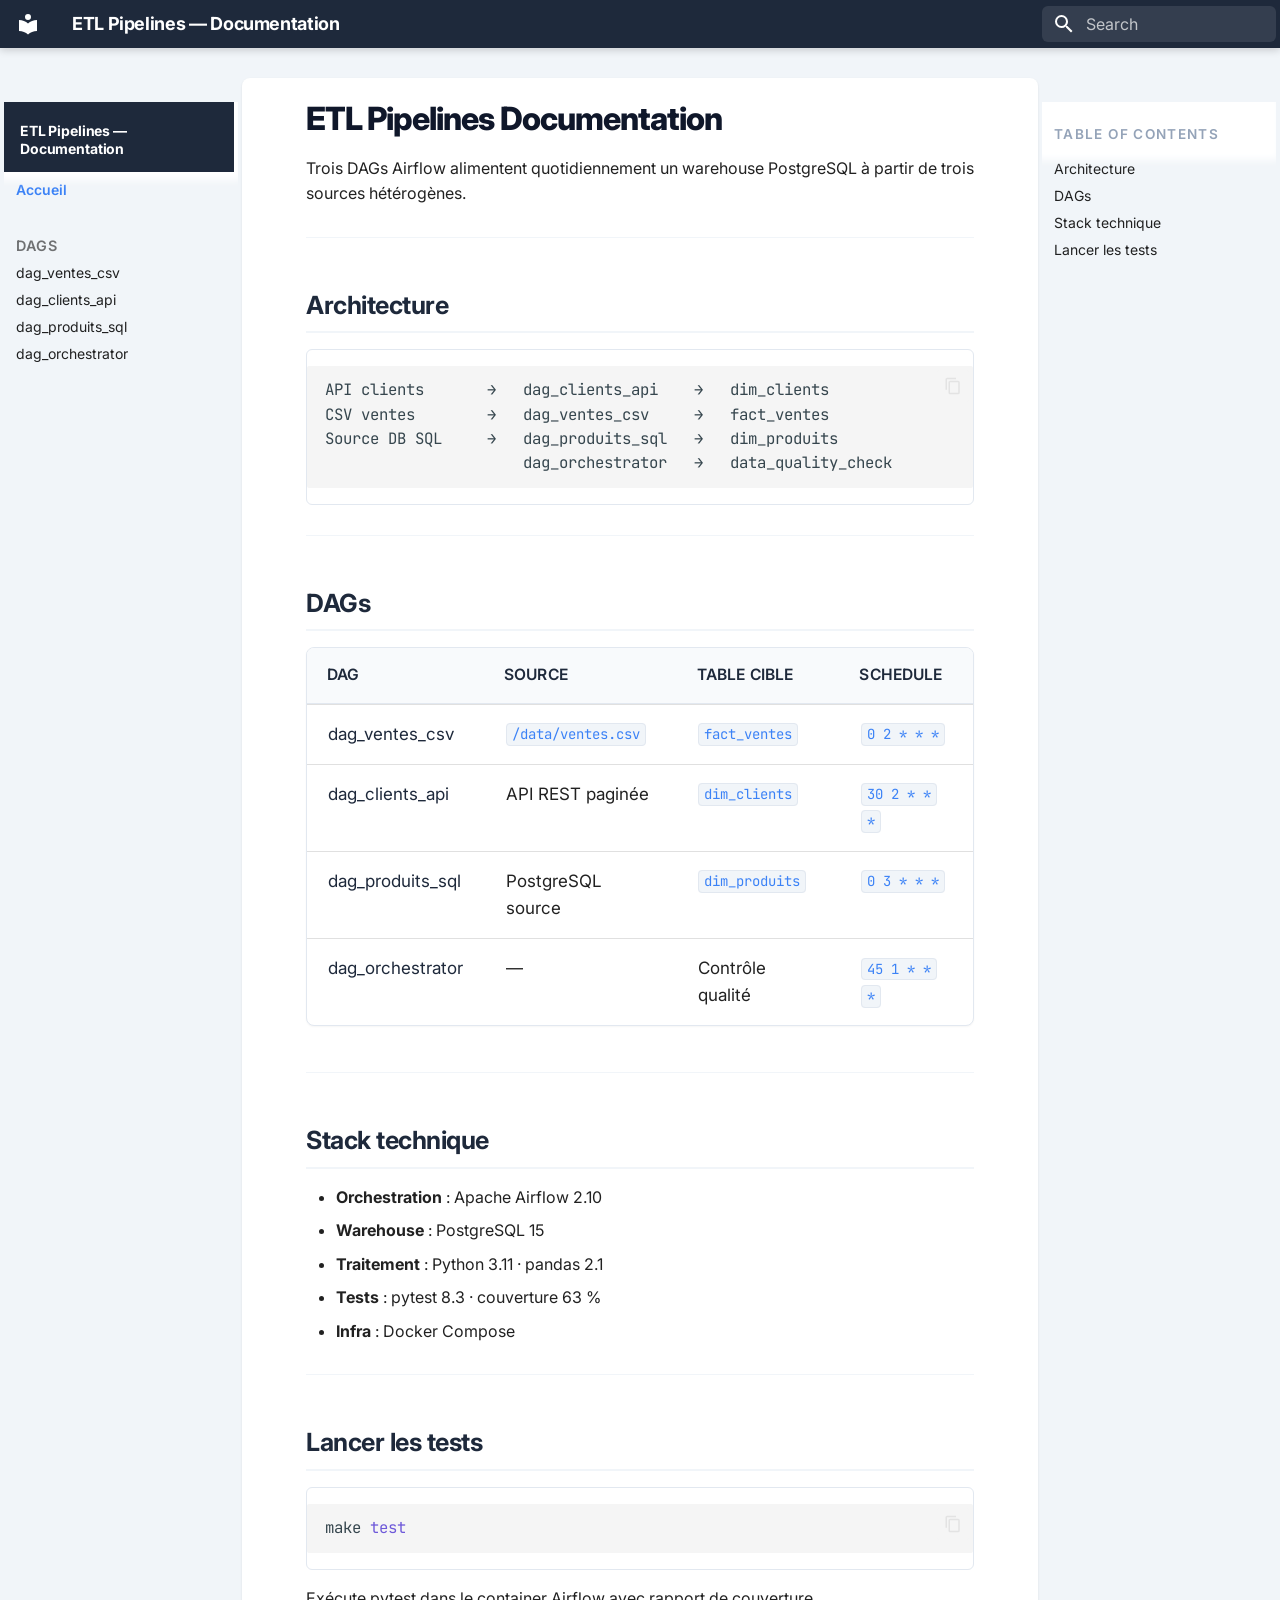
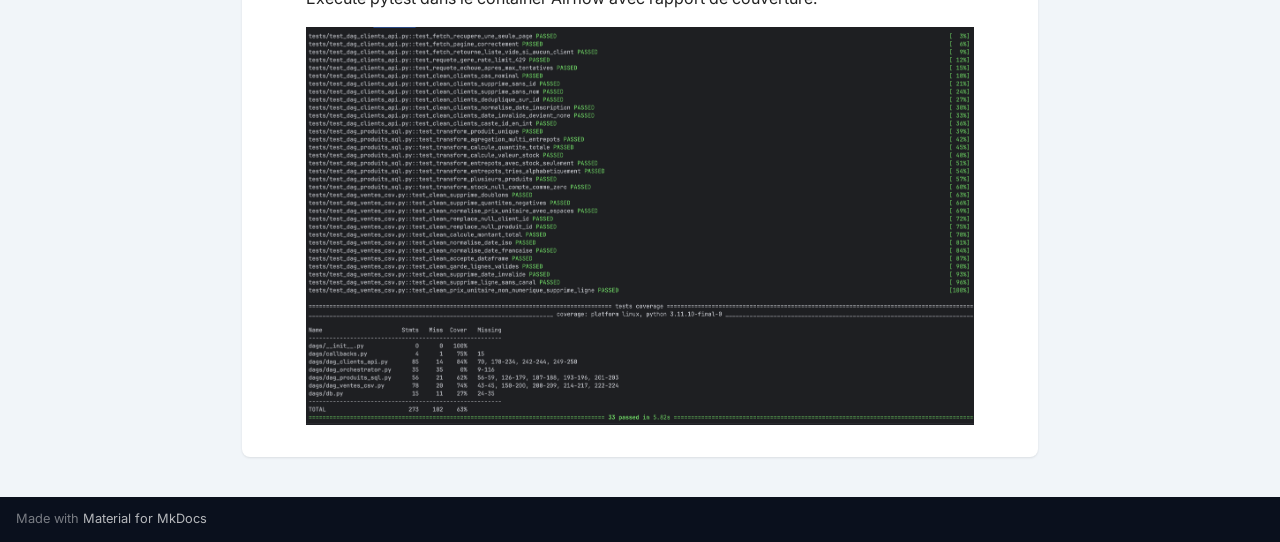
<file: site/index.html>
<!doctype html>
<html lang="en" class="no-js">
  <head>
    
      <meta charset="utf-8">
      <meta name="viewport" content="width=device-width,initial-scale=1">
      
        <meta name="description" content="Documentation des DAGs Airflow pour le pipeline ETL Vélib temps réel">
      
      
        <meta name="author" content="Julien C.">
      
      
      
      
        <link rel="next" href="dags/ventes-csv/">
      
      
        
      
      
      <link rel="icon" href="assets/images/favicon.png">
      <meta name="generator" content="mkdocs-1.6.1, mkdocs-material-9.7.6">
    
    
      
        <title>ETL Pipelines — Documentation</title>
      
    
    
      <link rel="stylesheet" href="assets/stylesheets/main.484c7ddc.min.css">
      
        
        <link rel="stylesheet" href="assets/stylesheets/palette.ab4e12ef.min.css">
      
      


    
    
      
    
    
      
        
        
        <link rel="preconnect" href="https://fonts.gstatic.com" crossorigin>
        <link rel="stylesheet" href="https://fonts.googleapis.com/css?family=Inter:300,300i,400,400i,700,700i%7CJetBrains+Mono:400,400i,700,700i&display=fallback">
        <style>:root{--md-text-font:"Inter";--md-code-font:"JetBrains Mono"}</style>
      
    
    
      <link rel="stylesheet" href="stylesheets/extra.css">
    
    <script>__md_scope=new URL(".",location),__md_hash=e=>[...e].reduce(((e,_)=>(e<<5)-e+_.charCodeAt(0)),0),__md_get=(e,_=localStorage,t=__md_scope)=>JSON.parse(_.getItem(t.pathname+"."+e)),__md_set=(e,_,t=localStorage,a=__md_scope)=>{try{t.setItem(a.pathname+"."+e,JSON.stringify(_))}catch(e){}}</script>
    
      

    
    
  </head>
  
  
    
    
      
    
    
    
    
    <body dir="ltr" data-md-color-scheme="default" data-md-color-primary="custom" data-md-color-accent="custom">
  
    
    <input class="md-toggle" data-md-toggle="drawer" type="checkbox" id="__drawer" autocomplete="off">
    <input class="md-toggle" data-md-toggle="search" type="checkbox" id="__search" autocomplete="off">
    <label class="md-overlay" for="__drawer"></label>
    <div data-md-component="skip">
      
        
        <a href="#etl-pipelines-documentation" class="md-skip">
          Skip to content
        </a>
      
    </div>
    <div data-md-component="announce">
      
    </div>
    
    
      

  

<header class="md-header md-header--shadow" data-md-component="header">
  <nav class="md-header__inner md-grid" aria-label="Header">
    <a href="." title="ETL Pipelines — Documentation" class="md-header__button md-logo" aria-label="ETL Pipelines — Documentation" data-md-component="logo">
      
  
  <svg xmlns="http://www.w3.org/2000/svg" viewBox="0 0 24 24"><path d="M12 8a3 3 0 0 0 3-3 3 3 0 0 0-3-3 3 3 0 0 0-3 3 3 3 0 0 0 3 3m0 3.54C9.64 9.35 6.5 8 3 8v11c3.5 0 6.64 1.35 9 3.54 2.36-2.19 5.5-3.54 9-3.54V8c-3.5 0-6.64 1.35-9 3.54"/></svg>

    </a>
    <label class="md-header__button md-icon" for="__drawer">
      
      <svg xmlns="http://www.w3.org/2000/svg" viewBox="0 0 24 24"><path d="M3 6h18v2H3zm0 5h18v2H3zm0 5h18v2H3z"/></svg>
    </label>
    <div class="md-header__title" data-md-component="header-title">
      <div class="md-header__ellipsis">
        <div class="md-header__topic">
          <span class="md-ellipsis">
            ETL Pipelines — Documentation
          </span>
        </div>
        <div class="md-header__topic" data-md-component="header-topic">
          <span class="md-ellipsis">
            
              Accueil
            
          </span>
        </div>
      </div>
    </div>
    
      
        <form class="md-header__option" data-md-component="palette">
  
    
    
    
    <input class="md-option" data-md-color-media="" data-md-color-scheme="default" data-md-color-primary="custom" data-md-color-accent="custom"  aria-hidden="true"  type="radio" name="__palette" id="__palette_0">
    
  
</form>
      
    
    
      <script>var palette=__md_get("__palette");if(palette&&palette.color){if("(prefers-color-scheme)"===palette.color.media){var media=matchMedia("(prefers-color-scheme: light)"),input=document.querySelector(media.matches?"[data-md-color-media='(prefers-color-scheme: light)']":"[data-md-color-media='(prefers-color-scheme: dark)']");palette.color.media=input.getAttribute("data-md-color-media"),palette.color.scheme=input.getAttribute("data-md-color-scheme"),palette.color.primary=input.getAttribute("data-md-color-primary"),palette.color.accent=input.getAttribute("data-md-color-accent")}for(var[key,value]of Object.entries(palette.color))document.body.setAttribute("data-md-color-"+key,value)}</script>
    
    
    
      
      
        <label class="md-header__button md-icon" for="__search">
          
          <svg xmlns="http://www.w3.org/2000/svg" viewBox="0 0 24 24"><path d="M9.5 3A6.5 6.5 0 0 1 16 9.5c0 1.61-.59 3.09-1.56 4.23l.27.27h.79l5 5-1.5 1.5-5-5v-.79l-.27-.27A6.52 6.52 0 0 1 9.5 16 6.5 6.5 0 0 1 3 9.5 6.5 6.5 0 0 1 9.5 3m0 2C7 5 5 7 5 9.5S7 14 9.5 14 14 12 14 9.5 12 5 9.5 5"/></svg>
        </label>
        <div class="md-search" data-md-component="search" role="dialog">
  <label class="md-search__overlay" for="__search"></label>
  <div class="md-search__inner" role="search">
    <form class="md-search__form" name="search">
      <input type="text" class="md-search__input" name="query" aria-label="Search" placeholder="Search" autocapitalize="off" autocorrect="off" autocomplete="off" spellcheck="false" data-md-component="search-query" required>
      <label class="md-search__icon md-icon" for="__search">
        
        <svg xmlns="http://www.w3.org/2000/svg" viewBox="0 0 24 24"><path d="M9.5 3A6.5 6.5 0 0 1 16 9.5c0 1.61-.59 3.09-1.56 4.23l.27.27h.79l5 5-1.5 1.5-5-5v-.79l-.27-.27A6.52 6.52 0 0 1 9.5 16 6.5 6.5 0 0 1 3 9.5 6.5 6.5 0 0 1 9.5 3m0 2C7 5 5 7 5 9.5S7 14 9.5 14 14 12 14 9.5 12 5 9.5 5"/></svg>
        
        <svg xmlns="http://www.w3.org/2000/svg" viewBox="0 0 24 24"><path d="M20 11v2H8l5.5 5.5-1.42 1.42L4.16 12l7.92-7.92L13.5 5.5 8 11z"/></svg>
      </label>
      <nav class="md-search__options" aria-label="Search">
        
        <button type="reset" class="md-search__icon md-icon" title="Clear" aria-label="Clear" tabindex="-1">
          
          <svg xmlns="http://www.w3.org/2000/svg" viewBox="0 0 24 24"><path d="M19 6.41 17.59 5 12 10.59 6.41 5 5 6.41 10.59 12 5 17.59 6.41 19 12 13.41 17.59 19 19 17.59 13.41 12z"/></svg>
        </button>
      </nav>
      
        <div class="md-search__suggest" data-md-component="search-suggest"></div>
      
    </form>
    <div class="md-search__output">
      <div class="md-search__scrollwrap" tabindex="0" data-md-scrollfix>
        <div class="md-search-result" data-md-component="search-result">
          <div class="md-search-result__meta">
            Initializing search
          </div>
          <ol class="md-search-result__list" role="presentation"></ol>
        </div>
      </div>
    </div>
  </div>
</div>
      
    
    
  </nav>
  
</header>
    
    <div class="md-container" data-md-component="container">
      
      
        
          
        
      
      <main class="md-main" data-md-component="main">
        <div class="md-main__inner md-grid">
          
            
              
              <div class="md-sidebar md-sidebar--primary" data-md-component="sidebar" data-md-type="navigation" >
                <div class="md-sidebar__scrollwrap">
                  <div class="md-sidebar__inner">
                    



<nav class="md-nav md-nav--primary" aria-label="Navigation" data-md-level="0">
  <label class="md-nav__title" for="__drawer">
    <a href="." title="ETL Pipelines — Documentation" class="md-nav__button md-logo" aria-label="ETL Pipelines — Documentation" data-md-component="logo">
      
  
  <svg xmlns="http://www.w3.org/2000/svg" viewBox="0 0 24 24"><path d="M12 8a3 3 0 0 0 3-3 3 3 0 0 0-3-3 3 3 0 0 0-3 3 3 3 0 0 0 3 3m0 3.54C9.64 9.35 6.5 8 3 8v11c3.5 0 6.64 1.35 9 3.54 2.36-2.19 5.5-3.54 9-3.54V8c-3.5 0-6.64 1.35-9 3.54"/></svg>

    </a>
    ETL Pipelines — Documentation
  </label>
  
  <ul class="md-nav__list" data-md-scrollfix>
    
      
      
  
  
    
  
  
  
    <li class="md-nav__item md-nav__item--active">
      
      <input class="md-nav__toggle md-toggle" type="checkbox" id="__toc">
      
      
        
      
      
        <label class="md-nav__link md-nav__link--active" for="__toc">
          
  
  
  <span class="md-ellipsis">
    
  
    Accueil
  

    
  </span>
  
  

          <span class="md-nav__icon md-icon"></span>
        </label>
      
      <a href="." class="md-nav__link md-nav__link--active">
        
  
  
  <span class="md-ellipsis">
    
  
    Accueil
  

    
  </span>
  
  

      </a>
      
        

<nav class="md-nav md-nav--secondary" aria-label="Table of contents">
  
  
  
    
  
  
    <label class="md-nav__title" for="__toc">
      <span class="md-nav__icon md-icon"></span>
      Table of contents
    </label>
    <ul class="md-nav__list" data-md-component="toc" data-md-scrollfix>
      
        <li class="md-nav__item">
  <a href="#architecture" class="md-nav__link">
    <span class="md-ellipsis">
      
        Architecture
      
    </span>
  </a>
  
</li>
      
        <li class="md-nav__item">
  <a href="#dags" class="md-nav__link">
    <span class="md-ellipsis">
      
        DAGs
      
    </span>
  </a>
  
</li>
      
        <li class="md-nav__item">
  <a href="#stack-technique" class="md-nav__link">
    <span class="md-ellipsis">
      
        Stack technique
      
    </span>
  </a>
  
</li>
      
        <li class="md-nav__item">
  <a href="#lancer-les-tests" class="md-nav__link">
    <span class="md-ellipsis">
      
        Lancer les tests
      
    </span>
  </a>
  
</li>
      
    </ul>
  
</nav>
      
    </li>
  

    
      
      
  
  
  
  
    
    
      
        
      
        
      
        
      
        
      
    
    
    
      
        
        
      
    
    
    <li class="md-nav__item md-nav__item--section md-nav__item--nested">
      
        
        
        <input class="md-nav__toggle md-toggle " type="checkbox" id="__nav_2" >
        
          
          <label class="md-nav__link" for="__nav_2" id="__nav_2_label" tabindex="">
            
  
  
  <span class="md-ellipsis">
    
  
    DAGs
  

    
  </span>
  
  

            <span class="md-nav__icon md-icon"></span>
          </label>
        
        <nav class="md-nav" data-md-level="1" aria-labelledby="__nav_2_label" aria-expanded="false">
          <label class="md-nav__title" for="__nav_2">
            <span class="md-nav__icon md-icon"></span>
            
  
    DAGs
  

          </label>
          <ul class="md-nav__list" data-md-scrollfix>
            
              
                
  
  
  
  
    <li class="md-nav__item">
      <a href="dags/ventes-csv/" class="md-nav__link">
        
  
  
  <span class="md-ellipsis">
    
  
    dag_ventes_csv
  

    
  </span>
  
  

      </a>
    </li>
  

              
            
              
                
  
  
  
  
    <li class="md-nav__item">
      <a href="dags/clients-api/" class="md-nav__link">
        
  
  
  <span class="md-ellipsis">
    
  
    dag_clients_api
  

    
  </span>
  
  

      </a>
    </li>
  

              
            
              
                
  
  
  
  
    <li class="md-nav__item">
      <a href="dags/produits-sql/" class="md-nav__link">
        
  
  
  <span class="md-ellipsis">
    
  
    dag_produits_sql
  

    
  </span>
  
  

      </a>
    </li>
  

              
            
              
                
  
  
  
  
    <li class="md-nav__item">
      <a href="dags/orchestrator/" class="md-nav__link">
        
  
  
  <span class="md-ellipsis">
    
  
    dag_orchestrator
  

    
  </span>
  
  

      </a>
    </li>
  

              
            
          </ul>
        </nav>
      
    </li>
  

    
  </ul>
</nav>
                  </div>
                </div>
              </div>
            
            
              
              <div class="md-sidebar md-sidebar--secondary" data-md-component="sidebar" data-md-type="toc" >
                <div class="md-sidebar__scrollwrap">
                  <div class="md-sidebar__inner">
                    

<nav class="md-nav md-nav--secondary" aria-label="Table of contents">
  
  
  
    
  
  
    <label class="md-nav__title" for="__toc">
      <span class="md-nav__icon md-icon"></span>
      Table of contents
    </label>
    <ul class="md-nav__list" data-md-component="toc" data-md-scrollfix>
      
        <li class="md-nav__item">
  <a href="#architecture" class="md-nav__link">
    <span class="md-ellipsis">
      
        Architecture
      
    </span>
  </a>
  
</li>
      
        <li class="md-nav__item">
  <a href="#dags" class="md-nav__link">
    <span class="md-ellipsis">
      
        DAGs
      
    </span>
  </a>
  
</li>
      
        <li class="md-nav__item">
  <a href="#stack-technique" class="md-nav__link">
    <span class="md-ellipsis">
      
        Stack technique
      
    </span>
  </a>
  
</li>
      
        <li class="md-nav__item">
  <a href="#lancer-les-tests" class="md-nav__link">
    <span class="md-ellipsis">
      
        Lancer les tests
      
    </span>
  </a>
  
</li>
      
    </ul>
  
</nav>
                  </div>
                </div>
              </div>
            
          
          
            <div class="md-content" data-md-component="content">
              
              <article class="md-content__inner md-typeset">
                
                  



<h1 id="etl-pipelines-documentation">ETL Pipelines Documentation</h1>
<p>Trois DAGs Airflow alimentent quotidiennement un warehouse PostgreSQL à partir de trois sources hétérogènes.</p>
<hr />
<h2 id="architecture">Architecture</h2>
<div class="language-text highlight"><pre><span></span><code><span id="__span-0-1"><a id="__codelineno-0-1" name="__codelineno-0-1" href="#__codelineno-0-1"></a>API clients       →   dag_clients_api    →   dim_clients
</span><span id="__span-0-2"><a id="__codelineno-0-2" name="__codelineno-0-2" href="#__codelineno-0-2"></a>CSV ventes        →   dag_ventes_csv     →   fact_ventes
</span><span id="__span-0-3"><a id="__codelineno-0-3" name="__codelineno-0-3" href="#__codelineno-0-3"></a>Source DB SQL     →   dag_produits_sql   →   dim_produits                                                 
</span><span id="__span-0-4"><a id="__codelineno-0-4" name="__codelineno-0-4" href="#__codelineno-0-4"></a>                      dag_orchestrator   →   data_quality_check
</span></code></pre></div>
<hr />
<h2 id="dags">DAGs</h2>
<table>
<thead>
<tr>
<th>DAG</th>
<th>Source</th>
<th>Table cible</th>
<th>Schedule</th>
</tr>
</thead>
<tbody>
<tr>
<td><a href="dags/ventes-csv/">dag_ventes_csv</a></td>
<td><code>/data/ventes.csv</code></td>
<td><code>fact_ventes</code></td>
<td><code>0 2 * * *</code></td>
</tr>
<tr>
<td><a href="dags/clients-api/">dag_clients_api</a></td>
<td>API REST paginée</td>
<td><code>dim_clients</code></td>
<td><code>30 2 * * *</code></td>
</tr>
<tr>
<td><a href="dags/produits-sql/">dag_produits_sql</a></td>
<td>PostgreSQL source</td>
<td><code>dim_produits</code></td>
<td><code>0 3 * * *</code></td>
</tr>
<tr>
<td><a href="dags/orchestrator/">dag_orchestrator</a></td>
<td>—</td>
<td>Contrôle qualité</td>
<td><code>45 1 * * *</code></td>
</tr>
</tbody>
</table>
<hr />
<h2 id="stack-technique">Stack technique</h2>
<ul>
<li><strong>Orchestration</strong> : Apache Airflow 2.10</li>
<li><strong>Warehouse</strong> : PostgreSQL 15</li>
<li><strong>Traitement</strong> : Python 3.11 · pandas 2.1</li>
<li><strong>Tests</strong> : pytest 8.3 · couverture 63 %</li>
<li><strong>Infra</strong> : Docker Compose</li>
</ul>
<hr />
<h2 id="lancer-les-tests">Lancer les tests</h2>
<div class="language-bash highlight"><pre><span></span><code><span id="__span-1-1"><a id="__codelineno-1-1" name="__codelineno-1-1" href="#__codelineno-1-1"></a>make<span class="w"> </span><span class="nb">test</span>
</span></code></pre></div>
<p>Exécute pytest dans le container Airflow avec rapport de couverture.</p>
<p><img alt="Résultats pytest" src="assets/pytest.png" /></p>












                
              </article>
            </div>
          
          
  <script>var tabs=__md_get("__tabs");if(Array.isArray(tabs))e:for(var set of document.querySelectorAll(".tabbed-set")){var labels=set.querySelector(".tabbed-labels");for(var tab of tabs)for(var label of labels.getElementsByTagName("label"))if(label.innerText.trim()===tab){var input=document.getElementById(label.htmlFor);input.checked=!0;continue e}}</script>

<script>var target=document.getElementById(location.hash.slice(1));target&&target.name&&(target.checked=target.name.startsWith("__tabbed_"))</script>
        </div>
        
          <button type="button" class="md-top md-icon" data-md-component="top" hidden>
  
  <svg xmlns="http://www.w3.org/2000/svg" viewBox="0 0 24 24"><path d="M13 20h-2V8l-5.5 5.5-1.42-1.42L12 4.16l7.92 7.92-1.42 1.42L13 8z"/></svg>
  Back to top
</button>
        
      </main>
      
        <footer class="md-footer">
  
  <div class="md-footer-meta md-typeset">
    <div class="md-footer-meta__inner md-grid">
      <div class="md-copyright">
  
  
    Made with
    <a href="https://squidfunk.github.io/mkdocs-material/" target="_blank" rel="noopener">
      Material for MkDocs
    </a>
  
</div>
      
    </div>
  </div>
</footer>
      
    </div>
    <div class="md-dialog" data-md-component="dialog">
      <div class="md-dialog__inner md-typeset"></div>
    </div>
    
    
    
      
      
      <script id="__config" type="application/json">{"annotate": null, "base": ".", "features": ["navigation.instant", "navigation.sections", "navigation.top", "navigation.indexes", "toc.follow", "content.code.copy", "content.code.annotate", "content.tabs.link", "search.highlight", "search.suggest"], "search": "assets/javascripts/workers/search.2c215733.min.js", "tags": null, "translations": {"clipboard.copied": "Copied to clipboard", "clipboard.copy": "Copy to clipboard", "search.result.more.one": "1 more on this page", "search.result.more.other": "# more on this page", "search.result.none": "No matching documents", "search.result.one": "1 matching document", "search.result.other": "# matching documents", "search.result.placeholder": "Type to start searching", "search.result.term.missing": "Missing", "select.version": "Select version"}, "version": null}</script>
    
    
      <script src="assets/javascripts/bundle.79ae519e.min.js"></script>
      
    
  </body>
</html>
</file>
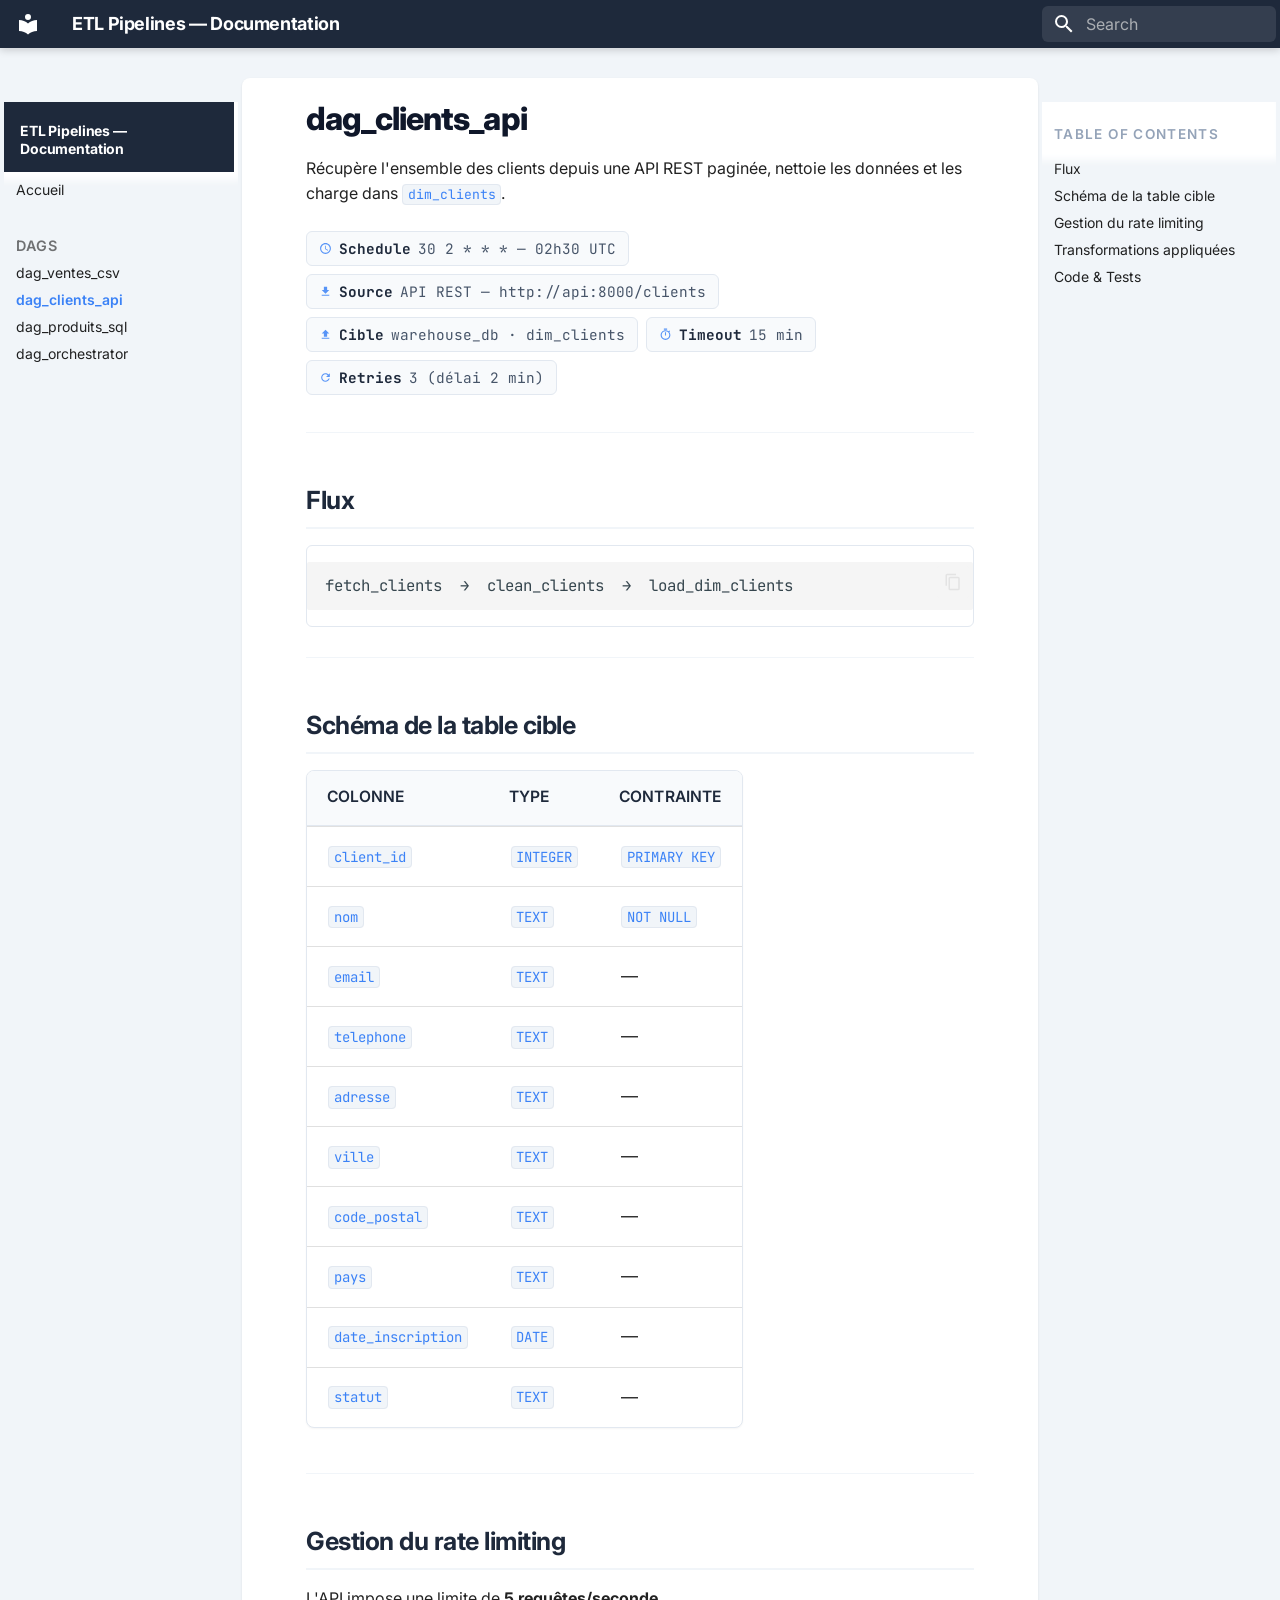
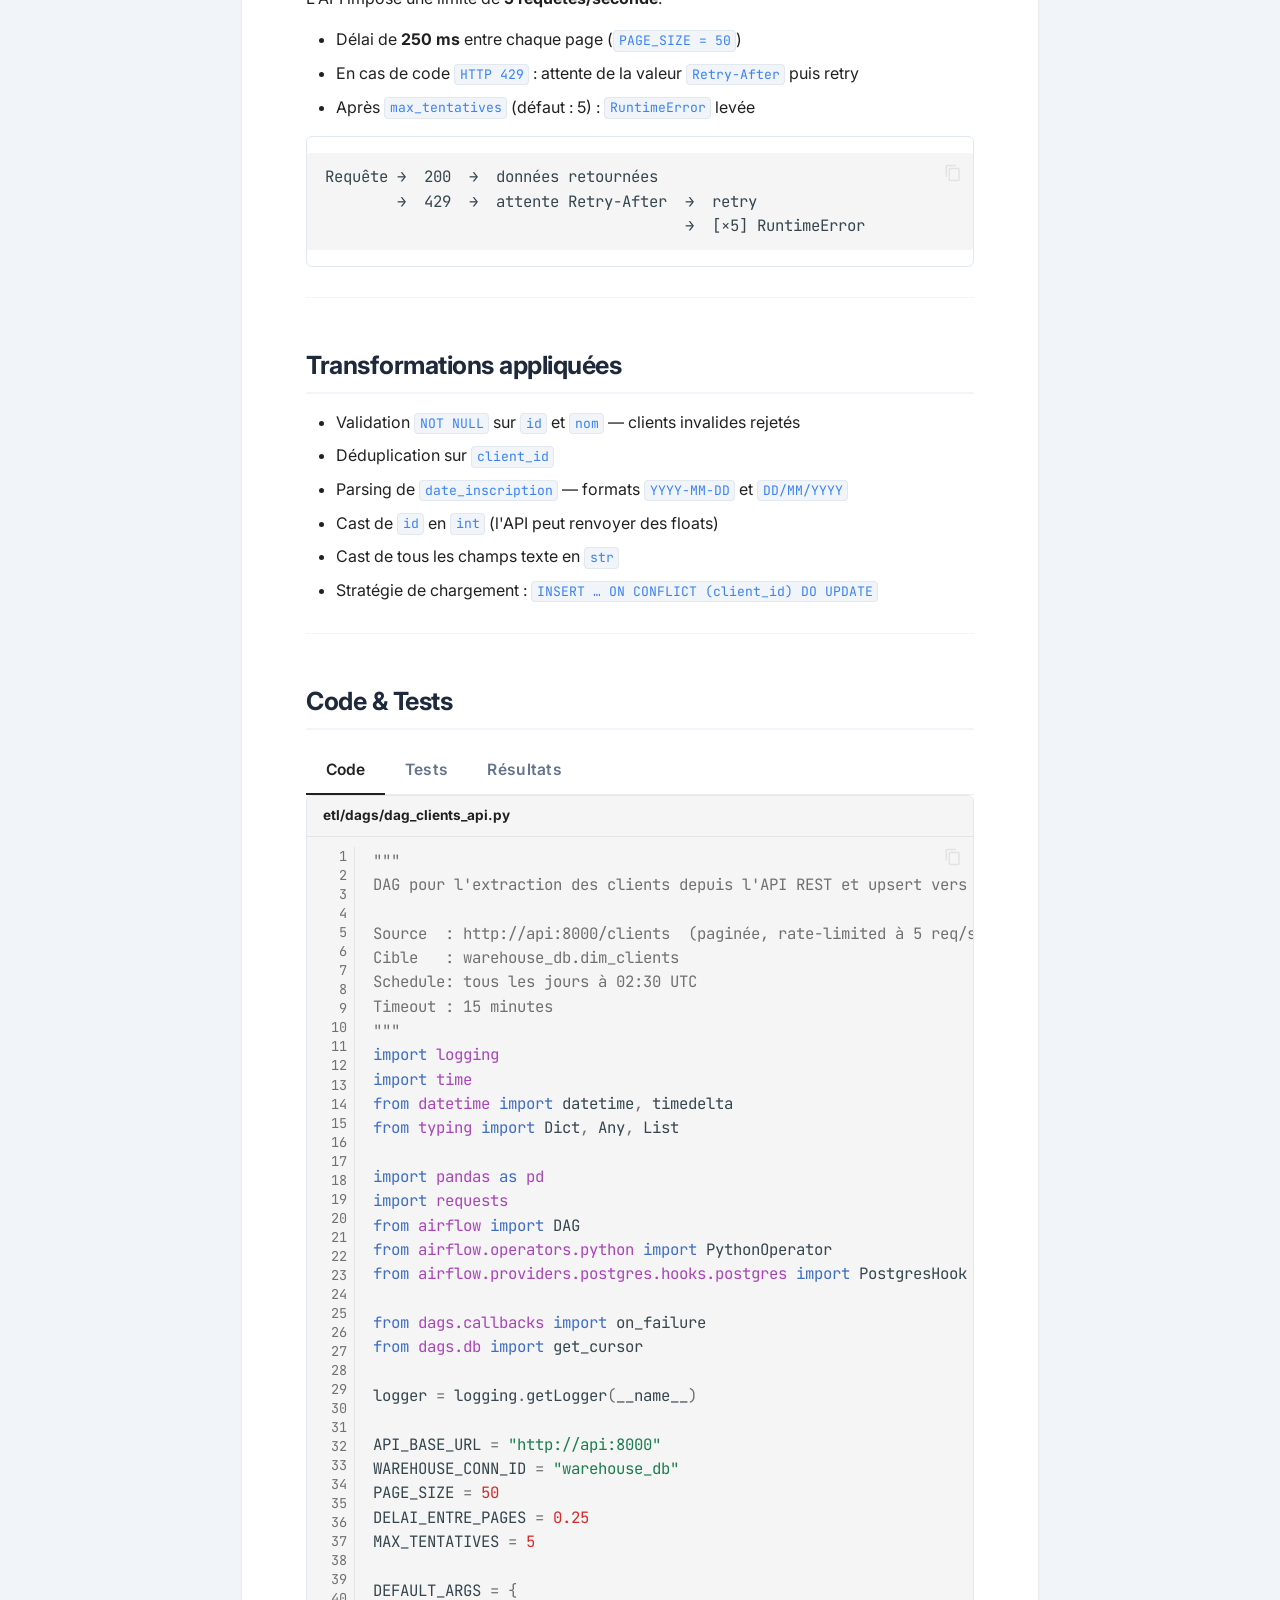
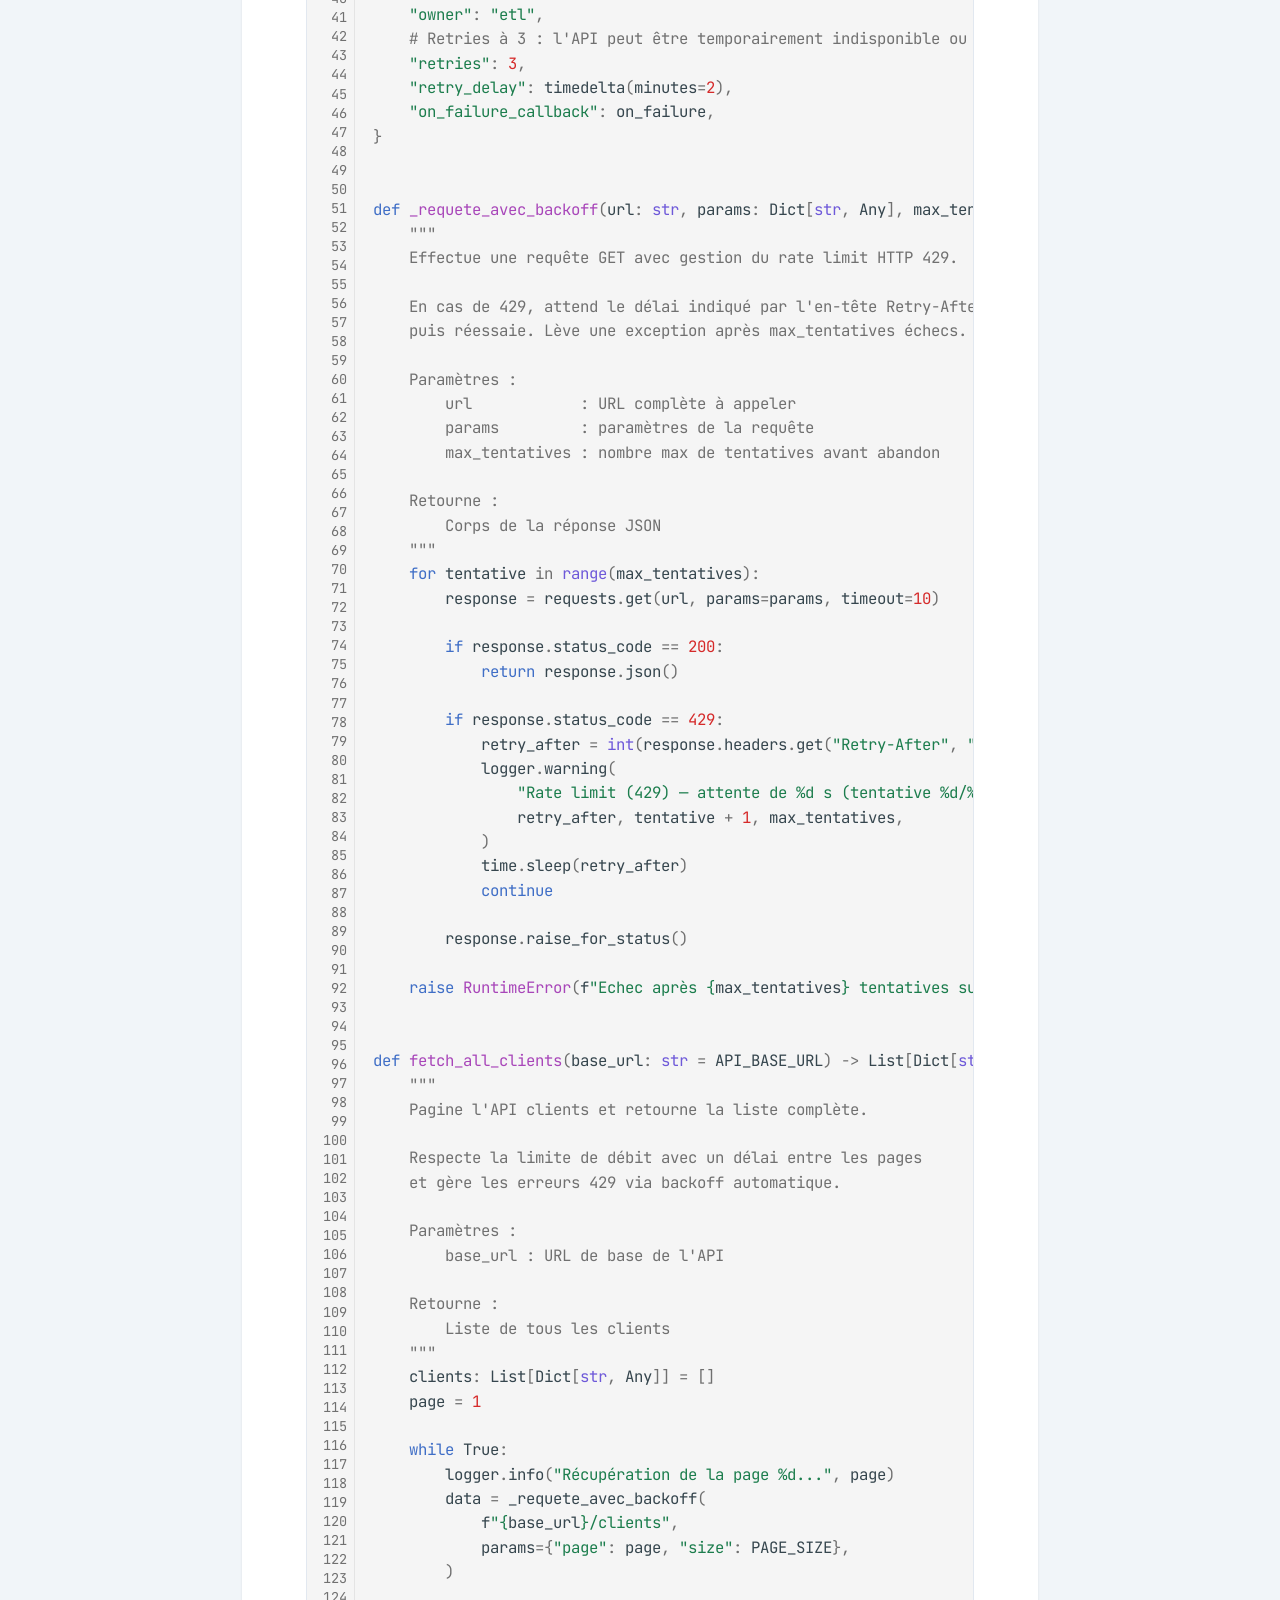
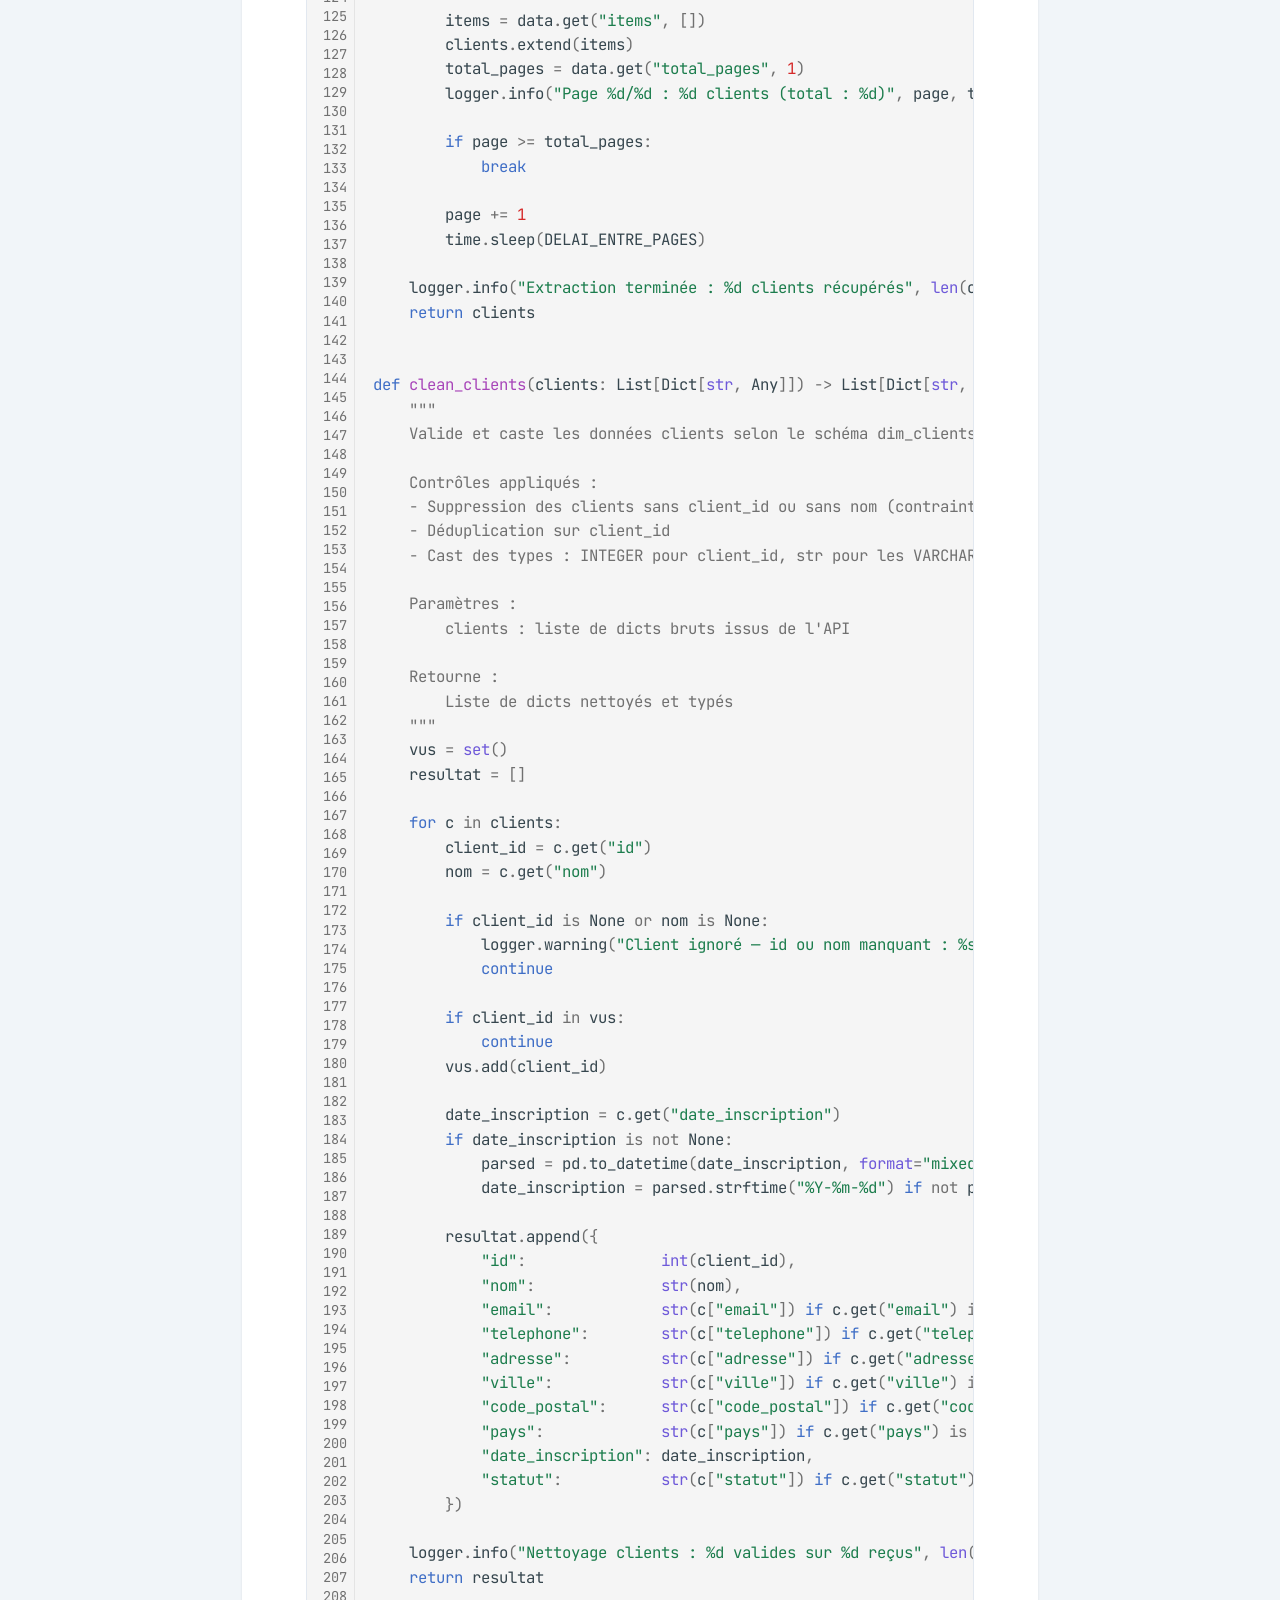
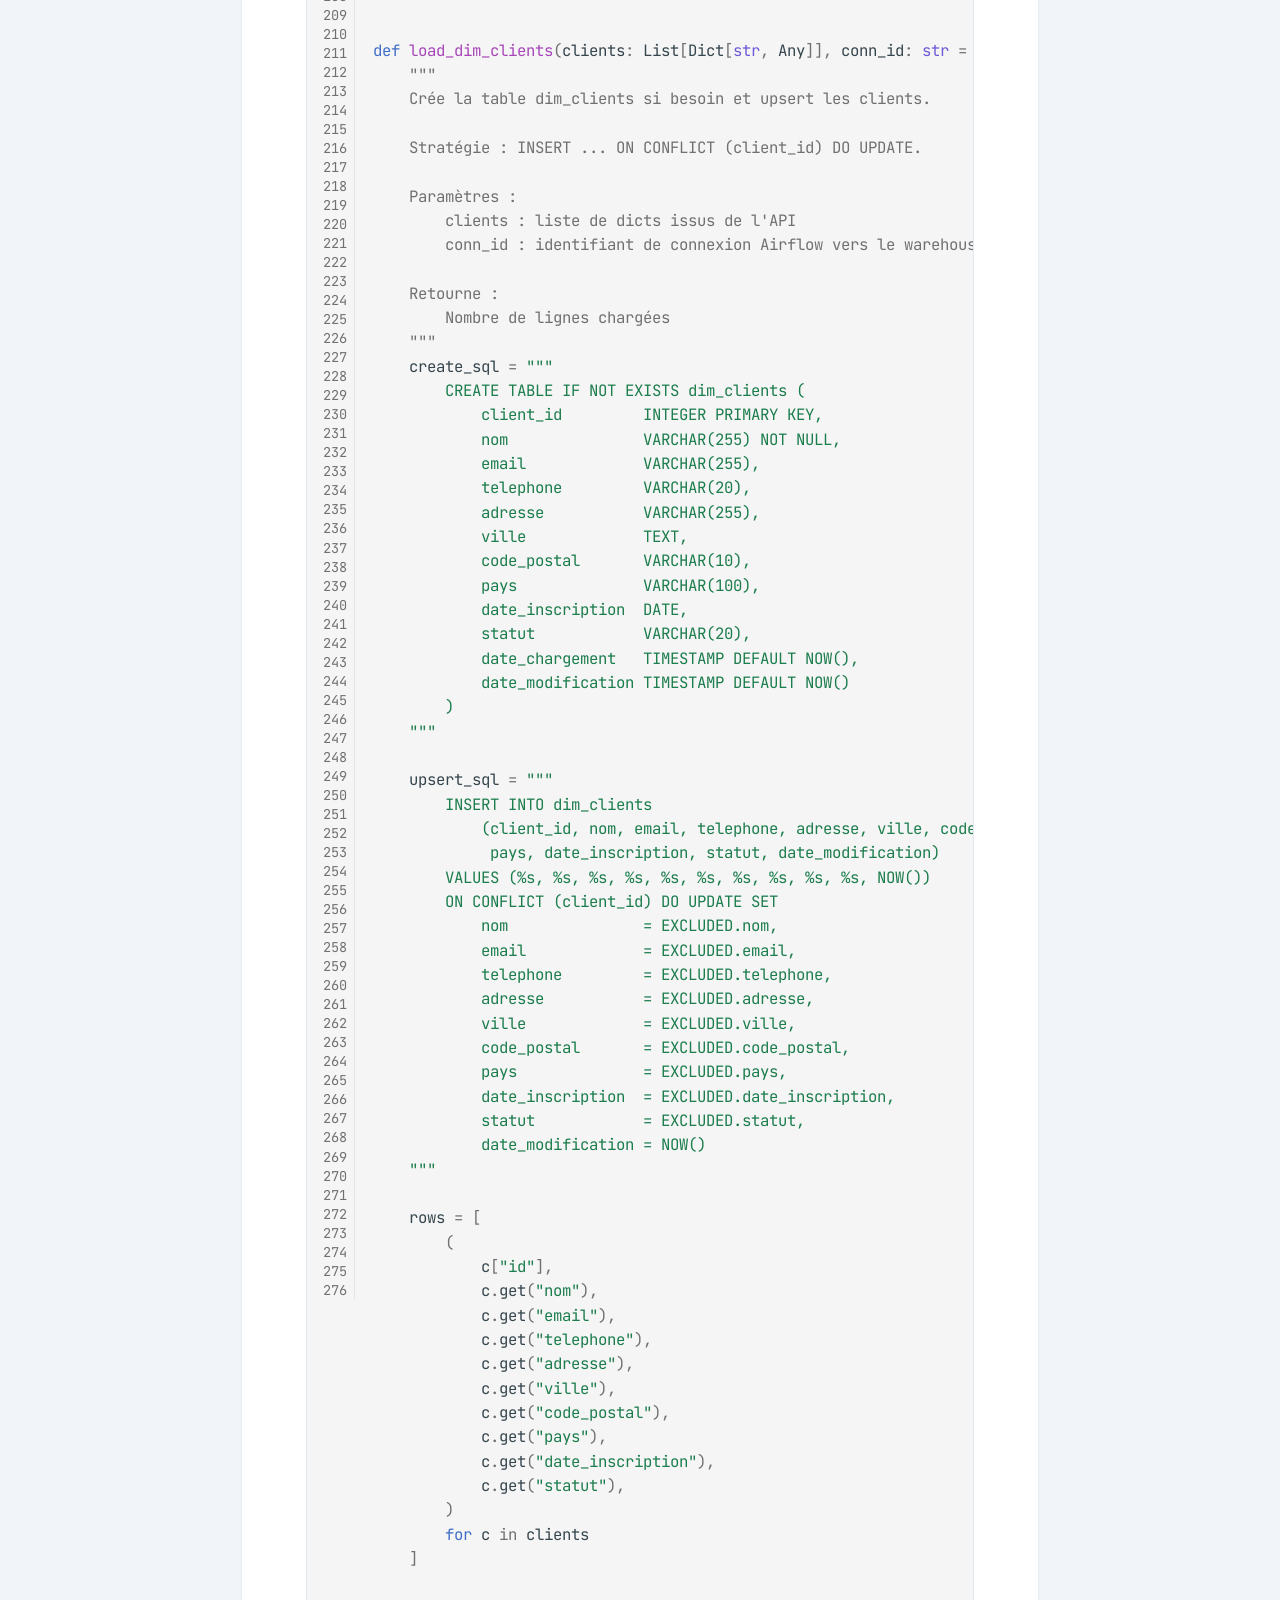
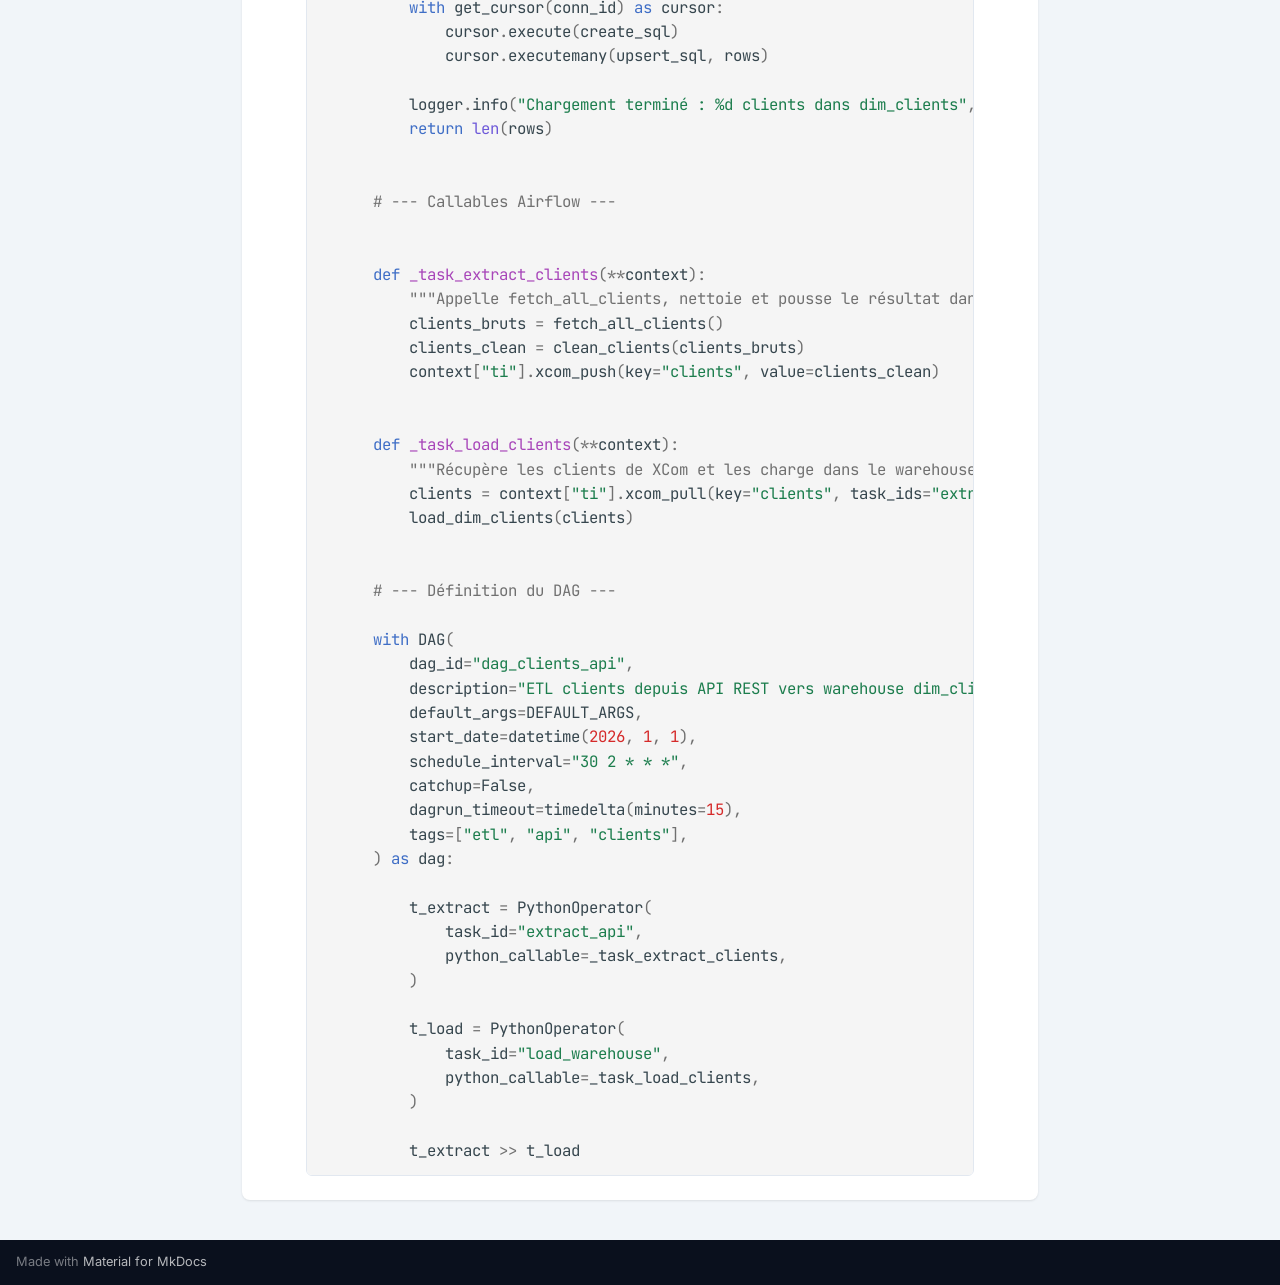
<file: site/dags/clients-api/index.html>
<!doctype html>
<html lang="en" class="no-js">
  <head>
    
      <meta charset="utf-8">
      <meta name="viewport" content="width=device-width,initial-scale=1">
      
        <meta name="description" content="Documentation des DAGs Airflow pour le pipeline ETL Vélib temps réel">
      
      
        <meta name="author" content="Julien C.">
      
      
      
        <link rel="prev" href="../ventes-csv/">
      
      
        <link rel="next" href="../produits-sql/">
      
      
        
      
      
      <link rel="icon" href="../../assets/images/favicon.png">
      <meta name="generator" content="mkdocs-1.6.1, mkdocs-material-9.7.6">
    
    
      
        <title>dag_clients_api - ETL Pipelines — Documentation</title>
      
    
    
      <link rel="stylesheet" href="../../assets/stylesheets/main.484c7ddc.min.css">
      
        
        <link rel="stylesheet" href="../../assets/stylesheets/palette.ab4e12ef.min.css">
      
      


    
    
      
    
    
      
        
        
        <link rel="preconnect" href="https://fonts.gstatic.com" crossorigin>
        <link rel="stylesheet" href="https://fonts.googleapis.com/css?family=Inter:300,300i,400,400i,700,700i%7CJetBrains+Mono:400,400i,700,700i&display=fallback">
        <style>:root{--md-text-font:"Inter";--md-code-font:"JetBrains Mono"}</style>
      
    
    
      <link rel="stylesheet" href="../../stylesheets/extra.css">
    
    <script>__md_scope=new URL("../..",location),__md_hash=e=>[...e].reduce(((e,_)=>(e<<5)-e+_.charCodeAt(0)),0),__md_get=(e,_=localStorage,t=__md_scope)=>JSON.parse(_.getItem(t.pathname+"."+e)),__md_set=(e,_,t=localStorage,a=__md_scope)=>{try{t.setItem(a.pathname+"."+e,JSON.stringify(_))}catch(e){}}</script>
    
      

    
    
  </head>
  
  
    
    
      
    
    
    
    
    <body dir="ltr" data-md-color-scheme="default" data-md-color-primary="custom" data-md-color-accent="custom">
  
    
    <input class="md-toggle" data-md-toggle="drawer" type="checkbox" id="__drawer" autocomplete="off">
    <input class="md-toggle" data-md-toggle="search" type="checkbox" id="__search" autocomplete="off">
    <label class="md-overlay" for="__drawer"></label>
    <div data-md-component="skip">
      
        
        <a href="#dag_clients_api" class="md-skip">
          Skip to content
        </a>
      
    </div>
    <div data-md-component="announce">
      
    </div>
    
    
      

  

<header class="md-header md-header--shadow" data-md-component="header">
  <nav class="md-header__inner md-grid" aria-label="Header">
    <a href="../.." title="ETL Pipelines — Documentation" class="md-header__button md-logo" aria-label="ETL Pipelines — Documentation" data-md-component="logo">
      
  
  <svg xmlns="http://www.w3.org/2000/svg" viewBox="0 0 24 24"><path d="M12 8a3 3 0 0 0 3-3 3 3 0 0 0-3-3 3 3 0 0 0-3 3 3 3 0 0 0 3 3m0 3.54C9.64 9.35 6.5 8 3 8v11c3.5 0 6.64 1.35 9 3.54 2.36-2.19 5.5-3.54 9-3.54V8c-3.5 0-6.64 1.35-9 3.54"/></svg>

    </a>
    <label class="md-header__button md-icon" for="__drawer">
      
      <svg xmlns="http://www.w3.org/2000/svg" viewBox="0 0 24 24"><path d="M3 6h18v2H3zm0 5h18v2H3zm0 5h18v2H3z"/></svg>
    </label>
    <div class="md-header__title" data-md-component="header-title">
      <div class="md-header__ellipsis">
        <div class="md-header__topic">
          <span class="md-ellipsis">
            ETL Pipelines — Documentation
          </span>
        </div>
        <div class="md-header__topic" data-md-component="header-topic">
          <span class="md-ellipsis">
            
              dag_clients_api
            
          </span>
        </div>
      </div>
    </div>
    
      
        <form class="md-header__option" data-md-component="palette">
  
    
    
    
    <input class="md-option" data-md-color-media="" data-md-color-scheme="default" data-md-color-primary="custom" data-md-color-accent="custom"  aria-hidden="true"  type="radio" name="__palette" id="__palette_0">
    
  
</form>
      
    
    
      <script>var palette=__md_get("__palette");if(palette&&palette.color){if("(prefers-color-scheme)"===palette.color.media){var media=matchMedia("(prefers-color-scheme: light)"),input=document.querySelector(media.matches?"[data-md-color-media='(prefers-color-scheme: light)']":"[data-md-color-media='(prefers-color-scheme: dark)']");palette.color.media=input.getAttribute("data-md-color-media"),palette.color.scheme=input.getAttribute("data-md-color-scheme"),palette.color.primary=input.getAttribute("data-md-color-primary"),palette.color.accent=input.getAttribute("data-md-color-accent")}for(var[key,value]of Object.entries(palette.color))document.body.setAttribute("data-md-color-"+key,value)}</script>
    
    
    
      
      
        <label class="md-header__button md-icon" for="__search">
          
          <svg xmlns="http://www.w3.org/2000/svg" viewBox="0 0 24 24"><path d="M9.5 3A6.5 6.5 0 0 1 16 9.5c0 1.61-.59 3.09-1.56 4.23l.27.27h.79l5 5-1.5 1.5-5-5v-.79l-.27-.27A6.52 6.52 0 0 1 9.5 16 6.5 6.5 0 0 1 3 9.5 6.5 6.5 0 0 1 9.5 3m0 2C7 5 5 7 5 9.5S7 14 9.5 14 14 12 14 9.5 12 5 9.5 5"/></svg>
        </label>
        <div class="md-search" data-md-component="search" role="dialog">
  <label class="md-search__overlay" for="__search"></label>
  <div class="md-search__inner" role="search">
    <form class="md-search__form" name="search">
      <input type="text" class="md-search__input" name="query" aria-label="Search" placeholder="Search" autocapitalize="off" autocorrect="off" autocomplete="off" spellcheck="false" data-md-component="search-query" required>
      <label class="md-search__icon md-icon" for="__search">
        
        <svg xmlns="http://www.w3.org/2000/svg" viewBox="0 0 24 24"><path d="M9.5 3A6.5 6.5 0 0 1 16 9.5c0 1.61-.59 3.09-1.56 4.23l.27.27h.79l5 5-1.5 1.5-5-5v-.79l-.27-.27A6.52 6.52 0 0 1 9.5 16 6.5 6.5 0 0 1 3 9.5 6.5 6.5 0 0 1 9.5 3m0 2C7 5 5 7 5 9.5S7 14 9.5 14 14 12 14 9.5 12 5 9.5 5"/></svg>
        
        <svg xmlns="http://www.w3.org/2000/svg" viewBox="0 0 24 24"><path d="M20 11v2H8l5.5 5.5-1.42 1.42L4.16 12l7.92-7.92L13.5 5.5 8 11z"/></svg>
      </label>
      <nav class="md-search__options" aria-label="Search">
        
        <button type="reset" class="md-search__icon md-icon" title="Clear" aria-label="Clear" tabindex="-1">
          
          <svg xmlns="http://www.w3.org/2000/svg" viewBox="0 0 24 24"><path d="M19 6.41 17.59 5 12 10.59 6.41 5 5 6.41 10.59 12 5 17.59 6.41 19 12 13.41 17.59 19 19 17.59 13.41 12z"/></svg>
        </button>
      </nav>
      
        <div class="md-search__suggest" data-md-component="search-suggest"></div>
      
    </form>
    <div class="md-search__output">
      <div class="md-search__scrollwrap" tabindex="0" data-md-scrollfix>
        <div class="md-search-result" data-md-component="search-result">
          <div class="md-search-result__meta">
            Initializing search
          </div>
          <ol class="md-search-result__list" role="presentation"></ol>
        </div>
      </div>
    </div>
  </div>
</div>
      
    
    
  </nav>
  
</header>
    
    <div class="md-container" data-md-component="container">
      
      
        
          
        
      
      <main class="md-main" data-md-component="main">
        <div class="md-main__inner md-grid">
          
            
              
              <div class="md-sidebar md-sidebar--primary" data-md-component="sidebar" data-md-type="navigation" >
                <div class="md-sidebar__scrollwrap">
                  <div class="md-sidebar__inner">
                    



<nav class="md-nav md-nav--primary" aria-label="Navigation" data-md-level="0">
  <label class="md-nav__title" for="__drawer">
    <a href="../.." title="ETL Pipelines — Documentation" class="md-nav__button md-logo" aria-label="ETL Pipelines — Documentation" data-md-component="logo">
      
  
  <svg xmlns="http://www.w3.org/2000/svg" viewBox="0 0 24 24"><path d="M12 8a3 3 0 0 0 3-3 3 3 0 0 0-3-3 3 3 0 0 0-3 3 3 3 0 0 0 3 3m0 3.54C9.64 9.35 6.5 8 3 8v11c3.5 0 6.64 1.35 9 3.54 2.36-2.19 5.5-3.54 9-3.54V8c-3.5 0-6.64 1.35-9 3.54"/></svg>

    </a>
    ETL Pipelines — Documentation
  </label>
  
  <ul class="md-nav__list" data-md-scrollfix>
    
      
      
  
  
  
  
    <li class="md-nav__item">
      <a href="../.." class="md-nav__link">
        
  
  
  <span class="md-ellipsis">
    
  
    Accueil
  

    
  </span>
  
  

      </a>
    </li>
  

    
      
      
  
  
    
  
  
  
    
    
      
        
      
        
      
        
      
        
      
    
    
    
      
        
        
      
    
    
    <li class="md-nav__item md-nav__item--active md-nav__item--section md-nav__item--nested">
      
        
        
        <input class="md-nav__toggle md-toggle " type="checkbox" id="__nav_2" checked>
        
          
          <label class="md-nav__link" for="__nav_2" id="__nav_2_label" tabindex="">
            
  
  
  <span class="md-ellipsis">
    
  
    DAGs
  

    
  </span>
  
  

            <span class="md-nav__icon md-icon"></span>
          </label>
        
        <nav class="md-nav" data-md-level="1" aria-labelledby="__nav_2_label" aria-expanded="true">
          <label class="md-nav__title" for="__nav_2">
            <span class="md-nav__icon md-icon"></span>
            
  
    DAGs
  

          </label>
          <ul class="md-nav__list" data-md-scrollfix>
            
              
                
  
  
  
  
    <li class="md-nav__item">
      <a href="../ventes-csv/" class="md-nav__link">
        
  
  
  <span class="md-ellipsis">
    
  
    dag_ventes_csv
  

    
  </span>
  
  

      </a>
    </li>
  

              
            
              
                
  
  
    
  
  
  
    <li class="md-nav__item md-nav__item--active">
      
      <input class="md-nav__toggle md-toggle" type="checkbox" id="__toc">
      
      
        
      
      
        <label class="md-nav__link md-nav__link--active" for="__toc">
          
  
  
  <span class="md-ellipsis">
    
  
    dag_clients_api
  

    
  </span>
  
  

          <span class="md-nav__icon md-icon"></span>
        </label>
      
      <a href="./" class="md-nav__link md-nav__link--active">
        
  
  
  <span class="md-ellipsis">
    
  
    dag_clients_api
  

    
  </span>
  
  

      </a>
      
        

<nav class="md-nav md-nav--secondary" aria-label="Table of contents">
  
  
  
    
  
  
    <label class="md-nav__title" for="__toc">
      <span class="md-nav__icon md-icon"></span>
      Table of contents
    </label>
    <ul class="md-nav__list" data-md-component="toc" data-md-scrollfix>
      
        <li class="md-nav__item">
  <a href="#flux" class="md-nav__link">
    <span class="md-ellipsis">
      
        Flux
      
    </span>
  </a>
  
</li>
      
        <li class="md-nav__item">
  <a href="#schema-de-la-table-cible" class="md-nav__link">
    <span class="md-ellipsis">
      
        Schéma de la table cible
      
    </span>
  </a>
  
</li>
      
        <li class="md-nav__item">
  <a href="#gestion-du-rate-limiting" class="md-nav__link">
    <span class="md-ellipsis">
      
        Gestion du rate limiting
      
    </span>
  </a>
  
</li>
      
        <li class="md-nav__item">
  <a href="#transformations-appliquees" class="md-nav__link">
    <span class="md-ellipsis">
      
        Transformations appliquées
      
    </span>
  </a>
  
</li>
      
        <li class="md-nav__item">
  <a href="#code-tests" class="md-nav__link">
    <span class="md-ellipsis">
      
        Code &amp; Tests
      
    </span>
  </a>
  
</li>
      
    </ul>
  
</nav>
      
    </li>
  

              
            
              
                
  
  
  
  
    <li class="md-nav__item">
      <a href="../produits-sql/" class="md-nav__link">
        
  
  
  <span class="md-ellipsis">
    
  
    dag_produits_sql
  

    
  </span>
  
  

      </a>
    </li>
  

              
            
              
                
  
  
  
  
    <li class="md-nav__item">
      <a href="../orchestrator/" class="md-nav__link">
        
  
  
  <span class="md-ellipsis">
    
  
    dag_orchestrator
  

    
  </span>
  
  

      </a>
    </li>
  

              
            
          </ul>
        </nav>
      
    </li>
  

    
  </ul>
</nav>
                  </div>
                </div>
              </div>
            
            
              
              <div class="md-sidebar md-sidebar--secondary" data-md-component="sidebar" data-md-type="toc" >
                <div class="md-sidebar__scrollwrap">
                  <div class="md-sidebar__inner">
                    

<nav class="md-nav md-nav--secondary" aria-label="Table of contents">
  
  
  
    
  
  
    <label class="md-nav__title" for="__toc">
      <span class="md-nav__icon md-icon"></span>
      Table of contents
    </label>
    <ul class="md-nav__list" data-md-component="toc" data-md-scrollfix>
      
        <li class="md-nav__item">
  <a href="#flux" class="md-nav__link">
    <span class="md-ellipsis">
      
        Flux
      
    </span>
  </a>
  
</li>
      
        <li class="md-nav__item">
  <a href="#schema-de-la-table-cible" class="md-nav__link">
    <span class="md-ellipsis">
      
        Schéma de la table cible
      
    </span>
  </a>
  
</li>
      
        <li class="md-nav__item">
  <a href="#gestion-du-rate-limiting" class="md-nav__link">
    <span class="md-ellipsis">
      
        Gestion du rate limiting
      
    </span>
  </a>
  
</li>
      
        <li class="md-nav__item">
  <a href="#transformations-appliquees" class="md-nav__link">
    <span class="md-ellipsis">
      
        Transformations appliquées
      
    </span>
  </a>
  
</li>
      
        <li class="md-nav__item">
  <a href="#code-tests" class="md-nav__link">
    <span class="md-ellipsis">
      
        Code &amp; Tests
      
    </span>
  </a>
  
</li>
      
    </ul>
  
</nav>
                  </div>
                </div>
              </div>
            
          
          
            <div class="md-content" data-md-component="content">
              
              <article class="md-content__inner md-typeset">
                
                  



<h1 id="dag_clients_api">dag_clients_api</h1>
<p>Récupère l'ensemble des clients depuis une API REST paginée, nettoie les données et les charge dans <code>dim_clients</code>.</p>
<div class="dag-meta">
  <span class="dag-meta-item"><svg xmlns="http://www.w3.org/2000/svg" viewBox="0 0 24 24" width="13" height="13" fill="currentColor"><path d="M12 2C6.5 2 2 6.5 2 12s4.5 10 10 10 10-4.5 10-10S17.5 2 12 2zm0 18c-4.41 0-8-3.59-8-8s3.59-8 8-8 8 3.59 8 8-3.59 8-8 8zm.5-13H11v6l5.25 3.15.75-1.23-4.5-2.67V7z"/></svg> <strong>Schedule</strong> 30 2 * * * — 02h30 UTC</span>
  <span class="dag-meta-item"><svg xmlns="http://www.w3.org/2000/svg" viewBox="0 0 24 24" width="13" height="13" fill="currentColor"><path d="M19 9h-4V3H9v6H5l7 7 7-7zM5 18v2h14v-2H5z"/></svg> <strong>Source</strong> API REST — http://api:8000/clients</span>
  <span class="dag-meta-item"><svg xmlns="http://www.w3.org/2000/svg" viewBox="0 0 24 24" width="13" height="13" fill="currentColor"><path d="M9 16h6v-6h4l-7-7-7 7h4zm-4 2h14v2H5z"/></svg> <strong>Cible</strong> warehouse_db · dim_clients</span>
  <span class="dag-meta-item"><svg xmlns="http://www.w3.org/2000/svg" viewBox="0 0 24 24" width="13" height="13" fill="currentColor"><path d="M15 1H9v2h6V1zm-4 13h2V8h-2v6zm8.03-6.61 1.42-1.42c-.43-.51-.9-.99-1.41-1.41l-1.42 1.42C16.07 4.74 14.12 4 12 4c-4.97 0-9 4.03-9 9s4.02 9 9 9 9-4.03 9-9c0-2.12-.74-4.07-1.97-5.61zM12 20c-3.87 0-7-3.13-7-7s3.13-7 7-7 7 3.13 7 7-3.13 7-7 7z"/></svg> <strong>Timeout</strong> 15 min</span>
  <span class="dag-meta-item"><svg xmlns="http://www.w3.org/2000/svg" viewBox="0 0 24 24" width="13" height="13" fill="currentColor"><path d="M17.65 6.35C16.2 4.9 14.21 4 12 4c-4.42 0-7.99 3.58-7.99 8s3.57 8 7.99 8c3.73 0 6.84-2.55 7.73-6h-2.08c-.82 2.33-3.04 4-5.65 4-3.31 0-6-2.69-6-6s2.69-6 6-6c1.66 0 3.14.69 4.22 1.78L13 11h7V4l-2.35 2.35z"/></svg> <strong>Retries</strong> 3 (délai 2 min)</span>
</div>

<hr />
<h2 id="flux">Flux</h2>
<div class="language-text highlight"><pre><span></span><code><span id="__span-0-1"><a id="__codelineno-0-1" name="__codelineno-0-1" href="#__codelineno-0-1"></a>fetch_clients  →  clean_clients  →  load_dim_clients
</span></code></pre></div>
<hr />
<h2 id="schema-de-la-table-cible">Schéma de la table cible</h2>
<table>
<thead>
<tr>
<th>Colonne</th>
<th>Type</th>
<th>Contrainte</th>
</tr>
</thead>
<tbody>
<tr>
<td><code>client_id</code></td>
<td><code>INTEGER</code></td>
<td><code>PRIMARY KEY</code></td>
</tr>
<tr>
<td><code>nom</code></td>
<td><code>TEXT</code></td>
<td><code>NOT NULL</code></td>
</tr>
<tr>
<td><code>email</code></td>
<td><code>TEXT</code></td>
<td>—</td>
</tr>
<tr>
<td><code>telephone</code></td>
<td><code>TEXT</code></td>
<td>—</td>
</tr>
<tr>
<td><code>adresse</code></td>
<td><code>TEXT</code></td>
<td>—</td>
</tr>
<tr>
<td><code>ville</code></td>
<td><code>TEXT</code></td>
<td>—</td>
</tr>
<tr>
<td><code>code_postal</code></td>
<td><code>TEXT</code></td>
<td>—</td>
</tr>
<tr>
<td><code>pays</code></td>
<td><code>TEXT</code></td>
<td>—</td>
</tr>
<tr>
<td><code>date_inscription</code></td>
<td><code>DATE</code></td>
<td>—</td>
</tr>
<tr>
<td><code>statut</code></td>
<td><code>TEXT</code></td>
<td>—</td>
</tr>
</tbody>
</table>
<hr />
<h2 id="gestion-du-rate-limiting">Gestion du rate limiting</h2>
<p>L'API impose une limite de <strong>5 requêtes/seconde</strong>.</p>
<ul>
<li>Délai de <strong>250 ms</strong> entre chaque page (<code>PAGE_SIZE = 50</code>)</li>
<li>En cas de code <code>HTTP 429</code> : attente de la valeur <code>Retry-After</code> puis retry</li>
<li>Après <code>max_tentatives</code> (défaut : 5) : <code>RuntimeError</code> levée</li>
</ul>
<div class="language-text highlight"><pre><span></span><code><span id="__span-1-1"><a id="__codelineno-1-1" name="__codelineno-1-1" href="#__codelineno-1-1"></a>Requête →  200  →  données retournées
</span><span id="__span-1-2"><a id="__codelineno-1-2" name="__codelineno-1-2" href="#__codelineno-1-2"></a>        →  429  →  attente Retry-After  →  retry
</span><span id="__span-1-3"><a id="__codelineno-1-3" name="__codelineno-1-3" href="#__codelineno-1-3"></a>                                        →  [×5] RuntimeError
</span></code></pre></div>
<hr />
<h2 id="transformations-appliquees">Transformations appliquées</h2>
<ul>
<li>Validation <code>NOT NULL</code> sur <code>id</code> et <code>nom</code> — clients invalides rejetés</li>
<li>Déduplication sur <code>client_id</code></li>
<li>Parsing de <code>date_inscription</code> — formats <code>YYYY-MM-DD</code> et <code>DD/MM/YYYY</code></li>
<li>Cast de <code>id</code> en <code>int</code> (l'API peut renvoyer des floats)</li>
<li>Cast de tous les champs texte en <code>str</code></li>
<li>Stratégie de chargement : <code>INSERT … ON CONFLICT (client_id) DO UPDATE</code></li>
</ul>
<hr />
<h2 id="code-tests">Code &amp; Tests</h2>
<div class="tabbed-set tabbed-alternate" data-tabs="1:3"><input checked="checked" id="__tabbed_1_1" name="__tabbed_1" type="radio" /><input id="__tabbed_1_2" name="__tabbed_1" type="radio" /><input id="__tabbed_1_3" name="__tabbed_1" type="radio" /><div class="tabbed-labels"><label for="__tabbed_1_1">Code</label><label for="__tabbed_1_2">Tests</label><label for="__tabbed_1_3">Résultats</label></div>
<div class="tabbed-content">
<div class="tabbed-block">
<div class="language-python highlight"><table class="highlighttable"><tr><th colspan="2" class="filename"><span class="filename">etl/dags/dag_clients_api.py</span></th></tr><tr><td class="linenos"><div class="linenodiv"><pre><span></span><span class="normal"><a href="#__codelineno-2-1">  1</a></span>
<span class="normal"><a href="#__codelineno-2-2">  2</a></span>
<span class="normal"><a href="#__codelineno-2-3">  3</a></span>
<span class="normal"><a href="#__codelineno-2-4">  4</a></span>
<span class="normal"><a href="#__codelineno-2-5">  5</a></span>
<span class="normal"><a href="#__codelineno-2-6">  6</a></span>
<span class="normal"><a href="#__codelineno-2-7">  7</a></span>
<span class="normal"><a href="#__codelineno-2-8">  8</a></span>
<span class="normal"><a href="#__codelineno-2-9">  9</a></span>
<span class="normal"><a href="#__codelineno-2-10"> 10</a></span>
<span class="normal"><a href="#__codelineno-2-11"> 11</a></span>
<span class="normal"><a href="#__codelineno-2-12"> 12</a></span>
<span class="normal"><a href="#__codelineno-2-13"> 13</a></span>
<span class="normal"><a href="#__codelineno-2-14"> 14</a></span>
<span class="normal"><a href="#__codelineno-2-15"> 15</a></span>
<span class="normal"><a href="#__codelineno-2-16"> 16</a></span>
<span class="normal"><a href="#__codelineno-2-17"> 17</a></span>
<span class="normal"><a href="#__codelineno-2-18"> 18</a></span>
<span class="normal"><a href="#__codelineno-2-19"> 19</a></span>
<span class="normal"><a href="#__codelineno-2-20"> 20</a></span>
<span class="normal"><a href="#__codelineno-2-21"> 21</a></span>
<span class="normal"><a href="#__codelineno-2-22"> 22</a></span>
<span class="normal"><a href="#__codelineno-2-23"> 23</a></span>
<span class="normal"><a href="#__codelineno-2-24"> 24</a></span>
<span class="normal"><a href="#__codelineno-2-25"> 25</a></span>
<span class="normal"><a href="#__codelineno-2-26"> 26</a></span>
<span class="normal"><a href="#__codelineno-2-27"> 27</a></span>
<span class="normal"><a href="#__codelineno-2-28"> 28</a></span>
<span class="normal"><a href="#__codelineno-2-29"> 29</a></span>
<span class="normal"><a href="#__codelineno-2-30"> 30</a></span>
<span class="normal"><a href="#__codelineno-2-31"> 31</a></span>
<span class="normal"><a href="#__codelineno-2-32"> 32</a></span>
<span class="normal"><a href="#__codelineno-2-33"> 33</a></span>
<span class="normal"><a href="#__codelineno-2-34"> 34</a></span>
<span class="normal"><a href="#__codelineno-2-35"> 35</a></span>
<span class="normal"><a href="#__codelineno-2-36"> 36</a></span>
<span class="normal"><a href="#__codelineno-2-37"> 37</a></span>
<span class="normal"><a href="#__codelineno-2-38"> 38</a></span>
<span class="normal"><a href="#__codelineno-2-39"> 39</a></span>
<span class="normal"><a href="#__codelineno-2-40"> 40</a></span>
<span class="normal"><a href="#__codelineno-2-41"> 41</a></span>
<span class="normal"><a href="#__codelineno-2-42"> 42</a></span>
<span class="normal"><a href="#__codelineno-2-43"> 43</a></span>
<span class="normal"><a href="#__codelineno-2-44"> 44</a></span>
<span class="normal"><a href="#__codelineno-2-45"> 45</a></span>
<span class="normal"><a href="#__codelineno-2-46"> 46</a></span>
<span class="normal"><a href="#__codelineno-2-47"> 47</a></span>
<span class="normal"><a href="#__codelineno-2-48"> 48</a></span>
<span class="normal"><a href="#__codelineno-2-49"> 49</a></span>
<span class="normal"><a href="#__codelineno-2-50"> 50</a></span>
<span class="normal"><a href="#__codelineno-2-51"> 51</a></span>
<span class="normal"><a href="#__codelineno-2-52"> 52</a></span>
<span class="normal"><a href="#__codelineno-2-53"> 53</a></span>
<span class="normal"><a href="#__codelineno-2-54"> 54</a></span>
<span class="normal"><a href="#__codelineno-2-55"> 55</a></span>
<span class="normal"><a href="#__codelineno-2-56"> 56</a></span>
<span class="normal"><a href="#__codelineno-2-57"> 57</a></span>
<span class="normal"><a href="#__codelineno-2-58"> 58</a></span>
<span class="normal"><a href="#__codelineno-2-59"> 59</a></span>
<span class="normal"><a href="#__codelineno-2-60"> 60</a></span>
<span class="normal"><a href="#__codelineno-2-61"> 61</a></span>
<span class="normal"><a href="#__codelineno-2-62"> 62</a></span>
<span class="normal"><a href="#__codelineno-2-63"> 63</a></span>
<span class="normal"><a href="#__codelineno-2-64"> 64</a></span>
<span class="normal"><a href="#__codelineno-2-65"> 65</a></span>
<span class="normal"><a href="#__codelineno-2-66"> 66</a></span>
<span class="normal"><a href="#__codelineno-2-67"> 67</a></span>
<span class="normal"><a href="#__codelineno-2-68"> 68</a></span>
<span class="normal"><a href="#__codelineno-2-69"> 69</a></span>
<span class="normal"><a href="#__codelineno-2-70"> 70</a></span>
<span class="normal"><a href="#__codelineno-2-71"> 71</a></span>
<span class="normal"><a href="#__codelineno-2-72"> 72</a></span>
<span class="normal"><a href="#__codelineno-2-73"> 73</a></span>
<span class="normal"><a href="#__codelineno-2-74"> 74</a></span>
<span class="normal"><a href="#__codelineno-2-75"> 75</a></span>
<span class="normal"><a href="#__codelineno-2-76"> 76</a></span>
<span class="normal"><a href="#__codelineno-2-77"> 77</a></span>
<span class="normal"><a href="#__codelineno-2-78"> 78</a></span>
<span class="normal"><a href="#__codelineno-2-79"> 79</a></span>
<span class="normal"><a href="#__codelineno-2-80"> 80</a></span>
<span class="normal"><a href="#__codelineno-2-81"> 81</a></span>
<span class="normal"><a href="#__codelineno-2-82"> 82</a></span>
<span class="normal"><a href="#__codelineno-2-83"> 83</a></span>
<span class="normal"><a href="#__codelineno-2-84"> 84</a></span>
<span class="normal"><a href="#__codelineno-2-85"> 85</a></span>
<span class="normal"><a href="#__codelineno-2-86"> 86</a></span>
<span class="normal"><a href="#__codelineno-2-87"> 87</a></span>
<span class="normal"><a href="#__codelineno-2-88"> 88</a></span>
<span class="normal"><a href="#__codelineno-2-89"> 89</a></span>
<span class="normal"><a href="#__codelineno-2-90"> 90</a></span>
<span class="normal"><a href="#__codelineno-2-91"> 91</a></span>
<span class="normal"><a href="#__codelineno-2-92"> 92</a></span>
<span class="normal"><a href="#__codelineno-2-93"> 93</a></span>
<span class="normal"><a href="#__codelineno-2-94"> 94</a></span>
<span class="normal"><a href="#__codelineno-2-95"> 95</a></span>
<span class="normal"><a href="#__codelineno-2-96"> 96</a></span>
<span class="normal"><a href="#__codelineno-2-97"> 97</a></span>
<span class="normal"><a href="#__codelineno-2-98"> 98</a></span>
<span class="normal"><a href="#__codelineno-2-99"> 99</a></span>
<span class="normal"><a href="#__codelineno-2-100">100</a></span>
<span class="normal"><a href="#__codelineno-2-101">101</a></span>
<span class="normal"><a href="#__codelineno-2-102">102</a></span>
<span class="normal"><a href="#__codelineno-2-103">103</a></span>
<span class="normal"><a href="#__codelineno-2-104">104</a></span>
<span class="normal"><a href="#__codelineno-2-105">105</a></span>
<span class="normal"><a href="#__codelineno-2-106">106</a></span>
<span class="normal"><a href="#__codelineno-2-107">107</a></span>
<span class="normal"><a href="#__codelineno-2-108">108</a></span>
<span class="normal"><a href="#__codelineno-2-109">109</a></span>
<span class="normal"><a href="#__codelineno-2-110">110</a></span>
<span class="normal"><a href="#__codelineno-2-111">111</a></span>
<span class="normal"><a href="#__codelineno-2-112">112</a></span>
<span class="normal"><a href="#__codelineno-2-113">113</a></span>
<span class="normal"><a href="#__codelineno-2-114">114</a></span>
<span class="normal"><a href="#__codelineno-2-115">115</a></span>
<span class="normal"><a href="#__codelineno-2-116">116</a></span>
<span class="normal"><a href="#__codelineno-2-117">117</a></span>
<span class="normal"><a href="#__codelineno-2-118">118</a></span>
<span class="normal"><a href="#__codelineno-2-119">119</a></span>
<span class="normal"><a href="#__codelineno-2-120">120</a></span>
<span class="normal"><a href="#__codelineno-2-121">121</a></span>
<span class="normal"><a href="#__codelineno-2-122">122</a></span>
<span class="normal"><a href="#__codelineno-2-123">123</a></span>
<span class="normal"><a href="#__codelineno-2-124">124</a></span>
<span class="normal"><a href="#__codelineno-2-125">125</a></span>
<span class="normal"><a href="#__codelineno-2-126">126</a></span>
<span class="normal"><a href="#__codelineno-2-127">127</a></span>
<span class="normal"><a href="#__codelineno-2-128">128</a></span>
<span class="normal"><a href="#__codelineno-2-129">129</a></span>
<span class="normal"><a href="#__codelineno-2-130">130</a></span>
<span class="normal"><a href="#__codelineno-2-131">131</a></span>
<span class="normal"><a href="#__codelineno-2-132">132</a></span>
<span class="normal"><a href="#__codelineno-2-133">133</a></span>
<span class="normal"><a href="#__codelineno-2-134">134</a></span>
<span class="normal"><a href="#__codelineno-2-135">135</a></span>
<span class="normal"><a href="#__codelineno-2-136">136</a></span>
<span class="normal"><a href="#__codelineno-2-137">137</a></span>
<span class="normal"><a href="#__codelineno-2-138">138</a></span>
<span class="normal"><a href="#__codelineno-2-139">139</a></span>
<span class="normal"><a href="#__codelineno-2-140">140</a></span>
<span class="normal"><a href="#__codelineno-2-141">141</a></span>
<span class="normal"><a href="#__codelineno-2-142">142</a></span>
<span class="normal"><a href="#__codelineno-2-143">143</a></span>
<span class="normal"><a href="#__codelineno-2-144">144</a></span>
<span class="normal"><a href="#__codelineno-2-145">145</a></span>
<span class="normal"><a href="#__codelineno-2-146">146</a></span>
<span class="normal"><a href="#__codelineno-2-147">147</a></span>
<span class="normal"><a href="#__codelineno-2-148">148</a></span>
<span class="normal"><a href="#__codelineno-2-149">149</a></span>
<span class="normal"><a href="#__codelineno-2-150">150</a></span>
<span class="normal"><a href="#__codelineno-2-151">151</a></span>
<span class="normal"><a href="#__codelineno-2-152">152</a></span>
<span class="normal"><a href="#__codelineno-2-153">153</a></span>
<span class="normal"><a href="#__codelineno-2-154">154</a></span>
<span class="normal"><a href="#__codelineno-2-155">155</a></span>
<span class="normal"><a href="#__codelineno-2-156">156</a></span>
<span class="normal"><a href="#__codelineno-2-157">157</a></span>
<span class="normal"><a href="#__codelineno-2-158">158</a></span>
<span class="normal"><a href="#__codelineno-2-159">159</a></span>
<span class="normal"><a href="#__codelineno-2-160">160</a></span>
<span class="normal"><a href="#__codelineno-2-161">161</a></span>
<span class="normal"><a href="#__codelineno-2-162">162</a></span>
<span class="normal"><a href="#__codelineno-2-163">163</a></span>
<span class="normal"><a href="#__codelineno-2-164">164</a></span>
<span class="normal"><a href="#__codelineno-2-165">165</a></span>
<span class="normal"><a href="#__codelineno-2-166">166</a></span>
<span class="normal"><a href="#__codelineno-2-167">167</a></span>
<span class="normal"><a href="#__codelineno-2-168">168</a></span>
<span class="normal"><a href="#__codelineno-2-169">169</a></span>
<span class="normal"><a href="#__codelineno-2-170">170</a></span>
<span class="normal"><a href="#__codelineno-2-171">171</a></span>
<span class="normal"><a href="#__codelineno-2-172">172</a></span>
<span class="normal"><a href="#__codelineno-2-173">173</a></span>
<span class="normal"><a href="#__codelineno-2-174">174</a></span>
<span class="normal"><a href="#__codelineno-2-175">175</a></span>
<span class="normal"><a href="#__codelineno-2-176">176</a></span>
<span class="normal"><a href="#__codelineno-2-177">177</a></span>
<span class="normal"><a href="#__codelineno-2-178">178</a></span>
<span class="normal"><a href="#__codelineno-2-179">179</a></span>
<span class="normal"><a href="#__codelineno-2-180">180</a></span>
<span class="normal"><a href="#__codelineno-2-181">181</a></span>
<span class="normal"><a href="#__codelineno-2-182">182</a></span>
<span class="normal"><a href="#__codelineno-2-183">183</a></span>
<span class="normal"><a href="#__codelineno-2-184">184</a></span>
<span class="normal"><a href="#__codelineno-2-185">185</a></span>
<span class="normal"><a href="#__codelineno-2-186">186</a></span>
<span class="normal"><a href="#__codelineno-2-187">187</a></span>
<span class="normal"><a href="#__codelineno-2-188">188</a></span>
<span class="normal"><a href="#__codelineno-2-189">189</a></span>
<span class="normal"><a href="#__codelineno-2-190">190</a></span>
<span class="normal"><a href="#__codelineno-2-191">191</a></span>
<span class="normal"><a href="#__codelineno-2-192">192</a></span>
<span class="normal"><a href="#__codelineno-2-193">193</a></span>
<span class="normal"><a href="#__codelineno-2-194">194</a></span>
<span class="normal"><a href="#__codelineno-2-195">195</a></span>
<span class="normal"><a href="#__codelineno-2-196">196</a></span>
<span class="normal"><a href="#__codelineno-2-197">197</a></span>
<span class="normal"><a href="#__codelineno-2-198">198</a></span>
<span class="normal"><a href="#__codelineno-2-199">199</a></span>
<span class="normal"><a href="#__codelineno-2-200">200</a></span>
<span class="normal"><a href="#__codelineno-2-201">201</a></span>
<span class="normal"><a href="#__codelineno-2-202">202</a></span>
<span class="normal"><a href="#__codelineno-2-203">203</a></span>
<span class="normal"><a href="#__codelineno-2-204">204</a></span>
<span class="normal"><a href="#__codelineno-2-205">205</a></span>
<span class="normal"><a href="#__codelineno-2-206">206</a></span>
<span class="normal"><a href="#__codelineno-2-207">207</a></span>
<span class="normal"><a href="#__codelineno-2-208">208</a></span>
<span class="normal"><a href="#__codelineno-2-209">209</a></span>
<span class="normal"><a href="#__codelineno-2-210">210</a></span>
<span class="normal"><a href="#__codelineno-2-211">211</a></span>
<span class="normal"><a href="#__codelineno-2-212">212</a></span>
<span class="normal"><a href="#__codelineno-2-213">213</a></span>
<span class="normal"><a href="#__codelineno-2-214">214</a></span>
<span class="normal"><a href="#__codelineno-2-215">215</a></span>
<span class="normal"><a href="#__codelineno-2-216">216</a></span>
<span class="normal"><a href="#__codelineno-2-217">217</a></span>
<span class="normal"><a href="#__codelineno-2-218">218</a></span>
<span class="normal"><a href="#__codelineno-2-219">219</a></span>
<span class="normal"><a href="#__codelineno-2-220">220</a></span>
<span class="normal"><a href="#__codelineno-2-221">221</a></span>
<span class="normal"><a href="#__codelineno-2-222">222</a></span>
<span class="normal"><a href="#__codelineno-2-223">223</a></span>
<span class="normal"><a href="#__codelineno-2-224">224</a></span>
<span class="normal"><a href="#__codelineno-2-225">225</a></span>
<span class="normal"><a href="#__codelineno-2-226">226</a></span>
<span class="normal"><a href="#__codelineno-2-227">227</a></span>
<span class="normal"><a href="#__codelineno-2-228">228</a></span>
<span class="normal"><a href="#__codelineno-2-229">229</a></span>
<span class="normal"><a href="#__codelineno-2-230">230</a></span>
<span class="normal"><a href="#__codelineno-2-231">231</a></span>
<span class="normal"><a href="#__codelineno-2-232">232</a></span>
<span class="normal"><a href="#__codelineno-2-233">233</a></span>
<span class="normal"><a href="#__codelineno-2-234">234</a></span>
<span class="normal"><a href="#__codelineno-2-235">235</a></span>
<span class="normal"><a href="#__codelineno-2-236">236</a></span>
<span class="normal"><a href="#__codelineno-2-237">237</a></span>
<span class="normal"><a href="#__codelineno-2-238">238</a></span>
<span class="normal"><a href="#__codelineno-2-239">239</a></span>
<span class="normal"><a href="#__codelineno-2-240">240</a></span>
<span class="normal"><a href="#__codelineno-2-241">241</a></span>
<span class="normal"><a href="#__codelineno-2-242">242</a></span>
<span class="normal"><a href="#__codelineno-2-243">243</a></span>
<span class="normal"><a href="#__codelineno-2-244">244</a></span>
<span class="normal"><a href="#__codelineno-2-245">245</a></span>
<span class="normal"><a href="#__codelineno-2-246">246</a></span>
<span class="normal"><a href="#__codelineno-2-247">247</a></span>
<span class="normal"><a href="#__codelineno-2-248">248</a></span>
<span class="normal"><a href="#__codelineno-2-249">249</a></span>
<span class="normal"><a href="#__codelineno-2-250">250</a></span>
<span class="normal"><a href="#__codelineno-2-251">251</a></span>
<span class="normal"><a href="#__codelineno-2-252">252</a></span>
<span class="normal"><a href="#__codelineno-2-253">253</a></span>
<span class="normal"><a href="#__codelineno-2-254">254</a></span>
<span class="normal"><a href="#__codelineno-2-255">255</a></span>
<span class="normal"><a href="#__codelineno-2-256">256</a></span>
<span class="normal"><a href="#__codelineno-2-257">257</a></span>
<span class="normal"><a href="#__codelineno-2-258">258</a></span>
<span class="normal"><a href="#__codelineno-2-259">259</a></span>
<span class="normal"><a href="#__codelineno-2-260">260</a></span>
<span class="normal"><a href="#__codelineno-2-261">261</a></span>
<span class="normal"><a href="#__codelineno-2-262">262</a></span>
<span class="normal"><a href="#__codelineno-2-263">263</a></span>
<span class="normal"><a href="#__codelineno-2-264">264</a></span>
<span class="normal"><a href="#__codelineno-2-265">265</a></span>
<span class="normal"><a href="#__codelineno-2-266">266</a></span>
<span class="normal"><a href="#__codelineno-2-267">267</a></span>
<span class="normal"><a href="#__codelineno-2-268">268</a></span>
<span class="normal"><a href="#__codelineno-2-269">269</a></span>
<span class="normal"><a href="#__codelineno-2-270">270</a></span>
<span class="normal"><a href="#__codelineno-2-271">271</a></span>
<span class="normal"><a href="#__codelineno-2-272">272</a></span>
<span class="normal"><a href="#__codelineno-2-273">273</a></span>
<span class="normal"><a href="#__codelineno-2-274">274</a></span>
<span class="normal"><a href="#__codelineno-2-275">275</a></span>
<span class="normal"><a href="#__codelineno-2-276">276</a></span></pre></div></td><td class="code"><div><pre><span></span><code><span id="__span-2-1"><a id="__codelineno-2-1" name="__codelineno-2-1"></a><span class="sd">&quot;&quot;&quot;</span>
</span><span id="__span-2-2"><a id="__codelineno-2-2" name="__codelineno-2-2"></a><span class="sd">DAG pour l&#39;extraction des clients depuis l&#39;API REST et upsert vers le warehouse.</span>
</span><span id="__span-2-3"><a id="__codelineno-2-3" name="__codelineno-2-3"></a>
</span><span id="__span-2-4"><a id="__codelineno-2-4" name="__codelineno-2-4"></a><span class="sd">Source  : http://api:8000/clients  (paginée, rate-limited à 5 req/s)</span>
</span><span id="__span-2-5"><a id="__codelineno-2-5" name="__codelineno-2-5"></a><span class="sd">Cible   : warehouse_db.dim_clients</span>
</span><span id="__span-2-6"><a id="__codelineno-2-6" name="__codelineno-2-6"></a><span class="sd">Schedule: tous les jours à 02:30 UTC</span>
</span><span id="__span-2-7"><a id="__codelineno-2-7" name="__codelineno-2-7"></a><span class="sd">Timeout : 15 minutes</span>
</span><span id="__span-2-8"><a id="__codelineno-2-8" name="__codelineno-2-8"></a><span class="sd">&quot;&quot;&quot;</span>
</span><span id="__span-2-9"><a id="__codelineno-2-9" name="__codelineno-2-9"></a><span class="kn">import</span><span class="w"> </span><span class="nn">logging</span>
</span><span id="__span-2-10"><a id="__codelineno-2-10" name="__codelineno-2-10"></a><span class="kn">import</span><span class="w"> </span><span class="nn">time</span>
</span><span id="__span-2-11"><a id="__codelineno-2-11" name="__codelineno-2-11"></a><span class="kn">from</span><span class="w"> </span><span class="nn">datetime</span><span class="w"> </span><span class="kn">import</span> <span class="n">datetime</span><span class="p">,</span> <span class="n">timedelta</span>
</span><span id="__span-2-12"><a id="__codelineno-2-12" name="__codelineno-2-12"></a><span class="kn">from</span><span class="w"> </span><span class="nn">typing</span><span class="w"> </span><span class="kn">import</span> <span class="n">Dict</span><span class="p">,</span> <span class="n">Any</span><span class="p">,</span> <span class="n">List</span>
</span><span id="__span-2-13"><a id="__codelineno-2-13" name="__codelineno-2-13"></a>
</span><span id="__span-2-14"><a id="__codelineno-2-14" name="__codelineno-2-14"></a><span class="kn">import</span><span class="w"> </span><span class="nn">pandas</span><span class="w"> </span><span class="k">as</span><span class="w"> </span><span class="nn">pd</span>
</span><span id="__span-2-15"><a id="__codelineno-2-15" name="__codelineno-2-15"></a><span class="kn">import</span><span class="w"> </span><span class="nn">requests</span>
</span><span id="__span-2-16"><a id="__codelineno-2-16" name="__codelineno-2-16"></a><span class="kn">from</span><span class="w"> </span><span class="nn">airflow</span><span class="w"> </span><span class="kn">import</span> <span class="n">DAG</span>
</span><span id="__span-2-17"><a id="__codelineno-2-17" name="__codelineno-2-17"></a><span class="kn">from</span><span class="w"> </span><span class="nn">airflow.operators.python</span><span class="w"> </span><span class="kn">import</span> <span class="n">PythonOperator</span>
</span><span id="__span-2-18"><a id="__codelineno-2-18" name="__codelineno-2-18"></a><span class="kn">from</span><span class="w"> </span><span class="nn">airflow.providers.postgres.hooks.postgres</span><span class="w"> </span><span class="kn">import</span> <span class="n">PostgresHook</span>
</span><span id="__span-2-19"><a id="__codelineno-2-19" name="__codelineno-2-19"></a>
</span><span id="__span-2-20"><a id="__codelineno-2-20" name="__codelineno-2-20"></a><span class="kn">from</span><span class="w"> </span><span class="nn">dags.callbacks</span><span class="w"> </span><span class="kn">import</span> <span class="n">on_failure</span>
</span><span id="__span-2-21"><a id="__codelineno-2-21" name="__codelineno-2-21"></a><span class="kn">from</span><span class="w"> </span><span class="nn">dags.db</span><span class="w"> </span><span class="kn">import</span> <span class="n">get_cursor</span>
</span><span id="__span-2-22"><a id="__codelineno-2-22" name="__codelineno-2-22"></a>
</span><span id="__span-2-23"><a id="__codelineno-2-23" name="__codelineno-2-23"></a><span class="n">logger</span> <span class="o">=</span> <span class="n">logging</span><span class="o">.</span><span class="n">getLogger</span><span class="p">(</span><span class="vm">__name__</span><span class="p">)</span>
</span><span id="__span-2-24"><a id="__codelineno-2-24" name="__codelineno-2-24"></a>
</span><span id="__span-2-25"><a id="__codelineno-2-25" name="__codelineno-2-25"></a><span class="n">API_BASE_URL</span> <span class="o">=</span> <span class="s2">&quot;http://api:8000&quot;</span>
</span><span id="__span-2-26"><a id="__codelineno-2-26" name="__codelineno-2-26"></a><span class="n">WAREHOUSE_CONN_ID</span> <span class="o">=</span> <span class="s2">&quot;warehouse_db&quot;</span>
</span><span id="__span-2-27"><a id="__codelineno-2-27" name="__codelineno-2-27"></a><span class="n">PAGE_SIZE</span> <span class="o">=</span> <span class="mi">50</span>
</span><span id="__span-2-28"><a id="__codelineno-2-28" name="__codelineno-2-28"></a><span class="n">DELAI_ENTRE_PAGES</span> <span class="o">=</span> <span class="mf">0.25</span>
</span><span id="__span-2-29"><a id="__codelineno-2-29" name="__codelineno-2-29"></a><span class="n">MAX_TENTATIVES</span> <span class="o">=</span> <span class="mi">5</span>
</span><span id="__span-2-30"><a id="__codelineno-2-30" name="__codelineno-2-30"></a>
</span><span id="__span-2-31"><a id="__codelineno-2-31" name="__codelineno-2-31"></a><span class="n">DEFAULT_ARGS</span> <span class="o">=</span> <span class="p">{</span>
</span><span id="__span-2-32"><a id="__codelineno-2-32" name="__codelineno-2-32"></a>    <span class="s2">&quot;owner&quot;</span><span class="p">:</span> <span class="s2">&quot;etl&quot;</span><span class="p">,</span>
</span><span id="__span-2-33"><a id="__codelineno-2-33" name="__codelineno-2-33"></a>    <span class="c1"># Retries à 3 : l&#39;API peut être temporairement indisponible ou en rate limit</span>
</span><span id="__span-2-34"><a id="__codelineno-2-34" name="__codelineno-2-34"></a>    <span class="s2">&quot;retries&quot;</span><span class="p">:</span> <span class="mi">3</span><span class="p">,</span>
</span><span id="__span-2-35"><a id="__codelineno-2-35" name="__codelineno-2-35"></a>    <span class="s2">&quot;retry_delay&quot;</span><span class="p">:</span> <span class="n">timedelta</span><span class="p">(</span><span class="n">minutes</span><span class="o">=</span><span class="mi">2</span><span class="p">),</span>
</span><span id="__span-2-36"><a id="__codelineno-2-36" name="__codelineno-2-36"></a>    <span class="s2">&quot;on_failure_callback&quot;</span><span class="p">:</span> <span class="n">on_failure</span><span class="p">,</span>
</span><span id="__span-2-37"><a id="__codelineno-2-37" name="__codelineno-2-37"></a><span class="p">}</span>
</span><span id="__span-2-38"><a id="__codelineno-2-38" name="__codelineno-2-38"></a>
</span><span id="__span-2-39"><a id="__codelineno-2-39" name="__codelineno-2-39"></a>
</span><span id="__span-2-40"><a id="__codelineno-2-40" name="__codelineno-2-40"></a><span class="k">def</span><span class="w"> </span><span class="nf">_requete_avec_backoff</span><span class="p">(</span><span class="n">url</span><span class="p">:</span> <span class="nb">str</span><span class="p">,</span> <span class="n">params</span><span class="p">:</span> <span class="n">Dict</span><span class="p">[</span><span class="nb">str</span><span class="p">,</span> <span class="n">Any</span><span class="p">],</span> <span class="n">max_tentatives</span><span class="p">:</span> <span class="nb">int</span> <span class="o">=</span> <span class="n">MAX_TENTATIVES</span><span class="p">)</span> <span class="o">-&gt;</span> <span class="nb">dict</span><span class="p">:</span>
</span><span id="__span-2-41"><a id="__codelineno-2-41" name="__codelineno-2-41"></a><span class="w">    </span><span class="sd">&quot;&quot;&quot;</span>
</span><span id="__span-2-42"><a id="__codelineno-2-42" name="__codelineno-2-42"></a><span class="sd">    Effectue une requête GET avec gestion du rate limit HTTP 429.</span>
</span><span id="__span-2-43"><a id="__codelineno-2-43" name="__codelineno-2-43"></a>
</span><span id="__span-2-44"><a id="__codelineno-2-44" name="__codelineno-2-44"></a><span class="sd">    En cas de 429, attend le délai indiqué par l&#39;en-tête Retry-After</span>
</span><span id="__span-2-45"><a id="__codelineno-2-45" name="__codelineno-2-45"></a><span class="sd">    puis réessaie. Lève une exception après max_tentatives échecs.</span>
</span><span id="__span-2-46"><a id="__codelineno-2-46" name="__codelineno-2-46"></a>
</span><span id="__span-2-47"><a id="__codelineno-2-47" name="__codelineno-2-47"></a><span class="sd">    Paramètres :</span>
</span><span id="__span-2-48"><a id="__codelineno-2-48" name="__codelineno-2-48"></a><span class="sd">        url            : URL complète à appeler</span>
</span><span id="__span-2-49"><a id="__codelineno-2-49" name="__codelineno-2-49"></a><span class="sd">        params         : paramètres de la requête</span>
</span><span id="__span-2-50"><a id="__codelineno-2-50" name="__codelineno-2-50"></a><span class="sd">        max_tentatives : nombre max de tentatives avant abandon</span>
</span><span id="__span-2-51"><a id="__codelineno-2-51" name="__codelineno-2-51"></a>
</span><span id="__span-2-52"><a id="__codelineno-2-52" name="__codelineno-2-52"></a><span class="sd">    Retourne :</span>
</span><span id="__span-2-53"><a id="__codelineno-2-53" name="__codelineno-2-53"></a><span class="sd">        Corps de la réponse JSON</span>
</span><span id="__span-2-54"><a id="__codelineno-2-54" name="__codelineno-2-54"></a><span class="sd">    &quot;&quot;&quot;</span>
</span><span id="__span-2-55"><a id="__codelineno-2-55" name="__codelineno-2-55"></a>    <span class="k">for</span> <span class="n">tentative</span> <span class="ow">in</span> <span class="nb">range</span><span class="p">(</span><span class="n">max_tentatives</span><span class="p">):</span>
</span><span id="__span-2-56"><a id="__codelineno-2-56" name="__codelineno-2-56"></a>        <span class="n">response</span> <span class="o">=</span> <span class="n">requests</span><span class="o">.</span><span class="n">get</span><span class="p">(</span><span class="n">url</span><span class="p">,</span> <span class="n">params</span><span class="o">=</span><span class="n">params</span><span class="p">,</span> <span class="n">timeout</span><span class="o">=</span><span class="mi">10</span><span class="p">)</span>
</span><span id="__span-2-57"><a id="__codelineno-2-57" name="__codelineno-2-57"></a>
</span><span id="__span-2-58"><a id="__codelineno-2-58" name="__codelineno-2-58"></a>        <span class="k">if</span> <span class="n">response</span><span class="o">.</span><span class="n">status_code</span> <span class="o">==</span> <span class="mi">200</span><span class="p">:</span>
</span><span id="__span-2-59"><a id="__codelineno-2-59" name="__codelineno-2-59"></a>            <span class="k">return</span> <span class="n">response</span><span class="o">.</span><span class="n">json</span><span class="p">()</span>
</span><span id="__span-2-60"><a id="__codelineno-2-60" name="__codelineno-2-60"></a>
</span><span id="__span-2-61"><a id="__codelineno-2-61" name="__codelineno-2-61"></a>        <span class="k">if</span> <span class="n">response</span><span class="o">.</span><span class="n">status_code</span> <span class="o">==</span> <span class="mi">429</span><span class="p">:</span>
</span><span id="__span-2-62"><a id="__codelineno-2-62" name="__codelineno-2-62"></a>            <span class="n">retry_after</span> <span class="o">=</span> <span class="nb">int</span><span class="p">(</span><span class="n">response</span><span class="o">.</span><span class="n">headers</span><span class="o">.</span><span class="n">get</span><span class="p">(</span><span class="s2">&quot;Retry-After&quot;</span><span class="p">,</span> <span class="s2">&quot;2&quot;</span><span class="p">))</span>
</span><span id="__span-2-63"><a id="__codelineno-2-63" name="__codelineno-2-63"></a>            <span class="n">logger</span><span class="o">.</span><span class="n">warning</span><span class="p">(</span>
</span><span id="__span-2-64"><a id="__codelineno-2-64" name="__codelineno-2-64"></a>                <span class="s2">&quot;Rate limit (429) — attente de </span><span class="si">%d</span><span class="s2"> s (tentative </span><span class="si">%d</span><span class="s2">/</span><span class="si">%d</span><span class="s2">)&quot;</span><span class="p">,</span>
</span><span id="__span-2-65"><a id="__codelineno-2-65" name="__codelineno-2-65"></a>                <span class="n">retry_after</span><span class="p">,</span> <span class="n">tentative</span> <span class="o">+</span> <span class="mi">1</span><span class="p">,</span> <span class="n">max_tentatives</span><span class="p">,</span>
</span><span id="__span-2-66"><a id="__codelineno-2-66" name="__codelineno-2-66"></a>            <span class="p">)</span>
</span><span id="__span-2-67"><a id="__codelineno-2-67" name="__codelineno-2-67"></a>            <span class="n">time</span><span class="o">.</span><span class="n">sleep</span><span class="p">(</span><span class="n">retry_after</span><span class="p">)</span>
</span><span id="__span-2-68"><a id="__codelineno-2-68" name="__codelineno-2-68"></a>            <span class="k">continue</span>
</span><span id="__span-2-69"><a id="__codelineno-2-69" name="__codelineno-2-69"></a>
</span><span id="__span-2-70"><a id="__codelineno-2-70" name="__codelineno-2-70"></a>        <span class="n">response</span><span class="o">.</span><span class="n">raise_for_status</span><span class="p">()</span>
</span><span id="__span-2-71"><a id="__codelineno-2-71" name="__codelineno-2-71"></a>
</span><span id="__span-2-72"><a id="__codelineno-2-72" name="__codelineno-2-72"></a>    <span class="k">raise</span> <span class="ne">RuntimeError</span><span class="p">(</span><span class="sa">f</span><span class="s2">&quot;Echec après </span><span class="si">{</span><span class="n">max_tentatives</span><span class="si">}</span><span class="s2"> tentatives sur </span><span class="si">{</span><span class="n">url</span><span class="si">}</span><span class="s2">&quot;</span><span class="p">)</span>
</span><span id="__span-2-73"><a id="__codelineno-2-73" name="__codelineno-2-73"></a>
</span><span id="__span-2-74"><a id="__codelineno-2-74" name="__codelineno-2-74"></a>
</span><span id="__span-2-75"><a id="__codelineno-2-75" name="__codelineno-2-75"></a><span class="k">def</span><span class="w"> </span><span class="nf">fetch_all_clients</span><span class="p">(</span><span class="n">base_url</span><span class="p">:</span> <span class="nb">str</span> <span class="o">=</span> <span class="n">API_BASE_URL</span><span class="p">)</span> <span class="o">-&gt;</span> <span class="n">List</span><span class="p">[</span><span class="n">Dict</span><span class="p">[</span><span class="nb">str</span><span class="p">,</span> <span class="n">Any</span><span class="p">]]:</span>
</span><span id="__span-2-76"><a id="__codelineno-2-76" name="__codelineno-2-76"></a><span class="w">    </span><span class="sd">&quot;&quot;&quot;</span>
</span><span id="__span-2-77"><a id="__codelineno-2-77" name="__codelineno-2-77"></a><span class="sd">    Pagine l&#39;API clients et retourne la liste complète.</span>
</span><span id="__span-2-78"><a id="__codelineno-2-78" name="__codelineno-2-78"></a>
</span><span id="__span-2-79"><a id="__codelineno-2-79" name="__codelineno-2-79"></a><span class="sd">    Respecte la limite de débit avec un délai entre les pages</span>
</span><span id="__span-2-80"><a id="__codelineno-2-80" name="__codelineno-2-80"></a><span class="sd">    et gère les erreurs 429 via backoff automatique.</span>
</span><span id="__span-2-81"><a id="__codelineno-2-81" name="__codelineno-2-81"></a>
</span><span id="__span-2-82"><a id="__codelineno-2-82" name="__codelineno-2-82"></a><span class="sd">    Paramètres :</span>
</span><span id="__span-2-83"><a id="__codelineno-2-83" name="__codelineno-2-83"></a><span class="sd">        base_url : URL de base de l&#39;API</span>
</span><span id="__span-2-84"><a id="__codelineno-2-84" name="__codelineno-2-84"></a>
</span><span id="__span-2-85"><a id="__codelineno-2-85" name="__codelineno-2-85"></a><span class="sd">    Retourne :</span>
</span><span id="__span-2-86"><a id="__codelineno-2-86" name="__codelineno-2-86"></a><span class="sd">        Liste de tous les clients</span>
</span><span id="__span-2-87"><a id="__codelineno-2-87" name="__codelineno-2-87"></a><span class="sd">    &quot;&quot;&quot;</span>
</span><span id="__span-2-88"><a id="__codelineno-2-88" name="__codelineno-2-88"></a>    <span class="n">clients</span><span class="p">:</span> <span class="n">List</span><span class="p">[</span><span class="n">Dict</span><span class="p">[</span><span class="nb">str</span><span class="p">,</span> <span class="n">Any</span><span class="p">]]</span> <span class="o">=</span> <span class="p">[]</span>
</span><span id="__span-2-89"><a id="__codelineno-2-89" name="__codelineno-2-89"></a>    <span class="n">page</span> <span class="o">=</span> <span class="mi">1</span>
</span><span id="__span-2-90"><a id="__codelineno-2-90" name="__codelineno-2-90"></a>
</span><span id="__span-2-91"><a id="__codelineno-2-91" name="__codelineno-2-91"></a>    <span class="k">while</span> <span class="kc">True</span><span class="p">:</span>
</span><span id="__span-2-92"><a id="__codelineno-2-92" name="__codelineno-2-92"></a>        <span class="n">logger</span><span class="o">.</span><span class="n">info</span><span class="p">(</span><span class="s2">&quot;Récupération de la page </span><span class="si">%d</span><span class="s2">...&quot;</span><span class="p">,</span> <span class="n">page</span><span class="p">)</span>
</span><span id="__span-2-93"><a id="__codelineno-2-93" name="__codelineno-2-93"></a>        <span class="n">data</span> <span class="o">=</span> <span class="n">_requete_avec_backoff</span><span class="p">(</span>
</span><span id="__span-2-94"><a id="__codelineno-2-94" name="__codelineno-2-94"></a>            <span class="sa">f</span><span class="s2">&quot;</span><span class="si">{</span><span class="n">base_url</span><span class="si">}</span><span class="s2">/clients&quot;</span><span class="p">,</span>
</span><span id="__span-2-95"><a id="__codelineno-2-95" name="__codelineno-2-95"></a>            <span class="n">params</span><span class="o">=</span><span class="p">{</span><span class="s2">&quot;page&quot;</span><span class="p">:</span> <span class="n">page</span><span class="p">,</span> <span class="s2">&quot;size&quot;</span><span class="p">:</span> <span class="n">PAGE_SIZE</span><span class="p">},</span>
</span><span id="__span-2-96"><a id="__codelineno-2-96" name="__codelineno-2-96"></a>        <span class="p">)</span>
</span><span id="__span-2-97"><a id="__codelineno-2-97" name="__codelineno-2-97"></a>
</span><span id="__span-2-98"><a id="__codelineno-2-98" name="__codelineno-2-98"></a>        <span class="n">items</span> <span class="o">=</span> <span class="n">data</span><span class="o">.</span><span class="n">get</span><span class="p">(</span><span class="s2">&quot;items&quot;</span><span class="p">,</span> <span class="p">[])</span>
</span><span id="__span-2-99"><a id="__codelineno-2-99" name="__codelineno-2-99"></a>        <span class="n">clients</span><span class="o">.</span><span class="n">extend</span><span class="p">(</span><span class="n">items</span><span class="p">)</span>
</span><span id="__span-2-100"><a id="__codelineno-2-100" name="__codelineno-2-100"></a>        <span class="n">total_pages</span> <span class="o">=</span> <span class="n">data</span><span class="o">.</span><span class="n">get</span><span class="p">(</span><span class="s2">&quot;total_pages&quot;</span><span class="p">,</span> <span class="mi">1</span><span class="p">)</span>
</span><span id="__span-2-101"><a id="__codelineno-2-101" name="__codelineno-2-101"></a>        <span class="n">logger</span><span class="o">.</span><span class="n">info</span><span class="p">(</span><span class="s2">&quot;Page </span><span class="si">%d</span><span class="s2">/</span><span class="si">%d</span><span class="s2"> : </span><span class="si">%d</span><span class="s2"> clients (total : </span><span class="si">%d</span><span class="s2">)&quot;</span><span class="p">,</span> <span class="n">page</span><span class="p">,</span> <span class="n">total_pages</span><span class="p">,</span> <span class="nb">len</span><span class="p">(</span><span class="n">items</span><span class="p">),</span> <span class="nb">len</span><span class="p">(</span><span class="n">clients</span><span class="p">))</span>
</span><span id="__span-2-102"><a id="__codelineno-2-102" name="__codelineno-2-102"></a>
</span><span id="__span-2-103"><a id="__codelineno-2-103" name="__codelineno-2-103"></a>        <span class="k">if</span> <span class="n">page</span> <span class="o">&gt;=</span> <span class="n">total_pages</span><span class="p">:</span>
</span><span id="__span-2-104"><a id="__codelineno-2-104" name="__codelineno-2-104"></a>            <span class="k">break</span>
</span><span id="__span-2-105"><a id="__codelineno-2-105" name="__codelineno-2-105"></a>
</span><span id="__span-2-106"><a id="__codelineno-2-106" name="__codelineno-2-106"></a>        <span class="n">page</span> <span class="o">+=</span> <span class="mi">1</span>
</span><span id="__span-2-107"><a id="__codelineno-2-107" name="__codelineno-2-107"></a>        <span class="n">time</span><span class="o">.</span><span class="n">sleep</span><span class="p">(</span><span class="n">DELAI_ENTRE_PAGES</span><span class="p">)</span>
</span><span id="__span-2-108"><a id="__codelineno-2-108" name="__codelineno-2-108"></a>
</span><span id="__span-2-109"><a id="__codelineno-2-109" name="__codelineno-2-109"></a>    <span class="n">logger</span><span class="o">.</span><span class="n">info</span><span class="p">(</span><span class="s2">&quot;Extraction terminée : </span><span class="si">%d</span><span class="s2"> clients récupérés&quot;</span><span class="p">,</span> <span class="nb">len</span><span class="p">(</span><span class="n">clients</span><span class="p">))</span>
</span><span id="__span-2-110"><a id="__codelineno-2-110" name="__codelineno-2-110"></a>    <span class="k">return</span> <span class="n">clients</span>
</span><span id="__span-2-111"><a id="__codelineno-2-111" name="__codelineno-2-111"></a>
</span><span id="__span-2-112"><a id="__codelineno-2-112" name="__codelineno-2-112"></a>
</span><span id="__span-2-113"><a id="__codelineno-2-113" name="__codelineno-2-113"></a><span class="k">def</span><span class="w"> </span><span class="nf">clean_clients</span><span class="p">(</span><span class="n">clients</span><span class="p">:</span> <span class="n">List</span><span class="p">[</span><span class="n">Dict</span><span class="p">[</span><span class="nb">str</span><span class="p">,</span> <span class="n">Any</span><span class="p">]])</span> <span class="o">-&gt;</span> <span class="n">List</span><span class="p">[</span><span class="n">Dict</span><span class="p">[</span><span class="nb">str</span><span class="p">,</span> <span class="n">Any</span><span class="p">]]:</span>
</span><span id="__span-2-114"><a id="__codelineno-2-114" name="__codelineno-2-114"></a><span class="w">    </span><span class="sd">&quot;&quot;&quot;</span>
</span><span id="__span-2-115"><a id="__codelineno-2-115" name="__codelineno-2-115"></a><span class="sd">    Valide et caste les données clients selon le schéma dim_clients.</span>
</span><span id="__span-2-116"><a id="__codelineno-2-116" name="__codelineno-2-116"></a>
</span><span id="__span-2-117"><a id="__codelineno-2-117" name="__codelineno-2-117"></a><span class="sd">    Contrôles appliqués :</span>
</span><span id="__span-2-118"><a id="__codelineno-2-118" name="__codelineno-2-118"></a><span class="sd">    - Suppression des clients sans client_id ou sans nom (contraintes NOT NULL)</span>
</span><span id="__span-2-119"><a id="__codelineno-2-119" name="__codelineno-2-119"></a><span class="sd">    - Déduplication sur client_id</span>
</span><span id="__span-2-120"><a id="__codelineno-2-120" name="__codelineno-2-120"></a><span class="sd">    - Cast des types : INTEGER pour client_id, str pour les VARCHAR, DATE pour date_inscription</span>
</span><span id="__span-2-121"><a id="__codelineno-2-121" name="__codelineno-2-121"></a>
</span><span id="__span-2-122"><a id="__codelineno-2-122" name="__codelineno-2-122"></a><span class="sd">    Paramètres :</span>
</span><span id="__span-2-123"><a id="__codelineno-2-123" name="__codelineno-2-123"></a><span class="sd">        clients : liste de dicts bruts issus de l&#39;API</span>
</span><span id="__span-2-124"><a id="__codelineno-2-124" name="__codelineno-2-124"></a>
</span><span id="__span-2-125"><a id="__codelineno-2-125" name="__codelineno-2-125"></a><span class="sd">    Retourne :</span>
</span><span id="__span-2-126"><a id="__codelineno-2-126" name="__codelineno-2-126"></a><span class="sd">        Liste de dicts nettoyés et typés</span>
</span><span id="__span-2-127"><a id="__codelineno-2-127" name="__codelineno-2-127"></a><span class="sd">    &quot;&quot;&quot;</span>
</span><span id="__span-2-128"><a id="__codelineno-2-128" name="__codelineno-2-128"></a>    <span class="n">vus</span> <span class="o">=</span> <span class="nb">set</span><span class="p">()</span>
</span><span id="__span-2-129"><a id="__codelineno-2-129" name="__codelineno-2-129"></a>    <span class="n">resultat</span> <span class="o">=</span> <span class="p">[]</span>
</span><span id="__span-2-130"><a id="__codelineno-2-130" name="__codelineno-2-130"></a>
</span><span id="__span-2-131"><a id="__codelineno-2-131" name="__codelineno-2-131"></a>    <span class="k">for</span> <span class="n">c</span> <span class="ow">in</span> <span class="n">clients</span><span class="p">:</span>
</span><span id="__span-2-132"><a id="__codelineno-2-132" name="__codelineno-2-132"></a>        <span class="n">client_id</span> <span class="o">=</span> <span class="n">c</span><span class="o">.</span><span class="n">get</span><span class="p">(</span><span class="s2">&quot;id&quot;</span><span class="p">)</span>
</span><span id="__span-2-133"><a id="__codelineno-2-133" name="__codelineno-2-133"></a>        <span class="n">nom</span> <span class="o">=</span> <span class="n">c</span><span class="o">.</span><span class="n">get</span><span class="p">(</span><span class="s2">&quot;nom&quot;</span><span class="p">)</span>
</span><span id="__span-2-134"><a id="__codelineno-2-134" name="__codelineno-2-134"></a>
</span><span id="__span-2-135"><a id="__codelineno-2-135" name="__codelineno-2-135"></a>        <span class="k">if</span> <span class="n">client_id</span> <span class="ow">is</span> <span class="kc">None</span> <span class="ow">or</span> <span class="n">nom</span> <span class="ow">is</span> <span class="kc">None</span><span class="p">:</span>
</span><span id="__span-2-136"><a id="__codelineno-2-136" name="__codelineno-2-136"></a>            <span class="n">logger</span><span class="o">.</span><span class="n">warning</span><span class="p">(</span><span class="s2">&quot;Client ignoré — id ou nom manquant : </span><span class="si">%s</span><span class="s2">&quot;</span><span class="p">,</span> <span class="n">c</span><span class="p">)</span>
</span><span id="__span-2-137"><a id="__codelineno-2-137" name="__codelineno-2-137"></a>            <span class="k">continue</span>
</span><span id="__span-2-138"><a id="__codelineno-2-138" name="__codelineno-2-138"></a>
</span><span id="__span-2-139"><a id="__codelineno-2-139" name="__codelineno-2-139"></a>        <span class="k">if</span> <span class="n">client_id</span> <span class="ow">in</span> <span class="n">vus</span><span class="p">:</span>
</span><span id="__span-2-140"><a id="__codelineno-2-140" name="__codelineno-2-140"></a>            <span class="k">continue</span>
</span><span id="__span-2-141"><a id="__codelineno-2-141" name="__codelineno-2-141"></a>        <span class="n">vus</span><span class="o">.</span><span class="n">add</span><span class="p">(</span><span class="n">client_id</span><span class="p">)</span>
</span><span id="__span-2-142"><a id="__codelineno-2-142" name="__codelineno-2-142"></a>
</span><span id="__span-2-143"><a id="__codelineno-2-143" name="__codelineno-2-143"></a>        <span class="n">date_inscription</span> <span class="o">=</span> <span class="n">c</span><span class="o">.</span><span class="n">get</span><span class="p">(</span><span class="s2">&quot;date_inscription&quot;</span><span class="p">)</span>
</span><span id="__span-2-144"><a id="__codelineno-2-144" name="__codelineno-2-144"></a>        <span class="k">if</span> <span class="n">date_inscription</span> <span class="ow">is</span> <span class="ow">not</span> <span class="kc">None</span><span class="p">:</span>
</span><span id="__span-2-145"><a id="__codelineno-2-145" name="__codelineno-2-145"></a>            <span class="n">parsed</span> <span class="o">=</span> <span class="n">pd</span><span class="o">.</span><span class="n">to_datetime</span><span class="p">(</span><span class="n">date_inscription</span><span class="p">,</span> <span class="nb">format</span><span class="o">=</span><span class="s2">&quot;mixed&quot;</span><span class="p">,</span> <span class="n">dayfirst</span><span class="o">=</span><span class="kc">True</span><span class="p">,</span> <span class="n">errors</span><span class="o">=</span><span class="s2">&quot;coerce&quot;</span><span class="p">)</span>
</span><span id="__span-2-146"><a id="__codelineno-2-146" name="__codelineno-2-146"></a>            <span class="n">date_inscription</span> <span class="o">=</span> <span class="n">parsed</span><span class="o">.</span><span class="n">strftime</span><span class="p">(</span><span class="s2">&quot;%Y-%m-</span><span class="si">%d</span><span class="s2">&quot;</span><span class="p">)</span> <span class="k">if</span> <span class="ow">not</span> <span class="n">pd</span><span class="o">.</span><span class="n">isna</span><span class="p">(</span><span class="n">parsed</span><span class="p">)</span> <span class="k">else</span> <span class="kc">None</span>
</span><span id="__span-2-147"><a id="__codelineno-2-147" name="__codelineno-2-147"></a>
</span><span id="__span-2-148"><a id="__codelineno-2-148" name="__codelineno-2-148"></a>        <span class="n">resultat</span><span class="o">.</span><span class="n">append</span><span class="p">({</span>
</span><span id="__span-2-149"><a id="__codelineno-2-149" name="__codelineno-2-149"></a>            <span class="s2">&quot;id&quot;</span><span class="p">:</span>               <span class="nb">int</span><span class="p">(</span><span class="n">client_id</span><span class="p">),</span>
</span><span id="__span-2-150"><a id="__codelineno-2-150" name="__codelineno-2-150"></a>            <span class="s2">&quot;nom&quot;</span><span class="p">:</span>              <span class="nb">str</span><span class="p">(</span><span class="n">nom</span><span class="p">),</span>
</span><span id="__span-2-151"><a id="__codelineno-2-151" name="__codelineno-2-151"></a>            <span class="s2">&quot;email&quot;</span><span class="p">:</span>            <span class="nb">str</span><span class="p">(</span><span class="n">c</span><span class="p">[</span><span class="s2">&quot;email&quot;</span><span class="p">])</span> <span class="k">if</span> <span class="n">c</span><span class="o">.</span><span class="n">get</span><span class="p">(</span><span class="s2">&quot;email&quot;</span><span class="p">)</span> <span class="ow">is</span> <span class="ow">not</span> <span class="kc">None</span> <span class="k">else</span> <span class="kc">None</span><span class="p">,</span>
</span><span id="__span-2-152"><a id="__codelineno-2-152" name="__codelineno-2-152"></a>            <span class="s2">&quot;telephone&quot;</span><span class="p">:</span>        <span class="nb">str</span><span class="p">(</span><span class="n">c</span><span class="p">[</span><span class="s2">&quot;telephone&quot;</span><span class="p">])</span> <span class="k">if</span> <span class="n">c</span><span class="o">.</span><span class="n">get</span><span class="p">(</span><span class="s2">&quot;telephone&quot;</span><span class="p">)</span> <span class="ow">is</span> <span class="ow">not</span> <span class="kc">None</span> <span class="k">else</span> <span class="kc">None</span><span class="p">,</span>
</span><span id="__span-2-153"><a id="__codelineno-2-153" name="__codelineno-2-153"></a>            <span class="s2">&quot;adresse&quot;</span><span class="p">:</span>          <span class="nb">str</span><span class="p">(</span><span class="n">c</span><span class="p">[</span><span class="s2">&quot;adresse&quot;</span><span class="p">])</span> <span class="k">if</span> <span class="n">c</span><span class="o">.</span><span class="n">get</span><span class="p">(</span><span class="s2">&quot;adresse&quot;</span><span class="p">)</span> <span class="ow">is</span> <span class="ow">not</span> <span class="kc">None</span> <span class="k">else</span> <span class="kc">None</span><span class="p">,</span>
</span><span id="__span-2-154"><a id="__codelineno-2-154" name="__codelineno-2-154"></a>            <span class="s2">&quot;ville&quot;</span><span class="p">:</span>            <span class="nb">str</span><span class="p">(</span><span class="n">c</span><span class="p">[</span><span class="s2">&quot;ville&quot;</span><span class="p">])</span> <span class="k">if</span> <span class="n">c</span><span class="o">.</span><span class="n">get</span><span class="p">(</span><span class="s2">&quot;ville&quot;</span><span class="p">)</span> <span class="ow">is</span> <span class="ow">not</span> <span class="kc">None</span> <span class="k">else</span> <span class="kc">None</span><span class="p">,</span>
</span><span id="__span-2-155"><a id="__codelineno-2-155" name="__codelineno-2-155"></a>            <span class="s2">&quot;code_postal&quot;</span><span class="p">:</span>      <span class="nb">str</span><span class="p">(</span><span class="n">c</span><span class="p">[</span><span class="s2">&quot;code_postal&quot;</span><span class="p">])</span> <span class="k">if</span> <span class="n">c</span><span class="o">.</span><span class="n">get</span><span class="p">(</span><span class="s2">&quot;code_postal&quot;</span><span class="p">)</span> <span class="ow">is</span> <span class="ow">not</span> <span class="kc">None</span> <span class="k">else</span> <span class="kc">None</span><span class="p">,</span>
</span><span id="__span-2-156"><a id="__codelineno-2-156" name="__codelineno-2-156"></a>            <span class="s2">&quot;pays&quot;</span><span class="p">:</span>             <span class="nb">str</span><span class="p">(</span><span class="n">c</span><span class="p">[</span><span class="s2">&quot;pays&quot;</span><span class="p">])</span> <span class="k">if</span> <span class="n">c</span><span class="o">.</span><span class="n">get</span><span class="p">(</span><span class="s2">&quot;pays&quot;</span><span class="p">)</span> <span class="ow">is</span> <span class="ow">not</span> <span class="kc">None</span> <span class="k">else</span> <span class="kc">None</span><span class="p">,</span>
</span><span id="__span-2-157"><a id="__codelineno-2-157" name="__codelineno-2-157"></a>            <span class="s2">&quot;date_inscription&quot;</span><span class="p">:</span> <span class="n">date_inscription</span><span class="p">,</span>
</span><span id="__span-2-158"><a id="__codelineno-2-158" name="__codelineno-2-158"></a>            <span class="s2">&quot;statut&quot;</span><span class="p">:</span>           <span class="nb">str</span><span class="p">(</span><span class="n">c</span><span class="p">[</span><span class="s2">&quot;statut&quot;</span><span class="p">])</span> <span class="k">if</span> <span class="n">c</span><span class="o">.</span><span class="n">get</span><span class="p">(</span><span class="s2">&quot;statut&quot;</span><span class="p">)</span> <span class="ow">is</span> <span class="ow">not</span> <span class="kc">None</span> <span class="k">else</span> <span class="kc">None</span><span class="p">,</span>
</span><span id="__span-2-159"><a id="__codelineno-2-159" name="__codelineno-2-159"></a>        <span class="p">})</span>
</span><span id="__span-2-160"><a id="__codelineno-2-160" name="__codelineno-2-160"></a>
</span><span id="__span-2-161"><a id="__codelineno-2-161" name="__codelineno-2-161"></a>    <span class="n">logger</span><span class="o">.</span><span class="n">info</span><span class="p">(</span><span class="s2">&quot;Nettoyage clients : </span><span class="si">%d</span><span class="s2"> valides sur </span><span class="si">%d</span><span class="s2"> reçus&quot;</span><span class="p">,</span> <span class="nb">len</span><span class="p">(</span><span class="n">resultat</span><span class="p">),</span> <span class="nb">len</span><span class="p">(</span><span class="n">clients</span><span class="p">))</span>
</span><span id="__span-2-162"><a id="__codelineno-2-162" name="__codelineno-2-162"></a>    <span class="k">return</span> <span class="n">resultat</span>
</span><span id="__span-2-163"><a id="__codelineno-2-163" name="__codelineno-2-163"></a>
</span><span id="__span-2-164"><a id="__codelineno-2-164" name="__codelineno-2-164"></a>
</span><span id="__span-2-165"><a id="__codelineno-2-165" name="__codelineno-2-165"></a><span class="k">def</span><span class="w"> </span><span class="nf">load_dim_clients</span><span class="p">(</span><span class="n">clients</span><span class="p">:</span> <span class="n">List</span><span class="p">[</span><span class="n">Dict</span><span class="p">[</span><span class="nb">str</span><span class="p">,</span> <span class="n">Any</span><span class="p">]],</span> <span class="n">conn_id</span><span class="p">:</span> <span class="nb">str</span> <span class="o">=</span> <span class="n">WAREHOUSE_CONN_ID</span><span class="p">)</span> <span class="o">-&gt;</span> <span class="nb">int</span><span class="p">:</span>
</span><span id="__span-2-166"><a id="__codelineno-2-166" name="__codelineno-2-166"></a><span class="w">    </span><span class="sd">&quot;&quot;&quot;</span>
</span><span id="__span-2-167"><a id="__codelineno-2-167" name="__codelineno-2-167"></a><span class="sd">    Crée la table dim_clients si besoin et upsert les clients.</span>
</span><span id="__span-2-168"><a id="__codelineno-2-168" name="__codelineno-2-168"></a>
</span><span id="__span-2-169"><a id="__codelineno-2-169" name="__codelineno-2-169"></a><span class="sd">    Stratégie : INSERT ... ON CONFLICT (client_id) DO UPDATE.</span>
</span><span id="__span-2-170"><a id="__codelineno-2-170" name="__codelineno-2-170"></a>
</span><span id="__span-2-171"><a id="__codelineno-2-171" name="__codelineno-2-171"></a><span class="sd">    Paramètres :</span>
</span><span id="__span-2-172"><a id="__codelineno-2-172" name="__codelineno-2-172"></a><span class="sd">        clients : liste de dicts issus de l&#39;API</span>
</span><span id="__span-2-173"><a id="__codelineno-2-173" name="__codelineno-2-173"></a><span class="sd">        conn_id : identifiant de connexion Airflow vers le warehouse</span>
</span><span id="__span-2-174"><a id="__codelineno-2-174" name="__codelineno-2-174"></a>
</span><span id="__span-2-175"><a id="__codelineno-2-175" name="__codelineno-2-175"></a><span class="sd">    Retourne :</span>
</span><span id="__span-2-176"><a id="__codelineno-2-176" name="__codelineno-2-176"></a><span class="sd">        Nombre de lignes chargées</span>
</span><span id="__span-2-177"><a id="__codelineno-2-177" name="__codelineno-2-177"></a><span class="sd">    &quot;&quot;&quot;</span>
</span><span id="__span-2-178"><a id="__codelineno-2-178" name="__codelineno-2-178"></a>    <span class="n">create_sql</span> <span class="o">=</span> <span class="s2">&quot;&quot;&quot;</span>
</span><span id="__span-2-179"><a id="__codelineno-2-179" name="__codelineno-2-179"></a><span class="s2">        CREATE TABLE IF NOT EXISTS dim_clients (</span>
</span><span id="__span-2-180"><a id="__codelineno-2-180" name="__codelineno-2-180"></a><span class="s2">            client_id         INTEGER PRIMARY KEY,</span>
</span><span id="__span-2-181"><a id="__codelineno-2-181" name="__codelineno-2-181"></a><span class="s2">            nom               VARCHAR(255) NOT NULL,</span>
</span><span id="__span-2-182"><a id="__codelineno-2-182" name="__codelineno-2-182"></a><span class="s2">            email             VARCHAR(255),</span>
</span><span id="__span-2-183"><a id="__codelineno-2-183" name="__codelineno-2-183"></a><span class="s2">            telephone         VARCHAR(20),</span>
</span><span id="__span-2-184"><a id="__codelineno-2-184" name="__codelineno-2-184"></a><span class="s2">            adresse           VARCHAR(255),</span>
</span><span id="__span-2-185"><a id="__codelineno-2-185" name="__codelineno-2-185"></a><span class="s2">            ville             TEXT,</span>
</span><span id="__span-2-186"><a id="__codelineno-2-186" name="__codelineno-2-186"></a><span class="s2">            code_postal       VARCHAR(10),</span>
</span><span id="__span-2-187"><a id="__codelineno-2-187" name="__codelineno-2-187"></a><span class="s2">            pays              VARCHAR(100),</span>
</span><span id="__span-2-188"><a id="__codelineno-2-188" name="__codelineno-2-188"></a><span class="s2">            date_inscription  DATE,</span>
</span><span id="__span-2-189"><a id="__codelineno-2-189" name="__codelineno-2-189"></a><span class="s2">            statut            VARCHAR(20),</span>
</span><span id="__span-2-190"><a id="__codelineno-2-190" name="__codelineno-2-190"></a><span class="s2">            date_chargement   TIMESTAMP DEFAULT NOW(),</span>
</span><span id="__span-2-191"><a id="__codelineno-2-191" name="__codelineno-2-191"></a><span class="s2">            date_modification TIMESTAMP DEFAULT NOW()</span>
</span><span id="__span-2-192"><a id="__codelineno-2-192" name="__codelineno-2-192"></a><span class="s2">        )</span>
</span><span id="__span-2-193"><a id="__codelineno-2-193" name="__codelineno-2-193"></a><span class="s2">    &quot;&quot;&quot;</span>
</span><span id="__span-2-194"><a id="__codelineno-2-194" name="__codelineno-2-194"></a>
</span><span id="__span-2-195"><a id="__codelineno-2-195" name="__codelineno-2-195"></a>    <span class="n">upsert_sql</span> <span class="o">=</span> <span class="s2">&quot;&quot;&quot;</span>
</span><span id="__span-2-196"><a id="__codelineno-2-196" name="__codelineno-2-196"></a><span class="s2">        INSERT INTO dim_clients</span>
</span><span id="__span-2-197"><a id="__codelineno-2-197" name="__codelineno-2-197"></a><span class="s2">            (client_id, nom, email, telephone, adresse, ville, code_postal,</span>
</span><span id="__span-2-198"><a id="__codelineno-2-198" name="__codelineno-2-198"></a><span class="s2">             pays, date_inscription, statut, date_modification)</span>
</span><span id="__span-2-199"><a id="__codelineno-2-199" name="__codelineno-2-199"></a><span class="s2">        VALUES (</span><span class="si">%s</span><span class="s2">, </span><span class="si">%s</span><span class="s2">, </span><span class="si">%s</span><span class="s2">, </span><span class="si">%s</span><span class="s2">, </span><span class="si">%s</span><span class="s2">, </span><span class="si">%s</span><span class="s2">, </span><span class="si">%s</span><span class="s2">, </span><span class="si">%s</span><span class="s2">, </span><span class="si">%s</span><span class="s2">, </span><span class="si">%s</span><span class="s2">, NOW())</span>
</span><span id="__span-2-200"><a id="__codelineno-2-200" name="__codelineno-2-200"></a><span class="s2">        ON CONFLICT (client_id) DO UPDATE SET</span>
</span><span id="__span-2-201"><a id="__codelineno-2-201" name="__codelineno-2-201"></a><span class="s2">            nom               = EXCLUDED.nom,</span>
</span><span id="__span-2-202"><a id="__codelineno-2-202" name="__codelineno-2-202"></a><span class="s2">            email             = EXCLUDED.email,</span>
</span><span id="__span-2-203"><a id="__codelineno-2-203" name="__codelineno-2-203"></a><span class="s2">            telephone         = EXCLUDED.telephone,</span>
</span><span id="__span-2-204"><a id="__codelineno-2-204" name="__codelineno-2-204"></a><span class="s2">            adresse           = EXCLUDED.adresse,</span>
</span><span id="__span-2-205"><a id="__codelineno-2-205" name="__codelineno-2-205"></a><span class="s2">            ville             = EXCLUDED.ville,</span>
</span><span id="__span-2-206"><a id="__codelineno-2-206" name="__codelineno-2-206"></a><span class="s2">            code_postal       = EXCLUDED.code_postal,</span>
</span><span id="__span-2-207"><a id="__codelineno-2-207" name="__codelineno-2-207"></a><span class="s2">            pays              = EXCLUDED.pays,</span>
</span><span id="__span-2-208"><a id="__codelineno-2-208" name="__codelineno-2-208"></a><span class="s2">            date_inscription  = EXCLUDED.date_inscription,</span>
</span><span id="__span-2-209"><a id="__codelineno-2-209" name="__codelineno-2-209"></a><span class="s2">            statut            = EXCLUDED.statut,</span>
</span><span id="__span-2-210"><a id="__codelineno-2-210" name="__codelineno-2-210"></a><span class="s2">            date_modification = NOW()</span>
</span><span id="__span-2-211"><a id="__codelineno-2-211" name="__codelineno-2-211"></a><span class="s2">    &quot;&quot;&quot;</span>
</span><span id="__span-2-212"><a id="__codelineno-2-212" name="__codelineno-2-212"></a>
</span><span id="__span-2-213"><a id="__codelineno-2-213" name="__codelineno-2-213"></a>    <span class="n">rows</span> <span class="o">=</span> <span class="p">[</span>
</span><span id="__span-2-214"><a id="__codelineno-2-214" name="__codelineno-2-214"></a>        <span class="p">(</span>
</span><span id="__span-2-215"><a id="__codelineno-2-215" name="__codelineno-2-215"></a>            <span class="n">c</span><span class="p">[</span><span class="s2">&quot;id&quot;</span><span class="p">],</span>
</span><span id="__span-2-216"><a id="__codelineno-2-216" name="__codelineno-2-216"></a>            <span class="n">c</span><span class="o">.</span><span class="n">get</span><span class="p">(</span><span class="s2">&quot;nom&quot;</span><span class="p">),</span>
</span><span id="__span-2-217"><a id="__codelineno-2-217" name="__codelineno-2-217"></a>            <span class="n">c</span><span class="o">.</span><span class="n">get</span><span class="p">(</span><span class="s2">&quot;email&quot;</span><span class="p">),</span>
</span><span id="__span-2-218"><a id="__codelineno-2-218" name="__codelineno-2-218"></a>            <span class="n">c</span><span class="o">.</span><span class="n">get</span><span class="p">(</span><span class="s2">&quot;telephone&quot;</span><span class="p">),</span>
</span><span id="__span-2-219"><a id="__codelineno-2-219" name="__codelineno-2-219"></a>            <span class="n">c</span><span class="o">.</span><span class="n">get</span><span class="p">(</span><span class="s2">&quot;adresse&quot;</span><span class="p">),</span>
</span><span id="__span-2-220"><a id="__codelineno-2-220" name="__codelineno-2-220"></a>            <span class="n">c</span><span class="o">.</span><span class="n">get</span><span class="p">(</span><span class="s2">&quot;ville&quot;</span><span class="p">),</span>
</span><span id="__span-2-221"><a id="__codelineno-2-221" name="__codelineno-2-221"></a>            <span class="n">c</span><span class="o">.</span><span class="n">get</span><span class="p">(</span><span class="s2">&quot;code_postal&quot;</span><span class="p">),</span>
</span><span id="__span-2-222"><a id="__codelineno-2-222" name="__codelineno-2-222"></a>            <span class="n">c</span><span class="o">.</span><span class="n">get</span><span class="p">(</span><span class="s2">&quot;pays&quot;</span><span class="p">),</span>
</span><span id="__span-2-223"><a id="__codelineno-2-223" name="__codelineno-2-223"></a>            <span class="n">c</span><span class="o">.</span><span class="n">get</span><span class="p">(</span><span class="s2">&quot;date_inscription&quot;</span><span class="p">),</span>
</span><span id="__span-2-224"><a id="__codelineno-2-224" name="__codelineno-2-224"></a>            <span class="n">c</span><span class="o">.</span><span class="n">get</span><span class="p">(</span><span class="s2">&quot;statut&quot;</span><span class="p">),</span>
</span><span id="__span-2-225"><a id="__codelineno-2-225" name="__codelineno-2-225"></a>        <span class="p">)</span>
</span><span id="__span-2-226"><a id="__codelineno-2-226" name="__codelineno-2-226"></a>        <span class="k">for</span> <span class="n">c</span> <span class="ow">in</span> <span class="n">clients</span>
</span><span id="__span-2-227"><a id="__codelineno-2-227" name="__codelineno-2-227"></a>    <span class="p">]</span>
</span><span id="__span-2-228"><a id="__codelineno-2-228" name="__codelineno-2-228"></a>
</span><span id="__span-2-229"><a id="__codelineno-2-229" name="__codelineno-2-229"></a>    <span class="k">with</span> <span class="n">get_cursor</span><span class="p">(</span><span class="n">conn_id</span><span class="p">)</span> <span class="k">as</span> <span class="n">cursor</span><span class="p">:</span>
</span><span id="__span-2-230"><a id="__codelineno-2-230" name="__codelineno-2-230"></a>        <span class="n">cursor</span><span class="o">.</span><span class="n">execute</span><span class="p">(</span><span class="n">create_sql</span><span class="p">)</span>
</span><span id="__span-2-231"><a id="__codelineno-2-231" name="__codelineno-2-231"></a>        <span class="n">cursor</span><span class="o">.</span><span class="n">executemany</span><span class="p">(</span><span class="n">upsert_sql</span><span class="p">,</span> <span class="n">rows</span><span class="p">)</span>
</span><span id="__span-2-232"><a id="__codelineno-2-232" name="__codelineno-2-232"></a>
</span><span id="__span-2-233"><a id="__codelineno-2-233" name="__codelineno-2-233"></a>    <span class="n">logger</span><span class="o">.</span><span class="n">info</span><span class="p">(</span><span class="s2">&quot;Chargement terminé : </span><span class="si">%d</span><span class="s2"> clients dans dim_clients&quot;</span><span class="p">,</span> <span class="nb">len</span><span class="p">(</span><span class="n">rows</span><span class="p">))</span>
</span><span id="__span-2-234"><a id="__codelineno-2-234" name="__codelineno-2-234"></a>    <span class="k">return</span> <span class="nb">len</span><span class="p">(</span><span class="n">rows</span><span class="p">)</span>
</span><span id="__span-2-235"><a id="__codelineno-2-235" name="__codelineno-2-235"></a>
</span><span id="__span-2-236"><a id="__codelineno-2-236" name="__codelineno-2-236"></a>
</span><span id="__span-2-237"><a id="__codelineno-2-237" name="__codelineno-2-237"></a><span class="c1"># --- Callables Airflow ---</span>
</span><span id="__span-2-238"><a id="__codelineno-2-238" name="__codelineno-2-238"></a>
</span><span id="__span-2-239"><a id="__codelineno-2-239" name="__codelineno-2-239"></a>
</span><span id="__span-2-240"><a id="__codelineno-2-240" name="__codelineno-2-240"></a><span class="k">def</span><span class="w"> </span><span class="nf">_task_extract_clients</span><span class="p">(</span><span class="o">**</span><span class="n">context</span><span class="p">):</span>
</span><span id="__span-2-241"><a id="__codelineno-2-241" name="__codelineno-2-241"></a><span class="w">    </span><span class="sd">&quot;&quot;&quot;Appelle fetch_all_clients, nettoie et pousse le résultat dans XCom.&quot;&quot;&quot;</span>
</span><span id="__span-2-242"><a id="__codelineno-2-242" name="__codelineno-2-242"></a>    <span class="n">clients_bruts</span> <span class="o">=</span> <span class="n">fetch_all_clients</span><span class="p">()</span>
</span><span id="__span-2-243"><a id="__codelineno-2-243" name="__codelineno-2-243"></a>    <span class="n">clients_clean</span> <span class="o">=</span> <span class="n">clean_clients</span><span class="p">(</span><span class="n">clients_bruts</span><span class="p">)</span>
</span><span id="__span-2-244"><a id="__codelineno-2-244" name="__codelineno-2-244"></a>    <span class="n">context</span><span class="p">[</span><span class="s2">&quot;ti&quot;</span><span class="p">]</span><span class="o">.</span><span class="n">xcom_push</span><span class="p">(</span><span class="n">key</span><span class="o">=</span><span class="s2">&quot;clients&quot;</span><span class="p">,</span> <span class="n">value</span><span class="o">=</span><span class="n">clients_clean</span><span class="p">)</span>
</span><span id="__span-2-245"><a id="__codelineno-2-245" name="__codelineno-2-245"></a>
</span><span id="__span-2-246"><a id="__codelineno-2-246" name="__codelineno-2-246"></a>
</span><span id="__span-2-247"><a id="__codelineno-2-247" name="__codelineno-2-247"></a><span class="k">def</span><span class="w"> </span><span class="nf">_task_load_clients</span><span class="p">(</span><span class="o">**</span><span class="n">context</span><span class="p">):</span>
</span><span id="__span-2-248"><a id="__codelineno-2-248" name="__codelineno-2-248"></a><span class="w">    </span><span class="sd">&quot;&quot;&quot;Récupère les clients de XCom et les charge dans le warehouse.&quot;&quot;&quot;</span>
</span><span id="__span-2-249"><a id="__codelineno-2-249" name="__codelineno-2-249"></a>    <span class="n">clients</span> <span class="o">=</span> <span class="n">context</span><span class="p">[</span><span class="s2">&quot;ti&quot;</span><span class="p">]</span><span class="o">.</span><span class="n">xcom_pull</span><span class="p">(</span><span class="n">key</span><span class="o">=</span><span class="s2">&quot;clients&quot;</span><span class="p">,</span> <span class="n">task_ids</span><span class="o">=</span><span class="s2">&quot;extract_api&quot;</span><span class="p">)</span>
</span><span id="__span-2-250"><a id="__codelineno-2-250" name="__codelineno-2-250"></a>    <span class="n">load_dim_clients</span><span class="p">(</span><span class="n">clients</span><span class="p">)</span>
</span><span id="__span-2-251"><a id="__codelineno-2-251" name="__codelineno-2-251"></a>
</span><span id="__span-2-252"><a id="__codelineno-2-252" name="__codelineno-2-252"></a>
</span><span id="__span-2-253"><a id="__codelineno-2-253" name="__codelineno-2-253"></a><span class="c1"># --- Définition du DAG ---</span>
</span><span id="__span-2-254"><a id="__codelineno-2-254" name="__codelineno-2-254"></a>
</span><span id="__span-2-255"><a id="__codelineno-2-255" name="__codelineno-2-255"></a><span class="k">with</span> <span class="n">DAG</span><span class="p">(</span>
</span><span id="__span-2-256"><a id="__codelineno-2-256" name="__codelineno-2-256"></a>    <span class="n">dag_id</span><span class="o">=</span><span class="s2">&quot;dag_clients_api&quot;</span><span class="p">,</span>
</span><span id="__span-2-257"><a id="__codelineno-2-257" name="__codelineno-2-257"></a>    <span class="n">description</span><span class="o">=</span><span class="s2">&quot;ETL clients depuis API REST vers warehouse dim_clients&quot;</span><span class="p">,</span>
</span><span id="__span-2-258"><a id="__codelineno-2-258" name="__codelineno-2-258"></a>    <span class="n">default_args</span><span class="o">=</span><span class="n">DEFAULT_ARGS</span><span class="p">,</span>
</span><span id="__span-2-259"><a id="__codelineno-2-259" name="__codelineno-2-259"></a>    <span class="n">start_date</span><span class="o">=</span><span class="n">datetime</span><span class="p">(</span><span class="mi">2026</span><span class="p">,</span> <span class="mi">1</span><span class="p">,</span> <span class="mi">1</span><span class="p">),</span>
</span><span id="__span-2-260"><a id="__codelineno-2-260" name="__codelineno-2-260"></a>    <span class="n">schedule_interval</span><span class="o">=</span><span class="s2">&quot;30 2 * * *&quot;</span><span class="p">,</span>
</span><span id="__span-2-261"><a id="__codelineno-2-261" name="__codelineno-2-261"></a>    <span class="n">catchup</span><span class="o">=</span><span class="kc">False</span><span class="p">,</span>
</span><span id="__span-2-262"><a id="__codelineno-2-262" name="__codelineno-2-262"></a>    <span class="n">dagrun_timeout</span><span class="o">=</span><span class="n">timedelta</span><span class="p">(</span><span class="n">minutes</span><span class="o">=</span><span class="mi">15</span><span class="p">),</span>
</span><span id="__span-2-263"><a id="__codelineno-2-263" name="__codelineno-2-263"></a>    <span class="n">tags</span><span class="o">=</span><span class="p">[</span><span class="s2">&quot;etl&quot;</span><span class="p">,</span> <span class="s2">&quot;api&quot;</span><span class="p">,</span> <span class="s2">&quot;clients&quot;</span><span class="p">],</span>
</span><span id="__span-2-264"><a id="__codelineno-2-264" name="__codelineno-2-264"></a><span class="p">)</span> <span class="k">as</span> <span class="n">dag</span><span class="p">:</span>
</span><span id="__span-2-265"><a id="__codelineno-2-265" name="__codelineno-2-265"></a>
</span><span id="__span-2-266"><a id="__codelineno-2-266" name="__codelineno-2-266"></a>    <span class="n">t_extract</span> <span class="o">=</span> <span class="n">PythonOperator</span><span class="p">(</span>
</span><span id="__span-2-267"><a id="__codelineno-2-267" name="__codelineno-2-267"></a>        <span class="n">task_id</span><span class="o">=</span><span class="s2">&quot;extract_api&quot;</span><span class="p">,</span>
</span><span id="__span-2-268"><a id="__codelineno-2-268" name="__codelineno-2-268"></a>        <span class="n">python_callable</span><span class="o">=</span><span class="n">_task_extract_clients</span><span class="p">,</span>
</span><span id="__span-2-269"><a id="__codelineno-2-269" name="__codelineno-2-269"></a>    <span class="p">)</span>
</span><span id="__span-2-270"><a id="__codelineno-2-270" name="__codelineno-2-270"></a>
</span><span id="__span-2-271"><a id="__codelineno-2-271" name="__codelineno-2-271"></a>    <span class="n">t_load</span> <span class="o">=</span> <span class="n">PythonOperator</span><span class="p">(</span>
</span><span id="__span-2-272"><a id="__codelineno-2-272" name="__codelineno-2-272"></a>        <span class="n">task_id</span><span class="o">=</span><span class="s2">&quot;load_warehouse&quot;</span><span class="p">,</span>
</span><span id="__span-2-273"><a id="__codelineno-2-273" name="__codelineno-2-273"></a>        <span class="n">python_callable</span><span class="o">=</span><span class="n">_task_load_clients</span><span class="p">,</span>
</span><span id="__span-2-274"><a id="__codelineno-2-274" name="__codelineno-2-274"></a>    <span class="p">)</span>
</span><span id="__span-2-275"><a id="__codelineno-2-275" name="__codelineno-2-275"></a>
</span><span id="__span-2-276"><a id="__codelineno-2-276" name="__codelineno-2-276"></a>    <span class="n">t_extract</span> <span class="o">&gt;&gt;</span> <span class="n">t_load</span>
</span></code></pre></div></td></tr></table></div>
</div>
<div class="tabbed-block">
<div class="language-python highlight"><table class="highlighttable"><tr><th colspan="2" class="filename"><span class="filename">etl/tests/test_dag_clients_api.py</span></th></tr><tr><td class="linenos"><div class="linenodiv"><pre><span></span><span class="normal"><a href="#__codelineno-3-1">  1</a></span>
<span class="normal"><a href="#__codelineno-3-2">  2</a></span>
<span class="normal"><a href="#__codelineno-3-3">  3</a></span>
<span class="normal"><a href="#__codelineno-3-4">  4</a></span>
<span class="normal"><a href="#__codelineno-3-5">  5</a></span>
<span class="normal"><a href="#__codelineno-3-6">  6</a></span>
<span class="normal"><a href="#__codelineno-3-7">  7</a></span>
<span class="normal"><a href="#__codelineno-3-8">  8</a></span>
<span class="normal"><a href="#__codelineno-3-9">  9</a></span>
<span class="normal"><a href="#__codelineno-3-10"> 10</a></span>
<span class="normal"><a href="#__codelineno-3-11"> 11</a></span>
<span class="normal"><a href="#__codelineno-3-12"> 12</a></span>
<span class="normal"><a href="#__codelineno-3-13"> 13</a></span>
<span class="normal"><a href="#__codelineno-3-14"> 14</a></span>
<span class="normal"><a href="#__codelineno-3-15"> 15</a></span>
<span class="normal"><a href="#__codelineno-3-16"> 16</a></span>
<span class="normal"><a href="#__codelineno-3-17"> 17</a></span>
<span class="normal"><a href="#__codelineno-3-18"> 18</a></span>
<span class="normal"><a href="#__codelineno-3-19"> 19</a></span>
<span class="normal"><a href="#__codelineno-3-20"> 20</a></span>
<span class="normal"><a href="#__codelineno-3-21"> 21</a></span>
<span class="normal"><a href="#__codelineno-3-22"> 22</a></span>
<span class="normal"><a href="#__codelineno-3-23"> 23</a></span>
<span class="normal"><a href="#__codelineno-3-24"> 24</a></span>
<span class="normal"><a href="#__codelineno-3-25"> 25</a></span>
<span class="normal"><a href="#__codelineno-3-26"> 26</a></span>
<span class="normal"><a href="#__codelineno-3-27"> 27</a></span>
<span class="normal"><a href="#__codelineno-3-28"> 28</a></span>
<span class="normal"><a href="#__codelineno-3-29"> 29</a></span>
<span class="normal"><a href="#__codelineno-3-30"> 30</a></span>
<span class="normal"><a href="#__codelineno-3-31"> 31</a></span>
<span class="normal"><a href="#__codelineno-3-32"> 32</a></span>
<span class="normal"><a href="#__codelineno-3-33"> 33</a></span>
<span class="normal"><a href="#__codelineno-3-34"> 34</a></span>
<span class="normal"><a href="#__codelineno-3-35"> 35</a></span>
<span class="normal"><a href="#__codelineno-3-36"> 36</a></span>
<span class="normal"><a href="#__codelineno-3-37"> 37</a></span>
<span class="normal"><a href="#__codelineno-3-38"> 38</a></span>
<span class="normal"><a href="#__codelineno-3-39"> 39</a></span>
<span class="normal"><a href="#__codelineno-3-40"> 40</a></span>
<span class="normal"><a href="#__codelineno-3-41"> 41</a></span>
<span class="normal"><a href="#__codelineno-3-42"> 42</a></span>
<span class="normal"><a href="#__codelineno-3-43"> 43</a></span>
<span class="normal"><a href="#__codelineno-3-44"> 44</a></span>
<span class="normal"><a href="#__codelineno-3-45"> 45</a></span>
<span class="normal"><a href="#__codelineno-3-46"> 46</a></span>
<span class="normal"><a href="#__codelineno-3-47"> 47</a></span>
<span class="normal"><a href="#__codelineno-3-48"> 48</a></span>
<span class="normal"><a href="#__codelineno-3-49"> 49</a></span>
<span class="normal"><a href="#__codelineno-3-50"> 50</a></span>
<span class="normal"><a href="#__codelineno-3-51"> 51</a></span>
<span class="normal"><a href="#__codelineno-3-52"> 52</a></span>
<span class="normal"><a href="#__codelineno-3-53"> 53</a></span>
<span class="normal"><a href="#__codelineno-3-54"> 54</a></span>
<span class="normal"><a href="#__codelineno-3-55"> 55</a></span>
<span class="normal"><a href="#__codelineno-3-56"> 56</a></span>
<span class="normal"><a href="#__codelineno-3-57"> 57</a></span>
<span class="normal"><a href="#__codelineno-3-58"> 58</a></span>
<span class="normal"><a href="#__codelineno-3-59"> 59</a></span>
<span class="normal"><a href="#__codelineno-3-60"> 60</a></span>
<span class="normal"><a href="#__codelineno-3-61"> 61</a></span>
<span class="normal"><a href="#__codelineno-3-62"> 62</a></span>
<span class="normal"><a href="#__codelineno-3-63"> 63</a></span>
<span class="normal"><a href="#__codelineno-3-64"> 64</a></span>
<span class="normal"><a href="#__codelineno-3-65"> 65</a></span>
<span class="normal"><a href="#__codelineno-3-66"> 66</a></span>
<span class="normal"><a href="#__codelineno-3-67"> 67</a></span>
<span class="normal"><a href="#__codelineno-3-68"> 68</a></span>
<span class="normal"><a href="#__codelineno-3-69"> 69</a></span>
<span class="normal"><a href="#__codelineno-3-70"> 70</a></span>
<span class="normal"><a href="#__codelineno-3-71"> 71</a></span>
<span class="normal"><a href="#__codelineno-3-72"> 72</a></span>
<span class="normal"><a href="#__codelineno-3-73"> 73</a></span>
<span class="normal"><a href="#__codelineno-3-74"> 74</a></span>
<span class="normal"><a href="#__codelineno-3-75"> 75</a></span>
<span class="normal"><a href="#__codelineno-3-76"> 76</a></span>
<span class="normal"><a href="#__codelineno-3-77"> 77</a></span>
<span class="normal"><a href="#__codelineno-3-78"> 78</a></span>
<span class="normal"><a href="#__codelineno-3-79"> 79</a></span>
<span class="normal"><a href="#__codelineno-3-80"> 80</a></span>
<span class="normal"><a href="#__codelineno-3-81"> 81</a></span>
<span class="normal"><a href="#__codelineno-3-82"> 82</a></span>
<span class="normal"><a href="#__codelineno-3-83"> 83</a></span>
<span class="normal"><a href="#__codelineno-3-84"> 84</a></span>
<span class="normal"><a href="#__codelineno-3-85"> 85</a></span>
<span class="normal"><a href="#__codelineno-3-86"> 86</a></span>
<span class="normal"><a href="#__codelineno-3-87"> 87</a></span>
<span class="normal"><a href="#__codelineno-3-88"> 88</a></span>
<span class="normal"><a href="#__codelineno-3-89"> 89</a></span>
<span class="normal"><a href="#__codelineno-3-90"> 90</a></span>
<span class="normal"><a href="#__codelineno-3-91"> 91</a></span>
<span class="normal"><a href="#__codelineno-3-92"> 92</a></span>
<span class="normal"><a href="#__codelineno-3-93"> 93</a></span>
<span class="normal"><a href="#__codelineno-3-94"> 94</a></span>
<span class="normal"><a href="#__codelineno-3-95"> 95</a></span>
<span class="normal"><a href="#__codelineno-3-96"> 96</a></span>
<span class="normal"><a href="#__codelineno-3-97"> 97</a></span>
<span class="normal"><a href="#__codelineno-3-98"> 98</a></span>
<span class="normal"><a href="#__codelineno-3-99"> 99</a></span>
<span class="normal"><a href="#__codelineno-3-100">100</a></span>
<span class="normal"><a href="#__codelineno-3-101">101</a></span>
<span class="normal"><a href="#__codelineno-3-102">102</a></span>
<span class="normal"><a href="#__codelineno-3-103">103</a></span>
<span class="normal"><a href="#__codelineno-3-104">104</a></span>
<span class="normal"><a href="#__codelineno-3-105">105</a></span>
<span class="normal"><a href="#__codelineno-3-106">106</a></span>
<span class="normal"><a href="#__codelineno-3-107">107</a></span>
<span class="normal"><a href="#__codelineno-3-108">108</a></span>
<span class="normal"><a href="#__codelineno-3-109">109</a></span>
<span class="normal"><a href="#__codelineno-3-110">110</a></span>
<span class="normal"><a href="#__codelineno-3-111">111</a></span>
<span class="normal"><a href="#__codelineno-3-112">112</a></span>
<span class="normal"><a href="#__codelineno-3-113">113</a></span>
<span class="normal"><a href="#__codelineno-3-114">114</a></span>
<span class="normal"><a href="#__codelineno-3-115">115</a></span>
<span class="normal"><a href="#__codelineno-3-116">116</a></span>
<span class="normal"><a href="#__codelineno-3-117">117</a></span>
<span class="normal"><a href="#__codelineno-3-118">118</a></span>
<span class="normal"><a href="#__codelineno-3-119">119</a></span>
<span class="normal"><a href="#__codelineno-3-120">120</a></span>
<span class="normal"><a href="#__codelineno-3-121">121</a></span>
<span class="normal"><a href="#__codelineno-3-122">122</a></span>
<span class="normal"><a href="#__codelineno-3-123">123</a></span>
<span class="normal"><a href="#__codelineno-3-124">124</a></span>
<span class="normal"><a href="#__codelineno-3-125">125</a></span>
<span class="normal"><a href="#__codelineno-3-126">126</a></span>
<span class="normal"><a href="#__codelineno-3-127">127</a></span>
<span class="normal"><a href="#__codelineno-3-128">128</a></span>
<span class="normal"><a href="#__codelineno-3-129">129</a></span>
<span class="normal"><a href="#__codelineno-3-130">130</a></span>
<span class="normal"><a href="#__codelineno-3-131">131</a></span>
<span class="normal"><a href="#__codelineno-3-132">132</a></span>
<span class="normal"><a href="#__codelineno-3-133">133</a></span>
<span class="normal"><a href="#__codelineno-3-134">134</a></span>
<span class="normal"><a href="#__codelineno-3-135">135</a></span>
<span class="normal"><a href="#__codelineno-3-136">136</a></span>
<span class="normal"><a href="#__codelineno-3-137">137</a></span>
<span class="normal"><a href="#__codelineno-3-138">138</a></span>
<span class="normal"><a href="#__codelineno-3-139">139</a></span>
<span class="normal"><a href="#__codelineno-3-140">140</a></span>
<span class="normal"><a href="#__codelineno-3-141">141</a></span>
<span class="normal"><a href="#__codelineno-3-142">142</a></span>
<span class="normal"><a href="#__codelineno-3-143">143</a></span>
<span class="normal"><a href="#__codelineno-3-144">144</a></span>
<span class="normal"><a href="#__codelineno-3-145">145</a></span>
<span class="normal"><a href="#__codelineno-3-146">146</a></span>
<span class="normal"><a href="#__codelineno-3-147">147</a></span>
<span class="normal"><a href="#__codelineno-3-148">148</a></span>
<span class="normal"><a href="#__codelineno-3-149">149</a></span>
<span class="normal"><a href="#__codelineno-3-150">150</a></span>
<span class="normal"><a href="#__codelineno-3-151">151</a></span>
<span class="normal"><a href="#__codelineno-3-152">152</a></span>
<span class="normal"><a href="#__codelineno-3-153">153</a></span>
<span class="normal"><a href="#__codelineno-3-154">154</a></span></pre></div></td><td class="code"><div><pre><span></span><code><span id="__span-3-1"><a id="__codelineno-3-1" name="__codelineno-3-1"></a><span class="sd">&quot;&quot;&quot;</span>
</span><span id="__span-3-2"><a id="__codelineno-3-2" name="__codelineno-3-2"></a><span class="sd">Tests unitaires pour dag_clients_api — pagination, rate limit et nettoyage.</span>
</span><span id="__span-3-3"><a id="__codelineno-3-3" name="__codelineno-3-3"></a><span class="sd">&quot;&quot;&quot;</span>
</span><span id="__span-3-4"><a id="__codelineno-3-4" name="__codelineno-3-4"></a><span class="kn">import</span><span class="w"> </span><span class="nn">pytest</span>
</span><span id="__span-3-5"><a id="__codelineno-3-5" name="__codelineno-3-5"></a><span class="kn">from</span><span class="w"> </span><span class="nn">unittest.mock</span><span class="w"> </span><span class="kn">import</span> <span class="n">patch</span><span class="p">,</span> <span class="n">MagicMock</span>
</span><span id="__span-3-6"><a id="__codelineno-3-6" name="__codelineno-3-6"></a><span class="kn">from</span><span class="w"> </span><span class="nn">dags.dag_clients_api</span><span class="w"> </span><span class="kn">import</span> <span class="n">fetch_all_clients</span><span class="p">,</span> <span class="n">_requete_avec_backoff</span><span class="p">,</span> <span class="n">clean_clients</span>
</span><span id="__span-3-7"><a id="__codelineno-3-7" name="__codelineno-3-7"></a>
</span><span id="__span-3-8"><a id="__codelineno-3-8" name="__codelineno-3-8"></a>
</span><span id="__span-3-9"><a id="__codelineno-3-9" name="__codelineno-3-9"></a><span class="k">def</span><span class="w"> </span><span class="nf">_mock_response</span><span class="p">(</span><span class="n">status_code</span><span class="p">:</span> <span class="nb">int</span><span class="p">,</span> <span class="n">json_data</span><span class="p">:</span> <span class="nb">dict</span><span class="p">,</span> <span class="n">headers</span><span class="p">:</span> <span class="nb">dict</span> <span class="o">=</span> <span class="kc">None</span><span class="p">):</span>
</span><span id="__span-3-10"><a id="__codelineno-3-10" name="__codelineno-3-10"></a><span class="w">    </span><span class="sd">&quot;&quot;&quot;Crée un mock de réponse requests.&quot;&quot;&quot;</span>
</span><span id="__span-3-11"><a id="__codelineno-3-11" name="__codelineno-3-11"></a>    <span class="n">resp</span> <span class="o">=</span> <span class="n">MagicMock</span><span class="p">()</span>
</span><span id="__span-3-12"><a id="__codelineno-3-12" name="__codelineno-3-12"></a>    <span class="n">resp</span><span class="o">.</span><span class="n">status_code</span> <span class="o">=</span> <span class="n">status_code</span>
</span><span id="__span-3-13"><a id="__codelineno-3-13" name="__codelineno-3-13"></a>    <span class="n">resp</span><span class="o">.</span><span class="n">json</span><span class="o">.</span><span class="n">return_value</span> <span class="o">=</span> <span class="n">json_data</span>
</span><span id="__span-3-14"><a id="__codelineno-3-14" name="__codelineno-3-14"></a>    <span class="n">resp</span><span class="o">.</span><span class="n">headers</span> <span class="o">=</span> <span class="n">headers</span> <span class="ow">or</span> <span class="p">{}</span>
</span><span id="__span-3-15"><a id="__codelineno-3-15" name="__codelineno-3-15"></a>    <span class="k">return</span> <span class="n">resp</span>
</span><span id="__span-3-16"><a id="__codelineno-3-16" name="__codelineno-3-16"></a>
</span><span id="__span-3-17"><a id="__codelineno-3-17" name="__codelineno-3-17"></a>
</span><span id="__span-3-18"><a id="__codelineno-3-18" name="__codelineno-3-18"></a><span class="k">def</span><span class="w"> </span><span class="nf">_client</span><span class="p">(</span><span class="o">**</span><span class="n">kwargs</span><span class="p">):</span>
</span><span id="__span-3-19"><a id="__codelineno-3-19" name="__codelineno-3-19"></a><span class="w">    </span><span class="sd">&quot;&quot;&quot;Construit un dict client minimal avec valeurs par défaut.&quot;&quot;&quot;</span>
</span><span id="__span-3-20"><a id="__codelineno-3-20" name="__codelineno-3-20"></a>    <span class="n">base</span> <span class="o">=</span> <span class="p">{</span>
</span><span id="__span-3-21"><a id="__codelineno-3-21" name="__codelineno-3-21"></a>        <span class="s2">&quot;id&quot;</span><span class="p">:</span> <span class="mi">1</span><span class="p">,</span>
</span><span id="__span-3-22"><a id="__codelineno-3-22" name="__codelineno-3-22"></a>        <span class="s2">&quot;nom&quot;</span><span class="p">:</span> <span class="s2">&quot;Alice Dupont&quot;</span><span class="p">,</span>
</span><span id="__span-3-23"><a id="__codelineno-3-23" name="__codelineno-3-23"></a>        <span class="s2">&quot;email&quot;</span><span class="p">:</span> <span class="s2">&quot;alice@example.com&quot;</span><span class="p">,</span>
</span><span id="__span-3-24"><a id="__codelineno-3-24" name="__codelineno-3-24"></a>        <span class="s2">&quot;telephone&quot;</span><span class="p">:</span> <span class="s2">&quot;0600000000&quot;</span><span class="p">,</span>
</span><span id="__span-3-25"><a id="__codelineno-3-25" name="__codelineno-3-25"></a>        <span class="s2">&quot;adresse&quot;</span><span class="p">:</span> <span class="s2">&quot;1 rue de la Paix&quot;</span><span class="p">,</span>
</span><span id="__span-3-26"><a id="__codelineno-3-26" name="__codelineno-3-26"></a>        <span class="s2">&quot;ville&quot;</span><span class="p">:</span> <span class="s2">&quot;Paris&quot;</span><span class="p">,</span>
</span><span id="__span-3-27"><a id="__codelineno-3-27" name="__codelineno-3-27"></a>        <span class="s2">&quot;code_postal&quot;</span><span class="p">:</span> <span class="s2">&quot;75001&quot;</span><span class="p">,</span>
</span><span id="__span-3-28"><a id="__codelineno-3-28" name="__codelineno-3-28"></a>        <span class="s2">&quot;pays&quot;</span><span class="p">:</span> <span class="s2">&quot;France&quot;</span><span class="p">,</span>
</span><span id="__span-3-29"><a id="__codelineno-3-29" name="__codelineno-3-29"></a>        <span class="s2">&quot;date_inscription&quot;</span><span class="p">:</span> <span class="s2">&quot;2023-06-15&quot;</span><span class="p">,</span>
</span><span id="__span-3-30"><a id="__codelineno-3-30" name="__codelineno-3-30"></a>        <span class="s2">&quot;statut&quot;</span><span class="p">:</span> <span class="s2">&quot;actif&quot;</span><span class="p">,</span>
</span><span id="__span-3-31"><a id="__codelineno-3-31" name="__codelineno-3-31"></a>    <span class="p">}</span>
</span><span id="__span-3-32"><a id="__codelineno-3-32" name="__codelineno-3-32"></a>    <span class="n">base</span><span class="o">.</span><span class="n">update</span><span class="p">(</span><span class="n">kwargs</span><span class="p">)</span>
</span><span id="__span-3-33"><a id="__codelineno-3-33" name="__codelineno-3-33"></a>    <span class="k">return</span> <span class="n">base</span>
</span><span id="__span-3-34"><a id="__codelineno-3-34" name="__codelineno-3-34"></a>
</span><span id="__span-3-35"><a id="__codelineno-3-35" name="__codelineno-3-35"></a>
</span><span id="__span-3-36"><a id="__codelineno-3-36" name="__codelineno-3-36"></a><span class="c1"># --- Tests fetch_all_clients ---</span>
</span><span id="__span-3-37"><a id="__codelineno-3-37" name="__codelineno-3-37"></a>
</span><span id="__span-3-38"><a id="__codelineno-3-38" name="__codelineno-3-38"></a><span class="k">def</span><span class="w"> </span><span class="nf">test_fetch_recupere_une_seule_page</span><span class="p">():</span>
</span><span id="__span-3-39"><a id="__codelineno-3-39" name="__codelineno-3-39"></a><span class="w">    </span><span class="sd">&quot;&quot;&quot;Si total_pages == 1, un seul appel API doit être effectué.&quot;&quot;&quot;</span>
</span><span id="__span-3-40"><a id="__codelineno-3-40" name="__codelineno-3-40"></a>    <span class="n">mock_data</span> <span class="o">=</span> <span class="p">{</span>
</span><span id="__span-3-41"><a id="__codelineno-3-41" name="__codelineno-3-41"></a>        <span class="s2">&quot;items&quot;</span><span class="p">:</span> <span class="p">[{</span><span class="s2">&quot;id&quot;</span><span class="p">:</span> <span class="mi">1</span><span class="p">,</span> <span class="s2">&quot;nom&quot;</span><span class="p">:</span> <span class="s2">&quot;Alice&quot;</span><span class="p">},</span> <span class="p">{</span><span class="s2">&quot;id&quot;</span><span class="p">:</span> <span class="mi">2</span><span class="p">,</span> <span class="s2">&quot;nom&quot;</span><span class="p">:</span> <span class="s2">&quot;Bob&quot;</span><span class="p">}],</span>
</span><span id="__span-3-42"><a id="__codelineno-3-42" name="__codelineno-3-42"></a>        <span class="s2">&quot;page&quot;</span><span class="p">:</span> <span class="mi">1</span><span class="p">,</span>
</span><span id="__span-3-43"><a id="__codelineno-3-43" name="__codelineno-3-43"></a>        <span class="s2">&quot;total_pages&quot;</span><span class="p">:</span> <span class="mi">1</span><span class="p">,</span>
</span><span id="__span-3-44"><a id="__codelineno-3-44" name="__codelineno-3-44"></a>    <span class="p">}</span>
</span><span id="__span-3-45"><a id="__codelineno-3-45" name="__codelineno-3-45"></a>    <span class="k">with</span> <span class="n">patch</span><span class="p">(</span><span class="s2">&quot;dags.dag_clients_api.requests.get&quot;</span><span class="p">)</span> <span class="k">as</span> <span class="n">mock_get</span><span class="p">:</span>
</span><span id="__span-3-46"><a id="__codelineno-3-46" name="__codelineno-3-46"></a>        <span class="n">mock_get</span><span class="o">.</span><span class="n">return_value</span> <span class="o">=</span> <span class="n">_mock_response</span><span class="p">(</span><span class="mi">200</span><span class="p">,</span> <span class="n">mock_data</span><span class="p">)</span>
</span><span id="__span-3-47"><a id="__codelineno-3-47" name="__codelineno-3-47"></a>        <span class="n">clients</span> <span class="o">=</span> <span class="n">fetch_all_clients</span><span class="p">(</span><span class="s2">&quot;http://api:8000&quot;</span><span class="p">)</span>
</span><span id="__span-3-48"><a id="__codelineno-3-48" name="__codelineno-3-48"></a>
</span><span id="__span-3-49"><a id="__codelineno-3-49" name="__codelineno-3-49"></a>    <span class="k">assert</span> <span class="nb">len</span><span class="p">(</span><span class="n">clients</span><span class="p">)</span> <span class="o">==</span> <span class="mi">2</span>
</span><span id="__span-3-50"><a id="__codelineno-3-50" name="__codelineno-3-50"></a>    <span class="k">assert</span> <span class="n">mock_get</span><span class="o">.</span><span class="n">call_count</span> <span class="o">==</span> <span class="mi">1</span>
</span><span id="__span-3-51"><a id="__codelineno-3-51" name="__codelineno-3-51"></a>
</span><span id="__span-3-52"><a id="__codelineno-3-52" name="__codelineno-3-52"></a>
</span><span id="__span-3-53"><a id="__codelineno-3-53" name="__codelineno-3-53"></a><span class="k">def</span><span class="w"> </span><span class="nf">test_fetch_pagine_correctement</span><span class="p">():</span>
</span><span id="__span-3-54"><a id="__codelineno-3-54" name="__codelineno-3-54"></a><span class="w">    </span><span class="sd">&quot;&quot;&quot;Toutes les pages doivent être récupérées et concaténées.&quot;&quot;&quot;</span>
</span><span id="__span-3-55"><a id="__codelineno-3-55" name="__codelineno-3-55"></a>    <span class="n">pages</span> <span class="o">=</span> <span class="p">[</span>
</span><span id="__span-3-56"><a id="__codelineno-3-56" name="__codelineno-3-56"></a>        <span class="p">{</span><span class="s2">&quot;items&quot;</span><span class="p">:</span> <span class="p">[{</span><span class="s2">&quot;id&quot;</span><span class="p">:</span> <span class="mi">1</span><span class="p">,</span> <span class="s2">&quot;nom&quot;</span><span class="p">:</span> <span class="s2">&quot;Alice&quot;</span><span class="p">}],</span> <span class="s2">&quot;page&quot;</span><span class="p">:</span> <span class="mi">1</span><span class="p">,</span> <span class="s2">&quot;total_pages&quot;</span><span class="p">:</span> <span class="mi">2</span><span class="p">},</span>
</span><span id="__span-3-57"><a id="__codelineno-3-57" name="__codelineno-3-57"></a>        <span class="p">{</span><span class="s2">&quot;items&quot;</span><span class="p">:</span> <span class="p">[{</span><span class="s2">&quot;id&quot;</span><span class="p">:</span> <span class="mi">2</span><span class="p">,</span> <span class="s2">&quot;nom&quot;</span><span class="p">:</span> <span class="s2">&quot;Bob&quot;</span><span class="p">}],</span> <span class="s2">&quot;page&quot;</span><span class="p">:</span> <span class="mi">2</span><span class="p">,</span> <span class="s2">&quot;total_pages&quot;</span><span class="p">:</span> <span class="mi">2</span><span class="p">},</span>
</span><span id="__span-3-58"><a id="__codelineno-3-58" name="__codelineno-3-58"></a>    <span class="p">]</span>
</span><span id="__span-3-59"><a id="__codelineno-3-59" name="__codelineno-3-59"></a>    <span class="n">appel</span> <span class="o">=</span> <span class="mi">0</span>
</span><span id="__span-3-60"><a id="__codelineno-3-60" name="__codelineno-3-60"></a>
</span><span id="__span-3-61"><a id="__codelineno-3-61" name="__codelineno-3-61"></a>    <span class="k">def</span><span class="w"> </span><span class="nf">side_effect</span><span class="p">(</span><span class="n">url</span><span class="p">,</span> <span class="n">params</span><span class="o">=</span><span class="kc">None</span><span class="p">,</span> <span class="n">timeout</span><span class="o">=</span><span class="kc">None</span><span class="p">):</span>
</span><span id="__span-3-62"><a id="__codelineno-3-62" name="__codelineno-3-62"></a>        <span class="k">nonlocal</span> <span class="n">appel</span>
</span><span id="__span-3-63"><a id="__codelineno-3-63" name="__codelineno-3-63"></a>        <span class="n">resp</span> <span class="o">=</span> <span class="n">_mock_response</span><span class="p">(</span><span class="mi">200</span><span class="p">,</span> <span class="n">pages</span><span class="p">[</span><span class="n">appel</span><span class="p">])</span>
</span><span id="__span-3-64"><a id="__codelineno-3-64" name="__codelineno-3-64"></a>        <span class="n">appel</span> <span class="o">+=</span> <span class="mi">1</span>
</span><span id="__span-3-65"><a id="__codelineno-3-65" name="__codelineno-3-65"></a>        <span class="k">return</span> <span class="n">resp</span>
</span><span id="__span-3-66"><a id="__codelineno-3-66" name="__codelineno-3-66"></a>
</span><span id="__span-3-67"><a id="__codelineno-3-67" name="__codelineno-3-67"></a>    <span class="k">with</span> <span class="n">patch</span><span class="p">(</span><span class="s2">&quot;dags.dag_clients_api.requests.get&quot;</span><span class="p">,</span> <span class="n">side_effect</span><span class="o">=</span><span class="n">side_effect</span><span class="p">):</span>
</span><span id="__span-3-68"><a id="__codelineno-3-68" name="__codelineno-3-68"></a>        <span class="k">with</span> <span class="n">patch</span><span class="p">(</span><span class="s2">&quot;dags.dag_clients_api.time.sleep&quot;</span><span class="p">):</span>
</span><span id="__span-3-69"><a id="__codelineno-3-69" name="__codelineno-3-69"></a>            <span class="n">clients</span> <span class="o">=</span> <span class="n">fetch_all_clients</span><span class="p">(</span><span class="s2">&quot;http://api:8000&quot;</span><span class="p">)</span>
</span><span id="__span-3-70"><a id="__codelineno-3-70" name="__codelineno-3-70"></a>
</span><span id="__span-3-71"><a id="__codelineno-3-71" name="__codelineno-3-71"></a>    <span class="k">assert</span> <span class="nb">len</span><span class="p">(</span><span class="n">clients</span><span class="p">)</span> <span class="o">==</span> <span class="mi">2</span>
</span><span id="__span-3-72"><a id="__codelineno-3-72" name="__codelineno-3-72"></a>    <span class="k">assert</span> <span class="n">clients</span><span class="p">[</span><span class="mi">0</span><span class="p">][</span><span class="s2">&quot;id&quot;</span><span class="p">]</span> <span class="o">==</span> <span class="mi">1</span>
</span><span id="__span-3-73"><a id="__codelineno-3-73" name="__codelineno-3-73"></a>    <span class="k">assert</span> <span class="n">clients</span><span class="p">[</span><span class="mi">1</span><span class="p">][</span><span class="s2">&quot;id&quot;</span><span class="p">]</span> <span class="o">==</span> <span class="mi">2</span>
</span><span id="__span-3-74"><a id="__codelineno-3-74" name="__codelineno-3-74"></a>
</span><span id="__span-3-75"><a id="__codelineno-3-75" name="__codelineno-3-75"></a>
</span><span id="__span-3-76"><a id="__codelineno-3-76" name="__codelineno-3-76"></a><span class="k">def</span><span class="w"> </span><span class="nf">test_fetch_retourne_liste_vide_si_aucun_client</span><span class="p">():</span>
</span><span id="__span-3-77"><a id="__codelineno-3-77" name="__codelineno-3-77"></a><span class="w">    </span><span class="sd">&quot;&quot;&quot;L&#39;API peut retourner zéro résultat sans erreur.&quot;&quot;&quot;</span>
</span><span id="__span-3-78"><a id="__codelineno-3-78" name="__codelineno-3-78"></a>    <span class="n">mock_data</span> <span class="o">=</span> <span class="p">{</span><span class="s2">&quot;items&quot;</span><span class="p">:</span> <span class="p">[],</span> <span class="s2">&quot;page&quot;</span><span class="p">:</span> <span class="mi">1</span><span class="p">,</span> <span class="s2">&quot;total_pages&quot;</span><span class="p">:</span> <span class="mi">1</span><span class="p">}</span>
</span><span id="__span-3-79"><a id="__codelineno-3-79" name="__codelineno-3-79"></a>    <span class="k">with</span> <span class="n">patch</span><span class="p">(</span><span class="s2">&quot;dags.dag_clients_api.requests.get&quot;</span><span class="p">)</span> <span class="k">as</span> <span class="n">mock_get</span><span class="p">:</span>
</span><span id="__span-3-80"><a id="__codelineno-3-80" name="__codelineno-3-80"></a>        <span class="n">mock_get</span><span class="o">.</span><span class="n">return_value</span> <span class="o">=</span> <span class="n">_mock_response</span><span class="p">(</span><span class="mi">200</span><span class="p">,</span> <span class="n">mock_data</span><span class="p">)</span>
</span><span id="__span-3-81"><a id="__codelineno-3-81" name="__codelineno-3-81"></a>        <span class="n">clients</span> <span class="o">=</span> <span class="n">fetch_all_clients</span><span class="p">(</span><span class="s2">&quot;http://api:8000&quot;</span><span class="p">)</span>
</span><span id="__span-3-82"><a id="__codelineno-3-82" name="__codelineno-3-82"></a>
</span><span id="__span-3-83"><a id="__codelineno-3-83" name="__codelineno-3-83"></a>    <span class="k">assert</span> <span class="n">clients</span> <span class="o">==</span> <span class="p">[]</span>
</span><span id="__span-3-84"><a id="__codelineno-3-84" name="__codelineno-3-84"></a>
</span><span id="__span-3-85"><a id="__codelineno-3-85" name="__codelineno-3-85"></a>
</span><span id="__span-3-86"><a id="__codelineno-3-86" name="__codelineno-3-86"></a><span class="c1"># --- Tests _requete_avec_backoff ---</span>
</span><span id="__span-3-87"><a id="__codelineno-3-87" name="__codelineno-3-87"></a>
</span><span id="__span-3-88"><a id="__codelineno-3-88" name="__codelineno-3-88"></a><span class="k">def</span><span class="w"> </span><span class="nf">test_requete_gere_rate_limit_429</span><span class="p">():</span>
</span><span id="__span-3-89"><a id="__codelineno-3-89" name="__codelineno-3-89"></a><span class="w">    </span><span class="sd">&quot;&quot;&quot;Un code 429 doit déclencher une attente puis un retry.&quot;&quot;&quot;</span>
</span><span id="__span-3-90"><a id="__codelineno-3-90" name="__codelineno-3-90"></a>    <span class="n">responses</span> <span class="o">=</span> <span class="p">[</span>
</span><span id="__span-3-91"><a id="__codelineno-3-91" name="__codelineno-3-91"></a>        <span class="n">_mock_response</span><span class="p">(</span><span class="mi">429</span><span class="p">,</span> <span class="p">{},</span> <span class="n">headers</span><span class="o">=</span><span class="p">{</span><span class="s2">&quot;Retry-After&quot;</span><span class="p">:</span> <span class="s2">&quot;0&quot;</span><span class="p">}),</span>
</span><span id="__span-3-92"><a id="__codelineno-3-92" name="__codelineno-3-92"></a>        <span class="n">_mock_response</span><span class="p">(</span><span class="mi">200</span><span class="p">,</span> <span class="p">{</span><span class="s2">&quot;items&quot;</span><span class="p">:</span> <span class="p">[],</span> <span class="s2">&quot;total_pages&quot;</span><span class="p">:</span> <span class="mi">1</span><span class="p">}),</span>
</span><span id="__span-3-93"><a id="__codelineno-3-93" name="__codelineno-3-93"></a>    <span class="p">]</span>
</span><span id="__span-3-94"><a id="__codelineno-3-94" name="__codelineno-3-94"></a>    <span class="k">with</span> <span class="n">patch</span><span class="p">(</span><span class="s2">&quot;dags.dag_clients_api.requests.get&quot;</span><span class="p">,</span> <span class="n">side_effect</span><span class="o">=</span><span class="n">responses</span><span class="p">):</span>
</span><span id="__span-3-95"><a id="__codelineno-3-95" name="__codelineno-3-95"></a>        <span class="k">with</span> <span class="n">patch</span><span class="p">(</span><span class="s2">&quot;dags.dag_clients_api.time.sleep&quot;</span><span class="p">):</span>
</span><span id="__span-3-96"><a id="__codelineno-3-96" name="__codelineno-3-96"></a>            <span class="n">result</span> <span class="o">=</span> <span class="n">_requete_avec_backoff</span><span class="p">(</span><span class="s2">&quot;http://api:8000/clients&quot;</span><span class="p">,</span> <span class="p">{})</span>
</span><span id="__span-3-97"><a id="__codelineno-3-97" name="__codelineno-3-97"></a>
</span><span id="__span-3-98"><a id="__codelineno-3-98" name="__codelineno-3-98"></a>    <span class="k">assert</span> <span class="n">result</span> <span class="o">==</span> <span class="p">{</span><span class="s2">&quot;items&quot;</span><span class="p">:</span> <span class="p">[],</span> <span class="s2">&quot;total_pages&quot;</span><span class="p">:</span> <span class="mi">1</span><span class="p">}</span>
</span><span id="__span-3-99"><a id="__codelineno-3-99" name="__codelineno-3-99"></a>
</span><span id="__span-3-100"><a id="__codelineno-3-100" name="__codelineno-3-100"></a>
</span><span id="__span-3-101"><a id="__codelineno-3-101" name="__codelineno-3-101"></a><span class="k">def</span><span class="w"> </span><span class="nf">test_requete_echoue_apres_max_tentatives</span><span class="p">():</span>
</span><span id="__span-3-102"><a id="__codelineno-3-102" name="__codelineno-3-102"></a><span class="w">    </span><span class="sd">&quot;&quot;&quot;Une série de 429 consécutifs doit lever une RuntimeError.&quot;&quot;&quot;</span>
</span><span id="__span-3-103"><a id="__codelineno-3-103" name="__codelineno-3-103"></a>    <span class="n">reponse_429</span> <span class="o">=</span> <span class="n">_mock_response</span><span class="p">(</span><span class="mi">429</span><span class="p">,</span> <span class="p">{},</span> <span class="n">headers</span><span class="o">=</span><span class="p">{</span><span class="s2">&quot;Retry-After&quot;</span><span class="p">:</span> <span class="s2">&quot;0&quot;</span><span class="p">})</span>
</span><span id="__span-3-104"><a id="__codelineno-3-104" name="__codelineno-3-104"></a>    <span class="k">with</span> <span class="n">patch</span><span class="p">(</span><span class="s2">&quot;dags.dag_clients_api.requests.get&quot;</span><span class="p">,</span> <span class="n">return_value</span><span class="o">=</span><span class="n">reponse_429</span><span class="p">):</span>
</span><span id="__span-3-105"><a id="__codelineno-3-105" name="__codelineno-3-105"></a>        <span class="k">with</span> <span class="n">patch</span><span class="p">(</span><span class="s2">&quot;dags.dag_clients_api.time.sleep&quot;</span><span class="p">):</span>
</span><span id="__span-3-106"><a id="__codelineno-3-106" name="__codelineno-3-106"></a>            <span class="k">with</span> <span class="n">pytest</span><span class="o">.</span><span class="n">raises</span><span class="p">(</span><span class="ne">RuntimeError</span><span class="p">,</span> <span class="n">match</span><span class="o">=</span><span class="s2">&quot;Echec après&quot;</span><span class="p">):</span>
</span><span id="__span-3-107"><a id="__codelineno-3-107" name="__codelineno-3-107"></a>                <span class="n">_requete_avec_backoff</span><span class="p">(</span><span class="s2">&quot;http://api:8000/clients&quot;</span><span class="p">,</span> <span class="p">{},</span> <span class="n">max_tentatives</span><span class="o">=</span><span class="mi">3</span><span class="p">)</span>
</span><span id="__span-3-108"><a id="__codelineno-3-108" name="__codelineno-3-108"></a>
</span><span id="__span-3-109"><a id="__codelineno-3-109" name="__codelineno-3-109"></a>
</span><span id="__span-3-110"><a id="__codelineno-3-110" name="__codelineno-3-110"></a><span class="c1"># --- Tests clean_clients ---</span>
</span><span id="__span-3-111"><a id="__codelineno-3-111" name="__codelineno-3-111"></a>
</span><span id="__span-3-112"><a id="__codelineno-3-112" name="__codelineno-3-112"></a><span class="k">def</span><span class="w"> </span><span class="nf">test_clean_clients_cas_nominal</span><span class="p">():</span>
</span><span id="__span-3-113"><a id="__codelineno-3-113" name="__codelineno-3-113"></a><span class="w">    </span><span class="sd">&quot;&quot;&quot;Un client valide doit passer sans modification.&quot;&quot;&quot;</span>
</span><span id="__span-3-114"><a id="__codelineno-3-114" name="__codelineno-3-114"></a>    <span class="n">result</span> <span class="o">=</span> <span class="n">clean_clients</span><span class="p">([</span><span class="n">_client</span><span class="p">()])</span>
</span><span id="__span-3-115"><a id="__codelineno-3-115" name="__codelineno-3-115"></a>    <span class="k">assert</span> <span class="nb">len</span><span class="p">(</span><span class="n">result</span><span class="p">)</span> <span class="o">==</span> <span class="mi">1</span>
</span><span id="__span-3-116"><a id="__codelineno-3-116" name="__codelineno-3-116"></a>    <span class="k">assert</span> <span class="n">result</span><span class="p">[</span><span class="mi">0</span><span class="p">][</span><span class="s2">&quot;id&quot;</span><span class="p">]</span> <span class="o">==</span> <span class="mi">1</span>
</span><span id="__span-3-117"><a id="__codelineno-3-117" name="__codelineno-3-117"></a>    <span class="k">assert</span> <span class="n">result</span><span class="p">[</span><span class="mi">0</span><span class="p">][</span><span class="s2">&quot;nom&quot;</span><span class="p">]</span> <span class="o">==</span> <span class="s2">&quot;Alice Dupont&quot;</span>
</span><span id="__span-3-118"><a id="__codelineno-3-118" name="__codelineno-3-118"></a>
</span><span id="__span-3-119"><a id="__codelineno-3-119" name="__codelineno-3-119"></a>
</span><span id="__span-3-120"><a id="__codelineno-3-120" name="__codelineno-3-120"></a><span class="k">def</span><span class="w"> </span><span class="nf">test_clean_clients_supprime_sans_id</span><span class="p">():</span>
</span><span id="__span-3-121"><a id="__codelineno-3-121" name="__codelineno-3-121"></a><span class="w">    </span><span class="sd">&quot;&quot;&quot;Un client sans id doit être ignoré.&quot;&quot;&quot;</span>
</span><span id="__span-3-122"><a id="__codelineno-3-122" name="__codelineno-3-122"></a>    <span class="n">result</span> <span class="o">=</span> <span class="n">clean_clients</span><span class="p">([</span><span class="n">_client</span><span class="p">(</span><span class="nb">id</span><span class="o">=</span><span class="kc">None</span><span class="p">)])</span>
</span><span id="__span-3-123"><a id="__codelineno-3-123" name="__codelineno-3-123"></a>    <span class="k">assert</span> <span class="nb">len</span><span class="p">(</span><span class="n">result</span><span class="p">)</span> <span class="o">==</span> <span class="mi">0</span>
</span><span id="__span-3-124"><a id="__codelineno-3-124" name="__codelineno-3-124"></a>
</span><span id="__span-3-125"><a id="__codelineno-3-125" name="__codelineno-3-125"></a>
</span><span id="__span-3-126"><a id="__codelineno-3-126" name="__codelineno-3-126"></a><span class="k">def</span><span class="w"> </span><span class="nf">test_clean_clients_supprime_sans_nom</span><span class="p">():</span>
</span><span id="__span-3-127"><a id="__codelineno-3-127" name="__codelineno-3-127"></a><span class="w">    </span><span class="sd">&quot;&quot;&quot;Un client sans nom doit être ignoré.&quot;&quot;&quot;</span>
</span><span id="__span-3-128"><a id="__codelineno-3-128" name="__codelineno-3-128"></a>    <span class="n">result</span> <span class="o">=</span> <span class="n">clean_clients</span><span class="p">([</span><span class="n">_client</span><span class="p">(</span><span class="n">nom</span><span class="o">=</span><span class="kc">None</span><span class="p">)])</span>
</span><span id="__span-3-129"><a id="__codelineno-3-129" name="__codelineno-3-129"></a>    <span class="k">assert</span> <span class="nb">len</span><span class="p">(</span><span class="n">result</span><span class="p">)</span> <span class="o">==</span> <span class="mi">0</span>
</span><span id="__span-3-130"><a id="__codelineno-3-130" name="__codelineno-3-130"></a>
</span><span id="__span-3-131"><a id="__codelineno-3-131" name="__codelineno-3-131"></a>
</span><span id="__span-3-132"><a id="__codelineno-3-132" name="__codelineno-3-132"></a><span class="k">def</span><span class="w"> </span><span class="nf">test_clean_clients_deduplique_sur_id</span><span class="p">():</span>
</span><span id="__span-3-133"><a id="__codelineno-3-133" name="__codelineno-3-133"></a><span class="w">    </span><span class="sd">&quot;&quot;&quot;Deux clients avec le même id ne doivent produire qu&#39;une entrée.&quot;&quot;&quot;</span>
</span><span id="__span-3-134"><a id="__codelineno-3-134" name="__codelineno-3-134"></a>    <span class="n">result</span> <span class="o">=</span> <span class="n">clean_clients</span><span class="p">([</span><span class="n">_client</span><span class="p">(</span><span class="nb">id</span><span class="o">=</span><span class="mi">1</span><span class="p">),</span> <span class="n">_client</span><span class="p">(</span><span class="nb">id</span><span class="o">=</span><span class="mi">1</span><span class="p">,</span> <span class="n">nom</span><span class="o">=</span><span class="s2">&quot;Autre&quot;</span><span class="p">)])</span>
</span><span id="__span-3-135"><a id="__codelineno-3-135" name="__codelineno-3-135"></a>    <span class="k">assert</span> <span class="nb">len</span><span class="p">(</span><span class="n">result</span><span class="p">)</span> <span class="o">==</span> <span class="mi">1</span>
</span><span id="__span-3-136"><a id="__codelineno-3-136" name="__codelineno-3-136"></a>
</span><span id="__span-3-137"><a id="__codelineno-3-137" name="__codelineno-3-137"></a>
</span><span id="__span-3-138"><a id="__codelineno-3-138" name="__codelineno-3-138"></a><span class="k">def</span><span class="w"> </span><span class="nf">test_clean_clients_normalise_date_inscription</span><span class="p">():</span>
</span><span id="__span-3-139"><a id="__codelineno-3-139" name="__codelineno-3-139"></a><span class="w">    </span><span class="sd">&quot;&quot;&quot;date_inscription doit être convertie en format YYYY-MM-DD.&quot;&quot;&quot;</span>
</span><span id="__span-3-140"><a id="__codelineno-3-140" name="__codelineno-3-140"></a>    <span class="n">result</span> <span class="o">=</span> <span class="n">clean_clients</span><span class="p">([</span><span class="n">_client</span><span class="p">(</span><span class="n">date_inscription</span><span class="o">=</span><span class="s2">&quot;15/06/2023&quot;</span><span class="p">)])</span>
</span><span id="__span-3-141"><a id="__codelineno-3-141" name="__codelineno-3-141"></a>    <span class="k">assert</span> <span class="n">result</span><span class="p">[</span><span class="mi">0</span><span class="p">][</span><span class="s2">&quot;date_inscription&quot;</span><span class="p">]</span> <span class="o">==</span> <span class="s2">&quot;2023-06-15&quot;</span>
</span><span id="__span-3-142"><a id="__codelineno-3-142" name="__codelineno-3-142"></a>
</span><span id="__span-3-143"><a id="__codelineno-3-143" name="__codelineno-3-143"></a>
</span><span id="__span-3-144"><a id="__codelineno-3-144" name="__codelineno-3-144"></a><span class="k">def</span><span class="w"> </span><span class="nf">test_clean_clients_date_invalide_devient_none</span><span class="p">():</span>
</span><span id="__span-3-145"><a id="__codelineno-3-145" name="__codelineno-3-145"></a><span class="w">    </span><span class="sd">&quot;&quot;&quot;Une date_inscription non parseable doit devenir None.&quot;&quot;&quot;</span>
</span><span id="__span-3-146"><a id="__codelineno-3-146" name="__codelineno-3-146"></a>    <span class="n">result</span> <span class="o">=</span> <span class="n">clean_clients</span><span class="p">([</span><span class="n">_client</span><span class="p">(</span><span class="n">date_inscription</span><span class="o">=</span><span class="s2">&quot;pas_une_date&quot;</span><span class="p">)])</span>
</span><span id="__span-3-147"><a id="__codelineno-3-147" name="__codelineno-3-147"></a>    <span class="k">assert</span> <span class="n">result</span><span class="p">[</span><span class="mi">0</span><span class="p">][</span><span class="s2">&quot;date_inscription&quot;</span><span class="p">]</span> <span class="ow">is</span> <span class="kc">None</span>
</span><span id="__span-3-148"><a id="__codelineno-3-148" name="__codelineno-3-148"></a>
</span><span id="__span-3-149"><a id="__codelineno-3-149" name="__codelineno-3-149"></a>
</span><span id="__span-3-150"><a id="__codelineno-3-150" name="__codelineno-3-150"></a><span class="k">def</span><span class="w"> </span><span class="nf">test_clean_clients_caste_id_en_int</span><span class="p">():</span>
</span><span id="__span-3-151"><a id="__codelineno-3-151" name="__codelineno-3-151"></a><span class="w">    </span><span class="sd">&quot;&quot;&quot;client_id doit être un int même si l&#39;API renvoie un float.&quot;&quot;&quot;</span>
</span><span id="__span-3-152"><a id="__codelineno-3-152" name="__codelineno-3-152"></a>    <span class="n">result</span> <span class="o">=</span> <span class="n">clean_clients</span><span class="p">([</span><span class="n">_client</span><span class="p">(</span><span class="nb">id</span><span class="o">=</span><span class="mf">42.0</span><span class="p">)])</span>
</span><span id="__span-3-153"><a id="__codelineno-3-153" name="__codelineno-3-153"></a>    <span class="k">assert</span> <span class="nb">isinstance</span><span class="p">(</span><span class="n">result</span><span class="p">[</span><span class="mi">0</span><span class="p">][</span><span class="s2">&quot;id&quot;</span><span class="p">],</span> <span class="nb">int</span><span class="p">)</span>
</span><span id="__span-3-154"><a id="__codelineno-3-154" name="__codelineno-3-154"></a>    <span class="k">assert</span> <span class="n">result</span><span class="p">[</span><span class="mi">0</span><span class="p">][</span><span class="s2">&quot;id&quot;</span><span class="p">]</span> <span class="o">==</span> <span class="mi">42</span>
</span></code></pre></div></td></tr></table></div>
</div>
<div class="tabbed-block">
<p><img alt="dim_clients" src="../../assets/dim_clients.png" /></p>
</div>
</div>
</div>












                
              </article>
            </div>
          
          
  <script>var tabs=__md_get("__tabs");if(Array.isArray(tabs))e:for(var set of document.querySelectorAll(".tabbed-set")){var labels=set.querySelector(".tabbed-labels");for(var tab of tabs)for(var label of labels.getElementsByTagName("label"))if(label.innerText.trim()===tab){var input=document.getElementById(label.htmlFor);input.checked=!0;continue e}}</script>

<script>var target=document.getElementById(location.hash.slice(1));target&&target.name&&(target.checked=target.name.startsWith("__tabbed_"))</script>
        </div>
        
          <button type="button" class="md-top md-icon" data-md-component="top" hidden>
  
  <svg xmlns="http://www.w3.org/2000/svg" viewBox="0 0 24 24"><path d="M13 20h-2V8l-5.5 5.5-1.42-1.42L12 4.16l7.92 7.92-1.42 1.42L13 8z"/></svg>
  Back to top
</button>
        
      </main>
      
        <footer class="md-footer">
  
  <div class="md-footer-meta md-typeset">
    <div class="md-footer-meta__inner md-grid">
      <div class="md-copyright">
  
  
    Made with
    <a href="https://squidfunk.github.io/mkdocs-material/" target="_blank" rel="noopener">
      Material for MkDocs
    </a>
  
</div>
      
    </div>
  </div>
</footer>
      
    </div>
    <div class="md-dialog" data-md-component="dialog">
      <div class="md-dialog__inner md-typeset"></div>
    </div>
    
    
    
      
      
      <script id="__config" type="application/json">{"annotate": null, "base": "../..", "features": ["navigation.instant", "navigation.sections", "navigation.top", "navigation.indexes", "toc.follow", "content.code.copy", "content.code.annotate", "content.tabs.link", "search.highlight", "search.suggest"], "search": "../../assets/javascripts/workers/search.2c215733.min.js", "tags": null, "translations": {"clipboard.copied": "Copied to clipboard", "clipboard.copy": "Copy to clipboard", "search.result.more.one": "1 more on this page", "search.result.more.other": "# more on this page", "search.result.none": "No matching documents", "search.result.one": "1 matching document", "search.result.other": "# matching documents", "search.result.placeholder": "Type to start searching", "search.result.term.missing": "Missing", "select.version": "Select version"}, "version": null}</script>
    
    
      <script src="../../assets/javascripts/bundle.79ae519e.min.js"></script>
      
    
  </body>
</html>
</file>
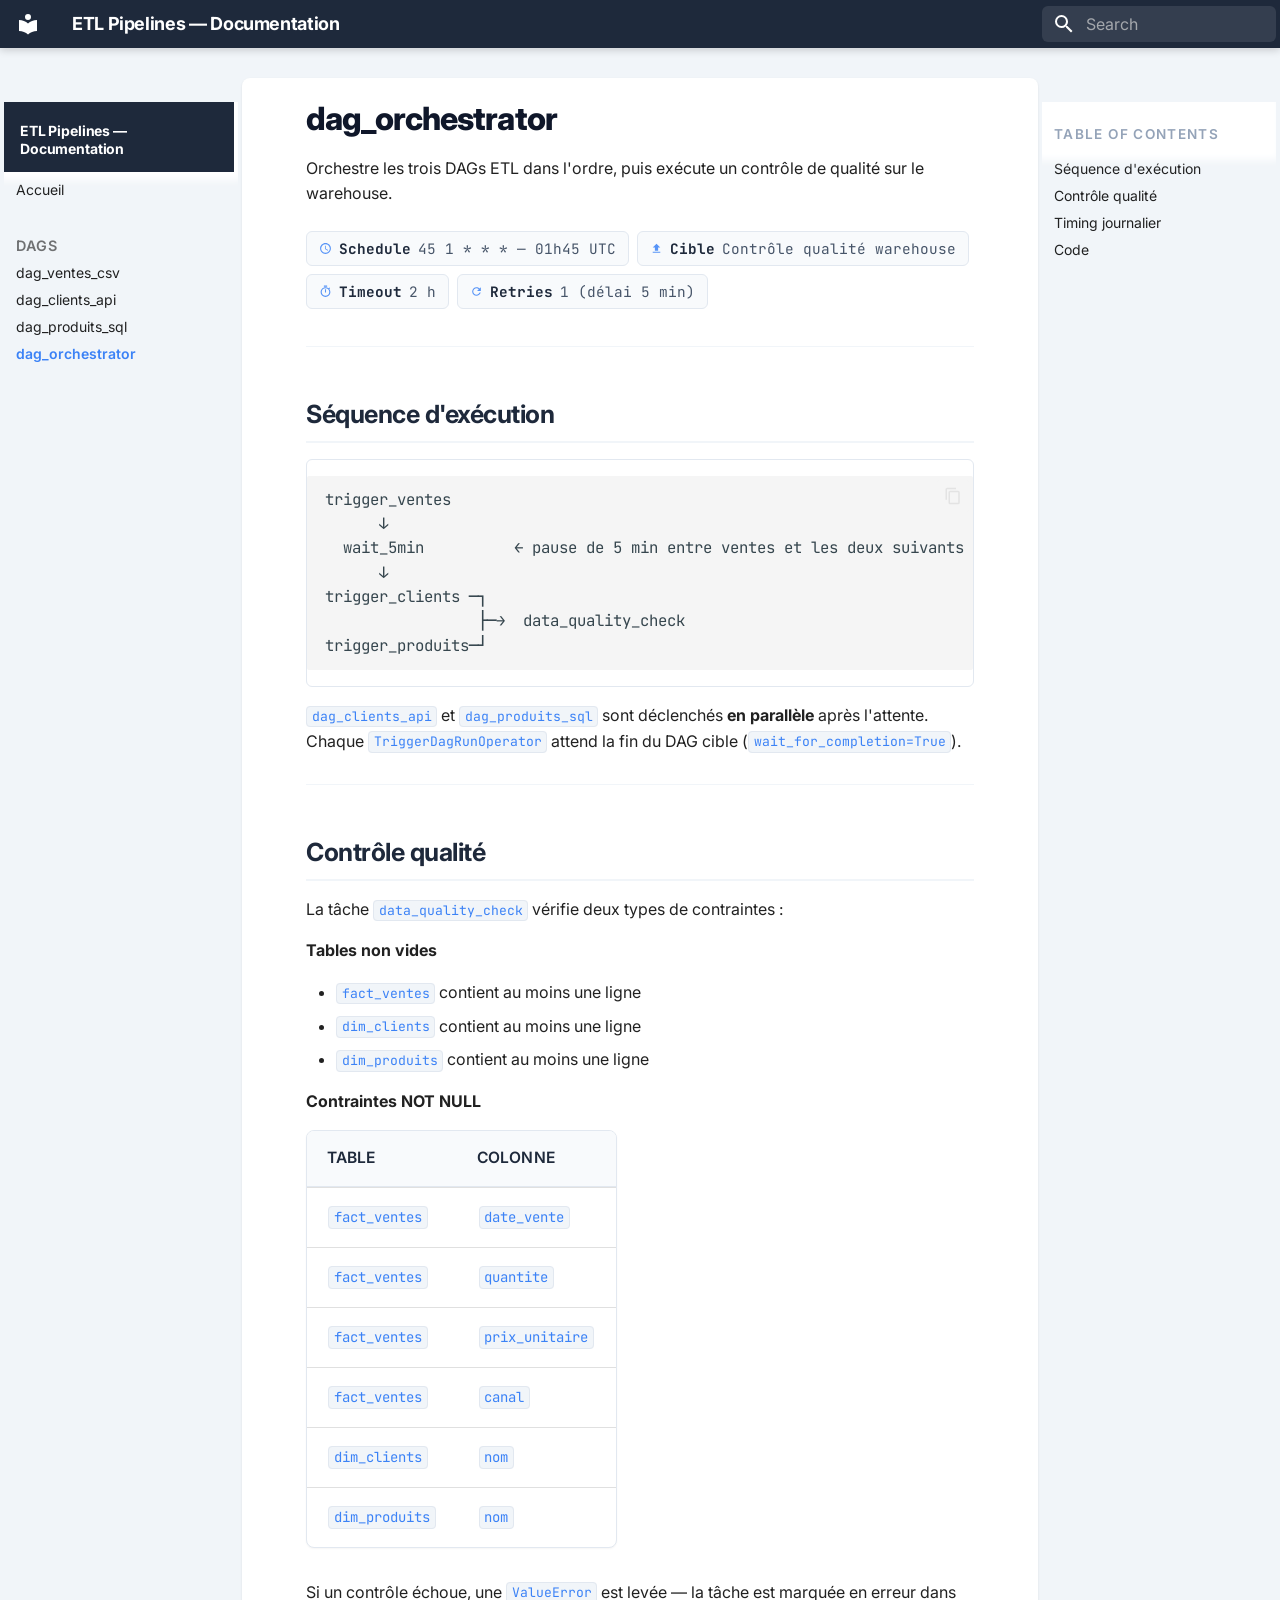
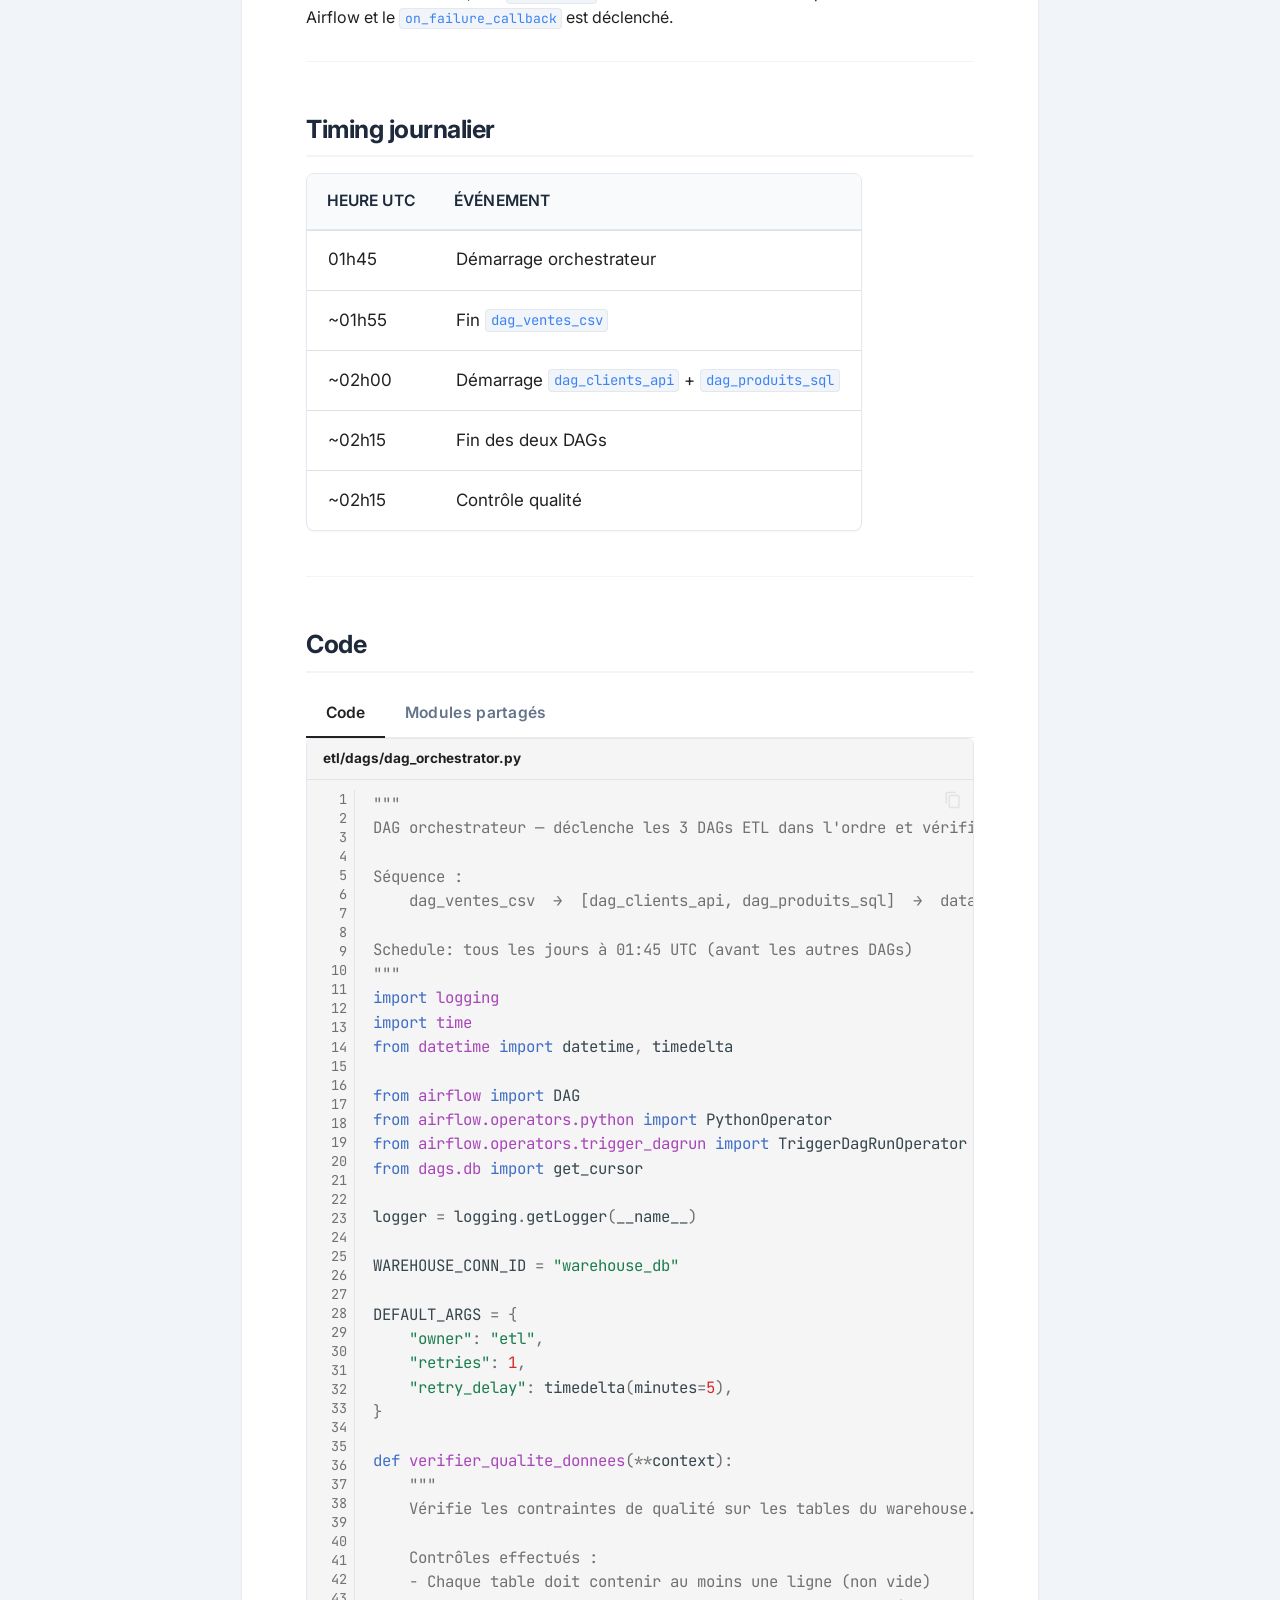
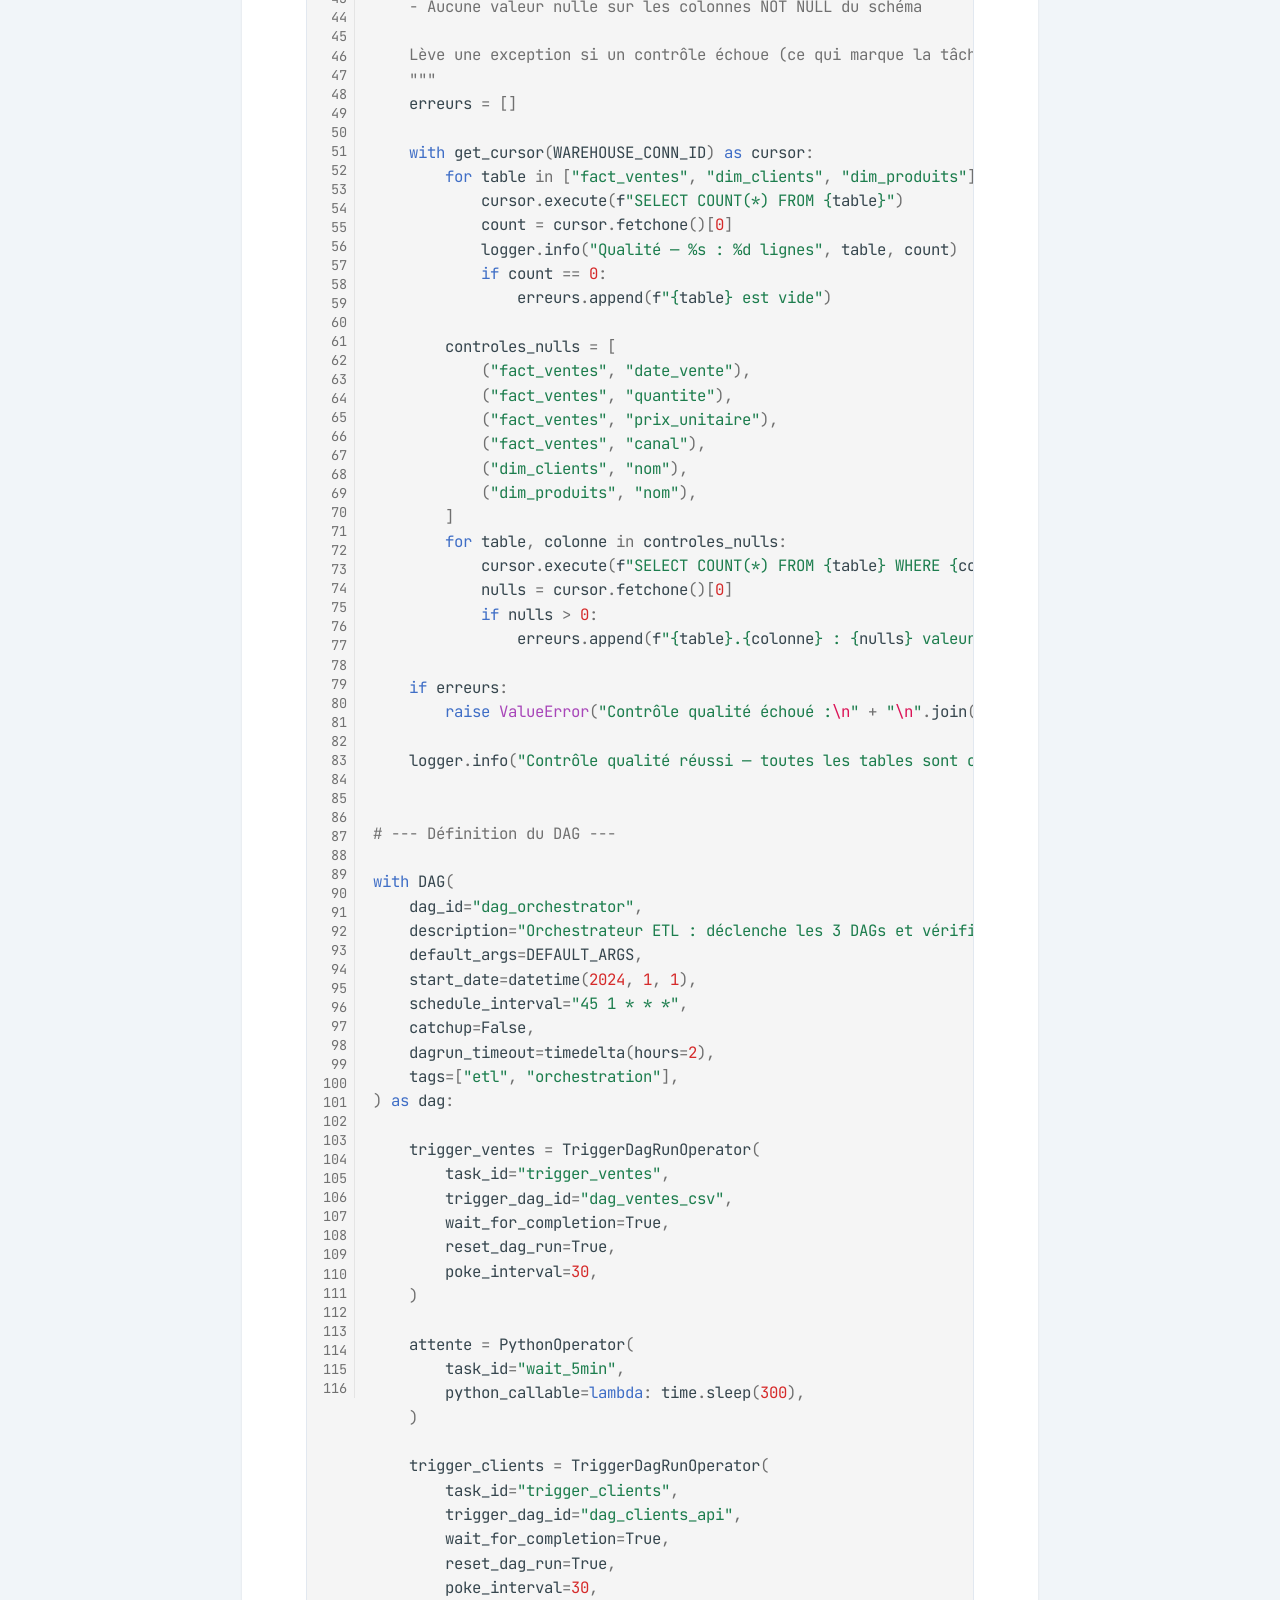
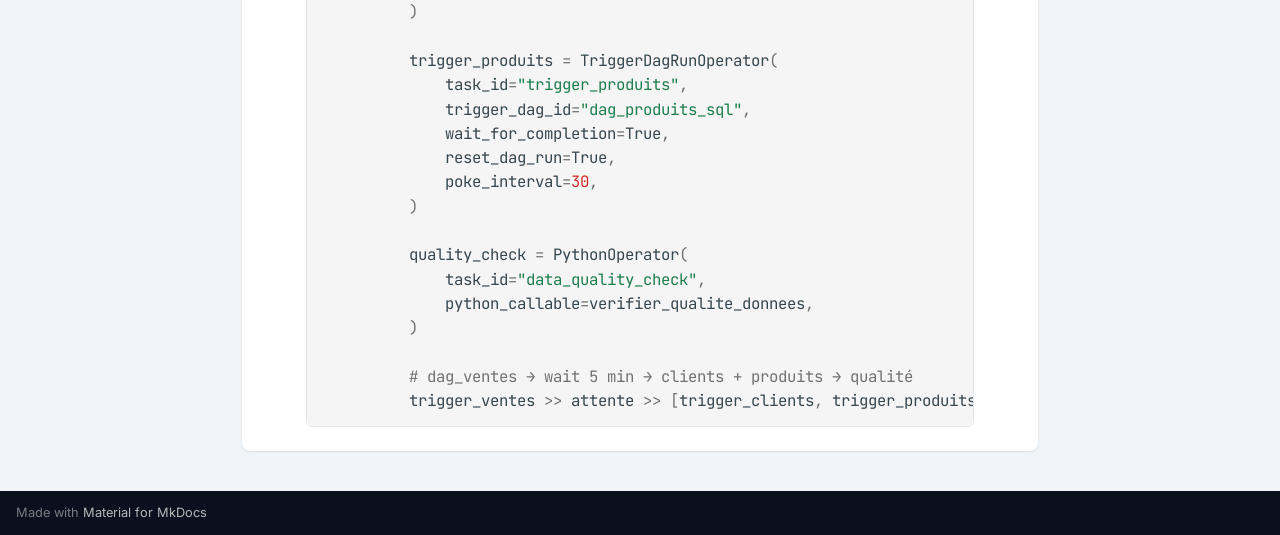
<file: site/dags/orchestrator/index.html>
<!doctype html>
<html lang="en" class="no-js">
  <head>
    
      <meta charset="utf-8">
      <meta name="viewport" content="width=device-width,initial-scale=1">
      
        <meta name="description" content="Documentation des DAGs Airflow pour le pipeline ETL Vélib temps réel">
      
      
        <meta name="author" content="Julien C.">
      
      
      
        <link rel="prev" href="../produits-sql/">
      
      
      
        
      
      
      <link rel="icon" href="../../assets/images/favicon.png">
      <meta name="generator" content="mkdocs-1.6.1, mkdocs-material-9.7.6">
    
    
      
        <title>dag_orchestrator - ETL Pipelines — Documentation</title>
      
    
    
      <link rel="stylesheet" href="../../assets/stylesheets/main.484c7ddc.min.css">
      
        
        <link rel="stylesheet" href="../../assets/stylesheets/palette.ab4e12ef.min.css">
      
      


    
    
      
    
    
      
        
        
        <link rel="preconnect" href="https://fonts.gstatic.com" crossorigin>
        <link rel="stylesheet" href="https://fonts.googleapis.com/css?family=Inter:300,300i,400,400i,700,700i%7CJetBrains+Mono:400,400i,700,700i&display=fallback">
        <style>:root{--md-text-font:"Inter";--md-code-font:"JetBrains Mono"}</style>
      
    
    
      <link rel="stylesheet" href="../../stylesheets/extra.css">
    
    <script>__md_scope=new URL("../..",location),__md_hash=e=>[...e].reduce(((e,_)=>(e<<5)-e+_.charCodeAt(0)),0),__md_get=(e,_=localStorage,t=__md_scope)=>JSON.parse(_.getItem(t.pathname+"."+e)),__md_set=(e,_,t=localStorage,a=__md_scope)=>{try{t.setItem(a.pathname+"."+e,JSON.stringify(_))}catch(e){}}</script>
    
      

    
    
  </head>
  
  
    
    
      
    
    
    
    
    <body dir="ltr" data-md-color-scheme="default" data-md-color-primary="custom" data-md-color-accent="custom">
  
    
    <input class="md-toggle" data-md-toggle="drawer" type="checkbox" id="__drawer" autocomplete="off">
    <input class="md-toggle" data-md-toggle="search" type="checkbox" id="__search" autocomplete="off">
    <label class="md-overlay" for="__drawer"></label>
    <div data-md-component="skip">
      
        
        <a href="#dag_orchestrator" class="md-skip">
          Skip to content
        </a>
      
    </div>
    <div data-md-component="announce">
      
    </div>
    
    
      

  

<header class="md-header md-header--shadow" data-md-component="header">
  <nav class="md-header__inner md-grid" aria-label="Header">
    <a href="../.." title="ETL Pipelines — Documentation" class="md-header__button md-logo" aria-label="ETL Pipelines — Documentation" data-md-component="logo">
      
  
  <svg xmlns="http://www.w3.org/2000/svg" viewBox="0 0 24 24"><path d="M12 8a3 3 0 0 0 3-3 3 3 0 0 0-3-3 3 3 0 0 0-3 3 3 3 0 0 0 3 3m0 3.54C9.64 9.35 6.5 8 3 8v11c3.5 0 6.64 1.35 9 3.54 2.36-2.19 5.5-3.54 9-3.54V8c-3.5 0-6.64 1.35-9 3.54"/></svg>

    </a>
    <label class="md-header__button md-icon" for="__drawer">
      
      <svg xmlns="http://www.w3.org/2000/svg" viewBox="0 0 24 24"><path d="M3 6h18v2H3zm0 5h18v2H3zm0 5h18v2H3z"/></svg>
    </label>
    <div class="md-header__title" data-md-component="header-title">
      <div class="md-header__ellipsis">
        <div class="md-header__topic">
          <span class="md-ellipsis">
            ETL Pipelines — Documentation
          </span>
        </div>
        <div class="md-header__topic" data-md-component="header-topic">
          <span class="md-ellipsis">
            
              dag_orchestrator
            
          </span>
        </div>
      </div>
    </div>
    
      
        <form class="md-header__option" data-md-component="palette">
  
    
    
    
    <input class="md-option" data-md-color-media="" data-md-color-scheme="default" data-md-color-primary="custom" data-md-color-accent="custom"  aria-hidden="true"  type="radio" name="__palette" id="__palette_0">
    
  
</form>
      
    
    
      <script>var palette=__md_get("__palette");if(palette&&palette.color){if("(prefers-color-scheme)"===palette.color.media){var media=matchMedia("(prefers-color-scheme: light)"),input=document.querySelector(media.matches?"[data-md-color-media='(prefers-color-scheme: light)']":"[data-md-color-media='(prefers-color-scheme: dark)']");palette.color.media=input.getAttribute("data-md-color-media"),palette.color.scheme=input.getAttribute("data-md-color-scheme"),palette.color.primary=input.getAttribute("data-md-color-primary"),palette.color.accent=input.getAttribute("data-md-color-accent")}for(var[key,value]of Object.entries(palette.color))document.body.setAttribute("data-md-color-"+key,value)}</script>
    
    
    
      
      
        <label class="md-header__button md-icon" for="__search">
          
          <svg xmlns="http://www.w3.org/2000/svg" viewBox="0 0 24 24"><path d="M9.5 3A6.5 6.5 0 0 1 16 9.5c0 1.61-.59 3.09-1.56 4.23l.27.27h.79l5 5-1.5 1.5-5-5v-.79l-.27-.27A6.52 6.52 0 0 1 9.5 16 6.5 6.5 0 0 1 3 9.5 6.5 6.5 0 0 1 9.5 3m0 2C7 5 5 7 5 9.5S7 14 9.5 14 14 12 14 9.5 12 5 9.5 5"/></svg>
        </label>
        <div class="md-search" data-md-component="search" role="dialog">
  <label class="md-search__overlay" for="__search"></label>
  <div class="md-search__inner" role="search">
    <form class="md-search__form" name="search">
      <input type="text" class="md-search__input" name="query" aria-label="Search" placeholder="Search" autocapitalize="off" autocorrect="off" autocomplete="off" spellcheck="false" data-md-component="search-query" required>
      <label class="md-search__icon md-icon" for="__search">
        
        <svg xmlns="http://www.w3.org/2000/svg" viewBox="0 0 24 24"><path d="M9.5 3A6.5 6.5 0 0 1 16 9.5c0 1.61-.59 3.09-1.56 4.23l.27.27h.79l5 5-1.5 1.5-5-5v-.79l-.27-.27A6.52 6.52 0 0 1 9.5 16 6.5 6.5 0 0 1 3 9.5 6.5 6.5 0 0 1 9.5 3m0 2C7 5 5 7 5 9.5S7 14 9.5 14 14 12 14 9.5 12 5 9.5 5"/></svg>
        
        <svg xmlns="http://www.w3.org/2000/svg" viewBox="0 0 24 24"><path d="M20 11v2H8l5.5 5.5-1.42 1.42L4.16 12l7.92-7.92L13.5 5.5 8 11z"/></svg>
      </label>
      <nav class="md-search__options" aria-label="Search">
        
        <button type="reset" class="md-search__icon md-icon" title="Clear" aria-label="Clear" tabindex="-1">
          
          <svg xmlns="http://www.w3.org/2000/svg" viewBox="0 0 24 24"><path d="M19 6.41 17.59 5 12 10.59 6.41 5 5 6.41 10.59 12 5 17.59 6.41 19 12 13.41 17.59 19 19 17.59 13.41 12z"/></svg>
        </button>
      </nav>
      
        <div class="md-search__suggest" data-md-component="search-suggest"></div>
      
    </form>
    <div class="md-search__output">
      <div class="md-search__scrollwrap" tabindex="0" data-md-scrollfix>
        <div class="md-search-result" data-md-component="search-result">
          <div class="md-search-result__meta">
            Initializing search
          </div>
          <ol class="md-search-result__list" role="presentation"></ol>
        </div>
      </div>
    </div>
  </div>
</div>
      
    
    
  </nav>
  
</header>
    
    <div class="md-container" data-md-component="container">
      
      
        
          
        
      
      <main class="md-main" data-md-component="main">
        <div class="md-main__inner md-grid">
          
            
              
              <div class="md-sidebar md-sidebar--primary" data-md-component="sidebar" data-md-type="navigation" >
                <div class="md-sidebar__scrollwrap">
                  <div class="md-sidebar__inner">
                    



<nav class="md-nav md-nav--primary" aria-label="Navigation" data-md-level="0">
  <label class="md-nav__title" for="__drawer">
    <a href="../.." title="ETL Pipelines — Documentation" class="md-nav__button md-logo" aria-label="ETL Pipelines — Documentation" data-md-component="logo">
      
  
  <svg xmlns="http://www.w3.org/2000/svg" viewBox="0 0 24 24"><path d="M12 8a3 3 0 0 0 3-3 3 3 0 0 0-3-3 3 3 0 0 0-3 3 3 3 0 0 0 3 3m0 3.54C9.64 9.35 6.5 8 3 8v11c3.5 0 6.64 1.35 9 3.54 2.36-2.19 5.5-3.54 9-3.54V8c-3.5 0-6.64 1.35-9 3.54"/></svg>

    </a>
    ETL Pipelines — Documentation
  </label>
  
  <ul class="md-nav__list" data-md-scrollfix>
    
      
      
  
  
  
  
    <li class="md-nav__item">
      <a href="../.." class="md-nav__link">
        
  
  
  <span class="md-ellipsis">
    
  
    Accueil
  

    
  </span>
  
  

      </a>
    </li>
  

    
      
      
  
  
    
  
  
  
    
    
      
        
      
        
      
        
      
        
      
    
    
    
      
        
        
      
    
    
    <li class="md-nav__item md-nav__item--active md-nav__item--section md-nav__item--nested">
      
        
        
        <input class="md-nav__toggle md-toggle " type="checkbox" id="__nav_2" checked>
        
          
          <label class="md-nav__link" for="__nav_2" id="__nav_2_label" tabindex="">
            
  
  
  <span class="md-ellipsis">
    
  
    DAGs
  

    
  </span>
  
  

            <span class="md-nav__icon md-icon"></span>
          </label>
        
        <nav class="md-nav" data-md-level="1" aria-labelledby="__nav_2_label" aria-expanded="true">
          <label class="md-nav__title" for="__nav_2">
            <span class="md-nav__icon md-icon"></span>
            
  
    DAGs
  

          </label>
          <ul class="md-nav__list" data-md-scrollfix>
            
              
                
  
  
  
  
    <li class="md-nav__item">
      <a href="../ventes-csv/" class="md-nav__link">
        
  
  
  <span class="md-ellipsis">
    
  
    dag_ventes_csv
  

    
  </span>
  
  

      </a>
    </li>
  

              
            
              
                
  
  
  
  
    <li class="md-nav__item">
      <a href="../clients-api/" class="md-nav__link">
        
  
  
  <span class="md-ellipsis">
    
  
    dag_clients_api
  

    
  </span>
  
  

      </a>
    </li>
  

              
            
              
                
  
  
  
  
    <li class="md-nav__item">
      <a href="../produits-sql/" class="md-nav__link">
        
  
  
  <span class="md-ellipsis">
    
  
    dag_produits_sql
  

    
  </span>
  
  

      </a>
    </li>
  

              
            
              
                
  
  
    
  
  
  
    <li class="md-nav__item md-nav__item--active">
      
      <input class="md-nav__toggle md-toggle" type="checkbox" id="__toc">
      
      
        
      
      
        <label class="md-nav__link md-nav__link--active" for="__toc">
          
  
  
  <span class="md-ellipsis">
    
  
    dag_orchestrator
  

    
  </span>
  
  

          <span class="md-nav__icon md-icon"></span>
        </label>
      
      <a href="./" class="md-nav__link md-nav__link--active">
        
  
  
  <span class="md-ellipsis">
    
  
    dag_orchestrator
  

    
  </span>
  
  

      </a>
      
        

<nav class="md-nav md-nav--secondary" aria-label="Table of contents">
  
  
  
    
  
  
    <label class="md-nav__title" for="__toc">
      <span class="md-nav__icon md-icon"></span>
      Table of contents
    </label>
    <ul class="md-nav__list" data-md-component="toc" data-md-scrollfix>
      
        <li class="md-nav__item">
  <a href="#sequence-dexecution" class="md-nav__link">
    <span class="md-ellipsis">
      
        Séquence d'exécution
      
    </span>
  </a>
  
</li>
      
        <li class="md-nav__item">
  <a href="#controle-qualite" class="md-nav__link">
    <span class="md-ellipsis">
      
        Contrôle qualité
      
    </span>
  </a>
  
</li>
      
        <li class="md-nav__item">
  <a href="#timing-journalier" class="md-nav__link">
    <span class="md-ellipsis">
      
        Timing journalier
      
    </span>
  </a>
  
</li>
      
        <li class="md-nav__item">
  <a href="#code" class="md-nav__link">
    <span class="md-ellipsis">
      
        Code
      
    </span>
  </a>
  
</li>
      
    </ul>
  
</nav>
      
    </li>
  

              
            
          </ul>
        </nav>
      
    </li>
  

    
  </ul>
</nav>
                  </div>
                </div>
              </div>
            
            
              
              <div class="md-sidebar md-sidebar--secondary" data-md-component="sidebar" data-md-type="toc" >
                <div class="md-sidebar__scrollwrap">
                  <div class="md-sidebar__inner">
                    

<nav class="md-nav md-nav--secondary" aria-label="Table of contents">
  
  
  
    
  
  
    <label class="md-nav__title" for="__toc">
      <span class="md-nav__icon md-icon"></span>
      Table of contents
    </label>
    <ul class="md-nav__list" data-md-component="toc" data-md-scrollfix>
      
        <li class="md-nav__item">
  <a href="#sequence-dexecution" class="md-nav__link">
    <span class="md-ellipsis">
      
        Séquence d'exécution
      
    </span>
  </a>
  
</li>
      
        <li class="md-nav__item">
  <a href="#controle-qualite" class="md-nav__link">
    <span class="md-ellipsis">
      
        Contrôle qualité
      
    </span>
  </a>
  
</li>
      
        <li class="md-nav__item">
  <a href="#timing-journalier" class="md-nav__link">
    <span class="md-ellipsis">
      
        Timing journalier
      
    </span>
  </a>
  
</li>
      
        <li class="md-nav__item">
  <a href="#code" class="md-nav__link">
    <span class="md-ellipsis">
      
        Code
      
    </span>
  </a>
  
</li>
      
    </ul>
  
</nav>
                  </div>
                </div>
              </div>
            
          
          
            <div class="md-content" data-md-component="content">
              
              <article class="md-content__inner md-typeset">
                
                  



<h1 id="dag_orchestrator">dag_orchestrator</h1>
<p>Orchestre les trois DAGs ETL dans l'ordre, puis exécute un contrôle de qualité sur le warehouse.</p>
<div class="dag-meta">
  <span class="dag-meta-item"><svg xmlns="http://www.w3.org/2000/svg" viewBox="0 0 24 24" width="13" height="13" fill="currentColor"><path d="M12 2C6.5 2 2 6.5 2 12s4.5 10 10 10 10-4.5 10-10S17.5 2 12 2zm0 18c-4.41 0-8-3.59-8-8s3.59-8 8-8 8 3.59 8 8-3.59 8-8 8zm.5-13H11v6l5.25 3.15.75-1.23-4.5-2.67V7z"/></svg> <strong>Schedule</strong> 45 1 * * * — 01h45 UTC</span>
  <span class="dag-meta-item"><svg xmlns="http://www.w3.org/2000/svg" viewBox="0 0 24 24" width="13" height="13" fill="currentColor"><path d="M9 16h6v-6h4l-7-7-7 7h4zm-4 2h14v2H5z"/></svg> <strong>Cible</strong> Contrôle qualité warehouse</span>
  <span class="dag-meta-item"><svg xmlns="http://www.w3.org/2000/svg" viewBox="0 0 24 24" width="13" height="13" fill="currentColor"><path d="M15 1H9v2h6V1zm-4 13h2V8h-2v6zm8.03-6.61 1.42-1.42c-.43-.51-.9-.99-1.41-1.41l-1.42 1.42C16.07 4.74 14.12 4 12 4c-4.97 0-9 4.03-9 9s4.02 9 9 9 9-4.03 9-9c0-2.12-.74-4.07-1.97-5.61zM12 20c-3.87 0-7-3.13-7-7s3.13-7 7-7 7 3.13 7 7-3.13 7-7 7z"/></svg> <strong>Timeout</strong> 2 h</span>
  <span class="dag-meta-item"><svg xmlns="http://www.w3.org/2000/svg" viewBox="0 0 24 24" width="13" height="13" fill="currentColor"><path d="M17.65 6.35C16.2 4.9 14.21 4 12 4c-4.42 0-7.99 3.58-7.99 8s3.57 8 7.99 8c3.73 0 6.84-2.55 7.73-6h-2.08c-.82 2.33-3.04 4-5.65 4-3.31 0-6-2.69-6-6s2.69-6 6-6c1.66 0 3.14.69 4.22 1.78L13 11h7V4l-2.35 2.35z"/></svg> <strong>Retries</strong> 1 (délai 5 min)</span>
</div>

<hr />
<h2 id="sequence-dexecution">Séquence d'exécution</h2>
<div class="language-text highlight"><pre><span></span><code><span id="__span-0-1"><a id="__codelineno-0-1" name="__codelineno-0-1" href="#__codelineno-0-1"></a>trigger_ventes
</span><span id="__span-0-2"><a id="__codelineno-0-2" name="__codelineno-0-2" href="#__codelineno-0-2"></a>      ↓
</span><span id="__span-0-3"><a id="__codelineno-0-3" name="__codelineno-0-3" href="#__codelineno-0-3"></a>  wait_5min          ← pause de 5 min entre ventes et les deux suivants
</span><span id="__span-0-4"><a id="__codelineno-0-4" name="__codelineno-0-4" href="#__codelineno-0-4"></a>      ↓
</span><span id="__span-0-5"><a id="__codelineno-0-5" name="__codelineno-0-5" href="#__codelineno-0-5"></a>trigger_clients ─┐
</span><span id="__span-0-6"><a id="__codelineno-0-6" name="__codelineno-0-6" href="#__codelineno-0-6"></a>                 ├─→  data_quality_check
</span><span id="__span-0-7"><a id="__codelineno-0-7" name="__codelineno-0-7" href="#__codelineno-0-7"></a>trigger_produits─┘
</span></code></pre></div>
<p><code>dag_clients_api</code> et <code>dag_produits_sql</code> sont déclenchés <strong>en parallèle</strong> après l'attente.
Chaque <code>TriggerDagRunOperator</code> attend la fin du DAG cible (<code>wait_for_completion=True</code>).</p>
<hr />
<h2 id="controle-qualite">Contrôle qualité</h2>
<p>La tâche <code>data_quality_check</code> vérifie deux types de contraintes :</p>
<p><strong>Tables non vides</strong></p>
<ul>
<li><code>fact_ventes</code> contient au moins une ligne</li>
<li><code>dim_clients</code> contient au moins une ligne</li>
<li><code>dim_produits</code> contient au moins une ligne</li>
</ul>
<p><strong>Contraintes NOT NULL</strong></p>
<table>
<thead>
<tr>
<th>Table</th>
<th>Colonne</th>
</tr>
</thead>
<tbody>
<tr>
<td><code>fact_ventes</code></td>
<td><code>date_vente</code></td>
</tr>
<tr>
<td><code>fact_ventes</code></td>
<td><code>quantite</code></td>
</tr>
<tr>
<td><code>fact_ventes</code></td>
<td><code>prix_unitaire</code></td>
</tr>
<tr>
<td><code>fact_ventes</code></td>
<td><code>canal</code></td>
</tr>
<tr>
<td><code>dim_clients</code></td>
<td><code>nom</code></td>
</tr>
<tr>
<td><code>dim_produits</code></td>
<td><code>nom</code></td>
</tr>
</tbody>
</table>
<p>Si un contrôle échoue, une <code>ValueError</code> est levée — la tâche est marquée en erreur dans Airflow et le <code>on_failure_callback</code> est déclenché.</p>
<hr />
<h2 id="timing-journalier">Timing journalier</h2>
<table>
<thead>
<tr>
<th>Heure UTC</th>
<th>Événement</th>
</tr>
</thead>
<tbody>
<tr>
<td>01h45</td>
<td>Démarrage orchestrateur</td>
</tr>
<tr>
<td>~01h55</td>
<td>Fin <code>dag_ventes_csv</code></td>
</tr>
<tr>
<td>~02h00</td>
<td>Démarrage <code>dag_clients_api</code> + <code>dag_produits_sql</code></td>
</tr>
<tr>
<td>~02h15</td>
<td>Fin des deux DAGs</td>
</tr>
<tr>
<td>~02h15</td>
<td>Contrôle qualité</td>
</tr>
</tbody>
</table>
<hr />
<h2 id="code">Code</h2>
<div class="tabbed-set tabbed-alternate" data-tabs="1:2"><input checked="checked" id="__tabbed_1_1" name="__tabbed_1" type="radio" /><input id="__tabbed_1_2" name="__tabbed_1" type="radio" /><div class="tabbed-labels"><label for="__tabbed_1_1">Code</label><label for="__tabbed_1_2">Modules partagés</label></div>
<div class="tabbed-content">
<div class="tabbed-block">
<div class="language-python highlight"><table class="highlighttable"><tr><th colspan="2" class="filename"><span class="filename">etl/dags/dag_orchestrator.py</span></th></tr><tr><td class="linenos"><div class="linenodiv"><pre><span></span><span class="normal"><a href="#__codelineno-1-1">  1</a></span>
<span class="normal"><a href="#__codelineno-1-2">  2</a></span>
<span class="normal"><a href="#__codelineno-1-3">  3</a></span>
<span class="normal"><a href="#__codelineno-1-4">  4</a></span>
<span class="normal"><a href="#__codelineno-1-5">  5</a></span>
<span class="normal"><a href="#__codelineno-1-6">  6</a></span>
<span class="normal"><a href="#__codelineno-1-7">  7</a></span>
<span class="normal"><a href="#__codelineno-1-8">  8</a></span>
<span class="normal"><a href="#__codelineno-1-9">  9</a></span>
<span class="normal"><a href="#__codelineno-1-10"> 10</a></span>
<span class="normal"><a href="#__codelineno-1-11"> 11</a></span>
<span class="normal"><a href="#__codelineno-1-12"> 12</a></span>
<span class="normal"><a href="#__codelineno-1-13"> 13</a></span>
<span class="normal"><a href="#__codelineno-1-14"> 14</a></span>
<span class="normal"><a href="#__codelineno-1-15"> 15</a></span>
<span class="normal"><a href="#__codelineno-1-16"> 16</a></span>
<span class="normal"><a href="#__codelineno-1-17"> 17</a></span>
<span class="normal"><a href="#__codelineno-1-18"> 18</a></span>
<span class="normal"><a href="#__codelineno-1-19"> 19</a></span>
<span class="normal"><a href="#__codelineno-1-20"> 20</a></span>
<span class="normal"><a href="#__codelineno-1-21"> 21</a></span>
<span class="normal"><a href="#__codelineno-1-22"> 22</a></span>
<span class="normal"><a href="#__codelineno-1-23"> 23</a></span>
<span class="normal"><a href="#__codelineno-1-24"> 24</a></span>
<span class="normal"><a href="#__codelineno-1-25"> 25</a></span>
<span class="normal"><a href="#__codelineno-1-26"> 26</a></span>
<span class="normal"><a href="#__codelineno-1-27"> 27</a></span>
<span class="normal"><a href="#__codelineno-1-28"> 28</a></span>
<span class="normal"><a href="#__codelineno-1-29"> 29</a></span>
<span class="normal"><a href="#__codelineno-1-30"> 30</a></span>
<span class="normal"><a href="#__codelineno-1-31"> 31</a></span>
<span class="normal"><a href="#__codelineno-1-32"> 32</a></span>
<span class="normal"><a href="#__codelineno-1-33"> 33</a></span>
<span class="normal"><a href="#__codelineno-1-34"> 34</a></span>
<span class="normal"><a href="#__codelineno-1-35"> 35</a></span>
<span class="normal"><a href="#__codelineno-1-36"> 36</a></span>
<span class="normal"><a href="#__codelineno-1-37"> 37</a></span>
<span class="normal"><a href="#__codelineno-1-38"> 38</a></span>
<span class="normal"><a href="#__codelineno-1-39"> 39</a></span>
<span class="normal"><a href="#__codelineno-1-40"> 40</a></span>
<span class="normal"><a href="#__codelineno-1-41"> 41</a></span>
<span class="normal"><a href="#__codelineno-1-42"> 42</a></span>
<span class="normal"><a href="#__codelineno-1-43"> 43</a></span>
<span class="normal"><a href="#__codelineno-1-44"> 44</a></span>
<span class="normal"><a href="#__codelineno-1-45"> 45</a></span>
<span class="normal"><a href="#__codelineno-1-46"> 46</a></span>
<span class="normal"><a href="#__codelineno-1-47"> 47</a></span>
<span class="normal"><a href="#__codelineno-1-48"> 48</a></span>
<span class="normal"><a href="#__codelineno-1-49"> 49</a></span>
<span class="normal"><a href="#__codelineno-1-50"> 50</a></span>
<span class="normal"><a href="#__codelineno-1-51"> 51</a></span>
<span class="normal"><a href="#__codelineno-1-52"> 52</a></span>
<span class="normal"><a href="#__codelineno-1-53"> 53</a></span>
<span class="normal"><a href="#__codelineno-1-54"> 54</a></span>
<span class="normal"><a href="#__codelineno-1-55"> 55</a></span>
<span class="normal"><a href="#__codelineno-1-56"> 56</a></span>
<span class="normal"><a href="#__codelineno-1-57"> 57</a></span>
<span class="normal"><a href="#__codelineno-1-58"> 58</a></span>
<span class="normal"><a href="#__codelineno-1-59"> 59</a></span>
<span class="normal"><a href="#__codelineno-1-60"> 60</a></span>
<span class="normal"><a href="#__codelineno-1-61"> 61</a></span>
<span class="normal"><a href="#__codelineno-1-62"> 62</a></span>
<span class="normal"><a href="#__codelineno-1-63"> 63</a></span>
<span class="normal"><a href="#__codelineno-1-64"> 64</a></span>
<span class="normal"><a href="#__codelineno-1-65"> 65</a></span>
<span class="normal"><a href="#__codelineno-1-66"> 66</a></span>
<span class="normal"><a href="#__codelineno-1-67"> 67</a></span>
<span class="normal"><a href="#__codelineno-1-68"> 68</a></span>
<span class="normal"><a href="#__codelineno-1-69"> 69</a></span>
<span class="normal"><a href="#__codelineno-1-70"> 70</a></span>
<span class="normal"><a href="#__codelineno-1-71"> 71</a></span>
<span class="normal"><a href="#__codelineno-1-72"> 72</a></span>
<span class="normal"><a href="#__codelineno-1-73"> 73</a></span>
<span class="normal"><a href="#__codelineno-1-74"> 74</a></span>
<span class="normal"><a href="#__codelineno-1-75"> 75</a></span>
<span class="normal"><a href="#__codelineno-1-76"> 76</a></span>
<span class="normal"><a href="#__codelineno-1-77"> 77</a></span>
<span class="normal"><a href="#__codelineno-1-78"> 78</a></span>
<span class="normal"><a href="#__codelineno-1-79"> 79</a></span>
<span class="normal"><a href="#__codelineno-1-80"> 80</a></span>
<span class="normal"><a href="#__codelineno-1-81"> 81</a></span>
<span class="normal"><a href="#__codelineno-1-82"> 82</a></span>
<span class="normal"><a href="#__codelineno-1-83"> 83</a></span>
<span class="normal"><a href="#__codelineno-1-84"> 84</a></span>
<span class="normal"><a href="#__codelineno-1-85"> 85</a></span>
<span class="normal"><a href="#__codelineno-1-86"> 86</a></span>
<span class="normal"><a href="#__codelineno-1-87"> 87</a></span>
<span class="normal"><a href="#__codelineno-1-88"> 88</a></span>
<span class="normal"><a href="#__codelineno-1-89"> 89</a></span>
<span class="normal"><a href="#__codelineno-1-90"> 90</a></span>
<span class="normal"><a href="#__codelineno-1-91"> 91</a></span>
<span class="normal"><a href="#__codelineno-1-92"> 92</a></span>
<span class="normal"><a href="#__codelineno-1-93"> 93</a></span>
<span class="normal"><a href="#__codelineno-1-94"> 94</a></span>
<span class="normal"><a href="#__codelineno-1-95"> 95</a></span>
<span class="normal"><a href="#__codelineno-1-96"> 96</a></span>
<span class="normal"><a href="#__codelineno-1-97"> 97</a></span>
<span class="normal"><a href="#__codelineno-1-98"> 98</a></span>
<span class="normal"><a href="#__codelineno-1-99"> 99</a></span>
<span class="normal"><a href="#__codelineno-1-100">100</a></span>
<span class="normal"><a href="#__codelineno-1-101">101</a></span>
<span class="normal"><a href="#__codelineno-1-102">102</a></span>
<span class="normal"><a href="#__codelineno-1-103">103</a></span>
<span class="normal"><a href="#__codelineno-1-104">104</a></span>
<span class="normal"><a href="#__codelineno-1-105">105</a></span>
<span class="normal"><a href="#__codelineno-1-106">106</a></span>
<span class="normal"><a href="#__codelineno-1-107">107</a></span>
<span class="normal"><a href="#__codelineno-1-108">108</a></span>
<span class="normal"><a href="#__codelineno-1-109">109</a></span>
<span class="normal"><a href="#__codelineno-1-110">110</a></span>
<span class="normal"><a href="#__codelineno-1-111">111</a></span>
<span class="normal"><a href="#__codelineno-1-112">112</a></span>
<span class="normal"><a href="#__codelineno-1-113">113</a></span>
<span class="normal"><a href="#__codelineno-1-114">114</a></span>
<span class="normal"><a href="#__codelineno-1-115">115</a></span>
<span class="normal"><a href="#__codelineno-1-116">116</a></span></pre></div></td><td class="code"><div><pre><span></span><code><span id="__span-1-1"><a id="__codelineno-1-1" name="__codelineno-1-1"></a><span class="sd">&quot;&quot;&quot;</span>
</span><span id="__span-1-2"><a id="__codelineno-1-2" name="__codelineno-1-2"></a><span class="sd">DAG orchestrateur — déclenche les 3 DAGs ETL dans l&#39;ordre et vérifie la qualité des données.</span>
</span><span id="__span-1-3"><a id="__codelineno-1-3" name="__codelineno-1-3"></a>
</span><span id="__span-1-4"><a id="__codelineno-1-4" name="__codelineno-1-4"></a><span class="sd">Séquence :</span>
</span><span id="__span-1-5"><a id="__codelineno-1-5" name="__codelineno-1-5"></a><span class="sd">    dag_ventes_csv  →  [dag_clients_api, dag_produits_sql]  →  data_quality_check</span>
</span><span id="__span-1-6"><a id="__codelineno-1-6" name="__codelineno-1-6"></a>
</span><span id="__span-1-7"><a id="__codelineno-1-7" name="__codelineno-1-7"></a><span class="sd">Schedule: tous les jours à 01:45 UTC (avant les autres DAGs)</span>
</span><span id="__span-1-8"><a id="__codelineno-1-8" name="__codelineno-1-8"></a><span class="sd">&quot;&quot;&quot;</span>
</span><span id="__span-1-9"><a id="__codelineno-1-9" name="__codelineno-1-9"></a><span class="kn">import</span><span class="w"> </span><span class="nn">logging</span>
</span><span id="__span-1-10"><a id="__codelineno-1-10" name="__codelineno-1-10"></a><span class="kn">import</span><span class="w"> </span><span class="nn">time</span>
</span><span id="__span-1-11"><a id="__codelineno-1-11" name="__codelineno-1-11"></a><span class="kn">from</span><span class="w"> </span><span class="nn">datetime</span><span class="w"> </span><span class="kn">import</span> <span class="n">datetime</span><span class="p">,</span> <span class="n">timedelta</span>
</span><span id="__span-1-12"><a id="__codelineno-1-12" name="__codelineno-1-12"></a>
</span><span id="__span-1-13"><a id="__codelineno-1-13" name="__codelineno-1-13"></a><span class="kn">from</span><span class="w"> </span><span class="nn">airflow</span><span class="w"> </span><span class="kn">import</span> <span class="n">DAG</span>
</span><span id="__span-1-14"><a id="__codelineno-1-14" name="__codelineno-1-14"></a><span class="kn">from</span><span class="w"> </span><span class="nn">airflow.operators.python</span><span class="w"> </span><span class="kn">import</span> <span class="n">PythonOperator</span>
</span><span id="__span-1-15"><a id="__codelineno-1-15" name="__codelineno-1-15"></a><span class="kn">from</span><span class="w"> </span><span class="nn">airflow.operators.trigger_dagrun</span><span class="w"> </span><span class="kn">import</span> <span class="n">TriggerDagRunOperator</span>
</span><span id="__span-1-16"><a id="__codelineno-1-16" name="__codelineno-1-16"></a><span class="kn">from</span><span class="w"> </span><span class="nn">dags.db</span><span class="w"> </span><span class="kn">import</span> <span class="n">get_cursor</span>
</span><span id="__span-1-17"><a id="__codelineno-1-17" name="__codelineno-1-17"></a>
</span><span id="__span-1-18"><a id="__codelineno-1-18" name="__codelineno-1-18"></a><span class="n">logger</span> <span class="o">=</span> <span class="n">logging</span><span class="o">.</span><span class="n">getLogger</span><span class="p">(</span><span class="vm">__name__</span><span class="p">)</span>
</span><span id="__span-1-19"><a id="__codelineno-1-19" name="__codelineno-1-19"></a>
</span><span id="__span-1-20"><a id="__codelineno-1-20" name="__codelineno-1-20"></a><span class="n">WAREHOUSE_CONN_ID</span> <span class="o">=</span> <span class="s2">&quot;warehouse_db&quot;</span>
</span><span id="__span-1-21"><a id="__codelineno-1-21" name="__codelineno-1-21"></a>
</span><span id="__span-1-22"><a id="__codelineno-1-22" name="__codelineno-1-22"></a><span class="n">DEFAULT_ARGS</span> <span class="o">=</span> <span class="p">{</span>
</span><span id="__span-1-23"><a id="__codelineno-1-23" name="__codelineno-1-23"></a>    <span class="s2">&quot;owner&quot;</span><span class="p">:</span> <span class="s2">&quot;etl&quot;</span><span class="p">,</span>
</span><span id="__span-1-24"><a id="__codelineno-1-24" name="__codelineno-1-24"></a>    <span class="s2">&quot;retries&quot;</span><span class="p">:</span> <span class="mi">1</span><span class="p">,</span>
</span><span id="__span-1-25"><a id="__codelineno-1-25" name="__codelineno-1-25"></a>    <span class="s2">&quot;retry_delay&quot;</span><span class="p">:</span> <span class="n">timedelta</span><span class="p">(</span><span class="n">minutes</span><span class="o">=</span><span class="mi">5</span><span class="p">),</span>
</span><span id="__span-1-26"><a id="__codelineno-1-26" name="__codelineno-1-26"></a><span class="p">}</span>
</span><span id="__span-1-27"><a id="__codelineno-1-27" name="__codelineno-1-27"></a>
</span><span id="__span-1-28"><a id="__codelineno-1-28" name="__codelineno-1-28"></a><span class="k">def</span><span class="w"> </span><span class="nf">verifier_qualite_donnees</span><span class="p">(</span><span class="o">**</span><span class="n">context</span><span class="p">):</span>
</span><span id="__span-1-29"><a id="__codelineno-1-29" name="__codelineno-1-29"></a><span class="w">    </span><span class="sd">&quot;&quot;&quot;</span>
</span><span id="__span-1-30"><a id="__codelineno-1-30" name="__codelineno-1-30"></a><span class="sd">    Vérifie les contraintes de qualité sur les tables du warehouse.</span>
</span><span id="__span-1-31"><a id="__codelineno-1-31" name="__codelineno-1-31"></a>
</span><span id="__span-1-32"><a id="__codelineno-1-32" name="__codelineno-1-32"></a><span class="sd">    Contrôles effectués :</span>
</span><span id="__span-1-33"><a id="__codelineno-1-33" name="__codelineno-1-33"></a><span class="sd">    - Chaque table doit contenir au moins une ligne (non vide)</span>
</span><span id="__span-1-34"><a id="__codelineno-1-34" name="__codelineno-1-34"></a><span class="sd">    - Aucune valeur nulle sur les colonnes NOT NULL du schéma</span>
</span><span id="__span-1-35"><a id="__codelineno-1-35" name="__codelineno-1-35"></a>
</span><span id="__span-1-36"><a id="__codelineno-1-36" name="__codelineno-1-36"></a><span class="sd">    Lève une exception si un contrôle échoue (ce qui marque la tâche en erreur dans Airflow).</span>
</span><span id="__span-1-37"><a id="__codelineno-1-37" name="__codelineno-1-37"></a><span class="sd">    &quot;&quot;&quot;</span>
</span><span id="__span-1-38"><a id="__codelineno-1-38" name="__codelineno-1-38"></a>    <span class="n">erreurs</span> <span class="o">=</span> <span class="p">[]</span>
</span><span id="__span-1-39"><a id="__codelineno-1-39" name="__codelineno-1-39"></a>
</span><span id="__span-1-40"><a id="__codelineno-1-40" name="__codelineno-1-40"></a>    <span class="k">with</span> <span class="n">get_cursor</span><span class="p">(</span><span class="n">WAREHOUSE_CONN_ID</span><span class="p">)</span> <span class="k">as</span> <span class="n">cursor</span><span class="p">:</span>
</span><span id="__span-1-41"><a id="__codelineno-1-41" name="__codelineno-1-41"></a>        <span class="k">for</span> <span class="n">table</span> <span class="ow">in</span> <span class="p">[</span><span class="s2">&quot;fact_ventes&quot;</span><span class="p">,</span> <span class="s2">&quot;dim_clients&quot;</span><span class="p">,</span> <span class="s2">&quot;dim_produits&quot;</span><span class="p">]:</span>
</span><span id="__span-1-42"><a id="__codelineno-1-42" name="__codelineno-1-42"></a>            <span class="n">cursor</span><span class="o">.</span><span class="n">execute</span><span class="p">(</span><span class="sa">f</span><span class="s2">&quot;SELECT COUNT(*) FROM </span><span class="si">{</span><span class="n">table</span><span class="si">}</span><span class="s2">&quot;</span><span class="p">)</span>
</span><span id="__span-1-43"><a id="__codelineno-1-43" name="__codelineno-1-43"></a>            <span class="n">count</span> <span class="o">=</span> <span class="n">cursor</span><span class="o">.</span><span class="n">fetchone</span><span class="p">()[</span><span class="mi">0</span><span class="p">]</span>
</span><span id="__span-1-44"><a id="__codelineno-1-44" name="__codelineno-1-44"></a>            <span class="n">logger</span><span class="o">.</span><span class="n">info</span><span class="p">(</span><span class="s2">&quot;Qualité — </span><span class="si">%s</span><span class="s2"> : </span><span class="si">%d</span><span class="s2"> lignes&quot;</span><span class="p">,</span> <span class="n">table</span><span class="p">,</span> <span class="n">count</span><span class="p">)</span>
</span><span id="__span-1-45"><a id="__codelineno-1-45" name="__codelineno-1-45"></a>            <span class="k">if</span> <span class="n">count</span> <span class="o">==</span> <span class="mi">0</span><span class="p">:</span>
</span><span id="__span-1-46"><a id="__codelineno-1-46" name="__codelineno-1-46"></a>                <span class="n">erreurs</span><span class="o">.</span><span class="n">append</span><span class="p">(</span><span class="sa">f</span><span class="s2">&quot;</span><span class="si">{</span><span class="n">table</span><span class="si">}</span><span class="s2"> est vide&quot;</span><span class="p">)</span>
</span><span id="__span-1-47"><a id="__codelineno-1-47" name="__codelineno-1-47"></a>
</span><span id="__span-1-48"><a id="__codelineno-1-48" name="__codelineno-1-48"></a>        <span class="n">controles_nulls</span> <span class="o">=</span> <span class="p">[</span>
</span><span id="__span-1-49"><a id="__codelineno-1-49" name="__codelineno-1-49"></a>            <span class="p">(</span><span class="s2">&quot;fact_ventes&quot;</span><span class="p">,</span> <span class="s2">&quot;date_vente&quot;</span><span class="p">),</span>
</span><span id="__span-1-50"><a id="__codelineno-1-50" name="__codelineno-1-50"></a>            <span class="p">(</span><span class="s2">&quot;fact_ventes&quot;</span><span class="p">,</span> <span class="s2">&quot;quantite&quot;</span><span class="p">),</span>
</span><span id="__span-1-51"><a id="__codelineno-1-51" name="__codelineno-1-51"></a>            <span class="p">(</span><span class="s2">&quot;fact_ventes&quot;</span><span class="p">,</span> <span class="s2">&quot;prix_unitaire&quot;</span><span class="p">),</span>
</span><span id="__span-1-52"><a id="__codelineno-1-52" name="__codelineno-1-52"></a>            <span class="p">(</span><span class="s2">&quot;fact_ventes&quot;</span><span class="p">,</span> <span class="s2">&quot;canal&quot;</span><span class="p">),</span>
</span><span id="__span-1-53"><a id="__codelineno-1-53" name="__codelineno-1-53"></a>            <span class="p">(</span><span class="s2">&quot;dim_clients&quot;</span><span class="p">,</span> <span class="s2">&quot;nom&quot;</span><span class="p">),</span>
</span><span id="__span-1-54"><a id="__codelineno-1-54" name="__codelineno-1-54"></a>            <span class="p">(</span><span class="s2">&quot;dim_produits&quot;</span><span class="p">,</span> <span class="s2">&quot;nom&quot;</span><span class="p">),</span>
</span><span id="__span-1-55"><a id="__codelineno-1-55" name="__codelineno-1-55"></a>        <span class="p">]</span>
</span><span id="__span-1-56"><a id="__codelineno-1-56" name="__codelineno-1-56"></a>        <span class="k">for</span> <span class="n">table</span><span class="p">,</span> <span class="n">colonne</span> <span class="ow">in</span> <span class="n">controles_nulls</span><span class="p">:</span>
</span><span id="__span-1-57"><a id="__codelineno-1-57" name="__codelineno-1-57"></a>            <span class="n">cursor</span><span class="o">.</span><span class="n">execute</span><span class="p">(</span><span class="sa">f</span><span class="s2">&quot;SELECT COUNT(*) FROM </span><span class="si">{</span><span class="n">table</span><span class="si">}</span><span class="s2"> WHERE </span><span class="si">{</span><span class="n">colonne</span><span class="si">}</span><span class="s2"> IS NULL&quot;</span><span class="p">)</span>
</span><span id="__span-1-58"><a id="__codelineno-1-58" name="__codelineno-1-58"></a>            <span class="n">nulls</span> <span class="o">=</span> <span class="n">cursor</span><span class="o">.</span><span class="n">fetchone</span><span class="p">()[</span><span class="mi">0</span><span class="p">]</span>
</span><span id="__span-1-59"><a id="__codelineno-1-59" name="__codelineno-1-59"></a>            <span class="k">if</span> <span class="n">nulls</span> <span class="o">&gt;</span> <span class="mi">0</span><span class="p">:</span>
</span><span id="__span-1-60"><a id="__codelineno-1-60" name="__codelineno-1-60"></a>                <span class="n">erreurs</span><span class="o">.</span><span class="n">append</span><span class="p">(</span><span class="sa">f</span><span class="s2">&quot;</span><span class="si">{</span><span class="n">table</span><span class="si">}</span><span class="s2">.</span><span class="si">{</span><span class="n">colonne</span><span class="si">}</span><span class="s2"> : </span><span class="si">{</span><span class="n">nulls</span><span class="si">}</span><span class="s2"> valeurs NULL interdites&quot;</span><span class="p">)</span>
</span><span id="__span-1-61"><a id="__codelineno-1-61" name="__codelineno-1-61"></a>
</span><span id="__span-1-62"><a id="__codelineno-1-62" name="__codelineno-1-62"></a>    <span class="k">if</span> <span class="n">erreurs</span><span class="p">:</span>
</span><span id="__span-1-63"><a id="__codelineno-1-63" name="__codelineno-1-63"></a>        <span class="k">raise</span> <span class="ne">ValueError</span><span class="p">(</span><span class="s2">&quot;Contrôle qualité échoué :</span><span class="se">\n</span><span class="s2">&quot;</span> <span class="o">+</span> <span class="s2">&quot;</span><span class="se">\n</span><span class="s2">&quot;</span><span class="o">.</span><span class="n">join</span><span class="p">(</span><span class="sa">f</span><span class="s2">&quot;  - </span><span class="si">{</span><span class="n">e</span><span class="si">}</span><span class="s2">&quot;</span> <span class="k">for</span> <span class="n">e</span> <span class="ow">in</span> <span class="n">erreurs</span><span class="p">))</span>
</span><span id="__span-1-64"><a id="__codelineno-1-64" name="__codelineno-1-64"></a>
</span><span id="__span-1-65"><a id="__codelineno-1-65" name="__codelineno-1-65"></a>    <span class="n">logger</span><span class="o">.</span><span class="n">info</span><span class="p">(</span><span class="s2">&quot;Contrôle qualité réussi — toutes les tables sont conformes&quot;</span><span class="p">)</span>
</span><span id="__span-1-66"><a id="__codelineno-1-66" name="__codelineno-1-66"></a>
</span><span id="__span-1-67"><a id="__codelineno-1-67" name="__codelineno-1-67"></a>
</span><span id="__span-1-68"><a id="__codelineno-1-68" name="__codelineno-1-68"></a><span class="c1"># --- Définition du DAG ---</span>
</span><span id="__span-1-69"><a id="__codelineno-1-69" name="__codelineno-1-69"></a>
</span><span id="__span-1-70"><a id="__codelineno-1-70" name="__codelineno-1-70"></a><span class="k">with</span> <span class="n">DAG</span><span class="p">(</span>
</span><span id="__span-1-71"><a id="__codelineno-1-71" name="__codelineno-1-71"></a>    <span class="n">dag_id</span><span class="o">=</span><span class="s2">&quot;dag_orchestrator&quot;</span><span class="p">,</span>
</span><span id="__span-1-72"><a id="__codelineno-1-72" name="__codelineno-1-72"></a>    <span class="n">description</span><span class="o">=</span><span class="s2">&quot;Orchestrateur ETL : déclenche les 3 DAGs et vérifie la qualité&quot;</span><span class="p">,</span>
</span><span id="__span-1-73"><a id="__codelineno-1-73" name="__codelineno-1-73"></a>    <span class="n">default_args</span><span class="o">=</span><span class="n">DEFAULT_ARGS</span><span class="p">,</span>
</span><span id="__span-1-74"><a id="__codelineno-1-74" name="__codelineno-1-74"></a>    <span class="n">start_date</span><span class="o">=</span><span class="n">datetime</span><span class="p">(</span><span class="mi">2024</span><span class="p">,</span> <span class="mi">1</span><span class="p">,</span> <span class="mi">1</span><span class="p">),</span>
</span><span id="__span-1-75"><a id="__codelineno-1-75" name="__codelineno-1-75"></a>    <span class="n">schedule_interval</span><span class="o">=</span><span class="s2">&quot;45 1 * * *&quot;</span><span class="p">,</span>
</span><span id="__span-1-76"><a id="__codelineno-1-76" name="__codelineno-1-76"></a>    <span class="n">catchup</span><span class="o">=</span><span class="kc">False</span><span class="p">,</span>
</span><span id="__span-1-77"><a id="__codelineno-1-77" name="__codelineno-1-77"></a>    <span class="n">dagrun_timeout</span><span class="o">=</span><span class="n">timedelta</span><span class="p">(</span><span class="n">hours</span><span class="o">=</span><span class="mi">2</span><span class="p">),</span>
</span><span id="__span-1-78"><a id="__codelineno-1-78" name="__codelineno-1-78"></a>    <span class="n">tags</span><span class="o">=</span><span class="p">[</span><span class="s2">&quot;etl&quot;</span><span class="p">,</span> <span class="s2">&quot;orchestration&quot;</span><span class="p">],</span>
</span><span id="__span-1-79"><a id="__codelineno-1-79" name="__codelineno-1-79"></a><span class="p">)</span> <span class="k">as</span> <span class="n">dag</span><span class="p">:</span>
</span><span id="__span-1-80"><a id="__codelineno-1-80" name="__codelineno-1-80"></a>
</span><span id="__span-1-81"><a id="__codelineno-1-81" name="__codelineno-1-81"></a>    <span class="n">trigger_ventes</span> <span class="o">=</span> <span class="n">TriggerDagRunOperator</span><span class="p">(</span>
</span><span id="__span-1-82"><a id="__codelineno-1-82" name="__codelineno-1-82"></a>        <span class="n">task_id</span><span class="o">=</span><span class="s2">&quot;trigger_ventes&quot;</span><span class="p">,</span>
</span><span id="__span-1-83"><a id="__codelineno-1-83" name="__codelineno-1-83"></a>        <span class="n">trigger_dag_id</span><span class="o">=</span><span class="s2">&quot;dag_ventes_csv&quot;</span><span class="p">,</span>
</span><span id="__span-1-84"><a id="__codelineno-1-84" name="__codelineno-1-84"></a>        <span class="n">wait_for_completion</span><span class="o">=</span><span class="kc">True</span><span class="p">,</span>
</span><span id="__span-1-85"><a id="__codelineno-1-85" name="__codelineno-1-85"></a>        <span class="n">reset_dag_run</span><span class="o">=</span><span class="kc">True</span><span class="p">,</span>
</span><span id="__span-1-86"><a id="__codelineno-1-86" name="__codelineno-1-86"></a>        <span class="n">poke_interval</span><span class="o">=</span><span class="mi">30</span><span class="p">,</span>
</span><span id="__span-1-87"><a id="__codelineno-1-87" name="__codelineno-1-87"></a>    <span class="p">)</span>
</span><span id="__span-1-88"><a id="__codelineno-1-88" name="__codelineno-1-88"></a>
</span><span id="__span-1-89"><a id="__codelineno-1-89" name="__codelineno-1-89"></a>    <span class="n">attente</span> <span class="o">=</span> <span class="n">PythonOperator</span><span class="p">(</span>
</span><span id="__span-1-90"><a id="__codelineno-1-90" name="__codelineno-1-90"></a>        <span class="n">task_id</span><span class="o">=</span><span class="s2">&quot;wait_5min&quot;</span><span class="p">,</span>
</span><span id="__span-1-91"><a id="__codelineno-1-91" name="__codelineno-1-91"></a>        <span class="n">python_callable</span><span class="o">=</span><span class="k">lambda</span><span class="p">:</span> <span class="n">time</span><span class="o">.</span><span class="n">sleep</span><span class="p">(</span><span class="mi">300</span><span class="p">),</span>
</span><span id="__span-1-92"><a id="__codelineno-1-92" name="__codelineno-1-92"></a>    <span class="p">)</span>
</span><span id="__span-1-93"><a id="__codelineno-1-93" name="__codelineno-1-93"></a>
</span><span id="__span-1-94"><a id="__codelineno-1-94" name="__codelineno-1-94"></a>    <span class="n">trigger_clients</span> <span class="o">=</span> <span class="n">TriggerDagRunOperator</span><span class="p">(</span>
</span><span id="__span-1-95"><a id="__codelineno-1-95" name="__codelineno-1-95"></a>        <span class="n">task_id</span><span class="o">=</span><span class="s2">&quot;trigger_clients&quot;</span><span class="p">,</span>
</span><span id="__span-1-96"><a id="__codelineno-1-96" name="__codelineno-1-96"></a>        <span class="n">trigger_dag_id</span><span class="o">=</span><span class="s2">&quot;dag_clients_api&quot;</span><span class="p">,</span>
</span><span id="__span-1-97"><a id="__codelineno-1-97" name="__codelineno-1-97"></a>        <span class="n">wait_for_completion</span><span class="o">=</span><span class="kc">True</span><span class="p">,</span>
</span><span id="__span-1-98"><a id="__codelineno-1-98" name="__codelineno-1-98"></a>        <span class="n">reset_dag_run</span><span class="o">=</span><span class="kc">True</span><span class="p">,</span>
</span><span id="__span-1-99"><a id="__codelineno-1-99" name="__codelineno-1-99"></a>        <span class="n">poke_interval</span><span class="o">=</span><span class="mi">30</span><span class="p">,</span>
</span><span id="__span-1-100"><a id="__codelineno-1-100" name="__codelineno-1-100"></a>    <span class="p">)</span>
</span><span id="__span-1-101"><a id="__codelineno-1-101" name="__codelineno-1-101"></a>
</span><span id="__span-1-102"><a id="__codelineno-1-102" name="__codelineno-1-102"></a>    <span class="n">trigger_produits</span> <span class="o">=</span> <span class="n">TriggerDagRunOperator</span><span class="p">(</span>
</span><span id="__span-1-103"><a id="__codelineno-1-103" name="__codelineno-1-103"></a>        <span class="n">task_id</span><span class="o">=</span><span class="s2">&quot;trigger_produits&quot;</span><span class="p">,</span>
</span><span id="__span-1-104"><a id="__codelineno-1-104" name="__codelineno-1-104"></a>        <span class="n">trigger_dag_id</span><span class="o">=</span><span class="s2">&quot;dag_produits_sql&quot;</span><span class="p">,</span>
</span><span id="__span-1-105"><a id="__codelineno-1-105" name="__codelineno-1-105"></a>        <span class="n">wait_for_completion</span><span class="o">=</span><span class="kc">True</span><span class="p">,</span>
</span><span id="__span-1-106"><a id="__codelineno-1-106" name="__codelineno-1-106"></a>        <span class="n">reset_dag_run</span><span class="o">=</span><span class="kc">True</span><span class="p">,</span>
</span><span id="__span-1-107"><a id="__codelineno-1-107" name="__codelineno-1-107"></a>        <span class="n">poke_interval</span><span class="o">=</span><span class="mi">30</span><span class="p">,</span>
</span><span id="__span-1-108"><a id="__codelineno-1-108" name="__codelineno-1-108"></a>    <span class="p">)</span>
</span><span id="__span-1-109"><a id="__codelineno-1-109" name="__codelineno-1-109"></a>
</span><span id="__span-1-110"><a id="__codelineno-1-110" name="__codelineno-1-110"></a>    <span class="n">quality_check</span> <span class="o">=</span> <span class="n">PythonOperator</span><span class="p">(</span>
</span><span id="__span-1-111"><a id="__codelineno-1-111" name="__codelineno-1-111"></a>        <span class="n">task_id</span><span class="o">=</span><span class="s2">&quot;data_quality_check&quot;</span><span class="p">,</span>
</span><span id="__span-1-112"><a id="__codelineno-1-112" name="__codelineno-1-112"></a>        <span class="n">python_callable</span><span class="o">=</span><span class="n">verifier_qualite_donnees</span><span class="p">,</span>
</span><span id="__span-1-113"><a id="__codelineno-1-113" name="__codelineno-1-113"></a>    <span class="p">)</span>
</span><span id="__span-1-114"><a id="__codelineno-1-114" name="__codelineno-1-114"></a>
</span><span id="__span-1-115"><a id="__codelineno-1-115" name="__codelineno-1-115"></a>    <span class="c1"># dag_ventes → wait 5 min → clients + produits → qualité</span>
</span><span id="__span-1-116"><a id="__codelineno-1-116" name="__codelineno-1-116"></a>    <span class="n">trigger_ventes</span> <span class="o">&gt;&gt;</span> <span class="n">attente</span> <span class="o">&gt;&gt;</span> <span class="p">[</span><span class="n">trigger_clients</span><span class="p">,</span> <span class="n">trigger_produits</span><span class="p">]</span> <span class="o">&gt;&gt;</span> <span class="n">quality_check</span>
</span></code></pre></div></td></tr></table></div>
</div>
<div class="tabbed-block">
<p><strong><code>dags/callbacks.py</code></strong> — callback <code>on_failure</code> commun aux 4 DAGs</p>
<div class="language-python highlight"><table class="highlighttable"><tr><th colspan="2" class="filename"><span class="filename">etl/dags/callbacks.py</span></th></tr><tr><td class="linenos"><div class="linenodiv"><pre><span></span><span class="normal"><a href="#__codelineno-2-1"> 1</a></span>
<span class="normal"><a href="#__codelineno-2-2"> 2</a></span>
<span class="normal"><a href="#__codelineno-2-3"> 3</a></span>
<span class="normal"><a href="#__codelineno-2-4"> 4</a></span>
<span class="normal"><a href="#__codelineno-2-5"> 5</a></span>
<span class="normal"><a href="#__codelineno-2-6"> 6</a></span>
<span class="normal"><a href="#__codelineno-2-7"> 7</a></span>
<span class="normal"><a href="#__codelineno-2-8"> 8</a></span>
<span class="normal"><a href="#__codelineno-2-9"> 9</a></span>
<span class="normal"><a href="#__codelineno-2-10">10</a></span>
<span class="normal"><a href="#__codelineno-2-11">11</a></span>
<span class="normal"><a href="#__codelineno-2-12">12</a></span>
<span class="normal"><a href="#__codelineno-2-13">13</a></span>
<span class="normal"><a href="#__codelineno-2-14">14</a></span>
<span class="normal"><a href="#__codelineno-2-15">15</a></span>
<span class="normal"><a href="#__codelineno-2-16">16</a></span>
<span class="normal"><a href="#__codelineno-2-17">17</a></span>
<span class="normal"><a href="#__codelineno-2-18">18</a></span>
<span class="normal"><a href="#__codelineno-2-19">19</a></span>
<span class="normal"><a href="#__codelineno-2-20">20</a></span>
<span class="normal"><a href="#__codelineno-2-21">21</a></span></pre></div></td><td class="code"><div><pre><span></span><code><span id="__span-2-1"><a id="__codelineno-2-1" name="__codelineno-2-1"></a><span class="sd">&quot;&quot;&quot;</span>
</span><span id="__span-2-2"><a id="__codelineno-2-2" name="__codelineno-2-2"></a><span class="sd">Callbacks Airflow partagés entre les DAGs.</span>
</span><span id="__span-2-3"><a id="__codelineno-2-3" name="__codelineno-2-3"></a><span class="sd">&quot;&quot;&quot;</span>
</span><span id="__span-2-4"><a id="__codelineno-2-4" name="__codelineno-2-4"></a><span class="kn">import</span><span class="w"> </span><span class="nn">logging</span>
</span><span id="__span-2-5"><a id="__codelineno-2-5" name="__codelineno-2-5"></a>
</span><span id="__span-2-6"><a id="__codelineno-2-6" name="__codelineno-2-6"></a><span class="n">logger</span> <span class="o">=</span> <span class="n">logging</span><span class="o">.</span><span class="n">getLogger</span><span class="p">(</span><span class="vm">__name__</span><span class="p">)</span>
</span><span id="__span-2-7"><a id="__codelineno-2-7" name="__codelineno-2-7"></a>
</span><span id="__span-2-8"><a id="__codelineno-2-8" name="__codelineno-2-8"></a>
</span><span id="__span-2-9"><a id="__codelineno-2-9" name="__codelineno-2-9"></a><span class="k">def</span><span class="w"> </span><span class="nf">on_failure</span><span class="p">(</span><span class="n">context</span><span class="p">:</span> <span class="nb">dict</span><span class="p">)</span> <span class="o">-&gt;</span> <span class="kc">None</span><span class="p">:</span>
</span><span id="__span-2-10"><a id="__codelineno-2-10" name="__codelineno-2-10"></a><span class="w">    </span><span class="sd">&quot;&quot;&quot;</span>
</span><span id="__span-2-11"><a id="__codelineno-2-11" name="__codelineno-2-11"></a><span class="sd">    Callback exécuté par Airflow quand une tâche échoue.</span>
</span><span id="__span-2-12"><a id="__codelineno-2-12" name="__codelineno-2-12"></a>
</span><span id="__span-2-13"><a id="__codelineno-2-13" name="__codelineno-2-13"></a><span class="sd">    Loggue le DAG, la tâche, la date d&#39;exécution et l&#39;exception.</span>
</span><span id="__span-2-14"><a id="__codelineno-2-14" name="__codelineno-2-14"></a><span class="sd">    &quot;&quot;&quot;</span>
</span><span id="__span-2-15"><a id="__codelineno-2-15" name="__codelineno-2-15"></a>    <span class="n">logger</span><span class="o">.</span><span class="n">error</span><span class="p">(</span>
</span><span id="__span-2-16"><a id="__codelineno-2-16" name="__codelineno-2-16"></a>        <span class="s2">&quot;Echec — DAG: </span><span class="si">%s</span><span class="s2"> | Tâche: </span><span class="si">%s</span><span class="s2"> | Exécution: </span><span class="si">%s</span><span class="s2"> | Erreur: </span><span class="si">%s</span><span class="s2">&quot;</span><span class="p">,</span>
</span><span id="__span-2-17"><a id="__codelineno-2-17" name="__codelineno-2-17"></a>        <span class="n">context</span><span class="p">[</span><span class="s2">&quot;dag&quot;</span><span class="p">]</span><span class="o">.</span><span class="n">dag_id</span><span class="p">,</span>
</span><span id="__span-2-18"><a id="__codelineno-2-18" name="__codelineno-2-18"></a>        <span class="n">context</span><span class="p">[</span><span class="s2">&quot;task_instance&quot;</span><span class="p">]</span><span class="o">.</span><span class="n">task_id</span><span class="p">,</span>
</span><span id="__span-2-19"><a id="__codelineno-2-19" name="__codelineno-2-19"></a>        <span class="n">context</span><span class="p">[</span><span class="s2">&quot;execution_date&quot;</span><span class="p">],</span>
</span><span id="__span-2-20"><a id="__codelineno-2-20" name="__codelineno-2-20"></a>        <span class="n">context</span><span class="o">.</span><span class="n">get</span><span class="p">(</span><span class="s2">&quot;exception&quot;</span><span class="p">),</span>
</span><span id="__span-2-21"><a id="__codelineno-2-21" name="__codelineno-2-21"></a>    <span class="p">)</span>
</span></code></pre></div></td></tr></table></div>
<p><strong><code>dags/db.py</code></strong> — context manager <code>get_cursor</code> pour PostgresHook</p>
<div class="language-python highlight"><table class="highlighttable"><tr><th colspan="2" class="filename"><span class="filename">etl/dags/db.py</span></th></tr><tr><td class="linenos"><div class="linenodiv"><pre><span></span><span class="normal"><a href="#__codelineno-3-1"> 1</a></span>
<span class="normal"><a href="#__codelineno-3-2"> 2</a></span>
<span class="normal"><a href="#__codelineno-3-3"> 3</a></span>
<span class="normal"><a href="#__codelineno-3-4"> 4</a></span>
<span class="normal"><a href="#__codelineno-3-5"> 5</a></span>
<span class="normal"><a href="#__codelineno-3-6"> 6</a></span>
<span class="normal"><a href="#__codelineno-3-7"> 7</a></span>
<span class="normal"><a href="#__codelineno-3-8"> 8</a></span>
<span class="normal"><a href="#__codelineno-3-9"> 9</a></span>
<span class="normal"><a href="#__codelineno-3-10">10</a></span>
<span class="normal"><a href="#__codelineno-3-11">11</a></span>
<span class="normal"><a href="#__codelineno-3-12">12</a></span>
<span class="normal"><a href="#__codelineno-3-13">13</a></span>
<span class="normal"><a href="#__codelineno-3-14">14</a></span>
<span class="normal"><a href="#__codelineno-3-15">15</a></span>
<span class="normal"><a href="#__codelineno-3-16">16</a></span>
<span class="normal"><a href="#__codelineno-3-17">17</a></span>
<span class="normal"><a href="#__codelineno-3-18">18</a></span>
<span class="normal"><a href="#__codelineno-3-19">19</a></span>
<span class="normal"><a href="#__codelineno-3-20">20</a></span>
<span class="normal"><a href="#__codelineno-3-21">21</a></span>
<span class="normal"><a href="#__codelineno-3-22">22</a></span>
<span class="normal"><a href="#__codelineno-3-23">23</a></span>
<span class="normal"><a href="#__codelineno-3-24">24</a></span>
<span class="normal"><a href="#__codelineno-3-25">25</a></span>
<span class="normal"><a href="#__codelineno-3-26">26</a></span>
<span class="normal"><a href="#__codelineno-3-27">27</a></span>
<span class="normal"><a href="#__codelineno-3-28">28</a></span>
<span class="normal"><a href="#__codelineno-3-29">29</a></span>
<span class="normal"><a href="#__codelineno-3-30">30</a></span>
<span class="normal"><a href="#__codelineno-3-31">31</a></span>
<span class="normal"><a href="#__codelineno-3-32">32</a></span>
<span class="normal"><a href="#__codelineno-3-33">33</a></span>
<span class="normal"><a href="#__codelineno-3-34">34</a></span>
<span class="normal"><a href="#__codelineno-3-35">35</a></span></pre></div></td><td class="code"><div><pre><span></span><code><span id="__span-3-1"><a id="__codelineno-3-1" name="__codelineno-3-1"></a><span class="sd">&quot;&quot;&quot;</span>
</span><span id="__span-3-2"><a id="__codelineno-3-2" name="__codelineno-3-2"></a><span class="sd">Utilitaires de connexion base de données partagés entre les DAGs.</span>
</span><span id="__span-3-3"><a id="__codelineno-3-3" name="__codelineno-3-3"></a><span class="sd">&quot;&quot;&quot;</span>
</span><span id="__span-3-4"><a id="__codelineno-3-4" name="__codelineno-3-4"></a><span class="kn">from</span><span class="w"> </span><span class="nn">contextlib</span><span class="w"> </span><span class="kn">import</span> <span class="n">contextmanager</span>
</span><span id="__span-3-5"><a id="__codelineno-3-5" name="__codelineno-3-5"></a>
</span><span id="__span-3-6"><a id="__codelineno-3-6" name="__codelineno-3-6"></a><span class="kn">from</span><span class="w"> </span><span class="nn">airflow.providers.postgres.hooks.postgres</span><span class="w"> </span><span class="kn">import</span> <span class="n">PostgresHook</span>
</span><span id="__span-3-7"><a id="__codelineno-3-7" name="__codelineno-3-7"></a>
</span><span id="__span-3-8"><a id="__codelineno-3-8" name="__codelineno-3-8"></a>
</span><span id="__span-3-9"><a id="__codelineno-3-9" name="__codelineno-3-9"></a><span class="nd">@contextmanager</span>
</span><span id="__span-3-10"><a id="__codelineno-3-10" name="__codelineno-3-10"></a><span class="k">def</span><span class="w"> </span><span class="nf">get_cursor</span><span class="p">(</span><span class="n">conn_id</span><span class="p">:</span> <span class="nb">str</span><span class="p">):</span>
</span><span id="__span-3-11"><a id="__codelineno-3-11" name="__codelineno-3-11"></a><span class="w">    </span><span class="sd">&quot;&quot;&quot;</span>
</span><span id="__span-3-12"><a id="__codelineno-3-12" name="__codelineno-3-12"></a><span class="sd">    Context manager qui ouvre une connexion PostgreSQL via Airflow et fournit un curseur.</span>
</span><span id="__span-3-13"><a id="__codelineno-3-13" name="__codelineno-3-13"></a>
</span><span id="__span-3-14"><a id="__codelineno-3-14" name="__codelineno-3-14"></a><span class="sd">    Commit automatique si aucune exception, rollback sinon.</span>
</span><span id="__span-3-15"><a id="__codelineno-3-15" name="__codelineno-3-15"></a><span class="sd">    La connexion et le curseur sont fermés dans tous les cas.</span>
</span><span id="__span-3-16"><a id="__codelineno-3-16" name="__codelineno-3-16"></a>
</span><span id="__span-3-17"><a id="__codelineno-3-17" name="__codelineno-3-17"></a><span class="sd">    Paramètres :</span>
</span><span id="__span-3-18"><a id="__codelineno-3-18" name="__codelineno-3-18"></a><span class="sd">        conn_id : identifiant de connexion Airflow (ex: &quot;warehouse_db&quot;)</span>
</span><span id="__span-3-19"><a id="__codelineno-3-19" name="__codelineno-3-19"></a>
</span><span id="__span-3-20"><a id="__codelineno-3-20" name="__codelineno-3-20"></a><span class="sd">    Utilisation :</span>
</span><span id="__span-3-21"><a id="__codelineno-3-21" name="__codelineno-3-21"></a><span class="sd">        with get_cursor(&quot;warehouse_db&quot;) as cursor:</span>
</span><span id="__span-3-22"><a id="__codelineno-3-22" name="__codelineno-3-22"></a><span class="sd">            cursor.execute(&quot;SELECT 1&quot;)</span>
</span><span id="__span-3-23"><a id="__codelineno-3-23" name="__codelineno-3-23"></a><span class="sd">    &quot;&quot;&quot;</span>
</span><span id="__span-3-24"><a id="__codelineno-3-24" name="__codelineno-3-24"></a>    <span class="n">hook</span> <span class="o">=</span> <span class="n">PostgresHook</span><span class="p">(</span><span class="n">postgres_conn_id</span><span class="o">=</span><span class="n">conn_id</span><span class="p">)</span>
</span><span id="__span-3-25"><a id="__codelineno-3-25" name="__codelineno-3-25"></a>    <span class="n">conn</span> <span class="o">=</span> <span class="n">hook</span><span class="o">.</span><span class="n">get_conn</span><span class="p">()</span>
</span><span id="__span-3-26"><a id="__codelineno-3-26" name="__codelineno-3-26"></a>    <span class="n">cursor</span> <span class="o">=</span> <span class="n">conn</span><span class="o">.</span><span class="n">cursor</span><span class="p">()</span>
</span><span id="__span-3-27"><a id="__codelineno-3-27" name="__codelineno-3-27"></a>    <span class="k">try</span><span class="p">:</span>
</span><span id="__span-3-28"><a id="__codelineno-3-28" name="__codelineno-3-28"></a>        <span class="k">yield</span> <span class="n">cursor</span>
</span><span id="__span-3-29"><a id="__codelineno-3-29" name="__codelineno-3-29"></a>        <span class="n">conn</span><span class="o">.</span><span class="n">commit</span><span class="p">()</span>
</span><span id="__span-3-30"><a id="__codelineno-3-30" name="__codelineno-3-30"></a>    <span class="k">except</span> <span class="ne">Exception</span><span class="p">:</span>
</span><span id="__span-3-31"><a id="__codelineno-3-31" name="__codelineno-3-31"></a>        <span class="n">conn</span><span class="o">.</span><span class="n">rollback</span><span class="p">()</span>
</span><span id="__span-3-32"><a id="__codelineno-3-32" name="__codelineno-3-32"></a>        <span class="k">raise</span>
</span><span id="__span-3-33"><a id="__codelineno-3-33" name="__codelineno-3-33"></a>    <span class="k">finally</span><span class="p">:</span>
</span><span id="__span-3-34"><a id="__codelineno-3-34" name="__codelineno-3-34"></a>        <span class="n">cursor</span><span class="o">.</span><span class="n">close</span><span class="p">()</span>
</span><span id="__span-3-35"><a id="__codelineno-3-35" name="__codelineno-3-35"></a>        <span class="n">conn</span><span class="o">.</span><span class="n">close</span><span class="p">()</span>
</span></code></pre></div></td></tr></table></div>
</div>
</div>
</div>












                
              </article>
            </div>
          
          
  <script>var tabs=__md_get("__tabs");if(Array.isArray(tabs))e:for(var set of document.querySelectorAll(".tabbed-set")){var labels=set.querySelector(".tabbed-labels");for(var tab of tabs)for(var label of labels.getElementsByTagName("label"))if(label.innerText.trim()===tab){var input=document.getElementById(label.htmlFor);input.checked=!0;continue e}}</script>

<script>var target=document.getElementById(location.hash.slice(1));target&&target.name&&(target.checked=target.name.startsWith("__tabbed_"))</script>
        </div>
        
          <button type="button" class="md-top md-icon" data-md-component="top" hidden>
  
  <svg xmlns="http://www.w3.org/2000/svg" viewBox="0 0 24 24"><path d="M13 20h-2V8l-5.5 5.5-1.42-1.42L12 4.16l7.92 7.92-1.42 1.42L13 8z"/></svg>
  Back to top
</button>
        
      </main>
      
        <footer class="md-footer">
  
  <div class="md-footer-meta md-typeset">
    <div class="md-footer-meta__inner md-grid">
      <div class="md-copyright">
  
  
    Made with
    <a href="https://squidfunk.github.io/mkdocs-material/" target="_blank" rel="noopener">
      Material for MkDocs
    </a>
  
</div>
      
    </div>
  </div>
</footer>
      
    </div>
    <div class="md-dialog" data-md-component="dialog">
      <div class="md-dialog__inner md-typeset"></div>
    </div>
    
    
    
      
      
      <script id="__config" type="application/json">{"annotate": null, "base": "../..", "features": ["navigation.instant", "navigation.sections", "navigation.top", "navigation.indexes", "toc.follow", "content.code.copy", "content.code.annotate", "content.tabs.link", "search.highlight", "search.suggest"], "search": "../../assets/javascripts/workers/search.2c215733.min.js", "tags": null, "translations": {"clipboard.copied": "Copied to clipboard", "clipboard.copy": "Copy to clipboard", "search.result.more.one": "1 more on this page", "search.result.more.other": "# more on this page", "search.result.none": "No matching documents", "search.result.one": "1 matching document", "search.result.other": "# matching documents", "search.result.placeholder": "Type to start searching", "search.result.term.missing": "Missing", "select.version": "Select version"}, "version": null}</script>
    
    
      <script src="../../assets/javascripts/bundle.79ae519e.min.js"></script>
      
    
  </body>
</html>
</file>
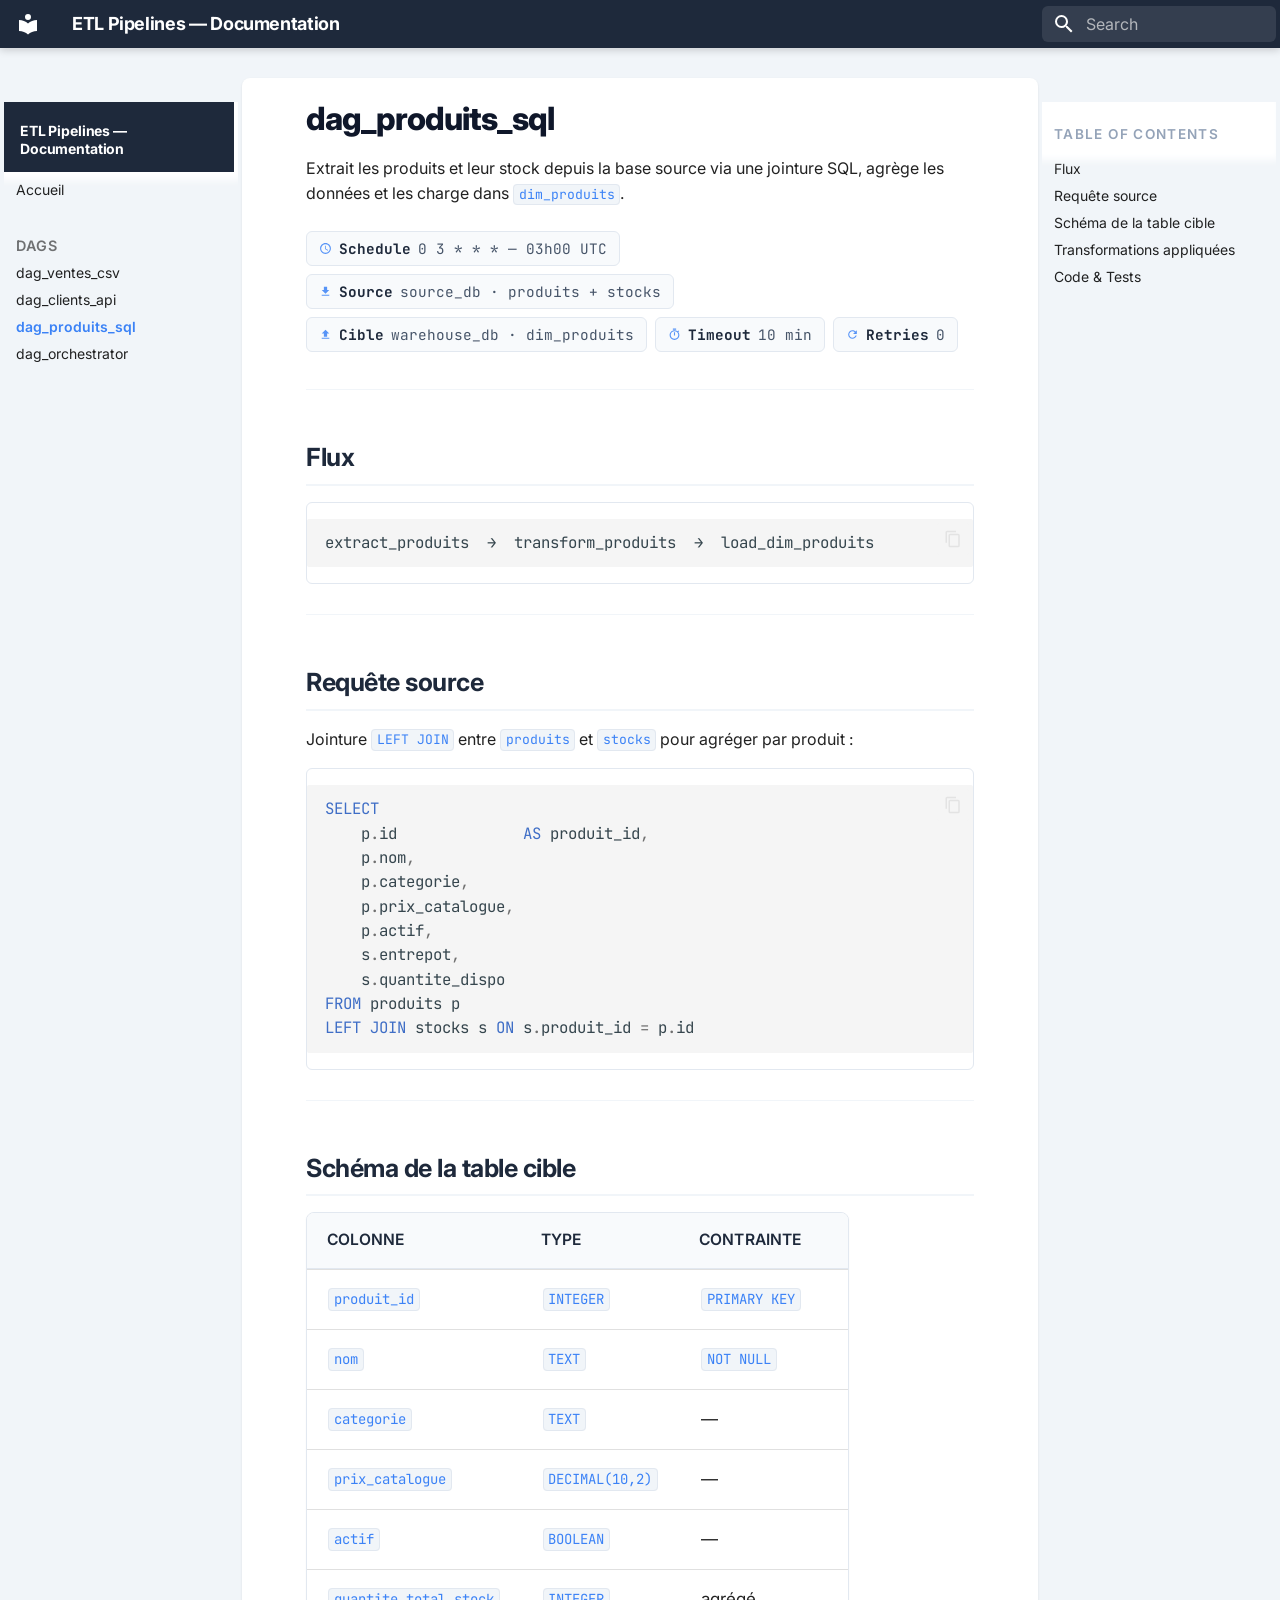
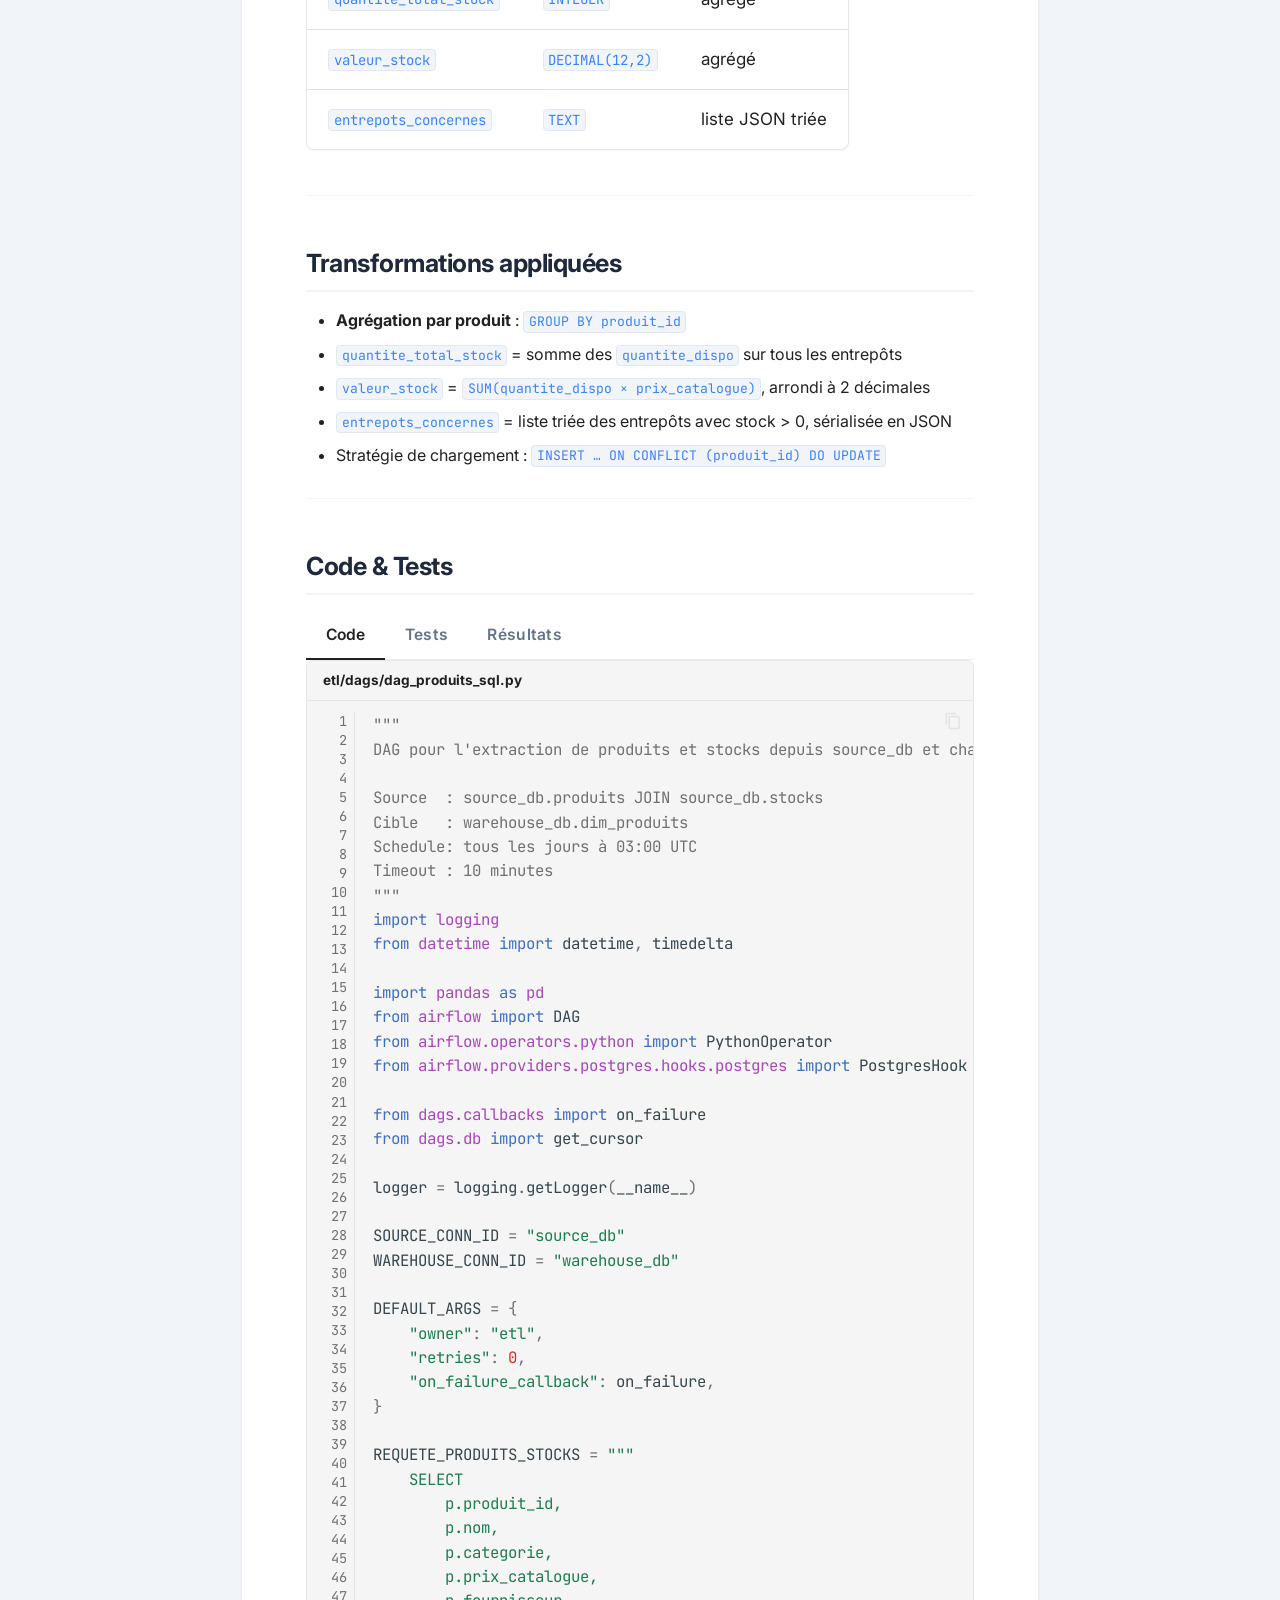
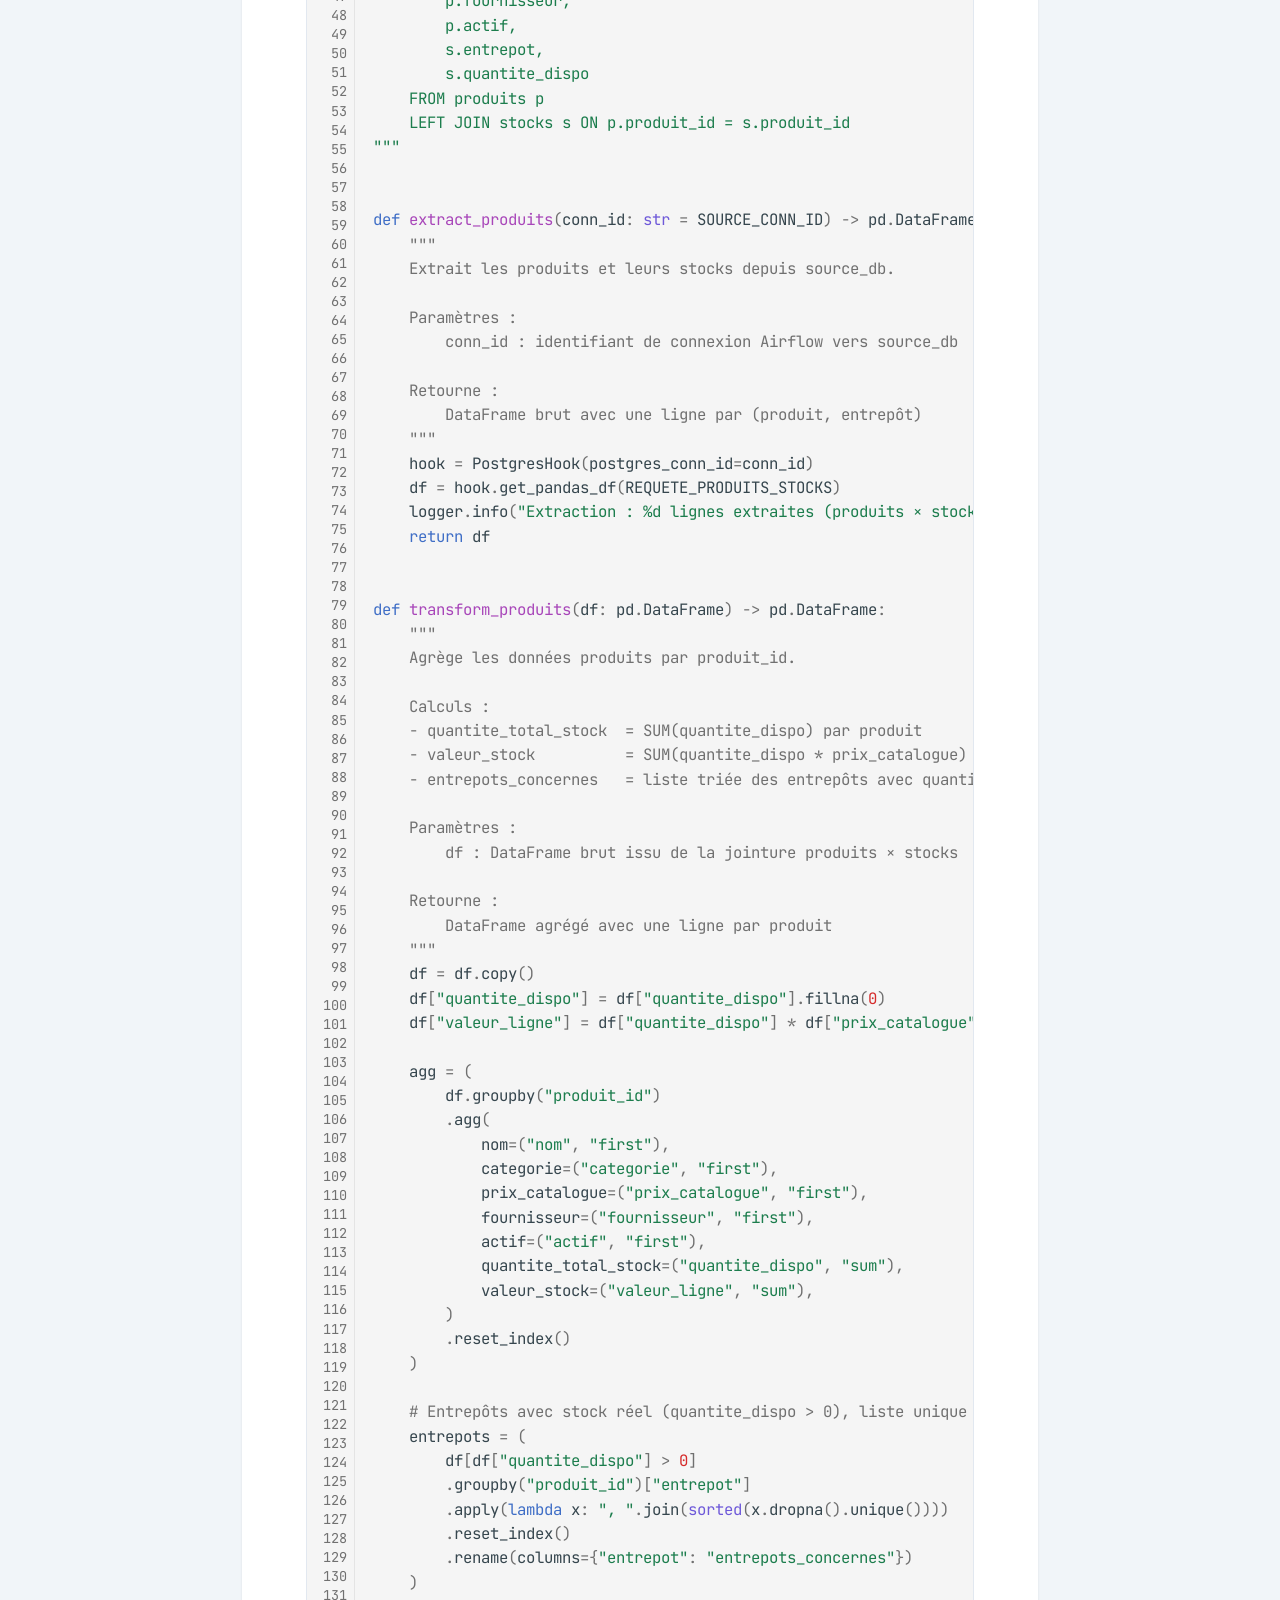
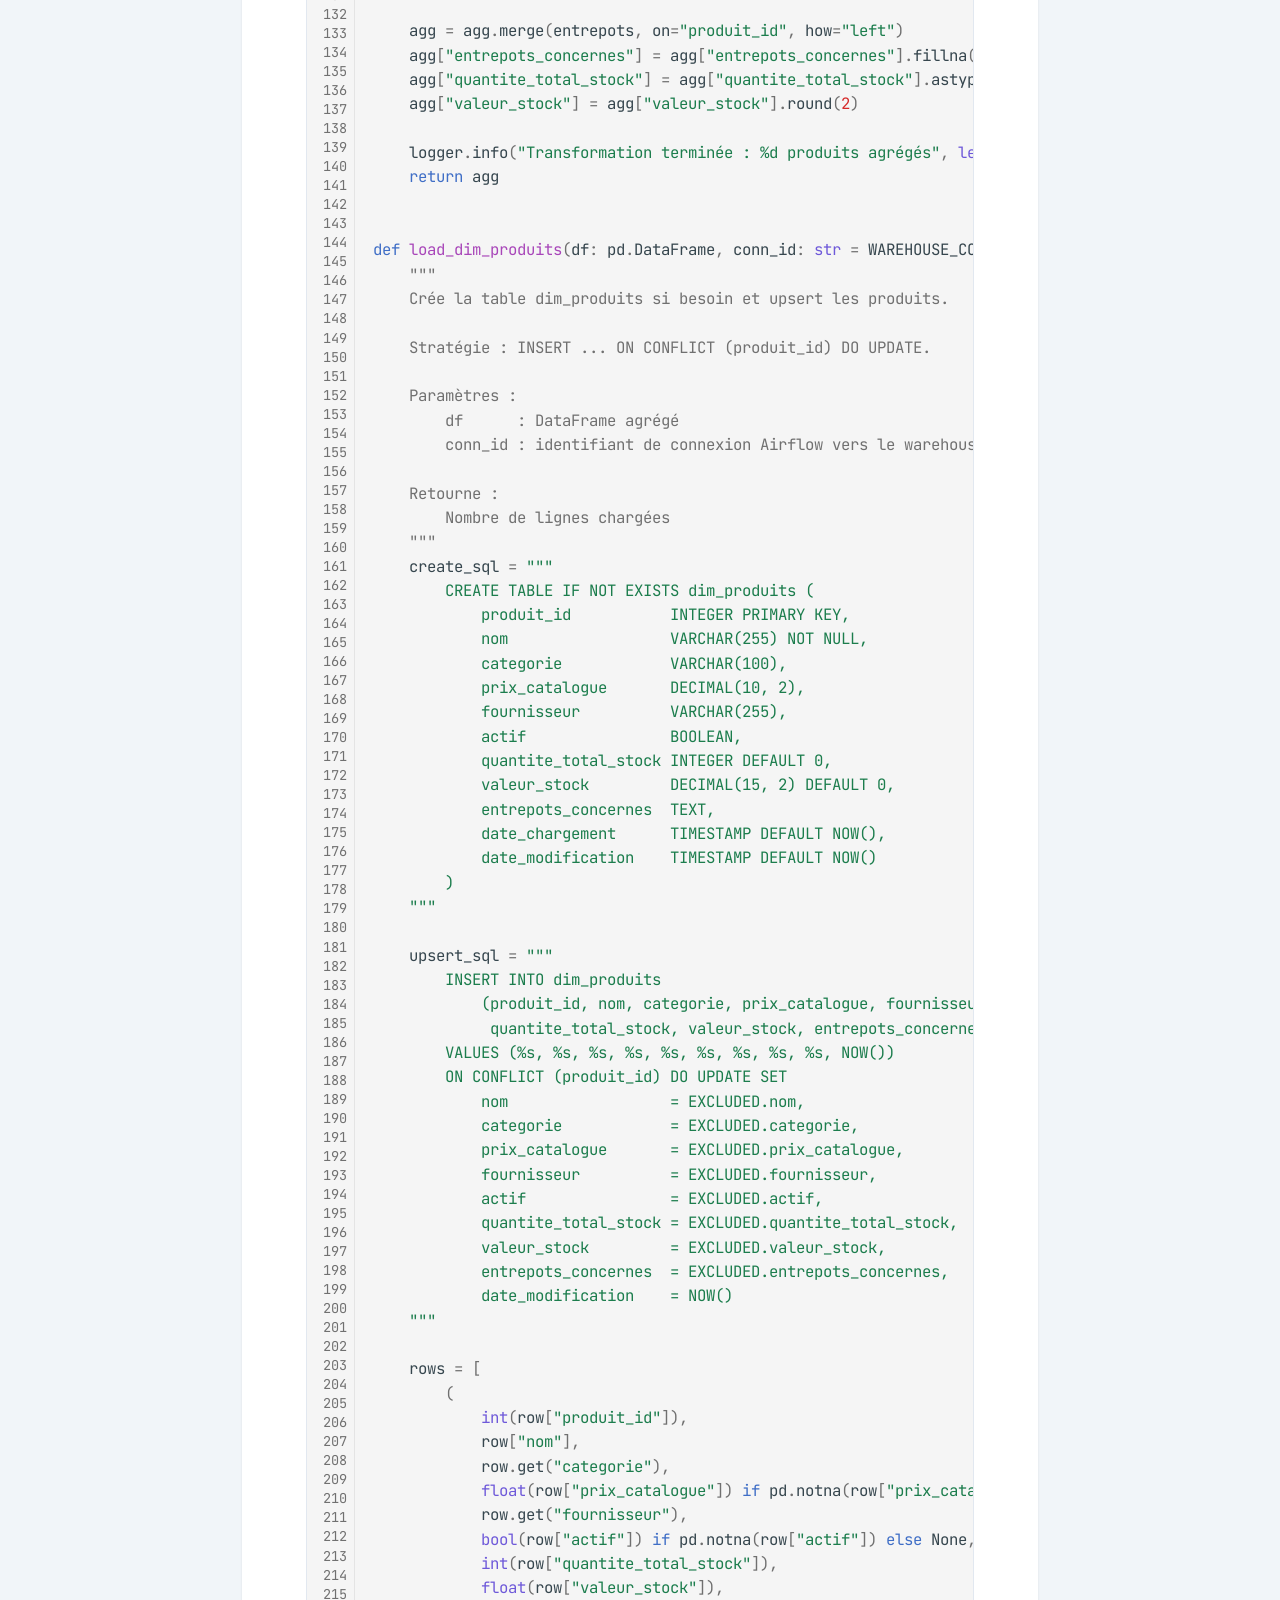
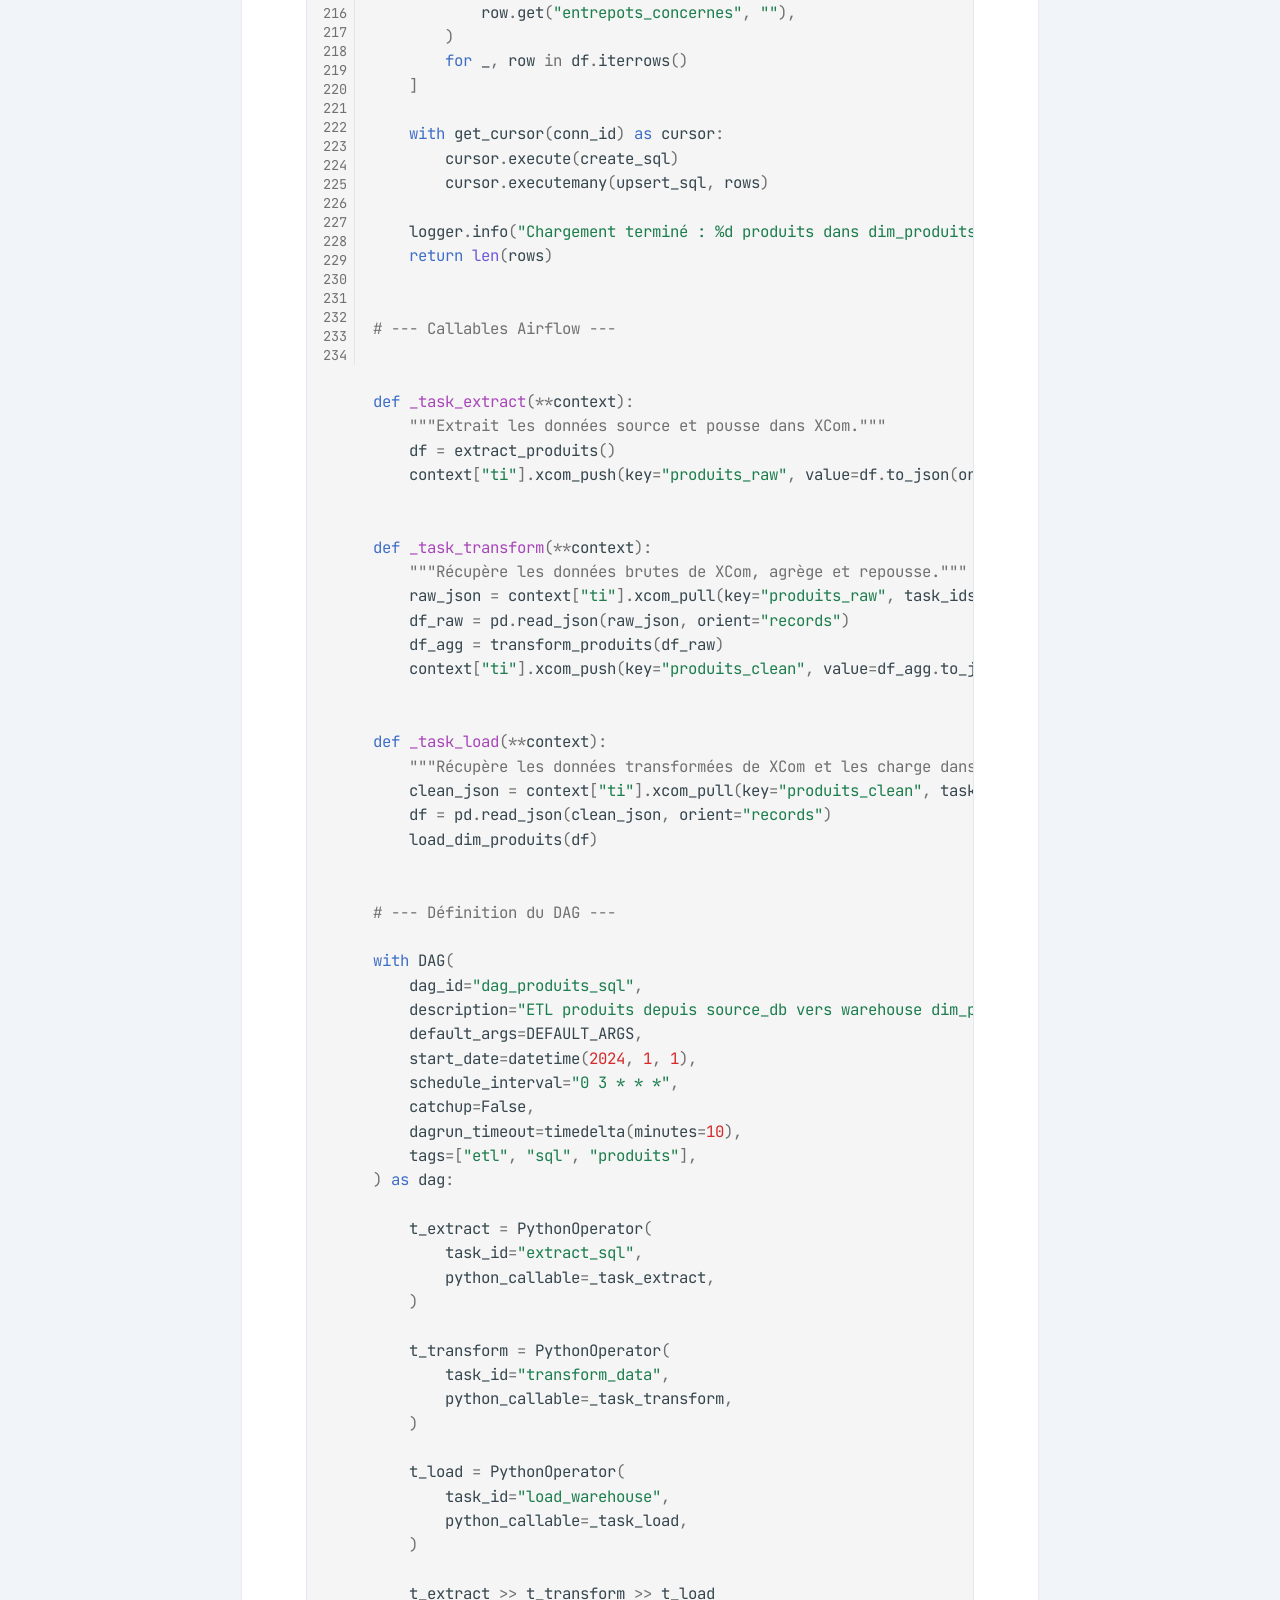
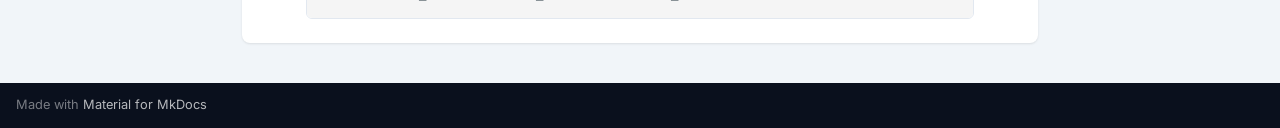
<file: site/dags/produits-sql/index.html>
<!doctype html>
<html lang="en" class="no-js">
  <head>
    
      <meta charset="utf-8">
      <meta name="viewport" content="width=device-width,initial-scale=1">
      
        <meta name="description" content="Documentation des DAGs Airflow pour le pipeline ETL Vélib temps réel">
      
      
        <meta name="author" content="Julien C.">
      
      
      
        <link rel="prev" href="../clients-api/">
      
      
        <link rel="next" href="../orchestrator/">
      
      
        
      
      
      <link rel="icon" href="../../assets/images/favicon.png">
      <meta name="generator" content="mkdocs-1.6.1, mkdocs-material-9.7.6">
    
    
      
        <title>dag_produits_sql - ETL Pipelines — Documentation</title>
      
    
    
      <link rel="stylesheet" href="../../assets/stylesheets/main.484c7ddc.min.css">
      
        
        <link rel="stylesheet" href="../../assets/stylesheets/palette.ab4e12ef.min.css">
      
      


    
    
      
    
    
      
        
        
        <link rel="preconnect" href="https://fonts.gstatic.com" crossorigin>
        <link rel="stylesheet" href="https://fonts.googleapis.com/css?family=Inter:300,300i,400,400i,700,700i%7CJetBrains+Mono:400,400i,700,700i&display=fallback">
        <style>:root{--md-text-font:"Inter";--md-code-font:"JetBrains Mono"}</style>
      
    
    
      <link rel="stylesheet" href="../../stylesheets/extra.css">
    
    <script>__md_scope=new URL("../..",location),__md_hash=e=>[...e].reduce(((e,_)=>(e<<5)-e+_.charCodeAt(0)),0),__md_get=(e,_=localStorage,t=__md_scope)=>JSON.parse(_.getItem(t.pathname+"."+e)),__md_set=(e,_,t=localStorage,a=__md_scope)=>{try{t.setItem(a.pathname+"."+e,JSON.stringify(_))}catch(e){}}</script>
    
      

    
    
  </head>
  
  
    
    
      
    
    
    
    
    <body dir="ltr" data-md-color-scheme="default" data-md-color-primary="custom" data-md-color-accent="custom">
  
    
    <input class="md-toggle" data-md-toggle="drawer" type="checkbox" id="__drawer" autocomplete="off">
    <input class="md-toggle" data-md-toggle="search" type="checkbox" id="__search" autocomplete="off">
    <label class="md-overlay" for="__drawer"></label>
    <div data-md-component="skip">
      
        
        <a href="#dag_produits_sql" class="md-skip">
          Skip to content
        </a>
      
    </div>
    <div data-md-component="announce">
      
    </div>
    
    
      

  

<header class="md-header md-header--shadow" data-md-component="header">
  <nav class="md-header__inner md-grid" aria-label="Header">
    <a href="../.." title="ETL Pipelines — Documentation" class="md-header__button md-logo" aria-label="ETL Pipelines — Documentation" data-md-component="logo">
      
  
  <svg xmlns="http://www.w3.org/2000/svg" viewBox="0 0 24 24"><path d="M12 8a3 3 0 0 0 3-3 3 3 0 0 0-3-3 3 3 0 0 0-3 3 3 3 0 0 0 3 3m0 3.54C9.64 9.35 6.5 8 3 8v11c3.5 0 6.64 1.35 9 3.54 2.36-2.19 5.5-3.54 9-3.54V8c-3.5 0-6.64 1.35-9 3.54"/></svg>

    </a>
    <label class="md-header__button md-icon" for="__drawer">
      
      <svg xmlns="http://www.w3.org/2000/svg" viewBox="0 0 24 24"><path d="M3 6h18v2H3zm0 5h18v2H3zm0 5h18v2H3z"/></svg>
    </label>
    <div class="md-header__title" data-md-component="header-title">
      <div class="md-header__ellipsis">
        <div class="md-header__topic">
          <span class="md-ellipsis">
            ETL Pipelines — Documentation
          </span>
        </div>
        <div class="md-header__topic" data-md-component="header-topic">
          <span class="md-ellipsis">
            
              dag_produits_sql
            
          </span>
        </div>
      </div>
    </div>
    
      
        <form class="md-header__option" data-md-component="palette">
  
    
    
    
    <input class="md-option" data-md-color-media="" data-md-color-scheme="default" data-md-color-primary="custom" data-md-color-accent="custom"  aria-hidden="true"  type="radio" name="__palette" id="__palette_0">
    
  
</form>
      
    
    
      <script>var palette=__md_get("__palette");if(palette&&palette.color){if("(prefers-color-scheme)"===palette.color.media){var media=matchMedia("(prefers-color-scheme: light)"),input=document.querySelector(media.matches?"[data-md-color-media='(prefers-color-scheme: light)']":"[data-md-color-media='(prefers-color-scheme: dark)']");palette.color.media=input.getAttribute("data-md-color-media"),palette.color.scheme=input.getAttribute("data-md-color-scheme"),palette.color.primary=input.getAttribute("data-md-color-primary"),palette.color.accent=input.getAttribute("data-md-color-accent")}for(var[key,value]of Object.entries(palette.color))document.body.setAttribute("data-md-color-"+key,value)}</script>
    
    
    
      
      
        <label class="md-header__button md-icon" for="__search">
          
          <svg xmlns="http://www.w3.org/2000/svg" viewBox="0 0 24 24"><path d="M9.5 3A6.5 6.5 0 0 1 16 9.5c0 1.61-.59 3.09-1.56 4.23l.27.27h.79l5 5-1.5 1.5-5-5v-.79l-.27-.27A6.52 6.52 0 0 1 9.5 16 6.5 6.5 0 0 1 3 9.5 6.5 6.5 0 0 1 9.5 3m0 2C7 5 5 7 5 9.5S7 14 9.5 14 14 12 14 9.5 12 5 9.5 5"/></svg>
        </label>
        <div class="md-search" data-md-component="search" role="dialog">
  <label class="md-search__overlay" for="__search"></label>
  <div class="md-search__inner" role="search">
    <form class="md-search__form" name="search">
      <input type="text" class="md-search__input" name="query" aria-label="Search" placeholder="Search" autocapitalize="off" autocorrect="off" autocomplete="off" spellcheck="false" data-md-component="search-query" required>
      <label class="md-search__icon md-icon" for="__search">
        
        <svg xmlns="http://www.w3.org/2000/svg" viewBox="0 0 24 24"><path d="M9.5 3A6.5 6.5 0 0 1 16 9.5c0 1.61-.59 3.09-1.56 4.23l.27.27h.79l5 5-1.5 1.5-5-5v-.79l-.27-.27A6.52 6.52 0 0 1 9.5 16 6.5 6.5 0 0 1 3 9.5 6.5 6.5 0 0 1 9.5 3m0 2C7 5 5 7 5 9.5S7 14 9.5 14 14 12 14 9.5 12 5 9.5 5"/></svg>
        
        <svg xmlns="http://www.w3.org/2000/svg" viewBox="0 0 24 24"><path d="M20 11v2H8l5.5 5.5-1.42 1.42L4.16 12l7.92-7.92L13.5 5.5 8 11z"/></svg>
      </label>
      <nav class="md-search__options" aria-label="Search">
        
        <button type="reset" class="md-search__icon md-icon" title="Clear" aria-label="Clear" tabindex="-1">
          
          <svg xmlns="http://www.w3.org/2000/svg" viewBox="0 0 24 24"><path d="M19 6.41 17.59 5 12 10.59 6.41 5 5 6.41 10.59 12 5 17.59 6.41 19 12 13.41 17.59 19 19 17.59 13.41 12z"/></svg>
        </button>
      </nav>
      
        <div class="md-search__suggest" data-md-component="search-suggest"></div>
      
    </form>
    <div class="md-search__output">
      <div class="md-search__scrollwrap" tabindex="0" data-md-scrollfix>
        <div class="md-search-result" data-md-component="search-result">
          <div class="md-search-result__meta">
            Initializing search
          </div>
          <ol class="md-search-result__list" role="presentation"></ol>
        </div>
      </div>
    </div>
  </div>
</div>
      
    
    
  </nav>
  
</header>
    
    <div class="md-container" data-md-component="container">
      
      
        
          
        
      
      <main class="md-main" data-md-component="main">
        <div class="md-main__inner md-grid">
          
            
              
              <div class="md-sidebar md-sidebar--primary" data-md-component="sidebar" data-md-type="navigation" >
                <div class="md-sidebar__scrollwrap">
                  <div class="md-sidebar__inner">
                    



<nav class="md-nav md-nav--primary" aria-label="Navigation" data-md-level="0">
  <label class="md-nav__title" for="__drawer">
    <a href="../.." title="ETL Pipelines — Documentation" class="md-nav__button md-logo" aria-label="ETL Pipelines — Documentation" data-md-component="logo">
      
  
  <svg xmlns="http://www.w3.org/2000/svg" viewBox="0 0 24 24"><path d="M12 8a3 3 0 0 0 3-3 3 3 0 0 0-3-3 3 3 0 0 0-3 3 3 3 0 0 0 3 3m0 3.54C9.64 9.35 6.5 8 3 8v11c3.5 0 6.64 1.35 9 3.54 2.36-2.19 5.5-3.54 9-3.54V8c-3.5 0-6.64 1.35-9 3.54"/></svg>

    </a>
    ETL Pipelines — Documentation
  </label>
  
  <ul class="md-nav__list" data-md-scrollfix>
    
      
      
  
  
  
  
    <li class="md-nav__item">
      <a href="../.." class="md-nav__link">
        
  
  
  <span class="md-ellipsis">
    
  
    Accueil
  

    
  </span>
  
  

      </a>
    </li>
  

    
      
      
  
  
    
  
  
  
    
    
      
        
      
        
      
        
      
        
      
    
    
    
      
        
        
      
    
    
    <li class="md-nav__item md-nav__item--active md-nav__item--section md-nav__item--nested">
      
        
        
        <input class="md-nav__toggle md-toggle " type="checkbox" id="__nav_2" checked>
        
          
          <label class="md-nav__link" for="__nav_2" id="__nav_2_label" tabindex="">
            
  
  
  <span class="md-ellipsis">
    
  
    DAGs
  

    
  </span>
  
  

            <span class="md-nav__icon md-icon"></span>
          </label>
        
        <nav class="md-nav" data-md-level="1" aria-labelledby="__nav_2_label" aria-expanded="true">
          <label class="md-nav__title" for="__nav_2">
            <span class="md-nav__icon md-icon"></span>
            
  
    DAGs
  

          </label>
          <ul class="md-nav__list" data-md-scrollfix>
            
              
                
  
  
  
  
    <li class="md-nav__item">
      <a href="../ventes-csv/" class="md-nav__link">
        
  
  
  <span class="md-ellipsis">
    
  
    dag_ventes_csv
  

    
  </span>
  
  

      </a>
    </li>
  

              
            
              
                
  
  
  
  
    <li class="md-nav__item">
      <a href="../clients-api/" class="md-nav__link">
        
  
  
  <span class="md-ellipsis">
    
  
    dag_clients_api
  

    
  </span>
  
  

      </a>
    </li>
  

              
            
              
                
  
  
    
  
  
  
    <li class="md-nav__item md-nav__item--active">
      
      <input class="md-nav__toggle md-toggle" type="checkbox" id="__toc">
      
      
        
      
      
        <label class="md-nav__link md-nav__link--active" for="__toc">
          
  
  
  <span class="md-ellipsis">
    
  
    dag_produits_sql
  

    
  </span>
  
  

          <span class="md-nav__icon md-icon"></span>
        </label>
      
      <a href="./" class="md-nav__link md-nav__link--active">
        
  
  
  <span class="md-ellipsis">
    
  
    dag_produits_sql
  

    
  </span>
  
  

      </a>
      
        

<nav class="md-nav md-nav--secondary" aria-label="Table of contents">
  
  
  
    
  
  
    <label class="md-nav__title" for="__toc">
      <span class="md-nav__icon md-icon"></span>
      Table of contents
    </label>
    <ul class="md-nav__list" data-md-component="toc" data-md-scrollfix>
      
        <li class="md-nav__item">
  <a href="#flux" class="md-nav__link">
    <span class="md-ellipsis">
      
        Flux
      
    </span>
  </a>
  
</li>
      
        <li class="md-nav__item">
  <a href="#requete-source" class="md-nav__link">
    <span class="md-ellipsis">
      
        Requête source
      
    </span>
  </a>
  
</li>
      
        <li class="md-nav__item">
  <a href="#schema-de-la-table-cible" class="md-nav__link">
    <span class="md-ellipsis">
      
        Schéma de la table cible
      
    </span>
  </a>
  
</li>
      
        <li class="md-nav__item">
  <a href="#transformations-appliquees" class="md-nav__link">
    <span class="md-ellipsis">
      
        Transformations appliquées
      
    </span>
  </a>
  
</li>
      
        <li class="md-nav__item">
  <a href="#code-tests" class="md-nav__link">
    <span class="md-ellipsis">
      
        Code &amp; Tests
      
    </span>
  </a>
  
</li>
      
    </ul>
  
</nav>
      
    </li>
  

              
            
              
                
  
  
  
  
    <li class="md-nav__item">
      <a href="../orchestrator/" class="md-nav__link">
        
  
  
  <span class="md-ellipsis">
    
  
    dag_orchestrator
  

    
  </span>
  
  

      </a>
    </li>
  

              
            
          </ul>
        </nav>
      
    </li>
  

    
  </ul>
</nav>
                  </div>
                </div>
              </div>
            
            
              
              <div class="md-sidebar md-sidebar--secondary" data-md-component="sidebar" data-md-type="toc" >
                <div class="md-sidebar__scrollwrap">
                  <div class="md-sidebar__inner">
                    

<nav class="md-nav md-nav--secondary" aria-label="Table of contents">
  
  
  
    
  
  
    <label class="md-nav__title" for="__toc">
      <span class="md-nav__icon md-icon"></span>
      Table of contents
    </label>
    <ul class="md-nav__list" data-md-component="toc" data-md-scrollfix>
      
        <li class="md-nav__item">
  <a href="#flux" class="md-nav__link">
    <span class="md-ellipsis">
      
        Flux
      
    </span>
  </a>
  
</li>
      
        <li class="md-nav__item">
  <a href="#requete-source" class="md-nav__link">
    <span class="md-ellipsis">
      
        Requête source
      
    </span>
  </a>
  
</li>
      
        <li class="md-nav__item">
  <a href="#schema-de-la-table-cible" class="md-nav__link">
    <span class="md-ellipsis">
      
        Schéma de la table cible
      
    </span>
  </a>
  
</li>
      
        <li class="md-nav__item">
  <a href="#transformations-appliquees" class="md-nav__link">
    <span class="md-ellipsis">
      
        Transformations appliquées
      
    </span>
  </a>
  
</li>
      
        <li class="md-nav__item">
  <a href="#code-tests" class="md-nav__link">
    <span class="md-ellipsis">
      
        Code &amp; Tests
      
    </span>
  </a>
  
</li>
      
    </ul>
  
</nav>
                  </div>
                </div>
              </div>
            
          
          
            <div class="md-content" data-md-component="content">
              
              <article class="md-content__inner md-typeset">
                
                  



<h1 id="dag_produits_sql">dag_produits_sql</h1>
<p>Extrait les produits et leur stock depuis la base source via une jointure SQL, agrège les données et les charge dans <code>dim_produits</code>.</p>
<div class="dag-meta">
  <span class="dag-meta-item"><svg xmlns="http://www.w3.org/2000/svg" viewBox="0 0 24 24" width="13" height="13" fill="currentColor"><path d="M12 2C6.5 2 2 6.5 2 12s4.5 10 10 10 10-4.5 10-10S17.5 2 12 2zm0 18c-4.41 0-8-3.59-8-8s3.59-8 8-8 8 3.59 8 8-3.59 8-8 8zm.5-13H11v6l5.25 3.15.75-1.23-4.5-2.67V7z"/></svg> <strong>Schedule</strong> 0 3 * * * — 03h00 UTC</span>
  <span class="dag-meta-item"><svg xmlns="http://www.w3.org/2000/svg" viewBox="0 0 24 24" width="13" height="13" fill="currentColor"><path d="M19 9h-4V3H9v6H5l7 7 7-7zM5 18v2h14v-2H5z"/></svg> <strong>Source</strong> source_db · produits + stocks</span>
  <span class="dag-meta-item"><svg xmlns="http://www.w3.org/2000/svg" viewBox="0 0 24 24" width="13" height="13" fill="currentColor"><path d="M9 16h6v-6h4l-7-7-7 7h4zm-4 2h14v2H5z"/></svg> <strong>Cible</strong> warehouse_db · dim_produits</span>
  <span class="dag-meta-item"><svg xmlns="http://www.w3.org/2000/svg" viewBox="0 0 24 24" width="13" height="13" fill="currentColor"><path d="M15 1H9v2h6V1zm-4 13h2V8h-2v6zm8.03-6.61 1.42-1.42c-.43-.51-.9-.99-1.41-1.41l-1.42 1.42C16.07 4.74 14.12 4 12 4c-4.97 0-9 4.03-9 9s4.02 9 9 9 9-4.03 9-9c0-2.12-.74-4.07-1.97-5.61zM12 20c-3.87 0-7-3.13-7-7s3.13-7 7-7 7 3.13 7 7-3.13 7-7 7z"/></svg> <strong>Timeout</strong> 10 min</span>
  <span class="dag-meta-item"><svg xmlns="http://www.w3.org/2000/svg" viewBox="0 0 24 24" width="13" height="13" fill="currentColor"><path d="M17.65 6.35C16.2 4.9 14.21 4 12 4c-4.42 0-7.99 3.58-7.99 8s3.57 8 7.99 8c3.73 0 6.84-2.55 7.73-6h-2.08c-.82 2.33-3.04 4-5.65 4-3.31 0-6-2.69-6-6s2.69-6 6-6c1.66 0 3.14.69 4.22 1.78L13 11h7V4l-2.35 2.35z"/></svg> <strong>Retries</strong> 0</span>
</div>

<hr />
<h2 id="flux">Flux</h2>
<div class="language-text highlight"><pre><span></span><code><span id="__span-0-1"><a id="__codelineno-0-1" name="__codelineno-0-1" href="#__codelineno-0-1"></a>extract_produits  →  transform_produits  →  load_dim_produits
</span></code></pre></div>
<hr />
<h2 id="requete-source">Requête source</h2>
<p>Jointure <code>LEFT JOIN</code> entre <code>produits</code> et <code>stocks</code> pour agréger par produit :</p>
<div class="language-sql highlight"><pre><span></span><code><span id="__span-1-1"><a id="__codelineno-1-1" name="__codelineno-1-1" href="#__codelineno-1-1"></a><span class="k">SELECT</span>
</span><span id="__span-1-2"><a id="__codelineno-1-2" name="__codelineno-1-2" href="#__codelineno-1-2"></a><span class="w">    </span><span class="n">p</span><span class="p">.</span><span class="n">id</span><span class="w">              </span><span class="k">AS</span><span class="w"> </span><span class="n">produit_id</span><span class="p">,</span>
</span><span id="__span-1-3"><a id="__codelineno-1-3" name="__codelineno-1-3" href="#__codelineno-1-3"></a><span class="w">    </span><span class="n">p</span><span class="p">.</span><span class="n">nom</span><span class="p">,</span>
</span><span id="__span-1-4"><a id="__codelineno-1-4" name="__codelineno-1-4" href="#__codelineno-1-4"></a><span class="w">    </span><span class="n">p</span><span class="p">.</span><span class="n">categorie</span><span class="p">,</span>
</span><span id="__span-1-5"><a id="__codelineno-1-5" name="__codelineno-1-5" href="#__codelineno-1-5"></a><span class="w">    </span><span class="n">p</span><span class="p">.</span><span class="n">prix_catalogue</span><span class="p">,</span>
</span><span id="__span-1-6"><a id="__codelineno-1-6" name="__codelineno-1-6" href="#__codelineno-1-6"></a><span class="w">    </span><span class="n">p</span><span class="p">.</span><span class="n">actif</span><span class="p">,</span>
</span><span id="__span-1-7"><a id="__codelineno-1-7" name="__codelineno-1-7" href="#__codelineno-1-7"></a><span class="w">    </span><span class="n">s</span><span class="p">.</span><span class="n">entrepot</span><span class="p">,</span>
</span><span id="__span-1-8"><a id="__codelineno-1-8" name="__codelineno-1-8" href="#__codelineno-1-8"></a><span class="w">    </span><span class="n">s</span><span class="p">.</span><span class="n">quantite_dispo</span>
</span><span id="__span-1-9"><a id="__codelineno-1-9" name="__codelineno-1-9" href="#__codelineno-1-9"></a><span class="k">FROM</span><span class="w"> </span><span class="n">produits</span><span class="w"> </span><span class="n">p</span>
</span><span id="__span-1-10"><a id="__codelineno-1-10" name="__codelineno-1-10" href="#__codelineno-1-10"></a><span class="k">LEFT</span><span class="w"> </span><span class="k">JOIN</span><span class="w"> </span><span class="n">stocks</span><span class="w"> </span><span class="n">s</span><span class="w"> </span><span class="k">ON</span><span class="w"> </span><span class="n">s</span><span class="p">.</span><span class="n">produit_id</span><span class="w"> </span><span class="o">=</span><span class="w"> </span><span class="n">p</span><span class="p">.</span><span class="n">id</span>
</span></code></pre></div>
<hr />
<h2 id="schema-de-la-table-cible">Schéma de la table cible</h2>
<table>
<thead>
<tr>
<th>Colonne</th>
<th>Type</th>
<th>Contrainte</th>
</tr>
</thead>
<tbody>
<tr>
<td><code>produit_id</code></td>
<td><code>INTEGER</code></td>
<td><code>PRIMARY KEY</code></td>
</tr>
<tr>
<td><code>nom</code></td>
<td><code>TEXT</code></td>
<td><code>NOT NULL</code></td>
</tr>
<tr>
<td><code>categorie</code></td>
<td><code>TEXT</code></td>
<td>—</td>
</tr>
<tr>
<td><code>prix_catalogue</code></td>
<td><code>DECIMAL(10,2)</code></td>
<td>—</td>
</tr>
<tr>
<td><code>actif</code></td>
<td><code>BOOLEAN</code></td>
<td>—</td>
</tr>
<tr>
<td><code>quantite_total_stock</code></td>
<td><code>INTEGER</code></td>
<td>agrégé</td>
</tr>
<tr>
<td><code>valeur_stock</code></td>
<td><code>DECIMAL(12,2)</code></td>
<td>agrégé</td>
</tr>
<tr>
<td><code>entrepots_concernes</code></td>
<td><code>TEXT</code></td>
<td>liste JSON triée</td>
</tr>
</tbody>
</table>
<hr />
<h2 id="transformations-appliquees">Transformations appliquées</h2>
<ul>
<li><strong>Agrégation par produit</strong> : <code>GROUP BY produit_id</code></li>
<li><code>quantite_total_stock</code> = somme des <code>quantite_dispo</code> sur tous les entrepôts</li>
<li><code>valeur_stock</code> = <code>SUM(quantite_dispo × prix_catalogue)</code>, arrondi à 2 décimales</li>
<li><code>entrepots_concernes</code> = liste triée des entrepôts avec stock &gt; 0, sérialisée en JSON</li>
<li>Stratégie de chargement : <code>INSERT … ON CONFLICT (produit_id) DO UPDATE</code></li>
</ul>
<hr />
<h2 id="code-tests">Code &amp; Tests</h2>
<div class="tabbed-set tabbed-alternate" data-tabs="1:3"><input checked="checked" id="__tabbed_1_1" name="__tabbed_1" type="radio" /><input id="__tabbed_1_2" name="__tabbed_1" type="radio" /><input id="__tabbed_1_3" name="__tabbed_1" type="radio" /><div class="tabbed-labels"><label for="__tabbed_1_1">Code</label><label for="__tabbed_1_2">Tests</label><label for="__tabbed_1_3">Résultats</label></div>
<div class="tabbed-content">
<div class="tabbed-block">
<div class="language-python highlight"><table class="highlighttable"><tr><th colspan="2" class="filename"><span class="filename">etl/dags/dag_produits_sql.py</span></th></tr><tr><td class="linenos"><div class="linenodiv"><pre><span></span><span class="normal"><a href="#__codelineno-2-1">  1</a></span>
<span class="normal"><a href="#__codelineno-2-2">  2</a></span>
<span class="normal"><a href="#__codelineno-2-3">  3</a></span>
<span class="normal"><a href="#__codelineno-2-4">  4</a></span>
<span class="normal"><a href="#__codelineno-2-5">  5</a></span>
<span class="normal"><a href="#__codelineno-2-6">  6</a></span>
<span class="normal"><a href="#__codelineno-2-7">  7</a></span>
<span class="normal"><a href="#__codelineno-2-8">  8</a></span>
<span class="normal"><a href="#__codelineno-2-9">  9</a></span>
<span class="normal"><a href="#__codelineno-2-10"> 10</a></span>
<span class="normal"><a href="#__codelineno-2-11"> 11</a></span>
<span class="normal"><a href="#__codelineno-2-12"> 12</a></span>
<span class="normal"><a href="#__codelineno-2-13"> 13</a></span>
<span class="normal"><a href="#__codelineno-2-14"> 14</a></span>
<span class="normal"><a href="#__codelineno-2-15"> 15</a></span>
<span class="normal"><a href="#__codelineno-2-16"> 16</a></span>
<span class="normal"><a href="#__codelineno-2-17"> 17</a></span>
<span class="normal"><a href="#__codelineno-2-18"> 18</a></span>
<span class="normal"><a href="#__codelineno-2-19"> 19</a></span>
<span class="normal"><a href="#__codelineno-2-20"> 20</a></span>
<span class="normal"><a href="#__codelineno-2-21"> 21</a></span>
<span class="normal"><a href="#__codelineno-2-22"> 22</a></span>
<span class="normal"><a href="#__codelineno-2-23"> 23</a></span>
<span class="normal"><a href="#__codelineno-2-24"> 24</a></span>
<span class="normal"><a href="#__codelineno-2-25"> 25</a></span>
<span class="normal"><a href="#__codelineno-2-26"> 26</a></span>
<span class="normal"><a href="#__codelineno-2-27"> 27</a></span>
<span class="normal"><a href="#__codelineno-2-28"> 28</a></span>
<span class="normal"><a href="#__codelineno-2-29"> 29</a></span>
<span class="normal"><a href="#__codelineno-2-30"> 30</a></span>
<span class="normal"><a href="#__codelineno-2-31"> 31</a></span>
<span class="normal"><a href="#__codelineno-2-32"> 32</a></span>
<span class="normal"><a href="#__codelineno-2-33"> 33</a></span>
<span class="normal"><a href="#__codelineno-2-34"> 34</a></span>
<span class="normal"><a href="#__codelineno-2-35"> 35</a></span>
<span class="normal"><a href="#__codelineno-2-36"> 36</a></span>
<span class="normal"><a href="#__codelineno-2-37"> 37</a></span>
<span class="normal"><a href="#__codelineno-2-38"> 38</a></span>
<span class="normal"><a href="#__codelineno-2-39"> 39</a></span>
<span class="normal"><a href="#__codelineno-2-40"> 40</a></span>
<span class="normal"><a href="#__codelineno-2-41"> 41</a></span>
<span class="normal"><a href="#__codelineno-2-42"> 42</a></span>
<span class="normal"><a href="#__codelineno-2-43"> 43</a></span>
<span class="normal"><a href="#__codelineno-2-44"> 44</a></span>
<span class="normal"><a href="#__codelineno-2-45"> 45</a></span>
<span class="normal"><a href="#__codelineno-2-46"> 46</a></span>
<span class="normal"><a href="#__codelineno-2-47"> 47</a></span>
<span class="normal"><a href="#__codelineno-2-48"> 48</a></span>
<span class="normal"><a href="#__codelineno-2-49"> 49</a></span>
<span class="normal"><a href="#__codelineno-2-50"> 50</a></span>
<span class="normal"><a href="#__codelineno-2-51"> 51</a></span>
<span class="normal"><a href="#__codelineno-2-52"> 52</a></span>
<span class="normal"><a href="#__codelineno-2-53"> 53</a></span>
<span class="normal"><a href="#__codelineno-2-54"> 54</a></span>
<span class="normal"><a href="#__codelineno-2-55"> 55</a></span>
<span class="normal"><a href="#__codelineno-2-56"> 56</a></span>
<span class="normal"><a href="#__codelineno-2-57"> 57</a></span>
<span class="normal"><a href="#__codelineno-2-58"> 58</a></span>
<span class="normal"><a href="#__codelineno-2-59"> 59</a></span>
<span class="normal"><a href="#__codelineno-2-60"> 60</a></span>
<span class="normal"><a href="#__codelineno-2-61"> 61</a></span>
<span class="normal"><a href="#__codelineno-2-62"> 62</a></span>
<span class="normal"><a href="#__codelineno-2-63"> 63</a></span>
<span class="normal"><a href="#__codelineno-2-64"> 64</a></span>
<span class="normal"><a href="#__codelineno-2-65"> 65</a></span>
<span class="normal"><a href="#__codelineno-2-66"> 66</a></span>
<span class="normal"><a href="#__codelineno-2-67"> 67</a></span>
<span class="normal"><a href="#__codelineno-2-68"> 68</a></span>
<span class="normal"><a href="#__codelineno-2-69"> 69</a></span>
<span class="normal"><a href="#__codelineno-2-70"> 70</a></span>
<span class="normal"><a href="#__codelineno-2-71"> 71</a></span>
<span class="normal"><a href="#__codelineno-2-72"> 72</a></span>
<span class="normal"><a href="#__codelineno-2-73"> 73</a></span>
<span class="normal"><a href="#__codelineno-2-74"> 74</a></span>
<span class="normal"><a href="#__codelineno-2-75"> 75</a></span>
<span class="normal"><a href="#__codelineno-2-76"> 76</a></span>
<span class="normal"><a href="#__codelineno-2-77"> 77</a></span>
<span class="normal"><a href="#__codelineno-2-78"> 78</a></span>
<span class="normal"><a href="#__codelineno-2-79"> 79</a></span>
<span class="normal"><a href="#__codelineno-2-80"> 80</a></span>
<span class="normal"><a href="#__codelineno-2-81"> 81</a></span>
<span class="normal"><a href="#__codelineno-2-82"> 82</a></span>
<span class="normal"><a href="#__codelineno-2-83"> 83</a></span>
<span class="normal"><a href="#__codelineno-2-84"> 84</a></span>
<span class="normal"><a href="#__codelineno-2-85"> 85</a></span>
<span class="normal"><a href="#__codelineno-2-86"> 86</a></span>
<span class="normal"><a href="#__codelineno-2-87"> 87</a></span>
<span class="normal"><a href="#__codelineno-2-88"> 88</a></span>
<span class="normal"><a href="#__codelineno-2-89"> 89</a></span>
<span class="normal"><a href="#__codelineno-2-90"> 90</a></span>
<span class="normal"><a href="#__codelineno-2-91"> 91</a></span>
<span class="normal"><a href="#__codelineno-2-92"> 92</a></span>
<span class="normal"><a href="#__codelineno-2-93"> 93</a></span>
<span class="normal"><a href="#__codelineno-2-94"> 94</a></span>
<span class="normal"><a href="#__codelineno-2-95"> 95</a></span>
<span class="normal"><a href="#__codelineno-2-96"> 96</a></span>
<span class="normal"><a href="#__codelineno-2-97"> 97</a></span>
<span class="normal"><a href="#__codelineno-2-98"> 98</a></span>
<span class="normal"><a href="#__codelineno-2-99"> 99</a></span>
<span class="normal"><a href="#__codelineno-2-100">100</a></span>
<span class="normal"><a href="#__codelineno-2-101">101</a></span>
<span class="normal"><a href="#__codelineno-2-102">102</a></span>
<span class="normal"><a href="#__codelineno-2-103">103</a></span>
<span class="normal"><a href="#__codelineno-2-104">104</a></span>
<span class="normal"><a href="#__codelineno-2-105">105</a></span>
<span class="normal"><a href="#__codelineno-2-106">106</a></span>
<span class="normal"><a href="#__codelineno-2-107">107</a></span>
<span class="normal"><a href="#__codelineno-2-108">108</a></span>
<span class="normal"><a href="#__codelineno-2-109">109</a></span>
<span class="normal"><a href="#__codelineno-2-110">110</a></span>
<span class="normal"><a href="#__codelineno-2-111">111</a></span>
<span class="normal"><a href="#__codelineno-2-112">112</a></span>
<span class="normal"><a href="#__codelineno-2-113">113</a></span>
<span class="normal"><a href="#__codelineno-2-114">114</a></span>
<span class="normal"><a href="#__codelineno-2-115">115</a></span>
<span class="normal"><a href="#__codelineno-2-116">116</a></span>
<span class="normal"><a href="#__codelineno-2-117">117</a></span>
<span class="normal"><a href="#__codelineno-2-118">118</a></span>
<span class="normal"><a href="#__codelineno-2-119">119</a></span>
<span class="normal"><a href="#__codelineno-2-120">120</a></span>
<span class="normal"><a href="#__codelineno-2-121">121</a></span>
<span class="normal"><a href="#__codelineno-2-122">122</a></span>
<span class="normal"><a href="#__codelineno-2-123">123</a></span>
<span class="normal"><a href="#__codelineno-2-124">124</a></span>
<span class="normal"><a href="#__codelineno-2-125">125</a></span>
<span class="normal"><a href="#__codelineno-2-126">126</a></span>
<span class="normal"><a href="#__codelineno-2-127">127</a></span>
<span class="normal"><a href="#__codelineno-2-128">128</a></span>
<span class="normal"><a href="#__codelineno-2-129">129</a></span>
<span class="normal"><a href="#__codelineno-2-130">130</a></span>
<span class="normal"><a href="#__codelineno-2-131">131</a></span>
<span class="normal"><a href="#__codelineno-2-132">132</a></span>
<span class="normal"><a href="#__codelineno-2-133">133</a></span>
<span class="normal"><a href="#__codelineno-2-134">134</a></span>
<span class="normal"><a href="#__codelineno-2-135">135</a></span>
<span class="normal"><a href="#__codelineno-2-136">136</a></span>
<span class="normal"><a href="#__codelineno-2-137">137</a></span>
<span class="normal"><a href="#__codelineno-2-138">138</a></span>
<span class="normal"><a href="#__codelineno-2-139">139</a></span>
<span class="normal"><a href="#__codelineno-2-140">140</a></span>
<span class="normal"><a href="#__codelineno-2-141">141</a></span>
<span class="normal"><a href="#__codelineno-2-142">142</a></span>
<span class="normal"><a href="#__codelineno-2-143">143</a></span>
<span class="normal"><a href="#__codelineno-2-144">144</a></span>
<span class="normal"><a href="#__codelineno-2-145">145</a></span>
<span class="normal"><a href="#__codelineno-2-146">146</a></span>
<span class="normal"><a href="#__codelineno-2-147">147</a></span>
<span class="normal"><a href="#__codelineno-2-148">148</a></span>
<span class="normal"><a href="#__codelineno-2-149">149</a></span>
<span class="normal"><a href="#__codelineno-2-150">150</a></span>
<span class="normal"><a href="#__codelineno-2-151">151</a></span>
<span class="normal"><a href="#__codelineno-2-152">152</a></span>
<span class="normal"><a href="#__codelineno-2-153">153</a></span>
<span class="normal"><a href="#__codelineno-2-154">154</a></span>
<span class="normal"><a href="#__codelineno-2-155">155</a></span>
<span class="normal"><a href="#__codelineno-2-156">156</a></span>
<span class="normal"><a href="#__codelineno-2-157">157</a></span>
<span class="normal"><a href="#__codelineno-2-158">158</a></span>
<span class="normal"><a href="#__codelineno-2-159">159</a></span>
<span class="normal"><a href="#__codelineno-2-160">160</a></span>
<span class="normal"><a href="#__codelineno-2-161">161</a></span>
<span class="normal"><a href="#__codelineno-2-162">162</a></span>
<span class="normal"><a href="#__codelineno-2-163">163</a></span>
<span class="normal"><a href="#__codelineno-2-164">164</a></span>
<span class="normal"><a href="#__codelineno-2-165">165</a></span>
<span class="normal"><a href="#__codelineno-2-166">166</a></span>
<span class="normal"><a href="#__codelineno-2-167">167</a></span>
<span class="normal"><a href="#__codelineno-2-168">168</a></span>
<span class="normal"><a href="#__codelineno-2-169">169</a></span>
<span class="normal"><a href="#__codelineno-2-170">170</a></span>
<span class="normal"><a href="#__codelineno-2-171">171</a></span>
<span class="normal"><a href="#__codelineno-2-172">172</a></span>
<span class="normal"><a href="#__codelineno-2-173">173</a></span>
<span class="normal"><a href="#__codelineno-2-174">174</a></span>
<span class="normal"><a href="#__codelineno-2-175">175</a></span>
<span class="normal"><a href="#__codelineno-2-176">176</a></span>
<span class="normal"><a href="#__codelineno-2-177">177</a></span>
<span class="normal"><a href="#__codelineno-2-178">178</a></span>
<span class="normal"><a href="#__codelineno-2-179">179</a></span>
<span class="normal"><a href="#__codelineno-2-180">180</a></span>
<span class="normal"><a href="#__codelineno-2-181">181</a></span>
<span class="normal"><a href="#__codelineno-2-182">182</a></span>
<span class="normal"><a href="#__codelineno-2-183">183</a></span>
<span class="normal"><a href="#__codelineno-2-184">184</a></span>
<span class="normal"><a href="#__codelineno-2-185">185</a></span>
<span class="normal"><a href="#__codelineno-2-186">186</a></span>
<span class="normal"><a href="#__codelineno-2-187">187</a></span>
<span class="normal"><a href="#__codelineno-2-188">188</a></span>
<span class="normal"><a href="#__codelineno-2-189">189</a></span>
<span class="normal"><a href="#__codelineno-2-190">190</a></span>
<span class="normal"><a href="#__codelineno-2-191">191</a></span>
<span class="normal"><a href="#__codelineno-2-192">192</a></span>
<span class="normal"><a href="#__codelineno-2-193">193</a></span>
<span class="normal"><a href="#__codelineno-2-194">194</a></span>
<span class="normal"><a href="#__codelineno-2-195">195</a></span>
<span class="normal"><a href="#__codelineno-2-196">196</a></span>
<span class="normal"><a href="#__codelineno-2-197">197</a></span>
<span class="normal"><a href="#__codelineno-2-198">198</a></span>
<span class="normal"><a href="#__codelineno-2-199">199</a></span>
<span class="normal"><a href="#__codelineno-2-200">200</a></span>
<span class="normal"><a href="#__codelineno-2-201">201</a></span>
<span class="normal"><a href="#__codelineno-2-202">202</a></span>
<span class="normal"><a href="#__codelineno-2-203">203</a></span>
<span class="normal"><a href="#__codelineno-2-204">204</a></span>
<span class="normal"><a href="#__codelineno-2-205">205</a></span>
<span class="normal"><a href="#__codelineno-2-206">206</a></span>
<span class="normal"><a href="#__codelineno-2-207">207</a></span>
<span class="normal"><a href="#__codelineno-2-208">208</a></span>
<span class="normal"><a href="#__codelineno-2-209">209</a></span>
<span class="normal"><a href="#__codelineno-2-210">210</a></span>
<span class="normal"><a href="#__codelineno-2-211">211</a></span>
<span class="normal"><a href="#__codelineno-2-212">212</a></span>
<span class="normal"><a href="#__codelineno-2-213">213</a></span>
<span class="normal"><a href="#__codelineno-2-214">214</a></span>
<span class="normal"><a href="#__codelineno-2-215">215</a></span>
<span class="normal"><a href="#__codelineno-2-216">216</a></span>
<span class="normal"><a href="#__codelineno-2-217">217</a></span>
<span class="normal"><a href="#__codelineno-2-218">218</a></span>
<span class="normal"><a href="#__codelineno-2-219">219</a></span>
<span class="normal"><a href="#__codelineno-2-220">220</a></span>
<span class="normal"><a href="#__codelineno-2-221">221</a></span>
<span class="normal"><a href="#__codelineno-2-222">222</a></span>
<span class="normal"><a href="#__codelineno-2-223">223</a></span>
<span class="normal"><a href="#__codelineno-2-224">224</a></span>
<span class="normal"><a href="#__codelineno-2-225">225</a></span>
<span class="normal"><a href="#__codelineno-2-226">226</a></span>
<span class="normal"><a href="#__codelineno-2-227">227</a></span>
<span class="normal"><a href="#__codelineno-2-228">228</a></span>
<span class="normal"><a href="#__codelineno-2-229">229</a></span>
<span class="normal"><a href="#__codelineno-2-230">230</a></span>
<span class="normal"><a href="#__codelineno-2-231">231</a></span>
<span class="normal"><a href="#__codelineno-2-232">232</a></span>
<span class="normal"><a href="#__codelineno-2-233">233</a></span>
<span class="normal"><a href="#__codelineno-2-234">234</a></span></pre></div></td><td class="code"><div><pre><span></span><code><span id="__span-2-1"><a id="__codelineno-2-1" name="__codelineno-2-1"></a><span class="sd">&quot;&quot;&quot;</span>
</span><span id="__span-2-2"><a id="__codelineno-2-2" name="__codelineno-2-2"></a><span class="sd">DAG pour l&#39;extraction de produits et stocks depuis source_db et chargement vers warehouse.</span>
</span><span id="__span-2-3"><a id="__codelineno-2-3" name="__codelineno-2-3"></a>
</span><span id="__span-2-4"><a id="__codelineno-2-4" name="__codelineno-2-4"></a><span class="sd">Source  : source_db.produits JOIN source_db.stocks</span>
</span><span id="__span-2-5"><a id="__codelineno-2-5" name="__codelineno-2-5"></a><span class="sd">Cible   : warehouse_db.dim_produits</span>
</span><span id="__span-2-6"><a id="__codelineno-2-6" name="__codelineno-2-6"></a><span class="sd">Schedule: tous les jours à 03:00 UTC</span>
</span><span id="__span-2-7"><a id="__codelineno-2-7" name="__codelineno-2-7"></a><span class="sd">Timeout : 10 minutes</span>
</span><span id="__span-2-8"><a id="__codelineno-2-8" name="__codelineno-2-8"></a><span class="sd">&quot;&quot;&quot;</span>
</span><span id="__span-2-9"><a id="__codelineno-2-9" name="__codelineno-2-9"></a><span class="kn">import</span><span class="w"> </span><span class="nn">logging</span>
</span><span id="__span-2-10"><a id="__codelineno-2-10" name="__codelineno-2-10"></a><span class="kn">from</span><span class="w"> </span><span class="nn">datetime</span><span class="w"> </span><span class="kn">import</span> <span class="n">datetime</span><span class="p">,</span> <span class="n">timedelta</span>
</span><span id="__span-2-11"><a id="__codelineno-2-11" name="__codelineno-2-11"></a>
</span><span id="__span-2-12"><a id="__codelineno-2-12" name="__codelineno-2-12"></a><span class="kn">import</span><span class="w"> </span><span class="nn">pandas</span><span class="w"> </span><span class="k">as</span><span class="w"> </span><span class="nn">pd</span>
</span><span id="__span-2-13"><a id="__codelineno-2-13" name="__codelineno-2-13"></a><span class="kn">from</span><span class="w"> </span><span class="nn">airflow</span><span class="w"> </span><span class="kn">import</span> <span class="n">DAG</span>
</span><span id="__span-2-14"><a id="__codelineno-2-14" name="__codelineno-2-14"></a><span class="kn">from</span><span class="w"> </span><span class="nn">airflow.operators.python</span><span class="w"> </span><span class="kn">import</span> <span class="n">PythonOperator</span>
</span><span id="__span-2-15"><a id="__codelineno-2-15" name="__codelineno-2-15"></a><span class="kn">from</span><span class="w"> </span><span class="nn">airflow.providers.postgres.hooks.postgres</span><span class="w"> </span><span class="kn">import</span> <span class="n">PostgresHook</span>
</span><span id="__span-2-16"><a id="__codelineno-2-16" name="__codelineno-2-16"></a>
</span><span id="__span-2-17"><a id="__codelineno-2-17" name="__codelineno-2-17"></a><span class="kn">from</span><span class="w"> </span><span class="nn">dags.callbacks</span><span class="w"> </span><span class="kn">import</span> <span class="n">on_failure</span>
</span><span id="__span-2-18"><a id="__codelineno-2-18" name="__codelineno-2-18"></a><span class="kn">from</span><span class="w"> </span><span class="nn">dags.db</span><span class="w"> </span><span class="kn">import</span> <span class="n">get_cursor</span>
</span><span id="__span-2-19"><a id="__codelineno-2-19" name="__codelineno-2-19"></a>
</span><span id="__span-2-20"><a id="__codelineno-2-20" name="__codelineno-2-20"></a><span class="n">logger</span> <span class="o">=</span> <span class="n">logging</span><span class="o">.</span><span class="n">getLogger</span><span class="p">(</span><span class="vm">__name__</span><span class="p">)</span>
</span><span id="__span-2-21"><a id="__codelineno-2-21" name="__codelineno-2-21"></a>
</span><span id="__span-2-22"><a id="__codelineno-2-22" name="__codelineno-2-22"></a><span class="n">SOURCE_CONN_ID</span> <span class="o">=</span> <span class="s2">&quot;source_db&quot;</span>
</span><span id="__span-2-23"><a id="__codelineno-2-23" name="__codelineno-2-23"></a><span class="n">WAREHOUSE_CONN_ID</span> <span class="o">=</span> <span class="s2">&quot;warehouse_db&quot;</span>
</span><span id="__span-2-24"><a id="__codelineno-2-24" name="__codelineno-2-24"></a>
</span><span id="__span-2-25"><a id="__codelineno-2-25" name="__codelineno-2-25"></a><span class="n">DEFAULT_ARGS</span> <span class="o">=</span> <span class="p">{</span>
</span><span id="__span-2-26"><a id="__codelineno-2-26" name="__codelineno-2-26"></a>    <span class="s2">&quot;owner&quot;</span><span class="p">:</span> <span class="s2">&quot;etl&quot;</span><span class="p">,</span>
</span><span id="__span-2-27"><a id="__codelineno-2-27" name="__codelineno-2-27"></a>    <span class="s2">&quot;retries&quot;</span><span class="p">:</span> <span class="mi">0</span><span class="p">,</span>
</span><span id="__span-2-28"><a id="__codelineno-2-28" name="__codelineno-2-28"></a>    <span class="s2">&quot;on_failure_callback&quot;</span><span class="p">:</span> <span class="n">on_failure</span><span class="p">,</span>
</span><span id="__span-2-29"><a id="__codelineno-2-29" name="__codelineno-2-29"></a><span class="p">}</span>
</span><span id="__span-2-30"><a id="__codelineno-2-30" name="__codelineno-2-30"></a>
</span><span id="__span-2-31"><a id="__codelineno-2-31" name="__codelineno-2-31"></a><span class="n">REQUETE_PRODUITS_STOCKS</span> <span class="o">=</span> <span class="s2">&quot;&quot;&quot;</span>
</span><span id="__span-2-32"><a id="__codelineno-2-32" name="__codelineno-2-32"></a><span class="s2">    SELECT</span>
</span><span id="__span-2-33"><a id="__codelineno-2-33" name="__codelineno-2-33"></a><span class="s2">        p.produit_id,</span>
</span><span id="__span-2-34"><a id="__codelineno-2-34" name="__codelineno-2-34"></a><span class="s2">        p.nom,</span>
</span><span id="__span-2-35"><a id="__codelineno-2-35" name="__codelineno-2-35"></a><span class="s2">        p.categorie,</span>
</span><span id="__span-2-36"><a id="__codelineno-2-36" name="__codelineno-2-36"></a><span class="s2">        p.prix_catalogue,</span>
</span><span id="__span-2-37"><a id="__codelineno-2-37" name="__codelineno-2-37"></a><span class="s2">        p.fournisseur,</span>
</span><span id="__span-2-38"><a id="__codelineno-2-38" name="__codelineno-2-38"></a><span class="s2">        p.actif,</span>
</span><span id="__span-2-39"><a id="__codelineno-2-39" name="__codelineno-2-39"></a><span class="s2">        s.entrepot,</span>
</span><span id="__span-2-40"><a id="__codelineno-2-40" name="__codelineno-2-40"></a><span class="s2">        s.quantite_dispo</span>
</span><span id="__span-2-41"><a id="__codelineno-2-41" name="__codelineno-2-41"></a><span class="s2">    FROM produits p</span>
</span><span id="__span-2-42"><a id="__codelineno-2-42" name="__codelineno-2-42"></a><span class="s2">    LEFT JOIN stocks s ON p.produit_id = s.produit_id</span>
</span><span id="__span-2-43"><a id="__codelineno-2-43" name="__codelineno-2-43"></a><span class="s2">&quot;&quot;&quot;</span>
</span><span id="__span-2-44"><a id="__codelineno-2-44" name="__codelineno-2-44"></a>
</span><span id="__span-2-45"><a id="__codelineno-2-45" name="__codelineno-2-45"></a>
</span><span id="__span-2-46"><a id="__codelineno-2-46" name="__codelineno-2-46"></a><span class="k">def</span><span class="w"> </span><span class="nf">extract_produits</span><span class="p">(</span><span class="n">conn_id</span><span class="p">:</span> <span class="nb">str</span> <span class="o">=</span> <span class="n">SOURCE_CONN_ID</span><span class="p">)</span> <span class="o">-&gt;</span> <span class="n">pd</span><span class="o">.</span><span class="n">DataFrame</span><span class="p">:</span>
</span><span id="__span-2-47"><a id="__codelineno-2-47" name="__codelineno-2-47"></a><span class="w">    </span><span class="sd">&quot;&quot;&quot;</span>
</span><span id="__span-2-48"><a id="__codelineno-2-48" name="__codelineno-2-48"></a><span class="sd">    Extrait les produits et leurs stocks depuis source_db.</span>
</span><span id="__span-2-49"><a id="__codelineno-2-49" name="__codelineno-2-49"></a>
</span><span id="__span-2-50"><a id="__codelineno-2-50" name="__codelineno-2-50"></a><span class="sd">    Paramètres :</span>
</span><span id="__span-2-51"><a id="__codelineno-2-51" name="__codelineno-2-51"></a><span class="sd">        conn_id : identifiant de connexion Airflow vers source_db</span>
</span><span id="__span-2-52"><a id="__codelineno-2-52" name="__codelineno-2-52"></a>
</span><span id="__span-2-53"><a id="__codelineno-2-53" name="__codelineno-2-53"></a><span class="sd">    Retourne :</span>
</span><span id="__span-2-54"><a id="__codelineno-2-54" name="__codelineno-2-54"></a><span class="sd">        DataFrame brut avec une ligne par (produit, entrepôt)</span>
</span><span id="__span-2-55"><a id="__codelineno-2-55" name="__codelineno-2-55"></a><span class="sd">    &quot;&quot;&quot;</span>
</span><span id="__span-2-56"><a id="__codelineno-2-56" name="__codelineno-2-56"></a>    <span class="n">hook</span> <span class="o">=</span> <span class="n">PostgresHook</span><span class="p">(</span><span class="n">postgres_conn_id</span><span class="o">=</span><span class="n">conn_id</span><span class="p">)</span>
</span><span id="__span-2-57"><a id="__codelineno-2-57" name="__codelineno-2-57"></a>    <span class="n">df</span> <span class="o">=</span> <span class="n">hook</span><span class="o">.</span><span class="n">get_pandas_df</span><span class="p">(</span><span class="n">REQUETE_PRODUITS_STOCKS</span><span class="p">)</span>
</span><span id="__span-2-58"><a id="__codelineno-2-58" name="__codelineno-2-58"></a>    <span class="n">logger</span><span class="o">.</span><span class="n">info</span><span class="p">(</span><span class="s2">&quot;Extraction : </span><span class="si">%d</span><span class="s2"> lignes extraites (produits × stocks)&quot;</span><span class="p">,</span> <span class="nb">len</span><span class="p">(</span><span class="n">df</span><span class="p">))</span>
</span><span id="__span-2-59"><a id="__codelineno-2-59" name="__codelineno-2-59"></a>    <span class="k">return</span> <span class="n">df</span>
</span><span id="__span-2-60"><a id="__codelineno-2-60" name="__codelineno-2-60"></a>
</span><span id="__span-2-61"><a id="__codelineno-2-61" name="__codelineno-2-61"></a>
</span><span id="__span-2-62"><a id="__codelineno-2-62" name="__codelineno-2-62"></a><span class="k">def</span><span class="w"> </span><span class="nf">transform_produits</span><span class="p">(</span><span class="n">df</span><span class="p">:</span> <span class="n">pd</span><span class="o">.</span><span class="n">DataFrame</span><span class="p">)</span> <span class="o">-&gt;</span> <span class="n">pd</span><span class="o">.</span><span class="n">DataFrame</span><span class="p">:</span>
</span><span id="__span-2-63"><a id="__codelineno-2-63" name="__codelineno-2-63"></a><span class="w">    </span><span class="sd">&quot;&quot;&quot;</span>
</span><span id="__span-2-64"><a id="__codelineno-2-64" name="__codelineno-2-64"></a><span class="sd">    Agrège les données produits par produit_id.</span>
</span><span id="__span-2-65"><a id="__codelineno-2-65" name="__codelineno-2-65"></a>
</span><span id="__span-2-66"><a id="__codelineno-2-66" name="__codelineno-2-66"></a><span class="sd">    Calculs :</span>
</span><span id="__span-2-67"><a id="__codelineno-2-67" name="__codelineno-2-67"></a><span class="sd">    - quantite_total_stock  = SUM(quantite_dispo) par produit</span>
</span><span id="__span-2-68"><a id="__codelineno-2-68" name="__codelineno-2-68"></a><span class="sd">    - valeur_stock          = SUM(quantite_dispo * prix_catalogue) par produit</span>
</span><span id="__span-2-69"><a id="__codelineno-2-69" name="__codelineno-2-69"></a><span class="sd">    - entrepots_concernes   = liste triée des entrepôts avec quantite_dispo &gt; 0</span>
</span><span id="__span-2-70"><a id="__codelineno-2-70" name="__codelineno-2-70"></a>
</span><span id="__span-2-71"><a id="__codelineno-2-71" name="__codelineno-2-71"></a><span class="sd">    Paramètres :</span>
</span><span id="__span-2-72"><a id="__codelineno-2-72" name="__codelineno-2-72"></a><span class="sd">        df : DataFrame brut issu de la jointure produits × stocks</span>
</span><span id="__span-2-73"><a id="__codelineno-2-73" name="__codelineno-2-73"></a>
</span><span id="__span-2-74"><a id="__codelineno-2-74" name="__codelineno-2-74"></a><span class="sd">    Retourne :</span>
</span><span id="__span-2-75"><a id="__codelineno-2-75" name="__codelineno-2-75"></a><span class="sd">        DataFrame agrégé avec une ligne par produit</span>
</span><span id="__span-2-76"><a id="__codelineno-2-76" name="__codelineno-2-76"></a><span class="sd">    &quot;&quot;&quot;</span>
</span><span id="__span-2-77"><a id="__codelineno-2-77" name="__codelineno-2-77"></a>    <span class="n">df</span> <span class="o">=</span> <span class="n">df</span><span class="o">.</span><span class="n">copy</span><span class="p">()</span>
</span><span id="__span-2-78"><a id="__codelineno-2-78" name="__codelineno-2-78"></a>    <span class="n">df</span><span class="p">[</span><span class="s2">&quot;quantite_dispo&quot;</span><span class="p">]</span> <span class="o">=</span> <span class="n">df</span><span class="p">[</span><span class="s2">&quot;quantite_dispo&quot;</span><span class="p">]</span><span class="o">.</span><span class="n">fillna</span><span class="p">(</span><span class="mi">0</span><span class="p">)</span>
</span><span id="__span-2-79"><a id="__codelineno-2-79" name="__codelineno-2-79"></a>    <span class="n">df</span><span class="p">[</span><span class="s2">&quot;valeur_ligne&quot;</span><span class="p">]</span> <span class="o">=</span> <span class="n">df</span><span class="p">[</span><span class="s2">&quot;quantite_dispo&quot;</span><span class="p">]</span> <span class="o">*</span> <span class="n">df</span><span class="p">[</span><span class="s2">&quot;prix_catalogue&quot;</span><span class="p">]</span><span class="o">.</span><span class="n">fillna</span><span class="p">(</span><span class="mi">0</span><span class="p">)</span>
</span><span id="__span-2-80"><a id="__codelineno-2-80" name="__codelineno-2-80"></a>
</span><span id="__span-2-81"><a id="__codelineno-2-81" name="__codelineno-2-81"></a>    <span class="n">agg</span> <span class="o">=</span> <span class="p">(</span>
</span><span id="__span-2-82"><a id="__codelineno-2-82" name="__codelineno-2-82"></a>        <span class="n">df</span><span class="o">.</span><span class="n">groupby</span><span class="p">(</span><span class="s2">&quot;produit_id&quot;</span><span class="p">)</span>
</span><span id="__span-2-83"><a id="__codelineno-2-83" name="__codelineno-2-83"></a>        <span class="o">.</span><span class="n">agg</span><span class="p">(</span>
</span><span id="__span-2-84"><a id="__codelineno-2-84" name="__codelineno-2-84"></a>            <span class="n">nom</span><span class="o">=</span><span class="p">(</span><span class="s2">&quot;nom&quot;</span><span class="p">,</span> <span class="s2">&quot;first&quot;</span><span class="p">),</span>
</span><span id="__span-2-85"><a id="__codelineno-2-85" name="__codelineno-2-85"></a>            <span class="n">categorie</span><span class="o">=</span><span class="p">(</span><span class="s2">&quot;categorie&quot;</span><span class="p">,</span> <span class="s2">&quot;first&quot;</span><span class="p">),</span>
</span><span id="__span-2-86"><a id="__codelineno-2-86" name="__codelineno-2-86"></a>            <span class="n">prix_catalogue</span><span class="o">=</span><span class="p">(</span><span class="s2">&quot;prix_catalogue&quot;</span><span class="p">,</span> <span class="s2">&quot;first&quot;</span><span class="p">),</span>
</span><span id="__span-2-87"><a id="__codelineno-2-87" name="__codelineno-2-87"></a>            <span class="n">fournisseur</span><span class="o">=</span><span class="p">(</span><span class="s2">&quot;fournisseur&quot;</span><span class="p">,</span> <span class="s2">&quot;first&quot;</span><span class="p">),</span>
</span><span id="__span-2-88"><a id="__codelineno-2-88" name="__codelineno-2-88"></a>            <span class="n">actif</span><span class="o">=</span><span class="p">(</span><span class="s2">&quot;actif&quot;</span><span class="p">,</span> <span class="s2">&quot;first&quot;</span><span class="p">),</span>
</span><span id="__span-2-89"><a id="__codelineno-2-89" name="__codelineno-2-89"></a>            <span class="n">quantite_total_stock</span><span class="o">=</span><span class="p">(</span><span class="s2">&quot;quantite_dispo&quot;</span><span class="p">,</span> <span class="s2">&quot;sum&quot;</span><span class="p">),</span>
</span><span id="__span-2-90"><a id="__codelineno-2-90" name="__codelineno-2-90"></a>            <span class="n">valeur_stock</span><span class="o">=</span><span class="p">(</span><span class="s2">&quot;valeur_ligne&quot;</span><span class="p">,</span> <span class="s2">&quot;sum&quot;</span><span class="p">),</span>
</span><span id="__span-2-91"><a id="__codelineno-2-91" name="__codelineno-2-91"></a>        <span class="p">)</span>
</span><span id="__span-2-92"><a id="__codelineno-2-92" name="__codelineno-2-92"></a>        <span class="o">.</span><span class="n">reset_index</span><span class="p">()</span>
</span><span id="__span-2-93"><a id="__codelineno-2-93" name="__codelineno-2-93"></a>    <span class="p">)</span>
</span><span id="__span-2-94"><a id="__codelineno-2-94" name="__codelineno-2-94"></a>
</span><span id="__span-2-95"><a id="__codelineno-2-95" name="__codelineno-2-95"></a>    <span class="c1"># Entrepôts avec stock réel (quantite_dispo &gt; 0), liste unique triée</span>
</span><span id="__span-2-96"><a id="__codelineno-2-96" name="__codelineno-2-96"></a>    <span class="n">entrepots</span> <span class="o">=</span> <span class="p">(</span>
</span><span id="__span-2-97"><a id="__codelineno-2-97" name="__codelineno-2-97"></a>        <span class="n">df</span><span class="p">[</span><span class="n">df</span><span class="p">[</span><span class="s2">&quot;quantite_dispo&quot;</span><span class="p">]</span> <span class="o">&gt;</span> <span class="mi">0</span><span class="p">]</span>
</span><span id="__span-2-98"><a id="__codelineno-2-98" name="__codelineno-2-98"></a>        <span class="o">.</span><span class="n">groupby</span><span class="p">(</span><span class="s2">&quot;produit_id&quot;</span><span class="p">)[</span><span class="s2">&quot;entrepot&quot;</span><span class="p">]</span>
</span><span id="__span-2-99"><a id="__codelineno-2-99" name="__codelineno-2-99"></a>        <span class="o">.</span><span class="n">apply</span><span class="p">(</span><span class="k">lambda</span> <span class="n">x</span><span class="p">:</span> <span class="s2">&quot;, &quot;</span><span class="o">.</span><span class="n">join</span><span class="p">(</span><span class="nb">sorted</span><span class="p">(</span><span class="n">x</span><span class="o">.</span><span class="n">dropna</span><span class="p">()</span><span class="o">.</span><span class="n">unique</span><span class="p">())))</span>
</span><span id="__span-2-100"><a id="__codelineno-2-100" name="__codelineno-2-100"></a>        <span class="o">.</span><span class="n">reset_index</span><span class="p">()</span>
</span><span id="__span-2-101"><a id="__codelineno-2-101" name="__codelineno-2-101"></a>        <span class="o">.</span><span class="n">rename</span><span class="p">(</span><span class="n">columns</span><span class="o">=</span><span class="p">{</span><span class="s2">&quot;entrepot&quot;</span><span class="p">:</span> <span class="s2">&quot;entrepots_concernes&quot;</span><span class="p">})</span>
</span><span id="__span-2-102"><a id="__codelineno-2-102" name="__codelineno-2-102"></a>    <span class="p">)</span>
</span><span id="__span-2-103"><a id="__codelineno-2-103" name="__codelineno-2-103"></a>
</span><span id="__span-2-104"><a id="__codelineno-2-104" name="__codelineno-2-104"></a>    <span class="n">agg</span> <span class="o">=</span> <span class="n">agg</span><span class="o">.</span><span class="n">merge</span><span class="p">(</span><span class="n">entrepots</span><span class="p">,</span> <span class="n">on</span><span class="o">=</span><span class="s2">&quot;produit_id&quot;</span><span class="p">,</span> <span class="n">how</span><span class="o">=</span><span class="s2">&quot;left&quot;</span><span class="p">)</span>
</span><span id="__span-2-105"><a id="__codelineno-2-105" name="__codelineno-2-105"></a>    <span class="n">agg</span><span class="p">[</span><span class="s2">&quot;entrepots_concernes&quot;</span><span class="p">]</span> <span class="o">=</span> <span class="n">agg</span><span class="p">[</span><span class="s2">&quot;entrepots_concernes&quot;</span><span class="p">]</span><span class="o">.</span><span class="n">fillna</span><span class="p">(</span><span class="s2">&quot;&quot;</span><span class="p">)</span>
</span><span id="__span-2-106"><a id="__codelineno-2-106" name="__codelineno-2-106"></a>    <span class="n">agg</span><span class="p">[</span><span class="s2">&quot;quantite_total_stock&quot;</span><span class="p">]</span> <span class="o">=</span> <span class="n">agg</span><span class="p">[</span><span class="s2">&quot;quantite_total_stock&quot;</span><span class="p">]</span><span class="o">.</span><span class="n">astype</span><span class="p">(</span><span class="nb">int</span><span class="p">)</span>
</span><span id="__span-2-107"><a id="__codelineno-2-107" name="__codelineno-2-107"></a>    <span class="n">agg</span><span class="p">[</span><span class="s2">&quot;valeur_stock&quot;</span><span class="p">]</span> <span class="o">=</span> <span class="n">agg</span><span class="p">[</span><span class="s2">&quot;valeur_stock&quot;</span><span class="p">]</span><span class="o">.</span><span class="n">round</span><span class="p">(</span><span class="mi">2</span><span class="p">)</span>
</span><span id="__span-2-108"><a id="__codelineno-2-108" name="__codelineno-2-108"></a>
</span><span id="__span-2-109"><a id="__codelineno-2-109" name="__codelineno-2-109"></a>    <span class="n">logger</span><span class="o">.</span><span class="n">info</span><span class="p">(</span><span class="s2">&quot;Transformation terminée : </span><span class="si">%d</span><span class="s2"> produits agrégés&quot;</span><span class="p">,</span> <span class="nb">len</span><span class="p">(</span><span class="n">agg</span><span class="p">))</span>
</span><span id="__span-2-110"><a id="__codelineno-2-110" name="__codelineno-2-110"></a>    <span class="k">return</span> <span class="n">agg</span>
</span><span id="__span-2-111"><a id="__codelineno-2-111" name="__codelineno-2-111"></a>
</span><span id="__span-2-112"><a id="__codelineno-2-112" name="__codelineno-2-112"></a>
</span><span id="__span-2-113"><a id="__codelineno-2-113" name="__codelineno-2-113"></a><span class="k">def</span><span class="w"> </span><span class="nf">load_dim_produits</span><span class="p">(</span><span class="n">df</span><span class="p">:</span> <span class="n">pd</span><span class="o">.</span><span class="n">DataFrame</span><span class="p">,</span> <span class="n">conn_id</span><span class="p">:</span> <span class="nb">str</span> <span class="o">=</span> <span class="n">WAREHOUSE_CONN_ID</span><span class="p">)</span> <span class="o">-&gt;</span> <span class="nb">int</span><span class="p">:</span>
</span><span id="__span-2-114"><a id="__codelineno-2-114" name="__codelineno-2-114"></a><span class="w">    </span><span class="sd">&quot;&quot;&quot;</span>
</span><span id="__span-2-115"><a id="__codelineno-2-115" name="__codelineno-2-115"></a><span class="sd">    Crée la table dim_produits si besoin et upsert les produits.</span>
</span><span id="__span-2-116"><a id="__codelineno-2-116" name="__codelineno-2-116"></a>
</span><span id="__span-2-117"><a id="__codelineno-2-117" name="__codelineno-2-117"></a><span class="sd">    Stratégie : INSERT ... ON CONFLICT (produit_id) DO UPDATE.</span>
</span><span id="__span-2-118"><a id="__codelineno-2-118" name="__codelineno-2-118"></a>
</span><span id="__span-2-119"><a id="__codelineno-2-119" name="__codelineno-2-119"></a><span class="sd">    Paramètres :</span>
</span><span id="__span-2-120"><a id="__codelineno-2-120" name="__codelineno-2-120"></a><span class="sd">        df      : DataFrame agrégé</span>
</span><span id="__span-2-121"><a id="__codelineno-2-121" name="__codelineno-2-121"></a><span class="sd">        conn_id : identifiant de connexion Airflow vers le warehouse</span>
</span><span id="__span-2-122"><a id="__codelineno-2-122" name="__codelineno-2-122"></a>
</span><span id="__span-2-123"><a id="__codelineno-2-123" name="__codelineno-2-123"></a><span class="sd">    Retourne :</span>
</span><span id="__span-2-124"><a id="__codelineno-2-124" name="__codelineno-2-124"></a><span class="sd">        Nombre de lignes chargées</span>
</span><span id="__span-2-125"><a id="__codelineno-2-125" name="__codelineno-2-125"></a><span class="sd">    &quot;&quot;&quot;</span>
</span><span id="__span-2-126"><a id="__codelineno-2-126" name="__codelineno-2-126"></a>    <span class="n">create_sql</span> <span class="o">=</span> <span class="s2">&quot;&quot;&quot;</span>
</span><span id="__span-2-127"><a id="__codelineno-2-127" name="__codelineno-2-127"></a><span class="s2">        CREATE TABLE IF NOT EXISTS dim_produits (</span>
</span><span id="__span-2-128"><a id="__codelineno-2-128" name="__codelineno-2-128"></a><span class="s2">            produit_id           INTEGER PRIMARY KEY,</span>
</span><span id="__span-2-129"><a id="__codelineno-2-129" name="__codelineno-2-129"></a><span class="s2">            nom                  VARCHAR(255) NOT NULL,</span>
</span><span id="__span-2-130"><a id="__codelineno-2-130" name="__codelineno-2-130"></a><span class="s2">            categorie            VARCHAR(100),</span>
</span><span id="__span-2-131"><a id="__codelineno-2-131" name="__codelineno-2-131"></a><span class="s2">            prix_catalogue       DECIMAL(10, 2),</span>
</span><span id="__span-2-132"><a id="__codelineno-2-132" name="__codelineno-2-132"></a><span class="s2">            fournisseur          VARCHAR(255),</span>
</span><span id="__span-2-133"><a id="__codelineno-2-133" name="__codelineno-2-133"></a><span class="s2">            actif                BOOLEAN,</span>
</span><span id="__span-2-134"><a id="__codelineno-2-134" name="__codelineno-2-134"></a><span class="s2">            quantite_total_stock INTEGER DEFAULT 0,</span>
</span><span id="__span-2-135"><a id="__codelineno-2-135" name="__codelineno-2-135"></a><span class="s2">            valeur_stock         DECIMAL(15, 2) DEFAULT 0,</span>
</span><span id="__span-2-136"><a id="__codelineno-2-136" name="__codelineno-2-136"></a><span class="s2">            entrepots_concernes  TEXT,</span>
</span><span id="__span-2-137"><a id="__codelineno-2-137" name="__codelineno-2-137"></a><span class="s2">            date_chargement      TIMESTAMP DEFAULT NOW(),</span>
</span><span id="__span-2-138"><a id="__codelineno-2-138" name="__codelineno-2-138"></a><span class="s2">            date_modification    TIMESTAMP DEFAULT NOW()</span>
</span><span id="__span-2-139"><a id="__codelineno-2-139" name="__codelineno-2-139"></a><span class="s2">        )</span>
</span><span id="__span-2-140"><a id="__codelineno-2-140" name="__codelineno-2-140"></a><span class="s2">    &quot;&quot;&quot;</span>
</span><span id="__span-2-141"><a id="__codelineno-2-141" name="__codelineno-2-141"></a>
</span><span id="__span-2-142"><a id="__codelineno-2-142" name="__codelineno-2-142"></a>    <span class="n">upsert_sql</span> <span class="o">=</span> <span class="s2">&quot;&quot;&quot;</span>
</span><span id="__span-2-143"><a id="__codelineno-2-143" name="__codelineno-2-143"></a><span class="s2">        INSERT INTO dim_produits</span>
</span><span id="__span-2-144"><a id="__codelineno-2-144" name="__codelineno-2-144"></a><span class="s2">            (produit_id, nom, categorie, prix_catalogue, fournisseur, actif,</span>
</span><span id="__span-2-145"><a id="__codelineno-2-145" name="__codelineno-2-145"></a><span class="s2">             quantite_total_stock, valeur_stock, entrepots_concernes, date_modification)</span>
</span><span id="__span-2-146"><a id="__codelineno-2-146" name="__codelineno-2-146"></a><span class="s2">        VALUES (</span><span class="si">%s</span><span class="s2">, </span><span class="si">%s</span><span class="s2">, </span><span class="si">%s</span><span class="s2">, </span><span class="si">%s</span><span class="s2">, </span><span class="si">%s</span><span class="s2">, </span><span class="si">%s</span><span class="s2">, </span><span class="si">%s</span><span class="s2">, </span><span class="si">%s</span><span class="s2">, </span><span class="si">%s</span><span class="s2">, NOW())</span>
</span><span id="__span-2-147"><a id="__codelineno-2-147" name="__codelineno-2-147"></a><span class="s2">        ON CONFLICT (produit_id) DO UPDATE SET</span>
</span><span id="__span-2-148"><a id="__codelineno-2-148" name="__codelineno-2-148"></a><span class="s2">            nom                  = EXCLUDED.nom,</span>
</span><span id="__span-2-149"><a id="__codelineno-2-149" name="__codelineno-2-149"></a><span class="s2">            categorie            = EXCLUDED.categorie,</span>
</span><span id="__span-2-150"><a id="__codelineno-2-150" name="__codelineno-2-150"></a><span class="s2">            prix_catalogue       = EXCLUDED.prix_catalogue,</span>
</span><span id="__span-2-151"><a id="__codelineno-2-151" name="__codelineno-2-151"></a><span class="s2">            fournisseur          = EXCLUDED.fournisseur,</span>
</span><span id="__span-2-152"><a id="__codelineno-2-152" name="__codelineno-2-152"></a><span class="s2">            actif                = EXCLUDED.actif,</span>
</span><span id="__span-2-153"><a id="__codelineno-2-153" name="__codelineno-2-153"></a><span class="s2">            quantite_total_stock = EXCLUDED.quantite_total_stock,</span>
</span><span id="__span-2-154"><a id="__codelineno-2-154" name="__codelineno-2-154"></a><span class="s2">            valeur_stock         = EXCLUDED.valeur_stock,</span>
</span><span id="__span-2-155"><a id="__codelineno-2-155" name="__codelineno-2-155"></a><span class="s2">            entrepots_concernes  = EXCLUDED.entrepots_concernes,</span>
</span><span id="__span-2-156"><a id="__codelineno-2-156" name="__codelineno-2-156"></a><span class="s2">            date_modification    = NOW()</span>
</span><span id="__span-2-157"><a id="__codelineno-2-157" name="__codelineno-2-157"></a><span class="s2">    &quot;&quot;&quot;</span>
</span><span id="__span-2-158"><a id="__codelineno-2-158" name="__codelineno-2-158"></a>
</span><span id="__span-2-159"><a id="__codelineno-2-159" name="__codelineno-2-159"></a>    <span class="n">rows</span> <span class="o">=</span> <span class="p">[</span>
</span><span id="__span-2-160"><a id="__codelineno-2-160" name="__codelineno-2-160"></a>        <span class="p">(</span>
</span><span id="__span-2-161"><a id="__codelineno-2-161" name="__codelineno-2-161"></a>            <span class="nb">int</span><span class="p">(</span><span class="n">row</span><span class="p">[</span><span class="s2">&quot;produit_id&quot;</span><span class="p">]),</span>
</span><span id="__span-2-162"><a id="__codelineno-2-162" name="__codelineno-2-162"></a>            <span class="n">row</span><span class="p">[</span><span class="s2">&quot;nom&quot;</span><span class="p">],</span>
</span><span id="__span-2-163"><a id="__codelineno-2-163" name="__codelineno-2-163"></a>            <span class="n">row</span><span class="o">.</span><span class="n">get</span><span class="p">(</span><span class="s2">&quot;categorie&quot;</span><span class="p">),</span>
</span><span id="__span-2-164"><a id="__codelineno-2-164" name="__codelineno-2-164"></a>            <span class="nb">float</span><span class="p">(</span><span class="n">row</span><span class="p">[</span><span class="s2">&quot;prix_catalogue&quot;</span><span class="p">])</span> <span class="k">if</span> <span class="n">pd</span><span class="o">.</span><span class="n">notna</span><span class="p">(</span><span class="n">row</span><span class="p">[</span><span class="s2">&quot;prix_catalogue&quot;</span><span class="p">])</span> <span class="k">else</span> <span class="kc">None</span><span class="p">,</span>
</span><span id="__span-2-165"><a id="__codelineno-2-165" name="__codelineno-2-165"></a>            <span class="n">row</span><span class="o">.</span><span class="n">get</span><span class="p">(</span><span class="s2">&quot;fournisseur&quot;</span><span class="p">),</span>
</span><span id="__span-2-166"><a id="__codelineno-2-166" name="__codelineno-2-166"></a>            <span class="nb">bool</span><span class="p">(</span><span class="n">row</span><span class="p">[</span><span class="s2">&quot;actif&quot;</span><span class="p">])</span> <span class="k">if</span> <span class="n">pd</span><span class="o">.</span><span class="n">notna</span><span class="p">(</span><span class="n">row</span><span class="p">[</span><span class="s2">&quot;actif&quot;</span><span class="p">])</span> <span class="k">else</span> <span class="kc">None</span><span class="p">,</span>
</span><span id="__span-2-167"><a id="__codelineno-2-167" name="__codelineno-2-167"></a>            <span class="nb">int</span><span class="p">(</span><span class="n">row</span><span class="p">[</span><span class="s2">&quot;quantite_total_stock&quot;</span><span class="p">]),</span>
</span><span id="__span-2-168"><a id="__codelineno-2-168" name="__codelineno-2-168"></a>            <span class="nb">float</span><span class="p">(</span><span class="n">row</span><span class="p">[</span><span class="s2">&quot;valeur_stock&quot;</span><span class="p">]),</span>
</span><span id="__span-2-169"><a id="__codelineno-2-169" name="__codelineno-2-169"></a>            <span class="n">row</span><span class="o">.</span><span class="n">get</span><span class="p">(</span><span class="s2">&quot;entrepots_concernes&quot;</span><span class="p">,</span> <span class="s2">&quot;&quot;</span><span class="p">),</span>
</span><span id="__span-2-170"><a id="__codelineno-2-170" name="__codelineno-2-170"></a>        <span class="p">)</span>
</span><span id="__span-2-171"><a id="__codelineno-2-171" name="__codelineno-2-171"></a>        <span class="k">for</span> <span class="n">_</span><span class="p">,</span> <span class="n">row</span> <span class="ow">in</span> <span class="n">df</span><span class="o">.</span><span class="n">iterrows</span><span class="p">()</span>
</span><span id="__span-2-172"><a id="__codelineno-2-172" name="__codelineno-2-172"></a>    <span class="p">]</span>
</span><span id="__span-2-173"><a id="__codelineno-2-173" name="__codelineno-2-173"></a>
</span><span id="__span-2-174"><a id="__codelineno-2-174" name="__codelineno-2-174"></a>    <span class="k">with</span> <span class="n">get_cursor</span><span class="p">(</span><span class="n">conn_id</span><span class="p">)</span> <span class="k">as</span> <span class="n">cursor</span><span class="p">:</span>
</span><span id="__span-2-175"><a id="__codelineno-2-175" name="__codelineno-2-175"></a>        <span class="n">cursor</span><span class="o">.</span><span class="n">execute</span><span class="p">(</span><span class="n">create_sql</span><span class="p">)</span>
</span><span id="__span-2-176"><a id="__codelineno-2-176" name="__codelineno-2-176"></a>        <span class="n">cursor</span><span class="o">.</span><span class="n">executemany</span><span class="p">(</span><span class="n">upsert_sql</span><span class="p">,</span> <span class="n">rows</span><span class="p">)</span>
</span><span id="__span-2-177"><a id="__codelineno-2-177" name="__codelineno-2-177"></a>
</span><span id="__span-2-178"><a id="__codelineno-2-178" name="__codelineno-2-178"></a>    <span class="n">logger</span><span class="o">.</span><span class="n">info</span><span class="p">(</span><span class="s2">&quot;Chargement terminé : </span><span class="si">%d</span><span class="s2"> produits dans dim_produits&quot;</span><span class="p">,</span> <span class="nb">len</span><span class="p">(</span><span class="n">rows</span><span class="p">))</span>
</span><span id="__span-2-179"><a id="__codelineno-2-179" name="__codelineno-2-179"></a>    <span class="k">return</span> <span class="nb">len</span><span class="p">(</span><span class="n">rows</span><span class="p">)</span>
</span><span id="__span-2-180"><a id="__codelineno-2-180" name="__codelineno-2-180"></a>
</span><span id="__span-2-181"><a id="__codelineno-2-181" name="__codelineno-2-181"></a>
</span><span id="__span-2-182"><a id="__codelineno-2-182" name="__codelineno-2-182"></a><span class="c1"># --- Callables Airflow ---</span>
</span><span id="__span-2-183"><a id="__codelineno-2-183" name="__codelineno-2-183"></a>
</span><span id="__span-2-184"><a id="__codelineno-2-184" name="__codelineno-2-184"></a>
</span><span id="__span-2-185"><a id="__codelineno-2-185" name="__codelineno-2-185"></a><span class="k">def</span><span class="w"> </span><span class="nf">_task_extract</span><span class="p">(</span><span class="o">**</span><span class="n">context</span><span class="p">):</span>
</span><span id="__span-2-186"><a id="__codelineno-2-186" name="__codelineno-2-186"></a><span class="w">    </span><span class="sd">&quot;&quot;&quot;Extrait les données source et pousse dans XCom.&quot;&quot;&quot;</span>
</span><span id="__span-2-187"><a id="__codelineno-2-187" name="__codelineno-2-187"></a>    <span class="n">df</span> <span class="o">=</span> <span class="n">extract_produits</span><span class="p">()</span>
</span><span id="__span-2-188"><a id="__codelineno-2-188" name="__codelineno-2-188"></a>    <span class="n">context</span><span class="p">[</span><span class="s2">&quot;ti&quot;</span><span class="p">]</span><span class="o">.</span><span class="n">xcom_push</span><span class="p">(</span><span class="n">key</span><span class="o">=</span><span class="s2">&quot;produits_raw&quot;</span><span class="p">,</span> <span class="n">value</span><span class="o">=</span><span class="n">df</span><span class="o">.</span><span class="n">to_json</span><span class="p">(</span><span class="n">orient</span><span class="o">=</span><span class="s2">&quot;records&quot;</span><span class="p">))</span>
</span><span id="__span-2-189"><a id="__codelineno-2-189" name="__codelineno-2-189"></a>
</span><span id="__span-2-190"><a id="__codelineno-2-190" name="__codelineno-2-190"></a>
</span><span id="__span-2-191"><a id="__codelineno-2-191" name="__codelineno-2-191"></a><span class="k">def</span><span class="w"> </span><span class="nf">_task_transform</span><span class="p">(</span><span class="o">**</span><span class="n">context</span><span class="p">):</span>
</span><span id="__span-2-192"><a id="__codelineno-2-192" name="__codelineno-2-192"></a><span class="w">    </span><span class="sd">&quot;&quot;&quot;Récupère les données brutes de XCom, agrège et repousse.&quot;&quot;&quot;</span>
</span><span id="__span-2-193"><a id="__codelineno-2-193" name="__codelineno-2-193"></a>    <span class="n">raw_json</span> <span class="o">=</span> <span class="n">context</span><span class="p">[</span><span class="s2">&quot;ti&quot;</span><span class="p">]</span><span class="o">.</span><span class="n">xcom_pull</span><span class="p">(</span><span class="n">key</span><span class="o">=</span><span class="s2">&quot;produits_raw&quot;</span><span class="p">,</span> <span class="n">task_ids</span><span class="o">=</span><span class="s2">&quot;extract_sql&quot;</span><span class="p">)</span>
</span><span id="__span-2-194"><a id="__codelineno-2-194" name="__codelineno-2-194"></a>    <span class="n">df_raw</span> <span class="o">=</span> <span class="n">pd</span><span class="o">.</span><span class="n">read_json</span><span class="p">(</span><span class="n">raw_json</span><span class="p">,</span> <span class="n">orient</span><span class="o">=</span><span class="s2">&quot;records&quot;</span><span class="p">)</span>
</span><span id="__span-2-195"><a id="__codelineno-2-195" name="__codelineno-2-195"></a>    <span class="n">df_agg</span> <span class="o">=</span> <span class="n">transform_produits</span><span class="p">(</span><span class="n">df_raw</span><span class="p">)</span>
</span><span id="__span-2-196"><a id="__codelineno-2-196" name="__codelineno-2-196"></a>    <span class="n">context</span><span class="p">[</span><span class="s2">&quot;ti&quot;</span><span class="p">]</span><span class="o">.</span><span class="n">xcom_push</span><span class="p">(</span><span class="n">key</span><span class="o">=</span><span class="s2">&quot;produits_clean&quot;</span><span class="p">,</span> <span class="n">value</span><span class="o">=</span><span class="n">df_agg</span><span class="o">.</span><span class="n">to_json</span><span class="p">(</span><span class="n">orient</span><span class="o">=</span><span class="s2">&quot;records&quot;</span><span class="p">))</span>
</span><span id="__span-2-197"><a id="__codelineno-2-197" name="__codelineno-2-197"></a>
</span><span id="__span-2-198"><a id="__codelineno-2-198" name="__codelineno-2-198"></a>
</span><span id="__span-2-199"><a id="__codelineno-2-199" name="__codelineno-2-199"></a><span class="k">def</span><span class="w"> </span><span class="nf">_task_load</span><span class="p">(</span><span class="o">**</span><span class="n">context</span><span class="p">):</span>
</span><span id="__span-2-200"><a id="__codelineno-2-200" name="__codelineno-2-200"></a><span class="w">    </span><span class="sd">&quot;&quot;&quot;Récupère les données transformées de XCom et les charge dans le warehouse.&quot;&quot;&quot;</span>
</span><span id="__span-2-201"><a id="__codelineno-2-201" name="__codelineno-2-201"></a>    <span class="n">clean_json</span> <span class="o">=</span> <span class="n">context</span><span class="p">[</span><span class="s2">&quot;ti&quot;</span><span class="p">]</span><span class="o">.</span><span class="n">xcom_pull</span><span class="p">(</span><span class="n">key</span><span class="o">=</span><span class="s2">&quot;produits_clean&quot;</span><span class="p">,</span> <span class="n">task_ids</span><span class="o">=</span><span class="s2">&quot;transform_data&quot;</span><span class="p">)</span>
</span><span id="__span-2-202"><a id="__codelineno-2-202" name="__codelineno-2-202"></a>    <span class="n">df</span> <span class="o">=</span> <span class="n">pd</span><span class="o">.</span><span class="n">read_json</span><span class="p">(</span><span class="n">clean_json</span><span class="p">,</span> <span class="n">orient</span><span class="o">=</span><span class="s2">&quot;records&quot;</span><span class="p">)</span>
</span><span id="__span-2-203"><a id="__codelineno-2-203" name="__codelineno-2-203"></a>    <span class="n">load_dim_produits</span><span class="p">(</span><span class="n">df</span><span class="p">)</span>
</span><span id="__span-2-204"><a id="__codelineno-2-204" name="__codelineno-2-204"></a>
</span><span id="__span-2-205"><a id="__codelineno-2-205" name="__codelineno-2-205"></a>
</span><span id="__span-2-206"><a id="__codelineno-2-206" name="__codelineno-2-206"></a><span class="c1"># --- Définition du DAG ---</span>
</span><span id="__span-2-207"><a id="__codelineno-2-207" name="__codelineno-2-207"></a>
</span><span id="__span-2-208"><a id="__codelineno-2-208" name="__codelineno-2-208"></a><span class="k">with</span> <span class="n">DAG</span><span class="p">(</span>
</span><span id="__span-2-209"><a id="__codelineno-2-209" name="__codelineno-2-209"></a>    <span class="n">dag_id</span><span class="o">=</span><span class="s2">&quot;dag_produits_sql&quot;</span><span class="p">,</span>
</span><span id="__span-2-210"><a id="__codelineno-2-210" name="__codelineno-2-210"></a>    <span class="n">description</span><span class="o">=</span><span class="s2">&quot;ETL produits depuis source_db vers warehouse dim_produits&quot;</span><span class="p">,</span>
</span><span id="__span-2-211"><a id="__codelineno-2-211" name="__codelineno-2-211"></a>    <span class="n">default_args</span><span class="o">=</span><span class="n">DEFAULT_ARGS</span><span class="p">,</span>
</span><span id="__span-2-212"><a id="__codelineno-2-212" name="__codelineno-2-212"></a>    <span class="n">start_date</span><span class="o">=</span><span class="n">datetime</span><span class="p">(</span><span class="mi">2024</span><span class="p">,</span> <span class="mi">1</span><span class="p">,</span> <span class="mi">1</span><span class="p">),</span>
</span><span id="__span-2-213"><a id="__codelineno-2-213" name="__codelineno-2-213"></a>    <span class="n">schedule_interval</span><span class="o">=</span><span class="s2">&quot;0 3 * * *&quot;</span><span class="p">,</span>
</span><span id="__span-2-214"><a id="__codelineno-2-214" name="__codelineno-2-214"></a>    <span class="n">catchup</span><span class="o">=</span><span class="kc">False</span><span class="p">,</span>
</span><span id="__span-2-215"><a id="__codelineno-2-215" name="__codelineno-2-215"></a>    <span class="n">dagrun_timeout</span><span class="o">=</span><span class="n">timedelta</span><span class="p">(</span><span class="n">minutes</span><span class="o">=</span><span class="mi">10</span><span class="p">),</span>
</span><span id="__span-2-216"><a id="__codelineno-2-216" name="__codelineno-2-216"></a>    <span class="n">tags</span><span class="o">=</span><span class="p">[</span><span class="s2">&quot;etl&quot;</span><span class="p">,</span> <span class="s2">&quot;sql&quot;</span><span class="p">,</span> <span class="s2">&quot;produits&quot;</span><span class="p">],</span>
</span><span id="__span-2-217"><a id="__codelineno-2-217" name="__codelineno-2-217"></a><span class="p">)</span> <span class="k">as</span> <span class="n">dag</span><span class="p">:</span>
</span><span id="__span-2-218"><a id="__codelineno-2-218" name="__codelineno-2-218"></a>
</span><span id="__span-2-219"><a id="__codelineno-2-219" name="__codelineno-2-219"></a>    <span class="n">t_extract</span> <span class="o">=</span> <span class="n">PythonOperator</span><span class="p">(</span>
</span><span id="__span-2-220"><a id="__codelineno-2-220" name="__codelineno-2-220"></a>        <span class="n">task_id</span><span class="o">=</span><span class="s2">&quot;extract_sql&quot;</span><span class="p">,</span>
</span><span id="__span-2-221"><a id="__codelineno-2-221" name="__codelineno-2-221"></a>        <span class="n">python_callable</span><span class="o">=</span><span class="n">_task_extract</span><span class="p">,</span>
</span><span id="__span-2-222"><a id="__codelineno-2-222" name="__codelineno-2-222"></a>    <span class="p">)</span>
</span><span id="__span-2-223"><a id="__codelineno-2-223" name="__codelineno-2-223"></a>
</span><span id="__span-2-224"><a id="__codelineno-2-224" name="__codelineno-2-224"></a>    <span class="n">t_transform</span> <span class="o">=</span> <span class="n">PythonOperator</span><span class="p">(</span>
</span><span id="__span-2-225"><a id="__codelineno-2-225" name="__codelineno-2-225"></a>        <span class="n">task_id</span><span class="o">=</span><span class="s2">&quot;transform_data&quot;</span><span class="p">,</span>
</span><span id="__span-2-226"><a id="__codelineno-2-226" name="__codelineno-2-226"></a>        <span class="n">python_callable</span><span class="o">=</span><span class="n">_task_transform</span><span class="p">,</span>
</span><span id="__span-2-227"><a id="__codelineno-2-227" name="__codelineno-2-227"></a>    <span class="p">)</span>
</span><span id="__span-2-228"><a id="__codelineno-2-228" name="__codelineno-2-228"></a>
</span><span id="__span-2-229"><a id="__codelineno-2-229" name="__codelineno-2-229"></a>    <span class="n">t_load</span> <span class="o">=</span> <span class="n">PythonOperator</span><span class="p">(</span>
</span><span id="__span-2-230"><a id="__codelineno-2-230" name="__codelineno-2-230"></a>        <span class="n">task_id</span><span class="o">=</span><span class="s2">&quot;load_warehouse&quot;</span><span class="p">,</span>
</span><span id="__span-2-231"><a id="__codelineno-2-231" name="__codelineno-2-231"></a>        <span class="n">python_callable</span><span class="o">=</span><span class="n">_task_load</span><span class="p">,</span>
</span><span id="__span-2-232"><a id="__codelineno-2-232" name="__codelineno-2-232"></a>    <span class="p">)</span>
</span><span id="__span-2-233"><a id="__codelineno-2-233" name="__codelineno-2-233"></a>
</span><span id="__span-2-234"><a id="__codelineno-2-234" name="__codelineno-2-234"></a>    <span class="n">t_extract</span> <span class="o">&gt;&gt;</span> <span class="n">t_transform</span> <span class="o">&gt;&gt;</span> <span class="n">t_load</span>
</span></code></pre></div></td></tr></table></div>
</div>
<div class="tabbed-block">
<div class="language-python highlight"><table class="highlighttable"><tr><th colspan="2" class="filename"><span class="filename">etl/tests/test_dag_produits_sql.py</span></th></tr><tr><td class="linenos"><div class="linenodiv"><pre><span></span><span class="normal"><a href="#__codelineno-3-1">  1</a></span>
<span class="normal"><a href="#__codelineno-3-2">  2</a></span>
<span class="normal"><a href="#__codelineno-3-3">  3</a></span>
<span class="normal"><a href="#__codelineno-3-4">  4</a></span>
<span class="normal"><a href="#__codelineno-3-5">  5</a></span>
<span class="normal"><a href="#__codelineno-3-6">  6</a></span>
<span class="normal"><a href="#__codelineno-3-7">  7</a></span>
<span class="normal"><a href="#__codelineno-3-8">  8</a></span>
<span class="normal"><a href="#__codelineno-3-9">  9</a></span>
<span class="normal"><a href="#__codelineno-3-10"> 10</a></span>
<span class="normal"><a href="#__codelineno-3-11"> 11</a></span>
<span class="normal"><a href="#__codelineno-3-12"> 12</a></span>
<span class="normal"><a href="#__codelineno-3-13"> 13</a></span>
<span class="normal"><a href="#__codelineno-3-14"> 14</a></span>
<span class="normal"><a href="#__codelineno-3-15"> 15</a></span>
<span class="normal"><a href="#__codelineno-3-16"> 16</a></span>
<span class="normal"><a href="#__codelineno-3-17"> 17</a></span>
<span class="normal"><a href="#__codelineno-3-18"> 18</a></span>
<span class="normal"><a href="#__codelineno-3-19"> 19</a></span>
<span class="normal"><a href="#__codelineno-3-20"> 20</a></span>
<span class="normal"><a href="#__codelineno-3-21"> 21</a></span>
<span class="normal"><a href="#__codelineno-3-22"> 22</a></span>
<span class="normal"><a href="#__codelineno-3-23"> 23</a></span>
<span class="normal"><a href="#__codelineno-3-24"> 24</a></span>
<span class="normal"><a href="#__codelineno-3-25"> 25</a></span>
<span class="normal"><a href="#__codelineno-3-26"> 26</a></span>
<span class="normal"><a href="#__codelineno-3-27"> 27</a></span>
<span class="normal"><a href="#__codelineno-3-28"> 28</a></span>
<span class="normal"><a href="#__codelineno-3-29"> 29</a></span>
<span class="normal"><a href="#__codelineno-3-30"> 30</a></span>
<span class="normal"><a href="#__codelineno-3-31"> 31</a></span>
<span class="normal"><a href="#__codelineno-3-32"> 32</a></span>
<span class="normal"><a href="#__codelineno-3-33"> 33</a></span>
<span class="normal"><a href="#__codelineno-3-34"> 34</a></span>
<span class="normal"><a href="#__codelineno-3-35"> 35</a></span>
<span class="normal"><a href="#__codelineno-3-36"> 36</a></span>
<span class="normal"><a href="#__codelineno-3-37"> 37</a></span>
<span class="normal"><a href="#__codelineno-3-38"> 38</a></span>
<span class="normal"><a href="#__codelineno-3-39"> 39</a></span>
<span class="normal"><a href="#__codelineno-3-40"> 40</a></span>
<span class="normal"><a href="#__codelineno-3-41"> 41</a></span>
<span class="normal"><a href="#__codelineno-3-42"> 42</a></span>
<span class="normal"><a href="#__codelineno-3-43"> 43</a></span>
<span class="normal"><a href="#__codelineno-3-44"> 44</a></span>
<span class="normal"><a href="#__codelineno-3-45"> 45</a></span>
<span class="normal"><a href="#__codelineno-3-46"> 46</a></span>
<span class="normal"><a href="#__codelineno-3-47"> 47</a></span>
<span class="normal"><a href="#__codelineno-3-48"> 48</a></span>
<span class="normal"><a href="#__codelineno-3-49"> 49</a></span>
<span class="normal"><a href="#__codelineno-3-50"> 50</a></span>
<span class="normal"><a href="#__codelineno-3-51"> 51</a></span>
<span class="normal"><a href="#__codelineno-3-52"> 52</a></span>
<span class="normal"><a href="#__codelineno-3-53"> 53</a></span>
<span class="normal"><a href="#__codelineno-3-54"> 54</a></span>
<span class="normal"><a href="#__codelineno-3-55"> 55</a></span>
<span class="normal"><a href="#__codelineno-3-56"> 56</a></span>
<span class="normal"><a href="#__codelineno-3-57"> 57</a></span>
<span class="normal"><a href="#__codelineno-3-58"> 58</a></span>
<span class="normal"><a href="#__codelineno-3-59"> 59</a></span>
<span class="normal"><a href="#__codelineno-3-60"> 60</a></span>
<span class="normal"><a href="#__codelineno-3-61"> 61</a></span>
<span class="normal"><a href="#__codelineno-3-62"> 62</a></span>
<span class="normal"><a href="#__codelineno-3-63"> 63</a></span>
<span class="normal"><a href="#__codelineno-3-64"> 64</a></span>
<span class="normal"><a href="#__codelineno-3-65"> 65</a></span>
<span class="normal"><a href="#__codelineno-3-66"> 66</a></span>
<span class="normal"><a href="#__codelineno-3-67"> 67</a></span>
<span class="normal"><a href="#__codelineno-3-68"> 68</a></span>
<span class="normal"><a href="#__codelineno-3-69"> 69</a></span>
<span class="normal"><a href="#__codelineno-3-70"> 70</a></span>
<span class="normal"><a href="#__codelineno-3-71"> 71</a></span>
<span class="normal"><a href="#__codelineno-3-72"> 72</a></span>
<span class="normal"><a href="#__codelineno-3-73"> 73</a></span>
<span class="normal"><a href="#__codelineno-3-74"> 74</a></span>
<span class="normal"><a href="#__codelineno-3-75"> 75</a></span>
<span class="normal"><a href="#__codelineno-3-76"> 76</a></span>
<span class="normal"><a href="#__codelineno-3-77"> 77</a></span>
<span class="normal"><a href="#__codelineno-3-78"> 78</a></span>
<span class="normal"><a href="#__codelineno-3-79"> 79</a></span>
<span class="normal"><a href="#__codelineno-3-80"> 80</a></span>
<span class="normal"><a href="#__codelineno-3-81"> 81</a></span>
<span class="normal"><a href="#__codelineno-3-82"> 82</a></span>
<span class="normal"><a href="#__codelineno-3-83"> 83</a></span>
<span class="normal"><a href="#__codelineno-3-84"> 84</a></span>
<span class="normal"><a href="#__codelineno-3-85"> 85</a></span>
<span class="normal"><a href="#__codelineno-3-86"> 86</a></span>
<span class="normal"><a href="#__codelineno-3-87"> 87</a></span>
<span class="normal"><a href="#__codelineno-3-88"> 88</a></span>
<span class="normal"><a href="#__codelineno-3-89"> 89</a></span>
<span class="normal"><a href="#__codelineno-3-90"> 90</a></span>
<span class="normal"><a href="#__codelineno-3-91"> 91</a></span>
<span class="normal"><a href="#__codelineno-3-92"> 92</a></span>
<span class="normal"><a href="#__codelineno-3-93"> 93</a></span>
<span class="normal"><a href="#__codelineno-3-94"> 94</a></span>
<span class="normal"><a href="#__codelineno-3-95"> 95</a></span>
<span class="normal"><a href="#__codelineno-3-96"> 96</a></span>
<span class="normal"><a href="#__codelineno-3-97"> 97</a></span>
<span class="normal"><a href="#__codelineno-3-98"> 98</a></span>
<span class="normal"><a href="#__codelineno-3-99"> 99</a></span>
<span class="normal"><a href="#__codelineno-3-100">100</a></span>
<span class="normal"><a href="#__codelineno-3-101">101</a></span>
<span class="normal"><a href="#__codelineno-3-102">102</a></span>
<span class="normal"><a href="#__codelineno-3-103">103</a></span>
<span class="normal"><a href="#__codelineno-3-104">104</a></span>
<span class="normal"><a href="#__codelineno-3-105">105</a></span>
<span class="normal"><a href="#__codelineno-3-106">106</a></span>
<span class="normal"><a href="#__codelineno-3-107">107</a></span>
<span class="normal"><a href="#__codelineno-3-108">108</a></span>
<span class="normal"><a href="#__codelineno-3-109">109</a></span>
<span class="normal"><a href="#__codelineno-3-110">110</a></span>
<span class="normal"><a href="#__codelineno-3-111">111</a></span>
<span class="normal"><a href="#__codelineno-3-112">112</a></span>
<span class="normal"><a href="#__codelineno-3-113">113</a></span>
<span class="normal"><a href="#__codelineno-3-114">114</a></span>
<span class="normal"><a href="#__codelineno-3-115">115</a></span></pre></div></td><td class="code"><div><pre><span></span><code><span id="__span-3-1"><a id="__codelineno-3-1" name="__codelineno-3-1"></a><span class="sd">&quot;&quot;&quot;</span>
</span><span id="__span-3-2"><a id="__codelineno-3-2" name="__codelineno-3-2"></a><span class="sd">Tests unitaires pour dag_produits_sql — fonction transform_produits.</span>
</span><span id="__span-3-3"><a id="__codelineno-3-3" name="__codelineno-3-3"></a><span class="sd">&quot;&quot;&quot;</span>
</span><span id="__span-3-4"><a id="__codelineno-3-4" name="__codelineno-3-4"></a><span class="kn">import</span><span class="w"> </span><span class="nn">pytest</span>
</span><span id="__span-3-5"><a id="__codelineno-3-5" name="__codelineno-3-5"></a><span class="kn">import</span><span class="w"> </span><span class="nn">pandas</span><span class="w"> </span><span class="k">as</span><span class="w"> </span><span class="nn">pd</span>
</span><span id="__span-3-6"><a id="__codelineno-3-6" name="__codelineno-3-6"></a><span class="kn">from</span><span class="w"> </span><span class="nn">dags.dag_produits_sql</span><span class="w"> </span><span class="kn">import</span> <span class="n">transform_produits</span>
</span><span id="__span-3-7"><a id="__codelineno-3-7" name="__codelineno-3-7"></a>
</span><span id="__span-3-8"><a id="__codelineno-3-8" name="__codelineno-3-8"></a>
</span><span id="__span-3-9"><a id="__codelineno-3-9" name="__codelineno-3-9"></a><span class="k">def</span><span class="w"> </span><span class="nf">_df_produits</span><span class="p">(</span><span class="n">lignes</span><span class="p">):</span>
</span><span id="__span-3-10"><a id="__codelineno-3-10" name="__codelineno-3-10"></a><span class="w">    </span><span class="sd">&quot;&quot;&quot;Crée un DataFrame de test à partir d&#39;une liste de dicts.&quot;&quot;&quot;</span>
</span><span id="__span-3-11"><a id="__codelineno-3-11" name="__codelineno-3-11"></a>    <span class="k">return</span> <span class="n">pd</span><span class="o">.</span><span class="n">DataFrame</span><span class="p">(</span><span class="n">lignes</span><span class="p">)</span>
</span><span id="__span-3-12"><a id="__codelineno-3-12" name="__codelineno-3-12"></a>
</span><span id="__span-3-13"><a id="__codelineno-3-13" name="__codelineno-3-13"></a>
</span><span id="__span-3-14"><a id="__codelineno-3-14" name="__codelineno-3-14"></a><span class="k">def</span><span class="w"> </span><span class="nf">_ligne</span><span class="p">(</span><span class="n">produit_id</span><span class="o">=</span><span class="mi">1</span><span class="p">,</span> <span class="n">nom</span><span class="o">=</span><span class="s2">&quot;Widget&quot;</span><span class="p">,</span> <span class="n">categorie</span><span class="o">=</span><span class="s2">&quot;A&quot;</span><span class="p">,</span> <span class="n">prix</span><span class="o">=</span><span class="mf">10.0</span><span class="p">,</span>
</span><span id="__span-3-15"><a id="__codelineno-3-15" name="__codelineno-3-15"></a>           <span class="n">fournisseur</span><span class="o">=</span><span class="s2">&quot;F1&quot;</span><span class="p">,</span> <span class="n">actif</span><span class="o">=</span><span class="kc">True</span><span class="p">,</span> <span class="n">entrepot</span><span class="o">=</span><span class="s2">&quot;Paris&quot;</span><span class="p">,</span> <span class="n">quantite</span><span class="o">=</span><span class="mi">5</span><span class="p">):</span>
</span><span id="__span-3-16"><a id="__codelineno-3-16" name="__codelineno-3-16"></a><span class="w">    </span><span class="sd">&quot;&quot;&quot;Construit une ligne produit × stock avec valeurs par défaut.&quot;&quot;&quot;</span>
</span><span id="__span-3-17"><a id="__codelineno-3-17" name="__codelineno-3-17"></a>    <span class="k">return</span> <span class="p">{</span>
</span><span id="__span-3-18"><a id="__codelineno-3-18" name="__codelineno-3-18"></a>        <span class="s2">&quot;produit_id&quot;</span><span class="p">:</span> <span class="n">produit_id</span><span class="p">,</span>
</span><span id="__span-3-19"><a id="__codelineno-3-19" name="__codelineno-3-19"></a>        <span class="s2">&quot;nom&quot;</span><span class="p">:</span> <span class="n">nom</span><span class="p">,</span>
</span><span id="__span-3-20"><a id="__codelineno-3-20" name="__codelineno-3-20"></a>        <span class="s2">&quot;categorie&quot;</span><span class="p">:</span> <span class="n">categorie</span><span class="p">,</span>
</span><span id="__span-3-21"><a id="__codelineno-3-21" name="__codelineno-3-21"></a>        <span class="s2">&quot;prix_catalogue&quot;</span><span class="p">:</span> <span class="n">prix</span><span class="p">,</span>
</span><span id="__span-3-22"><a id="__codelineno-3-22" name="__codelineno-3-22"></a>        <span class="s2">&quot;fournisseur&quot;</span><span class="p">:</span> <span class="n">fournisseur</span><span class="p">,</span>
</span><span id="__span-3-23"><a id="__codelineno-3-23" name="__codelineno-3-23"></a>        <span class="s2">&quot;actif&quot;</span><span class="p">:</span> <span class="n">actif</span><span class="p">,</span>
</span><span id="__span-3-24"><a id="__codelineno-3-24" name="__codelineno-3-24"></a>        <span class="s2">&quot;entrepot&quot;</span><span class="p">:</span> <span class="n">entrepot</span><span class="p">,</span>
</span><span id="__span-3-25"><a id="__codelineno-3-25" name="__codelineno-3-25"></a>        <span class="s2">&quot;quantite_dispo&quot;</span><span class="p">:</span> <span class="n">quantite</span><span class="p">,</span>
</span><span id="__span-3-26"><a id="__codelineno-3-26" name="__codelineno-3-26"></a>    <span class="p">}</span>
</span><span id="__span-3-27"><a id="__codelineno-3-27" name="__codelineno-3-27"></a>
</span><span id="__span-3-28"><a id="__codelineno-3-28" name="__codelineno-3-28"></a>
</span><span id="__span-3-29"><a id="__codelineno-3-29" name="__codelineno-3-29"></a><span class="k">def</span><span class="w"> </span><span class="nf">test_transform_produit_unique</span><span class="p">():</span>
</span><span id="__span-3-30"><a id="__codelineno-3-30" name="__codelineno-3-30"></a><span class="w">    </span><span class="sd">&quot;&quot;&quot;Un produit avec un seul entrepôt doit donner une ligne agrégée.&quot;&quot;&quot;</span>
</span><span id="__span-3-31"><a id="__codelineno-3-31" name="__codelineno-3-31"></a>    <span class="n">df</span> <span class="o">=</span> <span class="n">_df_produits</span><span class="p">([</span><span class="n">_ligne</span><span class="p">()])</span>
</span><span id="__span-3-32"><a id="__codelineno-3-32" name="__codelineno-3-32"></a>    <span class="n">result</span> <span class="o">=</span> <span class="n">transform_produits</span><span class="p">(</span><span class="n">df</span><span class="p">)</span>
</span><span id="__span-3-33"><a id="__codelineno-3-33" name="__codelineno-3-33"></a>    <span class="k">assert</span> <span class="nb">len</span><span class="p">(</span><span class="n">result</span><span class="p">)</span> <span class="o">==</span> <span class="mi">1</span>
</span><span id="__span-3-34"><a id="__codelineno-3-34" name="__codelineno-3-34"></a>
</span><span id="__span-3-35"><a id="__codelineno-3-35" name="__codelineno-3-35"></a>
</span><span id="__span-3-36"><a id="__codelineno-3-36" name="__codelineno-3-36"></a><span class="k">def</span><span class="w"> </span><span class="nf">test_transform_agregation_multi_entrepots</span><span class="p">():</span>
</span><span id="__span-3-37"><a id="__codelineno-3-37" name="__codelineno-3-37"></a><span class="w">    </span><span class="sd">&quot;&quot;&quot;Un produit sur plusieurs entrepôts doit donner une seule ligne agrégée.&quot;&quot;&quot;</span>
</span><span id="__span-3-38"><a id="__codelineno-3-38" name="__codelineno-3-38"></a>    <span class="n">df</span> <span class="o">=</span> <span class="n">_df_produits</span><span class="p">([</span>
</span><span id="__span-3-39"><a id="__codelineno-3-39" name="__codelineno-3-39"></a>        <span class="n">_ligne</span><span class="p">(</span><span class="n">entrepot</span><span class="o">=</span><span class="s2">&quot;Paris&quot;</span><span class="p">,</span> <span class="n">quantite</span><span class="o">=</span><span class="mi">5</span><span class="p">),</span>
</span><span id="__span-3-40"><a id="__codelineno-3-40" name="__codelineno-3-40"></a>        <span class="n">_ligne</span><span class="p">(</span><span class="n">entrepot</span><span class="o">=</span><span class="s2">&quot;Lyon&quot;</span><span class="p">,</span> <span class="n">quantite</span><span class="o">=</span><span class="mi">3</span><span class="p">),</span>
</span><span id="__span-3-41"><a id="__codelineno-3-41" name="__codelineno-3-41"></a>    <span class="p">])</span>
</span><span id="__span-3-42"><a id="__codelineno-3-42" name="__codelineno-3-42"></a>    <span class="n">result</span> <span class="o">=</span> <span class="n">transform_produits</span><span class="p">(</span><span class="n">df</span><span class="p">)</span>
</span><span id="__span-3-43"><a id="__codelineno-3-43" name="__codelineno-3-43"></a>    <span class="k">assert</span> <span class="nb">len</span><span class="p">(</span><span class="n">result</span><span class="p">)</span> <span class="o">==</span> <span class="mi">1</span>
</span><span id="__span-3-44"><a id="__codelineno-3-44" name="__codelineno-3-44"></a>
</span><span id="__span-3-45"><a id="__codelineno-3-45" name="__codelineno-3-45"></a>
</span><span id="__span-3-46"><a id="__codelineno-3-46" name="__codelineno-3-46"></a><span class="k">def</span><span class="w"> </span><span class="nf">test_transform_calcule_quantite_totale</span><span class="p">():</span>
</span><span id="__span-3-47"><a id="__codelineno-3-47" name="__codelineno-3-47"></a><span class="w">    </span><span class="sd">&quot;&quot;&quot;quantite_total_stock doit être la somme de tous les entrepôts.&quot;&quot;&quot;</span>
</span><span id="__span-3-48"><a id="__codelineno-3-48" name="__codelineno-3-48"></a>    <span class="n">df</span> <span class="o">=</span> <span class="n">_df_produits</span><span class="p">([</span>
</span><span id="__span-3-49"><a id="__codelineno-3-49" name="__codelineno-3-49"></a>        <span class="n">_ligne</span><span class="p">(</span><span class="n">entrepot</span><span class="o">=</span><span class="s2">&quot;Paris&quot;</span><span class="p">,</span> <span class="n">quantite</span><span class="o">=</span><span class="mi">5</span><span class="p">),</span>
</span><span id="__span-3-50"><a id="__codelineno-3-50" name="__codelineno-3-50"></a>        <span class="n">_ligne</span><span class="p">(</span><span class="n">entrepot</span><span class="o">=</span><span class="s2">&quot;Lyon&quot;</span><span class="p">,</span> <span class="n">quantite</span><span class="o">=</span><span class="mi">3</span><span class="p">),</span>
</span><span id="__span-3-51"><a id="__codelineno-3-51" name="__codelineno-3-51"></a>    <span class="p">])</span>
</span><span id="__span-3-52"><a id="__codelineno-3-52" name="__codelineno-3-52"></a>    <span class="n">result</span> <span class="o">=</span> <span class="n">transform_produits</span><span class="p">(</span><span class="n">df</span><span class="p">)</span>
</span><span id="__span-3-53"><a id="__codelineno-3-53" name="__codelineno-3-53"></a>    <span class="k">assert</span> <span class="n">result</span><span class="p">[</span><span class="s2">&quot;quantite_total_stock&quot;</span><span class="p">]</span><span class="o">.</span><span class="n">iloc</span><span class="p">[</span><span class="mi">0</span><span class="p">]</span> <span class="o">==</span> <span class="mi">8</span>
</span><span id="__span-3-54"><a id="__codelineno-3-54" name="__codelineno-3-54"></a>
</span><span id="__span-3-55"><a id="__codelineno-3-55" name="__codelineno-3-55"></a>
</span><span id="__span-3-56"><a id="__codelineno-3-56" name="__codelineno-3-56"></a><span class="k">def</span><span class="w"> </span><span class="nf">test_transform_calcule_valeur_stock</span><span class="p">():</span>
</span><span id="__span-3-57"><a id="__codelineno-3-57" name="__codelineno-3-57"></a><span class="w">    </span><span class="sd">&quot;&quot;&quot;valeur_stock doit être SUM(quantite_dispo * prix_catalogue).&quot;&quot;&quot;</span>
</span><span id="__span-3-58"><a id="__codelineno-3-58" name="__codelineno-3-58"></a>    <span class="n">df</span> <span class="o">=</span> <span class="n">_df_produits</span><span class="p">([</span>
</span><span id="__span-3-59"><a id="__codelineno-3-59" name="__codelineno-3-59"></a>        <span class="n">_ligne</span><span class="p">(</span><span class="n">prix</span><span class="o">=</span><span class="mf">10.0</span><span class="p">,</span> <span class="n">entrepot</span><span class="o">=</span><span class="s2">&quot;Paris&quot;</span><span class="p">,</span> <span class="n">quantite</span><span class="o">=</span><span class="mi">5</span><span class="p">),</span>
</span><span id="__span-3-60"><a id="__codelineno-3-60" name="__codelineno-3-60"></a>        <span class="n">_ligne</span><span class="p">(</span><span class="n">prix</span><span class="o">=</span><span class="mf">10.0</span><span class="p">,</span> <span class="n">entrepot</span><span class="o">=</span><span class="s2">&quot;Lyon&quot;</span><span class="p">,</span> <span class="n">quantite</span><span class="o">=</span><span class="mi">3</span><span class="p">),</span>
</span><span id="__span-3-61"><a id="__codelineno-3-61" name="__codelineno-3-61"></a>    <span class="p">])</span>
</span><span id="__span-3-62"><a id="__codelineno-3-62" name="__codelineno-3-62"></a>    <span class="n">result</span> <span class="o">=</span> <span class="n">transform_produits</span><span class="p">(</span><span class="n">df</span><span class="p">)</span>
</span><span id="__span-3-63"><a id="__codelineno-3-63" name="__codelineno-3-63"></a>    <span class="k">assert</span> <span class="n">result</span><span class="p">[</span><span class="s2">&quot;valeur_stock&quot;</span><span class="p">]</span><span class="o">.</span><span class="n">iloc</span><span class="p">[</span><span class="mi">0</span><span class="p">]</span> <span class="o">==</span> <span class="n">pytest</span><span class="o">.</span><span class="n">approx</span><span class="p">(</span><span class="mf">80.0</span><span class="p">)</span>
</span><span id="__span-3-64"><a id="__codelineno-3-64" name="__codelineno-3-64"></a>
</span><span id="__span-3-65"><a id="__codelineno-3-65" name="__codelineno-3-65"></a>
</span><span id="__span-3-66"><a id="__codelineno-3-66" name="__codelineno-3-66"></a><span class="k">def</span><span class="w"> </span><span class="nf">test_transform_entrepots_avec_stock_seulement</span><span class="p">():</span>
</span><span id="__span-3-67"><a id="__codelineno-3-67" name="__codelineno-3-67"></a><span class="w">    </span><span class="sd">&quot;&quot;&quot;entrepots_concernes ne doit lister que les entrepôts avec quantite &gt; 0.&quot;&quot;&quot;</span>
</span><span id="__span-3-68"><a id="__codelineno-3-68" name="__codelineno-3-68"></a>    <span class="n">df</span> <span class="o">=</span> <span class="n">_df_produits</span><span class="p">([</span>
</span><span id="__span-3-69"><a id="__codelineno-3-69" name="__codelineno-3-69"></a>        <span class="n">_ligne</span><span class="p">(</span><span class="n">entrepot</span><span class="o">=</span><span class="s2">&quot;Paris&quot;</span><span class="p">,</span> <span class="n">quantite</span><span class="o">=</span><span class="mi">5</span><span class="p">),</span>
</span><span id="__span-3-70"><a id="__codelineno-3-70" name="__codelineno-3-70"></a>        <span class="n">_ligne</span><span class="p">(</span><span class="n">entrepot</span><span class="o">=</span><span class="s2">&quot;Lyon&quot;</span><span class="p">,</span> <span class="n">quantite</span><span class="o">=</span><span class="mi">0</span><span class="p">),</span>
</span><span id="__span-3-71"><a id="__codelineno-3-71" name="__codelineno-3-71"></a>    <span class="p">])</span>
</span><span id="__span-3-72"><a id="__codelineno-3-72" name="__codelineno-3-72"></a>    <span class="n">result</span> <span class="o">=</span> <span class="n">transform_produits</span><span class="p">(</span><span class="n">df</span><span class="p">)</span>
</span><span id="__span-3-73"><a id="__codelineno-3-73" name="__codelineno-3-73"></a>    <span class="n">entrepots</span> <span class="o">=</span> <span class="n">result</span><span class="p">[</span><span class="s2">&quot;entrepots_concernes&quot;</span><span class="p">]</span><span class="o">.</span><span class="n">iloc</span><span class="p">[</span><span class="mi">0</span><span class="p">]</span>
</span><span id="__span-3-74"><a id="__codelineno-3-74" name="__codelineno-3-74"></a>    <span class="k">assert</span> <span class="s2">&quot;Paris&quot;</span> <span class="ow">in</span> <span class="n">entrepots</span>
</span><span id="__span-3-75"><a id="__codelineno-3-75" name="__codelineno-3-75"></a>    <span class="k">assert</span> <span class="s2">&quot;Lyon&quot;</span> <span class="ow">not</span> <span class="ow">in</span> <span class="n">entrepots</span>
</span><span id="__span-3-76"><a id="__codelineno-3-76" name="__codelineno-3-76"></a>
</span><span id="__span-3-77"><a id="__codelineno-3-77" name="__codelineno-3-77"></a>
</span><span id="__span-3-78"><a id="__codelineno-3-78" name="__codelineno-3-78"></a><span class="k">def</span><span class="w"> </span><span class="nf">test_transform_entrepots_tries_alphabetiquement</span><span class="p">():</span>
</span><span id="__span-3-79"><a id="__codelineno-3-79" name="__codelineno-3-79"></a><span class="w">    </span><span class="sd">&quot;&quot;&quot;Les entrepôts doivent apparaître triés dans entrepots_concernes.&quot;&quot;&quot;</span>
</span><span id="__span-3-80"><a id="__codelineno-3-80" name="__codelineno-3-80"></a>    <span class="n">df</span> <span class="o">=</span> <span class="n">_df_produits</span><span class="p">([</span>
</span><span id="__span-3-81"><a id="__codelineno-3-81" name="__codelineno-3-81"></a>        <span class="n">_ligne</span><span class="p">(</span><span class="n">entrepot</span><span class="o">=</span><span class="s2">&quot;Toulouse&quot;</span><span class="p">,</span> <span class="n">quantite</span><span class="o">=</span><span class="mi">2</span><span class="p">),</span>
</span><span id="__span-3-82"><a id="__codelineno-3-82" name="__codelineno-3-82"></a>        <span class="n">_ligne</span><span class="p">(</span><span class="n">entrepot</span><span class="o">=</span><span class="s2">&quot;Bordeaux&quot;</span><span class="p">,</span> <span class="n">quantite</span><span class="o">=</span><span class="mi">4</span><span class="p">),</span>
</span><span id="__span-3-83"><a id="__codelineno-3-83" name="__codelineno-3-83"></a>        <span class="n">_ligne</span><span class="p">(</span><span class="n">entrepot</span><span class="o">=</span><span class="s2">&quot;Lyon&quot;</span><span class="p">,</span> <span class="n">quantite</span><span class="o">=</span><span class="mi">1</span><span class="p">),</span>
</span><span id="__span-3-84"><a id="__codelineno-3-84" name="__codelineno-3-84"></a>    <span class="p">])</span>
</span><span id="__span-3-85"><a id="__codelineno-3-85" name="__codelineno-3-85"></a>    <span class="n">result</span> <span class="o">=</span> <span class="n">transform_produits</span><span class="p">(</span><span class="n">df</span><span class="p">)</span>
</span><span id="__span-3-86"><a id="__codelineno-3-86" name="__codelineno-3-86"></a>    <span class="n">entrepots</span> <span class="o">=</span> <span class="n">result</span><span class="p">[</span><span class="s2">&quot;entrepots_concernes&quot;</span><span class="p">]</span><span class="o">.</span><span class="n">iloc</span><span class="p">[</span><span class="mi">0</span><span class="p">]</span>
</span><span id="__span-3-87"><a id="__codelineno-3-87" name="__codelineno-3-87"></a>    <span class="k">assert</span> <span class="n">entrepots</span> <span class="o">==</span> <span class="s2">&quot;Bordeaux, Lyon, Toulouse&quot;</span>
</span><span id="__span-3-88"><a id="__codelineno-3-88" name="__codelineno-3-88"></a>
</span><span id="__span-3-89"><a id="__codelineno-3-89" name="__codelineno-3-89"></a>
</span><span id="__span-3-90"><a id="__codelineno-3-90" name="__codelineno-3-90"></a><span class="k">def</span><span class="w"> </span><span class="nf">test_transform_plusieurs_produits</span><span class="p">():</span>
</span><span id="__span-3-91"><a id="__codelineno-3-91" name="__codelineno-3-91"></a><span class="w">    </span><span class="sd">&quot;&quot;&quot;Deux produits distincts doivent donner deux lignes agrégées.&quot;&quot;&quot;</span>
</span><span id="__span-3-92"><a id="__codelineno-3-92" name="__codelineno-3-92"></a>    <span class="n">df</span> <span class="o">=</span> <span class="n">_df_produits</span><span class="p">([</span>
</span><span id="__span-3-93"><a id="__codelineno-3-93" name="__codelineno-3-93"></a>        <span class="n">_ligne</span><span class="p">(</span><span class="n">produit_id</span><span class="o">=</span><span class="mi">1</span><span class="p">,</span> <span class="n">nom</span><span class="o">=</span><span class="s2">&quot;Widget&quot;</span><span class="p">),</span>
</span><span id="__span-3-94"><a id="__codelineno-3-94" name="__codelineno-3-94"></a>        <span class="n">_ligne</span><span class="p">(</span><span class="n">produit_id</span><span class="o">=</span><span class="mi">2</span><span class="p">,</span> <span class="n">nom</span><span class="o">=</span><span class="s2">&quot;Gadget&quot;</span><span class="p">),</span>
</span><span id="__span-3-95"><a id="__codelineno-3-95" name="__codelineno-3-95"></a>    <span class="p">])</span>
</span><span id="__span-3-96"><a id="__codelineno-3-96" name="__codelineno-3-96"></a>    <span class="n">result</span> <span class="o">=</span> <span class="n">transform_produits</span><span class="p">(</span><span class="n">df</span><span class="p">)</span>
</span><span id="__span-3-97"><a id="__codelineno-3-97" name="__codelineno-3-97"></a>    <span class="k">assert</span> <span class="nb">len</span><span class="p">(</span><span class="n">result</span><span class="p">)</span> <span class="o">==</span> <span class="mi">2</span>
</span><span id="__span-3-98"><a id="__codelineno-3-98" name="__codelineno-3-98"></a>    <span class="k">assert</span> <span class="nb">set</span><span class="p">(</span><span class="n">result</span><span class="p">[</span><span class="s2">&quot;produit_id&quot;</span><span class="p">]</span><span class="o">.</span><span class="n">tolist</span><span class="p">())</span> <span class="o">==</span> <span class="p">{</span><span class="mi">1</span><span class="p">,</span> <span class="mi">2</span><span class="p">}</span>
</span><span id="__span-3-99"><a id="__codelineno-3-99" name="__codelineno-3-99"></a>
</span><span id="__span-3-100"><a id="__codelineno-3-100" name="__codelineno-3-100"></a>
</span><span id="__span-3-101"><a id="__codelineno-3-101" name="__codelineno-3-101"></a><span class="k">def</span><span class="w"> </span><span class="nf">test_transform_stock_null_compte_comme_zero</span><span class="p">():</span>
</span><span id="__span-3-102"><a id="__codelineno-3-102" name="__codelineno-3-102"></a><span class="w">    </span><span class="sd">&quot;&quot;&quot;Un stock NULL (LEFT JOIN sans correspondance) ne doit pas lever d&#39;erreur.&quot;&quot;&quot;</span>
</span><span id="__span-3-103"><a id="__codelineno-3-103" name="__codelineno-3-103"></a>    <span class="n">df</span> <span class="o">=</span> <span class="n">_df_produits</span><span class="p">([{</span>
</span><span id="__span-3-104"><a id="__codelineno-3-104" name="__codelineno-3-104"></a>        <span class="s2">&quot;produit_id&quot;</span><span class="p">:</span> <span class="mi">1</span><span class="p">,</span>
</span><span id="__span-3-105"><a id="__codelineno-3-105" name="__codelineno-3-105"></a>        <span class="s2">&quot;nom&quot;</span><span class="p">:</span> <span class="s2">&quot;Widget&quot;</span><span class="p">,</span>
</span><span id="__span-3-106"><a id="__codelineno-3-106" name="__codelineno-3-106"></a>        <span class="s2">&quot;categorie&quot;</span><span class="p">:</span> <span class="s2">&quot;A&quot;</span><span class="p">,</span>
</span><span id="__span-3-107"><a id="__codelineno-3-107" name="__codelineno-3-107"></a>        <span class="s2">&quot;prix_catalogue&quot;</span><span class="p">:</span> <span class="mf">10.0</span><span class="p">,</span>
</span><span id="__span-3-108"><a id="__codelineno-3-108" name="__codelineno-3-108"></a>        <span class="s2">&quot;fournisseur&quot;</span><span class="p">:</span> <span class="s2">&quot;F1&quot;</span><span class="p">,</span>
</span><span id="__span-3-109"><a id="__codelineno-3-109" name="__codelineno-3-109"></a>        <span class="s2">&quot;actif&quot;</span><span class="p">:</span> <span class="kc">True</span><span class="p">,</span>
</span><span id="__span-3-110"><a id="__codelineno-3-110" name="__codelineno-3-110"></a>        <span class="s2">&quot;entrepot&quot;</span><span class="p">:</span> <span class="kc">None</span><span class="p">,</span>
</span><span id="__span-3-111"><a id="__codelineno-3-111" name="__codelineno-3-111"></a>        <span class="s2">&quot;quantite_dispo&quot;</span><span class="p">:</span> <span class="kc">None</span><span class="p">,</span>
</span><span id="__span-3-112"><a id="__codelineno-3-112" name="__codelineno-3-112"></a>    <span class="p">}])</span>
</span><span id="__span-3-113"><a id="__codelineno-3-113" name="__codelineno-3-113"></a>    <span class="n">result</span> <span class="o">=</span> <span class="n">transform_produits</span><span class="p">(</span><span class="n">df</span><span class="p">)</span>
</span><span id="__span-3-114"><a id="__codelineno-3-114" name="__codelineno-3-114"></a>    <span class="k">assert</span> <span class="n">result</span><span class="p">[</span><span class="s2">&quot;quantite_total_stock&quot;</span><span class="p">]</span><span class="o">.</span><span class="n">iloc</span><span class="p">[</span><span class="mi">0</span><span class="p">]</span> <span class="o">==</span> <span class="mi">0</span>
</span><span id="__span-3-115"><a id="__codelineno-3-115" name="__codelineno-3-115"></a>    <span class="k">assert</span> <span class="n">result</span><span class="p">[</span><span class="s2">&quot;valeur_stock&quot;</span><span class="p">]</span><span class="o">.</span><span class="n">iloc</span><span class="p">[</span><span class="mi">0</span><span class="p">]</span> <span class="o">==</span> <span class="n">pytest</span><span class="o">.</span><span class="n">approx</span><span class="p">(</span><span class="mf">0.0</span><span class="p">)</span>
</span></code></pre></div></td></tr></table></div>
</div>
<div class="tabbed-block">
<p><img alt="dim_produits" src="../../assets/dim_produits.png" /></p>
</div>
</div>
</div>












                
              </article>
            </div>
          
          
  <script>var tabs=__md_get("__tabs");if(Array.isArray(tabs))e:for(var set of document.querySelectorAll(".tabbed-set")){var labels=set.querySelector(".tabbed-labels");for(var tab of tabs)for(var label of labels.getElementsByTagName("label"))if(label.innerText.trim()===tab){var input=document.getElementById(label.htmlFor);input.checked=!0;continue e}}</script>

<script>var target=document.getElementById(location.hash.slice(1));target&&target.name&&(target.checked=target.name.startsWith("__tabbed_"))</script>
        </div>
        
          <button type="button" class="md-top md-icon" data-md-component="top" hidden>
  
  <svg xmlns="http://www.w3.org/2000/svg" viewBox="0 0 24 24"><path d="M13 20h-2V8l-5.5 5.5-1.42-1.42L12 4.16l7.92 7.92-1.42 1.42L13 8z"/></svg>
  Back to top
</button>
        
      </main>
      
        <footer class="md-footer">
  
  <div class="md-footer-meta md-typeset">
    <div class="md-footer-meta__inner md-grid">
      <div class="md-copyright">
  
  
    Made with
    <a href="https://squidfunk.github.io/mkdocs-material/" target="_blank" rel="noopener">
      Material for MkDocs
    </a>
  
</div>
      
    </div>
  </div>
</footer>
      
    </div>
    <div class="md-dialog" data-md-component="dialog">
      <div class="md-dialog__inner md-typeset"></div>
    </div>
    
    
    
      
      
      <script id="__config" type="application/json">{"annotate": null, "base": "../..", "features": ["navigation.instant", "navigation.sections", "navigation.top", "navigation.indexes", "toc.follow", "content.code.copy", "content.code.annotate", "content.tabs.link", "search.highlight", "search.suggest"], "search": "../../assets/javascripts/workers/search.2c215733.min.js", "tags": null, "translations": {"clipboard.copied": "Copied to clipboard", "clipboard.copy": "Copy to clipboard", "search.result.more.one": "1 more on this page", "search.result.more.other": "# more on this page", "search.result.none": "No matching documents", "search.result.one": "1 matching document", "search.result.other": "# matching documents", "search.result.placeholder": "Type to start searching", "search.result.term.missing": "Missing", "select.version": "Select version"}, "version": null}</script>
    
    
      <script src="../../assets/javascripts/bundle.79ae519e.min.js"></script>
      
    
  </body>
</html>
</file>
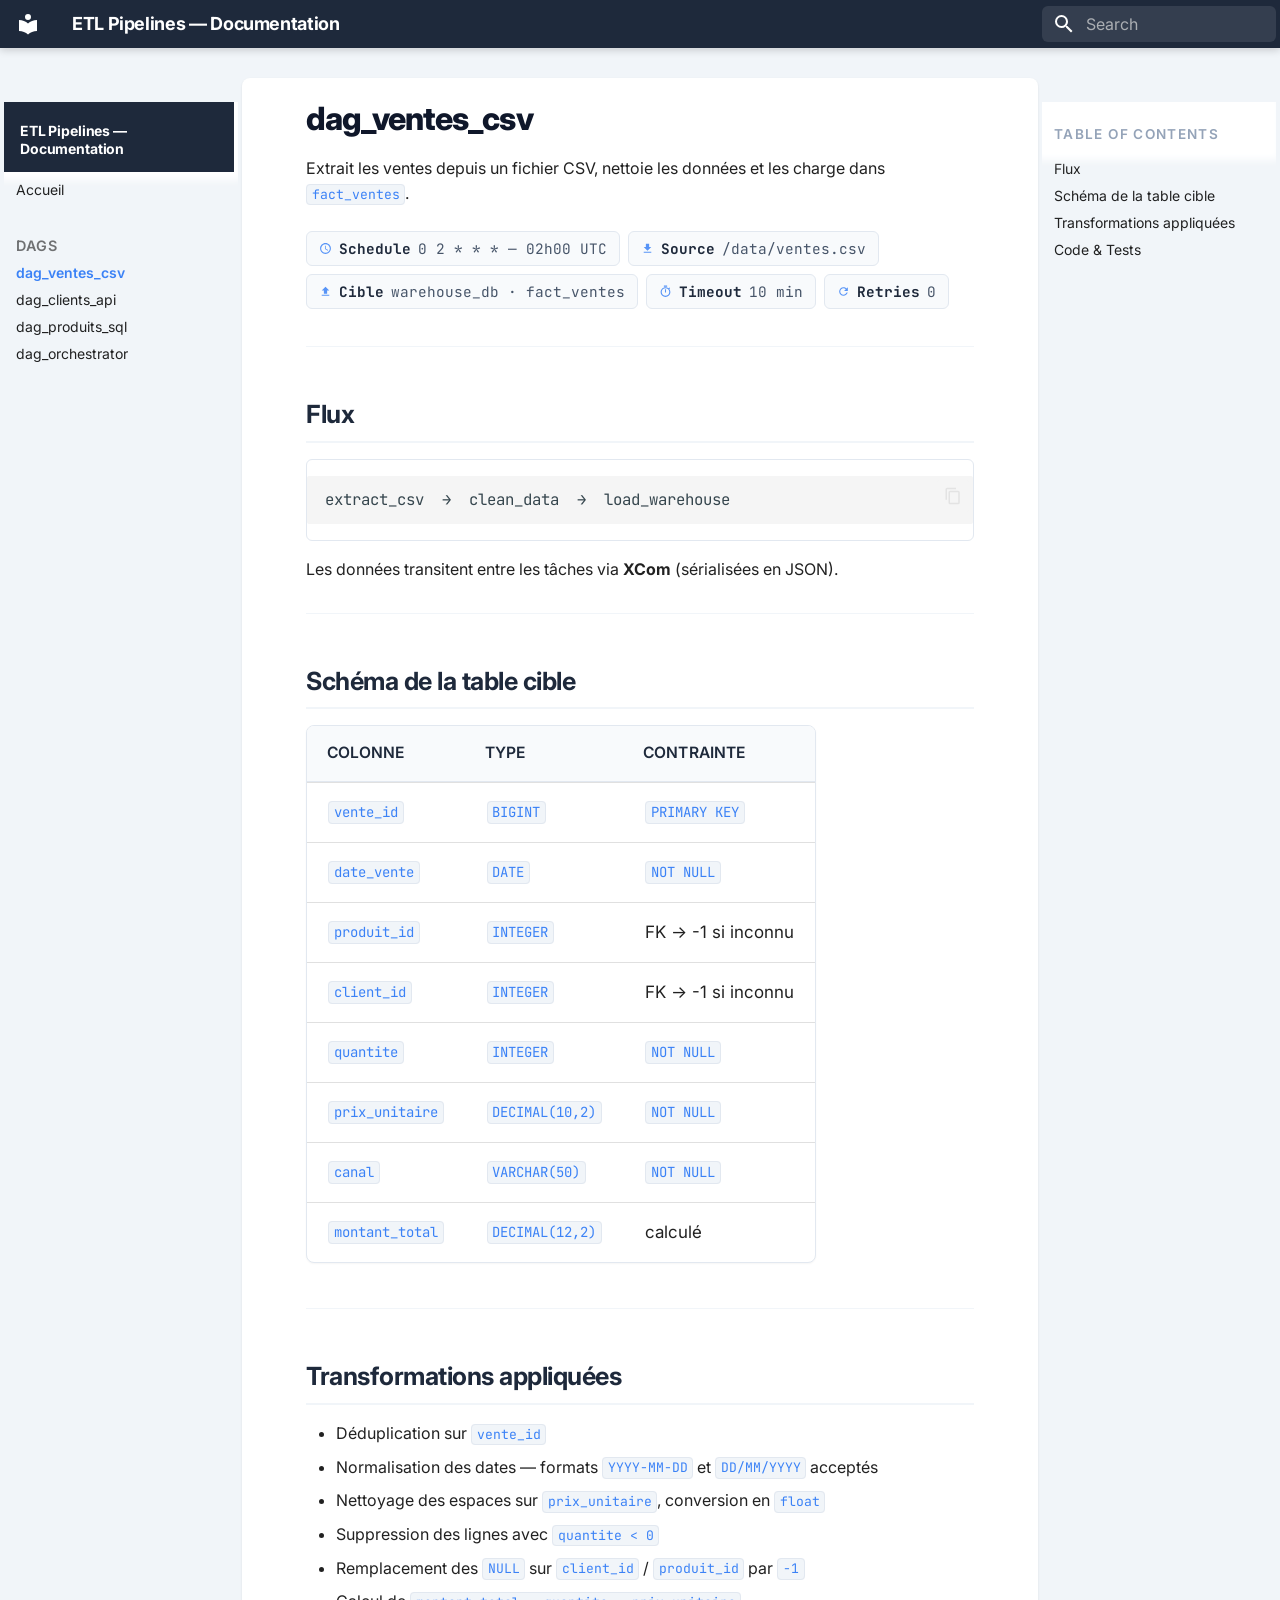
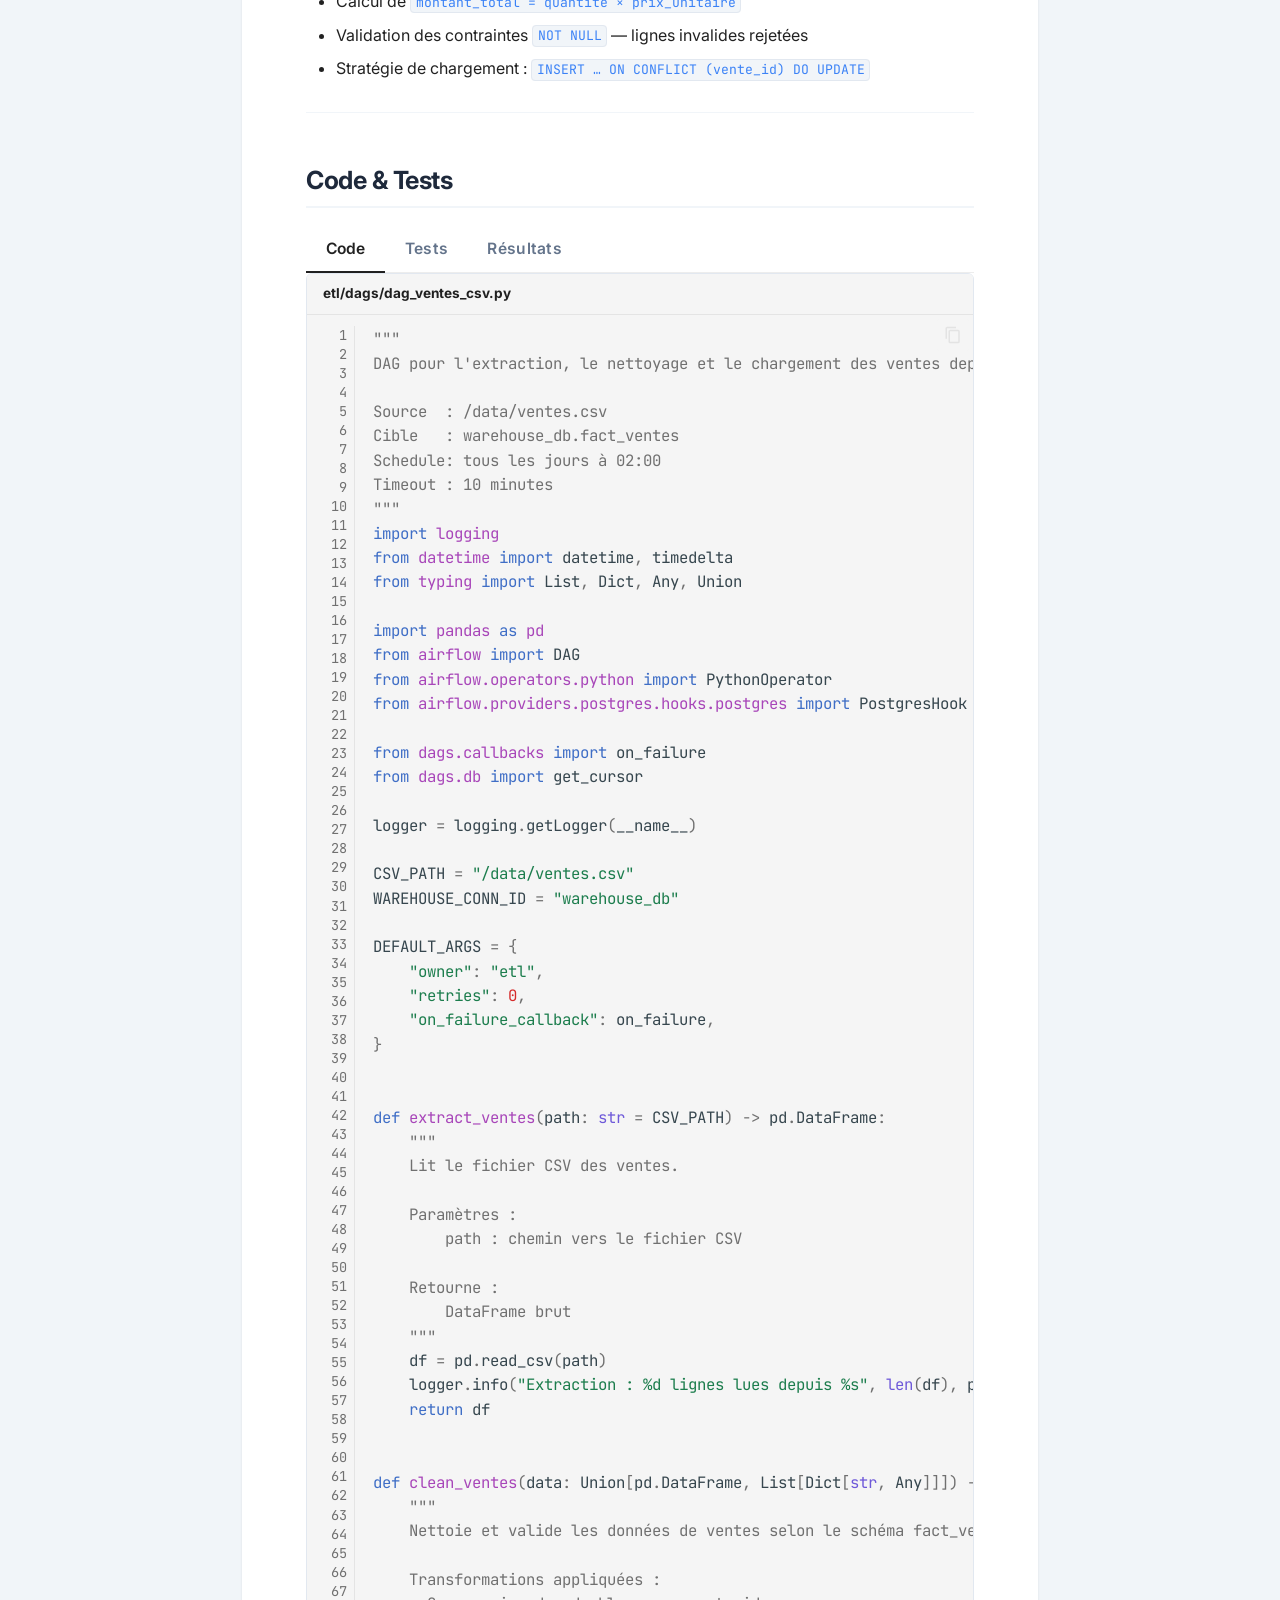
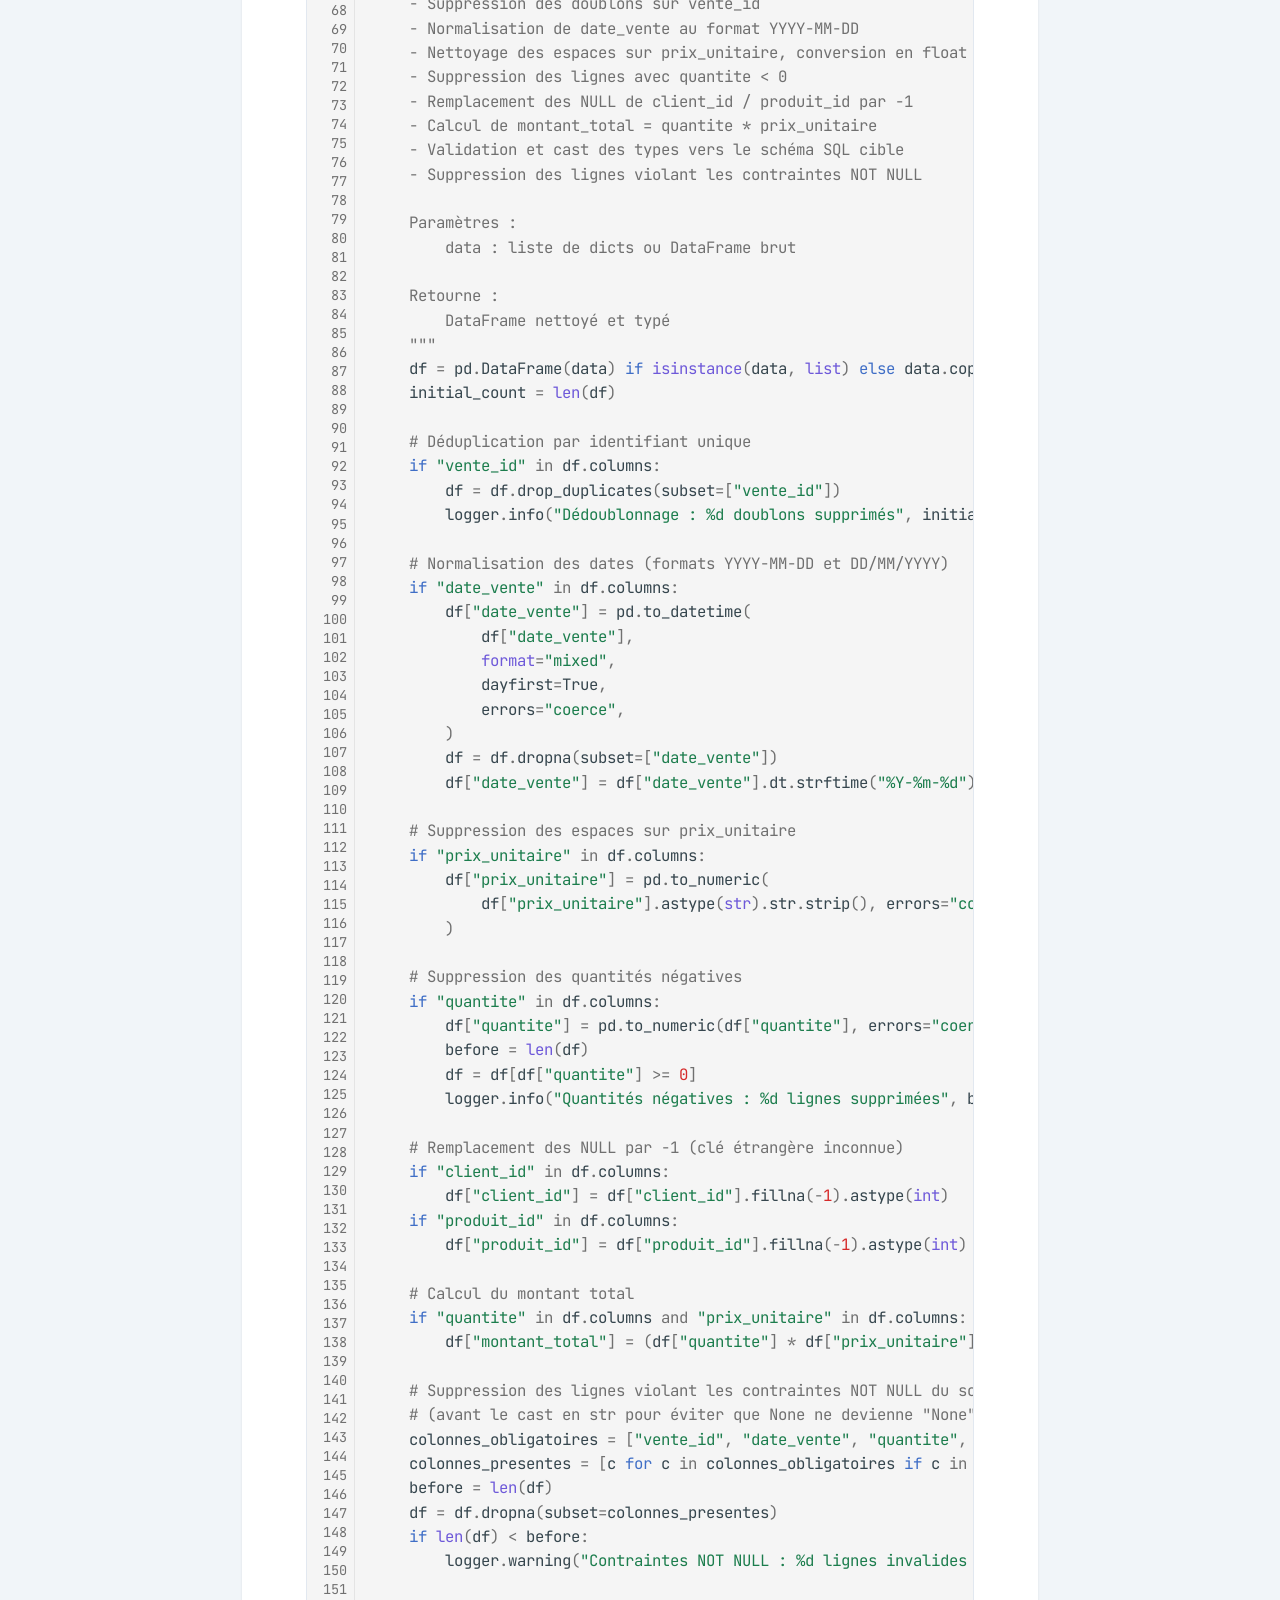
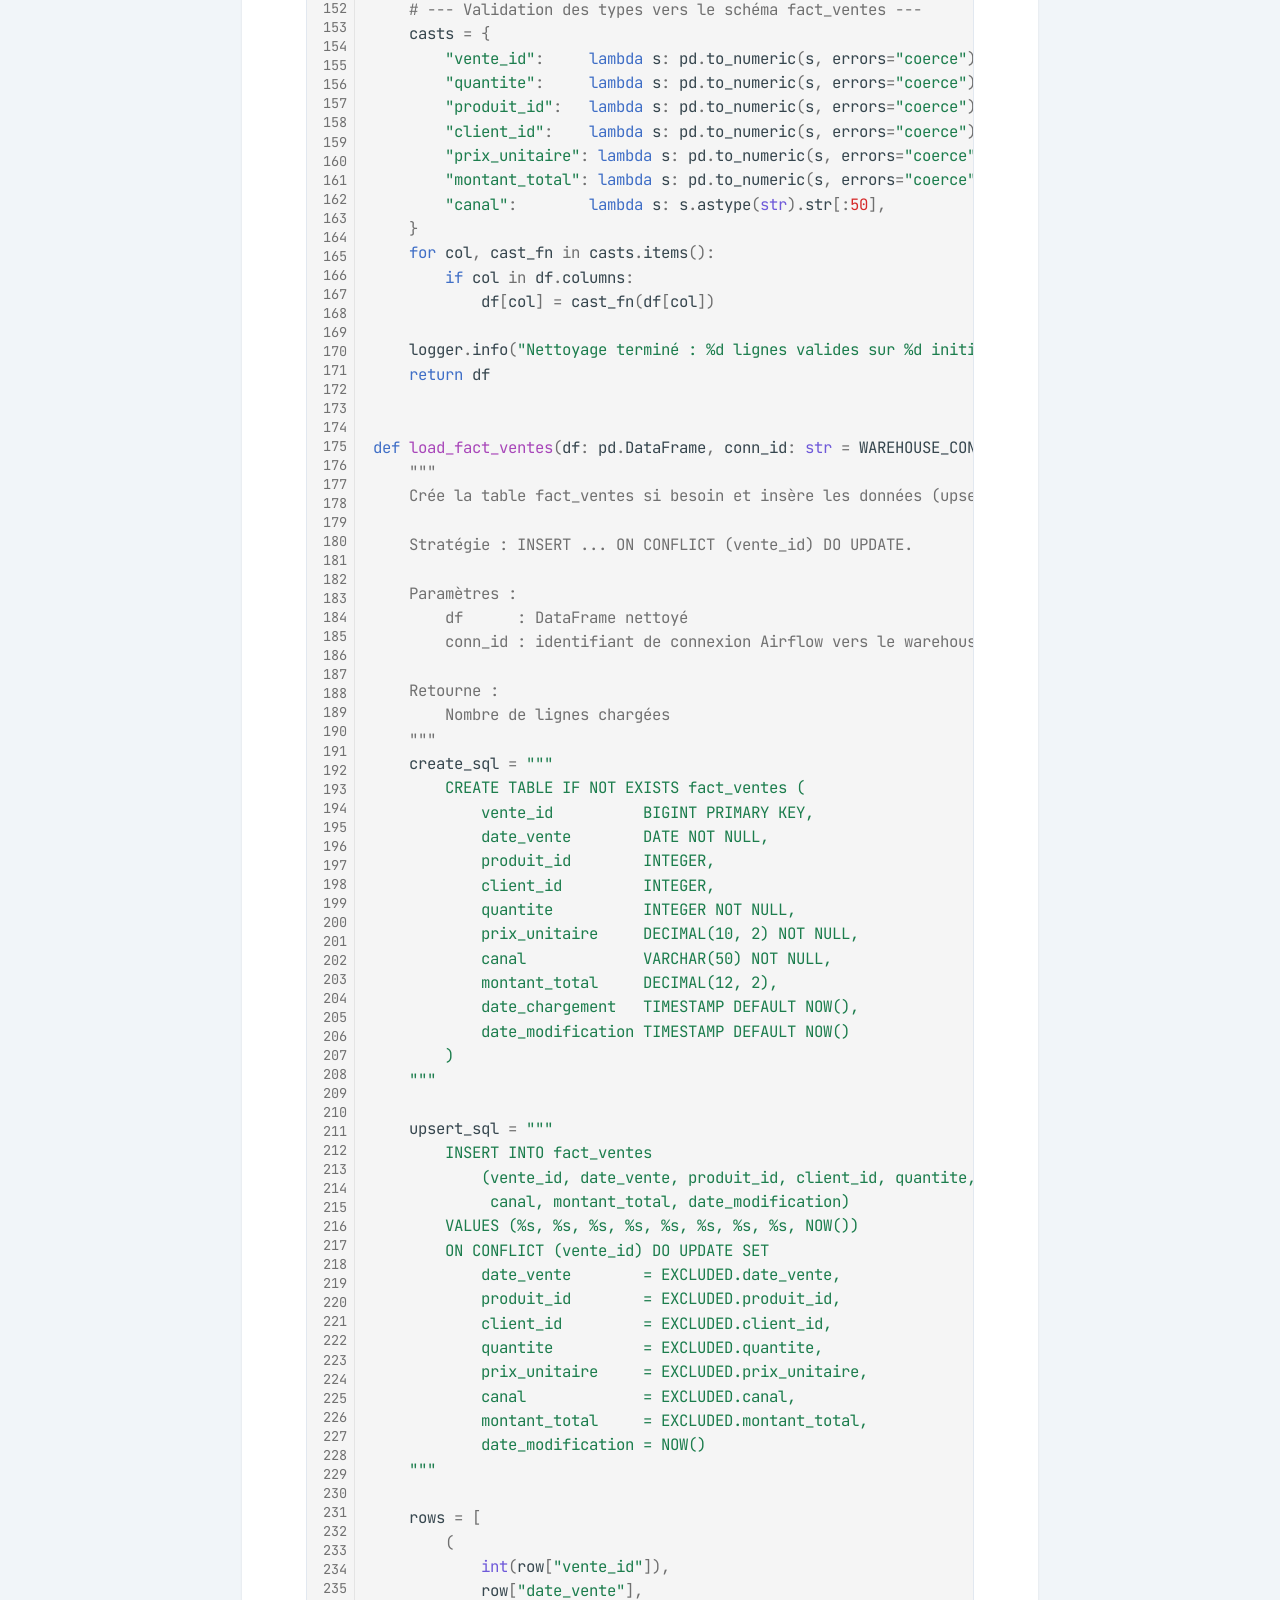
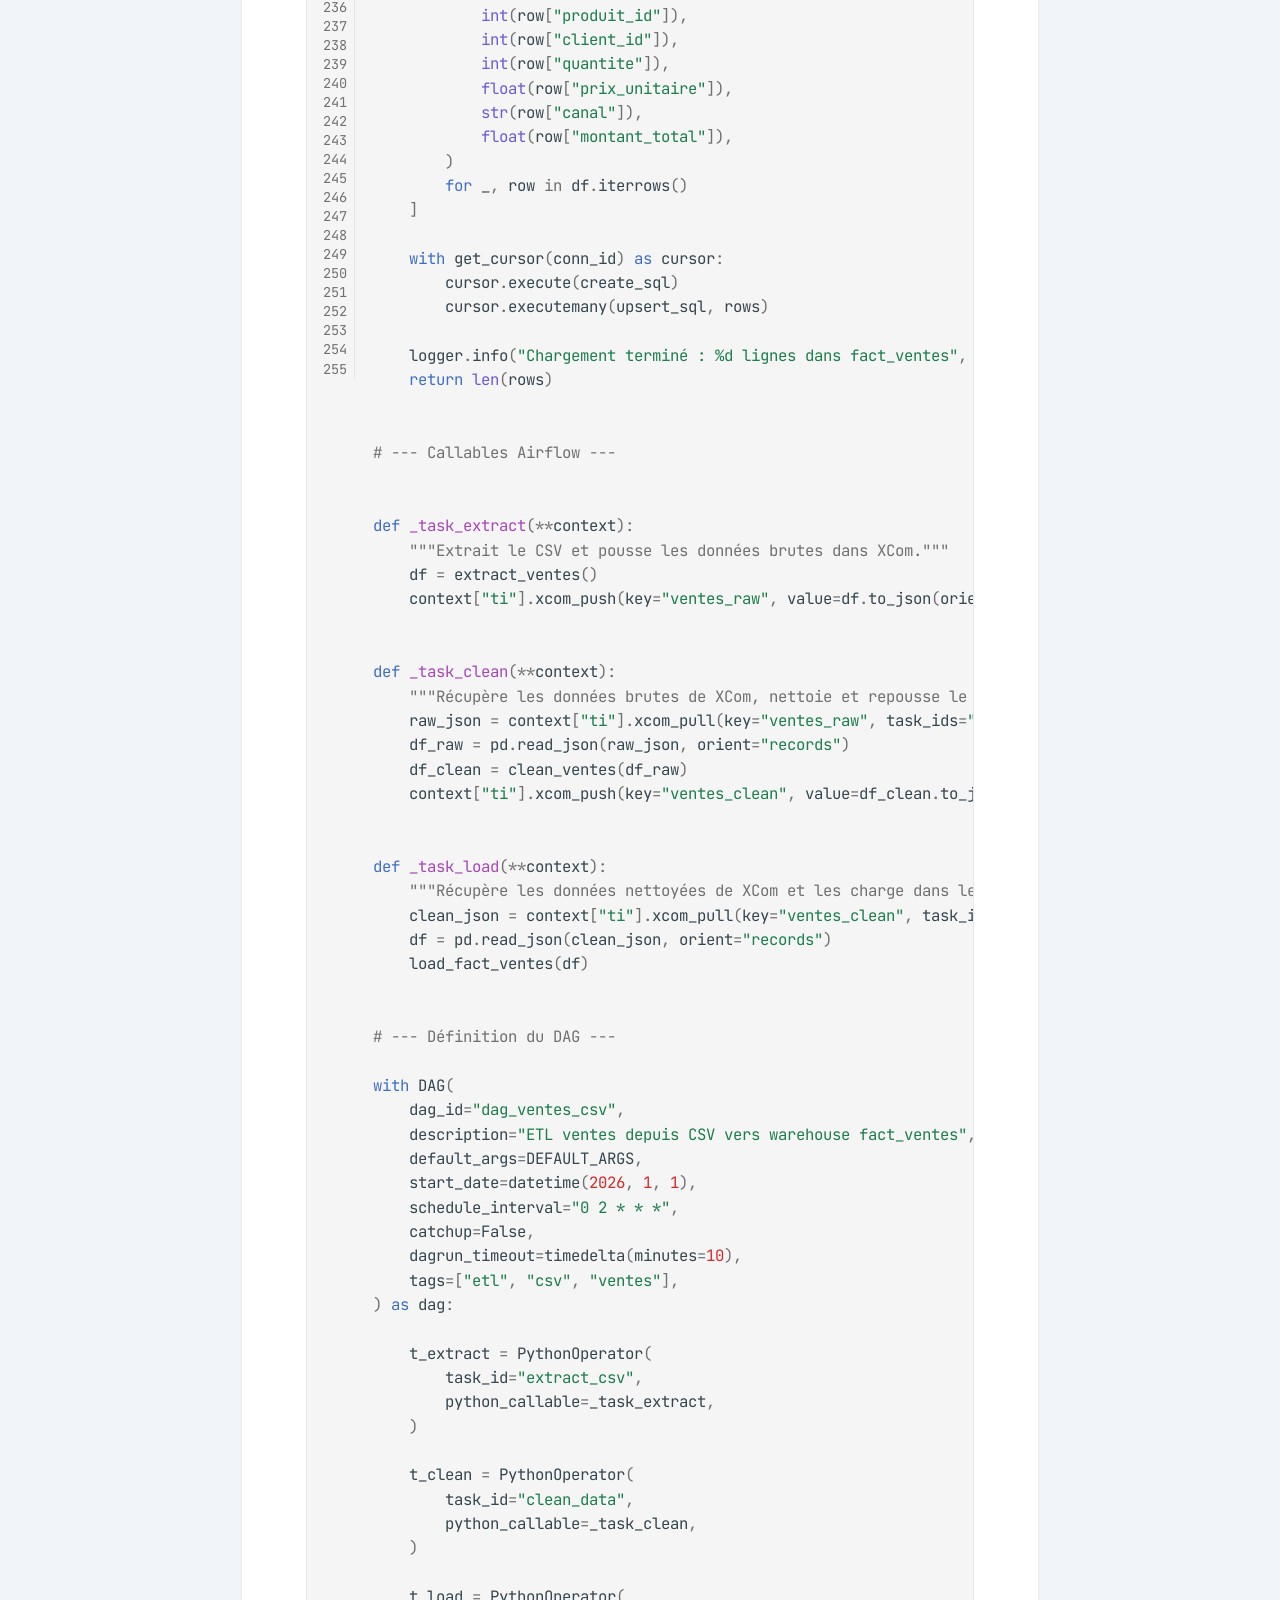
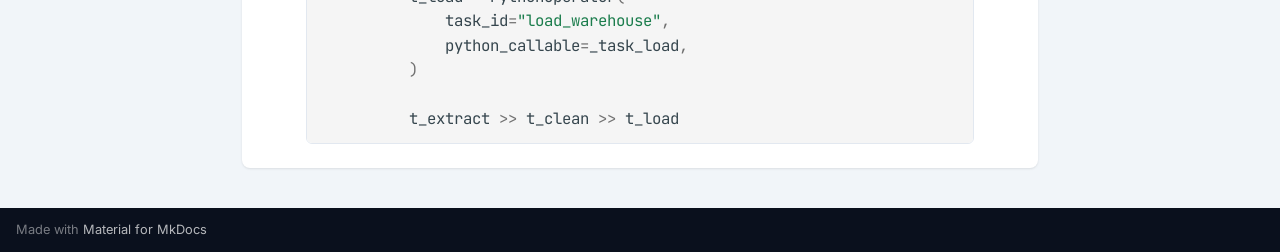
<file: site/dags/ventes-csv/index.html>
<!doctype html>
<html lang="en" class="no-js">
  <head>
    
      <meta charset="utf-8">
      <meta name="viewport" content="width=device-width,initial-scale=1">
      
        <meta name="description" content="Documentation des DAGs Airflow pour le pipeline ETL Vélib temps réel">
      
      
        <meta name="author" content="Julien C.">
      
      
      
        <link rel="prev" href="../..">
      
      
        <link rel="next" href="../clients-api/">
      
      
        
      
      
      <link rel="icon" href="../../assets/images/favicon.png">
      <meta name="generator" content="mkdocs-1.6.1, mkdocs-material-9.7.6">
    
    
      
        <title>dag_ventes_csv - ETL Pipelines — Documentation</title>
      
    
    
      <link rel="stylesheet" href="../../assets/stylesheets/main.484c7ddc.min.css">
      
        
        <link rel="stylesheet" href="../../assets/stylesheets/palette.ab4e12ef.min.css">
      
      


    
    
      
    
    
      
        
        
        <link rel="preconnect" href="https://fonts.gstatic.com" crossorigin>
        <link rel="stylesheet" href="https://fonts.googleapis.com/css?family=Inter:300,300i,400,400i,700,700i%7CJetBrains+Mono:400,400i,700,700i&display=fallback">
        <style>:root{--md-text-font:"Inter";--md-code-font:"JetBrains Mono"}</style>
      
    
    
      <link rel="stylesheet" href="../../stylesheets/extra.css">
    
    <script>__md_scope=new URL("../..",location),__md_hash=e=>[...e].reduce(((e,_)=>(e<<5)-e+_.charCodeAt(0)),0),__md_get=(e,_=localStorage,t=__md_scope)=>JSON.parse(_.getItem(t.pathname+"."+e)),__md_set=(e,_,t=localStorage,a=__md_scope)=>{try{t.setItem(a.pathname+"."+e,JSON.stringify(_))}catch(e){}}</script>
    
      

    
    
  </head>
  
  
    
    
      
    
    
    
    
    <body dir="ltr" data-md-color-scheme="default" data-md-color-primary="custom" data-md-color-accent="custom">
  
    
    <input class="md-toggle" data-md-toggle="drawer" type="checkbox" id="__drawer" autocomplete="off">
    <input class="md-toggle" data-md-toggle="search" type="checkbox" id="__search" autocomplete="off">
    <label class="md-overlay" for="__drawer"></label>
    <div data-md-component="skip">
      
        
        <a href="#dag_ventes_csv" class="md-skip">
          Skip to content
        </a>
      
    </div>
    <div data-md-component="announce">
      
    </div>
    
    
      

  

<header class="md-header md-header--shadow" data-md-component="header">
  <nav class="md-header__inner md-grid" aria-label="Header">
    <a href="../.." title="ETL Pipelines — Documentation" class="md-header__button md-logo" aria-label="ETL Pipelines — Documentation" data-md-component="logo">
      
  
  <svg xmlns="http://www.w3.org/2000/svg" viewBox="0 0 24 24"><path d="M12 8a3 3 0 0 0 3-3 3 3 0 0 0-3-3 3 3 0 0 0-3 3 3 3 0 0 0 3 3m0 3.54C9.64 9.35 6.5 8 3 8v11c3.5 0 6.64 1.35 9 3.54 2.36-2.19 5.5-3.54 9-3.54V8c-3.5 0-6.64 1.35-9 3.54"/></svg>

    </a>
    <label class="md-header__button md-icon" for="__drawer">
      
      <svg xmlns="http://www.w3.org/2000/svg" viewBox="0 0 24 24"><path d="M3 6h18v2H3zm0 5h18v2H3zm0 5h18v2H3z"/></svg>
    </label>
    <div class="md-header__title" data-md-component="header-title">
      <div class="md-header__ellipsis">
        <div class="md-header__topic">
          <span class="md-ellipsis">
            ETL Pipelines — Documentation
          </span>
        </div>
        <div class="md-header__topic" data-md-component="header-topic">
          <span class="md-ellipsis">
            
              dag_ventes_csv
            
          </span>
        </div>
      </div>
    </div>
    
      
        <form class="md-header__option" data-md-component="palette">
  
    
    
    
    <input class="md-option" data-md-color-media="" data-md-color-scheme="default" data-md-color-primary="custom" data-md-color-accent="custom"  aria-hidden="true"  type="radio" name="__palette" id="__palette_0">
    
  
</form>
      
    
    
      <script>var palette=__md_get("__palette");if(palette&&palette.color){if("(prefers-color-scheme)"===palette.color.media){var media=matchMedia("(prefers-color-scheme: light)"),input=document.querySelector(media.matches?"[data-md-color-media='(prefers-color-scheme: light)']":"[data-md-color-media='(prefers-color-scheme: dark)']");palette.color.media=input.getAttribute("data-md-color-media"),palette.color.scheme=input.getAttribute("data-md-color-scheme"),palette.color.primary=input.getAttribute("data-md-color-primary"),palette.color.accent=input.getAttribute("data-md-color-accent")}for(var[key,value]of Object.entries(palette.color))document.body.setAttribute("data-md-color-"+key,value)}</script>
    
    
    
      
      
        <label class="md-header__button md-icon" for="__search">
          
          <svg xmlns="http://www.w3.org/2000/svg" viewBox="0 0 24 24"><path d="M9.5 3A6.5 6.5 0 0 1 16 9.5c0 1.61-.59 3.09-1.56 4.23l.27.27h.79l5 5-1.5 1.5-5-5v-.79l-.27-.27A6.52 6.52 0 0 1 9.5 16 6.5 6.5 0 0 1 3 9.5 6.5 6.5 0 0 1 9.5 3m0 2C7 5 5 7 5 9.5S7 14 9.5 14 14 12 14 9.5 12 5 9.5 5"/></svg>
        </label>
        <div class="md-search" data-md-component="search" role="dialog">
  <label class="md-search__overlay" for="__search"></label>
  <div class="md-search__inner" role="search">
    <form class="md-search__form" name="search">
      <input type="text" class="md-search__input" name="query" aria-label="Search" placeholder="Search" autocapitalize="off" autocorrect="off" autocomplete="off" spellcheck="false" data-md-component="search-query" required>
      <label class="md-search__icon md-icon" for="__search">
        
        <svg xmlns="http://www.w3.org/2000/svg" viewBox="0 0 24 24"><path d="M9.5 3A6.5 6.5 0 0 1 16 9.5c0 1.61-.59 3.09-1.56 4.23l.27.27h.79l5 5-1.5 1.5-5-5v-.79l-.27-.27A6.52 6.52 0 0 1 9.5 16 6.5 6.5 0 0 1 3 9.5 6.5 6.5 0 0 1 9.5 3m0 2C7 5 5 7 5 9.5S7 14 9.5 14 14 12 14 9.5 12 5 9.5 5"/></svg>
        
        <svg xmlns="http://www.w3.org/2000/svg" viewBox="0 0 24 24"><path d="M20 11v2H8l5.5 5.5-1.42 1.42L4.16 12l7.92-7.92L13.5 5.5 8 11z"/></svg>
      </label>
      <nav class="md-search__options" aria-label="Search">
        
        <button type="reset" class="md-search__icon md-icon" title="Clear" aria-label="Clear" tabindex="-1">
          
          <svg xmlns="http://www.w3.org/2000/svg" viewBox="0 0 24 24"><path d="M19 6.41 17.59 5 12 10.59 6.41 5 5 6.41 10.59 12 5 17.59 6.41 19 12 13.41 17.59 19 19 17.59 13.41 12z"/></svg>
        </button>
      </nav>
      
        <div class="md-search__suggest" data-md-component="search-suggest"></div>
      
    </form>
    <div class="md-search__output">
      <div class="md-search__scrollwrap" tabindex="0" data-md-scrollfix>
        <div class="md-search-result" data-md-component="search-result">
          <div class="md-search-result__meta">
            Initializing search
          </div>
          <ol class="md-search-result__list" role="presentation"></ol>
        </div>
      </div>
    </div>
  </div>
</div>
      
    
    
  </nav>
  
</header>
    
    <div class="md-container" data-md-component="container">
      
      
        
          
        
      
      <main class="md-main" data-md-component="main">
        <div class="md-main__inner md-grid">
          
            
              
              <div class="md-sidebar md-sidebar--primary" data-md-component="sidebar" data-md-type="navigation" >
                <div class="md-sidebar__scrollwrap">
                  <div class="md-sidebar__inner">
                    



<nav class="md-nav md-nav--primary" aria-label="Navigation" data-md-level="0">
  <label class="md-nav__title" for="__drawer">
    <a href="../.." title="ETL Pipelines — Documentation" class="md-nav__button md-logo" aria-label="ETL Pipelines — Documentation" data-md-component="logo">
      
  
  <svg xmlns="http://www.w3.org/2000/svg" viewBox="0 0 24 24"><path d="M12 8a3 3 0 0 0 3-3 3 3 0 0 0-3-3 3 3 0 0 0-3 3 3 3 0 0 0 3 3m0 3.54C9.64 9.35 6.5 8 3 8v11c3.5 0 6.64 1.35 9 3.54 2.36-2.19 5.5-3.54 9-3.54V8c-3.5 0-6.64 1.35-9 3.54"/></svg>

    </a>
    ETL Pipelines — Documentation
  </label>
  
  <ul class="md-nav__list" data-md-scrollfix>
    
      
      
  
  
  
  
    <li class="md-nav__item">
      <a href="../.." class="md-nav__link">
        
  
  
  <span class="md-ellipsis">
    
  
    Accueil
  

    
  </span>
  
  

      </a>
    </li>
  

    
      
      
  
  
    
  
  
  
    
    
      
        
      
        
      
        
      
        
      
    
    
    
      
        
        
      
    
    
    <li class="md-nav__item md-nav__item--active md-nav__item--section md-nav__item--nested">
      
        
        
        <input class="md-nav__toggle md-toggle " type="checkbox" id="__nav_2" checked>
        
          
          <label class="md-nav__link" for="__nav_2" id="__nav_2_label" tabindex="">
            
  
  
  <span class="md-ellipsis">
    
  
    DAGs
  

    
  </span>
  
  

            <span class="md-nav__icon md-icon"></span>
          </label>
        
        <nav class="md-nav" data-md-level="1" aria-labelledby="__nav_2_label" aria-expanded="true">
          <label class="md-nav__title" for="__nav_2">
            <span class="md-nav__icon md-icon"></span>
            
  
    DAGs
  

          </label>
          <ul class="md-nav__list" data-md-scrollfix>
            
              
                
  
  
    
  
  
  
    <li class="md-nav__item md-nav__item--active">
      
      <input class="md-nav__toggle md-toggle" type="checkbox" id="__toc">
      
      
        
      
      
        <label class="md-nav__link md-nav__link--active" for="__toc">
          
  
  
  <span class="md-ellipsis">
    
  
    dag_ventes_csv
  

    
  </span>
  
  

          <span class="md-nav__icon md-icon"></span>
        </label>
      
      <a href="./" class="md-nav__link md-nav__link--active">
        
  
  
  <span class="md-ellipsis">
    
  
    dag_ventes_csv
  

    
  </span>
  
  

      </a>
      
        

<nav class="md-nav md-nav--secondary" aria-label="Table of contents">
  
  
  
    
  
  
    <label class="md-nav__title" for="__toc">
      <span class="md-nav__icon md-icon"></span>
      Table of contents
    </label>
    <ul class="md-nav__list" data-md-component="toc" data-md-scrollfix>
      
        <li class="md-nav__item">
  <a href="#flux" class="md-nav__link">
    <span class="md-ellipsis">
      
        Flux
      
    </span>
  </a>
  
</li>
      
        <li class="md-nav__item">
  <a href="#schema-de-la-table-cible" class="md-nav__link">
    <span class="md-ellipsis">
      
        Schéma de la table cible
      
    </span>
  </a>
  
</li>
      
        <li class="md-nav__item">
  <a href="#transformations-appliquees" class="md-nav__link">
    <span class="md-ellipsis">
      
        Transformations appliquées
      
    </span>
  </a>
  
</li>
      
        <li class="md-nav__item">
  <a href="#code-tests" class="md-nav__link">
    <span class="md-ellipsis">
      
        Code &amp; Tests
      
    </span>
  </a>
  
</li>
      
    </ul>
  
</nav>
      
    </li>
  

              
            
              
                
  
  
  
  
    <li class="md-nav__item">
      <a href="../clients-api/" class="md-nav__link">
        
  
  
  <span class="md-ellipsis">
    
  
    dag_clients_api
  

    
  </span>
  
  

      </a>
    </li>
  

              
            
              
                
  
  
  
  
    <li class="md-nav__item">
      <a href="../produits-sql/" class="md-nav__link">
        
  
  
  <span class="md-ellipsis">
    
  
    dag_produits_sql
  

    
  </span>
  
  

      </a>
    </li>
  

              
            
              
                
  
  
  
  
    <li class="md-nav__item">
      <a href="../orchestrator/" class="md-nav__link">
        
  
  
  <span class="md-ellipsis">
    
  
    dag_orchestrator
  

    
  </span>
  
  

      </a>
    </li>
  

              
            
          </ul>
        </nav>
      
    </li>
  

    
  </ul>
</nav>
                  </div>
                </div>
              </div>
            
            
              
              <div class="md-sidebar md-sidebar--secondary" data-md-component="sidebar" data-md-type="toc" >
                <div class="md-sidebar__scrollwrap">
                  <div class="md-sidebar__inner">
                    

<nav class="md-nav md-nav--secondary" aria-label="Table of contents">
  
  
  
    
  
  
    <label class="md-nav__title" for="__toc">
      <span class="md-nav__icon md-icon"></span>
      Table of contents
    </label>
    <ul class="md-nav__list" data-md-component="toc" data-md-scrollfix>
      
        <li class="md-nav__item">
  <a href="#flux" class="md-nav__link">
    <span class="md-ellipsis">
      
        Flux
      
    </span>
  </a>
  
</li>
      
        <li class="md-nav__item">
  <a href="#schema-de-la-table-cible" class="md-nav__link">
    <span class="md-ellipsis">
      
        Schéma de la table cible
      
    </span>
  </a>
  
</li>
      
        <li class="md-nav__item">
  <a href="#transformations-appliquees" class="md-nav__link">
    <span class="md-ellipsis">
      
        Transformations appliquées
      
    </span>
  </a>
  
</li>
      
        <li class="md-nav__item">
  <a href="#code-tests" class="md-nav__link">
    <span class="md-ellipsis">
      
        Code &amp; Tests
      
    </span>
  </a>
  
</li>
      
    </ul>
  
</nav>
                  </div>
                </div>
              </div>
            
          
          
            <div class="md-content" data-md-component="content">
              
              <article class="md-content__inner md-typeset">
                
                  



<h1 id="dag_ventes_csv">dag_ventes_csv</h1>
<p>Extrait les ventes depuis un fichier CSV, nettoie les données et les charge dans <code>fact_ventes</code>.</p>
<div class="dag-meta">
  <span class="dag-meta-item"><svg xmlns="http://www.w3.org/2000/svg" viewBox="0 0 24 24" width="13" height="13" fill="currentColor"><path d="M12 2C6.5 2 2 6.5 2 12s4.5 10 10 10 10-4.5 10-10S17.5 2 12 2zm0 18c-4.41 0-8-3.59-8-8s3.59-8 8-8 8 3.59 8 8-3.59 8-8 8zm.5-13H11v6l5.25 3.15.75-1.23-4.5-2.67V7z"/></svg> <strong>Schedule</strong> 0 2 * * * — 02h00 UTC</span>
  <span class="dag-meta-item"><svg xmlns="http://www.w3.org/2000/svg" viewBox="0 0 24 24" width="13" height="13" fill="currentColor"><path d="M19 9h-4V3H9v6H5l7 7 7-7zM5 18v2h14v-2H5z"/></svg> <strong>Source</strong> /data/ventes.csv</span>
  <span class="dag-meta-item"><svg xmlns="http://www.w3.org/2000/svg" viewBox="0 0 24 24" width="13" height="13" fill="currentColor"><path d="M9 16h6v-6h4l-7-7-7 7h4zm-4 2h14v2H5z"/></svg> <strong>Cible</strong> warehouse_db · fact_ventes</span>
  <span class="dag-meta-item"><svg xmlns="http://www.w3.org/2000/svg" viewBox="0 0 24 24" width="13" height="13" fill="currentColor"><path d="M15 1H9v2h6V1zm-4 13h2V8h-2v6zm8.03-6.61 1.42-1.42c-.43-.51-.9-.99-1.41-1.41l-1.42 1.42C16.07 4.74 14.12 4 12 4c-4.97 0-9 4.03-9 9s4.02 9 9 9 9-4.03 9-9c0-2.12-.74-4.07-1.97-5.61zM12 20c-3.87 0-7-3.13-7-7s3.13-7 7-7 7 3.13 7 7-3.13 7-7 7z"/></svg> <strong>Timeout</strong> 10 min</span>
  <span class="dag-meta-item"><svg xmlns="http://www.w3.org/2000/svg" viewBox="0 0 24 24" width="13" height="13" fill="currentColor"><path d="M17.65 6.35C16.2 4.9 14.21 4 12 4c-4.42 0-7.99 3.58-7.99 8s3.57 8 7.99 8c3.73 0 6.84-2.55 7.73-6h-2.08c-.82 2.33-3.04 4-5.65 4-3.31 0-6-2.69-6-6s2.69-6 6-6c1.66 0 3.14.69 4.22 1.78L13 11h7V4l-2.35 2.35z"/></svg> <strong>Retries</strong> 0</span>
</div>

<hr />
<h2 id="flux">Flux</h2>
<div class="language-text highlight"><pre><span></span><code><span id="__span-0-1"><a id="__codelineno-0-1" name="__codelineno-0-1" href="#__codelineno-0-1"></a>extract_csv  →  clean_data  →  load_warehouse
</span></code></pre></div>
<p>Les données transitent entre les tâches via <strong>XCom</strong> (sérialisées en JSON).</p>
<hr />
<h2 id="schema-de-la-table-cible">Schéma de la table cible</h2>
<table>
<thead>
<tr>
<th>Colonne</th>
<th>Type</th>
<th>Contrainte</th>
</tr>
</thead>
<tbody>
<tr>
<td><code>vente_id</code></td>
<td><code>BIGINT</code></td>
<td><code>PRIMARY KEY</code></td>
</tr>
<tr>
<td><code>date_vente</code></td>
<td><code>DATE</code></td>
<td><code>NOT NULL</code></td>
</tr>
<tr>
<td><code>produit_id</code></td>
<td><code>INTEGER</code></td>
<td>FK → -1 si inconnu</td>
</tr>
<tr>
<td><code>client_id</code></td>
<td><code>INTEGER</code></td>
<td>FK → -1 si inconnu</td>
</tr>
<tr>
<td><code>quantite</code></td>
<td><code>INTEGER</code></td>
<td><code>NOT NULL</code></td>
</tr>
<tr>
<td><code>prix_unitaire</code></td>
<td><code>DECIMAL(10,2)</code></td>
<td><code>NOT NULL</code></td>
</tr>
<tr>
<td><code>canal</code></td>
<td><code>VARCHAR(50)</code></td>
<td><code>NOT NULL</code></td>
</tr>
<tr>
<td><code>montant_total</code></td>
<td><code>DECIMAL(12,2)</code></td>
<td>calculé</td>
</tr>
</tbody>
</table>
<hr />
<h2 id="transformations-appliquees">Transformations appliquées</h2>
<ul>
<li>Déduplication sur <code>vente_id</code></li>
<li>Normalisation des dates — formats <code>YYYY-MM-DD</code> et <code>DD/MM/YYYY</code> acceptés</li>
<li>Nettoyage des espaces sur <code>prix_unitaire</code>, conversion en <code>float</code></li>
<li>Suppression des lignes avec <code>quantite &lt; 0</code></li>
<li>Remplacement des <code>NULL</code> sur <code>client_id</code> / <code>produit_id</code> par <code>-1</code></li>
<li>Calcul de <code>montant_total = quantite × prix_unitaire</code></li>
<li>Validation des contraintes <code>NOT NULL</code> — lignes invalides rejetées</li>
<li>Stratégie de chargement : <code>INSERT … ON CONFLICT (vente_id) DO UPDATE</code></li>
</ul>
<hr />
<h2 id="code-tests">Code &amp; Tests</h2>
<div class="tabbed-set tabbed-alternate" data-tabs="1:3"><input checked="checked" id="__tabbed_1_1" name="__tabbed_1" type="radio" /><input id="__tabbed_1_2" name="__tabbed_1" type="radio" /><input id="__tabbed_1_3" name="__tabbed_1" type="radio" /><div class="tabbed-labels"><label for="__tabbed_1_1">Code</label><label for="__tabbed_1_2">Tests</label><label for="__tabbed_1_3">Résultats</label></div>
<div class="tabbed-content">
<div class="tabbed-block">
<div class="language-python highlight"><table class="highlighttable"><tr><th colspan="2" class="filename"><span class="filename">etl/dags/dag_ventes_csv.py</span></th></tr><tr><td class="linenos"><div class="linenodiv"><pre><span></span><span class="normal"><a href="#__codelineno-1-1">  1</a></span>
<span class="normal"><a href="#__codelineno-1-2">  2</a></span>
<span class="normal"><a href="#__codelineno-1-3">  3</a></span>
<span class="normal"><a href="#__codelineno-1-4">  4</a></span>
<span class="normal"><a href="#__codelineno-1-5">  5</a></span>
<span class="normal"><a href="#__codelineno-1-6">  6</a></span>
<span class="normal"><a href="#__codelineno-1-7">  7</a></span>
<span class="normal"><a href="#__codelineno-1-8">  8</a></span>
<span class="normal"><a href="#__codelineno-1-9">  9</a></span>
<span class="normal"><a href="#__codelineno-1-10"> 10</a></span>
<span class="normal"><a href="#__codelineno-1-11"> 11</a></span>
<span class="normal"><a href="#__codelineno-1-12"> 12</a></span>
<span class="normal"><a href="#__codelineno-1-13"> 13</a></span>
<span class="normal"><a href="#__codelineno-1-14"> 14</a></span>
<span class="normal"><a href="#__codelineno-1-15"> 15</a></span>
<span class="normal"><a href="#__codelineno-1-16"> 16</a></span>
<span class="normal"><a href="#__codelineno-1-17"> 17</a></span>
<span class="normal"><a href="#__codelineno-1-18"> 18</a></span>
<span class="normal"><a href="#__codelineno-1-19"> 19</a></span>
<span class="normal"><a href="#__codelineno-1-20"> 20</a></span>
<span class="normal"><a href="#__codelineno-1-21"> 21</a></span>
<span class="normal"><a href="#__codelineno-1-22"> 22</a></span>
<span class="normal"><a href="#__codelineno-1-23"> 23</a></span>
<span class="normal"><a href="#__codelineno-1-24"> 24</a></span>
<span class="normal"><a href="#__codelineno-1-25"> 25</a></span>
<span class="normal"><a href="#__codelineno-1-26"> 26</a></span>
<span class="normal"><a href="#__codelineno-1-27"> 27</a></span>
<span class="normal"><a href="#__codelineno-1-28"> 28</a></span>
<span class="normal"><a href="#__codelineno-1-29"> 29</a></span>
<span class="normal"><a href="#__codelineno-1-30"> 30</a></span>
<span class="normal"><a href="#__codelineno-1-31"> 31</a></span>
<span class="normal"><a href="#__codelineno-1-32"> 32</a></span>
<span class="normal"><a href="#__codelineno-1-33"> 33</a></span>
<span class="normal"><a href="#__codelineno-1-34"> 34</a></span>
<span class="normal"><a href="#__codelineno-1-35"> 35</a></span>
<span class="normal"><a href="#__codelineno-1-36"> 36</a></span>
<span class="normal"><a href="#__codelineno-1-37"> 37</a></span>
<span class="normal"><a href="#__codelineno-1-38"> 38</a></span>
<span class="normal"><a href="#__codelineno-1-39"> 39</a></span>
<span class="normal"><a href="#__codelineno-1-40"> 40</a></span>
<span class="normal"><a href="#__codelineno-1-41"> 41</a></span>
<span class="normal"><a href="#__codelineno-1-42"> 42</a></span>
<span class="normal"><a href="#__codelineno-1-43"> 43</a></span>
<span class="normal"><a href="#__codelineno-1-44"> 44</a></span>
<span class="normal"><a href="#__codelineno-1-45"> 45</a></span>
<span class="normal"><a href="#__codelineno-1-46"> 46</a></span>
<span class="normal"><a href="#__codelineno-1-47"> 47</a></span>
<span class="normal"><a href="#__codelineno-1-48"> 48</a></span>
<span class="normal"><a href="#__codelineno-1-49"> 49</a></span>
<span class="normal"><a href="#__codelineno-1-50"> 50</a></span>
<span class="normal"><a href="#__codelineno-1-51"> 51</a></span>
<span class="normal"><a href="#__codelineno-1-52"> 52</a></span>
<span class="normal"><a href="#__codelineno-1-53"> 53</a></span>
<span class="normal"><a href="#__codelineno-1-54"> 54</a></span>
<span class="normal"><a href="#__codelineno-1-55"> 55</a></span>
<span class="normal"><a href="#__codelineno-1-56"> 56</a></span>
<span class="normal"><a href="#__codelineno-1-57"> 57</a></span>
<span class="normal"><a href="#__codelineno-1-58"> 58</a></span>
<span class="normal"><a href="#__codelineno-1-59"> 59</a></span>
<span class="normal"><a href="#__codelineno-1-60"> 60</a></span>
<span class="normal"><a href="#__codelineno-1-61"> 61</a></span>
<span class="normal"><a href="#__codelineno-1-62"> 62</a></span>
<span class="normal"><a href="#__codelineno-1-63"> 63</a></span>
<span class="normal"><a href="#__codelineno-1-64"> 64</a></span>
<span class="normal"><a href="#__codelineno-1-65"> 65</a></span>
<span class="normal"><a href="#__codelineno-1-66"> 66</a></span>
<span class="normal"><a href="#__codelineno-1-67"> 67</a></span>
<span class="normal"><a href="#__codelineno-1-68"> 68</a></span>
<span class="normal"><a href="#__codelineno-1-69"> 69</a></span>
<span class="normal"><a href="#__codelineno-1-70"> 70</a></span>
<span class="normal"><a href="#__codelineno-1-71"> 71</a></span>
<span class="normal"><a href="#__codelineno-1-72"> 72</a></span>
<span class="normal"><a href="#__codelineno-1-73"> 73</a></span>
<span class="normal"><a href="#__codelineno-1-74"> 74</a></span>
<span class="normal"><a href="#__codelineno-1-75"> 75</a></span>
<span class="normal"><a href="#__codelineno-1-76"> 76</a></span>
<span class="normal"><a href="#__codelineno-1-77"> 77</a></span>
<span class="normal"><a href="#__codelineno-1-78"> 78</a></span>
<span class="normal"><a href="#__codelineno-1-79"> 79</a></span>
<span class="normal"><a href="#__codelineno-1-80"> 80</a></span>
<span class="normal"><a href="#__codelineno-1-81"> 81</a></span>
<span class="normal"><a href="#__codelineno-1-82"> 82</a></span>
<span class="normal"><a href="#__codelineno-1-83"> 83</a></span>
<span class="normal"><a href="#__codelineno-1-84"> 84</a></span>
<span class="normal"><a href="#__codelineno-1-85"> 85</a></span>
<span class="normal"><a href="#__codelineno-1-86"> 86</a></span>
<span class="normal"><a href="#__codelineno-1-87"> 87</a></span>
<span class="normal"><a href="#__codelineno-1-88"> 88</a></span>
<span class="normal"><a href="#__codelineno-1-89"> 89</a></span>
<span class="normal"><a href="#__codelineno-1-90"> 90</a></span>
<span class="normal"><a href="#__codelineno-1-91"> 91</a></span>
<span class="normal"><a href="#__codelineno-1-92"> 92</a></span>
<span class="normal"><a href="#__codelineno-1-93"> 93</a></span>
<span class="normal"><a href="#__codelineno-1-94"> 94</a></span>
<span class="normal"><a href="#__codelineno-1-95"> 95</a></span>
<span class="normal"><a href="#__codelineno-1-96"> 96</a></span>
<span class="normal"><a href="#__codelineno-1-97"> 97</a></span>
<span class="normal"><a href="#__codelineno-1-98"> 98</a></span>
<span class="normal"><a href="#__codelineno-1-99"> 99</a></span>
<span class="normal"><a href="#__codelineno-1-100">100</a></span>
<span class="normal"><a href="#__codelineno-1-101">101</a></span>
<span class="normal"><a href="#__codelineno-1-102">102</a></span>
<span class="normal"><a href="#__codelineno-1-103">103</a></span>
<span class="normal"><a href="#__codelineno-1-104">104</a></span>
<span class="normal"><a href="#__codelineno-1-105">105</a></span>
<span class="normal"><a href="#__codelineno-1-106">106</a></span>
<span class="normal"><a href="#__codelineno-1-107">107</a></span>
<span class="normal"><a href="#__codelineno-1-108">108</a></span>
<span class="normal"><a href="#__codelineno-1-109">109</a></span>
<span class="normal"><a href="#__codelineno-1-110">110</a></span>
<span class="normal"><a href="#__codelineno-1-111">111</a></span>
<span class="normal"><a href="#__codelineno-1-112">112</a></span>
<span class="normal"><a href="#__codelineno-1-113">113</a></span>
<span class="normal"><a href="#__codelineno-1-114">114</a></span>
<span class="normal"><a href="#__codelineno-1-115">115</a></span>
<span class="normal"><a href="#__codelineno-1-116">116</a></span>
<span class="normal"><a href="#__codelineno-1-117">117</a></span>
<span class="normal"><a href="#__codelineno-1-118">118</a></span>
<span class="normal"><a href="#__codelineno-1-119">119</a></span>
<span class="normal"><a href="#__codelineno-1-120">120</a></span>
<span class="normal"><a href="#__codelineno-1-121">121</a></span>
<span class="normal"><a href="#__codelineno-1-122">122</a></span>
<span class="normal"><a href="#__codelineno-1-123">123</a></span>
<span class="normal"><a href="#__codelineno-1-124">124</a></span>
<span class="normal"><a href="#__codelineno-1-125">125</a></span>
<span class="normal"><a href="#__codelineno-1-126">126</a></span>
<span class="normal"><a href="#__codelineno-1-127">127</a></span>
<span class="normal"><a href="#__codelineno-1-128">128</a></span>
<span class="normal"><a href="#__codelineno-1-129">129</a></span>
<span class="normal"><a href="#__codelineno-1-130">130</a></span>
<span class="normal"><a href="#__codelineno-1-131">131</a></span>
<span class="normal"><a href="#__codelineno-1-132">132</a></span>
<span class="normal"><a href="#__codelineno-1-133">133</a></span>
<span class="normal"><a href="#__codelineno-1-134">134</a></span>
<span class="normal"><a href="#__codelineno-1-135">135</a></span>
<span class="normal"><a href="#__codelineno-1-136">136</a></span>
<span class="normal"><a href="#__codelineno-1-137">137</a></span>
<span class="normal"><a href="#__codelineno-1-138">138</a></span>
<span class="normal"><a href="#__codelineno-1-139">139</a></span>
<span class="normal"><a href="#__codelineno-1-140">140</a></span>
<span class="normal"><a href="#__codelineno-1-141">141</a></span>
<span class="normal"><a href="#__codelineno-1-142">142</a></span>
<span class="normal"><a href="#__codelineno-1-143">143</a></span>
<span class="normal"><a href="#__codelineno-1-144">144</a></span>
<span class="normal"><a href="#__codelineno-1-145">145</a></span>
<span class="normal"><a href="#__codelineno-1-146">146</a></span>
<span class="normal"><a href="#__codelineno-1-147">147</a></span>
<span class="normal"><a href="#__codelineno-1-148">148</a></span>
<span class="normal"><a href="#__codelineno-1-149">149</a></span>
<span class="normal"><a href="#__codelineno-1-150">150</a></span>
<span class="normal"><a href="#__codelineno-1-151">151</a></span>
<span class="normal"><a href="#__codelineno-1-152">152</a></span>
<span class="normal"><a href="#__codelineno-1-153">153</a></span>
<span class="normal"><a href="#__codelineno-1-154">154</a></span>
<span class="normal"><a href="#__codelineno-1-155">155</a></span>
<span class="normal"><a href="#__codelineno-1-156">156</a></span>
<span class="normal"><a href="#__codelineno-1-157">157</a></span>
<span class="normal"><a href="#__codelineno-1-158">158</a></span>
<span class="normal"><a href="#__codelineno-1-159">159</a></span>
<span class="normal"><a href="#__codelineno-1-160">160</a></span>
<span class="normal"><a href="#__codelineno-1-161">161</a></span>
<span class="normal"><a href="#__codelineno-1-162">162</a></span>
<span class="normal"><a href="#__codelineno-1-163">163</a></span>
<span class="normal"><a href="#__codelineno-1-164">164</a></span>
<span class="normal"><a href="#__codelineno-1-165">165</a></span>
<span class="normal"><a href="#__codelineno-1-166">166</a></span>
<span class="normal"><a href="#__codelineno-1-167">167</a></span>
<span class="normal"><a href="#__codelineno-1-168">168</a></span>
<span class="normal"><a href="#__codelineno-1-169">169</a></span>
<span class="normal"><a href="#__codelineno-1-170">170</a></span>
<span class="normal"><a href="#__codelineno-1-171">171</a></span>
<span class="normal"><a href="#__codelineno-1-172">172</a></span>
<span class="normal"><a href="#__codelineno-1-173">173</a></span>
<span class="normal"><a href="#__codelineno-1-174">174</a></span>
<span class="normal"><a href="#__codelineno-1-175">175</a></span>
<span class="normal"><a href="#__codelineno-1-176">176</a></span>
<span class="normal"><a href="#__codelineno-1-177">177</a></span>
<span class="normal"><a href="#__codelineno-1-178">178</a></span>
<span class="normal"><a href="#__codelineno-1-179">179</a></span>
<span class="normal"><a href="#__codelineno-1-180">180</a></span>
<span class="normal"><a href="#__codelineno-1-181">181</a></span>
<span class="normal"><a href="#__codelineno-1-182">182</a></span>
<span class="normal"><a href="#__codelineno-1-183">183</a></span>
<span class="normal"><a href="#__codelineno-1-184">184</a></span>
<span class="normal"><a href="#__codelineno-1-185">185</a></span>
<span class="normal"><a href="#__codelineno-1-186">186</a></span>
<span class="normal"><a href="#__codelineno-1-187">187</a></span>
<span class="normal"><a href="#__codelineno-1-188">188</a></span>
<span class="normal"><a href="#__codelineno-1-189">189</a></span>
<span class="normal"><a href="#__codelineno-1-190">190</a></span>
<span class="normal"><a href="#__codelineno-1-191">191</a></span>
<span class="normal"><a href="#__codelineno-1-192">192</a></span>
<span class="normal"><a href="#__codelineno-1-193">193</a></span>
<span class="normal"><a href="#__codelineno-1-194">194</a></span>
<span class="normal"><a href="#__codelineno-1-195">195</a></span>
<span class="normal"><a href="#__codelineno-1-196">196</a></span>
<span class="normal"><a href="#__codelineno-1-197">197</a></span>
<span class="normal"><a href="#__codelineno-1-198">198</a></span>
<span class="normal"><a href="#__codelineno-1-199">199</a></span>
<span class="normal"><a href="#__codelineno-1-200">200</a></span>
<span class="normal"><a href="#__codelineno-1-201">201</a></span>
<span class="normal"><a href="#__codelineno-1-202">202</a></span>
<span class="normal"><a href="#__codelineno-1-203">203</a></span>
<span class="normal"><a href="#__codelineno-1-204">204</a></span>
<span class="normal"><a href="#__codelineno-1-205">205</a></span>
<span class="normal"><a href="#__codelineno-1-206">206</a></span>
<span class="normal"><a href="#__codelineno-1-207">207</a></span>
<span class="normal"><a href="#__codelineno-1-208">208</a></span>
<span class="normal"><a href="#__codelineno-1-209">209</a></span>
<span class="normal"><a href="#__codelineno-1-210">210</a></span>
<span class="normal"><a href="#__codelineno-1-211">211</a></span>
<span class="normal"><a href="#__codelineno-1-212">212</a></span>
<span class="normal"><a href="#__codelineno-1-213">213</a></span>
<span class="normal"><a href="#__codelineno-1-214">214</a></span>
<span class="normal"><a href="#__codelineno-1-215">215</a></span>
<span class="normal"><a href="#__codelineno-1-216">216</a></span>
<span class="normal"><a href="#__codelineno-1-217">217</a></span>
<span class="normal"><a href="#__codelineno-1-218">218</a></span>
<span class="normal"><a href="#__codelineno-1-219">219</a></span>
<span class="normal"><a href="#__codelineno-1-220">220</a></span>
<span class="normal"><a href="#__codelineno-1-221">221</a></span>
<span class="normal"><a href="#__codelineno-1-222">222</a></span>
<span class="normal"><a href="#__codelineno-1-223">223</a></span>
<span class="normal"><a href="#__codelineno-1-224">224</a></span>
<span class="normal"><a href="#__codelineno-1-225">225</a></span>
<span class="normal"><a href="#__codelineno-1-226">226</a></span>
<span class="normal"><a href="#__codelineno-1-227">227</a></span>
<span class="normal"><a href="#__codelineno-1-228">228</a></span>
<span class="normal"><a href="#__codelineno-1-229">229</a></span>
<span class="normal"><a href="#__codelineno-1-230">230</a></span>
<span class="normal"><a href="#__codelineno-1-231">231</a></span>
<span class="normal"><a href="#__codelineno-1-232">232</a></span>
<span class="normal"><a href="#__codelineno-1-233">233</a></span>
<span class="normal"><a href="#__codelineno-1-234">234</a></span>
<span class="normal"><a href="#__codelineno-1-235">235</a></span>
<span class="normal"><a href="#__codelineno-1-236">236</a></span>
<span class="normal"><a href="#__codelineno-1-237">237</a></span>
<span class="normal"><a href="#__codelineno-1-238">238</a></span>
<span class="normal"><a href="#__codelineno-1-239">239</a></span>
<span class="normal"><a href="#__codelineno-1-240">240</a></span>
<span class="normal"><a href="#__codelineno-1-241">241</a></span>
<span class="normal"><a href="#__codelineno-1-242">242</a></span>
<span class="normal"><a href="#__codelineno-1-243">243</a></span>
<span class="normal"><a href="#__codelineno-1-244">244</a></span>
<span class="normal"><a href="#__codelineno-1-245">245</a></span>
<span class="normal"><a href="#__codelineno-1-246">246</a></span>
<span class="normal"><a href="#__codelineno-1-247">247</a></span>
<span class="normal"><a href="#__codelineno-1-248">248</a></span>
<span class="normal"><a href="#__codelineno-1-249">249</a></span>
<span class="normal"><a href="#__codelineno-1-250">250</a></span>
<span class="normal"><a href="#__codelineno-1-251">251</a></span>
<span class="normal"><a href="#__codelineno-1-252">252</a></span>
<span class="normal"><a href="#__codelineno-1-253">253</a></span>
<span class="normal"><a href="#__codelineno-1-254">254</a></span>
<span class="normal"><a href="#__codelineno-1-255">255</a></span></pre></div></td><td class="code"><div><pre><span></span><code><span id="__span-1-1"><a id="__codelineno-1-1" name="__codelineno-1-1"></a><span class="sd">&quot;&quot;&quot;</span>
</span><span id="__span-1-2"><a id="__codelineno-1-2" name="__codelineno-1-2"></a><span class="sd">DAG pour l&#39;extraction, le nettoyage et le chargement des ventes depuis un CSV.</span>
</span><span id="__span-1-3"><a id="__codelineno-1-3" name="__codelineno-1-3"></a>
</span><span id="__span-1-4"><a id="__codelineno-1-4" name="__codelineno-1-4"></a><span class="sd">Source  : /data/ventes.csv</span>
</span><span id="__span-1-5"><a id="__codelineno-1-5" name="__codelineno-1-5"></a><span class="sd">Cible   : warehouse_db.fact_ventes</span>
</span><span id="__span-1-6"><a id="__codelineno-1-6" name="__codelineno-1-6"></a><span class="sd">Schedule: tous les jours à 02:00</span>
</span><span id="__span-1-7"><a id="__codelineno-1-7" name="__codelineno-1-7"></a><span class="sd">Timeout : 10 minutes</span>
</span><span id="__span-1-8"><a id="__codelineno-1-8" name="__codelineno-1-8"></a><span class="sd">&quot;&quot;&quot;</span>
</span><span id="__span-1-9"><a id="__codelineno-1-9" name="__codelineno-1-9"></a><span class="kn">import</span><span class="w"> </span><span class="nn">logging</span>
</span><span id="__span-1-10"><a id="__codelineno-1-10" name="__codelineno-1-10"></a><span class="kn">from</span><span class="w"> </span><span class="nn">datetime</span><span class="w"> </span><span class="kn">import</span> <span class="n">datetime</span><span class="p">,</span> <span class="n">timedelta</span>
</span><span id="__span-1-11"><a id="__codelineno-1-11" name="__codelineno-1-11"></a><span class="kn">from</span><span class="w"> </span><span class="nn">typing</span><span class="w"> </span><span class="kn">import</span> <span class="n">List</span><span class="p">,</span> <span class="n">Dict</span><span class="p">,</span> <span class="n">Any</span><span class="p">,</span> <span class="n">Union</span>
</span><span id="__span-1-12"><a id="__codelineno-1-12" name="__codelineno-1-12"></a>
</span><span id="__span-1-13"><a id="__codelineno-1-13" name="__codelineno-1-13"></a><span class="kn">import</span><span class="w"> </span><span class="nn">pandas</span><span class="w"> </span><span class="k">as</span><span class="w"> </span><span class="nn">pd</span>
</span><span id="__span-1-14"><a id="__codelineno-1-14" name="__codelineno-1-14"></a><span class="kn">from</span><span class="w"> </span><span class="nn">airflow</span><span class="w"> </span><span class="kn">import</span> <span class="n">DAG</span>
</span><span id="__span-1-15"><a id="__codelineno-1-15" name="__codelineno-1-15"></a><span class="kn">from</span><span class="w"> </span><span class="nn">airflow.operators.python</span><span class="w"> </span><span class="kn">import</span> <span class="n">PythonOperator</span>
</span><span id="__span-1-16"><a id="__codelineno-1-16" name="__codelineno-1-16"></a><span class="kn">from</span><span class="w"> </span><span class="nn">airflow.providers.postgres.hooks.postgres</span><span class="w"> </span><span class="kn">import</span> <span class="n">PostgresHook</span>
</span><span id="__span-1-17"><a id="__codelineno-1-17" name="__codelineno-1-17"></a>
</span><span id="__span-1-18"><a id="__codelineno-1-18" name="__codelineno-1-18"></a><span class="kn">from</span><span class="w"> </span><span class="nn">dags.callbacks</span><span class="w"> </span><span class="kn">import</span> <span class="n">on_failure</span>
</span><span id="__span-1-19"><a id="__codelineno-1-19" name="__codelineno-1-19"></a><span class="kn">from</span><span class="w"> </span><span class="nn">dags.db</span><span class="w"> </span><span class="kn">import</span> <span class="n">get_cursor</span>
</span><span id="__span-1-20"><a id="__codelineno-1-20" name="__codelineno-1-20"></a>
</span><span id="__span-1-21"><a id="__codelineno-1-21" name="__codelineno-1-21"></a><span class="n">logger</span> <span class="o">=</span> <span class="n">logging</span><span class="o">.</span><span class="n">getLogger</span><span class="p">(</span><span class="vm">__name__</span><span class="p">)</span>
</span><span id="__span-1-22"><a id="__codelineno-1-22" name="__codelineno-1-22"></a>
</span><span id="__span-1-23"><a id="__codelineno-1-23" name="__codelineno-1-23"></a><span class="n">CSV_PATH</span> <span class="o">=</span> <span class="s2">&quot;/data/ventes.csv&quot;</span>
</span><span id="__span-1-24"><a id="__codelineno-1-24" name="__codelineno-1-24"></a><span class="n">WAREHOUSE_CONN_ID</span> <span class="o">=</span> <span class="s2">&quot;warehouse_db&quot;</span>
</span><span id="__span-1-25"><a id="__codelineno-1-25" name="__codelineno-1-25"></a>
</span><span id="__span-1-26"><a id="__codelineno-1-26" name="__codelineno-1-26"></a><span class="n">DEFAULT_ARGS</span> <span class="o">=</span> <span class="p">{</span>
</span><span id="__span-1-27"><a id="__codelineno-1-27" name="__codelineno-1-27"></a>    <span class="s2">&quot;owner&quot;</span><span class="p">:</span> <span class="s2">&quot;etl&quot;</span><span class="p">,</span>
</span><span id="__span-1-28"><a id="__codelineno-1-28" name="__codelineno-1-28"></a>    <span class="s2">&quot;retries&quot;</span><span class="p">:</span> <span class="mi">0</span><span class="p">,</span>
</span><span id="__span-1-29"><a id="__codelineno-1-29" name="__codelineno-1-29"></a>    <span class="s2">&quot;on_failure_callback&quot;</span><span class="p">:</span> <span class="n">on_failure</span><span class="p">,</span>
</span><span id="__span-1-30"><a id="__codelineno-1-30" name="__codelineno-1-30"></a><span class="p">}</span>
</span><span id="__span-1-31"><a id="__codelineno-1-31" name="__codelineno-1-31"></a>
</span><span id="__span-1-32"><a id="__codelineno-1-32" name="__codelineno-1-32"></a>
</span><span id="__span-1-33"><a id="__codelineno-1-33" name="__codelineno-1-33"></a><span class="k">def</span><span class="w"> </span><span class="nf">extract_ventes</span><span class="p">(</span><span class="n">path</span><span class="p">:</span> <span class="nb">str</span> <span class="o">=</span> <span class="n">CSV_PATH</span><span class="p">)</span> <span class="o">-&gt;</span> <span class="n">pd</span><span class="o">.</span><span class="n">DataFrame</span><span class="p">:</span>
</span><span id="__span-1-34"><a id="__codelineno-1-34" name="__codelineno-1-34"></a><span class="w">    </span><span class="sd">&quot;&quot;&quot;</span>
</span><span id="__span-1-35"><a id="__codelineno-1-35" name="__codelineno-1-35"></a><span class="sd">    Lit le fichier CSV des ventes.</span>
</span><span id="__span-1-36"><a id="__codelineno-1-36" name="__codelineno-1-36"></a>
</span><span id="__span-1-37"><a id="__codelineno-1-37" name="__codelineno-1-37"></a><span class="sd">    Paramètres :</span>
</span><span id="__span-1-38"><a id="__codelineno-1-38" name="__codelineno-1-38"></a><span class="sd">        path : chemin vers le fichier CSV</span>
</span><span id="__span-1-39"><a id="__codelineno-1-39" name="__codelineno-1-39"></a>
</span><span id="__span-1-40"><a id="__codelineno-1-40" name="__codelineno-1-40"></a><span class="sd">    Retourne :</span>
</span><span id="__span-1-41"><a id="__codelineno-1-41" name="__codelineno-1-41"></a><span class="sd">        DataFrame brut</span>
</span><span id="__span-1-42"><a id="__codelineno-1-42" name="__codelineno-1-42"></a><span class="sd">    &quot;&quot;&quot;</span>
</span><span id="__span-1-43"><a id="__codelineno-1-43" name="__codelineno-1-43"></a>    <span class="n">df</span> <span class="o">=</span> <span class="n">pd</span><span class="o">.</span><span class="n">read_csv</span><span class="p">(</span><span class="n">path</span><span class="p">)</span>
</span><span id="__span-1-44"><a id="__codelineno-1-44" name="__codelineno-1-44"></a>    <span class="n">logger</span><span class="o">.</span><span class="n">info</span><span class="p">(</span><span class="s2">&quot;Extraction : </span><span class="si">%d</span><span class="s2"> lignes lues depuis </span><span class="si">%s</span><span class="s2">&quot;</span><span class="p">,</span> <span class="nb">len</span><span class="p">(</span><span class="n">df</span><span class="p">),</span> <span class="n">path</span><span class="p">)</span>
</span><span id="__span-1-45"><a id="__codelineno-1-45" name="__codelineno-1-45"></a>    <span class="k">return</span> <span class="n">df</span>
</span><span id="__span-1-46"><a id="__codelineno-1-46" name="__codelineno-1-46"></a>
</span><span id="__span-1-47"><a id="__codelineno-1-47" name="__codelineno-1-47"></a>
</span><span id="__span-1-48"><a id="__codelineno-1-48" name="__codelineno-1-48"></a><span class="k">def</span><span class="w"> </span><span class="nf">clean_ventes</span><span class="p">(</span><span class="n">data</span><span class="p">:</span> <span class="n">Union</span><span class="p">[</span><span class="n">pd</span><span class="o">.</span><span class="n">DataFrame</span><span class="p">,</span> <span class="n">List</span><span class="p">[</span><span class="n">Dict</span><span class="p">[</span><span class="nb">str</span><span class="p">,</span> <span class="n">Any</span><span class="p">]]])</span> <span class="o">-&gt;</span> <span class="n">pd</span><span class="o">.</span><span class="n">DataFrame</span><span class="p">:</span>
</span><span id="__span-1-49"><a id="__codelineno-1-49" name="__codelineno-1-49"></a><span class="w">    </span><span class="sd">&quot;&quot;&quot;</span>
</span><span id="__span-1-50"><a id="__codelineno-1-50" name="__codelineno-1-50"></a><span class="sd">    Nettoie et valide les données de ventes selon le schéma fact_ventes.</span>
</span><span id="__span-1-51"><a id="__codelineno-1-51" name="__codelineno-1-51"></a>
</span><span id="__span-1-52"><a id="__codelineno-1-52" name="__codelineno-1-52"></a><span class="sd">    Transformations appliquées :</span>
</span><span id="__span-1-53"><a id="__codelineno-1-53" name="__codelineno-1-53"></a><span class="sd">    - Suppression des doublons sur vente_id</span>
</span><span id="__span-1-54"><a id="__codelineno-1-54" name="__codelineno-1-54"></a><span class="sd">    - Normalisation de date_vente au format YYYY-MM-DD</span>
</span><span id="__span-1-55"><a id="__codelineno-1-55" name="__codelineno-1-55"></a><span class="sd">    - Nettoyage des espaces sur prix_unitaire, conversion en float</span>
</span><span id="__span-1-56"><a id="__codelineno-1-56" name="__codelineno-1-56"></a><span class="sd">    - Suppression des lignes avec quantite &lt; 0</span>
</span><span id="__span-1-57"><a id="__codelineno-1-57" name="__codelineno-1-57"></a><span class="sd">    - Remplacement des NULL de client_id / produit_id par -1</span>
</span><span id="__span-1-58"><a id="__codelineno-1-58" name="__codelineno-1-58"></a><span class="sd">    - Calcul de montant_total = quantite * prix_unitaire</span>
</span><span id="__span-1-59"><a id="__codelineno-1-59" name="__codelineno-1-59"></a><span class="sd">    - Validation et cast des types vers le schéma SQL cible</span>
</span><span id="__span-1-60"><a id="__codelineno-1-60" name="__codelineno-1-60"></a><span class="sd">    - Suppression des lignes violant les contraintes NOT NULL</span>
</span><span id="__span-1-61"><a id="__codelineno-1-61" name="__codelineno-1-61"></a>
</span><span id="__span-1-62"><a id="__codelineno-1-62" name="__codelineno-1-62"></a><span class="sd">    Paramètres :</span>
</span><span id="__span-1-63"><a id="__codelineno-1-63" name="__codelineno-1-63"></a><span class="sd">        data : liste de dicts ou DataFrame brut</span>
</span><span id="__span-1-64"><a id="__codelineno-1-64" name="__codelineno-1-64"></a>
</span><span id="__span-1-65"><a id="__codelineno-1-65" name="__codelineno-1-65"></a><span class="sd">    Retourne :</span>
</span><span id="__span-1-66"><a id="__codelineno-1-66" name="__codelineno-1-66"></a><span class="sd">        DataFrame nettoyé et typé</span>
</span><span id="__span-1-67"><a id="__codelineno-1-67" name="__codelineno-1-67"></a><span class="sd">    &quot;&quot;&quot;</span>
</span><span id="__span-1-68"><a id="__codelineno-1-68" name="__codelineno-1-68"></a>    <span class="n">df</span> <span class="o">=</span> <span class="n">pd</span><span class="o">.</span><span class="n">DataFrame</span><span class="p">(</span><span class="n">data</span><span class="p">)</span> <span class="k">if</span> <span class="nb">isinstance</span><span class="p">(</span><span class="n">data</span><span class="p">,</span> <span class="nb">list</span><span class="p">)</span> <span class="k">else</span> <span class="n">data</span><span class="o">.</span><span class="n">copy</span><span class="p">()</span>
</span><span id="__span-1-69"><a id="__codelineno-1-69" name="__codelineno-1-69"></a>    <span class="n">initial_count</span> <span class="o">=</span> <span class="nb">len</span><span class="p">(</span><span class="n">df</span><span class="p">)</span>
</span><span id="__span-1-70"><a id="__codelineno-1-70" name="__codelineno-1-70"></a>
</span><span id="__span-1-71"><a id="__codelineno-1-71" name="__codelineno-1-71"></a>    <span class="c1"># Déduplication par identifiant unique</span>
</span><span id="__span-1-72"><a id="__codelineno-1-72" name="__codelineno-1-72"></a>    <span class="k">if</span> <span class="s2">&quot;vente_id&quot;</span> <span class="ow">in</span> <span class="n">df</span><span class="o">.</span><span class="n">columns</span><span class="p">:</span>
</span><span id="__span-1-73"><a id="__codelineno-1-73" name="__codelineno-1-73"></a>        <span class="n">df</span> <span class="o">=</span> <span class="n">df</span><span class="o">.</span><span class="n">drop_duplicates</span><span class="p">(</span><span class="n">subset</span><span class="o">=</span><span class="p">[</span><span class="s2">&quot;vente_id&quot;</span><span class="p">])</span>
</span><span id="__span-1-74"><a id="__codelineno-1-74" name="__codelineno-1-74"></a>        <span class="n">logger</span><span class="o">.</span><span class="n">info</span><span class="p">(</span><span class="s2">&quot;Dédoublonnage : </span><span class="si">%d</span><span class="s2"> doublons supprimés&quot;</span><span class="p">,</span> <span class="n">initial_count</span> <span class="o">-</span> <span class="nb">len</span><span class="p">(</span><span class="n">df</span><span class="p">))</span>
</span><span id="__span-1-75"><a id="__codelineno-1-75" name="__codelineno-1-75"></a>
</span><span id="__span-1-76"><a id="__codelineno-1-76" name="__codelineno-1-76"></a>    <span class="c1"># Normalisation des dates (formats YYYY-MM-DD et DD/MM/YYYY)</span>
</span><span id="__span-1-77"><a id="__codelineno-1-77" name="__codelineno-1-77"></a>    <span class="k">if</span> <span class="s2">&quot;date_vente&quot;</span> <span class="ow">in</span> <span class="n">df</span><span class="o">.</span><span class="n">columns</span><span class="p">:</span>
</span><span id="__span-1-78"><a id="__codelineno-1-78" name="__codelineno-1-78"></a>        <span class="n">df</span><span class="p">[</span><span class="s2">&quot;date_vente&quot;</span><span class="p">]</span> <span class="o">=</span> <span class="n">pd</span><span class="o">.</span><span class="n">to_datetime</span><span class="p">(</span>
</span><span id="__span-1-79"><a id="__codelineno-1-79" name="__codelineno-1-79"></a>            <span class="n">df</span><span class="p">[</span><span class="s2">&quot;date_vente&quot;</span><span class="p">],</span>
</span><span id="__span-1-80"><a id="__codelineno-1-80" name="__codelineno-1-80"></a>            <span class="nb">format</span><span class="o">=</span><span class="s2">&quot;mixed&quot;</span><span class="p">,</span>
</span><span id="__span-1-81"><a id="__codelineno-1-81" name="__codelineno-1-81"></a>            <span class="n">dayfirst</span><span class="o">=</span><span class="kc">True</span><span class="p">,</span>
</span><span id="__span-1-82"><a id="__codelineno-1-82" name="__codelineno-1-82"></a>            <span class="n">errors</span><span class="o">=</span><span class="s2">&quot;coerce&quot;</span><span class="p">,</span>
</span><span id="__span-1-83"><a id="__codelineno-1-83" name="__codelineno-1-83"></a>        <span class="p">)</span>
</span><span id="__span-1-84"><a id="__codelineno-1-84" name="__codelineno-1-84"></a>        <span class="n">df</span> <span class="o">=</span> <span class="n">df</span><span class="o">.</span><span class="n">dropna</span><span class="p">(</span><span class="n">subset</span><span class="o">=</span><span class="p">[</span><span class="s2">&quot;date_vente&quot;</span><span class="p">])</span>
</span><span id="__span-1-85"><a id="__codelineno-1-85" name="__codelineno-1-85"></a>        <span class="n">df</span><span class="p">[</span><span class="s2">&quot;date_vente&quot;</span><span class="p">]</span> <span class="o">=</span> <span class="n">df</span><span class="p">[</span><span class="s2">&quot;date_vente&quot;</span><span class="p">]</span><span class="o">.</span><span class="n">dt</span><span class="o">.</span><span class="n">strftime</span><span class="p">(</span><span class="s2">&quot;%Y-%m-</span><span class="si">%d</span><span class="s2">&quot;</span><span class="p">)</span>
</span><span id="__span-1-86"><a id="__codelineno-1-86" name="__codelineno-1-86"></a>
</span><span id="__span-1-87"><a id="__codelineno-1-87" name="__codelineno-1-87"></a>    <span class="c1"># Suppression des espaces sur prix_unitaire</span>
</span><span id="__span-1-88"><a id="__codelineno-1-88" name="__codelineno-1-88"></a>    <span class="k">if</span> <span class="s2">&quot;prix_unitaire&quot;</span> <span class="ow">in</span> <span class="n">df</span><span class="o">.</span><span class="n">columns</span><span class="p">:</span>
</span><span id="__span-1-89"><a id="__codelineno-1-89" name="__codelineno-1-89"></a>        <span class="n">df</span><span class="p">[</span><span class="s2">&quot;prix_unitaire&quot;</span><span class="p">]</span> <span class="o">=</span> <span class="n">pd</span><span class="o">.</span><span class="n">to_numeric</span><span class="p">(</span>
</span><span id="__span-1-90"><a id="__codelineno-1-90" name="__codelineno-1-90"></a>            <span class="n">df</span><span class="p">[</span><span class="s2">&quot;prix_unitaire&quot;</span><span class="p">]</span><span class="o">.</span><span class="n">astype</span><span class="p">(</span><span class="nb">str</span><span class="p">)</span><span class="o">.</span><span class="n">str</span><span class="o">.</span><span class="n">strip</span><span class="p">(),</span> <span class="n">errors</span><span class="o">=</span><span class="s2">&quot;coerce&quot;</span>
</span><span id="__span-1-91"><a id="__codelineno-1-91" name="__codelineno-1-91"></a>        <span class="p">)</span>
</span><span id="__span-1-92"><a id="__codelineno-1-92" name="__codelineno-1-92"></a>
</span><span id="__span-1-93"><a id="__codelineno-1-93" name="__codelineno-1-93"></a>    <span class="c1"># Suppression des quantités négatives</span>
</span><span id="__span-1-94"><a id="__codelineno-1-94" name="__codelineno-1-94"></a>    <span class="k">if</span> <span class="s2">&quot;quantite&quot;</span> <span class="ow">in</span> <span class="n">df</span><span class="o">.</span><span class="n">columns</span><span class="p">:</span>
</span><span id="__span-1-95"><a id="__codelineno-1-95" name="__codelineno-1-95"></a>        <span class="n">df</span><span class="p">[</span><span class="s2">&quot;quantite&quot;</span><span class="p">]</span> <span class="o">=</span> <span class="n">pd</span><span class="o">.</span><span class="n">to_numeric</span><span class="p">(</span><span class="n">df</span><span class="p">[</span><span class="s2">&quot;quantite&quot;</span><span class="p">],</span> <span class="n">errors</span><span class="o">=</span><span class="s2">&quot;coerce&quot;</span><span class="p">)</span>
</span><span id="__span-1-96"><a id="__codelineno-1-96" name="__codelineno-1-96"></a>        <span class="n">before</span> <span class="o">=</span> <span class="nb">len</span><span class="p">(</span><span class="n">df</span><span class="p">)</span>
</span><span id="__span-1-97"><a id="__codelineno-1-97" name="__codelineno-1-97"></a>        <span class="n">df</span> <span class="o">=</span> <span class="n">df</span><span class="p">[</span><span class="n">df</span><span class="p">[</span><span class="s2">&quot;quantite&quot;</span><span class="p">]</span> <span class="o">&gt;=</span> <span class="mi">0</span><span class="p">]</span>
</span><span id="__span-1-98"><a id="__codelineno-1-98" name="__codelineno-1-98"></a>        <span class="n">logger</span><span class="o">.</span><span class="n">info</span><span class="p">(</span><span class="s2">&quot;Quantités négatives : </span><span class="si">%d</span><span class="s2"> lignes supprimées&quot;</span><span class="p">,</span> <span class="n">before</span> <span class="o">-</span> <span class="nb">len</span><span class="p">(</span><span class="n">df</span><span class="p">))</span>
</span><span id="__span-1-99"><a id="__codelineno-1-99" name="__codelineno-1-99"></a>
</span><span id="__span-1-100"><a id="__codelineno-1-100" name="__codelineno-1-100"></a>    <span class="c1"># Remplacement des NULL par -1 (clé étrangère inconnue)</span>
</span><span id="__span-1-101"><a id="__codelineno-1-101" name="__codelineno-1-101"></a>    <span class="k">if</span> <span class="s2">&quot;client_id&quot;</span> <span class="ow">in</span> <span class="n">df</span><span class="o">.</span><span class="n">columns</span><span class="p">:</span>
</span><span id="__span-1-102"><a id="__codelineno-1-102" name="__codelineno-1-102"></a>        <span class="n">df</span><span class="p">[</span><span class="s2">&quot;client_id&quot;</span><span class="p">]</span> <span class="o">=</span> <span class="n">df</span><span class="p">[</span><span class="s2">&quot;client_id&quot;</span><span class="p">]</span><span class="o">.</span><span class="n">fillna</span><span class="p">(</span><span class="o">-</span><span class="mi">1</span><span class="p">)</span><span class="o">.</span><span class="n">astype</span><span class="p">(</span><span class="nb">int</span><span class="p">)</span>
</span><span id="__span-1-103"><a id="__codelineno-1-103" name="__codelineno-1-103"></a>    <span class="k">if</span> <span class="s2">&quot;produit_id&quot;</span> <span class="ow">in</span> <span class="n">df</span><span class="o">.</span><span class="n">columns</span><span class="p">:</span>
</span><span id="__span-1-104"><a id="__codelineno-1-104" name="__codelineno-1-104"></a>        <span class="n">df</span><span class="p">[</span><span class="s2">&quot;produit_id&quot;</span><span class="p">]</span> <span class="o">=</span> <span class="n">df</span><span class="p">[</span><span class="s2">&quot;produit_id&quot;</span><span class="p">]</span><span class="o">.</span><span class="n">fillna</span><span class="p">(</span><span class="o">-</span><span class="mi">1</span><span class="p">)</span><span class="o">.</span><span class="n">astype</span><span class="p">(</span><span class="nb">int</span><span class="p">)</span>
</span><span id="__span-1-105"><a id="__codelineno-1-105" name="__codelineno-1-105"></a>
</span><span id="__span-1-106"><a id="__codelineno-1-106" name="__codelineno-1-106"></a>    <span class="c1"># Calcul du montant total</span>
</span><span id="__span-1-107"><a id="__codelineno-1-107" name="__codelineno-1-107"></a>    <span class="k">if</span> <span class="s2">&quot;quantite&quot;</span> <span class="ow">in</span> <span class="n">df</span><span class="o">.</span><span class="n">columns</span> <span class="ow">and</span> <span class="s2">&quot;prix_unitaire&quot;</span> <span class="ow">in</span> <span class="n">df</span><span class="o">.</span><span class="n">columns</span><span class="p">:</span>
</span><span id="__span-1-108"><a id="__codelineno-1-108" name="__codelineno-1-108"></a>        <span class="n">df</span><span class="p">[</span><span class="s2">&quot;montant_total&quot;</span><span class="p">]</span> <span class="o">=</span> <span class="p">(</span><span class="n">df</span><span class="p">[</span><span class="s2">&quot;quantite&quot;</span><span class="p">]</span> <span class="o">*</span> <span class="n">df</span><span class="p">[</span><span class="s2">&quot;prix_unitaire&quot;</span><span class="p">])</span><span class="o">.</span><span class="n">round</span><span class="p">(</span><span class="mi">2</span><span class="p">)</span>
</span><span id="__span-1-109"><a id="__codelineno-1-109" name="__codelineno-1-109"></a>
</span><span id="__span-1-110"><a id="__codelineno-1-110" name="__codelineno-1-110"></a>    <span class="c1"># Suppression des lignes violant les contraintes NOT NULL du schéma</span>
</span><span id="__span-1-111"><a id="__codelineno-1-111" name="__codelineno-1-111"></a>    <span class="c1"># (avant le cast en str pour éviter que None ne devienne &quot;None&quot;)</span>
</span><span id="__span-1-112"><a id="__codelineno-1-112" name="__codelineno-1-112"></a>    <span class="n">colonnes_obligatoires</span> <span class="o">=</span> <span class="p">[</span><span class="s2">&quot;vente_id&quot;</span><span class="p">,</span> <span class="s2">&quot;date_vente&quot;</span><span class="p">,</span> <span class="s2">&quot;quantite&quot;</span><span class="p">,</span> <span class="s2">&quot;prix_unitaire&quot;</span><span class="p">,</span> <span class="s2">&quot;canal&quot;</span><span class="p">]</span>
</span><span id="__span-1-113"><a id="__codelineno-1-113" name="__codelineno-1-113"></a>    <span class="n">colonnes_presentes</span> <span class="o">=</span> <span class="p">[</span><span class="n">c</span> <span class="k">for</span> <span class="n">c</span> <span class="ow">in</span> <span class="n">colonnes_obligatoires</span> <span class="k">if</span> <span class="n">c</span> <span class="ow">in</span> <span class="n">df</span><span class="o">.</span><span class="n">columns</span><span class="p">]</span>
</span><span id="__span-1-114"><a id="__codelineno-1-114" name="__codelineno-1-114"></a>    <span class="n">before</span> <span class="o">=</span> <span class="nb">len</span><span class="p">(</span><span class="n">df</span><span class="p">)</span>
</span><span id="__span-1-115"><a id="__codelineno-1-115" name="__codelineno-1-115"></a>    <span class="n">df</span> <span class="o">=</span> <span class="n">df</span><span class="o">.</span><span class="n">dropna</span><span class="p">(</span><span class="n">subset</span><span class="o">=</span><span class="n">colonnes_presentes</span><span class="p">)</span>
</span><span id="__span-1-116"><a id="__codelineno-1-116" name="__codelineno-1-116"></a>    <span class="k">if</span> <span class="nb">len</span><span class="p">(</span><span class="n">df</span><span class="p">)</span> <span class="o">&lt;</span> <span class="n">before</span><span class="p">:</span>
</span><span id="__span-1-117"><a id="__codelineno-1-117" name="__codelineno-1-117"></a>        <span class="n">logger</span><span class="o">.</span><span class="n">warning</span><span class="p">(</span><span class="s2">&quot;Contraintes NOT NULL : </span><span class="si">%d</span><span class="s2"> lignes invalides supprimées&quot;</span><span class="p">,</span> <span class="n">before</span> <span class="o">-</span> <span class="nb">len</span><span class="p">(</span><span class="n">df</span><span class="p">))</span>
</span><span id="__span-1-118"><a id="__codelineno-1-118" name="__codelineno-1-118"></a>
</span><span id="__span-1-119"><a id="__codelineno-1-119" name="__codelineno-1-119"></a>    <span class="c1"># --- Validation des types vers le schéma fact_ventes ---</span>
</span><span id="__span-1-120"><a id="__codelineno-1-120" name="__codelineno-1-120"></a>    <span class="n">casts</span> <span class="o">=</span> <span class="p">{</span>
</span><span id="__span-1-121"><a id="__codelineno-1-121" name="__codelineno-1-121"></a>        <span class="s2">&quot;vente_id&quot;</span><span class="p">:</span>     <span class="k">lambda</span> <span class="n">s</span><span class="p">:</span> <span class="n">pd</span><span class="o">.</span><span class="n">to_numeric</span><span class="p">(</span><span class="n">s</span><span class="p">,</span> <span class="n">errors</span><span class="o">=</span><span class="s2">&quot;coerce&quot;</span><span class="p">)</span><span class="o">.</span><span class="n">astype</span><span class="p">(</span><span class="s2">&quot;Int64&quot;</span><span class="p">),</span>
</span><span id="__span-1-122"><a id="__codelineno-1-122" name="__codelineno-1-122"></a>        <span class="s2">&quot;quantite&quot;</span><span class="p">:</span>     <span class="k">lambda</span> <span class="n">s</span><span class="p">:</span> <span class="n">pd</span><span class="o">.</span><span class="n">to_numeric</span><span class="p">(</span><span class="n">s</span><span class="p">,</span> <span class="n">errors</span><span class="o">=</span><span class="s2">&quot;coerce&quot;</span><span class="p">)</span><span class="o">.</span><span class="n">astype</span><span class="p">(</span><span class="s2">&quot;Int64&quot;</span><span class="p">),</span>
</span><span id="__span-1-123"><a id="__codelineno-1-123" name="__codelineno-1-123"></a>        <span class="s2">&quot;produit_id&quot;</span><span class="p">:</span>   <span class="k">lambda</span> <span class="n">s</span><span class="p">:</span> <span class="n">pd</span><span class="o">.</span><span class="n">to_numeric</span><span class="p">(</span><span class="n">s</span><span class="p">,</span> <span class="n">errors</span><span class="o">=</span><span class="s2">&quot;coerce&quot;</span><span class="p">)</span><span class="o">.</span><span class="n">astype</span><span class="p">(</span><span class="s2">&quot;Int64&quot;</span><span class="p">),</span>
</span><span id="__span-1-124"><a id="__codelineno-1-124" name="__codelineno-1-124"></a>        <span class="s2">&quot;client_id&quot;</span><span class="p">:</span>    <span class="k">lambda</span> <span class="n">s</span><span class="p">:</span> <span class="n">pd</span><span class="o">.</span><span class="n">to_numeric</span><span class="p">(</span><span class="n">s</span><span class="p">,</span> <span class="n">errors</span><span class="o">=</span><span class="s2">&quot;coerce&quot;</span><span class="p">)</span><span class="o">.</span><span class="n">astype</span><span class="p">(</span><span class="s2">&quot;Int64&quot;</span><span class="p">),</span>
</span><span id="__span-1-125"><a id="__codelineno-1-125" name="__codelineno-1-125"></a>        <span class="s2">&quot;prix_unitaire&quot;</span><span class="p">:</span> <span class="k">lambda</span> <span class="n">s</span><span class="p">:</span> <span class="n">pd</span><span class="o">.</span><span class="n">to_numeric</span><span class="p">(</span><span class="n">s</span><span class="p">,</span> <span class="n">errors</span><span class="o">=</span><span class="s2">&quot;coerce&quot;</span><span class="p">)</span><span class="o">.</span><span class="n">round</span><span class="p">(</span><span class="mi">2</span><span class="p">),</span>
</span><span id="__span-1-126"><a id="__codelineno-1-126" name="__codelineno-1-126"></a>        <span class="s2">&quot;montant_total&quot;</span><span class="p">:</span> <span class="k">lambda</span> <span class="n">s</span><span class="p">:</span> <span class="n">pd</span><span class="o">.</span><span class="n">to_numeric</span><span class="p">(</span><span class="n">s</span><span class="p">,</span> <span class="n">errors</span><span class="o">=</span><span class="s2">&quot;coerce&quot;</span><span class="p">)</span><span class="o">.</span><span class="n">round</span><span class="p">(</span><span class="mi">2</span><span class="p">),</span>
</span><span id="__span-1-127"><a id="__codelineno-1-127" name="__codelineno-1-127"></a>        <span class="s2">&quot;canal&quot;</span><span class="p">:</span>        <span class="k">lambda</span> <span class="n">s</span><span class="p">:</span> <span class="n">s</span><span class="o">.</span><span class="n">astype</span><span class="p">(</span><span class="nb">str</span><span class="p">)</span><span class="o">.</span><span class="n">str</span><span class="p">[:</span><span class="mi">50</span><span class="p">],</span>
</span><span id="__span-1-128"><a id="__codelineno-1-128" name="__codelineno-1-128"></a>    <span class="p">}</span>
</span><span id="__span-1-129"><a id="__codelineno-1-129" name="__codelineno-1-129"></a>    <span class="k">for</span> <span class="n">col</span><span class="p">,</span> <span class="n">cast_fn</span> <span class="ow">in</span> <span class="n">casts</span><span class="o">.</span><span class="n">items</span><span class="p">():</span>
</span><span id="__span-1-130"><a id="__codelineno-1-130" name="__codelineno-1-130"></a>        <span class="k">if</span> <span class="n">col</span> <span class="ow">in</span> <span class="n">df</span><span class="o">.</span><span class="n">columns</span><span class="p">:</span>
</span><span id="__span-1-131"><a id="__codelineno-1-131" name="__codelineno-1-131"></a>            <span class="n">df</span><span class="p">[</span><span class="n">col</span><span class="p">]</span> <span class="o">=</span> <span class="n">cast_fn</span><span class="p">(</span><span class="n">df</span><span class="p">[</span><span class="n">col</span><span class="p">])</span>
</span><span id="__span-1-132"><a id="__codelineno-1-132" name="__codelineno-1-132"></a>
</span><span id="__span-1-133"><a id="__codelineno-1-133" name="__codelineno-1-133"></a>    <span class="n">logger</span><span class="o">.</span><span class="n">info</span><span class="p">(</span><span class="s2">&quot;Nettoyage terminé : </span><span class="si">%d</span><span class="s2"> lignes valides sur </span><span class="si">%d</span><span class="s2"> initiales&quot;</span><span class="p">,</span> <span class="nb">len</span><span class="p">(</span><span class="n">df</span><span class="p">),</span> <span class="n">initial_count</span><span class="p">)</span>
</span><span id="__span-1-134"><a id="__codelineno-1-134" name="__codelineno-1-134"></a>    <span class="k">return</span> <span class="n">df</span>
</span><span id="__span-1-135"><a id="__codelineno-1-135" name="__codelineno-1-135"></a>
</span><span id="__span-1-136"><a id="__codelineno-1-136" name="__codelineno-1-136"></a>
</span><span id="__span-1-137"><a id="__codelineno-1-137" name="__codelineno-1-137"></a><span class="k">def</span><span class="w"> </span><span class="nf">load_fact_ventes</span><span class="p">(</span><span class="n">df</span><span class="p">:</span> <span class="n">pd</span><span class="o">.</span><span class="n">DataFrame</span><span class="p">,</span> <span class="n">conn_id</span><span class="p">:</span> <span class="nb">str</span> <span class="o">=</span> <span class="n">WAREHOUSE_CONN_ID</span><span class="p">)</span> <span class="o">-&gt;</span> <span class="nb">int</span><span class="p">:</span>
</span><span id="__span-1-138"><a id="__codelineno-1-138" name="__codelineno-1-138"></a><span class="w">    </span><span class="sd">&quot;&quot;&quot;</span>
</span><span id="__span-1-139"><a id="__codelineno-1-139" name="__codelineno-1-139"></a><span class="sd">    Crée la table fact_ventes si besoin et insère les données (upsert).</span>
</span><span id="__span-1-140"><a id="__codelineno-1-140" name="__codelineno-1-140"></a>
</span><span id="__span-1-141"><a id="__codelineno-1-141" name="__codelineno-1-141"></a><span class="sd">    Stratégie : INSERT ... ON CONFLICT (vente_id) DO UPDATE.</span>
</span><span id="__span-1-142"><a id="__codelineno-1-142" name="__codelineno-1-142"></a>
</span><span id="__span-1-143"><a id="__codelineno-1-143" name="__codelineno-1-143"></a><span class="sd">    Paramètres :</span>
</span><span id="__span-1-144"><a id="__codelineno-1-144" name="__codelineno-1-144"></a><span class="sd">        df      : DataFrame nettoyé</span>
</span><span id="__span-1-145"><a id="__codelineno-1-145" name="__codelineno-1-145"></a><span class="sd">        conn_id : identifiant de connexion Airflow vers le warehouse</span>
</span><span id="__span-1-146"><a id="__codelineno-1-146" name="__codelineno-1-146"></a>
</span><span id="__span-1-147"><a id="__codelineno-1-147" name="__codelineno-1-147"></a><span class="sd">    Retourne :</span>
</span><span id="__span-1-148"><a id="__codelineno-1-148" name="__codelineno-1-148"></a><span class="sd">        Nombre de lignes chargées</span>
</span><span id="__span-1-149"><a id="__codelineno-1-149" name="__codelineno-1-149"></a><span class="sd">    &quot;&quot;&quot;</span>
</span><span id="__span-1-150"><a id="__codelineno-1-150" name="__codelineno-1-150"></a>    <span class="n">create_sql</span> <span class="o">=</span> <span class="s2">&quot;&quot;&quot;</span>
</span><span id="__span-1-151"><a id="__codelineno-1-151" name="__codelineno-1-151"></a><span class="s2">        CREATE TABLE IF NOT EXISTS fact_ventes (</span>
</span><span id="__span-1-152"><a id="__codelineno-1-152" name="__codelineno-1-152"></a><span class="s2">            vente_id          BIGINT PRIMARY KEY,</span>
</span><span id="__span-1-153"><a id="__codelineno-1-153" name="__codelineno-1-153"></a><span class="s2">            date_vente        DATE NOT NULL,</span>
</span><span id="__span-1-154"><a id="__codelineno-1-154" name="__codelineno-1-154"></a><span class="s2">            produit_id        INTEGER,</span>
</span><span id="__span-1-155"><a id="__codelineno-1-155" name="__codelineno-1-155"></a><span class="s2">            client_id         INTEGER,</span>
</span><span id="__span-1-156"><a id="__codelineno-1-156" name="__codelineno-1-156"></a><span class="s2">            quantite          INTEGER NOT NULL,</span>
</span><span id="__span-1-157"><a id="__codelineno-1-157" name="__codelineno-1-157"></a><span class="s2">            prix_unitaire     DECIMAL(10, 2) NOT NULL,</span>
</span><span id="__span-1-158"><a id="__codelineno-1-158" name="__codelineno-1-158"></a><span class="s2">            canal             VARCHAR(50) NOT NULL,</span>
</span><span id="__span-1-159"><a id="__codelineno-1-159" name="__codelineno-1-159"></a><span class="s2">            montant_total     DECIMAL(12, 2),</span>
</span><span id="__span-1-160"><a id="__codelineno-1-160" name="__codelineno-1-160"></a><span class="s2">            date_chargement   TIMESTAMP DEFAULT NOW(),</span>
</span><span id="__span-1-161"><a id="__codelineno-1-161" name="__codelineno-1-161"></a><span class="s2">            date_modification TIMESTAMP DEFAULT NOW()</span>
</span><span id="__span-1-162"><a id="__codelineno-1-162" name="__codelineno-1-162"></a><span class="s2">        )</span>
</span><span id="__span-1-163"><a id="__codelineno-1-163" name="__codelineno-1-163"></a><span class="s2">    &quot;&quot;&quot;</span>
</span><span id="__span-1-164"><a id="__codelineno-1-164" name="__codelineno-1-164"></a>
</span><span id="__span-1-165"><a id="__codelineno-1-165" name="__codelineno-1-165"></a>    <span class="n">upsert_sql</span> <span class="o">=</span> <span class="s2">&quot;&quot;&quot;</span>
</span><span id="__span-1-166"><a id="__codelineno-1-166" name="__codelineno-1-166"></a><span class="s2">        INSERT INTO fact_ventes</span>
</span><span id="__span-1-167"><a id="__codelineno-1-167" name="__codelineno-1-167"></a><span class="s2">            (vente_id, date_vente, produit_id, client_id, quantite, prix_unitaire,</span>
</span><span id="__span-1-168"><a id="__codelineno-1-168" name="__codelineno-1-168"></a><span class="s2">             canal, montant_total, date_modification)</span>
</span><span id="__span-1-169"><a id="__codelineno-1-169" name="__codelineno-1-169"></a><span class="s2">        VALUES (</span><span class="si">%s</span><span class="s2">, </span><span class="si">%s</span><span class="s2">, </span><span class="si">%s</span><span class="s2">, </span><span class="si">%s</span><span class="s2">, </span><span class="si">%s</span><span class="s2">, </span><span class="si">%s</span><span class="s2">, </span><span class="si">%s</span><span class="s2">, </span><span class="si">%s</span><span class="s2">, NOW())</span>
</span><span id="__span-1-170"><a id="__codelineno-1-170" name="__codelineno-1-170"></a><span class="s2">        ON CONFLICT (vente_id) DO UPDATE SET</span>
</span><span id="__span-1-171"><a id="__codelineno-1-171" name="__codelineno-1-171"></a><span class="s2">            date_vente        = EXCLUDED.date_vente,</span>
</span><span id="__span-1-172"><a id="__codelineno-1-172" name="__codelineno-1-172"></a><span class="s2">            produit_id        = EXCLUDED.produit_id,</span>
</span><span id="__span-1-173"><a id="__codelineno-1-173" name="__codelineno-1-173"></a><span class="s2">            client_id         = EXCLUDED.client_id,</span>
</span><span id="__span-1-174"><a id="__codelineno-1-174" name="__codelineno-1-174"></a><span class="s2">            quantite          = EXCLUDED.quantite,</span>
</span><span id="__span-1-175"><a id="__codelineno-1-175" name="__codelineno-1-175"></a><span class="s2">            prix_unitaire     = EXCLUDED.prix_unitaire,</span>
</span><span id="__span-1-176"><a id="__codelineno-1-176" name="__codelineno-1-176"></a><span class="s2">            canal             = EXCLUDED.canal,</span>
</span><span id="__span-1-177"><a id="__codelineno-1-177" name="__codelineno-1-177"></a><span class="s2">            montant_total     = EXCLUDED.montant_total,</span>
</span><span id="__span-1-178"><a id="__codelineno-1-178" name="__codelineno-1-178"></a><span class="s2">            date_modification = NOW()</span>
</span><span id="__span-1-179"><a id="__codelineno-1-179" name="__codelineno-1-179"></a><span class="s2">    &quot;&quot;&quot;</span>
</span><span id="__span-1-180"><a id="__codelineno-1-180" name="__codelineno-1-180"></a>
</span><span id="__span-1-181"><a id="__codelineno-1-181" name="__codelineno-1-181"></a>    <span class="n">rows</span> <span class="o">=</span> <span class="p">[</span>
</span><span id="__span-1-182"><a id="__codelineno-1-182" name="__codelineno-1-182"></a>        <span class="p">(</span>
</span><span id="__span-1-183"><a id="__codelineno-1-183" name="__codelineno-1-183"></a>            <span class="nb">int</span><span class="p">(</span><span class="n">row</span><span class="p">[</span><span class="s2">&quot;vente_id&quot;</span><span class="p">]),</span>
</span><span id="__span-1-184"><a id="__codelineno-1-184" name="__codelineno-1-184"></a>            <span class="n">row</span><span class="p">[</span><span class="s2">&quot;date_vente&quot;</span><span class="p">],</span>
</span><span id="__span-1-185"><a id="__codelineno-1-185" name="__codelineno-1-185"></a>            <span class="nb">int</span><span class="p">(</span><span class="n">row</span><span class="p">[</span><span class="s2">&quot;produit_id&quot;</span><span class="p">]),</span>
</span><span id="__span-1-186"><a id="__codelineno-1-186" name="__codelineno-1-186"></a>            <span class="nb">int</span><span class="p">(</span><span class="n">row</span><span class="p">[</span><span class="s2">&quot;client_id&quot;</span><span class="p">]),</span>
</span><span id="__span-1-187"><a id="__codelineno-1-187" name="__codelineno-1-187"></a>            <span class="nb">int</span><span class="p">(</span><span class="n">row</span><span class="p">[</span><span class="s2">&quot;quantite&quot;</span><span class="p">]),</span>
</span><span id="__span-1-188"><a id="__codelineno-1-188" name="__codelineno-1-188"></a>            <span class="nb">float</span><span class="p">(</span><span class="n">row</span><span class="p">[</span><span class="s2">&quot;prix_unitaire&quot;</span><span class="p">]),</span>
</span><span id="__span-1-189"><a id="__codelineno-1-189" name="__codelineno-1-189"></a>            <span class="nb">str</span><span class="p">(</span><span class="n">row</span><span class="p">[</span><span class="s2">&quot;canal&quot;</span><span class="p">]),</span>
</span><span id="__span-1-190"><a id="__codelineno-1-190" name="__codelineno-1-190"></a>            <span class="nb">float</span><span class="p">(</span><span class="n">row</span><span class="p">[</span><span class="s2">&quot;montant_total&quot;</span><span class="p">]),</span>
</span><span id="__span-1-191"><a id="__codelineno-1-191" name="__codelineno-1-191"></a>        <span class="p">)</span>
</span><span id="__span-1-192"><a id="__codelineno-1-192" name="__codelineno-1-192"></a>        <span class="k">for</span> <span class="n">_</span><span class="p">,</span> <span class="n">row</span> <span class="ow">in</span> <span class="n">df</span><span class="o">.</span><span class="n">iterrows</span><span class="p">()</span>
</span><span id="__span-1-193"><a id="__codelineno-1-193" name="__codelineno-1-193"></a>    <span class="p">]</span>
</span><span id="__span-1-194"><a id="__codelineno-1-194" name="__codelineno-1-194"></a>
</span><span id="__span-1-195"><a id="__codelineno-1-195" name="__codelineno-1-195"></a>    <span class="k">with</span> <span class="n">get_cursor</span><span class="p">(</span><span class="n">conn_id</span><span class="p">)</span> <span class="k">as</span> <span class="n">cursor</span><span class="p">:</span>
</span><span id="__span-1-196"><a id="__codelineno-1-196" name="__codelineno-1-196"></a>        <span class="n">cursor</span><span class="o">.</span><span class="n">execute</span><span class="p">(</span><span class="n">create_sql</span><span class="p">)</span>
</span><span id="__span-1-197"><a id="__codelineno-1-197" name="__codelineno-1-197"></a>        <span class="n">cursor</span><span class="o">.</span><span class="n">executemany</span><span class="p">(</span><span class="n">upsert_sql</span><span class="p">,</span> <span class="n">rows</span><span class="p">)</span>
</span><span id="__span-1-198"><a id="__codelineno-1-198" name="__codelineno-1-198"></a>
</span><span id="__span-1-199"><a id="__codelineno-1-199" name="__codelineno-1-199"></a>    <span class="n">logger</span><span class="o">.</span><span class="n">info</span><span class="p">(</span><span class="s2">&quot;Chargement terminé : </span><span class="si">%d</span><span class="s2"> lignes dans fact_ventes&quot;</span><span class="p">,</span> <span class="nb">len</span><span class="p">(</span><span class="n">rows</span><span class="p">))</span>
</span><span id="__span-1-200"><a id="__codelineno-1-200" name="__codelineno-1-200"></a>    <span class="k">return</span> <span class="nb">len</span><span class="p">(</span><span class="n">rows</span><span class="p">)</span>
</span><span id="__span-1-201"><a id="__codelineno-1-201" name="__codelineno-1-201"></a>
</span><span id="__span-1-202"><a id="__codelineno-1-202" name="__codelineno-1-202"></a>
</span><span id="__span-1-203"><a id="__codelineno-1-203" name="__codelineno-1-203"></a><span class="c1"># --- Callables Airflow ---</span>
</span><span id="__span-1-204"><a id="__codelineno-1-204" name="__codelineno-1-204"></a>
</span><span id="__span-1-205"><a id="__codelineno-1-205" name="__codelineno-1-205"></a>
</span><span id="__span-1-206"><a id="__codelineno-1-206" name="__codelineno-1-206"></a><span class="k">def</span><span class="w"> </span><span class="nf">_task_extract</span><span class="p">(</span><span class="o">**</span><span class="n">context</span><span class="p">):</span>
</span><span id="__span-1-207"><a id="__codelineno-1-207" name="__codelineno-1-207"></a><span class="w">    </span><span class="sd">&quot;&quot;&quot;Extrait le CSV et pousse les données brutes dans XCom.&quot;&quot;&quot;</span>
</span><span id="__span-1-208"><a id="__codelineno-1-208" name="__codelineno-1-208"></a>    <span class="n">df</span> <span class="o">=</span> <span class="n">extract_ventes</span><span class="p">()</span>
</span><span id="__span-1-209"><a id="__codelineno-1-209" name="__codelineno-1-209"></a>    <span class="n">context</span><span class="p">[</span><span class="s2">&quot;ti&quot;</span><span class="p">]</span><span class="o">.</span><span class="n">xcom_push</span><span class="p">(</span><span class="n">key</span><span class="o">=</span><span class="s2">&quot;ventes_raw&quot;</span><span class="p">,</span> <span class="n">value</span><span class="o">=</span><span class="n">df</span><span class="o">.</span><span class="n">to_json</span><span class="p">(</span><span class="n">orient</span><span class="o">=</span><span class="s2">&quot;records&quot;</span><span class="p">))</span>
</span><span id="__span-1-210"><a id="__codelineno-1-210" name="__codelineno-1-210"></a>
</span><span id="__span-1-211"><a id="__codelineno-1-211" name="__codelineno-1-211"></a>
</span><span id="__span-1-212"><a id="__codelineno-1-212" name="__codelineno-1-212"></a><span class="k">def</span><span class="w"> </span><span class="nf">_task_clean</span><span class="p">(</span><span class="o">**</span><span class="n">context</span><span class="p">):</span>
</span><span id="__span-1-213"><a id="__codelineno-1-213" name="__codelineno-1-213"></a><span class="w">    </span><span class="sd">&quot;&quot;&quot;Récupère les données brutes de XCom, nettoie et repousse le résultat.&quot;&quot;&quot;</span>
</span><span id="__span-1-214"><a id="__codelineno-1-214" name="__codelineno-1-214"></a>    <span class="n">raw_json</span> <span class="o">=</span> <span class="n">context</span><span class="p">[</span><span class="s2">&quot;ti&quot;</span><span class="p">]</span><span class="o">.</span><span class="n">xcom_pull</span><span class="p">(</span><span class="n">key</span><span class="o">=</span><span class="s2">&quot;ventes_raw&quot;</span><span class="p">,</span> <span class="n">task_ids</span><span class="o">=</span><span class="s2">&quot;extract_csv&quot;</span><span class="p">)</span>
</span><span id="__span-1-215"><a id="__codelineno-1-215" name="__codelineno-1-215"></a>    <span class="n">df_raw</span> <span class="o">=</span> <span class="n">pd</span><span class="o">.</span><span class="n">read_json</span><span class="p">(</span><span class="n">raw_json</span><span class="p">,</span> <span class="n">orient</span><span class="o">=</span><span class="s2">&quot;records&quot;</span><span class="p">)</span>
</span><span id="__span-1-216"><a id="__codelineno-1-216" name="__codelineno-1-216"></a>    <span class="n">df_clean</span> <span class="o">=</span> <span class="n">clean_ventes</span><span class="p">(</span><span class="n">df_raw</span><span class="p">)</span>
</span><span id="__span-1-217"><a id="__codelineno-1-217" name="__codelineno-1-217"></a>    <span class="n">context</span><span class="p">[</span><span class="s2">&quot;ti&quot;</span><span class="p">]</span><span class="o">.</span><span class="n">xcom_push</span><span class="p">(</span><span class="n">key</span><span class="o">=</span><span class="s2">&quot;ventes_clean&quot;</span><span class="p">,</span> <span class="n">value</span><span class="o">=</span><span class="n">df_clean</span><span class="o">.</span><span class="n">to_json</span><span class="p">(</span><span class="n">orient</span><span class="o">=</span><span class="s2">&quot;records&quot;</span><span class="p">))</span>
</span><span id="__span-1-218"><a id="__codelineno-1-218" name="__codelineno-1-218"></a>
</span><span id="__span-1-219"><a id="__codelineno-1-219" name="__codelineno-1-219"></a>
</span><span id="__span-1-220"><a id="__codelineno-1-220" name="__codelineno-1-220"></a><span class="k">def</span><span class="w"> </span><span class="nf">_task_load</span><span class="p">(</span><span class="o">**</span><span class="n">context</span><span class="p">):</span>
</span><span id="__span-1-221"><a id="__codelineno-1-221" name="__codelineno-1-221"></a><span class="w">    </span><span class="sd">&quot;&quot;&quot;Récupère les données nettoyées de XCom et les charge dans le warehouse.&quot;&quot;&quot;</span>
</span><span id="__span-1-222"><a id="__codelineno-1-222" name="__codelineno-1-222"></a>    <span class="n">clean_json</span> <span class="o">=</span> <span class="n">context</span><span class="p">[</span><span class="s2">&quot;ti&quot;</span><span class="p">]</span><span class="o">.</span><span class="n">xcom_pull</span><span class="p">(</span><span class="n">key</span><span class="o">=</span><span class="s2">&quot;ventes_clean&quot;</span><span class="p">,</span> <span class="n">task_ids</span><span class="o">=</span><span class="s2">&quot;clean_data&quot;</span><span class="p">)</span>
</span><span id="__span-1-223"><a id="__codelineno-1-223" name="__codelineno-1-223"></a>    <span class="n">df</span> <span class="o">=</span> <span class="n">pd</span><span class="o">.</span><span class="n">read_json</span><span class="p">(</span><span class="n">clean_json</span><span class="p">,</span> <span class="n">orient</span><span class="o">=</span><span class="s2">&quot;records&quot;</span><span class="p">)</span>
</span><span id="__span-1-224"><a id="__codelineno-1-224" name="__codelineno-1-224"></a>    <span class="n">load_fact_ventes</span><span class="p">(</span><span class="n">df</span><span class="p">)</span>
</span><span id="__span-1-225"><a id="__codelineno-1-225" name="__codelineno-1-225"></a>
</span><span id="__span-1-226"><a id="__codelineno-1-226" name="__codelineno-1-226"></a>
</span><span id="__span-1-227"><a id="__codelineno-1-227" name="__codelineno-1-227"></a><span class="c1"># --- Définition du DAG ---</span>
</span><span id="__span-1-228"><a id="__codelineno-1-228" name="__codelineno-1-228"></a>
</span><span id="__span-1-229"><a id="__codelineno-1-229" name="__codelineno-1-229"></a><span class="k">with</span> <span class="n">DAG</span><span class="p">(</span>
</span><span id="__span-1-230"><a id="__codelineno-1-230" name="__codelineno-1-230"></a>    <span class="n">dag_id</span><span class="o">=</span><span class="s2">&quot;dag_ventes_csv&quot;</span><span class="p">,</span>
</span><span id="__span-1-231"><a id="__codelineno-1-231" name="__codelineno-1-231"></a>    <span class="n">description</span><span class="o">=</span><span class="s2">&quot;ETL ventes depuis CSV vers warehouse fact_ventes&quot;</span><span class="p">,</span>
</span><span id="__span-1-232"><a id="__codelineno-1-232" name="__codelineno-1-232"></a>    <span class="n">default_args</span><span class="o">=</span><span class="n">DEFAULT_ARGS</span><span class="p">,</span>
</span><span id="__span-1-233"><a id="__codelineno-1-233" name="__codelineno-1-233"></a>    <span class="n">start_date</span><span class="o">=</span><span class="n">datetime</span><span class="p">(</span><span class="mi">2026</span><span class="p">,</span> <span class="mi">1</span><span class="p">,</span> <span class="mi">1</span><span class="p">),</span>
</span><span id="__span-1-234"><a id="__codelineno-1-234" name="__codelineno-1-234"></a>    <span class="n">schedule_interval</span><span class="o">=</span><span class="s2">&quot;0 2 * * *&quot;</span><span class="p">,</span>
</span><span id="__span-1-235"><a id="__codelineno-1-235" name="__codelineno-1-235"></a>    <span class="n">catchup</span><span class="o">=</span><span class="kc">False</span><span class="p">,</span>
</span><span id="__span-1-236"><a id="__codelineno-1-236" name="__codelineno-1-236"></a>    <span class="n">dagrun_timeout</span><span class="o">=</span><span class="n">timedelta</span><span class="p">(</span><span class="n">minutes</span><span class="o">=</span><span class="mi">10</span><span class="p">),</span>
</span><span id="__span-1-237"><a id="__codelineno-1-237" name="__codelineno-1-237"></a>    <span class="n">tags</span><span class="o">=</span><span class="p">[</span><span class="s2">&quot;etl&quot;</span><span class="p">,</span> <span class="s2">&quot;csv&quot;</span><span class="p">,</span> <span class="s2">&quot;ventes&quot;</span><span class="p">],</span>
</span><span id="__span-1-238"><a id="__codelineno-1-238" name="__codelineno-1-238"></a><span class="p">)</span> <span class="k">as</span> <span class="n">dag</span><span class="p">:</span>
</span><span id="__span-1-239"><a id="__codelineno-1-239" name="__codelineno-1-239"></a>
</span><span id="__span-1-240"><a id="__codelineno-1-240" name="__codelineno-1-240"></a>    <span class="n">t_extract</span> <span class="o">=</span> <span class="n">PythonOperator</span><span class="p">(</span>
</span><span id="__span-1-241"><a id="__codelineno-1-241" name="__codelineno-1-241"></a>        <span class="n">task_id</span><span class="o">=</span><span class="s2">&quot;extract_csv&quot;</span><span class="p">,</span>
</span><span id="__span-1-242"><a id="__codelineno-1-242" name="__codelineno-1-242"></a>        <span class="n">python_callable</span><span class="o">=</span><span class="n">_task_extract</span><span class="p">,</span>
</span><span id="__span-1-243"><a id="__codelineno-1-243" name="__codelineno-1-243"></a>    <span class="p">)</span>
</span><span id="__span-1-244"><a id="__codelineno-1-244" name="__codelineno-1-244"></a>
</span><span id="__span-1-245"><a id="__codelineno-1-245" name="__codelineno-1-245"></a>    <span class="n">t_clean</span> <span class="o">=</span> <span class="n">PythonOperator</span><span class="p">(</span>
</span><span id="__span-1-246"><a id="__codelineno-1-246" name="__codelineno-1-246"></a>        <span class="n">task_id</span><span class="o">=</span><span class="s2">&quot;clean_data&quot;</span><span class="p">,</span>
</span><span id="__span-1-247"><a id="__codelineno-1-247" name="__codelineno-1-247"></a>        <span class="n">python_callable</span><span class="o">=</span><span class="n">_task_clean</span><span class="p">,</span>
</span><span id="__span-1-248"><a id="__codelineno-1-248" name="__codelineno-1-248"></a>    <span class="p">)</span>
</span><span id="__span-1-249"><a id="__codelineno-1-249" name="__codelineno-1-249"></a>
</span><span id="__span-1-250"><a id="__codelineno-1-250" name="__codelineno-1-250"></a>    <span class="n">t_load</span> <span class="o">=</span> <span class="n">PythonOperator</span><span class="p">(</span>
</span><span id="__span-1-251"><a id="__codelineno-1-251" name="__codelineno-1-251"></a>        <span class="n">task_id</span><span class="o">=</span><span class="s2">&quot;load_warehouse&quot;</span><span class="p">,</span>
</span><span id="__span-1-252"><a id="__codelineno-1-252" name="__codelineno-1-252"></a>        <span class="n">python_callable</span><span class="o">=</span><span class="n">_task_load</span><span class="p">,</span>
</span><span id="__span-1-253"><a id="__codelineno-1-253" name="__codelineno-1-253"></a>    <span class="p">)</span>
</span><span id="__span-1-254"><a id="__codelineno-1-254" name="__codelineno-1-254"></a>
</span><span id="__span-1-255"><a id="__codelineno-1-255" name="__codelineno-1-255"></a>    <span class="n">t_extract</span> <span class="o">&gt;&gt;</span> <span class="n">t_clean</span> <span class="o">&gt;&gt;</span> <span class="n">t_load</span>
</span></code></pre></div></td></tr></table></div>
</div>
<div class="tabbed-block">
<div class="language-python highlight"><table class="highlighttable"><tr><th colspan="2" class="filename"><span class="filename">etl/tests/test_dag_ventes_csv.py</span></th></tr><tr><td class="linenos"><div class="linenodiv"><pre><span></span><span class="normal"><a href="#__codelineno-2-1">  1</a></span>
<span class="normal"><a href="#__codelineno-2-2">  2</a></span>
<span class="normal"><a href="#__codelineno-2-3">  3</a></span>
<span class="normal"><a href="#__codelineno-2-4">  4</a></span>
<span class="normal"><a href="#__codelineno-2-5">  5</a></span>
<span class="normal"><a href="#__codelineno-2-6">  6</a></span>
<span class="normal"><a href="#__codelineno-2-7">  7</a></span>
<span class="normal"><a href="#__codelineno-2-8">  8</a></span>
<span class="normal"><a href="#__codelineno-2-9">  9</a></span>
<span class="normal"><a href="#__codelineno-2-10"> 10</a></span>
<span class="normal"><a href="#__codelineno-2-11"> 11</a></span>
<span class="normal"><a href="#__codelineno-2-12"> 12</a></span>
<span class="normal"><a href="#__codelineno-2-13"> 13</a></span>
<span class="normal"><a href="#__codelineno-2-14"> 14</a></span>
<span class="normal"><a href="#__codelineno-2-15"> 15</a></span>
<span class="normal"><a href="#__codelineno-2-16"> 16</a></span>
<span class="normal"><a href="#__codelineno-2-17"> 17</a></span>
<span class="normal"><a href="#__codelineno-2-18"> 18</a></span>
<span class="normal"><a href="#__codelineno-2-19"> 19</a></span>
<span class="normal"><a href="#__codelineno-2-20"> 20</a></span>
<span class="normal"><a href="#__codelineno-2-21"> 21</a></span>
<span class="normal"><a href="#__codelineno-2-22"> 22</a></span>
<span class="normal"><a href="#__codelineno-2-23"> 23</a></span>
<span class="normal"><a href="#__codelineno-2-24"> 24</a></span>
<span class="normal"><a href="#__codelineno-2-25"> 25</a></span>
<span class="normal"><a href="#__codelineno-2-26"> 26</a></span>
<span class="normal"><a href="#__codelineno-2-27"> 27</a></span>
<span class="normal"><a href="#__codelineno-2-28"> 28</a></span>
<span class="normal"><a href="#__codelineno-2-29"> 29</a></span>
<span class="normal"><a href="#__codelineno-2-30"> 30</a></span>
<span class="normal"><a href="#__codelineno-2-31"> 31</a></span>
<span class="normal"><a href="#__codelineno-2-32"> 32</a></span>
<span class="normal"><a href="#__codelineno-2-33"> 33</a></span>
<span class="normal"><a href="#__codelineno-2-34"> 34</a></span>
<span class="normal"><a href="#__codelineno-2-35"> 35</a></span>
<span class="normal"><a href="#__codelineno-2-36"> 36</a></span>
<span class="normal"><a href="#__codelineno-2-37"> 37</a></span>
<span class="normal"><a href="#__codelineno-2-38"> 38</a></span>
<span class="normal"><a href="#__codelineno-2-39"> 39</a></span>
<span class="normal"><a href="#__codelineno-2-40"> 40</a></span>
<span class="normal"><a href="#__codelineno-2-41"> 41</a></span>
<span class="normal"><a href="#__codelineno-2-42"> 42</a></span>
<span class="normal"><a href="#__codelineno-2-43"> 43</a></span>
<span class="normal"><a href="#__codelineno-2-44"> 44</a></span>
<span class="normal"><a href="#__codelineno-2-45"> 45</a></span>
<span class="normal"><a href="#__codelineno-2-46"> 46</a></span>
<span class="normal"><a href="#__codelineno-2-47"> 47</a></span>
<span class="normal"><a href="#__codelineno-2-48"> 48</a></span>
<span class="normal"><a href="#__codelineno-2-49"> 49</a></span>
<span class="normal"><a href="#__codelineno-2-50"> 50</a></span>
<span class="normal"><a href="#__codelineno-2-51"> 51</a></span>
<span class="normal"><a href="#__codelineno-2-52"> 52</a></span>
<span class="normal"><a href="#__codelineno-2-53"> 53</a></span>
<span class="normal"><a href="#__codelineno-2-54"> 54</a></span>
<span class="normal"><a href="#__codelineno-2-55"> 55</a></span>
<span class="normal"><a href="#__codelineno-2-56"> 56</a></span>
<span class="normal"><a href="#__codelineno-2-57"> 57</a></span>
<span class="normal"><a href="#__codelineno-2-58"> 58</a></span>
<span class="normal"><a href="#__codelineno-2-59"> 59</a></span>
<span class="normal"><a href="#__codelineno-2-60"> 60</a></span>
<span class="normal"><a href="#__codelineno-2-61"> 61</a></span>
<span class="normal"><a href="#__codelineno-2-62"> 62</a></span>
<span class="normal"><a href="#__codelineno-2-63"> 63</a></span>
<span class="normal"><a href="#__codelineno-2-64"> 64</a></span>
<span class="normal"><a href="#__codelineno-2-65"> 65</a></span>
<span class="normal"><a href="#__codelineno-2-66"> 66</a></span>
<span class="normal"><a href="#__codelineno-2-67"> 67</a></span>
<span class="normal"><a href="#__codelineno-2-68"> 68</a></span>
<span class="normal"><a href="#__codelineno-2-69"> 69</a></span>
<span class="normal"><a href="#__codelineno-2-70"> 70</a></span>
<span class="normal"><a href="#__codelineno-2-71"> 71</a></span>
<span class="normal"><a href="#__codelineno-2-72"> 72</a></span>
<span class="normal"><a href="#__codelineno-2-73"> 73</a></span>
<span class="normal"><a href="#__codelineno-2-74"> 74</a></span>
<span class="normal"><a href="#__codelineno-2-75"> 75</a></span>
<span class="normal"><a href="#__codelineno-2-76"> 76</a></span>
<span class="normal"><a href="#__codelineno-2-77"> 77</a></span>
<span class="normal"><a href="#__codelineno-2-78"> 78</a></span>
<span class="normal"><a href="#__codelineno-2-79"> 79</a></span>
<span class="normal"><a href="#__codelineno-2-80"> 80</a></span>
<span class="normal"><a href="#__codelineno-2-81"> 81</a></span>
<span class="normal"><a href="#__codelineno-2-82"> 82</a></span>
<span class="normal"><a href="#__codelineno-2-83"> 83</a></span>
<span class="normal"><a href="#__codelineno-2-84"> 84</a></span>
<span class="normal"><a href="#__codelineno-2-85"> 85</a></span>
<span class="normal"><a href="#__codelineno-2-86"> 86</a></span>
<span class="normal"><a href="#__codelineno-2-87"> 87</a></span>
<span class="normal"><a href="#__codelineno-2-88"> 88</a></span>
<span class="normal"><a href="#__codelineno-2-89"> 89</a></span>
<span class="normal"><a href="#__codelineno-2-90"> 90</a></span>
<span class="normal"><a href="#__codelineno-2-91"> 91</a></span>
<span class="normal"><a href="#__codelineno-2-92"> 92</a></span>
<span class="normal"><a href="#__codelineno-2-93"> 93</a></span>
<span class="normal"><a href="#__codelineno-2-94"> 94</a></span>
<span class="normal"><a href="#__codelineno-2-95"> 95</a></span>
<span class="normal"><a href="#__codelineno-2-96"> 96</a></span>
<span class="normal"><a href="#__codelineno-2-97"> 97</a></span>
<span class="normal"><a href="#__codelineno-2-98"> 98</a></span>
<span class="normal"><a href="#__codelineno-2-99"> 99</a></span>
<span class="normal"><a href="#__codelineno-2-100">100</a></span>
<span class="normal"><a href="#__codelineno-2-101">101</a></span>
<span class="normal"><a href="#__codelineno-2-102">102</a></span>
<span class="normal"><a href="#__codelineno-2-103">103</a></span>
<span class="normal"><a href="#__codelineno-2-104">104</a></span>
<span class="normal"><a href="#__codelineno-2-105">105</a></span>
<span class="normal"><a href="#__codelineno-2-106">106</a></span>
<span class="normal"><a href="#__codelineno-2-107">107</a></span>
<span class="normal"><a href="#__codelineno-2-108">108</a></span>
<span class="normal"><a href="#__codelineno-2-109">109</a></span>
<span class="normal"><a href="#__codelineno-2-110">110</a></span>
<span class="normal"><a href="#__codelineno-2-111">111</a></span>
<span class="normal"><a href="#__codelineno-2-112">112</a></span>
<span class="normal"><a href="#__codelineno-2-113">113</a></span>
<span class="normal"><a href="#__codelineno-2-114">114</a></span>
<span class="normal"><a href="#__codelineno-2-115">115</a></span>
<span class="normal"><a href="#__codelineno-2-116">116</a></span>
<span class="normal"><a href="#__codelineno-2-117">117</a></span>
<span class="normal"><a href="#__codelineno-2-118">118</a></span>
<span class="normal"><a href="#__codelineno-2-119">119</a></span>
<span class="normal"><a href="#__codelineno-2-120">120</a></span>
<span class="normal"><a href="#__codelineno-2-121">121</a></span>
<span class="normal"><a href="#__codelineno-2-122">122</a></span>
<span class="normal"><a href="#__codelineno-2-123">123</a></span>
<span class="normal"><a href="#__codelineno-2-124">124</a></span>
<span class="normal"><a href="#__codelineno-2-125">125</a></span>
<span class="normal"><a href="#__codelineno-2-126">126</a></span>
<span class="normal"><a href="#__codelineno-2-127">127</a></span>
<span class="normal"><a href="#__codelineno-2-128">128</a></span>
<span class="normal"><a href="#__codelineno-2-129">129</a></span>
<span class="normal"><a href="#__codelineno-2-130">130</a></span>
<span class="normal"><a href="#__codelineno-2-131">131</a></span>
<span class="normal"><a href="#__codelineno-2-132">132</a></span></pre></div></td><td class="code"><div><pre><span></span><code><span id="__span-2-1"><a id="__codelineno-2-1" name="__codelineno-2-1"></a><span class="sd">&quot;&quot;&quot;</span>
</span><span id="__span-2-2"><a id="__codelineno-2-2" name="__codelineno-2-2"></a><span class="sd">Tests unitaires pour dag_ventes_csv — fonction clean_ventes.</span>
</span><span id="__span-2-3"><a id="__codelineno-2-3" name="__codelineno-2-3"></a><span class="sd">&quot;&quot;&quot;</span>
</span><span id="__span-2-4"><a id="__codelineno-2-4" name="__codelineno-2-4"></a><span class="kn">import</span><span class="w"> </span><span class="nn">pytest</span>
</span><span id="__span-2-5"><a id="__codelineno-2-5" name="__codelineno-2-5"></a><span class="kn">import</span><span class="w"> </span><span class="nn">pandas</span><span class="w"> </span><span class="k">as</span><span class="w"> </span><span class="nn">pd</span>
</span><span id="__span-2-6"><a id="__codelineno-2-6" name="__codelineno-2-6"></a><span class="kn">from</span><span class="w"> </span><span class="nn">dags.dag_ventes_csv</span><span class="w"> </span><span class="kn">import</span> <span class="n">clean_ventes</span>
</span><span id="__span-2-7"><a id="__codelineno-2-7" name="__codelineno-2-7"></a>
</span><span id="__span-2-8"><a id="__codelineno-2-8" name="__codelineno-2-8"></a>
</span><span id="__span-2-9"><a id="__codelineno-2-9" name="__codelineno-2-9"></a><span class="k">def</span><span class="w"> </span><span class="nf">_vente</span><span class="p">(</span><span class="o">**</span><span class="n">kwargs</span><span class="p">):</span>
</span><span id="__span-2-10"><a id="__codelineno-2-10" name="__codelineno-2-10"></a><span class="w">    </span><span class="sd">&quot;&quot;&quot;Construit un dict de vente minimal avec valeurs par défaut.&quot;&quot;&quot;</span>
</span><span id="__span-2-11"><a id="__codelineno-2-11" name="__codelineno-2-11"></a>    <span class="n">base</span> <span class="o">=</span> <span class="p">{</span>
</span><span id="__span-2-12"><a id="__codelineno-2-12" name="__codelineno-2-12"></a>        <span class="s2">&quot;vente_id&quot;</span><span class="p">:</span> <span class="mi">1</span><span class="p">,</span>
</span><span id="__span-2-13"><a id="__codelineno-2-13" name="__codelineno-2-13"></a>        <span class="s2">&quot;date_vente&quot;</span><span class="p">:</span> <span class="s2">&quot;2024-03-15&quot;</span><span class="p">,</span>
</span><span id="__span-2-14"><a id="__codelineno-2-14" name="__codelineno-2-14"></a>        <span class="s2">&quot;produit_id&quot;</span><span class="p">:</span> <span class="mi">10</span><span class="p">,</span>
</span><span id="__span-2-15"><a id="__codelineno-2-15" name="__codelineno-2-15"></a>        <span class="s2">&quot;client_id&quot;</span><span class="p">:</span> <span class="mi">5</span><span class="p">,</span>
</span><span id="__span-2-16"><a id="__codelineno-2-16" name="__codelineno-2-16"></a>        <span class="s2">&quot;quantite&quot;</span><span class="p">:</span> <span class="mi">2</span><span class="p">,</span>
</span><span id="__span-2-17"><a id="__codelineno-2-17" name="__codelineno-2-17"></a>        <span class="s2">&quot;prix_unitaire&quot;</span><span class="p">:</span> <span class="s2">&quot;9.99&quot;</span><span class="p">,</span>
</span><span id="__span-2-18"><a id="__codelineno-2-18" name="__codelineno-2-18"></a>        <span class="s2">&quot;canal&quot;</span><span class="p">:</span> <span class="s2">&quot;online&quot;</span><span class="p">,</span>
</span><span id="__span-2-19"><a id="__codelineno-2-19" name="__codelineno-2-19"></a>    <span class="p">}</span>
</span><span id="__span-2-20"><a id="__codelineno-2-20" name="__codelineno-2-20"></a>    <span class="n">base</span><span class="o">.</span><span class="n">update</span><span class="p">(</span><span class="n">kwargs</span><span class="p">)</span>
</span><span id="__span-2-21"><a id="__codelineno-2-21" name="__codelineno-2-21"></a>    <span class="k">return</span> <span class="n">base</span>
</span><span id="__span-2-22"><a id="__codelineno-2-22" name="__codelineno-2-22"></a>
</span><span id="__span-2-23"><a id="__codelineno-2-23" name="__codelineno-2-23"></a>
</span><span id="__span-2-24"><a id="__codelineno-2-24" name="__codelineno-2-24"></a><span class="k">def</span><span class="w"> </span><span class="nf">test_clean_supprime_doublons</span><span class="p">():</span>
</span><span id="__span-2-25"><a id="__codelineno-2-25" name="__codelineno-2-25"></a><span class="w">    </span><span class="sd">&quot;&quot;&quot;Les doublons sur vente_id doivent être supprimés.&quot;&quot;&quot;</span>
</span><span id="__span-2-26"><a id="__codelineno-2-26" name="__codelineno-2-26"></a>    <span class="n">data</span> <span class="o">=</span> <span class="p">[</span>
</span><span id="__span-2-27"><a id="__codelineno-2-27" name="__codelineno-2-27"></a>        <span class="p">{</span><span class="s2">&quot;vente_id&quot;</span><span class="p">:</span> <span class="mi">1</span><span class="p">,</span> <span class="s2">&quot;quantite&quot;</span><span class="p">:</span> <span class="mi">5</span><span class="p">},</span>
</span><span id="__span-2-28"><a id="__codelineno-2-28" name="__codelineno-2-28"></a>        <span class="p">{</span><span class="s2">&quot;vente_id&quot;</span><span class="p">:</span> <span class="mi">1</span><span class="p">,</span> <span class="s2">&quot;quantite&quot;</span><span class="p">:</span> <span class="mi">5</span><span class="p">},</span>
</span><span id="__span-2-29"><a id="__codelineno-2-29" name="__codelineno-2-29"></a>    <span class="p">]</span>
</span><span id="__span-2-30"><a id="__codelineno-2-30" name="__codelineno-2-30"></a>    <span class="n">result</span> <span class="o">=</span> <span class="n">clean_ventes</span><span class="p">(</span><span class="n">data</span><span class="p">)</span>
</span><span id="__span-2-31"><a id="__codelineno-2-31" name="__codelineno-2-31"></a>    <span class="k">assert</span> <span class="nb">len</span><span class="p">(</span><span class="n">result</span><span class="p">)</span> <span class="o">==</span> <span class="mi">1</span>
</span><span id="__span-2-32"><a id="__codelineno-2-32" name="__codelineno-2-32"></a>
</span><span id="__span-2-33"><a id="__codelineno-2-33" name="__codelineno-2-33"></a>
</span><span id="__span-2-34"><a id="__codelineno-2-34" name="__codelineno-2-34"></a><span class="k">def</span><span class="w"> </span><span class="nf">test_clean_supprime_quantites_negatives</span><span class="p">():</span>
</span><span id="__span-2-35"><a id="__codelineno-2-35" name="__codelineno-2-35"></a><span class="w">    </span><span class="sd">&quot;&quot;&quot;Les lignes avec quantite &lt; 0 doivent être supprimées.&quot;&quot;&quot;</span>
</span><span id="__span-2-36"><a id="__codelineno-2-36" name="__codelineno-2-36"></a>    <span class="n">data</span> <span class="o">=</span> <span class="p">[</span>
</span><span id="__span-2-37"><a id="__codelineno-2-37" name="__codelineno-2-37"></a>        <span class="n">_vente</span><span class="p">(</span><span class="n">vente_id</span><span class="o">=</span><span class="mi">1</span><span class="p">,</span> <span class="n">quantite</span><span class="o">=</span><span class="mi">5</span><span class="p">),</span>
</span><span id="__span-2-38"><a id="__codelineno-2-38" name="__codelineno-2-38"></a>        <span class="n">_vente</span><span class="p">(</span><span class="n">vente_id</span><span class="o">=</span><span class="mi">2</span><span class="p">,</span> <span class="n">quantite</span><span class="o">=-</span><span class="mi">3</span><span class="p">),</span>
</span><span id="__span-2-39"><a id="__codelineno-2-39" name="__codelineno-2-39"></a>        <span class="n">_vente</span><span class="p">(</span><span class="n">vente_id</span><span class="o">=</span><span class="mi">3</span><span class="p">,</span> <span class="n">quantite</span><span class="o">=</span><span class="mi">0</span><span class="p">),</span>
</span><span id="__span-2-40"><a id="__codelineno-2-40" name="__codelineno-2-40"></a>    <span class="p">]</span>
</span><span id="__span-2-41"><a id="__codelineno-2-41" name="__codelineno-2-41"></a>    <span class="n">result</span> <span class="o">=</span> <span class="n">clean_ventes</span><span class="p">(</span><span class="n">data</span><span class="p">)</span>
</span><span id="__span-2-42"><a id="__codelineno-2-42" name="__codelineno-2-42"></a>    <span class="k">assert</span> <span class="nb">len</span><span class="p">(</span><span class="n">result</span><span class="p">)</span> <span class="o">==</span> <span class="mi">2</span>
</span><span id="__span-2-43"><a id="__codelineno-2-43" name="__codelineno-2-43"></a>    <span class="k">assert</span> <span class="mi">2</span> <span class="ow">not</span> <span class="ow">in</span> <span class="n">result</span><span class="p">[</span><span class="s2">&quot;vente_id&quot;</span><span class="p">]</span><span class="o">.</span><span class="n">values</span>
</span><span id="__span-2-44"><a id="__codelineno-2-44" name="__codelineno-2-44"></a>
</span><span id="__span-2-45"><a id="__codelineno-2-45" name="__codelineno-2-45"></a>
</span><span id="__span-2-46"><a id="__codelineno-2-46" name="__codelineno-2-46"></a><span class="k">def</span><span class="w"> </span><span class="nf">test_clean_normalise_prix_unitaire_avec_espaces</span><span class="p">():</span>
</span><span id="__span-2-47"><a id="__codelineno-2-47" name="__codelineno-2-47"></a><span class="w">    </span><span class="sd">&quot;&quot;&quot;Les espaces trailing sur prix_unitaire doivent être supprimés.&quot;&quot;&quot;</span>
</span><span id="__span-2-48"><a id="__codelineno-2-48" name="__codelineno-2-48"></a>    <span class="n">data</span> <span class="o">=</span> <span class="p">[</span><span class="n">_vente</span><span class="p">(</span><span class="n">prix_unitaire</span><span class="o">=</span><span class="s2">&quot; 9.99 &quot;</span><span class="p">)]</span>
</span><span id="__span-2-49"><a id="__codelineno-2-49" name="__codelineno-2-49"></a>    <span class="n">result</span> <span class="o">=</span> <span class="n">clean_ventes</span><span class="p">(</span><span class="n">data</span><span class="p">)</span>
</span><span id="__span-2-50"><a id="__codelineno-2-50" name="__codelineno-2-50"></a>    <span class="k">assert</span> <span class="n">result</span><span class="p">[</span><span class="s2">&quot;prix_unitaire&quot;</span><span class="p">]</span><span class="o">.</span><span class="n">iloc</span><span class="p">[</span><span class="mi">0</span><span class="p">]</span> <span class="o">==</span> <span class="n">pytest</span><span class="o">.</span><span class="n">approx</span><span class="p">(</span><span class="mf">9.99</span><span class="p">)</span>
</span><span id="__span-2-51"><a id="__codelineno-2-51" name="__codelineno-2-51"></a>
</span><span id="__span-2-52"><a id="__codelineno-2-52" name="__codelineno-2-52"></a>
</span><span id="__span-2-53"><a id="__codelineno-2-53" name="__codelineno-2-53"></a><span class="k">def</span><span class="w"> </span><span class="nf">test_clean_remplace_null_client_id</span><span class="p">():</span>
</span><span id="__span-2-54"><a id="__codelineno-2-54" name="__codelineno-2-54"></a><span class="w">    </span><span class="sd">&quot;&quot;&quot;Les NULL de client_id doivent être remplacés par -1.&quot;&quot;&quot;</span>
</span><span id="__span-2-55"><a id="__codelineno-2-55" name="__codelineno-2-55"></a>    <span class="n">data</span> <span class="o">=</span> <span class="p">[</span><span class="n">_vente</span><span class="p">(</span><span class="n">client_id</span><span class="o">=</span><span class="kc">None</span><span class="p">)]</span>
</span><span id="__span-2-56"><a id="__codelineno-2-56" name="__codelineno-2-56"></a>    <span class="n">result</span> <span class="o">=</span> <span class="n">clean_ventes</span><span class="p">(</span><span class="n">data</span><span class="p">)</span>
</span><span id="__span-2-57"><a id="__codelineno-2-57" name="__codelineno-2-57"></a>    <span class="k">assert</span> <span class="n">result</span><span class="p">[</span><span class="s2">&quot;client_id&quot;</span><span class="p">]</span><span class="o">.</span><span class="n">iloc</span><span class="p">[</span><span class="mi">0</span><span class="p">]</span> <span class="o">==</span> <span class="o">-</span><span class="mi">1</span>
</span><span id="__span-2-58"><a id="__codelineno-2-58" name="__codelineno-2-58"></a>
</span><span id="__span-2-59"><a id="__codelineno-2-59" name="__codelineno-2-59"></a>
</span><span id="__span-2-60"><a id="__codelineno-2-60" name="__codelineno-2-60"></a><span class="k">def</span><span class="w"> </span><span class="nf">test_clean_remplace_null_produit_id</span><span class="p">():</span>
</span><span id="__span-2-61"><a id="__codelineno-2-61" name="__codelineno-2-61"></a><span class="w">    </span><span class="sd">&quot;&quot;&quot;Les NULL de produit_id doivent être remplacés par -1.&quot;&quot;&quot;</span>
</span><span id="__span-2-62"><a id="__codelineno-2-62" name="__codelineno-2-62"></a>    <span class="n">data</span> <span class="o">=</span> <span class="p">[</span><span class="n">_vente</span><span class="p">(</span><span class="n">produit_id</span><span class="o">=</span><span class="kc">None</span><span class="p">)]</span>
</span><span id="__span-2-63"><a id="__codelineno-2-63" name="__codelineno-2-63"></a>    <span class="n">result</span> <span class="o">=</span> <span class="n">clean_ventes</span><span class="p">(</span><span class="n">data</span><span class="p">)</span>
</span><span id="__span-2-64"><a id="__codelineno-2-64" name="__codelineno-2-64"></a>    <span class="k">assert</span> <span class="n">result</span><span class="p">[</span><span class="s2">&quot;produit_id&quot;</span><span class="p">]</span><span class="o">.</span><span class="n">iloc</span><span class="p">[</span><span class="mi">0</span><span class="p">]</span> <span class="o">==</span> <span class="o">-</span><span class="mi">1</span>
</span><span id="__span-2-65"><a id="__codelineno-2-65" name="__codelineno-2-65"></a>
</span><span id="__span-2-66"><a id="__codelineno-2-66" name="__codelineno-2-66"></a>
</span><span id="__span-2-67"><a id="__codelineno-2-67" name="__codelineno-2-67"></a><span class="k">def</span><span class="w"> </span><span class="nf">test_clean_calcule_montant_total</span><span class="p">():</span>
</span><span id="__span-2-68"><a id="__codelineno-2-68" name="__codelineno-2-68"></a><span class="w">    </span><span class="sd">&quot;&quot;&quot;montant_total doit être égal à quantite * prix_unitaire.&quot;&quot;&quot;</span>
</span><span id="__span-2-69"><a id="__codelineno-2-69" name="__codelineno-2-69"></a>    <span class="n">data</span> <span class="o">=</span> <span class="p">[</span><span class="n">_vente</span><span class="p">(</span><span class="n">quantite</span><span class="o">=</span><span class="mi">3</span><span class="p">,</span> <span class="n">prix_unitaire</span><span class="o">=</span><span class="s2">&quot;10.00&quot;</span><span class="p">)]</span>
</span><span id="__span-2-70"><a id="__codelineno-2-70" name="__codelineno-2-70"></a>    <span class="n">result</span> <span class="o">=</span> <span class="n">clean_ventes</span><span class="p">(</span><span class="n">data</span><span class="p">)</span>
</span><span id="__span-2-71"><a id="__codelineno-2-71" name="__codelineno-2-71"></a>    <span class="k">assert</span> <span class="n">result</span><span class="p">[</span><span class="s2">&quot;montant_total&quot;</span><span class="p">]</span><span class="o">.</span><span class="n">iloc</span><span class="p">[</span><span class="mi">0</span><span class="p">]</span> <span class="o">==</span> <span class="n">pytest</span><span class="o">.</span><span class="n">approx</span><span class="p">(</span><span class="mf">30.0</span><span class="p">)</span>
</span><span id="__span-2-72"><a id="__codelineno-2-72" name="__codelineno-2-72"></a>
</span><span id="__span-2-73"><a id="__codelineno-2-73" name="__codelineno-2-73"></a>
</span><span id="__span-2-74"><a id="__codelineno-2-74" name="__codelineno-2-74"></a><span class="k">def</span><span class="w"> </span><span class="nf">test_clean_normalise_date_iso</span><span class="p">():</span>
</span><span id="__span-2-75"><a id="__codelineno-2-75" name="__codelineno-2-75"></a><span class="w">    </span><span class="sd">&quot;&quot;&quot;Les dates au format YYYY-MM-DD doivent rester inchangées.&quot;&quot;&quot;</span>
</span><span id="__span-2-76"><a id="__codelineno-2-76" name="__codelineno-2-76"></a>    <span class="n">data</span> <span class="o">=</span> <span class="p">[</span><span class="n">_vente</span><span class="p">(</span><span class="n">date_vente</span><span class="o">=</span><span class="s2">&quot;2024-03-15&quot;</span><span class="p">)]</span>
</span><span id="__span-2-77"><a id="__codelineno-2-77" name="__codelineno-2-77"></a>    <span class="n">result</span> <span class="o">=</span> <span class="n">clean_ventes</span><span class="p">(</span><span class="n">data</span><span class="p">)</span>
</span><span id="__span-2-78"><a id="__codelineno-2-78" name="__codelineno-2-78"></a>    <span class="k">assert</span> <span class="n">result</span><span class="p">[</span><span class="s2">&quot;date_vente&quot;</span><span class="p">]</span><span class="o">.</span><span class="n">iloc</span><span class="p">[</span><span class="mi">0</span><span class="p">]</span> <span class="o">==</span> <span class="s2">&quot;2024-03-15&quot;</span>
</span><span id="__span-2-79"><a id="__codelineno-2-79" name="__codelineno-2-79"></a>
</span><span id="__span-2-80"><a id="__codelineno-2-80" name="__codelineno-2-80"></a>
</span><span id="__span-2-81"><a id="__codelineno-2-81" name="__codelineno-2-81"></a><span class="k">def</span><span class="w"> </span><span class="nf">test_clean_normalise_date_francaise</span><span class="p">():</span>
</span><span id="__span-2-82"><a id="__codelineno-2-82" name="__codelineno-2-82"></a><span class="w">    </span><span class="sd">&quot;&quot;&quot;Les dates au format DD/MM/YYYY doivent être converties en YYYY-MM-DD.&quot;&quot;&quot;</span>
</span><span id="__span-2-83"><a id="__codelineno-2-83" name="__codelineno-2-83"></a>    <span class="n">data</span> <span class="o">=</span> <span class="p">[</span><span class="n">_vente</span><span class="p">(</span><span class="n">date_vente</span><span class="o">=</span><span class="s2">&quot;15/03/2024&quot;</span><span class="p">)]</span>
</span><span id="__span-2-84"><a id="__codelineno-2-84" name="__codelineno-2-84"></a>    <span class="n">result</span> <span class="o">=</span> <span class="n">clean_ventes</span><span class="p">(</span><span class="n">data</span><span class="p">)</span>
</span><span id="__span-2-85"><a id="__codelineno-2-85" name="__codelineno-2-85"></a>    <span class="k">assert</span> <span class="n">result</span><span class="p">[</span><span class="s2">&quot;date_vente&quot;</span><span class="p">]</span><span class="o">.</span><span class="n">iloc</span><span class="p">[</span><span class="mi">0</span><span class="p">]</span> <span class="o">==</span> <span class="s2">&quot;2024-03-15&quot;</span>
</span><span id="__span-2-86"><a id="__codelineno-2-86" name="__codelineno-2-86"></a>
</span><span id="__span-2-87"><a id="__codelineno-2-87" name="__codelineno-2-87"></a>
</span><span id="__span-2-88"><a id="__codelineno-2-88" name="__codelineno-2-88"></a><span class="k">def</span><span class="w"> </span><span class="nf">test_clean_accepte_dataframe</span><span class="p">():</span>
</span><span id="__span-2-89"><a id="__codelineno-2-89" name="__codelineno-2-89"></a><span class="w">    </span><span class="sd">&quot;&quot;&quot;clean_ventes doit accepter un DataFrame en entrée.&quot;&quot;&quot;</span>
</span><span id="__span-2-90"><a id="__codelineno-2-90" name="__codelineno-2-90"></a>    <span class="n">df</span> <span class="o">=</span> <span class="n">pd</span><span class="o">.</span><span class="n">DataFrame</span><span class="p">([</span><span class="n">_vente</span><span class="p">()])</span>
</span><span id="__span-2-91"><a id="__codelineno-2-91" name="__codelineno-2-91"></a>    <span class="n">result</span> <span class="o">=</span> <span class="n">clean_ventes</span><span class="p">(</span><span class="n">df</span><span class="p">)</span>
</span><span id="__span-2-92"><a id="__codelineno-2-92" name="__codelineno-2-92"></a>    <span class="k">assert</span> <span class="nb">len</span><span class="p">(</span><span class="n">result</span><span class="p">)</span> <span class="o">==</span> <span class="mi">1</span>
</span><span id="__span-2-93"><a id="__codelineno-2-93" name="__codelineno-2-93"></a>
</span><span id="__span-2-94"><a id="__codelineno-2-94" name="__codelineno-2-94"></a>
</span><span id="__span-2-95"><a id="__codelineno-2-95" name="__codelineno-2-95"></a><span class="k">def</span><span class="w"> </span><span class="nf">test_clean_garde_lignes_valides</span><span class="p">():</span>
</span><span id="__span-2-96"><a id="__codelineno-2-96" name="__codelineno-2-96"></a><span class="w">    </span><span class="sd">&quot;&quot;&quot;Un jeu de données propre ne doit perdre aucune ligne.&quot;&quot;&quot;</span>
</span><span id="__span-2-97"><a id="__codelineno-2-97" name="__codelineno-2-97"></a>    <span class="n">data</span> <span class="o">=</span> <span class="p">[</span><span class="n">_vente</span><span class="p">(</span><span class="n">vente_id</span><span class="o">=</span><span class="n">i</span><span class="p">)</span> <span class="k">for</span> <span class="n">i</span> <span class="ow">in</span> <span class="nb">range</span><span class="p">(</span><span class="mi">1</span><span class="p">,</span> <span class="mi">6</span><span class="p">)]</span>
</span><span id="__span-2-98"><a id="__codelineno-2-98" name="__codelineno-2-98"></a>    <span class="n">result</span> <span class="o">=</span> <span class="n">clean_ventes</span><span class="p">(</span><span class="n">data</span><span class="p">)</span>
</span><span id="__span-2-99"><a id="__codelineno-2-99" name="__codelineno-2-99"></a>    <span class="k">assert</span> <span class="nb">len</span><span class="p">(</span><span class="n">result</span><span class="p">)</span> <span class="o">==</span> <span class="mi">5</span>
</span><span id="__span-2-100"><a id="__codelineno-2-100" name="__codelineno-2-100"></a>
</span><span id="__span-2-101"><a id="__codelineno-2-101" name="__codelineno-2-101"></a>
</span><span id="__span-2-102"><a id="__codelineno-2-102" name="__codelineno-2-102"></a><span class="k">def</span><span class="w"> </span><span class="nf">test_clean_supprime_date_invalide</span><span class="p">():</span>
</span><span id="__span-2-103"><a id="__codelineno-2-103" name="__codelineno-2-103"></a><span class="w">    </span><span class="sd">&quot;&quot;&quot;Une date non parseable doit entraîner la suppression de la ligne.&quot;&quot;&quot;</span>
</span><span id="__span-2-104"><a id="__codelineno-2-104" name="__codelineno-2-104"></a>    <span class="n">data</span> <span class="o">=</span> <span class="p">[</span>
</span><span id="__span-2-105"><a id="__codelineno-2-105" name="__codelineno-2-105"></a>        <span class="n">_vente</span><span class="p">(</span><span class="n">vente_id</span><span class="o">=</span><span class="mi">1</span><span class="p">,</span> <span class="n">date_vente</span><span class="o">=</span><span class="s2">&quot;2024-03-15&quot;</span><span class="p">),</span>
</span><span id="__span-2-106"><a id="__codelineno-2-106" name="__codelineno-2-106"></a>        <span class="n">_vente</span><span class="p">(</span><span class="n">vente_id</span><span class="o">=</span><span class="mi">2</span><span class="p">,</span> <span class="n">date_vente</span><span class="o">=</span><span class="s2">&quot;pas_une_date&quot;</span><span class="p">),</span>
</span><span id="__span-2-107"><a id="__codelineno-2-107" name="__codelineno-2-107"></a>    <span class="p">]</span>
</span><span id="__span-2-108"><a id="__codelineno-2-108" name="__codelineno-2-108"></a>    <span class="n">result</span> <span class="o">=</span> <span class="n">clean_ventes</span><span class="p">(</span><span class="n">data</span><span class="p">)</span>
</span><span id="__span-2-109"><a id="__codelineno-2-109" name="__codelineno-2-109"></a>    <span class="k">assert</span> <span class="nb">len</span><span class="p">(</span><span class="n">result</span><span class="p">)</span> <span class="o">==</span> <span class="mi">1</span>
</span><span id="__span-2-110"><a id="__codelineno-2-110" name="__codelineno-2-110"></a>    <span class="k">assert</span> <span class="n">result</span><span class="p">[</span><span class="s2">&quot;vente_id&quot;</span><span class="p">]</span><span class="o">.</span><span class="n">iloc</span><span class="p">[</span><span class="mi">0</span><span class="p">]</span> <span class="o">==</span> <span class="mi">1</span>
</span><span id="__span-2-111"><a id="__codelineno-2-111" name="__codelineno-2-111"></a>
</span><span id="__span-2-112"><a id="__codelineno-2-112" name="__codelineno-2-112"></a>
</span><span id="__span-2-113"><a id="__codelineno-2-113" name="__codelineno-2-113"></a><span class="k">def</span><span class="w"> </span><span class="nf">test_clean_supprime_ligne_sans_canal</span><span class="p">():</span>
</span><span id="__span-2-114"><a id="__codelineno-2-114" name="__codelineno-2-114"></a><span class="w">    </span><span class="sd">&quot;&quot;&quot;Une ligne avec canal NULL doit être supprimée (contrainte NOT NULL).&quot;&quot;&quot;</span>
</span><span id="__span-2-115"><a id="__codelineno-2-115" name="__codelineno-2-115"></a>    <span class="n">data</span> <span class="o">=</span> <span class="p">[</span>
</span><span id="__span-2-116"><a id="__codelineno-2-116" name="__codelineno-2-116"></a>        <span class="n">_vente</span><span class="p">(</span><span class="n">vente_id</span><span class="o">=</span><span class="mi">1</span><span class="p">),</span>
</span><span id="__span-2-117"><a id="__codelineno-2-117" name="__codelineno-2-117"></a>        <span class="n">_vente</span><span class="p">(</span><span class="n">vente_id</span><span class="o">=</span><span class="mi">2</span><span class="p">,</span> <span class="n">canal</span><span class="o">=</span><span class="kc">None</span><span class="p">),</span>
</span><span id="__span-2-118"><a id="__codelineno-2-118" name="__codelineno-2-118"></a>    <span class="p">]</span>
</span><span id="__span-2-119"><a id="__codelineno-2-119" name="__codelineno-2-119"></a>    <span class="n">result</span> <span class="o">=</span> <span class="n">clean_ventes</span><span class="p">(</span><span class="n">data</span><span class="p">)</span>
</span><span id="__span-2-120"><a id="__codelineno-2-120" name="__codelineno-2-120"></a>    <span class="k">assert</span> <span class="nb">len</span><span class="p">(</span><span class="n">result</span><span class="p">)</span> <span class="o">==</span> <span class="mi">1</span>
</span><span id="__span-2-121"><a id="__codelineno-2-121" name="__codelineno-2-121"></a>    <span class="k">assert</span> <span class="n">result</span><span class="p">[</span><span class="s2">&quot;vente_id&quot;</span><span class="p">]</span><span class="o">.</span><span class="n">iloc</span><span class="p">[</span><span class="mi">0</span><span class="p">]</span> <span class="o">==</span> <span class="mi">1</span>
</span><span id="__span-2-122"><a id="__codelineno-2-122" name="__codelineno-2-122"></a>
</span><span id="__span-2-123"><a id="__codelineno-2-123" name="__codelineno-2-123"></a>
</span><span id="__span-2-124"><a id="__codelineno-2-124" name="__codelineno-2-124"></a><span class="k">def</span><span class="w"> </span><span class="nf">test_clean_prix_unitaire_non_numerique_supprime_ligne</span><span class="p">():</span>
</span><span id="__span-2-125"><a id="__codelineno-2-125" name="__codelineno-2-125"></a><span class="w">    </span><span class="sd">&quot;&quot;&quot;Un prix_unitaire non convertible en float doit supprimer la ligne.&quot;&quot;&quot;</span>
</span><span id="__span-2-126"><a id="__codelineno-2-126" name="__codelineno-2-126"></a>    <span class="n">data</span> <span class="o">=</span> <span class="p">[</span>
</span><span id="__span-2-127"><a id="__codelineno-2-127" name="__codelineno-2-127"></a>        <span class="n">_vente</span><span class="p">(</span><span class="n">vente_id</span><span class="o">=</span><span class="mi">1</span><span class="p">,</span> <span class="n">prix_unitaire</span><span class="o">=</span><span class="s2">&quot;9.99&quot;</span><span class="p">),</span>
</span><span id="__span-2-128"><a id="__codelineno-2-128" name="__codelineno-2-128"></a>        <span class="n">_vente</span><span class="p">(</span><span class="n">vente_id</span><span class="o">=</span><span class="mi">2</span><span class="p">,</span> <span class="n">prix_unitaire</span><span class="o">=</span><span class="s2">&quot;abc&quot;</span><span class="p">),</span>
</span><span id="__span-2-129"><a id="__codelineno-2-129" name="__codelineno-2-129"></a>    <span class="p">]</span>
</span><span id="__span-2-130"><a id="__codelineno-2-130" name="__codelineno-2-130"></a>    <span class="n">result</span> <span class="o">=</span> <span class="n">clean_ventes</span><span class="p">(</span><span class="n">data</span><span class="p">)</span>
</span><span id="__span-2-131"><a id="__codelineno-2-131" name="__codelineno-2-131"></a>    <span class="k">assert</span> <span class="nb">len</span><span class="p">(</span><span class="n">result</span><span class="p">)</span> <span class="o">==</span> <span class="mi">1</span>
</span><span id="__span-2-132"><a id="__codelineno-2-132" name="__codelineno-2-132"></a>    <span class="k">assert</span> <span class="n">result</span><span class="p">[</span><span class="s2">&quot;vente_id&quot;</span><span class="p">]</span><span class="o">.</span><span class="n">iloc</span><span class="p">[</span><span class="mi">0</span><span class="p">]</span> <span class="o">==</span> <span class="mi">1</span>
</span></code></pre></div></td></tr></table></div>
</div>
<div class="tabbed-block">
<p><img alt="fact_ventes" src="../../assets/fact_ventes.png" /></p>
</div>
</div>
</div>












                
              </article>
            </div>
          
          
  <script>var tabs=__md_get("__tabs");if(Array.isArray(tabs))e:for(var set of document.querySelectorAll(".tabbed-set")){var labels=set.querySelector(".tabbed-labels");for(var tab of tabs)for(var label of labels.getElementsByTagName("label"))if(label.innerText.trim()===tab){var input=document.getElementById(label.htmlFor);input.checked=!0;continue e}}</script>

<script>var target=document.getElementById(location.hash.slice(1));target&&target.name&&(target.checked=target.name.startsWith("__tabbed_"))</script>
        </div>
        
          <button type="button" class="md-top md-icon" data-md-component="top" hidden>
  
  <svg xmlns="http://www.w3.org/2000/svg" viewBox="0 0 24 24"><path d="M13 20h-2V8l-5.5 5.5-1.42-1.42L12 4.16l7.92 7.92-1.42 1.42L13 8z"/></svg>
  Back to top
</button>
        
      </main>
      
        <footer class="md-footer">
  
  <div class="md-footer-meta md-typeset">
    <div class="md-footer-meta__inner md-grid">
      <div class="md-copyright">
  
  
    Made with
    <a href="https://squidfunk.github.io/mkdocs-material/" target="_blank" rel="noopener">
      Material for MkDocs
    </a>
  
</div>
      
    </div>
  </div>
</footer>
      
    </div>
    <div class="md-dialog" data-md-component="dialog">
      <div class="md-dialog__inner md-typeset"></div>
    </div>
    
    
    
      
      
      <script id="__config" type="application/json">{"annotate": null, "base": "../..", "features": ["navigation.instant", "navigation.sections", "navigation.top", "navigation.indexes", "toc.follow", "content.code.copy", "content.code.annotate", "content.tabs.link", "search.highlight", "search.suggest"], "search": "../../assets/javascripts/workers/search.2c215733.min.js", "tags": null, "translations": {"clipboard.copied": "Copied to clipboard", "clipboard.copy": "Copy to clipboard", "search.result.more.one": "1 more on this page", "search.result.more.other": "# more on this page", "search.result.none": "No matching documents", "search.result.one": "1 matching document", "search.result.other": "# matching documents", "search.result.placeholder": "Type to start searching", "search.result.term.missing": "Missing", "select.version": "Select version"}, "version": null}</script>
    
    
      <script src="../../assets/javascripts/bundle.79ae519e.min.js"></script>
      
    
  </body>
</html>
</file>
<file: site/stylesheets/extra.css>
/* ─── Custom color tokens ──────────────────────────────────────────────────── */
:root {
  --md-primary-fg-color:              #1e293b;
  --md-primary-fg-color--light:       #334155;
  --md-primary-fg-color--dark:        #0f172a;
  --md-primary-bg-color:              #ffffff;
  --md-primary-bg-color--light:       rgba(255,255,255,.7);
  --md-accent-fg-color:               #3b82f6;
  --md-accent-fg-color--transparent:  rgba(59,130,246,.1);
  --md-accent-bg-color:               #ffffff;
  --md-accent-bg-color--light:        rgba(255,255,255,.7);
}

/* ─── Page background — subtle off-white ───────────────────────────────────── */
.md-main {
  background-color: #f1f5f9;
}

.md-content {
  background-color: #ffffff;
  border-radius: 8px;
  box-shadow: 0 1px 3px rgba(0,0,0,.06), 0 1px 2px rgba(0,0,0,.04);
  padding: 0 2rem;
  margin-bottom: 2rem;
}

/* ─── Wider grid — less horizontal scroll on code ──────────────────────────── */
.md-grid {
  max-width: 1440px;
}

/* ─── Header ───────────────────────────────────────────────────────────────── */
.md-header {
  background-color: #1e293b;
  box-shadow: 0 1px 0 rgba(255,255,255,.06), 0 2px 8px rgba(0,0,0,.18);
}

.md-header__title {
  font-weight: 700;
  letter-spacing: -0.02em;
}

.md-tabs {
  background-color: #162032;
  border-bottom: 1px solid rgba(255,255,255,.07);
}

/* ─── Navigation sidebar ────────────────────────────────────────────────────── */
.md-nav--primary > .md-nav__title {
  background-color: #1e293b;
  color: #ffffff;
  font-weight: 700;
  letter-spacing: -0.01em;
  padding: 1rem .8rem .7rem;
}

.md-nav__item--active > .md-nav__link {
  color: #3b82f6;
  font-weight: 600;
}

.md-nav__link:hover {
  color: #3b82f6;
}

.md-nav__item--section > .md-nav__link {
  font-weight: 600;
  font-size: .72rem;
  text-transform: uppercase;
  letter-spacing: .08em;
  color: #94a3b8;
  padding-top: 1rem;
}

/* ─── Right sidebar — TOC ────────────────────────────────────────────────────── */
.md-sidebar--secondary .md-nav__title {
  font-size: .68rem;
  text-transform: uppercase;
  letter-spacing: .1em;
  color: #94a3b8;
  font-weight: 600;
  padding: 1.2rem .6rem .4rem;
}

.md-sidebar--secondary .md-nav__link--active {
  color: #3b82f6;
}

/* ─── Typography ─────────────────────────────────────────────────────────────── */
.md-typeset h1 {
  font-weight: 800;
  letter-spacing: -.03em;
  color: #0f172a;
  margin-bottom: .3em;
}

.md-typeset h2 {
  font-weight: 700;
  letter-spacing: -.02em;
  color: #1e293b;
  border-bottom: 2px solid #f1f5f9;
  padding-bottom: .35em;
  margin-top: 2em;
}

.md-typeset h3 {
  font-weight: 600;
  letter-spacing: -.01em;
  color: #334155;
}

/* ─── Code blocks — dark theme ────────────────────────────────────────────── */
.md-typeset .highlight {
  border-radius: 6px;
  overflow: hidden;
  border: 1px solid #e2e8f0;
}

.md-typeset pre > code {
  font-size: .785rem;
  line-height: 1.55;
}

/* Inline code */
.md-typeset code:not(.highlight code) {
  background-color: #f1f5f9;
  border: 1px solid #e2e8f0;
  border-radius: 4px;
  color: #3b82f6;
  font-size: .82em;
  padding: .1em .35em;
}

/* ─── Tabs ───────────────────────────────────────────────────────────────────── */
.md-typeset .tabbed-labels > label {
  font-size: .78rem;
  font-weight: 600;
  letter-spacing: .02em;
  color: #64748b;
}

.md-typeset .tabbed-labels > label:hover {
  color: #1e293b;
}

.md-typeset [data-md-component=tabbed-control] > .md-typeset .tabbed-labels > input:checked + label {
  color: #3b82f6;
}

/* Active tab underline color */
.md-typeset .tabbed-labels > .tabbed-label:is([hidden]) ~ * {
  --md-accent-fg-color: #3b82f6;
}

/* ─── Tables ─────────────────────────────────────────────────────────────────── */
.md-typeset table:not([class]) {
  border: 1px solid #e2e8f0;
  border-radius: 8px;
  overflow: hidden;
  box-shadow: 0 1px 2px rgba(0,0,0,.04);
  font-size: .85rem;
}

.md-typeset table:not([class]) th {
  background-color: #f8fafc;
  color: #1e293b;
  font-weight: 600;
  letter-spacing: .01em;
  font-size: .78rem;
  text-transform: uppercase;
  border-bottom: 1px solid #e2e8f0;
}

.md-typeset table:not([class]) tr:hover {
  background-color: #f8fafc;
}

/* ─── DAG metadata badges ────────────────────────────────────────────────────── */
.dag-meta {
  display: flex;
  flex-wrap: wrap;
  gap: 8px;
  margin: 1.2rem 0 1.8rem;
}

.dag-meta-item {
  display: inline-flex;
  align-items: center;
  gap: 7px;
  font-family: 'JetBrains Mono', 'Roboto Mono', monospace;
  font-size: .72rem;
  padding: 5px 12px;
  border-radius: 6px;
  background: #f8fafc;
  border: 1px solid #e2e8f0;
  color: #475569;
  transition: border-color .15s, background .15s;
}

.dag-meta-item:hover {
  background: #f1f5f9;
  border-color: #cbd5e1;
}

.dag-meta-item svg {
  flex-shrink: 0;
  color: #3b82f6;
  opacity: .85;
}

.dag-meta-item strong {
  color: #1e293b;
  font-weight: 700;
}

/* ─── Admonitions ────────────────────────────────────────────────────────────── */
.md-typeset .admonition {
  border-radius: 6px;
  border-left-width: 3px;
  font-size: .88rem;
  box-shadow: none;
  border: 1px solid #e2e8f0;
  border-left: 3px solid #3b82f6;
}

/* ─── Search ─────────────────────────────────────────────────────────────────── */
.md-search__form {
  background-color: rgba(255,255,255,.1);
  border-radius: 6px;
}

/* ─── Footer ─────────────────────────────────────────────────────────────────── */
.md-footer {
  background-color: #0f172a;
}

/* ─── Horizontal rule ────────────────────────────────────────────────────────── */
.md-typeset hr {
  border-color: #f1f5f9;
  margin: 1.8em 0;
}
</file>
<file: site/assets/stylesheets/main.484c7ddc.min.css>
@charset "UTF-8";html{-webkit-text-size-adjust:none;-moz-text-size-adjust:none;text-size-adjust:none;box-sizing:border-box}*,:after,:before{box-sizing:inherit}@media (prefers-reduced-motion){*,:after,:before{transition:none!important}}body{margin:0}a,button,input,label{-webkit-tap-highlight-color:transparent}a{color:inherit;text-decoration:none}hr{border:0;box-sizing:initial;display:block;height:.05rem;overflow:visible;padding:0}small{font-size:80%}sub,sup{line-height:1em}img{border-style:none}table{border-collapse:initial;border-spacing:0}td,th{font-weight:400;vertical-align:top}button{background:#0000;border:0;font-family:inherit;font-size:inherit;margin:0;padding:0}input{border:0;outline:none}:root{--md-primary-fg-color:#4051b5;--md-primary-fg-color--light:#5d6cc0;--md-primary-fg-color--dark:#303fa1;--md-primary-bg-color:#fff;--md-primary-bg-color--light:#ffffffb3;--md-accent-fg-color:#526cfe;--md-accent-fg-color--transparent:#526cfe1a;--md-accent-bg-color:#fff;--md-accent-bg-color--light:#ffffffb3}[data-md-color-scheme=default]{color-scheme:light}[data-md-color-scheme=default] img[src$="#gh-dark-mode-only"],[data-md-color-scheme=default] img[src$="#only-dark"]{display:none}:root,[data-md-color-scheme=default]{--md-hue:225deg;--md-default-fg-color:#000000de;--md-default-fg-color--light:#0000008a;--md-default-fg-color--lighter:#00000052;--md-default-fg-color--lightest:#00000012;--md-default-bg-color:#fff;--md-default-bg-color--light:#ffffffb3;--md-default-bg-color--lighter:#ffffff4d;--md-default-bg-color--lightest:#ffffff1f;--md-code-fg-color:#36464e;--md-code-bg-color:#f5f5f5;--md-code-bg-color--light:#f5f5f5b3;--md-code-bg-color--lighter:#f5f5f54d;--md-code-hl-color:#4287ff;--md-code-hl-color--light:#4287ff1a;--md-code-hl-number-color:#d52a2a;--md-code-hl-special-color:#db1457;--md-code-hl-function-color:#a846b9;--md-code-hl-constant-color:#6e59d9;--md-code-hl-keyword-color:#3f6ec6;--md-code-hl-string-color:#1c7d4d;--md-code-hl-name-color:var(--md-code-fg-color);--md-code-hl-operator-color:var(--md-default-fg-color--light);--md-code-hl-punctuation-color:var(--md-default-fg-color--light);--md-code-hl-comment-color:var(--md-default-fg-color--light);--md-code-hl-generic-color:var(--md-default-fg-color--light);--md-code-hl-variable-color:var(--md-default-fg-color--light);--md-typeset-color:var(--md-default-fg-color);--md-typeset-a-color:var(--md-primary-fg-color);--md-typeset-del-color:#f5503d26;--md-typeset-ins-color:#0bd57026;--md-typeset-kbd-color:#fafafa;--md-typeset-kbd-accent-color:#fff;--md-typeset-kbd-border-color:#b8b8b8;--md-typeset-mark-color:#ffff0080;--md-typeset-table-color:#0000001f;--md-typeset-table-color--light:rgba(0,0,0,.035);--md-admonition-fg-color:var(--md-default-fg-color);--md-admonition-bg-color:var(--md-default-bg-color);--md-warning-fg-color:#000000de;--md-warning-bg-color:#ff9;--md-footer-fg-color:#fff;--md-footer-fg-color--light:#ffffffb3;--md-footer-fg-color--lighter:#ffffff73;--md-footer-bg-color:#000000de;--md-footer-bg-color--dark:#00000052;--md-shadow-z1:0 0.2rem 0.5rem #0000000d,0 0 0.05rem #0000001a;--md-shadow-z2:0 0.2rem 0.5rem #0000001a,0 0 0.05rem #00000040;--md-shadow-z3:0 0.2rem 0.5rem #0003,0 0 0.05rem #00000059}.md-icon svg{fill:currentcolor;display:block;height:1.2rem;width:1.2rem}body{-webkit-font-smoothing:antialiased;-moz-osx-font-smoothing:grayscale;--md-text-font-family:var(--md-text-font,_),-apple-system,BlinkMacSystemFont,Helvetica,Arial,sans-serif;--md-code-font-family:var(--md-code-font,_),SFMono-Regular,Consolas,Menlo,monospace}aside,body,input{font-feature-settings:"kern","liga";color:var(--md-typeset-color);font-family:var(--md-text-font-family)}code,kbd,pre{font-feature-settings:"kern";font-family:var(--md-code-font-family)}:root{--md-typeset-table-sort-icon:url('data:image/svg+xml;charset=utf-8,<svg xmlns="http://www.w3.org/2000/svg" viewBox="0 0 24 24"><path d="m18 21-4-4h3V7h-3l4-4 4 4h-3v10h3M2 19v-2h10v2M2 13v-2h7v2M2 7V5h4v2z"/></svg>');--md-typeset-table-sort-icon--asc:url('data:image/svg+xml;charset=utf-8,<svg xmlns="http://www.w3.org/2000/svg" viewBox="0 0 24 24"><path d="M19 17h3l-4 4-4-4h3V3h2M2 17h10v2H2M6 5v2H2V5m0 6h7v2H2z"/></svg>');--md-typeset-table-sort-icon--desc:url('data:image/svg+xml;charset=utf-8,<svg xmlns="http://www.w3.org/2000/svg" viewBox="0 0 24 24"><path d="M19 7h3l-4-4-4 4h3v14h2M2 17h10v2H2M6 5v2H2V5m0 6h7v2H2z"/></svg>')}.md-typeset{-webkit-print-color-adjust:exact;color-adjust:exact;font-size:.8rem;line-height:1.6;overflow-wrap:break-word}@media print{.md-typeset{font-size:.68rem}}.md-typeset blockquote,.md-typeset dl,.md-typeset figure,.md-typeset ol,.md-typeset pre,.md-typeset ul{margin-bottom:1em;margin-top:1em}.md-typeset h1{color:var(--md-default-fg-color--light);font-size:2em;line-height:1.3;margin:0 0 1.25em}.md-typeset h1,.md-typeset h2{font-weight:300;letter-spacing:-.01em}.md-typeset h2{font-size:1.5625em;line-height:1.4;margin:1.6em 0 .64em}.md-typeset h3{font-size:1.25em;font-weight:400;letter-spacing:-.01em;line-height:1.5;margin:1.6em 0 .8em}.md-typeset h2+h3{margin-top:.8em}.md-typeset h4{font-weight:700;letter-spacing:-.01em;margin:1em 0}.md-typeset h5,.md-typeset h6{color:var(--md-default-fg-color--light);font-size:.8em;font-weight:700;letter-spacing:-.01em;margin:1.25em 0}.md-typeset h5{text-transform:uppercase}.md-typeset h5 code{text-transform:none}.md-typeset hr{border-bottom:.05rem solid var(--md-default-fg-color--lightest);display:flow-root;margin:1.5em 0}.md-typeset a{color:var(--md-typeset-a-color);word-break:break-word}.md-typeset a,.md-typeset a:before{transition:color 125ms}.md-typeset a:focus,.md-typeset a:hover{color:var(--md-accent-fg-color)}.md-typeset a:focus code,.md-typeset a:hover code{background-color:var(--md-accent-fg-color--transparent);color:var(--md-accent-fg-color)}.md-typeset a code{color:var(--md-typeset-a-color)}.md-typeset a.focus-visible{outline-color:var(--md-accent-fg-color);outline-offset:.2rem}.md-typeset code,.md-typeset kbd,.md-typeset pre{color:var(--md-code-fg-color);direction:ltr;font-variant-ligatures:none;transition:background-color 125ms}@media print{.md-typeset code,.md-typeset kbd,.md-typeset pre{white-space:pre-wrap}}.md-typeset code{background-color:var(--md-code-bg-color);border-radius:.1rem;-webkit-box-decoration-break:clone;box-decoration-break:clone;font-size:.85em;padding:0 .2941176471em;transition:color 125ms,background-color 125ms;word-break:break-word}.md-typeset code:not(.focus-visible){-webkit-tap-highlight-color:transparent;outline:none}.md-typeset pre{display:flow-root;line-height:1.4;position:relative}.md-typeset pre>code{-webkit-box-decoration-break:slice;box-decoration-break:slice;box-shadow:none;display:block;margin:0;outline-color:var(--md-accent-fg-color);overflow:auto;padding:.7720588235em 1.1764705882em;scrollbar-color:var(--md-default-fg-color--lighter) #0000;scrollbar-width:thin;touch-action:auto;word-break:normal}.md-typeset pre>code:hover{scrollbar-color:var(--md-accent-fg-color) #0000}.md-typeset pre>code::-webkit-scrollbar{height:.2rem;width:.2rem}.md-typeset pre>code::-webkit-scrollbar-thumb{background-color:var(--md-default-fg-color--lighter)}.md-typeset pre>code::-webkit-scrollbar-thumb:hover{background-color:var(--md-accent-fg-color)}.md-typeset kbd{background-color:var(--md-typeset-kbd-color);border-radius:.1rem;box-shadow:0 .1rem 0 .05rem var(--md-typeset-kbd-border-color),0 .1rem 0 var(--md-typeset-kbd-border-color),0 -.1rem .2rem var(--md-typeset-kbd-accent-color) inset;color:var(--md-default-fg-color);display:inline-block;font-size:.75em;padding:0 .6666666667em;vertical-align:text-top;word-break:break-word}.md-typeset mark{background-color:var(--md-typeset-mark-color);-webkit-box-decoration-break:clone;box-decoration-break:clone;color:inherit;word-break:break-word}.md-typeset abbr{cursor:help;text-decoration:none}.md-typeset [data-preview],.md-typeset abbr{border-bottom:.05rem dotted var(--md-default-fg-color--light)}.md-typeset small{opacity:.75}[dir=ltr] .md-typeset sub,[dir=ltr] .md-typeset sup{margin-left:.078125em}[dir=rtl] .md-typeset sub,[dir=rtl] .md-typeset sup{margin-right:.078125em}[dir=ltr] .md-typeset blockquote{padding-left:.6rem}[dir=rtl] .md-typeset blockquote{padding-right:.6rem}[dir=ltr] .md-typeset blockquote{border-left:.2rem solid var(--md-default-fg-color--lighter)}[dir=rtl] .md-typeset blockquote{border-right:.2rem solid var(--md-default-fg-color--lighter)}.md-typeset blockquote{color:var(--md-default-fg-color--light);margin-left:0;margin-right:0}.md-typeset ul{list-style-type:disc}.md-typeset ul[type]{list-style-type:revert-layer}[dir=ltr] .md-typeset ol,[dir=ltr] .md-typeset ul{margin-left:.625em}[dir=rtl] .md-typeset ol,[dir=rtl] .md-typeset ul{margin-right:.625em}.md-typeset ol,.md-typeset ul{padding:0}.md-typeset ol:not([hidden]),.md-typeset ul:not([hidden]){display:flow-root}.md-typeset ol ol,.md-typeset ul ol{list-style-type:lower-alpha}.md-typeset ol ol ol,.md-typeset ul ol ol{list-style-type:lower-roman}.md-typeset ol ol ol ol,.md-typeset ul ol ol ol{list-style-type:upper-alpha}.md-typeset ol ol ol ol ol,.md-typeset ul ol ol ol ol{list-style-type:upper-roman}.md-typeset ol[type],.md-typeset ul[type]{list-style-type:revert-layer}[dir=ltr] .md-typeset ol li,[dir=ltr] .md-typeset ul li{margin-left:1.25em}[dir=rtl] .md-typeset ol li,[dir=rtl] .md-typeset ul li{margin-right:1.25em}.md-typeset ol li,.md-typeset ul li{margin-bottom:.5em}.md-typeset ol li blockquote,.md-typeset ol li p,.md-typeset ul li blockquote,.md-typeset ul li p{margin:.5em 0}.md-typeset ol li:last-child,.md-typeset ul li:last-child{margin-bottom:0}[dir=ltr] .md-typeset ol li ol,[dir=ltr] .md-typeset ol li ul,[dir=ltr] .md-typeset ul li ol,[dir=ltr] .md-typeset ul li ul{margin-left:.625em}[dir=rtl] .md-typeset ol li ol,[dir=rtl] .md-typeset ol li ul,[dir=rtl] .md-typeset ul li ol,[dir=rtl] .md-typeset ul li ul{margin-right:.625em}.md-typeset ol li ol,.md-typeset ol li ul,.md-typeset ul li ol,.md-typeset ul li ul{margin-bottom:.5em;margin-top:.5em}[dir=ltr] .md-typeset dd{margin-left:1.875em}[dir=rtl] .md-typeset dd{margin-right:1.875em}.md-typeset dd{margin-bottom:1.5em;margin-top:1em}.md-typeset img,.md-typeset svg,.md-typeset video{height:auto;max-width:100%}.md-typeset img[align=left]{margin:1em 1em 1em 0}.md-typeset img[align=right]{margin:1em 0 1em 1em}.md-typeset img[align]:only-child{margin-top:0}.md-typeset figure{display:flow-root;margin:1em auto;max-width:100%;text-align:center;width:fit-content}.md-typeset figure img{display:block;margin:0 auto}.md-typeset figcaption{font-style:italic;margin:1em auto;max-width:24rem}.md-typeset iframe{max-width:100%}.md-typeset table:not([class]){background-color:var(--md-default-bg-color);border:.05rem solid var(--md-typeset-table-color);border-radius:.1rem;display:inline-block;font-size:.64rem;max-width:100%;overflow:auto;touch-action:auto}@media print{.md-typeset table:not([class]){display:table}}.md-typeset table:not([class])+*{margin-top:1.5em}.md-typeset table:not([class]) td>:first-child,.md-typeset table:not([class]) th>:first-child{margin-top:0}.md-typeset table:not([class]) td>:last-child,.md-typeset table:not([class]) th>:last-child{margin-bottom:0}.md-typeset table:not([class]) td:not([align]),.md-typeset table:not([class]) th:not([align]){text-align:left}[dir=rtl] .md-typeset table:not([class]) td:not([align]),[dir=rtl] .md-typeset table:not([class]) th:not([align]){text-align:right}.md-typeset table:not([class]) th{font-weight:700;min-width:5rem;padding:.9375em 1.25em;vertical-align:top}.md-typeset table:not([class]) td{border-top:.05rem solid var(--md-typeset-table-color);padding:.9375em 1.25em;vertical-align:top}.md-typeset table:not([class]) tbody tr{transition:background-color 125ms}.md-typeset table:not([class]) tbody tr:hover{background-color:var(--md-typeset-table-color--light);box-shadow:0 .05rem 0 var(--md-default-bg-color) inset}.md-typeset table:not([class]) a{word-break:normal}.md-typeset table th[role=columnheader]{cursor:pointer}[dir=ltr] .md-typeset table th[role=columnheader]:after{margin-left:.5em}[dir=rtl] .md-typeset table th[role=columnheader]:after{margin-right:.5em}.md-typeset table th[role=columnheader]:after{content:"";display:inline-block;height:1.2em;-webkit-mask-image:var(--md-typeset-table-sort-icon);mask-image:var(--md-typeset-table-sort-icon);-webkit-mask-repeat:no-repeat;mask-repeat:no-repeat;-webkit-mask-size:contain;mask-size:contain;transition:background-color 125ms;vertical-align:text-bottom;width:1.2em}.md-typeset table th[role=columnheader]:hover:after{background-color:var(--md-default-fg-color--lighter)}.md-typeset table th[role=columnheader][aria-sort=ascending]:after{background-color:var(--md-default-fg-color--light);-webkit-mask-image:var(--md-typeset-table-sort-icon--asc);mask-image:var(--md-typeset-table-sort-icon--asc)}.md-typeset table th[role=columnheader][aria-sort=descending]:after{background-color:var(--md-default-fg-color--light);-webkit-mask-image:var(--md-typeset-table-sort-icon--desc);mask-image:var(--md-typeset-table-sort-icon--desc)}.md-typeset__scrollwrap{margin:1em -.8rem;overflow-x:auto;touch-action:auto}.md-typeset__table{display:inline-block;margin-bottom:.5em;padding:0 .8rem}@media print{.md-typeset__table{display:block}}html .md-typeset__table table{display:table;margin:0;overflow:hidden;width:100%}@media screen and (max-width:44.984375em){.md-content__inner>pre{margin:1em -.8rem}.md-content__inner>pre code{border-radius:0}}.md-typeset .md-author{border-radius:100%;display:block;flex-shrink:0;height:1.6rem;overflow:hidden;position:relative;transition:color 125ms,transform 125ms;width:1.6rem}.md-typeset .md-author img{display:block}.md-typeset .md-author--more{background:var(--md-default-fg-color--lightest);color:var(--md-default-fg-color--lighter);font-size:.6rem;font-weight:700;line-height:1.6rem;text-align:center}.md-typeset .md-author--long{height:2.4rem;width:2.4rem}.md-typeset a.md-author{transform:scale(1)}.md-typeset a.md-author img{border-radius:100%;filter:grayscale(100%) opacity(75%);transition:filter 125ms}.md-typeset a.md-author:focus,.md-typeset a.md-author:hover{transform:scale(1.1);z-index:1}.md-typeset a.md-author:focus img,.md-typeset a.md-author:hover img{filter:grayscale(0)}.md-banner{background-color:var(--md-footer-bg-color);color:var(--md-footer-fg-color);overflow:auto}@media print{.md-banner{display:none}}.md-banner--warning{background-color:var(--md-warning-bg-color);color:var(--md-warning-fg-color)}.md-banner__inner{font-size:.7rem;margin:.6rem auto;padding:0 .8rem}[dir=ltr] .md-banner__button{float:right}[dir=rtl] .md-banner__button{float:left}.md-banner__button{color:inherit;cursor:pointer;transition:opacity .25s}.no-js .md-banner__button{display:none}.md-banner__button:hover{opacity:.7}html{font-size:125%;height:100%;overflow-x:hidden}@media screen and (min-width:100em){html{font-size:137.5%}}@media screen and (min-width:125em){html{font-size:150%}}body{background-color:var(--md-default-bg-color);display:flex;flex-direction:column;font-size:.5rem;min-height:100%;position:relative;width:100%}@media print{body{display:block}}@media screen and (max-width:59.984375em){body[data-md-scrolllock]{position:fixed}}.md-grid{margin-left:auto;margin-right:auto;max-width:61rem}.md-container{display:flex;flex-direction:column;flex-grow:1}@media print{.md-container{display:block}}.md-main{flex-grow:1}.md-main__inner{display:flex;height:100%;margin-top:1.5rem}.md-ellipsis{overflow:hidden;text-overflow:ellipsis}.md-toggle{display:none}.md-option{height:0;opacity:0;position:absolute;width:0}.md-option:checked+label:not([hidden]){display:block}.md-option.focus-visible+label{outline-color:var(--md-accent-fg-color);outline-style:auto}.md-skip{background-color:var(--md-default-fg-color);border-radius:.1rem;color:var(--md-default-bg-color);font-size:.64rem;margin:.5rem;opacity:0;outline-color:var(--md-accent-fg-color);padding:.3rem .5rem;position:fixed;transform:translateY(.4rem);z-index:-1}.md-skip:focus{opacity:1;transform:translateY(0);transition:transform .25s cubic-bezier(.4,0,.2,1),opacity 175ms 75ms;z-index:10}@page{margin:25mm}:root{--md-clipboard-icon:url('data:image/svg+xml;charset=utf-8,<svg xmlns="http://www.w3.org/2000/svg" viewBox="0 0 24 24"><path d="M19 21H8V7h11m0-2H8a2 2 0 0 0-2 2v14a2 2 0 0 0 2 2h11a2 2 0 0 0 2-2V7a2 2 0 0 0-2-2m-3-4H4a2 2 0 0 0-2 2v14h2V3h12z"/></svg>')}.md-clipboard{border-radius:.1rem;color:var(--md-default-fg-color--lightest);cursor:pointer;height:1.5em;outline-color:var(--md-accent-fg-color);outline-offset:.1rem;transition:color .25s;width:1.5em;z-index:1}@media print{.md-clipboard{display:none}}.md-clipboard:not(.focus-visible){-webkit-tap-highlight-color:transparent;outline:none}:hover>.md-clipboard{color:var(--md-default-fg-color--light)}.md-clipboard:focus,.md-clipboard:hover{color:var(--md-accent-fg-color)}.md-clipboard:after{background-color:currentcolor;content:"";display:block;height:1.125em;margin:0 auto;-webkit-mask-image:var(--md-clipboard-icon);mask-image:var(--md-clipboard-icon);-webkit-mask-position:center;mask-position:center;-webkit-mask-repeat:no-repeat;mask-repeat:no-repeat;-webkit-mask-size:contain;mask-size:contain;width:1.125em}.md-clipboard--inline{cursor:pointer}.md-clipboard--inline code{transition:color .25s,background-color .25s}.md-clipboard--inline:focus code,.md-clipboard--inline:hover code{background-color:var(--md-accent-fg-color--transparent);color:var(--md-accent-fg-color)}:root{--md-code-select-icon:url('data:image/svg+xml;charset=utf-8,<svg xmlns="http://www.w3.org/2000/svg" viewBox="0 0 24 24"><path d="M19 19h-4v2h4c1.1 0 2-.9 2-2v-4h-2m0-12h-4v2h4v4h2V5c0-1.1-.9-2-2-2M5 5h4V3H5c-1.1 0-2 .9-2 2v4h2m0 6H3v4c0 1.1.9 2 2 2h4v-2H5zm2-4h2v2H7zm4 0h2v2h-2zm4 0h2v2h-2zM7 7h2v2H7zm4 0h2v2h-2zm4 0h2v2h-2zm-8 8h2v2H7zm4 0h2v2h-2zm4 0h2v2h-2z"/></svg>');--md-code-copy-icon:url('data:image/svg+xml;charset=utf-8,<svg xmlns="http://www.w3.org/2000/svg" viewBox="0 0 24 24"><path d="M19 21H8V7h11m0-2H8a2 2 0 0 0-2 2v14a2 2 0 0 0 2 2h11a2 2 0 0 0 2-2V7a2 2 0 0 0-2-2m-3-4H4a2 2 0 0 0-2 2v14h2V3h12z"/></svg>')}.md-typeset .md-code__content{display:grid}.md-code__nav{background-color:var(--md-code-bg-color--lighter);border-radius:.1rem;display:flex;gap:.2rem;padding:.2rem;position:absolute;right:.25em;top:.25em;transition:background-color .25s;z-index:1}:hover>.md-code__nav{background-color:var(--md-code-bg-color--light)}.md-code__button{color:var(--md-default-fg-color--lightest);cursor:pointer;display:block;height:1.5em;outline-color:var(--md-accent-fg-color);outline-offset:.1rem;transition:color .25s;width:1.5em}:hover>*>.md-code__button{color:var(--md-default-fg-color--light)}.md-code__button.focus-visible,.md-code__button:hover{color:var(--md-accent-fg-color)}.md-code__button--active{color:var(--md-default-fg-color)!important}.md-code__button:after{background-color:currentcolor;content:"";display:block;height:1.125em;margin:0 auto;-webkit-mask-position:center;mask-position:center;-webkit-mask-repeat:no-repeat;mask-repeat:no-repeat;-webkit-mask-size:contain;mask-size:contain;width:1.125em}.md-code__button[data-md-type=select]:after{-webkit-mask-image:var(--md-code-select-icon);mask-image:var(--md-code-select-icon)}.md-code__button[data-md-type=copy]:after{-webkit-mask-image:var(--md-code-copy-icon);mask-image:var(--md-code-copy-icon)}@keyframes consent{0%{opacity:0;transform:translateY(100%)}to{opacity:1;transform:translateY(0)}}@keyframes overlay{0%{opacity:0}to{opacity:1}}.md-consent__overlay{animation:overlay .25s both;-webkit-backdrop-filter:blur(.1rem);backdrop-filter:blur(.1rem);background-color:#0000008a;height:100%;opacity:1;position:fixed;top:0;width:100%;z-index:5}.md-consent__inner{animation:consent .5s cubic-bezier(.1,.7,.1,1) both;background-color:var(--md-default-bg-color);border:0;border-radius:.1rem;bottom:0;box-shadow:0 0 .2rem #0000001a,0 .2rem .4rem #0003;max-height:100%;overflow:auto;padding:0;position:fixed;width:100%;z-index:5}.md-consent__form{padding:.8rem}.md-consent__settings{display:none;margin:1em 0}input:checked+.md-consent__settings{display:block}.md-consent__controls{margin-bottom:.8rem}.md-typeset .md-consent__controls .md-button{display:inline}@media screen and (max-width:44.984375em){.md-typeset .md-consent__controls .md-button{display:block;margin-top:.4rem;text-align:center;width:100%}}.md-consent label{cursor:pointer}.md-content{flex-grow:1;min-width:0}.md-content__inner{margin:0 .8rem 1.2rem;padding-top:.6rem}@media screen and (min-width:76.25em){[dir=ltr] .md-sidebar--primary:not([hidden])~.md-content>.md-content__inner{margin-left:1.2rem}[dir=ltr] .md-sidebar--secondary:not([hidden])~.md-content>.md-content__inner,[dir=rtl] .md-sidebar--primary:not([hidden])~.md-content>.md-content__inner{margin-right:1.2rem}[dir=rtl] .md-sidebar--secondary:not([hidden])~.md-content>.md-content__inner{margin-left:1.2rem}}.md-content__inner:before{content:"";display:block;height:.4rem}.md-content__inner>:last-child{margin-bottom:0}[dir=ltr] .md-content__button{float:right}[dir=rtl] .md-content__button{float:left}[dir=ltr] .md-content__button{margin-left:.4rem}[dir=rtl] .md-content__button{margin-right:.4rem}.md-content__button{margin:.4rem 0;padding:0}@media print{.md-content__button{display:none}}.md-typeset .md-content__button{color:var(--md-default-fg-color--lighter)}.md-content__button svg{display:inline;vertical-align:top}[dir=rtl] .md-content__button svg{transform:scaleX(-1)}[dir=ltr] .md-dialog{right:.8rem}[dir=rtl] .md-dialog{left:.8rem}.md-dialog{background-color:var(--md-default-fg-color);border-radius:.1rem;bottom:.8rem;box-shadow:var(--md-shadow-z3);min-width:11.1rem;opacity:0;padding:.4rem .6rem;pointer-events:none;position:fixed;transform:translateY(100%);transition:transform 0ms .4s,opacity .4s;z-index:4}@media print{.md-dialog{display:none}}.md-dialog--active{opacity:1;pointer-events:auto;transform:translateY(0);transition:transform .4s cubic-bezier(.075,.85,.175,1),opacity .4s}.md-dialog__inner{color:var(--md-default-bg-color);font-size:.7rem}.md-feedback{margin:2em 0 1em;text-align:center}.md-feedback fieldset{border:none;margin:0;padding:0}.md-feedback__title{font-weight:700;margin:1em auto}.md-feedback__inner{position:relative}.md-feedback__list{display:flex;flex-wrap:wrap;place-content:baseline center;position:relative}.md-feedback__list:hover .md-icon:not(:disabled){color:var(--md-default-fg-color--lighter)}:disabled .md-feedback__list{min-height:1.8rem}.md-feedback__icon{color:var(--md-default-fg-color--light);cursor:pointer;flex-shrink:0;margin:0 .1rem;transition:color 125ms}.md-feedback__icon:not(:disabled).md-icon:hover{color:var(--md-accent-fg-color)}.md-feedback__icon:disabled{color:var(--md-default-fg-color--lightest);pointer-events:none}.md-feedback__note{opacity:0;position:relative;transform:translateY(.4rem);transition:transform .4s cubic-bezier(.1,.7,.1,1),opacity .15s}.md-feedback__note>*{margin:0 auto;max-width:16rem}:disabled .md-feedback__note{opacity:1;transform:translateY(0)}@media print{.md-feedback{display:none}}.md-footer{background-color:var(--md-footer-bg-color);color:var(--md-footer-fg-color)}@media print{.md-footer{display:none}}.md-footer__inner{justify-content:space-between;overflow:auto;padding:.2rem}.md-footer__inner:not([hidden]){display:flex}.md-footer__link{align-items:end;display:flex;flex-grow:0.01;margin-bottom:.4rem;margin-top:1rem;max-width:100%;outline-color:var(--md-accent-fg-color);overflow:hidden;transition:opacity .25s}.md-footer__link:focus,.md-footer__link:hover{opacity:.7}[dir=rtl] .md-footer__link svg{transform:scaleX(-1)}@media screen and (max-width:44.984375em){.md-footer__link--prev{flex-shrink:0}.md-footer__link--prev .md-footer__title{display:none}}[dir=ltr] .md-footer__link--next{margin-left:auto}[dir=rtl] .md-footer__link--next{margin-right:auto}.md-footer__link--next{text-align:right}[dir=rtl] .md-footer__link--next{text-align:left}.md-footer__title{flex-grow:1;font-size:.9rem;margin-bottom:.7rem;max-width:calc(100% - 2.4rem);padding:0 1rem;white-space:nowrap}.md-footer__button{margin:.2rem;padding:.4rem}.md-footer__direction{font-size:.64rem;opacity:.7}.md-footer-meta{background-color:var(--md-footer-bg-color--dark)}.md-footer-meta__inner{display:flex;flex-wrap:wrap;justify-content:space-between;padding:.2rem}html .md-footer-meta.md-typeset a{color:var(--md-footer-fg-color--light)}html .md-footer-meta.md-typeset a:focus,html .md-footer-meta.md-typeset a:hover{color:var(--md-footer-fg-color)}.md-copyright{color:var(--md-footer-fg-color--lighter);font-size:.64rem;margin:auto .6rem;padding:.4rem 0;width:100%}@media screen and (min-width:45em){.md-copyright{width:auto}}.md-copyright__highlight{color:var(--md-footer-fg-color--light)}.md-social{display:inline-flex;gap:.2rem;margin:0 .4rem;padding:.2rem 0 .6rem}@media screen and (min-width:45em){.md-social{padding:.6rem 0}}.md-social__link{display:inline-block;height:1.6rem;text-align:center;width:1.6rem}.md-social__link:before{line-height:1.9}.md-social__link svg{fill:currentcolor;max-height:.8rem;vertical-align:-25%}.md-typeset .md-button{border:.1rem solid;border-radius:.1rem;color:var(--md-primary-fg-color);cursor:pointer;display:inline-block;font-weight:700;padding:.625em 2em;transition:color 125ms,background-color 125ms,border-color 125ms}.md-typeset .md-button--primary{background-color:var(--md-primary-fg-color);border-color:var(--md-primary-fg-color);color:var(--md-primary-bg-color)}.md-typeset .md-button:focus,.md-typeset .md-button:hover{background-color:var(--md-accent-fg-color);border-color:var(--md-accent-fg-color);color:var(--md-accent-bg-color)}[dir=ltr] .md-typeset .md-input{border-top-left-radius:.1rem}[dir=ltr] .md-typeset .md-input,[dir=rtl] .md-typeset .md-input{border-top-right-radius:.1rem}[dir=rtl] .md-typeset .md-input{border-top-left-radius:.1rem}.md-typeset .md-input{border-bottom:.1rem solid var(--md-default-fg-color--lighter);box-shadow:var(--md-shadow-z1);font-size:.8rem;height:1.8rem;padding:0 .6rem;transition:border .25s,box-shadow .25s}.md-typeset .md-input:focus,.md-typeset .md-input:hover{border-bottom-color:var(--md-accent-fg-color);box-shadow:var(--md-shadow-z2)}.md-typeset .md-input--stretch{width:100%}.md-header{background-color:var(--md-primary-fg-color);box-shadow:0 0 .2rem #0000,0 .2rem .4rem #0000;color:var(--md-primary-bg-color);display:block;left:0;position:sticky;right:0;top:0;z-index:4}@media print{.md-header{display:none}}.md-header[hidden]{transform:translateY(-100%);transition:transform .25s cubic-bezier(.8,0,.6,1),box-shadow .25s}.md-header--shadow{box-shadow:0 0 .2rem #0000001a,0 .2rem .4rem #0003;transition:transform .25s cubic-bezier(.1,.7,.1,1),box-shadow .25s}.md-header__inner{align-items:center;display:flex;padding:0 .2rem}.md-header__button{color:currentcolor;cursor:pointer;margin:.2rem;outline-color:var(--md-accent-fg-color);padding:.4rem;position:relative;transition:opacity .25s;vertical-align:middle;z-index:1}.md-header__button:hover{opacity:.7}.md-header__button:not([hidden]){display:inline-block}.md-header__button:not(.focus-visible){-webkit-tap-highlight-color:transparent;outline:none}.md-header__button.md-logo{margin:.2rem;padding:.4rem}@media screen and (max-width:76.234375em){.md-header__button.md-logo{display:none}}.md-header__button.md-logo img,.md-header__button.md-logo svg{fill:currentcolor;display:block;height:1.2rem;width:auto}@media screen and (min-width:60em){.md-header__button[for=__search]{display:none}}.no-js .md-header__button[for=__search]{display:none}[dir=rtl] .md-header__button[for=__search] svg{transform:scaleX(-1)}@media screen and (min-width:76.25em){.md-header__button[for=__drawer]{display:none}}.md-header__topic{display:flex;max-width:100%;position:absolute;transition:transform .4s cubic-bezier(.1,.7,.1,1),opacity .15s;white-space:nowrap}.md-header__topic+.md-header__topic{opacity:0;pointer-events:none;transform:translateX(1.25rem);transition:transform .4s cubic-bezier(1,.7,.1,.1),opacity .15s;z-index:-1}[dir=rtl] .md-header__topic+.md-header__topic{transform:translateX(-1.25rem)}.md-header__topic:first-child{font-weight:700}[dir=ltr] .md-header__title{margin-left:1rem;margin-right:.4rem}[dir=rtl] .md-header__title{margin-left:.4rem;margin-right:1rem}.md-header__title{flex-grow:1;font-size:.9rem;height:2.4rem;line-height:2.4rem}.md-header__title--active .md-header__topic{opacity:0;pointer-events:none;transform:translateX(-1.25rem);transition:transform .4s cubic-bezier(1,.7,.1,.1),opacity .15s;z-index:-1}[dir=rtl] .md-header__title--active .md-header__topic{transform:translateX(1.25rem)}.md-header__title--active .md-header__topic+.md-header__topic{opacity:1;pointer-events:auto;transform:translateX(0);transition:transform .4s cubic-bezier(.1,.7,.1,1),opacity .15s;z-index:0}.md-header__title>.md-header__ellipsis{height:100%;position:relative;width:100%}.md-header__option{display:flex;flex-shrink:0;max-width:100%;transition:max-width 0ms .25s,opacity .25s .25s;white-space:nowrap}[data-md-toggle=search]:checked~.md-header .md-header__option{max-width:0;opacity:0;transition:max-width 0ms,opacity 0ms}.md-header__option>input{bottom:0}.md-header__source{display:none}@media screen and (min-width:60em){[dir=ltr] .md-header__source{margin-left:1rem}[dir=rtl] .md-header__source{margin-right:1rem}.md-header__source{display:block;max-width:11.7rem;width:11.7rem}}@media screen and (min-width:76.25em){[dir=ltr] .md-header__source{margin-left:1.4rem}[dir=rtl] .md-header__source{margin-right:1.4rem}}.md-meta{color:var(--md-default-fg-color--light);font-size:.7rem;line-height:1.3}.md-meta__list{display:inline-flex;flex-wrap:wrap;list-style:none;margin:0;padding:0}.md-meta__item:not(:last-child):after{content:"·";margin-left:.2rem;margin-right:.2rem}.md-meta__link{color:var(--md-typeset-a-color)}.md-meta__link:focus,.md-meta__link:hover{color:var(--md-accent-fg-color)}.md-draft{background-color:#ff1744;border-radius:.125em;color:#fff;display:inline-block;font-weight:700;padding-left:.5714285714em;padding-right:.5714285714em}:root{--md-nav-icon--prev:url('data:image/svg+xml;charset=utf-8,<svg xmlns="http://www.w3.org/2000/svg" viewBox="0 0 24 24"><path d="M20 11v2H8l5.5 5.5-1.42 1.42L4.16 12l7.92-7.92L13.5 5.5 8 11z"/></svg>');--md-nav-icon--next:url('data:image/svg+xml;charset=utf-8,<svg xmlns="http://www.w3.org/2000/svg" viewBox="0 0 24 24"><path d="M8.59 16.58 13.17 12 8.59 7.41 10 6l6 6-6 6z"/></svg>');--md-toc-icon:url('data:image/svg+xml;charset=utf-8,<svg xmlns="http://www.w3.org/2000/svg" viewBox="0 0 24 24"><path d="M3 9h14V7H3zm0 4h14v-2H3zm0 4h14v-2H3zm16 0h2v-2h-2zm0-10v2h2V7zm0 6h2v-2h-2z"/></svg>')}.md-nav{font-size:.7rem;line-height:1.3}.md-nav__title{color:var(--md-default-fg-color--light);display:block;font-weight:700;overflow:hidden;padding:0 .6rem;text-overflow:ellipsis}.md-nav__title .md-nav__button{display:none}.md-nav__title .md-nav__button img{height:100%;width:auto}.md-nav__title .md-nav__button.md-logo img,.md-nav__title .md-nav__button.md-logo svg{fill:currentcolor;display:block;height:2.4rem;max-width:100%;object-fit:contain;width:auto}.md-nav__list{list-style:none;margin:0;padding:0}.md-nav__link{align-items:flex-start;display:flex;gap:.4rem;margin-top:.625em;scroll-snap-align:start;transition:color 125ms}.md-nav__link--passed,.md-nav__link--passed code{color:var(--md-default-fg-color--light)}.md-nav__item .md-nav__link--active,.md-nav__item .md-nav__link--active code{color:var(--md-typeset-a-color)}.md-nav__link .md-ellipsis{position:relative}.md-nav__link .md-ellipsis code{word-break:normal}[dir=ltr] .md-nav__link .md-icon:last-child{margin-left:auto}[dir=rtl] .md-nav__link .md-icon:last-child{margin-right:auto}.md-nav__link .md-typeset{font-size:.7rem;line-height:1.3}.md-nav__link svg{fill:currentcolor;flex-shrink:0;height:1.3em;position:relative}.md-nav__link[for]:focus,.md-nav__link[for]:hover,.md-nav__link[href]:focus,.md-nav__link[href]:hover{color:var(--md-accent-fg-color);cursor:pointer}.md-nav__link[for]:focus code,.md-nav__link[for]:hover code,.md-nav__link[href]:focus code,.md-nav__link[href]:hover code{background-color:var(--md-accent-fg-color--transparent);color:var(--md-accent-fg-color)}.md-nav__link.focus-visible{outline-color:var(--md-accent-fg-color);outline-offset:.2rem}.md-nav--primary .md-nav__link[for=__toc]{display:none}.md-nav--primary .md-nav__link[for=__toc] .md-icon:after{background-color:currentcolor;display:block;height:100%;-webkit-mask-image:var(--md-toc-icon);mask-image:var(--md-toc-icon);width:100%}.md-nav--primary .md-nav__link[for=__toc]~.md-nav{display:none}.md-nav__container>.md-nav__link{margin-top:0}.md-nav__container>.md-nav__link:first-child{flex-grow:1;min-width:0}.md-nav__icon{flex-shrink:0}.md-nav__source{display:none}@media screen and (max-width:76.234375em){.md-nav--primary,.md-nav--primary .md-nav{background-color:var(--md-default-bg-color);display:flex;flex-direction:column;height:100%;left:0;position:absolute;right:0;top:0;z-index:1}.md-nav--primary .md-nav__item,.md-nav--primary .md-nav__title{font-size:.8rem;line-height:1.5}.md-nav--primary .md-nav__title{background-color:var(--md-default-fg-color--lightest);color:var(--md-default-fg-color--light);cursor:pointer;height:5.6rem;line-height:2.4rem;padding:3rem .8rem .2rem;position:relative;white-space:nowrap}[dir=ltr] .md-nav--primary .md-nav__title .md-nav__icon{left:.4rem}[dir=rtl] .md-nav--primary .md-nav__title .md-nav__icon{right:.4rem}.md-nav--primary .md-nav__title .md-nav__icon{display:block;height:1.2rem;margin:.2rem;position:absolute;top:.4rem;width:1.2rem}.md-nav--primary .md-nav__title .md-nav__icon:after{background-color:currentcolor;content:"";display:block;height:100%;-webkit-mask-image:var(--md-nav-icon--prev);mask-image:var(--md-nav-icon--prev);-webkit-mask-position:center;mask-position:center;-webkit-mask-repeat:no-repeat;mask-repeat:no-repeat;-webkit-mask-size:contain;mask-size:contain;width:100%}.md-nav--primary .md-nav__title~.md-nav__list{background-color:var(--md-default-bg-color);box-shadow:0 .05rem 0 var(--md-default-fg-color--lightest) inset;overflow-y:auto;scroll-snap-type:y mandatory;touch-action:pan-y}.md-nav--primary .md-nav__title~.md-nav__list>:first-child{border-top:0}.md-nav--primary .md-nav__title[for=__drawer]{background-color:var(--md-primary-fg-color);color:var(--md-primary-bg-color);font-weight:700}.md-nav--primary .md-nav__title .md-logo{display:block;left:.2rem;margin:.2rem;padding:.4rem;position:absolute;right:.2rem;top:.2rem}.md-nav--primary .md-nav__list{flex:1}.md-nav--primary .md-nav__item{border-top:.05rem solid var(--md-default-fg-color--lightest)}.md-nav--primary .md-nav__item--active>.md-nav__link{color:var(--md-typeset-a-color)}.md-nav--primary .md-nav__item--active>.md-nav__link:focus,.md-nav--primary .md-nav__item--active>.md-nav__link:hover{color:var(--md-accent-fg-color)}.md-nav--primary .md-nav__link{margin-top:0;padding:.6rem .8rem}.md-nav--primary .md-nav__link svg{margin-top:.1em}.md-nav--primary .md-nav__link>.md-nav__link{padding:0}[dir=ltr] .md-nav--primary .md-nav__link .md-nav__icon{margin-right:-.2rem}[dir=rtl] .md-nav--primary .md-nav__link .md-nav__icon{margin-left:-.2rem}.md-nav--primary .md-nav__link .md-nav__icon{font-size:1.2rem;height:1.2rem;width:1.2rem}.md-nav--primary .md-nav__link .md-nav__icon:after{background-color:currentcolor;content:"";display:block;height:100%;-webkit-mask-image:var(--md-nav-icon--next);mask-image:var(--md-nav-icon--next);-webkit-mask-position:center;mask-position:center;-webkit-mask-repeat:no-repeat;mask-repeat:no-repeat;-webkit-mask-size:contain;mask-size:contain;width:100%}[dir=rtl] .md-nav--primary .md-nav__icon:after{transform:scale(-1)}.md-nav--primary .md-nav--secondary .md-nav{background-color:initial;position:static}[dir=ltr] .md-nav--primary .md-nav--secondary .md-nav .md-nav__link{padding-left:1.4rem}[dir=rtl] .md-nav--primary .md-nav--secondary .md-nav .md-nav__link{padding-right:1.4rem}[dir=ltr] .md-nav--primary .md-nav--secondary .md-nav .md-nav .md-nav__link{padding-left:2rem}[dir=rtl] .md-nav--primary .md-nav--secondary .md-nav .md-nav .md-nav__link{padding-right:2rem}[dir=ltr] .md-nav--primary .md-nav--secondary .md-nav .md-nav .md-nav .md-nav__link{padding-left:2.6rem}[dir=rtl] .md-nav--primary .md-nav--secondary .md-nav .md-nav .md-nav .md-nav__link{padding-right:2.6rem}[dir=ltr] .md-nav--primary .md-nav--secondary .md-nav .md-nav .md-nav .md-nav .md-nav__link{padding-left:3.2rem}[dir=rtl] .md-nav--primary .md-nav--secondary .md-nav .md-nav .md-nav .md-nav .md-nav__link{padding-right:3.2rem}.md-nav--secondary{background-color:initial}.md-nav__toggle~.md-nav{display:flex;opacity:0;transform:translateX(100%);transition:transform .25s cubic-bezier(.8,0,.6,1),opacity 125ms 50ms}[dir=rtl] .md-nav__toggle~.md-nav{transform:translateX(-100%)}.md-nav__toggle:checked~.md-nav{opacity:1;transform:translateX(0);transition:transform .25s cubic-bezier(.4,0,.2,1),opacity 125ms 125ms}.md-nav__toggle:checked~.md-nav>.md-nav__list{backface-visibility:hidden}}@media screen and (max-width:59.984375em){.md-nav--primary .md-nav__link[for=__toc]{display:flex}.md-nav--primary .md-nav__link[for=__toc] .md-icon:after{content:""}.md-nav--primary .md-nav__link[for=__toc]+.md-nav__link{display:none}.md-nav--primary .md-nav__link[for=__toc]~.md-nav{display:flex}.md-nav__source{background-color:var(--md-primary-fg-color--dark);color:var(--md-primary-bg-color);display:block;padding:0 .2rem}}@media screen and (min-width:60em) and (max-width:76.234375em){.md-nav--integrated .md-nav__link[for=__toc]{display:flex}.md-nav--integrated .md-nav__link[for=__toc] .md-icon:after{content:""}.md-nav--integrated .md-nav__link[for=__toc]+.md-nav__link{display:none}.md-nav--integrated .md-nav__link[for=__toc]~.md-nav{display:flex}}@media screen and (min-width:60em){.md-nav{margin-bottom:-.4rem}.md-nav--secondary .md-nav__title{background:var(--md-default-bg-color);box-shadow:0 0 .4rem .4rem var(--md-default-bg-color);position:sticky;top:0;z-index:1}.md-nav--secondary .md-nav__title[for=__toc]{scroll-snap-align:start}.md-nav--secondary .md-nav__title .md-nav__icon{display:none}[dir=ltr] .md-nav--secondary .md-nav__list{padding-left:.6rem}[dir=rtl] .md-nav--secondary .md-nav__list{padding-right:.6rem}.md-nav--secondary .md-nav__list{padding-bottom:.4rem}[dir=ltr] .md-nav--secondary .md-nav__item>.md-nav__link{margin-right:.4rem}[dir=rtl] .md-nav--secondary .md-nav__item>.md-nav__link{margin-left:.4rem}}@media screen and (min-width:76.25em){.md-nav{margin-bottom:-.4rem;transition:max-height .25s cubic-bezier(.86,0,.07,1)}.md-nav--primary .md-nav__title{background:var(--md-default-bg-color);box-shadow:0 0 .4rem .4rem var(--md-default-bg-color);position:sticky;top:0;z-index:1}.md-nav--primary .md-nav__title[for=__drawer]{scroll-snap-align:start}.md-nav--primary .md-nav__title .md-nav__icon{display:none}[dir=ltr] .md-nav--primary .md-nav__list{padding-left:.6rem}[dir=rtl] .md-nav--primary .md-nav__list{padding-right:.6rem}.md-nav--primary .md-nav__list{padding-bottom:.4rem}[dir=ltr] .md-nav--primary .md-nav__item>.md-nav__link{margin-right:.4rem}[dir=rtl] .md-nav--primary .md-nav__item>.md-nav__link{margin-left:.4rem}.md-nav__toggle~.md-nav{display:grid;grid-template-rows:minmax(.4rem,0fr);opacity:0;transition:grid-template-rows .25s cubic-bezier(.86,0,.07,1),opacity .25s,visibility 0ms .25s;visibility:collapse}.md-nav__toggle~.md-nav>.md-nav__list{overflow:hidden}.md-nav__toggle.md-toggle--indeterminate~.md-nav,.md-nav__toggle:checked~.md-nav{grid-template-rows:minmax(.4rem,1fr);opacity:1;transition:grid-template-rows .25s cubic-bezier(.86,0,.07,1),opacity .15s .1s,visibility 0ms;visibility:visible}.md-nav__toggle.md-toggle--indeterminate~.md-nav{transition:none}.md-nav__item--nested>.md-nav>.md-nav__title{display:none}.md-nav__item--section{display:block;margin:1.25em 0}.md-nav__item--section:last-child{margin-bottom:0}.md-nav__item--section>.md-nav__link{font-weight:700}.md-nav__item--section>.md-nav__link[for]{color:var(--md-default-fg-color--light)}.md-nav__item--section>.md-nav__link:not(.md-nav__container){pointer-events:none}.md-nav__item--section>.md-nav__link .md-icon,.md-nav__item--section>.md-nav__link>[for]{display:none}[dir=ltr] .md-nav__item--section>.md-nav{margin-left:-.6rem}[dir=rtl] .md-nav__item--section>.md-nav{margin-right:-.6rem}.md-nav__item--section>.md-nav{display:block;opacity:1;visibility:visible}.md-nav__item--section>.md-nav>.md-nav__list>.md-nav__item{padding:0}.md-nav__icon{border-radius:100%;height:.9rem;transition:background-color .25s;width:.9rem}.md-nav__icon:hover{background-color:var(--md-accent-fg-color--transparent)}.md-nav__icon:after{background-color:currentcolor;border-radius:100%;content:"";display:inline-block;height:100%;-webkit-mask-image:var(--md-nav-icon--next);mask-image:var(--md-nav-icon--next);-webkit-mask-position:center;mask-position:center;-webkit-mask-repeat:no-repeat;mask-repeat:no-repeat;-webkit-mask-size:contain;mask-size:contain;transition:transform .25s;vertical-align:-.1rem;width:100%}[dir=rtl] .md-nav__icon:after{transform:rotate(180deg)}.md-nav__item--nested .md-nav__toggle:checked~.md-nav__link .md-nav__icon:after,.md-nav__item--nested .md-toggle--indeterminate~.md-nav__link .md-nav__icon:after{transform:rotate(90deg)}.md-nav--lifted>.md-nav__list>.md-nav__item,.md-nav--lifted>.md-nav__title{display:none}.md-nav--lifted>.md-nav__list>.md-nav__item--active{display:block}.md-nav--lifted>.md-nav__list>.md-nav__item--active>.md-nav__link{background:var(--md-default-bg-color);box-shadow:0 0 .4rem .4rem var(--md-default-bg-color);margin-top:0;position:sticky;top:0;z-index:1}.md-nav--lifted>.md-nav__list>.md-nav__item--active>.md-nav__link:not(.md-nav__container){pointer-events:none}.md-nav--lifted>.md-nav__list>.md-nav__item--active.md-nav__item--section{margin:0}[dir=ltr] .md-nav--lifted>.md-nav__list>.md-nav__item>.md-nav:not(.md-nav--secondary){margin-left:-.6rem}[dir=rtl] .md-nav--lifted>.md-nav__list>.md-nav__item>.md-nav:not(.md-nav--secondary){margin-right:-.6rem}.md-nav--lifted>.md-nav__list>.md-nav__item>[for]{color:var(--md-default-fg-color--light)}.md-nav--lifted .md-nav[data-md-level="1"]{grid-template-rows:minmax(.4rem,1fr);opacity:1;visibility:visible}[dir=ltr] .md-nav--integrated>.md-nav__list>.md-nav__item--active .md-nav--secondary{border-left:.05rem solid var(--md-primary-fg-color)}[dir=rtl] .md-nav--integrated>.md-nav__list>.md-nav__item--active .md-nav--secondary{border-right:.05rem solid var(--md-primary-fg-color)}.md-nav--integrated>.md-nav__list>.md-nav__item--active .md-nav--secondary{display:block;margin-bottom:1.25em;opacity:1;visibility:visible}.md-nav--integrated>.md-nav__list>.md-nav__item--active .md-nav--secondary>.md-nav__list{overflow:visible;padding-bottom:0}.md-nav--integrated>.md-nav__list>.md-nav__item--active .md-nav--secondary>.md-nav__title{display:none}}.md-pagination{font-size:.8rem;font-weight:700;gap:.4rem}.md-pagination,.md-pagination>*{align-items:center;display:flex;justify-content:center}.md-pagination>*{border-radius:.2rem;height:1.8rem;min-width:1.8rem;text-align:center}.md-pagination__current{background-color:var(--md-default-fg-color--lightest);color:var(--md-default-fg-color--light)}.md-pagination__link{transition:color 125ms,background-color 125ms}.md-pagination__link:focus,.md-pagination__link:hover{background-color:var(--md-accent-fg-color--transparent);color:var(--md-accent-fg-color)}.md-pagination__link:focus svg,.md-pagination__link:hover svg{color:var(--md-accent-fg-color)}.md-pagination__link.focus-visible{outline-color:var(--md-accent-fg-color);outline-offset:.2rem}.md-pagination__link svg{fill:currentcolor;color:var(--md-default-fg-color--lighter);display:block;max-height:100%;width:1.2rem}:root{--md-path-icon:url('data:image/svg+xml;charset=utf-8,<svg xmlns="http://www.w3.org/2000/svg" viewBox="0 0 24 24"><path d="M8.59 16.58 13.17 12 8.59 7.41 10 6l6 6-6 6z"/></svg>')}.md-path{font-size:.7rem;margin:0 .8rem;overflow:auto;padding-top:1.2rem}.md-path:not([hidden]){display:block}@media screen and (min-width:76.25em){.md-path{margin:0 1.2rem}}.md-path__list{align-items:center;display:flex;gap:.2rem;list-style:none;margin:0;padding:0}.md-path__item:not(:first-child){display:inline-flex;gap:.2rem;white-space:nowrap}.md-path__item:not(:first-child):before{background-color:var(--md-default-fg-color--lighter);content:"";display:inline;height:.8rem;-webkit-mask-image:var(--md-path-icon);mask-image:var(--md-path-icon);width:.8rem}.md-path__link{align-items:center;color:var(--md-default-fg-color--light);display:flex}.md-path__link:focus,.md-path__link:hover{color:var(--md-accent-fg-color)}:root{--md-post-pin-icon:url('data:image/svg+xml;charset=utf-8,<svg xmlns="http://www.w3.org/2000/svg" viewBox="0 0 24 24"><path d="M16 12V4h1V2H7v2h1v8l-2 2v2h5.2v6h1.6v-6H18v-2z"/></svg>')}.md-post__back{border-bottom:.05rem solid var(--md-default-fg-color--lightest);margin-bottom:1.2rem;padding-bottom:1.2rem}@media screen and (max-width:76.234375em){.md-post__back{display:none}}[dir=rtl] .md-post__back svg{transform:scaleX(-1)}.md-post__authors{display:flex;flex-direction:column;gap:.6rem;margin:0 .6rem 1.2rem}.md-post .md-post__meta a{transition:color 125ms}.md-post .md-post__meta a:focus,.md-post .md-post__meta a:hover{color:var(--md-accent-fg-color)}.md-post__title{color:var(--md-default-fg-color--light);font-weight:700}.md-post--excerpt{margin-bottom:3.2rem}.md-post--excerpt .md-post__header{align-items:center;display:flex;gap:.6rem;min-height:1.6rem}.md-post--excerpt .md-post__authors{align-items:center;display:inline-flex;flex-direction:row;gap:.2rem;margin:0;min-height:2.4rem}[dir=ltr] .md-post--excerpt .md-post__meta .md-meta__list{margin-right:.4rem}[dir=rtl] .md-post--excerpt .md-post__meta .md-meta__list{margin-left:.4rem}.md-post--excerpt .md-post__content>:first-child{--md-scroll-margin:6rem;margin-top:0}.md-post>.md-nav--secondary{margin:1em 0}.md-pin{background:var(--md-default-fg-color--lightest);border-radius:1rem;margin-top:-.05rem;padding:.2rem}.md-pin:after{background-color:currentcolor;content:"";display:block;height:.6rem;margin:0 auto;-webkit-mask-image:var(--md-post-pin-icon);mask-image:var(--md-post-pin-icon);-webkit-mask-position:center;mask-position:center;-webkit-mask-repeat:no-repeat;mask-repeat:no-repeat;-webkit-mask-size:contain;mask-size:contain;width:.6rem}.md-profile{align-items:center;display:flex;font-size:.7rem;gap:.6rem;line-height:1.4;width:100%}.md-profile__description{flex-grow:1}.md-content--post{display:flex}@media screen and (max-width:76.234375em){.md-content--post{flex-flow:column-reverse}}.md-content--post>.md-content__inner{flex-grow:1;min-width:0}@media screen and (min-width:76.25em){[dir=ltr] .md-content--post>.md-content__inner{margin-left:1.2rem}[dir=rtl] .md-content--post>.md-content__inner{margin-right:1.2rem}}@media screen and (max-width:76.234375em){.md-sidebar.md-sidebar--post{padding:0;position:static;width:100%}.md-sidebar.md-sidebar--post .md-sidebar__scrollwrap{overflow:visible}.md-sidebar.md-sidebar--post .md-sidebar__inner{padding:0}.md-sidebar.md-sidebar--post .md-post__meta{margin-left:.6rem;margin-right:.6rem}.md-sidebar.md-sidebar--post .md-nav__item{border:none;display:inline}.md-sidebar.md-sidebar--post .md-nav__list{display:inline-flex;flex-wrap:wrap;gap:.6rem;padding-bottom:.6rem;padding-top:.6rem}.md-sidebar.md-sidebar--post .md-nav__link{padding:0}.md-sidebar.md-sidebar--post .md-nav{height:auto;margin-bottom:0;position:static}}:root{--md-progress-value:0;--md-progress-delay:400ms}.md-progress{background:var(--md-primary-bg-color);height:.075rem;opacity:min(clamp(0,var(--md-progress-value),1),clamp(0,100 - var(--md-progress-value),1));position:fixed;top:0;transform:scaleX(calc(var(--md-progress-value)*1%));transform-origin:left;transition:transform .5s cubic-bezier(.19,1,.22,1),opacity .25s var(--md-progress-delay);width:100%;z-index:4}:root{--md-search-result-icon:url('data:image/svg+xml;charset=utf-8,<svg xmlns="http://www.w3.org/2000/svg" viewBox="0 0 24 24"><path d="M14 2H6a2 2 0 0 0-2 2v16a2 2 0 0 0 2 2h7c-.41-.25-.8-.56-1.14-.9-.33-.33-.61-.7-.86-1.1H6V4h7v5h5v1.18c.71.16 1.39.43 2 .82V8zm6.31 16.9c1.33-2.11.69-4.9-1.4-6.22-2.11-1.33-4.91-.68-6.22 1.4-1.34 2.11-.69 4.89 1.4 6.22 1.46.93 3.32.93 4.79.02L22 23.39 23.39 22zm-3.81.1a2.5 2.5 0 0 1-2.5-2.5 2.5 2.5 0 0 1 2.5-2.5 2.5 2.5 0 0 1 2.5 2.5 2.5 2.5 0 0 1-2.5 2.5"/></svg>')}.md-search{position:relative}@media screen and (min-width:60em){.md-search{padding:.2rem 0}}.no-js .md-search{display:none}.md-search__overlay{opacity:0;z-index:1}@media screen and (max-width:59.984375em){[dir=ltr] .md-search__overlay{left:-2.2rem}[dir=rtl] .md-search__overlay{right:-2.2rem}.md-search__overlay{background-color:var(--md-default-bg-color);border-radius:1rem;height:2rem;overflow:hidden;pointer-events:none;position:absolute;top:-1rem;transform-origin:center;transition:transform .3s .1s,opacity .2s .2s;width:2rem}[data-md-toggle=search]:checked~.md-header .md-search__overlay{opacity:1;transition:transform .4s,opacity .1s}}@media screen and (min-width:60em){[dir=ltr] .md-search__overlay{left:0}[dir=rtl] .md-search__overlay{right:0}.md-search__overlay{background-color:#0000008a;cursor:pointer;height:0;position:fixed;top:0;transition:width 0ms .25s,height 0ms .25s,opacity .25s;width:0}[data-md-toggle=search]:checked~.md-header .md-search__overlay{height:200vh;opacity:1;transition:width 0ms,height 0ms,opacity .25s;width:100%}}@media screen and (max-width:29.984375em){[data-md-toggle=search]:checked~.md-header .md-search__overlay{transform:scale(45)}}@media screen and (min-width:30em) and (max-width:44.984375em){[data-md-toggle=search]:checked~.md-header .md-search__overlay{transform:scale(60)}}@media screen and (min-width:45em) and (max-width:59.984375em){[data-md-toggle=search]:checked~.md-header .md-search__overlay{transform:scale(75)}}.md-search__inner{backface-visibility:hidden}@media screen and (max-width:59.984375em){[dir=ltr] .md-search__inner{left:0}[dir=rtl] .md-search__inner{right:0}.md-search__inner{height:0;opacity:0;overflow:hidden;position:fixed;top:0;transform:translateX(5%);transition:width 0ms .3s,height 0ms .3s,transform .15s cubic-bezier(.4,0,.2,1) .15s,opacity .15s .15s;width:0;z-index:2}[dir=rtl] .md-search__inner{transform:translateX(-5%)}[data-md-toggle=search]:checked~.md-header .md-search__inner{height:100%;opacity:1;transform:translateX(0);transition:width 0ms 0ms,height 0ms 0ms,transform .15s cubic-bezier(.1,.7,.1,1) .15s,opacity .15s .15s;width:100%}}@media screen and (min-width:60em){[dir=ltr] .md-search__inner{float:right}[dir=rtl] .md-search__inner{float:left}.md-search__inner{padding:.1rem 0;position:relative;transition:width .25s cubic-bezier(.1,.7,.1,1);width:11.7rem}}@media screen and (min-width:60em) and (max-width:76.234375em){[data-md-toggle=search]:checked~.md-header .md-search__inner{width:23.4rem}}@media screen and (min-width:76.25em){[data-md-toggle=search]:checked~.md-header .md-search__inner{width:34.4rem}}.md-search__form{background-color:var(--md-default-bg-color);box-shadow:0 0 .6rem #0000;height:2.4rem;position:relative;transition:color .25s,background-color .25s;z-index:2}@media screen and (min-width:60em){.md-search__form{background-color:#00000042;border-radius:.1rem;height:1.8rem}.md-search__form:hover{background-color:#ffffff1f}}[data-md-toggle=search]:checked~.md-header .md-search__form{background-color:var(--md-default-bg-color);border-radius:.1rem .1rem 0 0;box-shadow:0 0 .6rem #00000012;color:var(--md-default-fg-color)}[dir=ltr] .md-search__input{padding-left:3.6rem;padding-right:2.2rem}[dir=rtl] .md-search__input{padding-left:2.2rem;padding-right:3.6rem}.md-search__input{background:#0000;font-size:.9rem;height:100%;position:relative;text-overflow:ellipsis;width:100%;z-index:2}.md-search__input::placeholder{transition:color .25s}.md-search__input::placeholder,.md-search__input~.md-search__icon{color:var(--md-default-fg-color--light)}.md-search__input::-ms-clear{display:none}@media screen and (max-width:59.984375em){.md-search__input{font-size:.9rem;height:2.4rem;width:100%}}@media screen and (min-width:60em){[dir=ltr] .md-search__input{padding-left:2.2rem}[dir=rtl] .md-search__input{padding-right:2.2rem}.md-search__input{color:inherit;font-size:.8rem}.md-search__input::placeholder{color:var(--md-primary-bg-color--light)}.md-search__input+.md-search__icon{color:var(--md-primary-bg-color)}[data-md-toggle=search]:checked~.md-header .md-search__input{text-overflow:clip}[data-md-toggle=search]:checked~.md-header .md-search__input+.md-search__icon{color:var(--md-default-fg-color--light)}[data-md-toggle=search]:checked~.md-header .md-search__input::placeholder{color:#0000}}.md-search__icon{cursor:pointer;display:inline-block;height:1.2rem;transition:color .25s,opacity .25s;width:1.2rem}.md-search__icon:hover{opacity:.7}[dir=ltr] .md-search__icon[for=__search]{left:.5rem}[dir=rtl] .md-search__icon[for=__search]{right:.5rem}.md-search__icon[for=__search]{position:absolute;top:.3rem;z-index:2}[dir=rtl] .md-search__icon[for=__search] svg{transform:scaleX(-1)}@media screen and (max-width:59.984375em){[dir=ltr] .md-search__icon[for=__search]{left:.8rem}[dir=rtl] .md-search__icon[for=__search]{right:.8rem}.md-search__icon[for=__search]{top:.6rem}.md-search__icon[for=__search] svg:first-child{display:none}}@media screen and (min-width:60em){.md-search__icon[for=__search]{pointer-events:none}.md-search__icon[for=__search] svg:last-child{display:none}}[dir=ltr] .md-search__options{right:.5rem}[dir=rtl] .md-search__options{left:.5rem}.md-search__options{pointer-events:none;position:absolute;top:.3rem;z-index:2}@media screen and (max-width:59.984375em){[dir=ltr] .md-search__options{right:.8rem}[dir=rtl] .md-search__options{left:.8rem}.md-search__options{top:.6rem}}[dir=ltr] .md-search__options>.md-icon{margin-left:.2rem}[dir=rtl] .md-search__options>.md-icon{margin-right:.2rem}.md-search__options>.md-icon{color:var(--md-default-fg-color--light);opacity:0;transform:scale(.75);transition:transform .15s cubic-bezier(.1,.7,.1,1),opacity .15s}.md-search__options>.md-icon:not(.focus-visible){-webkit-tap-highlight-color:transparent;outline:none}[data-md-toggle=search]:checked~.md-header .md-search__input:valid~.md-search__options>.md-icon{opacity:1;pointer-events:auto;transform:scale(1)}[data-md-toggle=search]:checked~.md-header .md-search__input:valid~.md-search__options>.md-icon:hover{opacity:.7}[dir=ltr] .md-search__suggest{padding-left:3.6rem;padding-right:2.2rem}[dir=rtl] .md-search__suggest{padding-left:2.2rem;padding-right:3.6rem}.md-search__suggest{align-items:center;color:var(--md-default-fg-color--lighter);display:flex;font-size:.9rem;height:100%;opacity:0;position:absolute;top:0;transition:opacity 50ms;white-space:nowrap;width:100%}@media screen and (min-width:60em){[dir=ltr] .md-search__suggest{padding-left:2.2rem}[dir=rtl] .md-search__suggest{padding-right:2.2rem}.md-search__suggest{font-size:.8rem}}[data-md-toggle=search]:checked~.md-header .md-search__suggest{opacity:1;transition:opacity .3s .1s}[dir=ltr] .md-search__output{border-bottom-left-radius:.1rem}[dir=ltr] .md-search__output,[dir=rtl] .md-search__output{border-bottom-right-radius:.1rem}[dir=rtl] .md-search__output{border-bottom-left-radius:.1rem}.md-search__output{overflow:hidden;position:absolute;width:100%;z-index:1}@media screen and (max-width:59.984375em){.md-search__output{bottom:0;top:2.4rem}}@media screen and (min-width:60em){.md-search__output{opacity:0;top:1.9rem;transition:opacity .4s}[data-md-toggle=search]:checked~.md-header .md-search__output{box-shadow:var(--md-shadow-z3);opacity:1}}.md-search__scrollwrap{backface-visibility:hidden;background-color:var(--md-default-bg-color);height:100%;overflow-y:auto;touch-action:pan-y}@media (-webkit-max-device-pixel-ratio:1),(max-resolution:1dppx){.md-search__scrollwrap{transform:translateZ(0)}}@media screen and (min-width:60em) and (max-width:76.234375em){.md-search__scrollwrap{width:23.4rem}}@media screen and (min-width:76.25em){.md-search__scrollwrap{width:34.4rem}}@media screen and (min-width:60em){.md-search__scrollwrap{max-height:0;scrollbar-color:var(--md-default-fg-color--lighter) #0000;scrollbar-width:thin}[data-md-toggle=search]:checked~.md-header .md-search__scrollwrap{max-height:75vh}.md-search__scrollwrap:hover{scrollbar-color:var(--md-accent-fg-color) #0000}.md-search__scrollwrap::-webkit-scrollbar{height:.2rem;width:.2rem}.md-search__scrollwrap::-webkit-scrollbar-thumb{background-color:var(--md-default-fg-color--lighter)}.md-search__scrollwrap::-webkit-scrollbar-thumb:hover{background-color:var(--md-accent-fg-color)}}.md-search-result{color:var(--md-default-fg-color);word-break:break-word}.md-search-result__meta{background-color:var(--md-default-fg-color--lightest);color:var(--md-default-fg-color--light);font-size:.64rem;line-height:1.8rem;padding:0 .8rem;scroll-snap-align:start}@media screen and (min-width:60em){[dir=ltr] .md-search-result__meta{padding-left:2.2rem}[dir=rtl] .md-search-result__meta{padding-right:2.2rem}}.md-search-result__list{list-style:none;margin:0;padding:0;-webkit-user-select:none;user-select:none}.md-search-result__item{box-shadow:0 -.05rem var(--md-default-fg-color--lightest)}.md-search-result__item:first-child{box-shadow:none}.md-search-result__link{display:block;outline:none;scroll-snap-align:start;transition:background-color .25s}.md-search-result__link:focus,.md-search-result__link:hover{background-color:var(--md-accent-fg-color--transparent)}.md-search-result__link:last-child p:last-child{margin-bottom:.6rem}.md-search-result__more>summary{cursor:pointer;display:block;outline:none;position:sticky;scroll-snap-align:start;top:0;z-index:1}.md-search-result__more>summary::marker{display:none}.md-search-result__more>summary::-webkit-details-marker{display:none}.md-search-result__more>summary>div{color:var(--md-typeset-a-color);font-size:.64rem;padding:.75em .8rem;transition:color .25s,background-color .25s}@media screen and (min-width:60em){[dir=ltr] .md-search-result__more>summary>div{padding-left:2.2rem}[dir=rtl] .md-search-result__more>summary>div{padding-right:2.2rem}}.md-search-result__more>summary:focus>div,.md-search-result__more>summary:hover>div{background-color:var(--md-accent-fg-color--transparent);color:var(--md-accent-fg-color)}.md-search-result__more[open]>summary{background-color:var(--md-default-bg-color)}.md-search-result__article{overflow:hidden;padding:0 .8rem;position:relative}@media screen and (min-width:60em){[dir=ltr] .md-search-result__article{padding-left:2.2rem}[dir=rtl] .md-search-result__article{padding-right:2.2rem}}[dir=ltr] .md-search-result__icon{left:0}[dir=rtl] .md-search-result__icon{right:0}.md-search-result__icon{color:var(--md-default-fg-color--light);height:1.2rem;margin:.5rem;position:absolute;width:1.2rem}@media screen and (max-width:59.984375em){.md-search-result__icon{display:none}}.md-search-result__icon:after{background-color:currentcolor;content:"";display:inline-block;height:100%;-webkit-mask-image:var(--md-search-result-icon);mask-image:var(--md-search-result-icon);-webkit-mask-position:center;mask-position:center;-webkit-mask-repeat:no-repeat;mask-repeat:no-repeat;-webkit-mask-size:contain;mask-size:contain;width:100%}[dir=rtl] .md-search-result__icon:after{transform:scaleX(-1)}.md-search-result .md-typeset{color:var(--md-default-fg-color--light);font-size:.64rem;line-height:1.6}.md-search-result .md-typeset h1{color:var(--md-default-fg-color);font-size:.8rem;font-weight:400;line-height:1.4;margin:.55rem 0}.md-search-result .md-typeset h1 mark{text-decoration:none}.md-search-result .md-typeset h2{color:var(--md-default-fg-color);font-size:.64rem;font-weight:700;line-height:1.6;margin:.5em 0}.md-search-result .md-typeset h2 mark{text-decoration:none}.md-search-result__terms{color:var(--md-default-fg-color);display:block;font-size:.64rem;font-style:italic;margin:.5em 0}.md-search-result mark{background-color:initial;color:var(--md-accent-fg-color);text-decoration:underline}.md-select{position:relative;z-index:1}.md-select__inner{background-color:var(--md-default-bg-color);border-radius:.1rem;box-shadow:var(--md-shadow-z2);color:var(--md-default-fg-color);left:50%;margin-top:.2rem;max-height:0;opacity:0;position:absolute;top:calc(100% - .2rem);transform:translate3d(-50%,.3rem,0);transition:transform .25s 375ms,opacity .25s .25s,max-height 0ms .5s}.md-select:focus-within .md-select__inner,.md-select:hover .md-select__inner{max-height:10rem;opacity:1;transform:translate3d(-50%,0,0);transition:transform .25s cubic-bezier(.1,.7,.1,1),opacity .25s,max-height 0ms}.md-select__inner:after{border-bottom:.2rem solid #0000;border-bottom-color:var(--md-default-bg-color);border-left:.2rem solid #0000;border-right:.2rem solid #0000;border-top:0;content:"";height:0;left:50%;margin-left:-.2rem;margin-top:-.2rem;position:absolute;top:0;width:0}.md-select__list{border-radius:.1rem;font-size:.8rem;list-style-type:none;margin:0;max-height:inherit;overflow:auto;padding:0}.md-select__item{line-height:1.8rem}[dir=ltr] .md-select__link{padding-left:.6rem;padding-right:1.2rem}[dir=rtl] .md-select__link{padding-left:1.2rem;padding-right:.6rem}.md-select__link{cursor:pointer;display:block;outline:none;scroll-snap-align:start;transition:background-color .25s,color .25s;width:100%}.md-select__link:focus,.md-select__link:hover{color:var(--md-accent-fg-color)}.md-select__link:focus{background-color:var(--md-default-fg-color--lightest)}.md-sidebar{align-self:flex-start;flex-shrink:0;padding:1.2rem 0;position:sticky;top:2.4rem;width:12.1rem}@media print{.md-sidebar{display:none}}@media screen and (max-width:76.234375em){[dir=ltr] .md-sidebar--primary{left:-12.1rem}[dir=rtl] .md-sidebar--primary{right:-12.1rem}.md-sidebar--primary{background-color:var(--md-default-bg-color);display:block;height:100%;position:fixed;top:0;transform:translateX(0);transition:transform .25s cubic-bezier(.4,0,.2,1),box-shadow .25s;width:12.1rem;z-index:5}[data-md-toggle=drawer]:checked~.md-container .md-sidebar--primary{box-shadow:var(--md-shadow-z3);transform:translateX(12.1rem)}[dir=rtl] [data-md-toggle=drawer]:checked~.md-container .md-sidebar--primary{transform:translateX(-12.1rem)}.md-sidebar--primary .md-sidebar__scrollwrap{bottom:0;left:0;margin:0;overflow:hidden;position:absolute;right:0;scroll-snap-type:none;top:0}}@media screen and (min-width:76.25em){.md-sidebar{height:0}.no-js .md-sidebar{height:auto}.md-header--lifted~.md-container .md-sidebar{top:4.8rem}}.md-sidebar--secondary{display:none;order:2}@media screen and (min-width:60em){.md-sidebar--secondary{height:0}.no-js .md-sidebar--secondary{height:auto}.md-sidebar--secondary:not([hidden]){display:block}.md-sidebar--secondary .md-sidebar__scrollwrap{touch-action:pan-y}}.md-sidebar__scrollwrap{backface-visibility:hidden;margin:0 .2rem;overflow-y:auto;scrollbar-color:var(--md-default-fg-color--lighter) #0000}@media screen and (min-width:60em){.md-sidebar__scrollwrap{scrollbar-gutter:stable;scrollbar-width:thin}}.md-sidebar__scrollwrap::-webkit-scrollbar{height:.2rem;width:.2rem}.md-sidebar__scrollwrap:focus-within,.md-sidebar__scrollwrap:hover{scrollbar-color:var(--md-accent-fg-color) #0000}.md-sidebar__scrollwrap:focus-within::-webkit-scrollbar-thumb,.md-sidebar__scrollwrap:hover::-webkit-scrollbar-thumb{background-color:var(--md-default-fg-color--lighter)}.md-sidebar__scrollwrap:focus-within::-webkit-scrollbar-thumb:hover,.md-sidebar__scrollwrap:hover::-webkit-scrollbar-thumb:hover{background-color:var(--md-accent-fg-color)}@supports selector(::-webkit-scrollbar){.md-sidebar__scrollwrap{scrollbar-gutter:auto}[dir=ltr] .md-sidebar__inner{padding-right:calc(100% - 11.5rem)}[dir=rtl] .md-sidebar__inner{padding-left:calc(100% - 11.5rem)}}@media screen and (max-width:76.234375em){.md-overlay{background-color:#0000008a;height:0;opacity:0;position:fixed;top:0;transition:width 0ms .25s,height 0ms .25s,opacity .25s;width:0;z-index:5}[data-md-toggle=drawer]:checked~.md-overlay{height:100%;opacity:1;transition:width 0ms,height 0ms,opacity .25s;width:100%}}@keyframes facts{0%{height:0}to{height:.65rem}}@keyframes fact{0%{opacity:0;transform:translateY(100%)}50%{opacity:0}to{opacity:1;transform:translateY(0)}}:root{--md-source-forks-icon:url('data:image/svg+xml;charset=utf-8,<svg xmlns="http://www.w3.org/2000/svg" viewBox="0 0 16 16"><path d="M5 5.372v.878c0 .414.336.75.75.75h4.5a.75.75 0 0 0 .75-.75v-.878a2.25 2.25 0 1 1 1.5 0v.878a2.25 2.25 0 0 1-2.25 2.25h-1.5v2.128a2.251 2.251 0 1 1-1.5 0V8.5h-1.5A2.25 2.25 0 0 1 3.5 6.25v-.878a2.25 2.25 0 1 1 1.5 0M5 3.25a.75.75 0 1 0-1.5 0 .75.75 0 0 0 1.5 0m6.75.75a.75.75 0 1 0 0-1.5.75.75 0 0 0 0 1.5m-3 8.75a.75.75 0 1 0-1.5 0 .75.75 0 0 0 1.5 0"/></svg>');--md-source-repositories-icon:url('data:image/svg+xml;charset=utf-8,<svg xmlns="http://www.w3.org/2000/svg" viewBox="0 0 16 16"><path d="M2 2.5A2.5 2.5 0 0 1 4.5 0h8.75a.75.75 0 0 1 .75.75v12.5a.75.75 0 0 1-.75.75h-2.5a.75.75 0 0 1 0-1.5h1.75v-2h-8a1 1 0 0 0-.714 1.7.75.75 0 1 1-1.072 1.05A2.5 2.5 0 0 1 2 11.5Zm10.5-1h-8a1 1 0 0 0-1 1v6.708A2.5 2.5 0 0 1 4.5 9h8ZM5 12.25a.25.25 0 0 1 .25-.25h3.5a.25.25 0 0 1 .25.25v3.25a.25.25 0 0 1-.4.2l-1.45-1.087a.25.25 0 0 0-.3 0L5.4 15.7a.25.25 0 0 1-.4-.2Z"/></svg>');--md-source-stars-icon:url('data:image/svg+xml;charset=utf-8,<svg xmlns="http://www.w3.org/2000/svg" viewBox="0 0 16 16"><path d="M8 .25a.75.75 0 0 1 .673.418l1.882 3.815 4.21.612a.75.75 0 0 1 .416 1.279l-3.046 2.97.719 4.192a.751.751 0 0 1-1.088.791L8 12.347l-3.766 1.98a.75.75 0 0 1-1.088-.79l.72-4.194L.818 6.374a.75.75 0 0 1 .416-1.28l4.21-.611L7.327.668A.75.75 0 0 1 8 .25m0 2.445L6.615 5.5a.75.75 0 0 1-.564.41l-3.097.45 2.24 2.184a.75.75 0 0 1 .216.664l-.528 3.084 2.769-1.456a.75.75 0 0 1 .698 0l2.77 1.456-.53-3.084a.75.75 0 0 1 .216-.664l2.24-2.183-3.096-.45a.75.75 0 0 1-.564-.41z"/></svg>');--md-source-version-icon:url('data:image/svg+xml;charset=utf-8,<svg xmlns="http://www.w3.org/2000/svg" viewBox="0 0 16 16"><path d="M1 7.775V2.75C1 1.784 1.784 1 2.75 1h5.025c.464 0 .91.184 1.238.513l6.25 6.25a1.75 1.75 0 0 1 0 2.474l-5.026 5.026a1.75 1.75 0 0 1-2.474 0l-6.25-6.25A1.75 1.75 0 0 1 1 7.775m1.5 0c0 .066.026.13.073.177l6.25 6.25a.25.25 0 0 0 .354 0l5.025-5.025a.25.25 0 0 0 0-.354l-6.25-6.25a.25.25 0 0 0-.177-.073H2.75a.25.25 0 0 0-.25.25ZM6 5a1 1 0 1 1 0 2 1 1 0 0 1 0-2"/></svg>')}.md-source{backface-visibility:hidden;display:block;font-size:.65rem;line-height:1.2;outline-color:var(--md-accent-fg-color);transition:opacity .25s;white-space:nowrap}.md-source:hover{opacity:.7}.md-source__icon{display:inline-block;height:2.4rem;vertical-align:middle;width:2rem}[dir=ltr] .md-source__icon svg{margin-left:.6rem}[dir=rtl] .md-source__icon svg{margin-right:.6rem}.md-source__icon svg{margin-top:.6rem}[dir=ltr] .md-source__icon+.md-source__repository{padding-left:2rem}[dir=rtl] .md-source__icon+.md-source__repository{padding-right:2rem}[dir=ltr] .md-source__icon+.md-source__repository{margin-left:-2rem}[dir=rtl] .md-source__icon+.md-source__repository{margin-right:-2rem}[dir=ltr] .md-source__repository{margin-left:.6rem}[dir=rtl] .md-source__repository{margin-right:.6rem}.md-source__repository{display:inline-block;max-width:calc(100% - 1.2rem);overflow:hidden;text-overflow:ellipsis;vertical-align:middle}.md-source__facts{display:flex;font-size:.55rem;gap:.4rem;list-style-type:none;margin:.1rem 0 0;opacity:.75;overflow:hidden;padding:0;width:100%}.md-source__repository--active .md-source__facts{animation:facts .25s ease-in}.md-source__fact{overflow:hidden;text-overflow:ellipsis}.md-source__repository--active .md-source__fact{animation:fact .4s ease-out}[dir=ltr] .md-source__fact:before{margin-right:.1rem}[dir=rtl] .md-source__fact:before{margin-left:.1rem}.md-source__fact:before{background-color:currentcolor;content:"";display:inline-block;height:.6rem;-webkit-mask-position:center;mask-position:center;-webkit-mask-repeat:no-repeat;mask-repeat:no-repeat;-webkit-mask-size:contain;mask-size:contain;vertical-align:text-top;width:.6rem}.md-source__fact:nth-child(1n+2){flex-shrink:0}.md-source__fact--version:before{-webkit-mask-image:var(--md-source-version-icon);mask-image:var(--md-source-version-icon)}.md-source__fact--stars:before{-webkit-mask-image:var(--md-source-stars-icon);mask-image:var(--md-source-stars-icon)}.md-source__fact--forks:before{-webkit-mask-image:var(--md-source-forks-icon);mask-image:var(--md-source-forks-icon)}.md-source__fact--repositories:before{-webkit-mask-image:var(--md-source-repositories-icon);mask-image:var(--md-source-repositories-icon)}.md-source-file{margin:1em 0}[dir=ltr] .md-source-file__fact{margin-right:.6rem}[dir=rtl] .md-source-file__fact{margin-left:.6rem}.md-source-file__fact{align-items:center;color:var(--md-default-fg-color--light);display:inline-flex;font-size:.68rem;gap:.3rem}.md-source-file__fact .md-icon{flex-shrink:0;margin-bottom:.05rem}[dir=ltr] .md-source-file__fact .md-author{float:left}[dir=rtl] .md-source-file__fact .md-author{float:right}.md-source-file__fact .md-author{margin-right:.2rem}.md-source-file__fact svg{width:.9rem}:root{--md-status:url('data:image/svg+xml;charset=utf-8,<svg xmlns="http://www.w3.org/2000/svg" viewBox="0 0 24 24"><path d="M11 9h2V7h-2m1 13c-4.41 0-8-3.59-8-8s3.59-8 8-8 8 3.59 8 8-3.59 8-8 8m0-18A10 10 0 0 0 2 12a10 10 0 0 0 10 10 10 10 0 0 0 10-10A10 10 0 0 0 12 2m-1 15h2v-6h-2z"/></svg>');--md-status--new:url('data:image/svg+xml;charset=utf-8,<svg xmlns="http://www.w3.org/2000/svg" viewBox="0 0 24 24"><path d="m23 12-2.44-2.78.34-3.68-3.61-.82-1.89-3.18L12 3 8.6 1.54 6.71 4.72l-3.61.81.34 3.68L1 12l2.44 2.78-.34 3.69 3.61.82 1.89 3.18L12 21l3.4 1.46 1.89-3.18 3.61-.82-.34-3.68zm-10 5h-2v-2h2zm0-4h-2V7h2z"/></svg>');--md-status--deprecated:url('data:image/svg+xml;charset=utf-8,<svg xmlns="http://www.w3.org/2000/svg" viewBox="0 0 24 24"><path d="M9 3v1H4v2h1v13a2 2 0 0 0 2 2h10a2 2 0 0 0 2-2V6h1V4h-5V3zm0 5h2v9H9zm4 0h2v9h-2z"/></svg>');--md-status--encrypted:url('data:image/svg+xml;charset=utf-8,<svg xmlns="http://www.w3.org/2000/svg" viewBox="0 0 24 24"><path d="M12 1 3 5v6c0 5.55 3.84 10.74 9 12 5.16-1.26 9-6.45 9-12V5zm0 6c1.4 0 2.8 1.1 2.8 2.5V11c.6 0 1.2.6 1.2 1.3v3.5c0 .6-.6 1.2-1.3 1.2H9.2c-.6 0-1.2-.6-1.2-1.3v-3.5c0-.6.6-1.2 1.2-1.2V9.5C9.2 8.1 10.6 7 12 7m0 1.2c-.8 0-1.5.5-1.5 1.3V11h3V9.5c0-.8-.7-1.3-1.5-1.3"/></svg>')}.md-status:after{background-color:var(--md-default-fg-color--light);content:"";display:inline-block;height:1.125em;-webkit-mask-image:var(--md-status);mask-image:var(--md-status);-webkit-mask-position:center;mask-position:center;-webkit-mask-repeat:no-repeat;mask-repeat:no-repeat;-webkit-mask-size:contain;mask-size:contain;vertical-align:text-bottom;width:1.125em}.md-status:hover:after{background-color:currentcolor}.md-status--new:after{-webkit-mask-image:var(--md-status--new);mask-image:var(--md-status--new)}.md-status--deprecated:after{-webkit-mask-image:var(--md-status--deprecated);mask-image:var(--md-status--deprecated)}.md-status--encrypted:after{-webkit-mask-image:var(--md-status--encrypted);mask-image:var(--md-status--encrypted)}.md-tabs{background-color:var(--md-primary-fg-color);color:var(--md-primary-bg-color);display:block;line-height:1.3;overflow:auto;width:100%;z-index:3}@media print{.md-tabs{display:none}}@media screen and (max-width:76.234375em){.md-tabs{display:none}}.md-tabs[hidden]{pointer-events:none}[dir=ltr] .md-tabs__list{margin-left:.2rem}[dir=rtl] .md-tabs__list{margin-right:.2rem}.md-tabs__list{contain:content;display:flex;list-style:none;margin:0;overflow:auto;padding:0;scrollbar-width:none;white-space:nowrap}.md-tabs__list::-webkit-scrollbar{display:none}.md-tabs__item{height:2.4rem;padding-left:.6rem;padding-right:.6rem}.md-tabs__item--active .md-tabs__link{color:inherit;opacity:1}.md-tabs__link{backface-visibility:hidden;display:flex;font-size:.7rem;margin-top:.8rem;opacity:.7;outline-color:var(--md-accent-fg-color);outline-offset:.2rem;transition:transform .4s cubic-bezier(.1,.7,.1,1),opacity .25s}.md-tabs__link:focus,.md-tabs__link:hover{color:inherit;opacity:1}[dir=ltr] .md-tabs__link svg{margin-right:.4rem}[dir=rtl] .md-tabs__link svg{margin-left:.4rem}.md-tabs__link svg{fill:currentcolor;height:1.3em}.md-tabs__item:nth-child(2) .md-tabs__link{transition-delay:20ms}.md-tabs__item:nth-child(3) .md-tabs__link{transition-delay:40ms}.md-tabs__item:nth-child(4) .md-tabs__link{transition-delay:60ms}.md-tabs__item:nth-child(5) .md-tabs__link{transition-delay:80ms}.md-tabs__item:nth-child(6) .md-tabs__link{transition-delay:.1s}.md-tabs__item:nth-child(7) .md-tabs__link{transition-delay:.12s}.md-tabs__item:nth-child(8) .md-tabs__link{transition-delay:.14s}.md-tabs__item:nth-child(9) .md-tabs__link{transition-delay:.16s}.md-tabs__item:nth-child(10) .md-tabs__link{transition-delay:.18s}.md-tabs__item:nth-child(11) .md-tabs__link{transition-delay:.2s}.md-tabs__item:nth-child(12) .md-tabs__link{transition-delay:.22s}.md-tabs__item:nth-child(13) .md-tabs__link{transition-delay:.24s}.md-tabs__item:nth-child(14) .md-tabs__link{transition-delay:.26s}.md-tabs__item:nth-child(15) .md-tabs__link{transition-delay:.28s}.md-tabs__item:nth-child(16) .md-tabs__link{transition-delay:.3s}.md-tabs[hidden] .md-tabs__link{opacity:0;transform:translateY(50%);transition:transform 0ms .1s,opacity .1s}:root{--md-tag-icon:url('data:image/svg+xml;charset=utf-8,<svg xmlns="http://www.w3.org/2000/svg" viewBox="0 0 24 24"><path d="m5.41 21 .71-4h-4l.35-2h4l1.06-6h-4l.35-2h4l.71-4h2l-.71 4h6l.71-4h2l-.71 4h4l-.35 2h-4l-1.06 6h4l-.35 2h-4l-.71 4h-2l.71-4h-6l-.71 4zM9.53 9l-1.06 6h6l1.06-6z"/></svg>')}.md-typeset .md-tags:not([hidden]){display:inline-flex;flex-wrap:wrap;gap:.5em;margin-bottom:.75em;margin-top:-.125em}.md-typeset .md-tag{align-items:center;background:var(--md-default-fg-color--lightest);border-radius:2.4rem;display:inline-flex;font-size:.64rem;font-size:min(.8em,.64rem);font-weight:700;gap:.5em;letter-spacing:normal;line-height:1.6;padding:.3125em .78125em}.md-typeset .md-tag[href]{-webkit-tap-highlight-color:transparent;color:inherit;outline:none;transition:color 125ms,background-color 125ms}.md-typeset .md-tag[href]:focus,.md-typeset .md-tag[href]:hover{background-color:var(--md-accent-fg-color);color:var(--md-accent-bg-color)}[id]>.md-typeset .md-tag{vertical-align:text-top}.md-typeset .md-tag-shadow{opacity:.5}.md-typeset .md-tag-icon:before{background-color:var(--md-default-fg-color--lighter);content:"";display:inline-block;height:1.2em;-webkit-mask-image:var(--md-tag-icon);mask-image:var(--md-tag-icon);-webkit-mask-position:center;mask-position:center;-webkit-mask-repeat:no-repeat;mask-repeat:no-repeat;-webkit-mask-size:contain;mask-size:contain;transition:background-color 125ms;vertical-align:text-bottom;width:1.2em}.md-typeset .md-tag-icon[href]:focus:before,.md-typeset .md-tag-icon[href]:hover:before{background-color:var(--md-accent-bg-color)}@keyframes pulse{0%{transform:scale(.95)}75%{transform:scale(1)}to{transform:scale(.95)}}:root{--md-annotation-bg-icon:url('data:image/svg+xml;charset=utf-8,<svg xmlns="http://www.w3.org/2000/svg" viewBox="0 0 24 24"><path d="M12 2A10 10 0 0 0 2 12a10 10 0 0 0 10 10 10 10 0 0 0 10-10A10 10 0 0 0 12 2"/></svg>');--md-annotation-icon:url('data:image/svg+xml;charset=utf-8,<svg xmlns="http://www.w3.org/2000/svg" viewBox="0 0 24 24"><path d="M17 13h-4v4h-2v-4H7v-2h4V7h2v4h4m-5-9A10 10 0 0 0 2 12a10 10 0 0 0 10 10 10 10 0 0 0 10-10A10 10 0 0 0 12 2"/></svg>')}.md-tooltip{backface-visibility:hidden;background-color:var(--md-default-bg-color);border-radius:.1rem;box-shadow:var(--md-shadow-z2);color:var(--md-default-fg-color);font-family:var(--md-text-font-family);left:clamp(var(--md-tooltip-0,0rem) + .8rem,var(--md-tooltip-x),100vw + var(--md-tooltip-0,0rem) + .8rem - var(--md-tooltip-width) - 2 * .8rem);max-width:calc(100vw - 1.6rem);opacity:0;position:absolute;top:var(--md-tooltip-y);transform:translateY(-.4rem);transition:transform 0ms .25s,opacity .25s,z-index .25s;width:var(--md-tooltip-width);z-index:0}.md-tooltip--active{opacity:1;transform:translateY(0);transition:transform .25s cubic-bezier(.1,.7,.1,1),opacity .25s,z-index 0ms;z-index:2}.md-tooltip--inline{font-weight:700;-webkit-user-select:none;user-select:none;width:auto}.md-tooltip--inline:not(.md-tooltip--active){transform:translateY(.2rem) scale(.9)}.md-tooltip--inline .md-tooltip__inner{font-size:.5rem;padding:.2rem .4rem}[hidden]+.md-tooltip--inline{display:none}.focus-visible>.md-tooltip,.md-tooltip:target{outline:var(--md-accent-fg-color) auto}.md-tooltip__inner{font-size:.64rem;padding:.8rem}.md-tooltip__inner.md-typeset>:first-child{margin-top:0}.md-tooltip__inner.md-typeset>:last-child{margin-bottom:0}.md-annotation{font-style:normal;font-weight:400;outline:none;text-align:initial;vertical-align:text-bottom;white-space:normal}[dir=rtl] .md-annotation{direction:rtl}code .md-annotation{font-family:var(--md-code-font-family);font-size:inherit}.md-annotation:not([hidden]){display:inline-block;line-height:1.25}.md-annotation__index{border-radius:.01px;cursor:pointer;display:inline-block;margin-left:.4ch;margin-right:.4ch;outline:none;overflow:hidden;position:relative;-webkit-user-select:none;user-select:none;vertical-align:text-top;z-index:0}.md-annotation .md-annotation__index{transition:z-index .25s}@media screen{.md-annotation__index{width:2.2ch}[data-md-visible]>.md-annotation__index{animation:pulse 2s infinite}.md-annotation__index:before{background:var(--md-default-bg-color);-webkit-mask-image:var(--md-annotation-bg-icon);mask-image:var(--md-annotation-bg-icon)}.md-annotation__index:after,.md-annotation__index:before{content:"";height:2.2ch;-webkit-mask-position:center;mask-position:center;-webkit-mask-repeat:no-repeat;mask-repeat:no-repeat;-webkit-mask-size:contain;mask-size:contain;position:absolute;top:-.1ch;width:2.2ch;z-index:-1}.md-annotation__index:after{background-color:var(--md-default-fg-color--lighter);-webkit-mask-image:var(--md-annotation-icon);mask-image:var(--md-annotation-icon);transform:scale(1.0001);transition:background-color .25s,transform .25s}.md-tooltip--active+.md-annotation__index:after{transform:rotate(45deg)}.md-tooltip--active+.md-annotation__index:after,:hover>.md-annotation__index:after{background-color:var(--md-accent-fg-color)}}.md-tooltip--active+.md-annotation__index{animation-play-state:paused;transition-duration:0ms;z-index:2}.md-annotation__index [data-md-annotation-id]{display:inline-block}@media print{.md-annotation__index [data-md-annotation-id]{background:var(--md-default-fg-color--lighter);border-radius:2ch;color:var(--md-default-bg-color);font-weight:700;padding:0 .6ch;white-space:nowrap}.md-annotation__index [data-md-annotation-id]:after{content:attr(data-md-annotation-id)}}.md-typeset .md-annotation-list{counter-reset:annotation;list-style:none!important}.md-typeset .md-annotation-list li{position:relative}[dir=ltr] .md-typeset .md-annotation-list li:before{left:-2.125em}[dir=rtl] .md-typeset .md-annotation-list li:before{right:-2.125em}.md-typeset .md-annotation-list li:before{background:var(--md-default-fg-color--lighter);border-radius:2ch;color:var(--md-default-bg-color);content:counter(annotation);counter-increment:annotation;font-size:.8875em;font-weight:700;height:2ch;line-height:1.25;min-width:2ch;padding:0 .6ch;position:absolute;text-align:center;top:.25em}:root{--md-tooltip-width:20rem;--md-tooltip-tail:0.3rem}.md-tooltip2{backface-visibility:hidden;color:var(--md-default-fg-color);font-family:var(--md-text-font-family);opacity:0;pointer-events:none;position:absolute;top:calc(var(--md-tooltip-host-y) + var(--md-tooltip-y));transform:translateY(-.4rem);transform-origin:calc(var(--md-tooltip-host-x) + var(--md-tooltip-x)) 0;transition:transform 0ms .25s,opacity .25s,z-index .25s;width:100%;z-index:0}.md-tooltip2:before{border-left:var(--md-tooltip-tail) solid #0000;border-right:var(--md-tooltip-tail) solid #0000;content:"";display:block;left:clamp(1.5 * .8rem,var(--md-tooltip-host-x) + var(--md-tooltip-x) - var(--md-tooltip-tail),100vw - 2 * var(--md-tooltip-tail) - 1.5 * .8rem);position:absolute;z-index:1}.md-tooltip2--top:before{border-top:var(--md-tooltip-tail) solid var(--md-default-bg-color);bottom:calc(var(--md-tooltip-tail)*-1 + .025rem);filter:drop-shadow(0 1px 0 hsla(0,0%,0%,.05))}.md-tooltip2--bottom:before{border-bottom:var(--md-tooltip-tail) solid var(--md-default-bg-color);filter:drop-shadow(0 -1px 0 hsla(0,0%,0%,.05));top:calc(var(--md-tooltip-tail)*-1 + .025rem)}.md-tooltip2--active{opacity:1;transform:translateY(0);transition:transform .4s cubic-bezier(0,1,.5,1),opacity .25s,z-index 0ms;z-index:2}.md-tooltip2__inner{scrollbar-gutter:stable;background-color:var(--md-default-bg-color);border-radius:.1rem;box-shadow:var(--md-shadow-z2);left:clamp(.8rem,var(--md-tooltip-host-x) - .8rem,100vw - var(--md-tooltip-width) - .8rem);max-height:40vh;max-width:calc(100vw - 1.6rem);position:relative;scrollbar-width:thin}.md-tooltip2__inner::-webkit-scrollbar{height:.2rem;width:.2rem}.md-tooltip2__inner::-webkit-scrollbar-thumb{background-color:var(--md-default-fg-color--lighter)}.md-tooltip2__inner::-webkit-scrollbar-thumb:hover{background-color:var(--md-accent-fg-color)}[role=dialog]>.md-tooltip2__inner{font-size:.64rem;overflow:auto;padding:0 .8rem;pointer-events:auto;width:var(--md-tooltip-width)}[role=dialog]>.md-tooltip2__inner:after,[role=dialog]>.md-tooltip2__inner:before{content:"";display:block;height:.8rem;position:sticky;width:100%;z-index:10}[role=dialog]>.md-tooltip2__inner:before{background:linear-gradient(var(--md-default-bg-color),#0000 75%);top:0}[role=dialog]>.md-tooltip2__inner:after{background:linear-gradient(#0000,var(--md-default-bg-color) 75%);bottom:0}[role=tooltip]>.md-tooltip2__inner{font-size:.5rem;font-weight:700;left:clamp(.8rem,var(--md-tooltip-host-x) + var(--md-tooltip-x) - var(--md-tooltip-width)/2,100vw - var(--md-tooltip-width) - .8rem);max-width:min(100vw - 2 * .8rem,400px);padding:.2rem .4rem;-webkit-user-select:none;user-select:none;width:fit-content}.md-tooltip2__inner.md-typeset>:first-child{margin-top:0}.md-tooltip2__inner.md-typeset>:last-child{margin-bottom:0}[dir=ltr] .md-top{margin-left:50%}[dir=rtl] .md-top{margin-right:50%}.md-top{background-color:var(--md-default-bg-color);border-radius:1.6rem;box-shadow:var(--md-shadow-z2);color:var(--md-default-fg-color--light);cursor:pointer;display:block;font-size:.7rem;outline:none;padding:.4rem .8rem;position:fixed;top:3.2rem;transform:translate(-50%);transition:color 125ms,background-color 125ms,transform 125ms cubic-bezier(.4,0,.2,1),opacity 125ms;z-index:2}@media print{.md-top{display:none}}[dir=rtl] .md-top{transform:translate(50%)}.md-top[hidden]{opacity:0;pointer-events:none;transform:translate(-50%,.2rem);transition-duration:0ms}[dir=rtl] .md-top[hidden]{transform:translate(50%,.2rem)}.md-top:focus,.md-top:hover{background-color:var(--md-accent-fg-color);color:var(--md-accent-bg-color)}.md-top svg{display:inline-block;vertical-align:-.5em}@keyframes hoverfix{0%{pointer-events:none}}:root{--md-version-icon:url('data:image/svg+xml;charset=utf-8,<svg xmlns="http://www.w3.org/2000/svg" viewBox="0 0 320 512"><!--! Font Awesome Free 7.1.0 by @fontawesome - https://fontawesome.com License - https://fontawesome.com/license/free (Icons: CC BY 4.0, Fonts: SIL OFL 1.1, Code: MIT License) Copyright 2025 Fonticons, Inc.--><path d="M140.3 376.8c12.6 10.2 31.1 9.5 42.8-2.2l128-128c9.2-9.2 11.9-22.9 6.9-34.9S301.4 192 288.5 192h-256c-12.9 0-24.6 7.8-29.6 19.8s-2.2 25.7 7 34.8l128 128z"/></svg>')}.md-version{flex-shrink:0;font-size:.8rem;height:2.4rem}[dir=ltr] .md-version__current{margin-left:1.4rem;margin-right:.4rem}[dir=rtl] .md-version__current{margin-left:.4rem;margin-right:1.4rem}.md-version__current{color:inherit;cursor:pointer;outline:none;position:relative;top:.05rem}[dir=ltr] .md-version__current:after{margin-left:.4rem}[dir=rtl] .md-version__current:after{margin-right:.4rem}.md-version__current:after{background-color:currentcolor;content:"";display:inline-block;height:.6rem;-webkit-mask-image:var(--md-version-icon);mask-image:var(--md-version-icon);-webkit-mask-position:center;mask-position:center;-webkit-mask-repeat:no-repeat;mask-repeat:no-repeat;-webkit-mask-size:contain;mask-size:contain;width:.4rem}.md-version__alias{margin-left:.3rem;opacity:.7}.md-version__list{background-color:var(--md-default-bg-color);border-radius:.1rem;box-shadow:var(--md-shadow-z2);color:var(--md-default-fg-color);list-style-type:none;margin:.2rem .8rem;max-height:0;opacity:0;overflow:auto;padding:0;position:absolute;scroll-snap-type:y mandatory;top:.15rem;transition:max-height 0ms .5s,opacity .25s .25s;z-index:3}.md-version:focus-within .md-version__list,.md-version:hover .md-version__list{max-height:10rem;opacity:1;transition:max-height 0ms,opacity .25s}@media (hover:none),(pointer:coarse){.md-version:hover .md-version__list{animation:hoverfix .25s forwards}.md-version:focus-within .md-version__list{animation:none}}.md-version__item{line-height:1.8rem}[dir=ltr] .md-version__link{padding-left:.6rem;padding-right:1.2rem}[dir=rtl] .md-version__link{padding-left:1.2rem;padding-right:.6rem}.md-version__link{cursor:pointer;display:block;outline:none;scroll-snap-align:start;transition:color .25s,background-color .25s;white-space:nowrap;width:100%}.md-version__link:focus,.md-version__link:hover{color:var(--md-accent-fg-color)}.md-version__link:focus{background-color:var(--md-default-fg-color--lightest)}:root{--md-admonition-icon--note:url('data:image/svg+xml;charset=utf-8,<svg xmlns="http://www.w3.org/2000/svg" viewBox="0 0 24 24"><path d="M12 2C6.47 2 2 6.47 2 12s4.47 10 10 10 10-4.47 10-10S17.53 2 12 2m3.1 5.07c.14 0 .28.05.4.16l1.27 1.27c.23.22.23.57 0 .78l-1 1-2.05-2.05 1-1c.1-.11.24-.16.38-.16m-1.97 1.74 2.06 2.06-6.06 6.06H7.07v-2.06z"/></svg>');--md-admonition-icon--abstract:url('data:image/svg+xml;charset=utf-8,<svg xmlns="http://www.w3.org/2000/svg" viewBox="0 0 24 24"><path d="M17 9H7V7h10m0 6H7v-2h10m-3 6H7v-2h7M12 3a1 1 0 0 1 1 1 1 1 0 0 1-1 1 1 1 0 0 1-1-1 1 1 0 0 1 1-1m7 0h-4.18C14.4 1.84 13.3 1 12 1s-2.4.84-2.82 2H5a2 2 0 0 0-2 2v14a2 2 0 0 0 2 2h14a2 2 0 0 0 2-2V5a2 2 0 0 0-2-2"/></svg>');--md-admonition-icon--info:url('data:image/svg+xml;charset=utf-8,<svg xmlns="http://www.w3.org/2000/svg" viewBox="0 0 24 24"><path d="M13 9h-2V7h2m0 10h-2v-6h2m-1-9A10 10 0 0 0 2 12a10 10 0 0 0 10 10 10 10 0 0 0 10-10A10 10 0 0 0 12 2"/></svg>');--md-admonition-icon--tip:url('data:image/svg+xml;charset=utf-8,<svg xmlns="http://www.w3.org/2000/svg" viewBox="0 0 24 24"><path d="M17.66 11.2c-.23-.3-.51-.56-.77-.82-.67-.6-1.43-1.03-2.07-1.66C13.33 7.26 13 4.85 13.95 3c-.95.23-1.78.75-2.49 1.32-2.59 2.08-3.61 5.75-2.39 8.9.04.1.08.2.08.33 0 .22-.15.42-.35.5-.23.1-.47.04-.66-.12a.6.6 0 0 1-.14-.17c-1.13-1.43-1.31-3.48-.55-5.12C5.78 10 4.87 12.3 5 14.47c.06.5.12 1 .29 1.5.14.6.41 1.2.71 1.73 1.08 1.73 2.95 2.97 4.96 3.22 2.14.27 4.43-.12 6.07-1.6 1.83-1.66 2.47-4.32 1.53-6.6l-.13-.26c-.21-.46-.77-1.26-.77-1.26m-3.16 6.3c-.28.24-.74.5-1.1.6-1.12.4-2.24-.16-2.9-.82 1.19-.28 1.9-1.16 2.11-2.05.17-.8-.15-1.46-.28-2.23-.12-.74-.1-1.37.17-2.06.19.38.39.76.63 1.06.77 1 1.98 1.44 2.24 2.8.04.14.06.28.06.43.03.82-.33 1.72-.93 2.27"/></svg>');--md-admonition-icon--success:url('data:image/svg+xml;charset=utf-8,<svg xmlns="http://www.w3.org/2000/svg" viewBox="0 0 24 24"><path d="M21 7 9 19l-5.5-5.5 1.41-1.41L9 16.17 19.59 5.59z"/></svg>');--md-admonition-icon--question:url('data:image/svg+xml;charset=utf-8,<svg xmlns="http://www.w3.org/2000/svg" viewBox="0 0 24 24"><path d="m15.07 11.25-.9.92C13.45 12.89 13 13.5 13 15h-2v-.5c0-1.11.45-2.11 1.17-2.83l1.24-1.26c.37-.36.59-.86.59-1.41a2 2 0 0 0-2-2 2 2 0 0 0-2 2H8a4 4 0 0 1 4-4 4 4 0 0 1 4 4 3.2 3.2 0 0 1-.93 2.25M13 19h-2v-2h2M12 2A10 10 0 0 0 2 12a10 10 0 0 0 10 10 10 10 0 0 0 10-10c0-5.53-4.5-10-10-10"/></svg>');--md-admonition-icon--warning:url('data:image/svg+xml;charset=utf-8,<svg xmlns="http://www.w3.org/2000/svg" viewBox="0 0 24 24"><path d="M13 14h-2V9h2m0 9h-2v-2h2M1 21h22L12 2z"/></svg>');--md-admonition-icon--failure:url('data:image/svg+xml;charset=utf-8,<svg xmlns="http://www.w3.org/2000/svg" viewBox="0 0 24 24"><path d="M19 6.41 17.59 5 12 10.59 6.41 5 5 6.41 10.59 12 5 17.59 6.41 19 12 13.41 17.59 19 19 17.59 13.41 12z"/></svg>');--md-admonition-icon--danger:url('data:image/svg+xml;charset=utf-8,<svg xmlns="http://www.w3.org/2000/svg" viewBox="0 0 24 24"><path d="m11.5 20 4.86-9.73H13V4l-5 9.73h3.5zM12 2c2.75 0 5.1 1 7.05 2.95S22 9.25 22 12s-1 5.1-2.95 7.05S14.75 22 12 22s-5.1-1-7.05-2.95S2 14.75 2 12s1-5.1 2.95-7.05S9.25 2 12 2"/></svg>');--md-admonition-icon--bug:url('data:image/svg+xml;charset=utf-8,<svg xmlns="http://www.w3.org/2000/svg" viewBox="0 0 24 24"><path d="M11 13h2v1h-2zm10-8v6c0 5.5-3.8 10.7-9 12-5.2-1.3-9-6.5-9-12V5l9-4zm-4 5h-2.2c-.2-.6-.6-1.1-1.1-1.5l1.2-1.2-.7-.7L12.8 8H12c-.2 0-.5 0-.7.1L9.9 6.6l-.8.8 1.2 1.2c-.5.3-.9.8-1.1 1.4H7v1h2v1H7v1h2v1H7v1h2.2c.4 1.2 1.5 2 2.8 2s2.4-.8 2.8-2H17v-1h-2v-1h2v-1h-2v-1h2zm-6 2h2v-1h-2z"/></svg>');--md-admonition-icon--example:url('data:image/svg+xml;charset=utf-8,<svg xmlns="http://www.w3.org/2000/svg" viewBox="0 0 24 24"><path d="M7 2v2h1v14a4 4 0 0 0 4 4 4 4 0 0 0 4-4V4h1V2zm4 14c-.6 0-1-.4-1-1s.4-1 1-1 1 .4 1 1-.4 1-1 1m2-4c-.6 0-1-.4-1-1s.4-1 1-1 1 .4 1 1-.4 1-1 1m1-5h-4V4h4z"/></svg>');--md-admonition-icon--quote:url('data:image/svg+xml;charset=utf-8,<svg xmlns="http://www.w3.org/2000/svg" viewBox="0 0 24 24"><path d="M14 17h3l2-4V7h-6v6h3M6 17h3l2-4V7H5v6h3z"/></svg>')}.md-typeset .admonition,.md-typeset details{background-color:var(--md-admonition-bg-color);border:.075rem solid #448aff;border-radius:.2rem;box-shadow:var(--md-shadow-z1);color:var(--md-admonition-fg-color);display:flow-root;font-size:.64rem;margin:1.5625em 0;padding:0 .6rem;page-break-inside:avoid;transition:box-shadow 125ms}@media print{.md-typeset .admonition,.md-typeset details{box-shadow:none}}.md-typeset .admonition:focus-within,.md-typeset details:focus-within{box-shadow:0 0 0 .2rem #448aff1a}.md-typeset .admonition>*,.md-typeset details>*{box-sizing:border-box}.md-typeset .admonition .admonition,.md-typeset .admonition details,.md-typeset details .admonition,.md-typeset details details{margin-bottom:1em;margin-top:1em}.md-typeset .admonition .md-typeset__scrollwrap,.md-typeset details .md-typeset__scrollwrap{margin:1em -.6rem}.md-typeset .admonition .md-typeset__table,.md-typeset details .md-typeset__table{padding:0 .6rem}.md-typeset .admonition>.tabbed-set:only-child,.md-typeset details>.tabbed-set:only-child{margin-top:0}html .md-typeset .admonition>:last-child,html .md-typeset details>:last-child{margin-bottom:.6rem}[dir=ltr] .md-typeset .admonition-title,[dir=ltr] .md-typeset summary{padding-left:2rem;padding-right:.6rem}[dir=rtl] .md-typeset .admonition-title,[dir=rtl] .md-typeset summary{padding-left:.6rem;padding-right:2rem}[dir=ltr] .md-typeset .admonition-title,[dir=ltr] .md-typeset summary{border-left-width:.2rem}[dir=rtl] .md-typeset .admonition-title,[dir=rtl] .md-typeset summary{border-right-width:.2rem}[dir=ltr] .md-typeset .admonition-title,[dir=ltr] .md-typeset summary{border-top-left-radius:.1rem}[dir=ltr] .md-typeset .admonition-title,[dir=ltr] .md-typeset summary,[dir=rtl] .md-typeset .admonition-title,[dir=rtl] .md-typeset summary{border-top-right-radius:.1rem}[dir=rtl] .md-typeset .admonition-title,[dir=rtl] .md-typeset summary{border-top-left-radius:.1rem}.md-typeset .admonition-title,.md-typeset summary{background-color:#448aff1a;border:none;font-weight:700;margin:0 -.6rem;padding-bottom:.4rem;padding-top:.4rem;position:relative}html .md-typeset .admonition-title:last-child,html .md-typeset summary:last-child{margin-bottom:0}[dir=ltr] .md-typeset .admonition-title:before,[dir=ltr] .md-typeset summary:before{left:.6rem}[dir=rtl] .md-typeset .admonition-title:before,[dir=rtl] .md-typeset summary:before{right:.6rem}.md-typeset .admonition-title:before,.md-typeset summary:before{background-color:#448aff;content:"";height:1rem;-webkit-mask-image:var(--md-admonition-icon--note);mask-image:var(--md-admonition-icon--note);-webkit-mask-position:center;mask-position:center;-webkit-mask-repeat:no-repeat;mask-repeat:no-repeat;-webkit-mask-size:contain;mask-size:contain;position:absolute;top:.625em;width:1rem}.md-typeset .admonition-title code,.md-typeset summary code{box-shadow:0 0 0 .05rem var(--md-default-fg-color--lightest)}.md-typeset .admonition.note,.md-typeset details.note{border-color:#448aff}.md-typeset .admonition.note:focus-within,.md-typeset details.note:focus-within{box-shadow:0 0 0 .2rem #448aff1a}.md-typeset .note>.admonition-title,.md-typeset .note>summary{background-color:#448aff1a}.md-typeset .note>.admonition-title:before,.md-typeset .note>summary:before{background-color:#448aff;-webkit-mask-image:var(--md-admonition-icon--note);mask-image:var(--md-admonition-icon--note)}.md-typeset .note>.admonition-title:after,.md-typeset .note>summary:after{color:#448aff}.md-typeset .admonition.abstract,.md-typeset details.abstract{border-color:#00b0ff}.md-typeset .admonition.abstract:focus-within,.md-typeset details.abstract:focus-within{box-shadow:0 0 0 .2rem #00b0ff1a}.md-typeset .abstract>.admonition-title,.md-typeset .abstract>summary{background-color:#00b0ff1a}.md-typeset .abstract>.admonition-title:before,.md-typeset .abstract>summary:before{background-color:#00b0ff;-webkit-mask-image:var(--md-admonition-icon--abstract);mask-image:var(--md-admonition-icon--abstract)}.md-typeset .abstract>.admonition-title:after,.md-typeset .abstract>summary:after{color:#00b0ff}.md-typeset .admonition.info,.md-typeset details.info{border-color:#00b8d4}.md-typeset .admonition.info:focus-within,.md-typeset details.info:focus-within{box-shadow:0 0 0 .2rem #00b8d41a}.md-typeset .info>.admonition-title,.md-typeset .info>summary{background-color:#00b8d41a}.md-typeset .info>.admonition-title:before,.md-typeset .info>summary:before{background-color:#00b8d4;-webkit-mask-image:var(--md-admonition-icon--info);mask-image:var(--md-admonition-icon--info)}.md-typeset .info>.admonition-title:after,.md-typeset .info>summary:after{color:#00b8d4}.md-typeset .admonition.tip,.md-typeset details.tip{border-color:#00bfa5}.md-typeset .admonition.tip:focus-within,.md-typeset details.tip:focus-within{box-shadow:0 0 0 .2rem #00bfa51a}.md-typeset .tip>.admonition-title,.md-typeset .tip>summary{background-color:#00bfa51a}.md-typeset .tip>.admonition-title:before,.md-typeset .tip>summary:before{background-color:#00bfa5;-webkit-mask-image:var(--md-admonition-icon--tip);mask-image:var(--md-admonition-icon--tip)}.md-typeset .tip>.admonition-title:after,.md-typeset .tip>summary:after{color:#00bfa5}.md-typeset .admonition.success,.md-typeset details.success{border-color:#00c853}.md-typeset .admonition.success:focus-within,.md-typeset details.success:focus-within{box-shadow:0 0 0 .2rem #00c8531a}.md-typeset .success>.admonition-title,.md-typeset .success>summary{background-color:#00c8531a}.md-typeset .success>.admonition-title:before,.md-typeset .success>summary:before{background-color:#00c853;-webkit-mask-image:var(--md-admonition-icon--success);mask-image:var(--md-admonition-icon--success)}.md-typeset .success>.admonition-title:after,.md-typeset .success>summary:after{color:#00c853}.md-typeset .admonition.question,.md-typeset details.question{border-color:#64dd17}.md-typeset .admonition.question:focus-within,.md-typeset details.question:focus-within{box-shadow:0 0 0 .2rem #64dd171a}.md-typeset .question>.admonition-title,.md-typeset .question>summary{background-color:#64dd171a}.md-typeset .question>.admonition-title:before,.md-typeset .question>summary:before{background-color:#64dd17;-webkit-mask-image:var(--md-admonition-icon--question);mask-image:var(--md-admonition-icon--question)}.md-typeset .question>.admonition-title:after,.md-typeset .question>summary:after{color:#64dd17}.md-typeset .admonition.warning,.md-typeset details.warning{border-color:#ff9100}.md-typeset .admonition.warning:focus-within,.md-typeset details.warning:focus-within{box-shadow:0 0 0 .2rem #ff91001a}.md-typeset .warning>.admonition-title,.md-typeset .warning>summary{background-color:#ff91001a}.md-typeset .warning>.admonition-title:before,.md-typeset .warning>summary:before{background-color:#ff9100;-webkit-mask-image:var(--md-admonition-icon--warning);mask-image:var(--md-admonition-icon--warning)}.md-typeset .warning>.admonition-title:after,.md-typeset .warning>summary:after{color:#ff9100}.md-typeset .admonition.failure,.md-typeset details.failure{border-color:#ff5252}.md-typeset .admonition.failure:focus-within,.md-typeset details.failure:focus-within{box-shadow:0 0 0 .2rem #ff52521a}.md-typeset .failure>.admonition-title,.md-typeset .failure>summary{background-color:#ff52521a}.md-typeset .failure>.admonition-title:before,.md-typeset .failure>summary:before{background-color:#ff5252;-webkit-mask-image:var(--md-admonition-icon--failure);mask-image:var(--md-admonition-icon--failure)}.md-typeset .failure>.admonition-title:after,.md-typeset .failure>summary:after{color:#ff5252}.md-typeset .admonition.danger,.md-typeset details.danger{border-color:#ff1744}.md-typeset .admonition.danger:focus-within,.md-typeset details.danger:focus-within{box-shadow:0 0 0 .2rem #ff17441a}.md-typeset .danger>.admonition-title,.md-typeset .danger>summary{background-color:#ff17441a}.md-typeset .danger>.admonition-title:before,.md-typeset .danger>summary:before{background-color:#ff1744;-webkit-mask-image:var(--md-admonition-icon--danger);mask-image:var(--md-admonition-icon--danger)}.md-typeset .danger>.admonition-title:after,.md-typeset .danger>summary:after{color:#ff1744}.md-typeset .admonition.bug,.md-typeset details.bug{border-color:#f50057}.md-typeset .admonition.bug:focus-within,.md-typeset details.bug:focus-within{box-shadow:0 0 0 .2rem #f500571a}.md-typeset .bug>.admonition-title,.md-typeset .bug>summary{background-color:#f500571a}.md-typeset .bug>.admonition-title:before,.md-typeset .bug>summary:before{background-color:#f50057;-webkit-mask-image:var(--md-admonition-icon--bug);mask-image:var(--md-admonition-icon--bug)}.md-typeset .bug>.admonition-title:after,.md-typeset .bug>summary:after{color:#f50057}.md-typeset .admonition.example,.md-typeset details.example{border-color:#7c4dff}.md-typeset .admonition.example:focus-within,.md-typeset details.example:focus-within{box-shadow:0 0 0 .2rem #7c4dff1a}.md-typeset .example>.admonition-title,.md-typeset .example>summary{background-color:#7c4dff1a}.md-typeset .example>.admonition-title:before,.md-typeset .example>summary:before{background-color:#7c4dff;-webkit-mask-image:var(--md-admonition-icon--example);mask-image:var(--md-admonition-icon--example)}.md-typeset .example>.admonition-title:after,.md-typeset .example>summary:after{color:#7c4dff}.md-typeset .admonition.quote,.md-typeset details.quote{border-color:#9e9e9e}.md-typeset .admonition.quote:focus-within,.md-typeset details.quote:focus-within{box-shadow:0 0 0 .2rem #9e9e9e1a}.md-typeset .quote>.admonition-title,.md-typeset .quote>summary{background-color:#9e9e9e1a}.md-typeset .quote>.admonition-title:before,.md-typeset .quote>summary:before{background-color:#9e9e9e;-webkit-mask-image:var(--md-admonition-icon--quote);mask-image:var(--md-admonition-icon--quote)}.md-typeset .quote>.admonition-title:after,.md-typeset .quote>summary:after{color:#9e9e9e}:root{--md-footnotes-icon:url('data:image/svg+xml;charset=utf-8,<svg xmlns="http://www.w3.org/2000/svg" viewBox="0 0 24 24"><path d="M19 7v4H5.83l3.58-3.59L8 6l-6 6 6 6 1.41-1.42L5.83 13H21V7z"/></svg>')}.md-typeset .footnote{color:var(--md-default-fg-color--light);font-size:.64rem}[dir=ltr] .md-typeset .footnote>ol{margin-left:0}[dir=rtl] .md-typeset .footnote>ol{margin-right:0}.md-typeset .footnote>ol>li{transition:color 125ms}.md-typeset .footnote>ol>li:target{color:var(--md-default-fg-color)}.md-typeset .footnote>ol>li:focus-within .footnote-backref{opacity:1;transform:translateX(0);transition:none}.md-typeset .footnote>ol>li:hover .footnote-backref,.md-typeset .footnote>ol>li:target .footnote-backref{opacity:1;transform:translateX(0)}.md-typeset .footnote>ol>li>:first-child{margin-top:0}.md-typeset .footnote-ref{font-size:.75em;font-weight:700}html .md-typeset .footnote-ref{outline-offset:.1rem}.md-typeset [id^="fnref:"]:target>.footnote-ref{outline:auto}.md-typeset .footnote-backref{color:var(--md-typeset-a-color);display:inline-block;font-size:0;opacity:0;transform:translateX(.25rem);transition:color .25s,transform .25s .25s,opacity 125ms .25s;vertical-align:text-bottom}@media print{.md-typeset .footnote-backref{color:var(--md-typeset-a-color);opacity:1;transform:translateX(0)}}[dir=rtl] .md-typeset .footnote-backref{transform:translateX(-.25rem)}.md-typeset .footnote-backref:hover{color:var(--md-accent-fg-color)}.md-typeset .footnote-backref:before{background-color:currentcolor;content:"";display:inline-block;height:.8rem;-webkit-mask-image:var(--md-footnotes-icon);mask-image:var(--md-footnotes-icon);-webkit-mask-position:center;mask-position:center;-webkit-mask-repeat:no-repeat;mask-repeat:no-repeat;-webkit-mask-size:contain;mask-size:contain;width:.8rem}[dir=rtl] .md-typeset .footnote-backref:before{transform:scaleX(-1)}[dir=ltr] .md-typeset .headerlink{margin-left:.5rem}[dir=rtl] .md-typeset .headerlink{margin-right:.5rem}.md-typeset .headerlink{color:var(--md-default-fg-color--lighter);display:inline-block;opacity:0;transition:color .25s,opacity 125ms}@media print{.md-typeset .headerlink{display:none}}.md-typeset .headerlink:focus,.md-typeset :hover>.headerlink,.md-typeset :target>.headerlink{opacity:1;transition:color .25s,opacity 125ms}.md-typeset .headerlink:focus,.md-typeset .headerlink:hover,.md-typeset :target>.headerlink{color:var(--md-accent-fg-color)}.md-typeset :target{--md-scroll-margin:3.6rem;--md-scroll-offset:0rem;scroll-margin-top:calc(var(--md-scroll-margin) - var(--md-scroll-offset))}@media screen and (min-width:76.25em){.md-header--lifted~.md-container .md-typeset :target{--md-scroll-margin:6rem}}.md-typeset h1:target,.md-typeset h2:target,.md-typeset h3:target{--md-scroll-offset:0.2rem}.md-typeset h4:target{--md-scroll-offset:0.15rem}.md-typeset div.arithmatex{overflow:auto}@media screen and (max-width:44.984375em){.md-typeset div.arithmatex{margin:0 -.8rem}.md-typeset div.arithmatex>*{width:min-content}}.md-typeset div.arithmatex>*{margin-left:auto!important;margin-right:auto!important;padding:0 .8rem;touch-action:auto}.md-typeset div.arithmatex>* mjx-container{margin:0!important}.md-typeset div.arithmatex mjx-assistive-mml{height:0}.md-typeset .katex-html svg{max-width:revert}.md-typeset del.critic{background-color:var(--md-typeset-del-color)}.md-typeset del.critic,.md-typeset ins.critic{-webkit-box-decoration-break:clone;box-decoration-break:clone}.md-typeset ins.critic{background-color:var(--md-typeset-ins-color)}.md-typeset .critic.comment{-webkit-box-decoration-break:clone;box-decoration-break:clone;color:var(--md-code-hl-comment-color)}.md-typeset .critic.comment:before{content:"/* "}.md-typeset .critic.comment:after{content:" */"}.md-typeset .critic.block{box-shadow:none;display:block;margin:1em 0;overflow:auto;padding-left:.8rem;padding-right:.8rem}.md-typeset .critic.block>:first-child{margin-top:.5em}.md-typeset .critic.block>:last-child{margin-bottom:.5em}:root{--md-details-icon:url('data:image/svg+xml;charset=utf-8,<svg xmlns="http://www.w3.org/2000/svg" viewBox="0 0 24 24"><path d="M8.59 16.58 13.17 12 8.59 7.41 10 6l6 6-6 6z"/></svg>')}.md-typeset details{display:flow-root;overflow:visible;padding-top:0}.md-typeset details[open]>summary:after{transform:rotate(90deg)}.md-typeset details:not([open]){box-shadow:none;padding-bottom:0}.md-typeset details:not([open])>summary{border-radius:.1rem}[dir=ltr] .md-typeset summary{padding-right:1.8rem}[dir=rtl] .md-typeset summary{padding-left:1.8rem}[dir=ltr] .md-typeset summary{border-top-left-radius:.1rem}[dir=ltr] .md-typeset summary,[dir=rtl] .md-typeset summary{border-top-right-radius:.1rem}[dir=rtl] .md-typeset summary{border-top-left-radius:.1rem}.md-typeset summary{cursor:pointer;display:block;min-height:1rem;overflow:hidden}.md-typeset summary.focus-visible{outline-color:var(--md-accent-fg-color);outline-offset:.2rem}.md-typeset summary:not(.focus-visible){-webkit-tap-highlight-color:transparent;outline:none}[dir=ltr] .md-typeset summary:after{right:.4rem}[dir=rtl] .md-typeset summary:after{left:.4rem}.md-typeset summary:after{background-color:currentcolor;content:"";height:1rem;-webkit-mask-image:var(--md-details-icon);mask-image:var(--md-details-icon);-webkit-mask-position:center;mask-position:center;-webkit-mask-repeat:no-repeat;mask-repeat:no-repeat;-webkit-mask-size:contain;mask-size:contain;position:absolute;top:.625em;transform:rotate(0deg);transition:transform .25s;width:1rem}[dir=rtl] .md-typeset summary:after{transform:rotate(180deg)}.md-typeset summary::marker{display:none}.md-typeset summary::-webkit-details-marker{display:none}.md-typeset .emojione,.md-typeset .gemoji,.md-typeset .twemoji{--md-icon-size:1.125em;display:inline-flex;height:var(--md-icon-size);vertical-align:text-top}.md-typeset .emojione svg,.md-typeset .gemoji svg,.md-typeset .twemoji svg{fill:currentcolor;max-height:100%;width:var(--md-icon-size)}.md-typeset .lg,.md-typeset .xl,.md-typeset .xxl,.md-typeset .xxxl{vertical-align:text-bottom}.md-typeset .middle{vertical-align:middle}.md-typeset .lg{--md-icon-size:1.5em}.md-typeset .xl{--md-icon-size:2.25em}.md-typeset .xxl{--md-icon-size:3em}.md-typeset .xxxl{--md-icon-size:4em}.highlight .o,.highlight .ow{color:var(--md-code-hl-operator-color)}.highlight .p{color:var(--md-code-hl-punctuation-color)}.highlight .cpf,.highlight .l,.highlight .s,.highlight .s1,.highlight .s2,.highlight .sb,.highlight .sc,.highlight .si,.highlight .ss{color:var(--md-code-hl-string-color)}.highlight .cp,.highlight .se,.highlight .sh,.highlight .sr,.highlight .sx{color:var(--md-code-hl-special-color)}.highlight .il,.highlight .m,.highlight .mb,.highlight .mf,.highlight .mh,.highlight .mi,.highlight .mo{color:var(--md-code-hl-number-color)}.highlight .k,.highlight .kd,.highlight .kn,.highlight .kp,.highlight .kr,.highlight .kt{color:var(--md-code-hl-keyword-color)}.highlight .kc,.highlight .n{color:var(--md-code-hl-name-color)}.highlight .bp,.highlight .nb,.highlight .no{color:var(--md-code-hl-constant-color)}.highlight .nc,.highlight .ne,.highlight .nf,.highlight .nn{color:var(--md-code-hl-function-color)}.highlight .nd,.highlight .ni,.highlight .nl,.highlight .nt{color:var(--md-code-hl-keyword-color)}.highlight .c,.highlight .c1,.highlight .ch,.highlight .cm,.highlight .cs,.highlight .sd{color:var(--md-code-hl-comment-color)}.highlight .na,.highlight .nv,.highlight .vc,.highlight .vg,.highlight .vi{color:var(--md-code-hl-variable-color)}.highlight .ge,.highlight .gh,.highlight .go,.highlight .gp,.highlight .gr,.highlight .gs,.highlight .gt,.highlight .gu{color:var(--md-code-hl-generic-color)}.highlight .gd,.highlight .gi{border-radius:.1rem;margin:0 -.125em;padding:0 .125em}.highlight .gd{background-color:var(--md-typeset-del-color)}.highlight .gi{background-color:var(--md-typeset-ins-color)}.highlight .hll{background-color:var(--md-code-hl-color--light);box-shadow:2px 0 0 0 var(--md-code-hl-color) inset;display:block;margin:0 -1.1764705882em;padding:0 1.1764705882em}.highlight span.filename{background-color:var(--md-code-bg-color);border-bottom:.05rem solid var(--md-default-fg-color--lightest);border-top-left-radius:.1rem;border-top-right-radius:.1rem;display:flow-root;font-size:.85em;font-weight:700;margin-top:1em;padding:.6617647059em 1.1764705882em;position:relative}.highlight span.filename+pre{margin-top:0}.highlight span.filename+pre>code{border-top-left-radius:0;border-top-right-radius:0}.highlight [data-linenos]:before{background-color:var(--md-code-bg-color);box-shadow:-.05rem 0 var(--md-default-fg-color--lightest) inset;color:var(--md-default-fg-color--light);content:attr(data-linenos);float:left;left:-1.1764705882em;margin-left:-1.1764705882em;margin-right:1.1764705882em;padding-left:1.1764705882em;position:sticky;-webkit-user-select:none;user-select:none;z-index:3}.highlight code a[id]{position:absolute;visibility:hidden}.highlight code[data-md-copying]{display:initial}.highlight code[data-md-copying] .hll{display:contents}.highlight code[data-md-copying] .md-annotation{display:none}.highlighttable{display:flow-root}.highlighttable tbody,.highlighttable td{display:block;padding:0}.highlighttable tr{display:flex}.highlighttable pre{margin:0}.highlighttable th.filename{flex-grow:1;padding:0;text-align:left}.highlighttable th.filename span.filename{margin-top:0}.highlighttable .linenos{background-color:var(--md-code-bg-color);border-bottom-left-radius:.1rem;border-top-left-radius:.1rem;font-size:.85em;padding:.7720588235em 0 .7720588235em 1.1764705882em;-webkit-user-select:none;user-select:none}.highlighttable .linenodiv{box-shadow:-.05rem 0 var(--md-default-fg-color--lightest) inset}.highlighttable .linenodiv pre{color:var(--md-default-fg-color--light);text-align:right}.highlighttable .linenodiv span[class]{padding-right:.5882352941em}.highlighttable .code{flex:1;min-width:0}.linenodiv a{color:inherit}.md-typeset .highlighttable{direction:ltr;margin:1em 0}.md-typeset .highlighttable>tbody>tr>.code>div>pre>code{border-bottom-left-radius:0;border-top-left-radius:0}.md-typeset .highlight+.result{border:.05rem solid var(--md-code-bg-color);border-bottom-left-radius:.1rem;border-bottom-right-radius:.1rem;border-top-width:.1rem;margin-top:-1.125em;overflow:visible;padding:0 1em}.md-typeset .highlight+.result:after{clear:both;content:"";display:block}@media screen and (max-width:44.984375em){.md-content__inner>.highlight{margin:1em -.8rem}.md-content__inner>.highlight>.filename,.md-content__inner>.highlight>.highlighttable>tbody>tr>.code>div>pre>code,.md-content__inner>.highlight>.highlighttable>tbody>tr>.filename span.filename,.md-content__inner>.highlight>.highlighttable>tbody>tr>.linenos,.md-content__inner>.highlight>pre>code{border-radius:0}.md-content__inner>.highlight+.result{border-left-width:0;border-radius:0;border-right-width:0;margin-left:-.8rem;margin-right:-.8rem}}.md-typeset .keys kbd:after,.md-typeset .keys kbd:before{-moz-osx-font-smoothing:initial;-webkit-font-smoothing:initial;color:inherit;margin:0;position:relative}.md-typeset .keys span{color:var(--md-default-fg-color--light);padding:0 .2em}.md-typeset .keys .key-alt:before,.md-typeset .keys .key-left-alt:before,.md-typeset .keys .key-right-alt:before{content:"⎇";padding-right:.4em}.md-typeset .keys .key-command:before,.md-typeset .keys .key-left-command:before,.md-typeset .keys .key-right-command:before{content:"⌘";padding-right:.4em}.md-typeset .keys .key-control:before,.md-typeset .keys .key-left-control:before,.md-typeset .keys .key-right-control:before{content:"⌃";padding-right:.4em}.md-typeset .keys .key-left-meta:before,.md-typeset .keys .key-meta:before,.md-typeset .keys .key-right-meta:before{content:"◆";padding-right:.4em}.md-typeset .keys .key-left-option:before,.md-typeset .keys .key-option:before,.md-typeset .keys .key-right-option:before{content:"⌥";padding-right:.4em}.md-typeset .keys .key-left-shift:before,.md-typeset .keys .key-right-shift:before,.md-typeset .keys .key-shift:before{content:"⇧";padding-right:.4em}.md-typeset .keys .key-left-super:before,.md-typeset .keys .key-right-super:before,.md-typeset .keys .key-super:before{content:"❖";padding-right:.4em}.md-typeset .keys .key-left-windows:before,.md-typeset .keys .key-right-windows:before,.md-typeset .keys .key-windows:before{content:"⊞";padding-right:.4em}.md-typeset .keys .key-arrow-down:before{content:"↓";padding-right:.4em}.md-typeset .keys .key-arrow-left:before{content:"←";padding-right:.4em}.md-typeset .keys .key-arrow-right:before{content:"→";padding-right:.4em}.md-typeset .keys .key-arrow-up:before{content:"↑";padding-right:.4em}.md-typeset .keys .key-backspace:before{content:"⌫";padding-right:.4em}.md-typeset .keys .key-backtab:before{content:"⇤";padding-right:.4em}.md-typeset .keys .key-caps-lock:before{content:"⇪";padding-right:.4em}.md-typeset .keys .key-clear:before{content:"⌧";padding-right:.4em}.md-typeset .keys .key-context-menu:before{content:"☰";padding-right:.4em}.md-typeset .keys .key-delete:before{content:"⌦";padding-right:.4em}.md-typeset .keys .key-eject:before{content:"⏏";padding-right:.4em}.md-typeset .keys .key-end:before{content:"⤓";padding-right:.4em}.md-typeset .keys .key-escape:before{content:"⎋";padding-right:.4em}.md-typeset .keys .key-home:before{content:"⤒";padding-right:.4em}.md-typeset .keys .key-insert:before{content:"⎀";padding-right:.4em}.md-typeset .keys .key-page-down:before{content:"⇟";padding-right:.4em}.md-typeset .keys .key-page-up:before{content:"⇞";padding-right:.4em}.md-typeset .keys .key-print-screen:before{content:"⎙";padding-right:.4em}.md-typeset .keys .key-tab:after{content:"⇥";padding-left:.4em}.md-typeset .keys .key-num-enter:after{content:"⌤";padding-left:.4em}.md-typeset .keys .key-enter:after{content:"⏎";padding-left:.4em}:root{--md-tabbed-icon--prev:url('data:image/svg+xml;charset=utf-8,<svg xmlns="http://www.w3.org/2000/svg" viewBox="0 0 24 24"><path d="M15.41 16.58 10.83 12l4.58-4.59L14 6l-6 6 6 6z"/></svg>');--md-tabbed-icon--next:url('data:image/svg+xml;charset=utf-8,<svg xmlns="http://www.w3.org/2000/svg" viewBox="0 0 24 24"><path d="M8.59 16.58 13.17 12 8.59 7.41 10 6l6 6-6 6z"/></svg>')}.md-typeset .tabbed-set{border-radius:.1rem;display:flex;flex-flow:column wrap;margin:1em 0;position:relative}.md-typeset .tabbed-set>input{height:0;opacity:0;position:absolute;width:0}.md-typeset .tabbed-set>input:target{--md-scroll-offset:0.625em}.md-typeset .tabbed-set>input.focus-visible~.tabbed-labels:before{background-color:var(--md-accent-fg-color)}.md-typeset .tabbed-labels{-ms-overflow-style:none;box-shadow:0 -.05rem var(--md-default-fg-color--lightest) inset;display:flex;max-width:100%;overflow:auto;scrollbar-width:none}@media print{.md-typeset .tabbed-labels{display:contents}}@media screen{.js .md-typeset .tabbed-labels{position:relative}.js .md-typeset .tabbed-labels:before{background:var(--md-default-fg-color);bottom:0;content:"";display:block;height:2px;left:0;position:absolute;transform:translateX(var(--md-indicator-x));transition:width 225ms,background-color .25s,transform .25s;transition-timing-function:cubic-bezier(.4,0,.2,1);width:var(--md-indicator-width)}}.md-typeset .tabbed-labels::-webkit-scrollbar{display:none}.md-typeset .tabbed-labels>label{border-bottom:.1rem solid #0000;border-radius:.1rem .1rem 0 0;color:var(--md-default-fg-color--light);cursor:pointer;flex-shrink:0;font-size:.64rem;font-weight:700;padding:.78125em 1.25em .625em;scroll-margin-inline-start:1rem;transition:background-color .25s,color .25s;white-space:nowrap;width:auto}@media print{.md-typeset .tabbed-labels>label:first-child{order:1}.md-typeset .tabbed-labels>label:nth-child(2){order:2}.md-typeset .tabbed-labels>label:nth-child(3){order:3}.md-typeset .tabbed-labels>label:nth-child(4){order:4}.md-typeset .tabbed-labels>label:nth-child(5){order:5}.md-typeset .tabbed-labels>label:nth-child(6){order:6}.md-typeset .tabbed-labels>label:nth-child(7){order:7}.md-typeset .tabbed-labels>label:nth-child(8){order:8}.md-typeset .tabbed-labels>label:nth-child(9){order:9}.md-typeset .tabbed-labels>label:nth-child(10){order:10}.md-typeset .tabbed-labels>label:nth-child(11){order:11}.md-typeset .tabbed-labels>label:nth-child(12){order:12}.md-typeset .tabbed-labels>label:nth-child(13){order:13}.md-typeset .tabbed-labels>label:nth-child(14){order:14}.md-typeset .tabbed-labels>label:nth-child(15){order:15}.md-typeset .tabbed-labels>label:nth-child(16){order:16}.md-typeset .tabbed-labels>label:nth-child(17){order:17}.md-typeset .tabbed-labels>label:nth-child(18){order:18}.md-typeset .tabbed-labels>label:nth-child(19){order:19}.md-typeset .tabbed-labels>label:nth-child(20){order:20}}.md-typeset .tabbed-labels>label:hover{color:var(--md-default-fg-color)}.md-typeset .tabbed-labels>label>[href]:first-child{color:inherit}.md-typeset .tabbed-labels--linked>label{padding:0}.md-typeset .tabbed-labels--linked>label>a{display:block;padding:.78125em 1.25em .625em}.md-typeset .tabbed-content{width:100%}@media print{.md-typeset .tabbed-content{display:contents}}.md-typeset .tabbed-block{display:none}@media print{.md-typeset .tabbed-block{display:block}.md-typeset .tabbed-block:first-child{order:1}.md-typeset .tabbed-block:nth-child(2){order:2}.md-typeset .tabbed-block:nth-child(3){order:3}.md-typeset .tabbed-block:nth-child(4){order:4}.md-typeset .tabbed-block:nth-child(5){order:5}.md-typeset .tabbed-block:nth-child(6){order:6}.md-typeset .tabbed-block:nth-child(7){order:7}.md-typeset .tabbed-block:nth-child(8){order:8}.md-typeset .tabbed-block:nth-child(9){order:9}.md-typeset .tabbed-block:nth-child(10){order:10}.md-typeset .tabbed-block:nth-child(11){order:11}.md-typeset .tabbed-block:nth-child(12){order:12}.md-typeset .tabbed-block:nth-child(13){order:13}.md-typeset .tabbed-block:nth-child(14){order:14}.md-typeset .tabbed-block:nth-child(15){order:15}.md-typeset .tabbed-block:nth-child(16){order:16}.md-typeset .tabbed-block:nth-child(17){order:17}.md-typeset .tabbed-block:nth-child(18){order:18}.md-typeset .tabbed-block:nth-child(19){order:19}.md-typeset .tabbed-block:nth-child(20){order:20}}.md-typeset .tabbed-block>.highlight:first-child>pre,.md-typeset .tabbed-block>pre:first-child{margin:0}.md-typeset .tabbed-block>.highlight:first-child>pre>code,.md-typeset .tabbed-block>pre:first-child>code{border-top-left-radius:0;border-top-right-radius:0}.md-typeset .tabbed-block>.highlight:first-child>.filename{border-top-left-radius:0;border-top-right-radius:0;margin:0}.md-typeset .tabbed-block>.highlight:first-child>.highlighttable{margin:0}.md-typeset .tabbed-block>.highlight:first-child>.highlighttable>tbody>tr>.filename span.filename,.md-typeset .tabbed-block>.highlight:first-child>.highlighttable>tbody>tr>.linenos{border-top-left-radius:0;border-top-right-radius:0;margin:0}.md-typeset .tabbed-block>.highlight:first-child>.highlighttable>tbody>tr>.code>div>pre>code{border-top-left-radius:0;border-top-right-radius:0}.md-typeset .tabbed-block>.highlight:first-child+.result{margin-top:-.125em}.md-typeset .tabbed-block>.tabbed-set{margin:0}.md-typeset .tabbed-button{align-self:center;border-radius:100%;color:var(--md-default-fg-color--light);cursor:pointer;display:block;height:.9rem;margin-top:.1rem;pointer-events:auto;transition:background-color .25s;width:.9rem}.md-typeset .tabbed-button:hover{background-color:var(--md-accent-fg-color--transparent);color:var(--md-accent-fg-color)}.md-typeset .tabbed-button:after{background-color:currentcolor;content:"";display:block;height:100%;-webkit-mask-image:var(--md-tabbed-icon--prev);mask-image:var(--md-tabbed-icon--prev);-webkit-mask-position:center;mask-position:center;-webkit-mask-repeat:no-repeat;mask-repeat:no-repeat;-webkit-mask-size:contain;mask-size:contain;transition:background-color .25s,transform .25s;width:100%}.md-typeset .tabbed-control{background:linear-gradient(to right,var(--md-default-bg-color) 60%,#0000);display:flex;height:1.9rem;justify-content:start;pointer-events:none;position:absolute;transition:opacity 125ms;width:1.2rem}[dir=rtl] .md-typeset .tabbed-control{transform:rotate(180deg)}.md-typeset .tabbed-control[hidden]{opacity:0}.md-typeset .tabbed-control--next{background:linear-gradient(to left,var(--md-default-bg-color) 60%,#0000);justify-content:end;right:0}.md-typeset .tabbed-control--next .tabbed-button:after{-webkit-mask-image:var(--md-tabbed-icon--next);mask-image:var(--md-tabbed-icon--next)}@media screen and (max-width:44.984375em){[dir=ltr] .md-content__inner>.tabbed-set .tabbed-labels{padding-left:.8rem}[dir=rtl] .md-content__inner>.tabbed-set .tabbed-labels{padding-right:.8rem}.md-content__inner>.tabbed-set .tabbed-labels{margin:0 -.8rem;max-width:100vw;scroll-padding-inline-start:.8rem}[dir=ltr] .md-content__inner>.tabbed-set .tabbed-labels:after{padding-right:.8rem}[dir=rtl] .md-content__inner>.tabbed-set .tabbed-labels:after{padding-left:.8rem}.md-content__inner>.tabbed-set .tabbed-labels:after{content:""}[dir=ltr] .md-content__inner>.tabbed-set .tabbed-labels~.tabbed-control--prev{padding-left:.8rem}[dir=rtl] .md-content__inner>.tabbed-set .tabbed-labels~.tabbed-control--prev{padding-right:.8rem}[dir=ltr] .md-content__inner>.tabbed-set .tabbed-labels~.tabbed-control--prev{margin-left:-.8rem}[dir=rtl] .md-content__inner>.tabbed-set .tabbed-labels~.tabbed-control--prev{margin-right:-.8rem}.md-content__inner>.tabbed-set .tabbed-labels~.tabbed-control--prev{width:2rem}[dir=ltr] .md-content__inner>.tabbed-set .tabbed-labels~.tabbed-control--next{padding-right:.8rem}[dir=rtl] .md-content__inner>.tabbed-set .tabbed-labels~.tabbed-control--next{padding-left:.8rem}[dir=ltr] .md-content__inner>.tabbed-set .tabbed-labels~.tabbed-control--next{margin-right:-.8rem}[dir=rtl] .md-content__inner>.tabbed-set .tabbed-labels~.tabbed-control--next{margin-left:-.8rem}.md-content__inner>.tabbed-set .tabbed-labels~.tabbed-control--next{width:2rem}}@media screen{.md-typeset .tabbed-set>input:first-child:checked~.tabbed-labels>:first-child,.md-typeset .tabbed-set>input:nth-child(10):checked~.tabbed-labels>:nth-child(10),.md-typeset .tabbed-set>input:nth-child(11):checked~.tabbed-labels>:nth-child(11),.md-typeset .tabbed-set>input:nth-child(12):checked~.tabbed-labels>:nth-child(12),.md-typeset .tabbed-set>input:nth-child(13):checked~.tabbed-labels>:nth-child(13),.md-typeset .tabbed-set>input:nth-child(14):checked~.tabbed-labels>:nth-child(14),.md-typeset .tabbed-set>input:nth-child(15):checked~.tabbed-labels>:nth-child(15),.md-typeset .tabbed-set>input:nth-child(16):checked~.tabbed-labels>:nth-child(16),.md-typeset .tabbed-set>input:nth-child(17):checked~.tabbed-labels>:nth-child(17),.md-typeset .tabbed-set>input:nth-child(18):checked~.tabbed-labels>:nth-child(18),.md-typeset .tabbed-set>input:nth-child(19):checked~.tabbed-labels>:nth-child(19),.md-typeset .tabbed-set>input:nth-child(2):checked~.tabbed-labels>:nth-child(2),.md-typeset .tabbed-set>input:nth-child(20):checked~.tabbed-labels>:nth-child(20),.md-typeset .tabbed-set>input:nth-child(3):checked~.tabbed-labels>:nth-child(3),.md-typeset .tabbed-set>input:nth-child(4):checked~.tabbed-labels>:nth-child(4),.md-typeset .tabbed-set>input:nth-child(5):checked~.tabbed-labels>:nth-child(5),.md-typeset .tabbed-set>input:nth-child(6):checked~.tabbed-labels>:nth-child(6),.md-typeset .tabbed-set>input:nth-child(7):checked~.tabbed-labels>:nth-child(7),.md-typeset .tabbed-set>input:nth-child(8):checked~.tabbed-labels>:nth-child(8),.md-typeset .tabbed-set>input:nth-child(9):checked~.tabbed-labels>:nth-child(9){color:var(--md-default-fg-color)}.md-typeset .no-js .tabbed-set>input:first-child:checked~.tabbed-labels>:first-child,.md-typeset .no-js .tabbed-set>input:nth-child(10):checked~.tabbed-labels>:nth-child(10),.md-typeset .no-js .tabbed-set>input:nth-child(11):checked~.tabbed-labels>:nth-child(11),.md-typeset .no-js .tabbed-set>input:nth-child(12):checked~.tabbed-labels>:nth-child(12),.md-typeset .no-js .tabbed-set>input:nth-child(13):checked~.tabbed-labels>:nth-child(13),.md-typeset .no-js .tabbed-set>input:nth-child(14):checked~.tabbed-labels>:nth-child(14),.md-typeset .no-js .tabbed-set>input:nth-child(15):checked~.tabbed-labels>:nth-child(15),.md-typeset .no-js .tabbed-set>input:nth-child(16):checked~.tabbed-labels>:nth-child(16),.md-typeset .no-js .tabbed-set>input:nth-child(17):checked~.tabbed-labels>:nth-child(17),.md-typeset .no-js .tabbed-set>input:nth-child(18):checked~.tabbed-labels>:nth-child(18),.md-typeset .no-js .tabbed-set>input:nth-child(19):checked~.tabbed-labels>:nth-child(19),.md-typeset .no-js .tabbed-set>input:nth-child(2):checked~.tabbed-labels>:nth-child(2),.md-typeset .no-js .tabbed-set>input:nth-child(20):checked~.tabbed-labels>:nth-child(20),.md-typeset .no-js .tabbed-set>input:nth-child(3):checked~.tabbed-labels>:nth-child(3),.md-typeset .no-js .tabbed-set>input:nth-child(4):checked~.tabbed-labels>:nth-child(4),.md-typeset .no-js .tabbed-set>input:nth-child(5):checked~.tabbed-labels>:nth-child(5),.md-typeset .no-js .tabbed-set>input:nth-child(6):checked~.tabbed-labels>:nth-child(6),.md-typeset .no-js .tabbed-set>input:nth-child(7):checked~.tabbed-labels>:nth-child(7),.md-typeset .no-js .tabbed-set>input:nth-child(8):checked~.tabbed-labels>:nth-child(8),.md-typeset .no-js .tabbed-set>input:nth-child(9):checked~.tabbed-labels>:nth-child(9),.md-typeset [role=dialog] .tabbed-set>input:first-child:checked~.tabbed-labels>:first-child,.md-typeset [role=dialog] .tabbed-set>input:nth-child(10):checked~.tabbed-labels>:nth-child(10),.md-typeset [role=dialog] .tabbed-set>input:nth-child(11):checked~.tabbed-labels>:nth-child(11),.md-typeset [role=dialog] .tabbed-set>input:nth-child(12):checked~.tabbed-labels>:nth-child(12),.md-typeset [role=dialog] .tabbed-set>input:nth-child(13):checked~.tabbed-labels>:nth-child(13),.md-typeset [role=dialog] .tabbed-set>input:nth-child(14):checked~.tabbed-labels>:nth-child(14),.md-typeset [role=dialog] .tabbed-set>input:nth-child(15):checked~.tabbed-labels>:nth-child(15),.md-typeset [role=dialog] .tabbed-set>input:nth-child(16):checked~.tabbed-labels>:nth-child(16),.md-typeset [role=dialog] .tabbed-set>input:nth-child(17):checked~.tabbed-labels>:nth-child(17),.md-typeset [role=dialog] .tabbed-set>input:nth-child(18):checked~.tabbed-labels>:nth-child(18),.md-typeset [role=dialog] .tabbed-set>input:nth-child(19):checked~.tabbed-labels>:nth-child(19),.md-typeset [role=dialog] .tabbed-set>input:nth-child(2):checked~.tabbed-labels>:nth-child(2),.md-typeset [role=dialog] .tabbed-set>input:nth-child(20):checked~.tabbed-labels>:nth-child(20),.md-typeset [role=dialog] .tabbed-set>input:nth-child(3):checked~.tabbed-labels>:nth-child(3),.md-typeset [role=dialog] .tabbed-set>input:nth-child(4):checked~.tabbed-labels>:nth-child(4),.md-typeset [role=dialog] .tabbed-set>input:nth-child(5):checked~.tabbed-labels>:nth-child(5),.md-typeset [role=dialog] .tabbed-set>input:nth-child(6):checked~.tabbed-labels>:nth-child(6),.md-typeset [role=dialog] .tabbed-set>input:nth-child(7):checked~.tabbed-labels>:nth-child(7),.md-typeset [role=dialog] .tabbed-set>input:nth-child(8):checked~.tabbed-labels>:nth-child(8),.md-typeset [role=dialog] .tabbed-set>input:nth-child(9):checked~.tabbed-labels>:nth-child(9),.no-js .md-typeset .tabbed-set>input:first-child:checked~.tabbed-labels>:first-child,.no-js .md-typeset .tabbed-set>input:nth-child(10):checked~.tabbed-labels>:nth-child(10),.no-js .md-typeset .tabbed-set>input:nth-child(11):checked~.tabbed-labels>:nth-child(11),.no-js .md-typeset .tabbed-set>input:nth-child(12):checked~.tabbed-labels>:nth-child(12),.no-js .md-typeset .tabbed-set>input:nth-child(13):checked~.tabbed-labels>:nth-child(13),.no-js .md-typeset .tabbed-set>input:nth-child(14):checked~.tabbed-labels>:nth-child(14),.no-js .md-typeset .tabbed-set>input:nth-child(15):checked~.tabbed-labels>:nth-child(15),.no-js .md-typeset .tabbed-set>input:nth-child(16):checked~.tabbed-labels>:nth-child(16),.no-js .md-typeset .tabbed-set>input:nth-child(17):checked~.tabbed-labels>:nth-child(17),.no-js .md-typeset .tabbed-set>input:nth-child(18):checked~.tabbed-labels>:nth-child(18),.no-js .md-typeset .tabbed-set>input:nth-child(19):checked~.tabbed-labels>:nth-child(19),.no-js .md-typeset .tabbed-set>input:nth-child(2):checked~.tabbed-labels>:nth-child(2),.no-js .md-typeset .tabbed-set>input:nth-child(20):checked~.tabbed-labels>:nth-child(20),.no-js .md-typeset .tabbed-set>input:nth-child(3):checked~.tabbed-labels>:nth-child(3),.no-js .md-typeset .tabbed-set>input:nth-child(4):checked~.tabbed-labels>:nth-child(4),.no-js .md-typeset .tabbed-set>input:nth-child(5):checked~.tabbed-labels>:nth-child(5),.no-js .md-typeset .tabbed-set>input:nth-child(6):checked~.tabbed-labels>:nth-child(6),.no-js .md-typeset .tabbed-set>input:nth-child(7):checked~.tabbed-labels>:nth-child(7),.no-js .md-typeset .tabbed-set>input:nth-child(8):checked~.tabbed-labels>:nth-child(8),.no-js .md-typeset .tabbed-set>input:nth-child(9):checked~.tabbed-labels>:nth-child(9),[role=dialog] .md-typeset .tabbed-set>input:first-child:checked~.tabbed-labels>:first-child,[role=dialog] .md-typeset .tabbed-set>input:nth-child(10):checked~.tabbed-labels>:nth-child(10),[role=dialog] .md-typeset .tabbed-set>input:nth-child(11):checked~.tabbed-labels>:nth-child(11),[role=dialog] .md-typeset .tabbed-set>input:nth-child(12):checked~.tabbed-labels>:nth-child(12),[role=dialog] .md-typeset .tabbed-set>input:nth-child(13):checked~.tabbed-labels>:nth-child(13),[role=dialog] .md-typeset .tabbed-set>input:nth-child(14):checked~.tabbed-labels>:nth-child(14),[role=dialog] .md-typeset .tabbed-set>input:nth-child(15):checked~.tabbed-labels>:nth-child(15),[role=dialog] .md-typeset .tabbed-set>input:nth-child(16):checked~.tabbed-labels>:nth-child(16),[role=dialog] .md-typeset .tabbed-set>input:nth-child(17):checked~.tabbed-labels>:nth-child(17),[role=dialog] .md-typeset .tabbed-set>input:nth-child(18):checked~.tabbed-labels>:nth-child(18),[role=dialog] .md-typeset .tabbed-set>input:nth-child(19):checked~.tabbed-labels>:nth-child(19),[role=dialog] .md-typeset .tabbed-set>input:nth-child(2):checked~.tabbed-labels>:nth-child(2),[role=dialog] .md-typeset .tabbed-set>input:nth-child(20):checked~.tabbed-labels>:nth-child(20),[role=dialog] .md-typeset .tabbed-set>input:nth-child(3):checked~.tabbed-labels>:nth-child(3),[role=dialog] .md-typeset .tabbed-set>input:nth-child(4):checked~.tabbed-labels>:nth-child(4),[role=dialog] .md-typeset .tabbed-set>input:nth-child(5):checked~.tabbed-labels>:nth-child(5),[role=dialog] .md-typeset .tabbed-set>input:nth-child(6):checked~.tabbed-labels>:nth-child(6),[role=dialog] .md-typeset .tabbed-set>input:nth-child(7):checked~.tabbed-labels>:nth-child(7),[role=dialog] .md-typeset .tabbed-set>input:nth-child(8):checked~.tabbed-labels>:nth-child(8),[role=dialog] .md-typeset .tabbed-set>input:nth-child(9):checked~.tabbed-labels>:nth-child(9){border-color:var(--md-default-fg-color)}}.md-typeset .tabbed-set>input:first-child.focus-visible~.tabbed-labels>:first-child,.md-typeset .tabbed-set>input:nth-child(10).focus-visible~.tabbed-labels>:nth-child(10),.md-typeset .tabbed-set>input:nth-child(11).focus-visible~.tabbed-labels>:nth-child(11),.md-typeset .tabbed-set>input:nth-child(12).focus-visible~.tabbed-labels>:nth-child(12),.md-typeset .tabbed-set>input:nth-child(13).focus-visible~.tabbed-labels>:nth-child(13),.md-typeset .tabbed-set>input:nth-child(14).focus-visible~.tabbed-labels>:nth-child(14),.md-typeset .tabbed-set>input:nth-child(15).focus-visible~.tabbed-labels>:nth-child(15),.md-typeset .tabbed-set>input:nth-child(16).focus-visible~.tabbed-labels>:nth-child(16),.md-typeset .tabbed-set>input:nth-child(17).focus-visible~.tabbed-labels>:nth-child(17),.md-typeset .tabbed-set>input:nth-child(18).focus-visible~.tabbed-labels>:nth-child(18),.md-typeset .tabbed-set>input:nth-child(19).focus-visible~.tabbed-labels>:nth-child(19),.md-typeset .tabbed-set>input:nth-child(2).focus-visible~.tabbed-labels>:nth-child(2),.md-typeset .tabbed-set>input:nth-child(20).focus-visible~.tabbed-labels>:nth-child(20),.md-typeset .tabbed-set>input:nth-child(3).focus-visible~.tabbed-labels>:nth-child(3),.md-typeset .tabbed-set>input:nth-child(4).focus-visible~.tabbed-labels>:nth-child(4),.md-typeset .tabbed-set>input:nth-child(5).focus-visible~.tabbed-labels>:nth-child(5),.md-typeset .tabbed-set>input:nth-child(6).focus-visible~.tabbed-labels>:nth-child(6),.md-typeset .tabbed-set>input:nth-child(7).focus-visible~.tabbed-labels>:nth-child(7),.md-typeset .tabbed-set>input:nth-child(8).focus-visible~.tabbed-labels>:nth-child(8),.md-typeset .tabbed-set>input:nth-child(9).focus-visible~.tabbed-labels>:nth-child(9){color:var(--md-accent-fg-color)}.md-typeset .tabbed-set>input:first-child:checked~.tabbed-content>:first-child,.md-typeset .tabbed-set>input:nth-child(10):checked~.tabbed-content>:nth-child(10),.md-typeset .tabbed-set>input:nth-child(11):checked~.tabbed-content>:nth-child(11),.md-typeset .tabbed-set>input:nth-child(12):checked~.tabbed-content>:nth-child(12),.md-typeset .tabbed-set>input:nth-child(13):checked~.tabbed-content>:nth-child(13),.md-typeset .tabbed-set>input:nth-child(14):checked~.tabbed-content>:nth-child(14),.md-typeset .tabbed-set>input:nth-child(15):checked~.tabbed-content>:nth-child(15),.md-typeset .tabbed-set>input:nth-child(16):checked~.tabbed-content>:nth-child(16),.md-typeset .tabbed-set>input:nth-child(17):checked~.tabbed-content>:nth-child(17),.md-typeset .tabbed-set>input:nth-child(18):checked~.tabbed-content>:nth-child(18),.md-typeset .tabbed-set>input:nth-child(19):checked~.tabbed-content>:nth-child(19),.md-typeset .tabbed-set>input:nth-child(2):checked~.tabbed-content>:nth-child(2),.md-typeset .tabbed-set>input:nth-child(20):checked~.tabbed-content>:nth-child(20),.md-typeset .tabbed-set>input:nth-child(3):checked~.tabbed-content>:nth-child(3),.md-typeset .tabbed-set>input:nth-child(4):checked~.tabbed-content>:nth-child(4),.md-typeset .tabbed-set>input:nth-child(5):checked~.tabbed-content>:nth-child(5),.md-typeset .tabbed-set>input:nth-child(6):checked~.tabbed-content>:nth-child(6),.md-typeset .tabbed-set>input:nth-child(7):checked~.tabbed-content>:nth-child(7),.md-typeset .tabbed-set>input:nth-child(8):checked~.tabbed-content>:nth-child(8),.md-typeset .tabbed-set>input:nth-child(9):checked~.tabbed-content>:nth-child(9){display:block}:root{--md-tasklist-icon:url('data:image/svg+xml;charset=utf-8,<svg xmlns="http://www.w3.org/2000/svg" viewBox="0 0 24 24"><path d="M1 12C1 5.925 5.925 1 12 1s11 4.925 11 11-4.925 11-11 11S1 18.075 1 12m16.28-2.72a.75.75 0 0 0-.018-1.042.75.75 0 0 0-1.042-.018l-5.97 5.97-2.47-2.47a.75.75 0 0 0-1.042.018.75.75 0 0 0-.018 1.042l3 3a.75.75 0 0 0 1.06 0Z"/></svg>');--md-tasklist-icon--checked:url('data:image/svg+xml;charset=utf-8,<svg xmlns="http://www.w3.org/2000/svg" viewBox="0 0 24 24"><path d="M1 12C1 5.925 5.925 1 12 1s11 4.925 11 11-4.925 11-11 11S1 18.075 1 12m16.28-2.72a.75.75 0 0 0-.018-1.042.75.75 0 0 0-1.042-.018l-5.97 5.97-2.47-2.47a.75.75 0 0 0-1.042.018.75.75 0 0 0-.018 1.042l3 3a.75.75 0 0 0 1.06 0Z"/></svg>')}.md-typeset .task-list-item{list-style-type:none;position:relative}[dir=ltr] .md-typeset .task-list-item [type=checkbox]{left:-2em}[dir=rtl] .md-typeset .task-list-item [type=checkbox]{right:-2em}.md-typeset .task-list-item [type=checkbox]{position:absolute;top:.45em}.md-typeset .task-list-control [type=checkbox]{opacity:0;z-index:-1}[dir=ltr] .md-typeset .task-list-indicator:before{left:-1.5em}[dir=rtl] .md-typeset .task-list-indicator:before{right:-1.5em}.md-typeset .task-list-indicator:before{background-color:var(--md-default-fg-color--lightest);content:"";height:1.25em;-webkit-mask-image:var(--md-tasklist-icon);mask-image:var(--md-tasklist-icon);-webkit-mask-position:center;mask-position:center;-webkit-mask-repeat:no-repeat;mask-repeat:no-repeat;-webkit-mask-size:contain;mask-size:contain;position:absolute;top:.15em;width:1.25em}.md-typeset [type=checkbox]:checked+.task-list-indicator:before{background-color:#00e676;-webkit-mask-image:var(--md-tasklist-icon--checked);mask-image:var(--md-tasklist-icon--checked)}@media print{.giscus,[id=__comments]{display:none}}:root>*{--md-mermaid-font-family:var(--md-text-font-family),sans-serif;--md-mermaid-edge-color:var(--md-code-fg-color);--md-mermaid-node-bg-color:var(--md-accent-fg-color--transparent);--md-mermaid-node-fg-color:var(--md-accent-fg-color);--md-mermaid-label-bg-color:var(--md-default-bg-color);--md-mermaid-label-fg-color:var(--md-code-fg-color);--md-mermaid-sequence-actor-bg-color:var(--md-mermaid-label-bg-color);--md-mermaid-sequence-actor-fg-color:var(--md-mermaid-label-fg-color);--md-mermaid-sequence-actor-border-color:var(--md-mermaid-node-fg-color);--md-mermaid-sequence-actor-line-color:var(--md-default-fg-color--lighter);--md-mermaid-sequence-actorman-bg-color:var(--md-mermaid-label-bg-color);--md-mermaid-sequence-actorman-line-color:var(--md-mermaid-node-fg-color);--md-mermaid-sequence-box-bg-color:var(--md-mermaid-node-bg-color);--md-mermaid-sequence-box-fg-color:var(--md-mermaid-edge-color);--md-mermaid-sequence-label-bg-color:var(--md-mermaid-node-bg-color);--md-mermaid-sequence-label-fg-color:var(--md-mermaid-node-fg-color);--md-mermaid-sequence-loop-bg-color:var(--md-mermaid-node-bg-color);--md-mermaid-sequence-loop-fg-color:var(--md-mermaid-edge-color);--md-mermaid-sequence-loop-border-color:var(--md-mermaid-node-fg-color);--md-mermaid-sequence-message-fg-color:var(--md-mermaid-edge-color);--md-mermaid-sequence-message-line-color:var(--md-mermaid-edge-color);--md-mermaid-sequence-note-bg-color:var(--md-mermaid-label-bg-color);--md-mermaid-sequence-note-fg-color:var(--md-mermaid-edge-color);--md-mermaid-sequence-note-border-color:var(--md-mermaid-label-fg-color);--md-mermaid-sequence-number-bg-color:var(--md-mermaid-node-fg-color);--md-mermaid-sequence-number-fg-color:var(--md-accent-bg-color)}.mermaid{line-height:normal;margin:1em 0}.md-typeset .grid{grid-gap:.4rem;display:grid;grid-template-columns:repeat(auto-fit,minmax(min(100%,16rem),1fr));margin:1em 0}.md-typeset .grid.cards>ol,.md-typeset .grid.cards>ul{display:contents}.md-typeset .grid.cards>ol>li,.md-typeset .grid.cards>ul>li,.md-typeset .grid>.card{border:.05rem solid var(--md-default-fg-color--lightest);border-radius:.1rem;display:block;margin:0;padding:.8rem;transition:border .25s,box-shadow .25s}.md-typeset .grid.cards>ol>li:focus-within,.md-typeset .grid.cards>ol>li:hover,.md-typeset .grid.cards>ul>li:focus-within,.md-typeset .grid.cards>ul>li:hover,.md-typeset .grid>.card:focus-within,.md-typeset .grid>.card:hover{border-color:#0000;box-shadow:var(--md-shadow-z2)}.md-typeset .grid.cards>ol>li>hr,.md-typeset .grid.cards>ul>li>hr,.md-typeset .grid>.card>hr{margin-bottom:1em;margin-top:1em}.md-typeset .grid.cards>ol>li>:first-child,.md-typeset .grid.cards>ul>li>:first-child,.md-typeset .grid>.card>:first-child{margin-top:0}.md-typeset .grid.cards>ol>li>:last-child,.md-typeset .grid.cards>ul>li>:last-child,.md-typeset .grid>.card>:last-child{margin-bottom:0}.md-typeset .grid>*,.md-typeset .grid>.admonition,.md-typeset .grid>.highlight>*,.md-typeset .grid>.highlighttable,.md-typeset .grid>.md-typeset details,.md-typeset .grid>details,.md-typeset .grid>pre{margin-bottom:0;margin-top:0}.md-typeset .grid>.highlight>pre:only-child,.md-typeset .grid>.highlight>pre>code,.md-typeset .grid>.highlighttable,.md-typeset .grid>.highlighttable>tbody,.md-typeset .grid>.highlighttable>tbody>tr,.md-typeset .grid>.highlighttable>tbody>tr>.code,.md-typeset .grid>.highlighttable>tbody>tr>.code>.highlight,.md-typeset .grid>.highlighttable>tbody>tr>.code>.highlight>pre,.md-typeset .grid>.highlighttable>tbody>tr>.code>.highlight>pre>code{height:100%}.md-typeset .grid>.tabbed-set{margin-bottom:0;margin-top:0}@media screen and (min-width:45em){[dir=ltr] .md-typeset .inline{float:left}[dir=rtl] .md-typeset .inline{float:right}[dir=ltr] .md-typeset .inline{margin-right:.8rem}[dir=rtl] .md-typeset .inline{margin-left:.8rem}.md-typeset .inline{margin-bottom:.8rem;margin-top:0;width:11.7rem}[dir=ltr] .md-typeset .inline.end{float:right}[dir=rtl] .md-typeset .inline.end{float:left}[dir=ltr] .md-typeset .inline.end{margin-left:.8rem;margin-right:0}[dir=rtl] .md-typeset .inline.end{margin-left:0;margin-right:.8rem}}
</file>
<file: site/assets/stylesheets/palette.ab4e12ef.min.css>
@media screen{[data-md-color-scheme=slate]{--md-default-fg-color:hsla(var(--md-hue),15%,90%,0.82);--md-default-fg-color--light:hsla(var(--md-hue),15%,90%,0.56);--md-default-fg-color--lighter:hsla(var(--md-hue),15%,90%,0.32);--md-default-fg-color--lightest:hsla(var(--md-hue),15%,90%,0.12);--md-default-bg-color:hsla(var(--md-hue),15%,14%,1);--md-default-bg-color--light:hsla(var(--md-hue),15%,14%,0.54);--md-default-bg-color--lighter:hsla(var(--md-hue),15%,14%,0.26);--md-default-bg-color--lightest:hsla(var(--md-hue),15%,14%,0.07);--md-code-fg-color:hsla(var(--md-hue),18%,86%,0.82);--md-code-bg-color:hsla(var(--md-hue),15%,18%,1);--md-code-bg-color--light:hsla(var(--md-hue),15%,18%,0.9);--md-code-bg-color--lighter:hsla(var(--md-hue),15%,18%,0.54);--md-code-hl-color:#2977ff;--md-code-hl-color--light:#2977ff1a;--md-code-hl-number-color:#e6695b;--md-code-hl-special-color:#f06090;--md-code-hl-function-color:#c973d9;--md-code-hl-constant-color:#9383e2;--md-code-hl-keyword-color:#6791e0;--md-code-hl-string-color:#2fb170;--md-code-hl-name-color:var(--md-code-fg-color);--md-code-hl-operator-color:var(--md-default-fg-color--light);--md-code-hl-punctuation-color:var(--md-default-fg-color--light);--md-code-hl-comment-color:var(--md-default-fg-color--light);--md-code-hl-generic-color:var(--md-default-fg-color--light);--md-code-hl-variable-color:var(--md-default-fg-color--light);--md-typeset-color:var(--md-default-fg-color);--md-typeset-a-color:var(--md-primary-fg-color);--md-typeset-kbd-color:hsla(var(--md-hue),15%,90%,0.12);--md-typeset-kbd-accent-color:hsla(var(--md-hue),15%,90%,0.2);--md-typeset-kbd-border-color:hsla(var(--md-hue),15%,14%,1);--md-typeset-mark-color:#4287ff4d;--md-typeset-table-color:hsla(var(--md-hue),15%,95%,0.12);--md-typeset-table-color--light:hsla(var(--md-hue),15%,95%,0.035);--md-admonition-fg-color:var(--md-default-fg-color);--md-admonition-bg-color:var(--md-default-bg-color);--md-footer-bg-color:hsla(var(--md-hue),15%,10%,0.87);--md-footer-bg-color--dark:hsla(var(--md-hue),15%,8%,1);--md-shadow-z1:0 0.2rem 0.5rem #0000000d,0 0 0.05rem #0000001a;--md-shadow-z2:0 0.2rem 0.5rem #00000040,0 0 0.05rem #00000040;--md-shadow-z3:0 0.2rem 0.5rem #0006,0 0 0.05rem #00000059;color-scheme:dark}[data-md-color-scheme=slate] img[src$="#gh-light-mode-only"],[data-md-color-scheme=slate] img[src$="#only-light"]{display:none}[data-md-color-scheme=slate][data-md-color-primary=pink]{--md-typeset-a-color:#ed5487}[data-md-color-scheme=slate][data-md-color-primary=purple]{--md-typeset-a-color:#c46fd3}[data-md-color-scheme=slate][data-md-color-primary=deep-purple]{--md-typeset-a-color:#a47bea}[data-md-color-scheme=slate][data-md-color-primary=indigo]{--md-typeset-a-color:#5488e8}[data-md-color-scheme=slate][data-md-color-primary=teal]{--md-typeset-a-color:#00ccb8}[data-md-color-scheme=slate][data-md-color-primary=green]{--md-typeset-a-color:#71c174}[data-md-color-scheme=slate][data-md-color-primary=deep-orange]{--md-typeset-a-color:#ff764d}[data-md-color-scheme=slate][data-md-color-primary=brown]{--md-typeset-a-color:#c1775c}[data-md-color-scheme=slate][data-md-color-primary=black],[data-md-color-scheme=slate][data-md-color-primary=blue-grey],[data-md-color-scheme=slate][data-md-color-primary=grey],[data-md-color-scheme=slate][data-md-color-primary=white]{--md-typeset-a-color:#5e8bde}[data-md-color-switching] *,[data-md-color-switching] :after,[data-md-color-switching] :before{transition-duration:0ms!important}}[data-md-color-accent=red]{--md-accent-fg-color:#ff1947;--md-accent-fg-color--transparent:#ff19471a;--md-accent-bg-color:#fff;--md-accent-bg-color--light:#ffffffb3}[data-md-color-accent=pink]{--md-accent-fg-color:#f50056;--md-accent-fg-color--transparent:#f500561a;--md-accent-bg-color:#fff;--md-accent-bg-color--light:#ffffffb3}[data-md-color-accent=purple]{--md-accent-fg-color:#df41fb;--md-accent-fg-color--transparent:#df41fb1a;--md-accent-bg-color:#fff;--md-accent-bg-color--light:#ffffffb3}[data-md-color-accent=deep-purple]{--md-accent-fg-color:#7c4dff;--md-accent-fg-color--transparent:#7c4dff1a;--md-accent-bg-color:#fff;--md-accent-bg-color--light:#ffffffb3}[data-md-color-accent=indigo]{--md-accent-fg-color:#526cfe;--md-accent-fg-color--transparent:#526cfe1a;--md-accent-bg-color:#fff;--md-accent-bg-color--light:#ffffffb3}[data-md-color-accent=blue]{--md-accent-fg-color:#4287ff;--md-accent-fg-color--transparent:#4287ff1a;--md-accent-bg-color:#fff;--md-accent-bg-color--light:#ffffffb3}[data-md-color-accent=light-blue]{--md-accent-fg-color:#0091eb;--md-accent-fg-color--transparent:#0091eb1a;--md-accent-bg-color:#fff;--md-accent-bg-color--light:#ffffffb3}[data-md-color-accent=cyan]{--md-accent-fg-color:#00bad6;--md-accent-fg-color--transparent:#00bad61a;--md-accent-bg-color:#fff;--md-accent-bg-color--light:#ffffffb3}[data-md-color-accent=teal]{--md-accent-fg-color:#00bda4;--md-accent-fg-color--transparent:#00bda41a;--md-accent-bg-color:#fff;--md-accent-bg-color--light:#ffffffb3}[data-md-color-accent=green]{--md-accent-fg-color:#00c753;--md-accent-fg-color--transparent:#00c7531a;--md-accent-bg-color:#fff;--md-accent-bg-color--light:#ffffffb3}[data-md-color-accent=light-green]{--md-accent-fg-color:#63de17;--md-accent-fg-color--transparent:#63de171a;--md-accent-bg-color:#fff;--md-accent-bg-color--light:#ffffffb3}[data-md-color-accent=lime]{--md-accent-fg-color:#b0eb00;--md-accent-fg-color--transparent:#b0eb001a;--md-accent-bg-color:#000000de;--md-accent-bg-color--light:#0000008a}[data-md-color-accent=yellow]{--md-accent-fg-color:#ffd500;--md-accent-fg-color--transparent:#ffd5001a;--md-accent-bg-color:#000000de;--md-accent-bg-color--light:#0000008a}[data-md-color-accent=amber]{--md-accent-fg-color:#fa0;--md-accent-fg-color--transparent:#ffaa001a;--md-accent-bg-color:#000000de;--md-accent-bg-color--light:#0000008a}[data-md-color-accent=orange]{--md-accent-fg-color:#ff9100;--md-accent-fg-color--transparent:#ff91001a;--md-accent-bg-color:#000000de;--md-accent-bg-color--light:#0000008a}[data-md-color-accent=deep-orange]{--md-accent-fg-color:#ff6e42;--md-accent-fg-color--transparent:#ff6e421a;--md-accent-bg-color:#fff;--md-accent-bg-color--light:#ffffffb3}[data-md-color-primary=red]{--md-primary-fg-color:#ef5552;--md-primary-fg-color--light:#e57171;--md-primary-fg-color--dark:#e53734;--md-primary-bg-color:#fff;--md-primary-bg-color--light:#ffffffb3}[data-md-color-primary=pink]{--md-primary-fg-color:#e92063;--md-primary-fg-color--light:#ec417a;--md-primary-fg-color--dark:#c3185d;--md-primary-bg-color:#fff;--md-primary-bg-color--light:#ffffffb3}[data-md-color-primary=purple]{--md-primary-fg-color:#ab47bd;--md-primary-fg-color--light:#bb69c9;--md-primary-fg-color--dark:#8c24a8;--md-primary-bg-color:#fff;--md-primary-bg-color--light:#ffffffb3}[data-md-color-primary=deep-purple]{--md-primary-fg-color:#7e56c2;--md-primary-fg-color--light:#9574cd;--md-primary-fg-color--dark:#673ab6;--md-primary-bg-color:#fff;--md-primary-bg-color--light:#ffffffb3}[data-md-color-primary=indigo]{--md-primary-fg-color:#4051b5;--md-primary-fg-color--light:#5d6cc0;--md-primary-fg-color--dark:#303fa1;--md-primary-bg-color:#fff;--md-primary-bg-color--light:#ffffffb3}[data-md-color-primary=blue]{--md-primary-fg-color:#2094f3;--md-primary-fg-color--light:#42a5f5;--md-primary-fg-color--dark:#1975d2;--md-primary-bg-color:#fff;--md-primary-bg-color--light:#ffffffb3}[data-md-color-primary=light-blue]{--md-primary-fg-color:#02a6f2;--md-primary-fg-color--light:#28b5f6;--md-primary-fg-color--dark:#0287cf;--md-primary-bg-color:#fff;--md-primary-bg-color--light:#ffffffb3}[data-md-color-primary=cyan]{--md-primary-fg-color:#00bdd6;--md-primary-fg-color--light:#25c5da;--md-primary-fg-color--dark:#0097a8;--md-primary-bg-color:#fff;--md-primary-bg-color--light:#ffffffb3}[data-md-color-primary=teal]{--md-primary-fg-color:#009485;--md-primary-fg-color--light:#26a699;--md-primary-fg-color--dark:#007a6c;--md-primary-bg-color:#fff;--md-primary-bg-color--light:#ffffffb3}[data-md-color-primary=green]{--md-primary-fg-color:#4cae4f;--md-primary-fg-color--light:#68bb6c;--md-primary-fg-color--dark:#398e3d;--md-primary-bg-color:#fff;--md-primary-bg-color--light:#ffffffb3}[data-md-color-primary=light-green]{--md-primary-fg-color:#8bc34b;--md-primary-fg-color--light:#9ccc66;--md-primary-fg-color--dark:#689f38;--md-primary-bg-color:#fff;--md-primary-bg-color--light:#ffffffb3}[data-md-color-primary=lime]{--md-primary-fg-color:#cbdc38;--md-primary-fg-color--light:#d3e156;--md-primary-fg-color--dark:#b0b52c;--md-primary-bg-color:#000000de;--md-primary-bg-color--light:#0000008a}[data-md-color-primary=yellow]{--md-primary-fg-color:#ffec3d;--md-primary-fg-color--light:#ffee57;--md-primary-fg-color--dark:#fbc02d;--md-primary-bg-color:#000000de;--md-primary-bg-color--light:#0000008a}[data-md-color-primary=amber]{--md-primary-fg-color:#ffc105;--md-primary-fg-color--light:#ffc929;--md-primary-fg-color--dark:#ffa200;--md-primary-bg-color:#000000de;--md-primary-bg-color--light:#0000008a}[data-md-color-primary=orange]{--md-primary-fg-color:#ffa724;--md-primary-fg-color--light:#ffa724;--md-primary-fg-color--dark:#fa8900;--md-primary-bg-color:#000000de;--md-primary-bg-color--light:#0000008a}[data-md-color-primary=deep-orange]{--md-primary-fg-color:#ff6e42;--md-primary-fg-color--light:#ff8a66;--md-primary-fg-color--dark:#f4511f;--md-primary-bg-color:#fff;--md-primary-bg-color--light:#ffffffb3}[data-md-color-primary=brown]{--md-primary-fg-color:#795649;--md-primary-fg-color--light:#8d6e62;--md-primary-fg-color--dark:#5d4037;--md-primary-bg-color:#fff;--md-primary-bg-color--light:#ffffffb3}[data-md-color-primary=grey]{--md-primary-fg-color:#757575;--md-primary-fg-color--light:#9e9e9e;--md-primary-fg-color--dark:#616161;--md-primary-bg-color:#fff;--md-primary-bg-color--light:#ffffffb3;--md-typeset-a-color:#4051b5}[data-md-color-primary=blue-grey]{--md-primary-fg-color:#546d78;--md-primary-fg-color--light:#607c8a;--md-primary-fg-color--dark:#455a63;--md-primary-bg-color:#fff;--md-primary-bg-color--light:#ffffffb3;--md-typeset-a-color:#4051b5}[data-md-color-primary=light-green]:not([data-md-color-scheme=slate]){--md-typeset-a-color:#72ad2e}[data-md-color-primary=lime]:not([data-md-color-scheme=slate]){--md-typeset-a-color:#8b990a}[data-md-color-primary=yellow]:not([data-md-color-scheme=slate]){--md-typeset-a-color:#b8a500}[data-md-color-primary=amber]:not([data-md-color-scheme=slate]){--md-typeset-a-color:#d19d00}[data-md-color-primary=orange]:not([data-md-color-scheme=slate]){--md-typeset-a-color:#e68a00}[data-md-color-primary=white]{--md-primary-fg-color:hsla(var(--md-hue),0%,100%,1);--md-primary-fg-color--light:hsla(var(--md-hue),0%,100%,0.7);--md-primary-fg-color--dark:hsla(var(--md-hue),0%,0%,0.07);--md-primary-bg-color:hsla(var(--md-hue),0%,0%,0.87);--md-primary-bg-color--light:hsla(var(--md-hue),0%,0%,0.54);--md-typeset-a-color:#4051b5}[data-md-color-primary=white] .md-button{color:var(--md-typeset-a-color)}[data-md-color-primary=white] .md-button--primary{background-color:var(--md-typeset-a-color);border-color:var(--md-typeset-a-color);color:hsla(var(--md-hue),0%,100%,1)}@media screen and (min-width:60em){[data-md-color-primary=white] .md-search__form{background-color:hsla(var(--md-hue),0%,0%,.07)}[data-md-color-primary=white] .md-search__form:hover{background-color:hsla(var(--md-hue),0%,0%,.32)}[data-md-color-primary=white] .md-search__input+.md-search__icon{color:hsla(var(--md-hue),0%,0%,.87)}}@media screen and (min-width:76.25em){[data-md-color-primary=white] .md-tabs{border-bottom:.05rem solid #00000012}}[data-md-color-primary=black]{--md-primary-fg-color:hsla(var(--md-hue),15%,9%,1);--md-primary-fg-color--light:hsla(var(--md-hue),15%,9%,0.54);--md-primary-fg-color--dark:hsla(var(--md-hue),15%,9%,1);--md-primary-bg-color:hsla(var(--md-hue),15%,100%,1);--md-primary-bg-color--light:hsla(var(--md-hue),15%,100%,0.7);--md-typeset-a-color:#4051b5}[data-md-color-primary=black] .md-button{color:var(--md-typeset-a-color)}[data-md-color-primary=black] .md-button--primary{background-color:var(--md-typeset-a-color);border-color:var(--md-typeset-a-color);color:hsla(var(--md-hue),0%,100%,1)}[data-md-color-primary=black] .md-header{background-color:hsla(var(--md-hue),15%,9%,1)}@media screen and (max-width:59.984375em){[data-md-color-primary=black] .md-nav__source{background-color:hsla(var(--md-hue),15%,11%,.87)}}@media screen and (max-width:76.234375em){html [data-md-color-primary=black] .md-nav--primary .md-nav__title[for=__drawer]{background-color:hsla(var(--md-hue),15%,9%,1)}}@media screen and (min-width:76.25em){[data-md-color-primary=black] .md-tabs{background-color:hsla(var(--md-hue),15%,9%,1)}}
</file>
